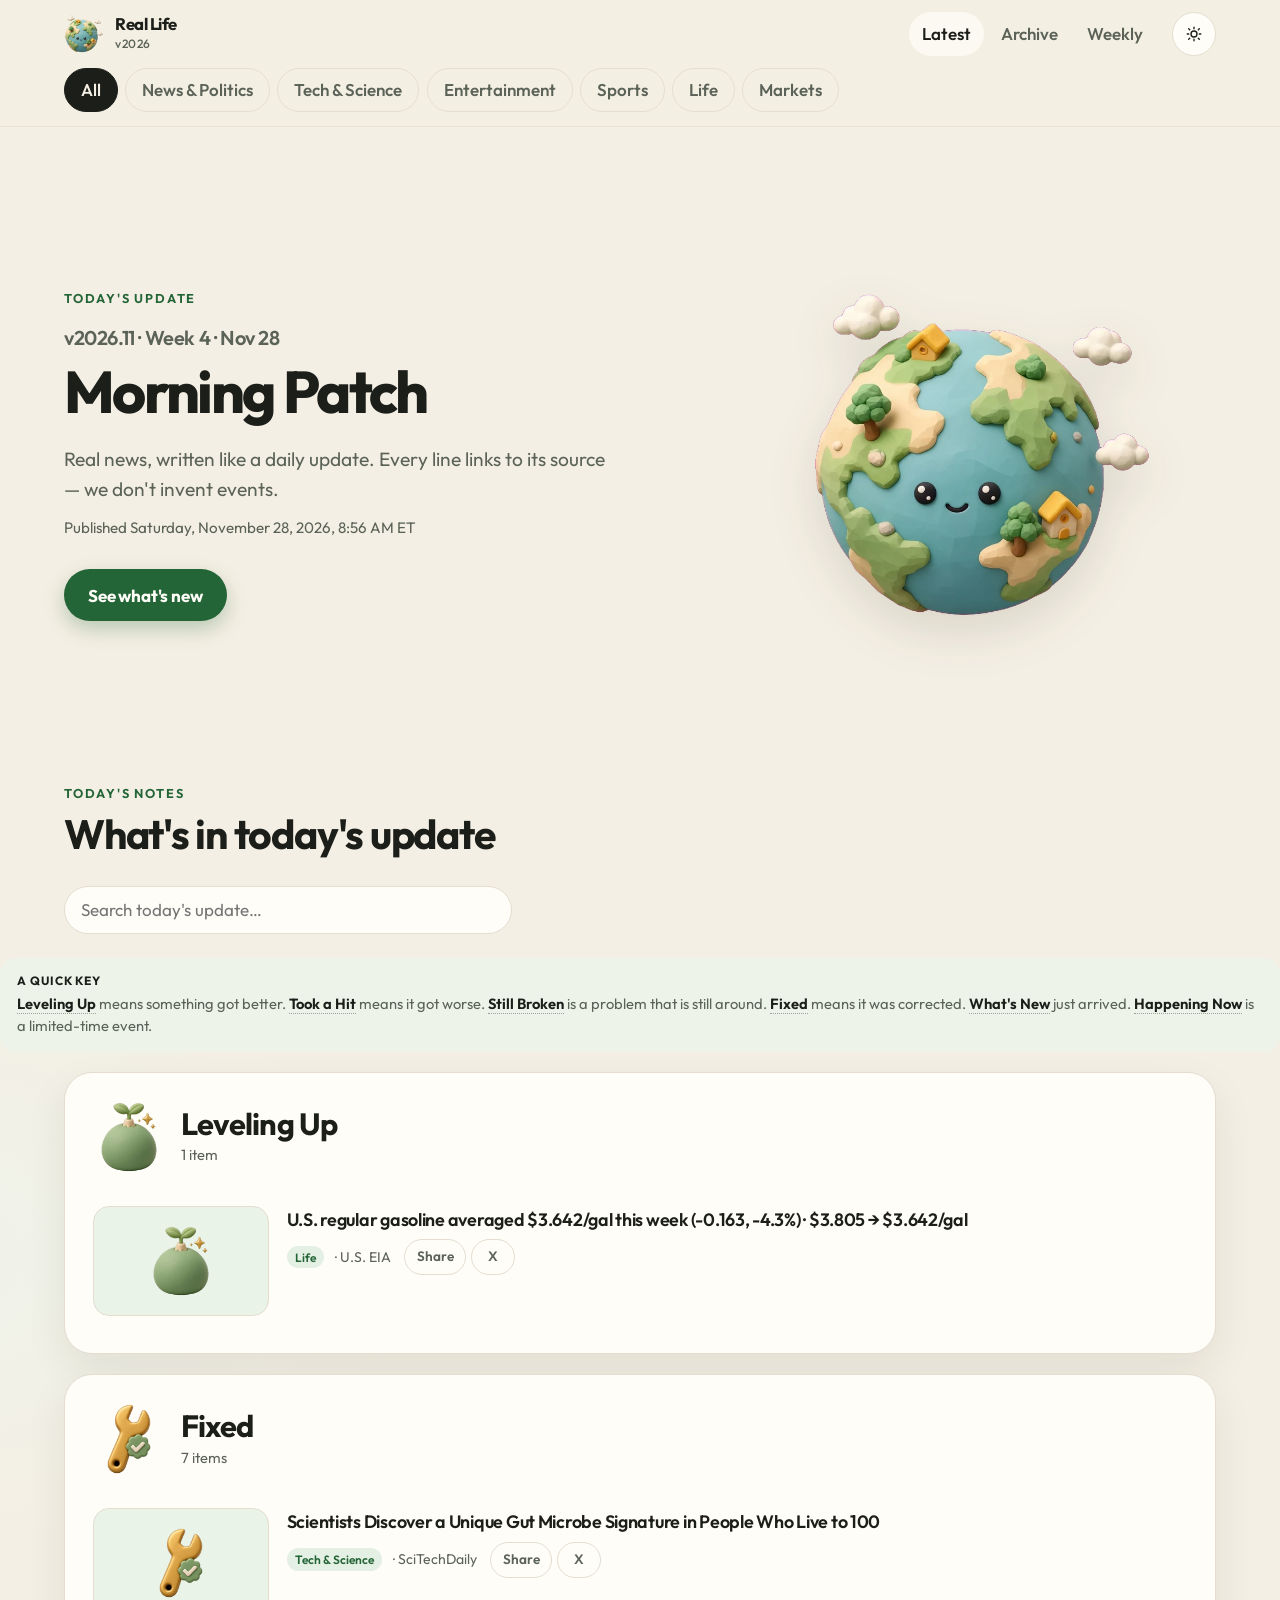
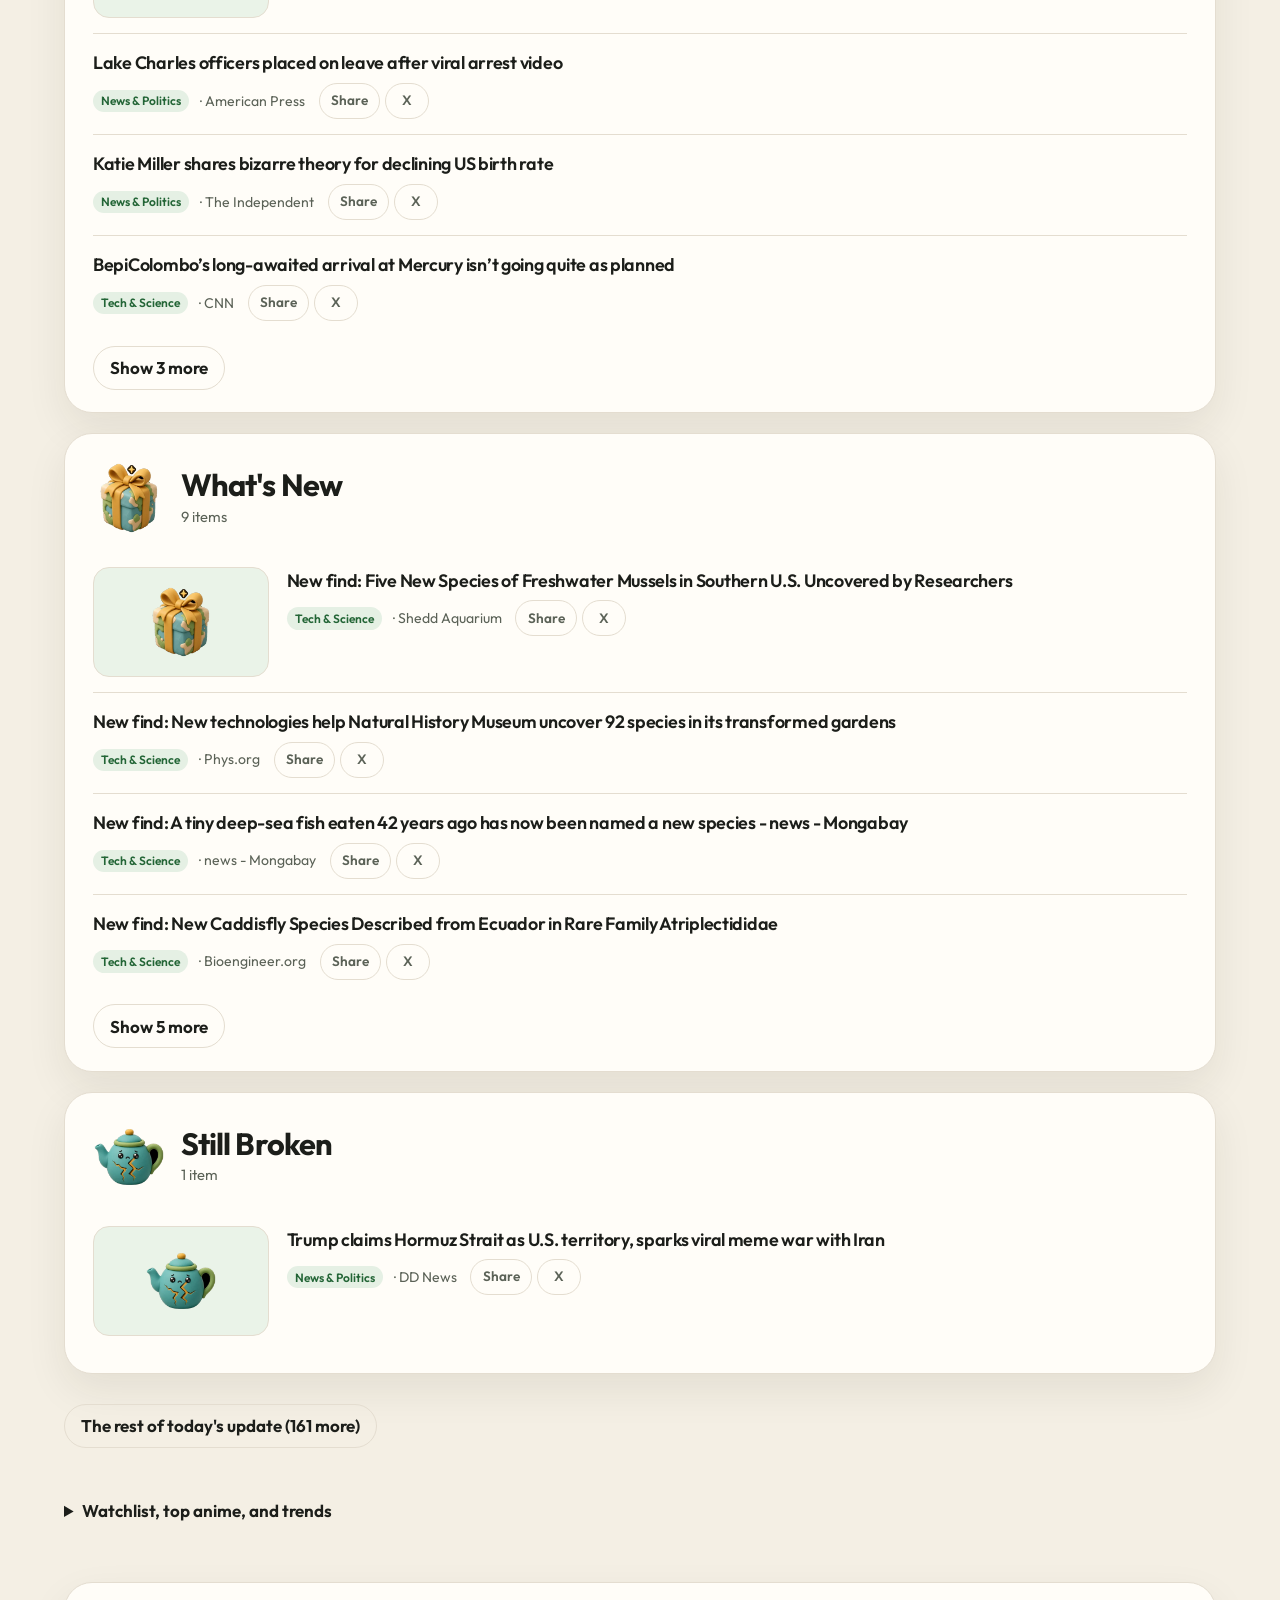
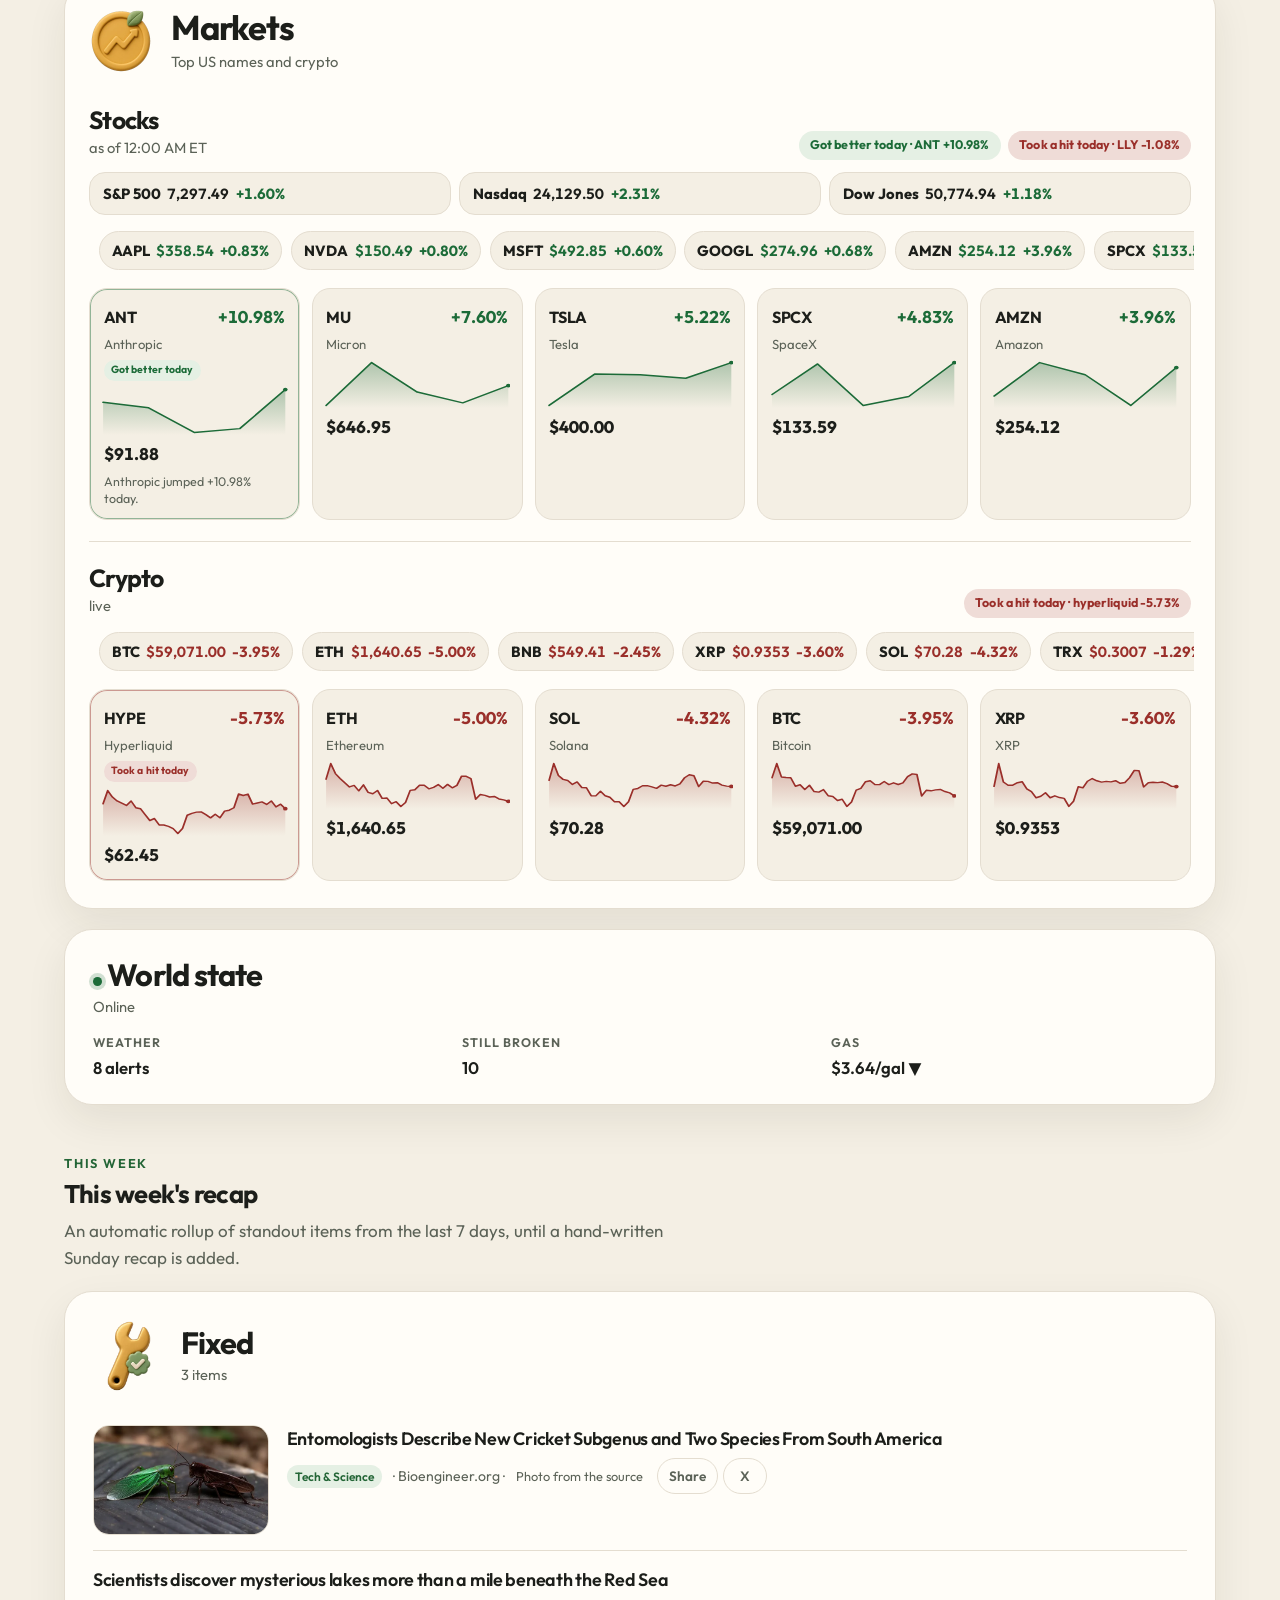
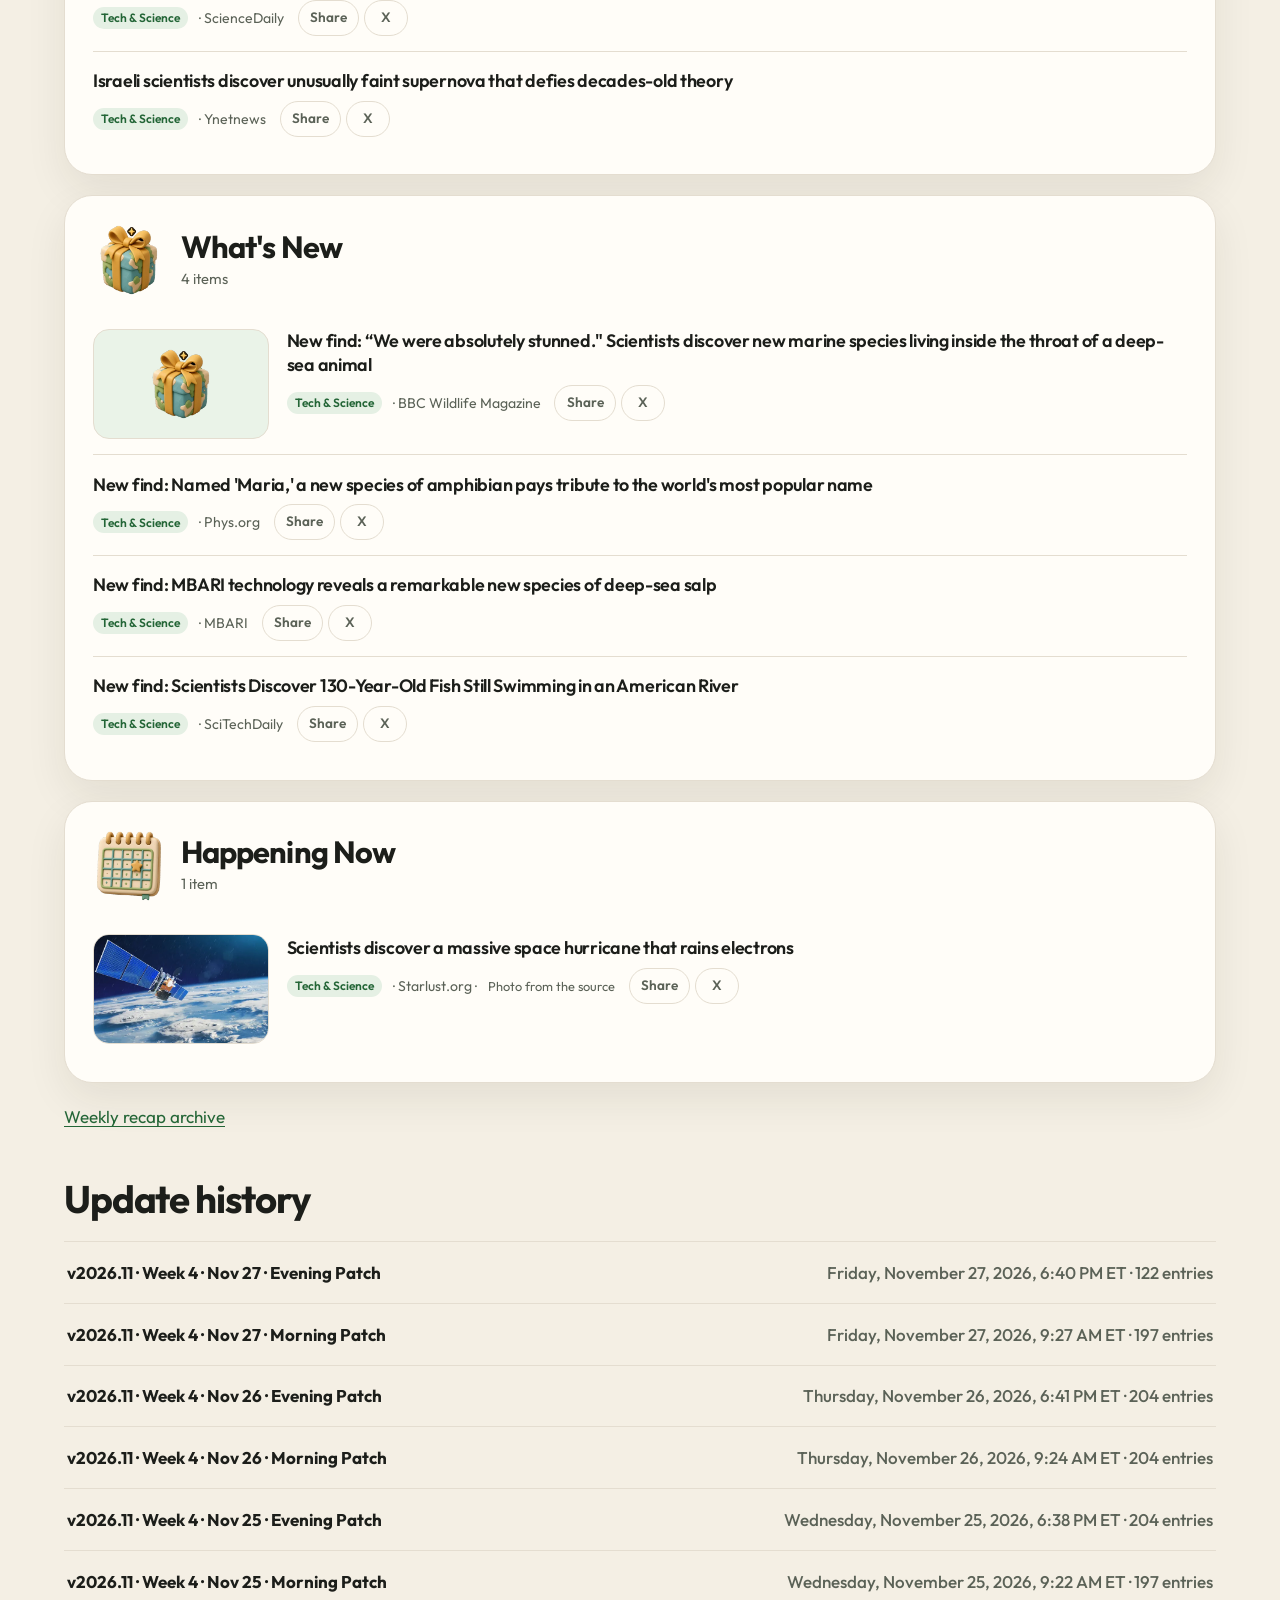
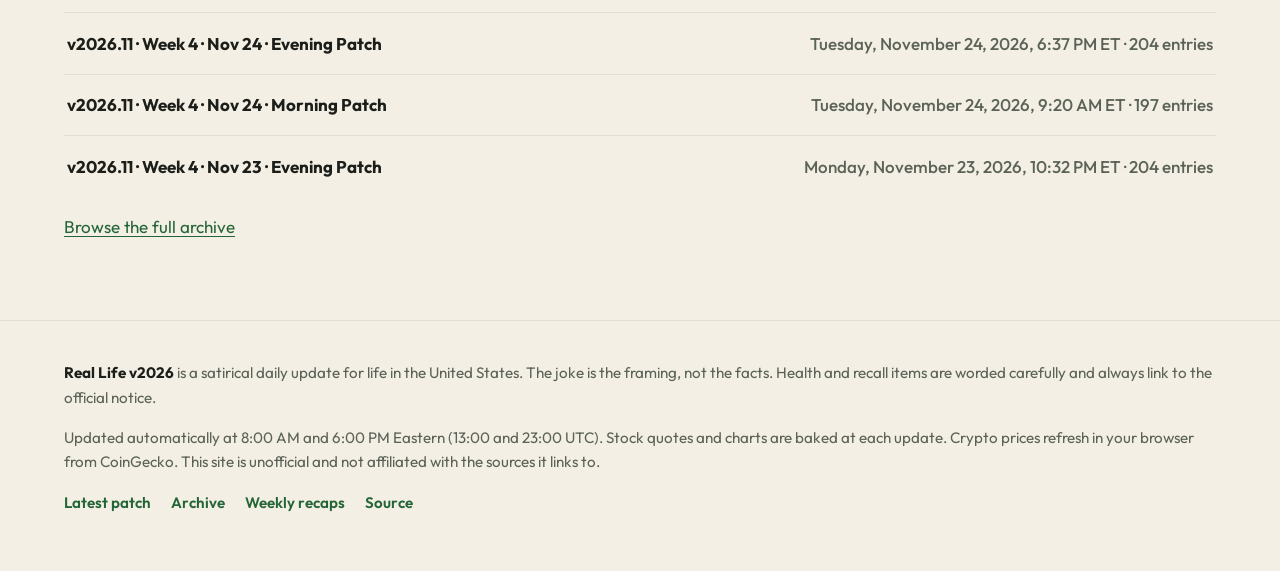
<file: site/index.html>
<!DOCTYPE html>
<html lang="en">
<head>
  <meta charset="utf-8">
  <meta name="viewport" content="width=device-width, initial-scale=1">
  <title>Real Life v2026.11 · Week 4 · Nov 28 · Morning Patch — Today&#x27;s update for America</title>
  <meta name="description" content="Today&#x27;s update for v2026.11 · Week 4 · Nov 28 · Morning Patch. Real headlines, written clearly, with every line linked to its source.">
  <meta name="robots" content="index,follow">
  <link rel="canonical" href="https://theroundtable-byte.github.io/real-life-v2026/">
  <meta property="og:type" content="website">
  <meta property="og:site_name" content="Real Life v2026">
  <meta property="og:title" content="Real Life v2026.11 · Week 4 · Nov 28 · Morning Patch — Today&#x27;s update for America">
  <meta property="og:description" content="Today&#x27;s update for v2026.11 · Week 4 · Nov 28 · Morning Patch. Real headlines, written clearly, with every line linked to its source.">
  <meta property="og:url" content="https://theroundtable-byte.github.io/real-life-v2026/">
  <meta name="twitter:card" content="summary">
  <meta name="twitter:title" content="Real Life v2026.11 · Week 4 · Nov 28 · Morning Patch — Today&#x27;s update for America">
  <meta name="twitter:description" content="Today&#x27;s update for v2026.11 · Week 4 · Nov 28 · Morning Patch. Real headlines, written clearly, with every line linked to its source.">
  <meta name="theme-color" content="#f4efe4">
  <meta property="og:updated_time" content="2026-11-28T08:56:11-05:00">
  <link rel="icon" id="favicon" href="assets/favicon.svg" type="image/svg+xml">
  <link rel="preconnect" href="https://fonts.googleapis.com">
  <link rel="preconnect" href="https://fonts.gstatic.com" crossorigin>
  <link href="https://fonts.googleapis.com/css2?family=Outfit:wght@300..800&display=swap" rel="stylesheet">
  <link rel="stylesheet" href="assets/style.css">
  <script>
    (function () {
      try {
        var t = localStorage.getItem("rlv2026:theme");
        if (!t && window.matchMedia && matchMedia("(prefers-color-scheme: dark)").matches) t = "night";
        if (t === "night") document.documentElement.setAttribute("data-theme", "night");
      } catch (e) {}
    })();
  </script>
  <script type="application/ld+json">
  {"@context": "https://schema.org", "@type": "WebSite", "name": "Real Life v2026", "url": "https://theroundtable-byte.github.io/real-life-v2026/", "description": "A satirical daily update for real life in the United States. Every item is based on a real, linked source.", "inLanguage": "en-US"}
  </script>
</head>
<body>
  <a class="skip" href="#main">Skip to today's update</a>
  <header class="nav">
    <div class="nav-inner">
      <a class="brand" href="index.html">
        <img class="brand-day" src="assets/sprites/world-nav.webp" alt="" width="40" height="40">
        <img class="brand-night" src="assets/sprites/world-nav-night.webp" alt="" width="40" height="40">
        <span><strong>Real Life</strong><em>v2026</em></span>
      </a>
      <nav class="nav-links">
        <a href="index.html" aria-current="page">Latest</a>
        <a href="archive/index.html">Archive</a>
        <a href="weekly/index.html">Weekly</a>
      </nav>
      <button type="button" class="theme-toggle" id="theme-toggle" aria-label="Switch to dark mode" aria-pressed="false">
        <svg class="icon-sun" viewBox="0 0 24 24" aria-hidden="true"><circle cx="12" cy="12" r="4"/><path d="M12 3v2M12 19v2M4.9 4.9l1.4 1.4M17.7 17.7l1.4 1.4M3 12h2M19 12h2M4.9 19.1l1.4-1.4M17.7 6.3l1.4-1.4"/></svg>
        <svg class="icon-moon" viewBox="0 0 24 24" aria-hidden="true"><path d="M20 13.5A8 8 0 1 1 10.5 4 6.4 6.4 0 0 0 20 13.5z"/></svg>
      </button>
    </div>
    <div class="filters" role="group" aria-label="Filter today's update"><button type="button" class="chip is-on" data-filter="all">All</button><button type="button" class="chip" data-filter="News &amp; Politics">News &amp; Politics</button><button type="button" class="chip" data-filter="Tech &amp; Science">Tech &amp; Science</button><button type="button" class="chip" data-filter="Entertainment">Entertainment</button><button type="button" class="chip" data-filter="Sports">Sports</button><button type="button" class="chip" data-filter="Life">Life</button><button type="button" class="chip" data-filter="Markets">Markets</button></div>
  </header>
  
  
  <section class="hero">
    <div class="hero-copy">
      <p class="eyebrow">Today's update</p>
      <p class="hero-ed">v2026.11 · Week 4 · Nov 28</p>
      <h1 class="hero-ver">Morning Patch</h1>
      <p class="hero-tag">Real news, written like a daily update. Every line links to its source — we don't invent events.</p>
      <p class="hero-when">Published Saturday, November 28, 2026, 8:56 AM ET</p>
      <a class="cta" href="#latest">See what's new</a>
    </div>
    <div class="hero-art" id="world-stage">
      <div class="world-motion">
        <img class="mascot world-day" src="assets/sprites/world.webp" alt="A smiling little toy world with tiny trees and houses, the Real Life v2026 mascot." width="320" height="320">
        <img class="mascot world-night" src="assets/sprites/world-night.webp" alt="" width="320" height="320" aria-hidden="true">
        <span class="world-lid lid-l" aria-hidden="true"></span>
        <span class="world-lid lid-r" aria-hidden="true"></span>
      </div>
    </div>
  </section>

  <main id="main">
      
    <article class="patch-post" id="latest" data-patch-id="2026-11-28-morning">
      
      <header class="patch-head">
        <p class="kicker">Today's notes</p>
        <h2>What's in today's update</h2>
      </header>
        
      <div class="search-row">
        <label class="search"><span class="sr">Search today's update</span>
        <input id="q" type="search" placeholder="Search today's update…" autocomplete="off"></label>
      </div>
      <p class="key-legend"><span class="key-legend-label">A quick key</span><span title="Used to be called Buffs">Leveling Up</span> means something got better. <span title="Used to be called Nerfs">Took a Hit</span> means it got worse. <span title="Used to be called Known Bugs">Still Broken</span> is a problem that is still around. <span title="Used to be called Hotfixes or Bug fixes">Fixed</span> means it was corrected. <span title="Used to be called New Content">What's New</span> just arrived. <span title="Used to be called Limited-Time Events">Happening Now</span> is a limited-time event.</p>
      <div id="notes" class="patch-body">
        <section class="sec-card patch-section sec-up reveal" data-section="Leveling Up"><div class="sec-top"><img class="sec-sprite" src="assets/sprites/up.webp" alt="" width="72" height="72"><div><h2 title="Something got better.">Leveling Up</h2><p class="sec-count" title="Something got better.">1 item</p></div></div><ul class="log"><li class="entry is-lead" id="n-ab10f2058391" data-id="ab10f2058391" data-filter="Life" data-section="Leveling Up" data-tier="featured" data-text="u.s. regular gasoline averaged $3.642/gal this week (-0.163, -4.3%)  ·  $3.805 → $3.642/gal u.s. regular gasoline averaged $3.642/gal this week (-0.163, -4.3%) u.s. eia life gas &amp; grocery"><a class="entry-thumb is-fallback" href="https://www.eia.gov/petroleum/gasdiesel/" rel="noopener noreferrer"><img src="assets/sprites/up.webp" alt="" width="320" height="200" loading="lazy" decoding="async"></a><div class="entry-body"><a href="https://www.eia.gov/petroleum/gasdiesel/" rel="noopener noreferrer">U.S. regular gasoline averaged $3.642/gal this week (-0.163, -4.3%)  ·  $3.805 → $3.642/gal</a><span class="meta"><span class="pill">Life</span> · U.S. EIA<span class="share-group"><button type="button" class="share" data-share-text="U.S. regular gasoline averaged $3.642/gal this week (-0.163, -4.3%)  ·  $3.805 → $3.642/gal" data-share-url="https://www.eia.gov/petroleum/gasdiesel/" aria-label="Copy this line">Share</button><a class="share-x" href="https://twitter.com/intent/tweet?text=U.S.%20regular%20gasoline%20averaged%20%243.642/gal%20this%20week%20%28-0.163%2C%20-4.3%25%29%20%20%C2%B7%20%20%243.805%20%E2%86%92%20%243.642/gal%20%E2%80%94%20via%20Real%20Life%20v2026%20https%3A//www.eia.gov/petroleum/gasdiesel/" target="_blank" rel="noopener noreferrer" aria-label="Share this line on X">X</a></span></span></div></li></ul></section><section class="sec-card patch-section sec-fixed reveal" data-section="Fixed"><div class="sec-top"><img class="sec-sprite" src="assets/sprites/fixed.webp" alt="" width="72" height="72"><div><h2 title="A problem was corrected.">Fixed</h2><p class="sec-count" title="A problem was corrected.">7 items</p></div></div><ul class="log"><li class="entry is-lead" id="n-d23af7d7f88f" data-id="d23af7d7f88f" data-filter="Tech &amp; Science" data-section="Fixed" data-tier="featured" data-text="scientists discover a unique gut microbe signature in people who live to 100 scientists discover a unique gut microbe signature in people who live to 100 scitechdaily tech &amp; science science &amp; nature"><a class="entry-thumb is-fallback" href="https://news.google.com/rss/articles/[base64]?oc=5" rel="noopener noreferrer"><img src="assets/sprites/fixed.webp" alt="" width="320" height="200" loading="lazy" decoding="async"></a><div class="entry-body"><a href="https://news.google.com/rss/articles/[base64]?oc=5" rel="noopener noreferrer">Scientists Discover a Unique Gut Microbe Signature in People Who Live to 100</a><span class="meta"><span class="pill">Tech &amp; Science</span> · SciTechDaily<span class="share-group"><button type="button" class="share" data-share-text="Scientists Discover a Unique Gut Microbe Signature in People Who Live to 100" data-share-url="https://news.google.com/rss/articles/[base64]?oc=5" aria-label="Copy this line">Share</button><a class="share-x" href="https://twitter.com/intent/tweet?text=Scientists%20Discover%20a%20Unique%20Gut%20Microbe%20Signature%20in%20People%20Who%20Live%20to%20100%20%E2%80%94%20via%20Real%20Life%20v2026%20https%3A//news.google.com/rss/articles/[base64]%3Foc%3D5" target="_blank" rel="noopener noreferrer" aria-label="Share this line on X">X</a></span></span></div></li><li class="entry" id="n-605f5036657a" data-id="605f5036657a" data-filter="News &amp; Politics" data-section="Fixed" data-tier="featured" data-text="lake charles officers placed on leave after viral arrest video lake charles officers placed on leave after viral arrest video american press news &amp; politics news"><div class="entry-body"><a href="https://news.google.com/rss/articles/[base64]?oc=5" rel="noopener noreferrer">Lake Charles officers placed on leave after viral arrest video</a><span class="meta"><span class="pill">News &amp; Politics</span> · American Press<span class="share-group"><button type="button" class="share" data-share-text="Lake Charles officers placed on leave after viral arrest video" data-share-url="https://news.google.com/rss/articles/[base64]?oc=5" aria-label="Copy this line">Share</button><a class="share-x" href="https://twitter.com/intent/tweet?text=Lake%20Charles%20officers%20placed%20on%20leave%20after%20viral%20arrest%20video%20%E2%80%94%20via%20Real%20Life%20v2026%20https%3A//news.google.com/rss/articles/[base64]%3Foc%3D5" target="_blank" rel="noopener noreferrer" aria-label="Share this line on X">X</a></span></span></div></li><li class="entry" id="n-f081067d40ca" data-id="f081067d40ca" data-filter="News &amp; Politics" data-section="Fixed" data-tier="featured" data-text="katie miller shares bizarre theory for declining us birth rate katie miller shares bizarre theory for declining us birth rate the independent news &amp; politics news"><div class="entry-body"><a href="https://news.google.com/rss/articles/[base64]?oc=5" rel="noopener noreferrer">Katie Miller shares bizarre theory for declining US birth rate</a><span class="meta"><span class="pill">News &amp; Politics</span> · The Independent<span class="share-group"><button type="button" class="share" data-share-text="Katie Miller shares bizarre theory for declining US birth rate" data-share-url="https://news.google.com/rss/articles/[base64]?oc=5" aria-label="Copy this line">Share</button><a class="share-x" href="https://twitter.com/intent/tweet?text=Katie%20Miller%20shares%20bizarre%20theory%20for%20declining%20US%20birth%20rate%20%E2%80%94%20via%20Real%20Life%20v2026%20https%3A//news.google.com/rss/articles/[base64]%3Foc%3D5" target="_blank" rel="noopener noreferrer" aria-label="Share this line on X">X</a></span></span></div></li><li class="entry" id="n-3dad888a5e93" data-id="3dad888a5e93" data-filter="Tech &amp; Science" data-section="Fixed" data-tier="featured" data-text="bepicolombo’s long-awaited arrival at mercury isn’t going quite as planned bepicolombo’s long-awaited arrival at mercury isn’t going quite as planned cnn tech &amp; science science &amp; nature"><div class="entry-body"><a href="https://news.google.com/rss/articles/CBMidkFVX3lxTE11NzU2R09nVGhibjU2OENwY2JHdVM1UFd0X0tTVWRfS2gyckRVSFdIR1pPdXVqeThldnA4VFNzWm9yQ1NPZ083NDVTRlNvS2hlS2RMRS1PeTJFMkw5bDdmSlV1ZE5HdFlJTHBKd0Q3LS1QQ2luVFE?oc=5" rel="noopener noreferrer">BepiColombo’s long-awaited arrival at Mercury isn’t going quite as planned</a><span class="meta"><span class="pill">Tech &amp; Science</span> · CNN<span class="share-group"><button type="button" class="share" data-share-text="BepiColombo’s long-awaited arrival at Mercury isn’t going quite as planned" data-share-url="https://news.google.com/rss/articles/CBMidkFVX3lxTE11NzU2R09nVGhibjU2OENwY2JHdVM1UFd0X0tTVWRfS2gyckRVSFdIR1pPdXVqeThldnA4VFNzWm9yQ1NPZ083NDVTRlNvS2hlS2RMRS1PeTJFMkw5bDdmSlV1ZE5HdFlJTHBKd0Q3LS1QQ2luVFE?oc=5" aria-label="Copy this line">Share</button><a class="share-x" href="https://twitter.com/intent/tweet?text=BepiColombo%E2%80%99s%20long-awaited%20arrival%20at%20Mercury%20isn%E2%80%99t%20going%20quite%20as%20planned%20%E2%80%94%20via%20Real%20Life%20v2026%20https%3A//news.google.com/rss/articles/CBMidkFVX3lxTE11NzU2R09nVGhibjU2OENwY2JHdVM1UFd0X0tTVWRfS2gyckRVSFdIR1pPdXVqeThldnA4VFNzWm9yQ1NPZ083NDVTRlNvS2hlS2RMRS1PeTJFMkw5bDdmSlV1ZE5HdFlJTHBKd0Q3LS1QQ2luVFE%3Foc%3D5" target="_blank" rel="noopener noreferrer" aria-label="Share this line on X">X</a></span></span></div></li><li class="entry is-extra" id="n-6a221bb6ab20" data-id="6a221bb6ab20" data-filter="Tech &amp; Science" data-section="Fixed" data-tier="featured" data-text="nasa&#x27;s voyager 1 stopped transmitting scientific data just before reaching one light-day from earth nasa&#x27;s voyager 1 stopped transmitting scientific data just before reaching one light-day from earth khou tech &amp; science science &amp; nature"><div class="entry-body"><a href="https://news.google.com/rss/articles/[base64]?oc=5" rel="noopener noreferrer">NASA&#x27;s Voyager 1 stopped transmitting scientific data just before reaching one light-day from Earth</a><span class="meta"><span class="pill">Tech &amp; Science</span> · KHOU<span class="share-group"><button type="button" class="share" data-share-text="NASA&#x27;s Voyager 1 stopped transmitting scientific data just before reaching one light-day from Earth" data-share-url="https://news.google.com/rss/articles/[base64]?oc=5" aria-label="Copy this line">Share</button><a class="share-x" href="https://twitter.com/intent/tweet?text=NASA%27s%20Voyager%201%20stopped%20transmitting%20scientific%20data%20just%20before%20reaching%20one%20light-day%20from%20Earth%20%E2%80%94%20via%20Real%20Life%20v2026%20https%3A//news.google.com/rss/articles/[base64]%3Foc%3D5" target="_blank" rel="noopener noreferrer" aria-label="Share this line on X">X</a></span></span></div></li><li class="entry is-extra" id="n-a37812ddfc45" data-id="a37812ddfc45" data-filter="Tech &amp; Science" data-section="Fixed" data-tier="featured" data-text="atlas finds hints of the hidden structure of the vacuum atlas finds hints of the hidden structure of the vacuum phys.org tech &amp; science science &amp; nature"><div class="entry-body"><a href="https://news.google.com/rss/articles/CBMibEFVX3lxTE9jRkdxamhtOHRDUGcyR1VqeWl5Q0F6VDBZZjNNOWFsZ0RXS3F2d20wdXFSUi1xUHJWbG5JdzRNa1hyRFE4RUNkVkY5aU51Vnh0TFRFaGVLdnNDUlhvWTBYSXh4X2pXTjhVcXFJZA?oc=5" rel="noopener noreferrer">ATLAS finds hints of the hidden structure of the vacuum</a><span class="meta"><span class="pill">Tech &amp; Science</span> · Phys.org<span class="share-group"><button type="button" class="share" data-share-text="ATLAS finds hints of the hidden structure of the vacuum" data-share-url="https://news.google.com/rss/articles/CBMibEFVX3lxTE9jRkdxamhtOHRDUGcyR1VqeWl5Q0F6VDBZZjNNOWFsZ0RXS3F2d20wdXFSUi1xUHJWbG5JdzRNa1hyRFE4RUNkVkY5aU51Vnh0TFRFaGVLdnNDUlhvWTBYSXh4X2pXTjhVcXFJZA?oc=5" aria-label="Copy this line">Share</button><a class="share-x" href="https://twitter.com/intent/tweet?text=ATLAS%20finds%20hints%20of%20the%20hidden%20structure%20of%20the%20vacuum%20%E2%80%94%20via%20Real%20Life%20v2026%20https%3A//news.google.com/rss/articles/CBMibEFVX3lxTE9jRkdxamhtOHRDUGcyR1VqeWl5Q0F6VDBZZjNNOWFsZ0RXS3F2d20wdXFSUi1xUHJWbG5JdzRNa1hyRFE4RUNkVkY5aU51Vnh0TFRFaGVLdnNDUlhvWTBYSXh4X2pXTjhVcXFJZA%3Foc%3D5" target="_blank" rel="noopener noreferrer" aria-label="Share this line on X">X</a></span></span></div></li><li class="entry is-extra" id="n-8cdc05ce87c0" data-id="8cdc05ce87c0" data-filter="Tech &amp; Science" data-section="Fixed" data-tier="featured" data-text="nasa expert confirms flash of green light over michigan was a meteor nasa expert confirms flash of green light over michigan was a meteor wzzm13.com tech &amp; science science &amp; nature"><div class="entry-body"><a href="https://news.google.com/rss/articles/[base64]?oc=5" rel="noopener noreferrer">NASA expert confirms flash of green light over Michigan was a meteor</a><span class="meta"><span class="pill">Tech &amp; Science</span> · WZZM13.com<span class="share-group"><button type="button" class="share" data-share-text="NASA expert confirms flash of green light over Michigan was a meteor" data-share-url="https://news.google.com/rss/articles/[base64]?oc=5" aria-label="Copy this line">Share</button><a class="share-x" href="https://twitter.com/intent/tweet?text=NASA%20expert%20confirms%20flash%20of%20green%20light%20over%20Michigan%20was%20a%20meteor%20%E2%80%94%20via%20Real%20Life%20v2026%20https%3A//news.google.com/rss/articles/[base64]%3Foc%3D5" target="_blank" rel="noopener noreferrer" aria-label="Share this line on X">X</a></span></span></div></li></ul><button type="button" class="expand" aria-expanded="false" data-more-label="Show 3 more">Show 3 more</button></section><section class="sec-card patch-section sec-new reveal" data-section="What&#x27;s New"><div class="sec-top"><img class="sec-sprite" src="assets/sprites/new.webp" alt="" width="72" height="72"><div><h2 title="Something arrived or started.">What&#x27;s New</h2><p class="sec-count" title="Something arrived or started.">9 items</p></div></div><ul class="log"><li class="entry is-lead" id="n-7ba9c1e8efcf" data-id="7ba9c1e8efcf" data-filter="Tech &amp; Science" data-section="What&#x27;s New" data-tier="featured" data-text="new find: five new species of freshwater mussels in southern u.s. uncovered by researchers five new species of freshwater mussels in southern u.s. uncovered by researchers shedd aquarium tech &amp; science science &amp; nature"><a class="entry-thumb is-fallback" href="https://news.google.com/rss/articles/[base64]?oc=5" rel="noopener noreferrer"><img src="assets/sprites/new.webp" alt="" width="320" height="200" loading="lazy" decoding="async"></a><div class="entry-body"><a href="https://news.google.com/rss/articles/[base64]?oc=5" rel="noopener noreferrer">New find: Five New Species of Freshwater Mussels in Southern U.S. Uncovered by Researchers</a><span class="meta"><span class="pill">Tech &amp; Science</span> · Shedd Aquarium<span class="share-group"><button type="button" class="share" data-share-text="New find: Five New Species of Freshwater Mussels in Southern U.S. Uncovered by Researchers" data-share-url="https://news.google.com/rss/articles/[base64]?oc=5" aria-label="Copy this line">Share</button><a class="share-x" href="https://twitter.com/intent/tweet?text=New%20find%3A%20Five%20New%20Species%20of%20Freshwater%20Mussels%20in%20Southern%20U.S.%20Uncovered%20by%20Researchers%20%E2%80%94%20via%20Real%20Life%20v2026%20https%3A//news.google.com/rss/articles/[base64]%3Foc%3D5" target="_blank" rel="noopener noreferrer" aria-label="Share this line on X">X</a></span></span></div></li><li class="entry" id="n-ac8e9104577a" data-id="ac8e9104577a" data-filter="Tech &amp; Science" data-section="What&#x27;s New" data-tier="featured" data-text="new find: new technologies help natural history museum uncover 92 species in its transformed gardens new technologies help natural history museum uncover 92 species in its transformed gardens phys.org tech &amp; science science &amp; nature"><div class="entry-body"><a href="https://news.google.com/rss/articles/CBMihAFBVV95cUxNVEZSWk5kYUl3Y3RhZVBCby0xalBYVXZ2RmxUOEZ1T2p6clhuTnNWZVJXeUNZM3U0MnJvQTNrQ0wxNXM3RWMxX1hQZTB2UzhyNHpiMzJ0UW5RWVhad3pLR29QMG1rLTRHRG5SU3ItMWRrTjdaRlZPTF9xblBTVUd5LThQV1E?oc=5" rel="noopener noreferrer">New find: New technologies help Natural History Museum uncover 92 species in its transformed gardens</a><span class="meta"><span class="pill">Tech &amp; Science</span> · Phys.org<span class="share-group"><button type="button" class="share" data-share-text="New find: New technologies help Natural History Museum uncover 92 species in its transformed gardens" data-share-url="https://news.google.com/rss/articles/CBMihAFBVV95cUxNVEZSWk5kYUl3Y3RhZVBCby0xalBYVXZ2RmxUOEZ1T2p6clhuTnNWZVJXeUNZM3U0MnJvQTNrQ0wxNXM3RWMxX1hQZTB2UzhyNHpiMzJ0UW5RWVhad3pLR29QMG1rLTRHRG5SU3ItMWRrTjdaRlZPTF9xblBTVUd5LThQV1E?oc=5" aria-label="Copy this line">Share</button><a class="share-x" href="https://twitter.com/intent/tweet?text=New%20find%3A%20New%20technologies%20help%20Natural%20History%20Museum%20uncover%2092%20species%20in%20its%20transformed%20gardens%20%E2%80%94%20via%20Real%20Life%20v2026%20https%3A//news.google.com/rss/articles/CBMihAFBVV95cUxNVEZSWk5kYUl3Y3RhZVBCby0xalBYVXZ2RmxUOEZ1T2p6clhuTnNWZVJXeUNZM3U0MnJvQTNrQ0wxNXM3RWMxX1hQZTB2UzhyNHpiMzJ0UW5RWVhad3pLR29QMG1rLTRHRG5SU3ItMWRrTjdaRlZPTF9xblBTVUd5LThQV1E%3Foc%3D5" target="_blank" rel="noopener noreferrer" aria-label="Share this line on X">X</a></span></span></div></li><li class="entry" id="n-e3b8d113b0cc" data-id="e3b8d113b0cc" data-filter="Tech &amp; Science" data-section="What&#x27;s New" data-tier="featured" data-text="new find: a tiny deep-sea fish eaten 42 years ago has now been named a new species - news - mongabay a tiny deep-sea fish eaten 42 years ago has now been named a new species - news - mongabay news - mongabay tech &amp; science science &amp; nature"><div class="entry-body"><a href="https://news.google.com/rss/articles/[base64]?oc=5" rel="noopener noreferrer">New find: A tiny deep-sea fish eaten 42 years ago has now been named a new species - news - Mongabay</a><span class="meta"><span class="pill">Tech &amp; Science</span> · news - Mongabay<span class="share-group"><button type="button" class="share" data-share-text="New find: A tiny deep-sea fish eaten 42 years ago has now been named a new species - news - Mongabay" data-share-url="https://news.google.com/rss/articles/[base64]?oc=5" aria-label="Copy this line">Share</button><a class="share-x" href="https://twitter.com/intent/tweet?text=New%20find%3A%20A%20tiny%20deep-sea%20fish%20eaten%2042%20years%20ago%20has%20now%20been%20named%20a%20new%20species%20-%20news%20-%20Mongabay%20%E2%80%94%20via%20Real%20Life%20v2026%20https%3A//news.google.com/rss/articles/[base64]%3Foc%3D5" target="_blank" rel="noopener noreferrer" aria-label="Share this line on X">X</a></span></span></div></li><li class="entry" id="n-65611bf55a5e" data-id="65611bf55a5e" data-filter="Tech &amp; Science" data-section="What&#x27;s New" data-tier="featured" data-text="new find: new caddisfly species described from ecuador in rare family atriplectididae new caddisfly species described from ecuador in rare family atriplectididae bioengineer.org tech &amp; science science &amp; nature"><div class="entry-body"><a href="https://news.google.com/rss/articles/[base64]?oc=5" rel="noopener noreferrer">New find: New Caddisfly Species Described from Ecuador in Rare Family Atriplectididae</a><span class="meta"><span class="pill">Tech &amp; Science</span> · Bioengineer.org<span class="share-group"><button type="button" class="share" data-share-text="New find: New Caddisfly Species Described from Ecuador in Rare Family Atriplectididae" data-share-url="https://news.google.com/rss/articles/[base64]?oc=5" aria-label="Copy this line">Share</button><a class="share-x" href="https://twitter.com/intent/tweet?text=New%20find%3A%20New%20Caddisfly%20Species%20Described%20from%20Ecuador%20in%20Rare%20Family%20Atriplectididae%20%E2%80%94%20via%20Real%20Life%20v2026%20https%3A//news.google.com/rss/articles/[base64]%3Foc%3D5" target="_blank" rel="noopener noreferrer" aria-label="Share this line on X">X</a></span></span></div></li><li class="entry is-extra" id="n-a01e14c717e8" data-id="a01e14c717e8" data-filter="Tech &amp; Science" data-section="What&#x27;s New" data-tier="featured" data-text="new find: mit scientists discover a hidden switch that helps colon cancer spread mit scientists discover a hidden switch that helps colon cancer spread science daily tech &amp; science science &amp; nature"><div class="entry-body"><a href="https://news.google.com/rss/articles/CBMib0FVX3lxTFBhQldHSGlOaC1KWU5ETXpZX203T05zQmFRQUV4MTg3ZTNfUDJuM1VyVVd5NzdPUTk3UHpxeFNqcEhtczlpdGxTS09pWnZFbFhHQ1Q1Zl94RTFjdi12Rk9sNG9scVhiZlFRSF9PUXpWOA?oc=5" rel="noopener noreferrer">New find: MIT scientists discover a hidden switch that helps colon cancer spread</a><span class="meta"><span class="pill">Tech &amp; Science</span> · Science Daily<span class="share-group"><button type="button" class="share" data-share-text="New find: MIT scientists discover a hidden switch that helps colon cancer spread" data-share-url="https://news.google.com/rss/articles/CBMib0FVX3lxTFBhQldHSGlOaC1KWU5ETXpZX203T05zQmFRQUV4MTg3ZTNfUDJuM1VyVVd5NzdPUTk3UHpxeFNqcEhtczlpdGxTS09pWnZFbFhHQ1Q1Zl94RTFjdi12Rk9sNG9scVhiZlFRSF9PUXpWOA?oc=5" aria-label="Copy this line">Share</button><a class="share-x" href="https://twitter.com/intent/tweet?text=New%20find%3A%20MIT%20scientists%20discover%20a%20hidden%20switch%20that%20helps%20colon%20cancer%20spread%20%E2%80%94%20via%20Real%20Life%20v2026%20https%3A//news.google.com/rss/articles/CBMib0FVX3lxTFBhQldHSGlOaC1KWU5ETXpZX203T05zQmFRQUV4MTg3ZTNfUDJuM1VyVVd5NzdPUTk3UHpxeFNqcEhtczlpdGxTS09pWnZFbFhHQ1Q1Zl94RTFjdi12Rk9sNG9scVhiZlFRSF9PUXpWOA%3Foc%3D5" target="_blank" rel="noopener noreferrer" aria-label="Share this line on X">X</a></span></span></div></li><li class="entry is-extra" id="n-820e2203f60e" data-id="820e2203f60e" data-filter="News &amp; Politics" data-section="What&#x27;s New" data-tier="featured" data-text="are tom brady and erin andrews dating? viral thanksgiving video explained are tom brady and erin andrews dating? viral thanksgiving video explained diario as news &amp; politics news"><div class="entry-body"><a href="https://news.google.com/rss/articles/[base64]?oc=5" rel="noopener noreferrer">Are Tom Brady and Erin Andrews dating? Viral Thanksgiving video explained</a><span class="meta"><span class="pill">News &amp; Politics</span> · Diario AS<span class="share-group"><button type="button" class="share" data-share-text="Are Tom Brady and Erin Andrews dating? Viral Thanksgiving video explained" data-share-url="https://news.google.com/rss/articles/[base64]?oc=5" aria-label="Copy this line">Share</button><a class="share-x" href="https://twitter.com/intent/tweet?text=Are%20Tom%20Brady%20and%20Erin%20Andrews%20dating%3F%20Viral%20Thanksgiving%20video%20explained%20%E2%80%94%20via%20Real%20Life%20v2026%20https%3A//news.google.com/rss/articles/[base64]%3Foc%3D5" target="_blank" rel="noopener noreferrer" aria-label="Share this line on X">X</a></span></span></div></li><li class="entry is-extra" id="n-edea7fef8f22" data-id="edea7fef8f22" data-filter="Tech &amp; Science" data-section="What&#x27;s New" data-tier="featured" data-text="new find: this week in science: anxiety in college students, potatoes on the moon and whale snot this week in science: anxiety in college students, potatoes on the moon and whale snot npr science tech &amp; science science &amp; nature"><div class="entry-body"><a href="https://www.npr.org/2026/11/26/nx-s1-6044622/this-week-in-science-anxiety-in-college-students-potatoes-on-the-moon-and-whale-snot" rel="noopener noreferrer">New find: This week in science: anxiety in college students, potatoes on the moon and whale snot</a><span class="meta"><span class="pill">Tech &amp; Science</span> · npr science<span class="share-group"><button type="button" class="share" data-share-text="New find: This week in science: anxiety in college students, potatoes on the moon and whale snot" data-share-url="https://www.npr.org/2026/11/26/nx-s1-6044622/this-week-in-science-anxiety-in-college-students-potatoes-on-the-moon-and-whale-snot" aria-label="Copy this line">Share</button><a class="share-x" href="https://twitter.com/intent/tweet?text=New%20find%3A%20This%20week%20in%20science%3A%20anxiety%20in%20college%20students%2C%20potatoes%20on%20the%20moon%20and%20whale%20snot%20%E2%80%94%20via%20Real%20Life%20v2026%20https%3A//www.npr.org/2026/11/26/nx-s1-6044622/this-week-in-science-anxiety-in-college-students-potatoes-on-the-moon-and-whale-snot" target="_blank" rel="noopener noreferrer" aria-label="Share this line on X">X</a></span></span></div></li><li class="entry is-extra" id="n-7c48c7db846b" data-id="7c48c7db846b" data-filter="Tech &amp; Science" data-section="What&#x27;s New" data-tier="featured" data-text="new find: hera reveals stadium-sized asteroid crater from spacecraft impact hera reveals stadium-sized asteroid crater from spacecraft impact phys.org tech &amp; science science &amp; nature"><div class="entry-body"><a href="https://news.google.com/rss/articles/CBMiekFVX3lxTE5Ec25DQ1FaaXNhOWx0bXlOMldlVFh2Tzl5S1BPdTktNFRpLTJ4dmY2WFZlMkZOLU5aYnp1dmFvbFQ3THpDMHBNZ1RXT0NRWnYzcUhjVHZGZV9Fb3BCVWV3eXpvNkViQ2xYVE1pRWJ5aEFZTVpzMUtHS21R?oc=5" rel="noopener noreferrer">New find: Hera reveals stadium-sized asteroid crater from spacecraft impact</a><span class="meta"><span class="pill">Tech &amp; Science</span> · Phys.org<span class="share-group"><button type="button" class="share" data-share-text="New find: Hera reveals stadium-sized asteroid crater from spacecraft impact" data-share-url="https://news.google.com/rss/articles/CBMiekFVX3lxTE5Ec25DQ1FaaXNhOWx0bXlOMldlVFh2Tzl5S1BPdTktNFRpLTJ4dmY2WFZlMkZOLU5aYnp1dmFvbFQ3THpDMHBNZ1RXT0NRWnYzcUhjVHZGZV9Fb3BCVWV3eXpvNkViQ2xYVE1pRWJ5aEFZTVpzMUtHS21R?oc=5" aria-label="Copy this line">Share</button><a class="share-x" href="https://twitter.com/intent/tweet?text=New%20find%3A%20Hera%20reveals%20stadium-sized%20asteroid%20crater%20from%20spacecraft%20impact%20%E2%80%94%20via%20Real%20Life%20v2026%20https%3A//news.google.com/rss/articles/CBMiekFVX3lxTE5Ec25DQ1FaaXNhOWx0bXlOMldlVFh2Tzl5S1BPdTktNFRpLTJ4dmY2WFZlMkZOLU5aYnp1dmFvbFQ3THpDMHBNZ1RXT0NRWnYzcUhjVHZGZV9Fb3BCVWV3eXpvNkViQ2xYVE1pRWJ5aEFZTVpzMUtHS21R%3Foc%3D5" target="_blank" rel="noopener noreferrer" aria-label="Share this line on X">X</a></span></span></div></li><li class="entry is-extra" id="n-e2645062d480" data-id="e2645062d480" data-filter="Tech &amp; Science" data-section="What&#x27;s New" data-tier="featured" data-text="new find: beaver moon rises nov. 24 as first of 4 consecutive supermoons beaver moon rises nov. 24 as first of 4 consecutive supermoons the weather channel tech &amp; science science &amp; nature"><div class="entry-body"><a href="https://news.google.com/rss/articles/[base64]?oc=5" rel="noopener noreferrer">New find: Beaver Moon rises Nov. 24 as first of 4 consecutive supermoons</a><span class="meta"><span class="pill">Tech &amp; Science</span> · The Weather Channel<span class="share-group"><button type="button" class="share" data-share-text="New find: Beaver Moon rises Nov. 24 as first of 4 consecutive supermoons" data-share-url="https://news.google.com/rss/articles/[base64]?oc=5" aria-label="Copy this line">Share</button><a class="share-x" href="https://twitter.com/intent/tweet?text=New%20find%3A%20Beaver%20Moon%20rises%20Nov.%2024%20as%20first%20of%204%20consecutive%20supermoons%20%E2%80%94%20via%20Real%20Life%20v2026%20https%3A//news.google.com/rss/articles/[base64]%3Foc%3D5" target="_blank" rel="noopener noreferrer" aria-label="Share this line on X">X</a></span></span></div></li></ul><button type="button" class="expand" aria-expanded="false" data-more-label="Show 5 more">Show 5 more</button></section><section class="sec-card patch-section sec-broken reveal" data-section="Still Broken"><div class="sec-top"><img class="sec-sprite" src="assets/sprites/broken.webp" alt="" width="72" height="72"><div><h2 title="A problem that&#x27;s still around.">Still Broken</h2><p class="sec-count" title="A problem that&#x27;s still around.">1 item</p></div></div><ul class="log"><li class="entry is-lead" id="n-bd926382a58e" data-id="bd926382a58e" data-filter="News &amp; Politics" data-section="Still Broken" data-tier="featured" data-text="trump claims hormuz strait as u.s. territory, sparks viral meme war with iran trump claims hormuz strait as u.s. territory, sparks viral meme war with iran dd news news &amp; politics news"><a class="entry-thumb is-fallback" href="https://news.google.com/rss/articles/[base64]?oc=5" rel="noopener noreferrer"><img src="assets/sprites/broken.webp" alt="" width="320" height="200" loading="lazy" decoding="async"></a><div class="entry-body"><a href="https://news.google.com/rss/articles/[base64]?oc=5" rel="noopener noreferrer">Trump claims Hormuz Strait as U.S. territory, sparks viral meme war with Iran</a><span class="meta"><span class="pill">News &amp; Politics</span> · DD News<span class="share-group"><button type="button" class="share" data-share-text="Trump claims Hormuz Strait as U.S. territory, sparks viral meme war with Iran" data-share-url="https://news.google.com/rss/articles/[base64]?oc=5" aria-label="Copy this line">Share</button><a class="share-x" href="https://twitter.com/intent/tweet?text=Trump%20claims%20Hormuz%20Strait%20as%20U.S.%20territory%2C%20sparks%20viral%20meme%20war%20with%20Iran%20%E2%80%94%20via%20Real%20Life%20v2026%20https%3A//news.google.com/rss/articles/[base64]%3Foc%3D5" target="_blank" rel="noopener noreferrer" aria-label="Share this line on X">X</a></span></span></div></li></ul></section>
      </div>
      <div class="more-wrap"><button type="button" class="more" id="full-changelog" aria-expanded="false" aria-controls="full-log">The rest of today's update (161 more)</button></div>
      <div id="full-log" class="full-log" hidden><h2 class="full-h">The rest of today's update</h2><section class="sec-card patch-section sec-up reveal" data-section="Leveling Up"><div class="sec-top"><img class="sec-sprite" src="assets/sprites/up.webp" alt="" width="72" height="72"><div><h2 title="Something got better.">Leveling Up</h2><p class="sec-count" title="Something got better.">37 items</p></div></div><ul class="log"><li class="entry is-lead" id="n-b05e48ba5089" data-id="b05e48ba5089" data-filter="Life" data-section="Leveling Up" data-tier="more" data-text="watch kevin owens honor bronson reed with in-ring tribute, speech at wwe athens watch kevin owens honor bronson reed with in-ring tribute, speech at wwe athens yahoo sports life culture"><a class="entry-thumb is-photo" href="https://news.google.com/rss/articles/[base64]?oc=5" rel="noopener noreferrer"><img src="assets/thumbs/b05e48ba5089.webp" alt="Yahoo Sports" width="320" height="200" loading="lazy" decoding="async"></a><div class="entry-body"><a href="https://news.google.com/rss/articles/[base64]?oc=5" rel="noopener noreferrer">Watch Kevin Owens honor Bronson Reed with in-ring tribute, speech at WWE Athens</a><span class="meta"><span class="pill">Life</span> · Yahoo Sports · <span class="photo-credit">Photo from the source</span><span class="share-group"><button type="button" class="share" data-share-text="Watch Kevin Owens honor Bronson Reed with in-ring tribute, speech at WWE Athens" data-share-url="https://news.google.com/rss/articles/[base64]?oc=5" aria-label="Copy this line">Share</button><a class="share-x" href="https://twitter.com/intent/tweet?text=Watch%20Kevin%20Owens%20honor%20Bronson%20Reed%20with%20in-ring%20tribute%2C%20speech%20at%20WWE%20Athens%20%E2%80%94%20via%20Real%20Life%20v2026%20https%3A//news.google.com/rss/articles/[base64]%3Foc%3D5" target="_blank" rel="noopener noreferrer" aria-label="Share this line on X">X</a></span></span></div></li><li class="entry" id="n-21e05094f56a" data-id="21e05094f56a" data-filter="Entertainment" data-section="Leveling Up" data-tier="more" data-text="ben stiller says ariana grande exceeded his expectations in ‘focker-in-law,’ would do a fifth ‘meet the parents’ film ben stiller says ariana grande exceeded his expectations in ‘focker-in-law,’ would do a fifth ‘meet the parents’ film the hollywood reporter entertainment movies &amp; tv"><div class="entry-body"><a href="https://news.google.com/rss/articles/[base64]?oc=5" rel="noopener noreferrer">Ben Stiller Says Ariana Grande Exceeded His Expectations in ‘Focker-in-Law,’ Would Do a Fifth ‘Meet the Parents’ Film</a><span class="meta"><span class="pill">Entertainment</span> · The Hollywood Reporter<span class="share-group"><button type="button" class="share" data-share-text="Ben Stiller Says Ariana Grande Exceeded His Expectations in ‘Focker-in-Law,’ Would Do a Fifth ‘Meet the Parents’ Film" data-share-url="https://news.google.com/rss/articles/[base64]?oc=5" aria-label="Copy this line">Share</button><a class="share-x" href="https://twitter.com/intent/tweet?text=Ben%20Stiller%20Says%20Ariana%20Grande%20Exceeded%20His%20Expectations%20in%20%E2%80%98Focker-in-Law%2C%E2%80%99%20Would%20Do%20a%20Fifth%20%E2%80%98Meet%20the%20Parents%E2%80%99%20Film%20%E2%80%94%20via%20Real%20Life%20v2026%20https%3A//news.google.com/rss/articles/[base64]%3Foc%3D5" target="_blank" rel="noopener noreferrer" aria-label="Share this line on X">X</a></span></span></div></li><li class="entry" id="n-aa479629fe96" data-id="aa479629fe96" data-filter="Entertainment" data-section="Leveling Up" data-tier="more" data-text="singer tinashe is a &#x27;popstar&#x27; who enjoys exploring genres on her latest album singer tinashe is a &#x27;popstar&#x27; who enjoys exploring genres on her latest album npr music entertainment music"><div class="entry-body"><a href="https://www.npr.org/2026/11/26/nx-s1-5936561-e1/singer-tinashe-is-a-popstar-who-enjoys-exploring-genres-on-her-latest-album" rel="noopener noreferrer">Singer Tinashe is a &#x27;Popstar&#x27; who enjoys exploring genres on her latest album</a><span class="meta"><span class="pill">Entertainment</span> · npr music<span class="share-group"><button type="button" class="share" data-share-text="Singer Tinashe is a &#x27;Popstar&#x27; who enjoys exploring genres on her latest album" data-share-url="https://www.npr.org/2026/11/26/nx-s1-5936561-e1/singer-tinashe-is-a-popstar-who-enjoys-exploring-genres-on-her-latest-album" aria-label="Copy this line">Share</button><a class="share-x" href="https://twitter.com/intent/tweet?text=Singer%20Tinashe%20is%20a%20%27Popstar%27%20who%20enjoys%20exploring%20genres%20on%20her%20latest%20album%20%E2%80%94%20via%20Real%20Life%20v2026%20https%3A//www.npr.org/2026/11/26/nx-s1-5936561-e1/singer-tinashe-is-a-popstar-who-enjoys-exploring-genres-on-her-latest-album" target="_blank" rel="noopener noreferrer" aria-label="Share this line on X">X</a></span></span></div></li><li class="entry" id="n-5f1e81320612" data-id="5f1e81320612" data-filter="Entertainment" data-section="Leveling Up" data-tier="more" data-text="&#x27;everywhere man&#x27; traces the trajectory of under-the-radar music producer peter asher &#x27;everywhere man&#x27; traces the trajectory of under-the-radar music producer peter asher npr music entertainment music"><div class="entry-body"><a href="https://www.npr.org/2026/11/26/nx-s1-6053221/everywhere-man-peter-asher" rel="noopener noreferrer">&#x27;Everywhere Man&#x27; traces the trajectory of under-the-radar music producer Peter Asher</a><span class="meta"><span class="pill">Entertainment</span> · npr music<span class="share-group"><button type="button" class="share" data-share-text="&#x27;Everywhere Man&#x27; traces the trajectory of under-the-radar music producer Peter Asher" data-share-url="https://www.npr.org/2026/11/26/nx-s1-6053221/everywhere-man-peter-asher" aria-label="Copy this line">Share</button><a class="share-x" href="https://twitter.com/intent/tweet?text=%27Everywhere%20Man%27%20traces%20the%20trajectory%20of%20under-the-radar%20music%20producer%20Peter%20Asher%20%E2%80%94%20via%20Real%20Life%20v2026%20https%3A//www.npr.org/2026/11/26/nx-s1-6053221/everywhere-man-peter-asher" target="_blank" rel="noopener noreferrer" aria-label="Share this line on X">X</a></span></span></div></li><li class="entry is-extra" id="n-1ca6c9ab4fc2" data-id="1ca6c9ab4fc2" data-filter="News &amp; Politics" data-section="Leveling Up" data-tier="more" data-text="lineup: venezuela to repeal law that bans opposition figures from office venezuela to repeal law that bans opposition figures from office al jazeera news &amp; politics politics"><div class="entry-body"><a href="https://news.google.com/rss/articles/[base64]?oc=5" rel="noopener noreferrer">Lineup: Venezuela to repeal law that bans opposition figures from office</a><span class="meta"><span class="pill">News &amp; Politics</span> · Al Jazeera<span class="share-group"><button type="button" class="share" data-share-text="Lineup: Venezuela to repeal law that bans opposition figures from office" data-share-url="https://news.google.com/rss/articles/[base64]?oc=5" aria-label="Copy this line">Share</button><a class="share-x" href="https://twitter.com/intent/tweet?text=Lineup%3A%20Venezuela%20to%20repeal%20law%20that%20bans%20opposition%20figures%20from%20office%20%E2%80%94%20via%20Real%20Life%20v2026%20https%3A//news.google.com/rss/articles/[base64]%3Foc%3D5" target="_blank" rel="noopener noreferrer" aria-label="Share this line on X">X</a></span></span></div></li><li class="entry is-extra" id="n-c88fa4f3fc1a" data-id="c88fa4f3fc1a" data-filter="News &amp; Politics" data-section="Leveling Up" data-tier="more" data-text="meet 5 young lawmakers bringing generational change to congress meet 5 young lawmakers bringing generational change to congress the hill news &amp; politics politics"><div class="entry-body"><a href="https://news.google.com/rss/articles/CBMifEFVX3lxTE5pU0tIWm5ENTRNVXN1bXNGMTh6bTlLbGdwZ2JacjF1TUJvbjRUVGtGUDlOWkpwbkNvVlA0U1pab3B6dkMtSE1fYmw4TmN6LUdkcHk5U0JfdjBHb2I2djZpTlh3MHMwVWR4X3NkZTAtRDIxRGNrWlVVa1JMSTk?oc=5" rel="noopener noreferrer">Meet 5 young lawmakers bringing generational change to Congress</a><span class="meta"><span class="pill">News &amp; Politics</span> · The Hill<span class="share-group"><button type="button" class="share" data-share-text="Meet 5 young lawmakers bringing generational change to Congress" data-share-url="https://news.google.com/rss/articles/CBMifEFVX3lxTE5pU0tIWm5ENTRNVXN1bXNGMTh6bTlLbGdwZ2JacjF1TUJvbjRUVGtGUDlOWkpwbkNvVlA0U1pab3B6dkMtSE1fYmw4TmN6LUdkcHk5U0JfdjBHb2I2djZpTlh3MHMwVWR4X3NkZTAtRDIxRGNrWlVVa1JMSTk?oc=5" aria-label="Copy this line">Share</button><a class="share-x" href="https://twitter.com/intent/tweet?text=Meet%205%20young%20lawmakers%20bringing%20generational%20change%20to%20Congress%20%E2%80%94%20via%20Real%20Life%20v2026%20https%3A//news.google.com/rss/articles/CBMifEFVX3lxTE5pU0tIWm5ENTRNVXN1bXNGMTh6bTlLbGdwZ2JacjF1TUJvbjRUVGtGUDlOWkpwbkNvVlA0U1pab3B6dkMtSE1fYmw4TmN6LUdkcHk5U0JfdjBHb2I2djZpTlh3MHMwVWR4X3NkZTAtRDIxRGNrWlVVa1JMSTk%3Foc%3D5" target="_blank" rel="noopener noreferrer" aria-label="Share this line on X">X</a></span></span></div></li><li class="entry is-extra" id="n-fa5ecb62a6c6" data-id="fa5ecb62a6c6" data-filter="News &amp; Politics" data-section="Leveling Up" data-tier="more" data-text="lineup: downfall of shanghai party chief opens route to pinnacle of politics downfall of shanghai party chief opens route to pinnacle of politics reuters news &amp; politics politics"><div class="entry-body"><a href="https://news.google.com/rss/articles/[base64]?oc=5" rel="noopener noreferrer">Lineup: Downfall of Shanghai Party chief opens route to pinnacle of politics</a><span class="meta"><span class="pill">News &amp; Politics</span> · Reuters<span class="share-group"><button type="button" class="share" data-share-text="Lineup: Downfall of Shanghai Party chief opens route to pinnacle of politics" data-share-url="https://news.google.com/rss/articles/[base64]?oc=5" aria-label="Copy this line">Share</button><a class="share-x" href="https://twitter.com/intent/tweet?text=Lineup%3A%20Downfall%20of%20Shanghai%20Party%20chief%20opens%20route%20to%20pinnacle%20of%20politics%20%E2%80%94%20via%20Real%20Life%20v2026%20https%3A//news.google.com/rss/articles/[base64]%3Foc%3D5" target="_blank" rel="noopener noreferrer" aria-label="Share this line on X">X</a></span></span></div></li><li class="entry is-extra" id="n-3c2c72eaaf46" data-id="3c2c72eaaf46" data-filter="News &amp; Politics" data-section="Leveling Up" data-tier="more" data-text="lineup: is a version of anna paulina luna in gta 6? is a version of anna paulina luna in gta 6? tampa bay times news &amp; politics politics"><div class="entry-body"><a href="https://news.google.com/rss/articles/[base64]?oc=5" rel="noopener noreferrer">Lineup: Is a version of Anna Paulina Luna in GTA 6?</a><span class="meta"><span class="pill">News &amp; Politics</span> · Tampa Bay Times<span class="share-group"><button type="button" class="share" data-share-text="Lineup: Is a version of Anna Paulina Luna in GTA 6?" data-share-url="https://news.google.com/rss/articles/[base64]?oc=5" aria-label="Copy this line">Share</button><a class="share-x" href="https://twitter.com/intent/tweet?text=Lineup%3A%20Is%20a%20version%20of%20Anna%20Paulina%20Luna%20in%20GTA%206%3F%20%E2%80%94%20via%20Real%20Life%20v2026%20https%3A//news.google.com/rss/articles/[base64]%3Foc%3D5" target="_blank" rel="noopener noreferrer" aria-label="Share this line on X">X</a></span></span></div></li><li class="entry is-extra" id="n-5d78522fa2ef" data-id="5d78522fa2ef" data-filter="Markets" data-section="Leveling Up" data-tier="more" data-text="jensen huang said nvidia’s blackwell chips were too big to smuggle. bloomberg just found them in china. jensen huang said nvidia’s blackwell chips were too big to smuggle. bloomberg just found them in china. yahoo finance markets markets"><div class="entry-body"><a href="https://news.google.com/rss/articles/[base64]?oc=5" rel="noopener noreferrer">Jensen Huang Said Nvidia’s Blackwell Chips Were Too Big to Smuggle. Bloomberg Just Found Them in China.</a><span class="meta"><span class="pill">Markets</span> · Yahoo Finance<span class="share-group"><button type="button" class="share" data-share-text="Jensen Huang Said Nvidia’s Blackwell Chips Were Too Big to Smuggle. Bloomberg Just Found Them in China." data-share-url="https://news.google.com/rss/articles/[base64]?oc=5" aria-label="Copy this line">Share</button><a class="share-x" href="https://twitter.com/intent/tweet?text=Jensen%20Huang%20Said%20Nvidia%E2%80%99s%20Blackwell%20Chips%20Were%20Too%20Big%20to%20Smuggle.%20Bloomberg%20Just%20Found%20Them%20in%20China.%20%E2%80%94%20via%20Real%20Life%20v2026%20https%3A//news.google.com/rss/articles/[base64]%3Foc%3D5" target="_blank" rel="noopener noreferrer" aria-label="Share this line on X">X</a></span></span></div></li><li class="entry is-extra" id="n-76a61cc7f9a5" data-id="76a61cc7f9a5" data-filter="Markets" data-section="Leveling Up" data-tier="more" data-text="americans are more exposed to the stock market than ever before americans are more exposed to the stock market than ever before wsj markets markets"><div class="entry-body"><a href="https://news.google.com/rss/articles/CBMidEFVX3lxTFAwajBpX0pHSkQ3RFZLUTFTZlN4Um0xdWFJOEhJd0ZaT2VYQmVpeEEtWVBqdVZ2YnVyNkUzTC1pMm9mSGd2ZGFwQkZWd25iSHZRV1lYZUpFM2tnVTU3VjNsSXctWTRMM2tuT1BIMk1IX1ZHN2tt?oc=5" rel="noopener noreferrer">Americans Are More Exposed to the Stock Market Than Ever Before</a><span class="meta"><span class="pill">Markets</span> · WSJ<span class="share-group"><button type="button" class="share" data-share-text="Americans Are More Exposed to the Stock Market Than Ever Before" data-share-url="https://news.google.com/rss/articles/CBMidEFVX3lxTFAwajBpX0pHSkQ3RFZLUTFTZlN4Um0xdWFJOEhJd0ZaT2VYQmVpeEEtWVBqdVZ2YnVyNkUzTC1pMm9mSGd2ZGFwQkZWd25iSHZRV1lYZUpFM2tnVTU3VjNsSXctWTRMM2tuT1BIMk1IX1ZHN2tt?oc=5" aria-label="Copy this line">Share</button><a class="share-x" href="https://twitter.com/intent/tweet?text=Americans%20Are%20More%20Exposed%20to%20the%20Stock%20Market%20Than%20Ever%20Before%20%E2%80%94%20via%20Real%20Life%20v2026%20https%3A//news.google.com/rss/articles/CBMidEFVX3lxTFAwajBpX0pHSkQ3RFZLUTFTZlN4Um0xdWFJOEhJd0ZaT2VYQmVpeEEtWVBqdVZ2YnVyNkUzTC1pMm9mSGd2ZGFwQkZWd25iSHZRV1lYZUpFM2tnVTU3VjNsSXctWTRMM2tuT1BIMk1IX1ZHN2tt%3Foc%3D5" target="_blank" rel="noopener noreferrer" aria-label="Share this line on X">X</a></span></span></div></li><li class="entry is-extra" id="n-ba5c7685ff09" data-id="ba5c7685ff09" data-filter="Markets" data-section="Leveling Up" data-tier="more" data-text="openai counter-sues apple over alleged theft of trade secrets openai counter-sues apple over alleged theft of trade secrets bbc markets markets"><div class="entry-body"><a href="https://news.google.com/rss/articles/CBMiW0FVX3lxTE1ZMTRnUnFSMXZRRkxSclFrOHFnU3dtN3JETUpjbnBYNGF1WU1tMDhqdFQzemRIQUxKTmxlZjdkOXpGNHFIV3hmX211M2tpQnY5NXBnUVlxSWxIR0k?oc=5" rel="noopener noreferrer">OpenAI counter-sues Apple over alleged theft of trade secrets</a><span class="meta"><span class="pill">Markets</span> · BBC<span class="share-group"><button type="button" class="share" data-share-text="OpenAI counter-sues Apple over alleged theft of trade secrets" data-share-url="https://news.google.com/rss/articles/CBMiW0FVX3lxTE1ZMTRnUnFSMXZRRkxSclFrOHFnU3dtN3JETUpjbnBYNGF1WU1tMDhqdFQzemRIQUxKTmxlZjdkOXpGNHFIV3hmX211M2tpQnY5NXBnUVlxSWxIR0k?oc=5" aria-label="Copy this line">Share</button><a class="share-x" href="https://twitter.com/intent/tweet?text=OpenAI%20counter-sues%20Apple%20over%20alleged%20theft%20of%20trade%20secrets%20%E2%80%94%20via%20Real%20Life%20v2026%20https%3A//news.google.com/rss/articles/CBMiW0FVX3lxTE1ZMTRnUnFSMXZRRkxSclFrOHFnU3dtN3JETUpjbnBYNGF1WU1tMDhqdFQzemRIQUxKTmxlZjdkOXpGNHFIV3hmX211M2tpQnY5NXBnUVlxSWxIR0k%3Foc%3D5" target="_blank" rel="noopener noreferrer" aria-label="Share this line on X">X</a></span></span></div></li><li class="entry is-extra" id="n-7656da8f47d2" data-id="7656da8f47d2" data-filter="Entertainment" data-section="Leveling Up" data-tier="more" data-text="everything coming to netflix in december 2026 everything coming to netflix in december 2026 ign entertainment gaming"><div class="entry-body"><a href="https://www.ign.com/articles/whats-new-on-netflix-in-december-2026" rel="noopener noreferrer">Everything Coming to Netflix in December 2026</a><span class="meta"><span class="pill">Entertainment</span> · ign<span class="share-group"><button type="button" class="share" data-share-text="Everything Coming to Netflix in December 2026" data-share-url="https://www.ign.com/articles/whats-new-on-netflix-in-december-2026" aria-label="Copy this line">Share</button><a class="share-x" href="https://twitter.com/intent/tweet?text=Everything%20Coming%20to%20Netflix%20in%20December%202026%20%E2%80%94%20via%20Real%20Life%20v2026%20https%3A//www.ign.com/articles/whats-new-on-netflix-in-december-2026" target="_blank" rel="noopener noreferrer" aria-label="Share this line on X">X</a></span></span></div></li><li class="entry is-extra" id="n-5cf886ca80c4" data-id="5cf886ca80c4" data-filter="Entertainment" data-section="Leveling Up" data-tier="more" data-text="amazon has a bunch of monopoly board games on sale, including kpop demon hunters and animal crossing amazon has a bunch of monopoly board games on sale, including kpop demon hunters and animal crossing ign entertainment gaming"><div class="entry-body"><a href="https://www.ign.com/articles/monopoly-board-games-on-sale-for-black-friday-2026" rel="noopener noreferrer">Amazon Has a Bunch of Monopoly Board Games on Sale, Including KPop Demon Hunters and Animal Crossing</a><span class="meta"><span class="pill">Entertainment</span> · ign<span class="share-group"><button type="button" class="share" data-share-text="Amazon Has a Bunch of Monopoly Board Games on Sale, Including KPop Demon Hunters and Animal Crossing" data-share-url="https://www.ign.com/articles/monopoly-board-games-on-sale-for-black-friday-2026" aria-label="Copy this line">Share</button><a class="share-x" href="https://twitter.com/intent/tweet?text=Amazon%20Has%20a%20Bunch%20of%20Monopoly%20Board%20Games%20on%20Sale%2C%20Including%20KPop%20Demon%20Hunters%20and%20Animal%20Crossing%20%E2%80%94%20via%20Real%20Life%20v2026%20https%3A//www.ign.com/articles/monopoly-board-games-on-sale-for-black-friday-2026" target="_blank" rel="noopener noreferrer" aria-label="Share this line on X">X</a></span></span></div></li><li class="entry is-extra" id="n-72cebb282572" data-id="72cebb282572" data-filter="Entertainment" data-section="Leveling Up" data-tier="more" data-text="concern for rumored the simpsons: hit &amp; run remake amid radical game cancelation concern for rumored the simpsons: hit &amp; run remake amid radical game cancelation ign entertainment gaming"><div class="entry-body"><a href="https://www.ign.com/articles/radical-entertainment-layoffs-simpsons-hit-run-remake-cancellation" rel="noopener noreferrer">Concern for Rumored The Simpsons: Hit &amp; Run Remake Amid Radical Game Cancelation</a><span class="meta"><span class="pill">Entertainment</span> · ign<span class="share-group"><button type="button" class="share" data-share-text="Concern for Rumored The Simpsons: Hit &amp; Run Remake Amid Radical Game Cancelation" data-share-url="https://www.ign.com/articles/radical-entertainment-layoffs-simpsons-hit-run-remake-cancellation" aria-label="Copy this line">Share</button><a class="share-x" href="https://twitter.com/intent/tweet?text=Concern%20for%20Rumored%20The%20Simpsons%3A%20Hit%20%26%20Run%20Remake%20Amid%20Radical%20Game%20Cancelation%20%E2%80%94%20via%20Real%20Life%20v2026%20https%3A//www.ign.com/articles/radical-entertainment-layoffs-simpsons-hit-run-remake-cancellation" target="_blank" rel="noopener noreferrer" aria-label="Share this line on X">X</a></span></span></div></li><li class="entry is-extra" id="n-a9076e057d01" data-id="a9076e057d01" data-filter="Entertainment" data-section="Leveling Up" data-tier="more" data-text="stephen king&#x27;s near-perfect 2-part thriller is officially being removed from netflix stephen king&#x27;s near-perfect 2-part thriller is officially being removed from netflix polygon entertainment gaming"><div class="entry-body"><a href="https://www.polygon.com/castle-rock-leaving-netflix/" rel="noopener noreferrer">Stephen King&#x27;s Near-Perfect 2-Part Thriller Is Officially Being Removed From Netflix</a><span class="meta"><span class="pill">Entertainment</span> · polygon<span class="share-group"><button type="button" class="share" data-share-text="Stephen King&#x27;s Near-Perfect 2-Part Thriller Is Officially Being Removed From Netflix" data-share-url="https://www.polygon.com/castle-rock-leaving-netflix/" aria-label="Copy this line">Share</button><a class="share-x" href="https://twitter.com/intent/tweet?text=Stephen%20King%27s%20Near-Perfect%202-Part%20Thriller%20Is%20Officially%20Being%20Removed%20From%20Netflix%20%E2%80%94%20via%20Real%20Life%20v2026%20https%3A//www.polygon.com/castle-rock-leaving-netflix/" target="_blank" rel="noopener noreferrer" aria-label="Share this line on X">X</a></span></span></div></li><li class="entry is-extra" id="n-33d36076844f" data-id="33d36076844f" data-filter="Entertainment" data-section="Leveling Up" data-tier="more" data-text="12 years later, hbo&#x27;s near-perfect vampire series still has an unwatchable ending 12 years later, hbo&#x27;s near-perfect vampire series still has an unwatchable ending polygon entertainment gaming"><div class="entry-body"><a href="https://www.polygon.com/true-blood-series-finale-look-back/" rel="noopener noreferrer">12 Years Later, Hbo&#x27;s Near-Perfect Vampire Series Still Has an Unwatchable Ending</a><span class="meta"><span class="pill">Entertainment</span> · polygon<span class="share-group"><button type="button" class="share" data-share-text="12 Years Later, Hbo&#x27;s Near-Perfect Vampire Series Still Has an Unwatchable Ending" data-share-url="https://www.polygon.com/true-blood-series-finale-look-back/" aria-label="Copy this line">Share</button><a class="share-x" href="https://twitter.com/intent/tweet?text=12%20Years%20Later%2C%20Hbo%27s%20Near-Perfect%20Vampire%20Series%20Still%20Has%20an%20Unwatchable%20Ending%20%E2%80%94%20via%20Real%20Life%20v2026%20https%3A//www.polygon.com/true-blood-series-finale-look-back/" target="_blank" rel="noopener noreferrer" aria-label="Share this line on X">X</a></span></span></div></li><li class="entry is-extra" id="n-1ced506a6cc2" data-id="1ced506a6cc2" data-filter="Entertainment" data-section="Leveling Up" data-tier="more" data-text="30 years later, star trek&#x27;s greatest &#x27;next generation&#x27; movie is officially free to stream 30 years later, star trek&#x27;s greatest &#x27;next generation&#x27; movie is officially free to stream polygon entertainment gaming"><div class="entry-body"><a href="https://www.polygon.com/star-trek-first-contact-best-next-generation-movie/" rel="noopener noreferrer">30 Years Later, Star Trek&#x27;s Greatest &#x27;Next Generation&#x27; Movie Is Officially Free to Stream</a><span class="meta"><span class="pill">Entertainment</span> · polygon<span class="share-group"><button type="button" class="share" data-share-text="30 Years Later, Star Trek&#x27;s Greatest &#x27;Next Generation&#x27; Movie Is Officially Free to Stream" data-share-url="https://www.polygon.com/star-trek-first-contact-best-next-generation-movie/" aria-label="Copy this line">Share</button><a class="share-x" href="https://twitter.com/intent/tweet?text=30%20Years%20Later%2C%20Star%20Trek%27s%20Greatest%20%27Next%20Generation%27%20Movie%20Is%20Officially%20Free%20to%20Stream%20%E2%80%94%20via%20Real%20Life%20v2026%20https%3A//www.polygon.com/star-trek-first-contact-best-next-generation-movie/" target="_blank" rel="noopener noreferrer" aria-label="Share this line on X">X</a></span></span></div></li><li class="entry is-extra" id="n-0a62c35e276f" data-id="0a62c35e276f" data-filter="Entertainment" data-section="Leveling Up" data-tier="more" data-text="fight the bleak friday blues with 12 incredible indie games to slam on your wishlist fight the bleak friday blues with 12 incredible indie games to slam on your wishlist kotaku entertainment gaming"><div class="entry-body"><a href="https://kotaku.com/fight-the-bleak-friday-blues-with-12-astonishing-indie-games-to-slam-on-your-wishlist-2001001287" rel="noopener noreferrer">Fight The Bleak Friday Blues With 12 Incredible Indie Games To Slam On Your Wishlist</a><span class="meta"><span class="pill">Entertainment</span> · kotaku<span class="share-group"><button type="button" class="share" data-share-text="Fight The Bleak Friday Blues With 12 Incredible Indie Games To Slam On Your Wishlist" data-share-url="https://kotaku.com/fight-the-bleak-friday-blues-with-12-astonishing-indie-games-to-slam-on-your-wishlist-2001001287" aria-label="Copy this line">Share</button><a class="share-x" href="https://twitter.com/intent/tweet?text=Fight%20The%20Bleak%20Friday%20Blues%20With%2012%20Incredible%20Indie%20Games%20To%20Slam%20On%20Your%20Wishlist%20%E2%80%94%20via%20Real%20Life%20v2026%20https%3A//kotaku.com/fight-the-bleak-friday-blues-with-12-astonishing-indie-games-to-slam-on-your-wishlist-2001001287" target="_blank" rel="noopener noreferrer" aria-label="Share this line on X">X</a></span></span></div></li><li class="entry is-extra" id="n-96fb37dbc4e7" data-id="96fb37dbc4e7" data-filter="Entertainment" data-section="Leveling Up" data-tier="more" data-text="fans worry the simpsons: hit &amp; run remake may have been killed amid studio layoffs fans worry the simpsons: hit &amp; run remake may have been killed amid studio layoffs kotaku entertainment gaming"><div class="entry-body"><a href="https://kotaku.com/fans-worry-the-simpsons-hit-run-remake-may-have-been-killed-amid-studio-layoffs-2001001317" rel="noopener noreferrer">Fans Worry The Simpsons: Hit &amp; Run Remake May Have Been Killed Amid Studio Layoffs</a><span class="meta"><span class="pill">Entertainment</span> · kotaku<span class="share-group"><button type="button" class="share" data-share-text="Fans Worry The Simpsons: Hit &amp; Run Remake May Have Been Killed Amid Studio Layoffs" data-share-url="https://kotaku.com/fans-worry-the-simpsons-hit-run-remake-may-have-been-killed-amid-studio-layoffs-2001001317" aria-label="Copy this line">Share</button><a class="share-x" href="https://twitter.com/intent/tweet?text=Fans%20Worry%20The%20Simpsons%3A%20Hit%20%26%20Run%20Remake%20May%20Have%20Been%20Killed%20Amid%20Studio%20Layoffs%20%E2%80%94%20via%20Real%20Life%20v2026%20https%3A//kotaku.com/fans-worry-the-simpsons-hit-run-remake-may-have-been-killed-amid-studio-layoffs-2001001317" target="_blank" rel="noopener noreferrer" aria-label="Share this line on X">X</a></span></span></div></li><li class="entry is-extra" id="n-65b90e5159a9" data-id="65b90e5159a9" data-filter="Entertainment" data-section="Leveling Up" data-tier="more" data-text="help out some bumbling penguins with this week’s epic games store freebie help out some bumbling penguins with this week’s epic games store freebie gamespot entertainment gaming"><div class="entry-body"><a href="https://www.gamespot.com/articles/free-games-epic-games-store/1100-6476419/" rel="noopener noreferrer">Help Out Some Bumbling Penguins With This Week’s Epic Games Store Freebie</a><span class="meta"><span class="pill">Entertainment</span> · gamespot<span class="share-group"><button type="button" class="share" data-share-text="Help Out Some Bumbling Penguins With This Week’s Epic Games Store Freebie" data-share-url="https://www.gamespot.com/articles/free-games-epic-games-store/1100-6476419/" aria-label="Copy this line">Share</button><a class="share-x" href="https://twitter.com/intent/tweet?text=Help%20Out%20Some%20Bumbling%20Penguins%20With%20This%20Week%E2%80%99s%20Epic%20Games%20Store%20Freebie%20%E2%80%94%20via%20Real%20Life%20v2026%20https%3A//www.gamespot.com/articles/free-games-epic-games-store/1100-6476419/" target="_blank" rel="noopener noreferrer" aria-label="Share this line on X">X</a></span></span></div></li><li class="entry is-extra" id="n-180ed0ece97f" data-id="180ed0ece97f" data-filter="Entertainment" data-section="Leveling Up" data-tier="more" data-text="migrant worker tale ‘luz and flor’ finds prehistoric filipino and indonesian humans in spain at jaff market migrant worker tale ‘luz and flor’ finds prehistoric filipino and indonesian humans in spain at jaff market variety entertainment movies &amp; tv"><div class="entry-body"><a href="https://variety.com/2026/film/markets-festivals/migrant-worker-tale-luz-and-flor-prehistoric-humans-spain-1236959961/" rel="noopener noreferrer">Migrant Worker Tale ‘Luz and Flor’ Finds Prehistoric Filipino and Indonesian Humans in Spain at JAFF Market</a><span class="meta"><span class="pill">Entertainment</span> · variety<span class="share-group"><button type="button" class="share" data-share-text="Migrant Worker Tale ‘Luz and Flor’ Finds Prehistoric Filipino and Indonesian Humans in Spain at JAFF Market" data-share-url="https://variety.com/2026/film/markets-festivals/migrant-worker-tale-luz-and-flor-prehistoric-humans-spain-1236959961/" aria-label="Copy this line">Share</button><a class="share-x" href="https://twitter.com/intent/tweet?text=Migrant%20Worker%20Tale%20%E2%80%98Luz%20and%20Flor%E2%80%99%20Finds%20Prehistoric%20Filipino%20and%20Indonesian%20Humans%20in%20Spain%20at%20JAFF%20Market%20%E2%80%94%20via%20Real%20Life%20v2026%20https%3A//variety.com/2026/film/markets-festivals/migrant-worker-tale-luz-and-flor-prehistoric-humans-spain-1236959961/" target="_blank" rel="noopener noreferrer" aria-label="Share this line on X">X</a></span></span></div></li><li class="entry is-extra" id="n-b4f4c4f8be18" data-id="b4f4c4f8be18" data-filter="Entertainment" data-section="Leveling Up" data-tier="more" data-text="jermaine haley, wwe wrestler known as bronson reed, dies at 38 jermaine haley, wwe wrestler known as bronson reed, dies at 38 hollywood entertainment movies &amp; tv"><div class="entry-body"><a href="https://www.hollywoodreporter.com/news/general-news/jermaine-haley-dead-wwe-wrestler-bronson-reed-1236764314/" rel="noopener noreferrer">Jermaine Haley, WWE Wrestler Known as Bronson Reed, Dies at 38</a><span class="meta"><span class="pill">Entertainment</span> · hollywood<span class="share-group"><button type="button" class="share" data-share-text="Jermaine Haley, WWE Wrestler Known as Bronson Reed, Dies at 38" data-share-url="https://www.hollywoodreporter.com/news/general-news/jermaine-haley-dead-wwe-wrestler-bronson-reed-1236764314/" aria-label="Copy this line">Share</button><a class="share-x" href="https://twitter.com/intent/tweet?text=Jermaine%20Haley%2C%20WWE%20Wrestler%20Known%20as%20Bronson%20Reed%2C%20Dies%20at%2038%20%E2%80%94%20via%20Real%20Life%20v2026%20https%3A//www.hollywoodreporter.com/news/general-news/jermaine-haley-dead-wwe-wrestler-bronson-reed-1236764314/" target="_blank" rel="noopener noreferrer" aria-label="Share this line on X">X</a></span></span></div></li><li class="entry is-extra" id="n-14ae0597b625" data-id="14ae0597b625" data-filter="Entertainment" data-section="Leveling Up" data-tier="more" data-text="bet announces new chaka khan humanitarian prize at friday’s soul train awards bet announces new chaka khan humanitarian prize at friday’s soul train awards deadline entertainment movies &amp; tv"><div class="entry-body"><a href="https://deadline.com/2026/11/bet-announces-new-chaka-khan-humanitarian-award-1237234511/" rel="noopener noreferrer">BET Announces New Chaka Khan Humanitarian Prize At Friday’s Soul Train Awards</a><span class="meta"><span class="pill">Entertainment</span> · deadline<span class="share-group"><button type="button" class="share" data-share-text="BET Announces New Chaka Khan Humanitarian Prize At Friday’s Soul Train Awards" data-share-url="https://deadline.com/2026/11/bet-announces-new-chaka-khan-humanitarian-award-1237234511/" aria-label="Copy this line">Share</button><a class="share-x" href="https://twitter.com/intent/tweet?text=BET%20Announces%20New%20Chaka%20Khan%20Humanitarian%20Prize%20At%20Friday%E2%80%99s%20Soul%20Train%20Awards%20%E2%80%94%20via%20Real%20Life%20v2026%20https%3A//deadline.com/2026/11/bet-announces-new-chaka-khan-humanitarian-award-1237234511/" target="_blank" rel="noopener noreferrer" aria-label="Share this line on X">X</a></span></span></div></li><li class="entry is-extra" id="n-39f518d5c7e0" data-id="39f518d5c7e0" data-filter="Entertainment" data-section="Leveling Up" data-tier="more" data-text="bob greenblatt opines why viewers aren’t sampling new shows today: “it’s easier to just escape to seinfeld or downton abbey” bob greenblatt opines why viewers aren’t sampling new shows today: “it’s easier to just escape to seinfeld or downton abbey” deadline entertainment movies &amp; tv"><div class="entry-body"><a href="https://deadline.com/2026/11/bob-greenblatt-talks-challenge-launching-new-shows-today-1237234508/" rel="noopener noreferrer">Bob Greenblatt Opines Why Viewers Aren’t Sampling New Shows Today: “It’s Easier To Just Escape To Seinfeld or Downton Abbey”</a><span class="meta"><span class="pill">Entertainment</span> · deadline<span class="share-group"><button type="button" class="share" data-share-text="Bob Greenblatt Opines Why Viewers Aren’t Sampling New Shows Today: “It’s Easier To Just Escape To Seinfeld or Downton Abbey”" data-share-url="https://deadline.com/2026/11/bob-greenblatt-talks-challenge-launching-new-shows-today-1237234508/" aria-label="Copy this line">Share</button><a class="share-x" href="https://twitter.com/intent/tweet?text=Bob%20Greenblatt%20Opines%20Why%20Viewers%20Aren%E2%80%99t%20Sampling%20New%20Shows%20Today%3A%20%E2%80%9CIt%E2%80%99s%20Easier%20To%20Just%20Escape%20To%20Seinfeld%20or%20Downton%20Abbey%E2%80%9D%20%E2%80%94%20via%20Real%20Life%20v2026%20https%3A//deadline.com/2026/11/bob-greenblatt-talks-challenge-launching-new-shows-today-1237234508/" target="_blank" rel="noopener noreferrer" aria-label="Share this line on X">X</a></span></span></div></li><li class="entry is-extra" id="n-56d23acb8a65" data-id="56d23acb8a65" data-filter="Entertainment" data-section="Leveling Up" data-tier="more" data-text="how a mismatched trailer seal, k9 alert led to police finding $1.86m worth of cocaine how a mismatched trailer seal, k9 alert led to police finding $1.86m worth of cocaine clickondetroit | wdiv local 4 entertainment movies &amp; tv"><div class="entry-body"><a href="https://news.google.com/rss/articles/[base64]?oc=5" rel="noopener noreferrer">How a mismatched trailer seal, K9 alert led to police finding $1.86M worth of cocaine</a><span class="meta"><span class="pill">Entertainment</span> · ClickOnDetroit | WDIV Local 4<span class="share-group"><button type="button" class="share" data-share-text="How a mismatched trailer seal, K9 alert led to police finding $1.86M worth of cocaine" data-share-url="https://news.google.com/rss/articles/[base64]?oc=5" aria-label="Copy this line">Share</button><a class="share-x" href="https://twitter.com/intent/tweet?text=How%20a%20mismatched%20trailer%20seal%2C%20K9%20alert%20led%20to%20police%20finding%20%241.86M%20worth%20of%20cocaine%20%E2%80%94%20via%20Real%20Life%20v2026%20https%3A//news.google.com/rss/articles/[base64]%3Foc%3D5" target="_blank" rel="noopener noreferrer" aria-label="Share this line on X">X</a></span></span></div></li><li class="entry is-extra" id="n-fd7367c24289" data-id="fd7367c24289" data-filter="Entertainment" data-section="Leveling Up" data-tier="more" data-text="naver webtoon&#x27;s cuts make app wins google play&#x27;s best app of the year award for 2026 in s. korea naver webtoon&#x27;s cuts make app wins google play&#x27;s best app of the year award for 2026 in s. korea ann news entertainment anime &amp; manga"><div class="entry-body"><a href="https://www.animenewsnetwork.com/news/2026-11-28/naver-webtoon-cuts-make-app-wins-google-play-best-app-of-the-year-award-for-2026-in-s-korea/.244076" rel="noopener noreferrer">Naver Webtoon&#x27;s Cuts Make App Wins Google Play&#x27;s Best App of the Year Award for 2026 in S. Korea</a><span class="meta"><span class="pill">Entertainment</span> · ann news<span class="share-group"><button type="button" class="share" data-share-text="Naver Webtoon&#x27;s Cuts Make App Wins Google Play&#x27;s Best App of the Year Award for 2026 in S. Korea" data-share-url="https://www.animenewsnetwork.com/news/2026-11-28/naver-webtoon-cuts-make-app-wins-google-play-best-app-of-the-year-award-for-2026-in-s-korea/.244076" aria-label="Copy this line">Share</button><a class="share-x" href="https://twitter.com/intent/tweet?text=Naver%20Webtoon%27s%20Cuts%20Make%20App%20Wins%20Google%20Play%27s%20Best%20App%20of%20the%20Year%20Award%20for%202026%20in%20S.%20Korea%20%E2%80%94%20via%20Real%20Life%20v2026%20https%3A//www.animenewsnetwork.com/news/2026-11-28/naver-webtoon-cuts-make-app-wins-google-play-best-app-of-the-year-award-for-2026-in-s-korea/.244076" target="_blank" rel="noopener noreferrer" aria-label="Share this line on X">X</a></span></span></div></li><li class="entry is-extra" id="n-d60c006bd407" data-id="d60c006bd407" data-filter="Entertainment" data-section="Leveling Up" data-tier="more" data-text="temppal: overgeared pc, mobile game debuts in korea, taiwan, hong kong, macau temppal: overgeared pc, mobile game debuts in korea, taiwan, hong kong, macau ann news entertainment anime &amp; manga"><div class="entry-body"><a href="https://www.animenewsnetwork.com/news/2026-11-28/temppal-overgeared-pc-mobile-game-debuts-in-korea-taiwan-hong-kong-macau/.244240" rel="noopener noreferrer">Temppal: Overgeared PC, Mobile Game Debuts in Korea, Taiwan, Hong Kong, Macau</a><span class="meta"><span class="pill">Entertainment</span> · ann news<span class="share-group"><button type="button" class="share" data-share-text="Temppal: Overgeared PC, Mobile Game Debuts in Korea, Taiwan, Hong Kong, Macau" data-share-url="https://www.animenewsnetwork.com/news/2026-11-28/temppal-overgeared-pc-mobile-game-debuts-in-korea-taiwan-hong-kong-macau/.244240" aria-label="Copy this line">Share</button><a class="share-x" href="https://twitter.com/intent/tweet?text=Temppal%3A%20Overgeared%20PC%2C%20Mobile%20Game%20Debuts%20in%20Korea%2C%20Taiwan%2C%20Hong%20Kong%2C%20Macau%20%E2%80%94%20via%20Real%20Life%20v2026%20https%3A//www.animenewsnetwork.com/news/2026-11-28/temppal-overgeared-pc-mobile-game-debuts-in-korea-taiwan-hong-kong-macau/.244240" target="_blank" rel="noopener noreferrer" aria-label="Share this line on X">X</a></span></span></div></li><li class="entry is-extra" id="n-f4028d317264" data-id="f4028d317264" data-filter="Entertainment" data-section="Leveling Up" data-tier="more" data-text="medaka kuroiwa is impervious to my charms season 2 reveals song artists, january 5 debut in video medaka kuroiwa is impervious to my charms season 2 reveals song artists, january 5 debut in video ann news entertainment anime &amp; manga"><div class="entry-body"><a href="https://www.animenewsnetwork.com/news/2026-11-28/medaka-kuroiwa-is-impervious-to-my-charms-season-2-reveals-song-artists-january-5-debut-in-video/.244272" rel="noopener noreferrer">Medaka Kuroiwa is Impervious to My Charms Season 2 Reveals Song Artists, January 5 Debut in Video</a><span class="meta"><span class="pill">Entertainment</span> · ann news<span class="share-group"><button type="button" class="share" data-share-text="Medaka Kuroiwa is Impervious to My Charms Season 2 Reveals Song Artists, January 5 Debut in Video" data-share-url="https://www.animenewsnetwork.com/news/2026-11-28/medaka-kuroiwa-is-impervious-to-my-charms-season-2-reveals-song-artists-january-5-debut-in-video/.244272" aria-label="Copy this line">Share</button><a class="share-x" href="https://twitter.com/intent/tweet?text=Medaka%20Kuroiwa%20is%20Impervious%20to%20My%20Charms%20Season%202%20Reveals%20Song%20Artists%2C%20January%205%20Debut%20in%20Video%20%E2%80%94%20via%20Real%20Life%20v2026%20https%3A//www.animenewsnetwork.com/news/2026-11-28/medaka-kuroiwa-is-impervious-to-my-charms-season-2-reveals-song-artists-january-5-debut-in-video/.244272" target="_blank" rel="noopener noreferrer" aria-label="Share this line on X">X</a></span></span></div></li><li class="entry is-extra" id="n-a0ffe27b3ba4" data-id="a0ffe27b3ba4" data-filter="Entertainment" data-section="Leveling Up" data-tier="more" data-text="black clover emerges as japan&#x27;s hottest anime of the year contender black clover emerges as japan&#x27;s hottest anime of the year contender imdb entertainment anime &amp; manga"><div class="entry-body"><a href="https://news.google.com/rss/articles/CBMiZ0FVX3lxTE56Q3g3QkVvSHFiYmlxS2M2UkdLMWU4TzdYdUFkOHUwU0JPY3NhZnhqVmpOWWxLdnZobENIcmNTOUlxRjVBQ0x2NHplRjl6c2hsVGl6NWhIeVpHZHNaVW9CbnZSbWhmVzQ?oc=5" rel="noopener noreferrer">Black Clover Emerges As Japan&#x27;s Hottest Anime Of The Year Contender</a><span class="meta"><span class="pill">Entertainment</span> · IMDb<span class="share-group"><button type="button" class="share" data-share-text="Black Clover Emerges As Japan&#x27;s Hottest Anime Of The Year Contender" data-share-url="https://news.google.com/rss/articles/CBMiZ0FVX3lxTE56Q3g3QkVvSHFiYmlxS2M2UkdLMWU4TzdYdUFkOHUwU0JPY3NhZnhqVmpOWWxLdnZobENIcmNTOUlxRjVBQ0x2NHplRjl6c2hsVGl6NWhIeVpHZHNaVW9CbnZSbWhmVzQ?oc=5" aria-label="Copy this line">Share</button><a class="share-x" href="https://twitter.com/intent/tweet?text=Black%20Clover%20Emerges%20As%20Japan%27s%20Hottest%20Anime%20Of%20The%20Year%20Contender%20%E2%80%94%20via%20Real%20Life%20v2026%20https%3A//news.google.com/rss/articles/CBMiZ0FVX3lxTE56Q3g3QkVvSHFiYmlxS2M2UkdLMWU4TzdYdUFkOHUwU0JPY3NhZnhqVmpOWWxLdnZobENIcmNTOUlxRjVBQ0x2NHplRjl6c2hsVGl6NWhIeVpHZHNaVW9CbnZSbWhmVzQ%3Foc%3D5" target="_blank" rel="noopener noreferrer" aria-label="Share this line on X">X</a></span></span></div></li><li class="entry is-extra" id="n-c781615d3267" data-id="c781615d3267" data-filter="Sports" data-section="Leveling Up" data-tier="more" data-text="labriola on the win over the broncos labriola on the win over the broncos steelers.com sports sports"><div class="entry-body"><a href="https://news.google.com/rss/articles/CBMifEFVX3lxTE00ZW90SFcwQ2F6a2RFLUxNRUR6SmNqWldZY0o3bFRVMjZob3VhMFJqeGE4d2RpM0xrX2F0VmViLVFMZ0JUQWQ4dG5LMVRSLVVfdXNrclFnOTNFeGxOaFEzTWNXeDRnbFBUTTNMTUJWU196VkJyOGIweXhXZnM?oc=5" rel="noopener noreferrer">Labriola on the win over the Broncos</a><span class="meta"><span class="pill">Sports</span> · Steelers.com<span class="share-group"><button type="button" class="share" data-share-text="Labriola on the win over the Broncos" data-share-url="https://news.google.com/rss/articles/CBMifEFVX3lxTE00ZW90SFcwQ2F6a2RFLUxNRUR6SmNqWldZY0o3bFRVMjZob3VhMFJqeGE4d2RpM0xrX2F0VmViLVFMZ0JUQWQ4dG5LMVRSLVVfdXNrclFnOTNFeGxOaFEzTWNXeDRnbFBUTTNMTUJWU196VkJyOGIweXhXZnM?oc=5" aria-label="Copy this line">Share</button><a class="share-x" href="https://twitter.com/intent/tweet?text=Labriola%20on%20the%20win%20over%20the%20Broncos%20%E2%80%94%20via%20Real%20Life%20v2026%20https%3A//news.google.com/rss/articles/CBMifEFVX3lxTE00ZW90SFcwQ2F6a2RFLUxNRUR6SmNqWldZY0o3bFRVMjZob3VhMFJqeGE4d2RpM0xrX2F0VmViLVFMZ0JUQWQ4dG5LMVRSLVVfdXNrclFnOTNFeGxOaFEzTWNXeDRnbFBUTTNMTUJWU196VkJyOGIweXhXZnM%3Foc%3D5" target="_blank" rel="noopener noreferrer" aria-label="Share this line on X">X</a></span></span></div></li><li class="entry is-extra" id="n-86697588f911" data-id="86697588f911" data-filter="Sports" data-section="Leveling Up" data-tier="more" data-text="lineup: texas is going to the sec title game. texas a&amp;m is going into a long, long offseason texas is going to the sec title game. texas a&amp;m is going into a long, long offseason the new york times sports sports"><div class="entry-body"><a href="https://news.google.com/rss/articles/[base64]?oc=5" rel="noopener noreferrer">Lineup: Texas is going to the SEC title game. Texas A&amp;M is going into a long, long offseason</a><span class="meta"><span class="pill">Sports</span> · The New York Times<span class="share-group"><button type="button" class="share" data-share-text="Lineup: Texas is going to the SEC title game. Texas A&amp;M is going into a long, long offseason" data-share-url="https://news.google.com/rss/articles/[base64]?oc=5" aria-label="Copy this line">Share</button><a class="share-x" href="https://twitter.com/intent/tweet?text=Lineup%3A%20Texas%20is%20going%20to%20the%20SEC%20title%20game.%20Texas%20A%26M%20is%20going%20into%20a%20long%2C%20long%20offseason%20%E2%80%94%20via%20Real%20Life%20v2026%20https%3A//news.google.com/rss/articles/[base64]%3Foc%3D5" target="_blank" rel="noopener noreferrer" aria-label="Share this line on X">X</a></span></span></div></li><li class="entry is-extra" id="n-43998d6ac80b" data-id="43998d6ac80b" data-filter="Sports" data-section="Leveling Up" data-tier="more" data-text="official bama247 game predictions: discussing 91st iron bowl in bryant-denny stadium official bama247 game predictions: discussing 91st iron bowl in bryant-denny stadium 247sports sports sports"><div class="entry-body"><a href="https://news.google.com/rss/articles/[base64]?oc=5" rel="noopener noreferrer">Official Bama247 Game Predictions: Discussing 91st Iron Bowl in Bryant-Denny Stadium</a><span class="meta"><span class="pill">Sports</span> · 247Sports<span class="share-group"><button type="button" class="share" data-share-text="Official Bama247 Game Predictions: Discussing 91st Iron Bowl in Bryant-Denny Stadium" data-share-url="https://news.google.com/rss/articles/[base64]?oc=5" aria-label="Copy this line">Share</button><a class="share-x" href="https://twitter.com/intent/tweet?text=Official%20Bama247%20Game%20Predictions%3A%20Discussing%2091st%20Iron%20Bowl%20in%20Bryant-Denny%20Stadium%20%E2%80%94%20via%20Real%20Life%20v2026%20https%3A//news.google.com/rss/articles/[base64]%3Foc%3D5" target="_blank" rel="noopener noreferrer" aria-label="Share this line on X">X</a></span></span></div></li><li class="entry is-extra" id="n-24f3df60dd68" data-id="24f3df60dd68" data-filter="Sports" data-section="Leveling Up" data-tier="more" data-text="how mark pope&#x27;s inexplicable overtime coaching blunders doomed kentucky in rock-bottom loss to wichita state how mark pope&#x27;s inexplicable overtime coaching blunders doomed kentucky in rock-bottom loss to wichita state cbs sports sports sports"><div class="entry-body"><a href="https://news.google.com/rss/articles/[base64]?oc=5" rel="noopener noreferrer">How Mark Pope&#x27;s inexplicable overtime coaching blunders doomed Kentucky in rock-bottom loss to Wichita State</a><span class="meta"><span class="pill">Sports</span> · CBS Sports<span class="share-group"><button type="button" class="share" data-share-text="How Mark Pope&#x27;s inexplicable overtime coaching blunders doomed Kentucky in rock-bottom loss to Wichita State" data-share-url="https://news.google.com/rss/articles/[base64]?oc=5" aria-label="Copy this line">Share</button><a class="share-x" href="https://twitter.com/intent/tweet?text=How%20Mark%20Pope%27s%20inexplicable%20overtime%20coaching%20blunders%20doomed%20Kentucky%20in%20rock-bottom%20loss%20to%20Wichita%20State%20%E2%80%94%20via%20Real%20Life%20v2026%20https%3A//news.google.com/rss/articles/[base64]%3Foc%3D5" target="_blank" rel="noopener noreferrer" aria-label="Share this line on X">X</a></span></span></div></li><li class="entry is-extra" id="n-560e2523af83" data-id="560e2523af83" data-filter="Sports" data-section="Leveling Up" data-tier="more" data-text="lineup: columbus crew eliminate messi and inter miami from mls playoffs with stoppage-time strike columbus crew eliminate messi and inter miami from mls playoffs with stoppage-time strike the guardian sports sports"><div class="entry-body"><a href="https://news.google.com/rss/articles/[base64]?oc=5" rel="noopener noreferrer">Lineup: Columbus Crew eliminate Messi and Inter Miami from MLS playoffs with stoppage-time strike</a><span class="meta"><span class="pill">Sports</span> · The Guardian<span class="share-group"><button type="button" class="share" data-share-text="Lineup: Columbus Crew eliminate Messi and Inter Miami from MLS playoffs with stoppage-time strike" data-share-url="https://news.google.com/rss/articles/[base64]?oc=5" aria-label="Copy this line">Share</button><a class="share-x" href="https://twitter.com/intent/tweet?text=Lineup%3A%20Columbus%20Crew%20eliminate%20Messi%20and%20Inter%20Miami%20from%20MLS%20playoffs%20with%20stoppage-time%20strike%20%E2%80%94%20via%20Real%20Life%20v2026%20https%3A//news.google.com/rss/articles/[base64]%3Foc%3D5" target="_blank" rel="noopener noreferrer" aria-label="Share this line on X">X</a></span></span></div></li><li class="entry is-extra" id="n-6b4932e7a191" data-id="6b4932e7a191" data-filter="Life" data-section="Leveling Up" data-tier="more" data-text="al roker al roker google trends (us) · 1000+ searches life slang"><div class="entry-body"><a href="https://trends.google.com/trends/explore?geo=US&amp;q=al+roker" rel="noopener noreferrer">al roker</a><span class="meta"><span class="pill">Life</span> · Google Trends (US) · 1000+ searches<span class="share-group"><button type="button" class="share" data-share-text="al roker" data-share-url="https://trends.google.com/trends/explore?geo=US&amp;q=al+roker" aria-label="Copy this line">Share</button><a class="share-x" href="https://twitter.com/intent/tweet?text=al%20roker%20%E2%80%94%20via%20Real%20Life%20v2026%20https%3A//trends.google.com/trends/explore%3Fgeo%3DUS%26q%3Dal%2Broker" target="_blank" rel="noopener noreferrer" aria-label="Share this line on X">X</a></span></span></div></li><li class="entry is-extra" id="n-9ab11a93d3a7" data-id="9ab11a93d3a7" data-filter="Life" data-section="Leveling Up" data-tier="more" data-text="local election results local election results google trends (us) · 2000+ searches life slang"><div class="entry-body"><a href="https://trends.google.com/trends/explore?geo=US&amp;q=local+election+results" rel="noopener noreferrer">local election results</a><span class="meta"><span class="pill">Life</span> · Google Trends (US) · 2000+ searches<span class="share-group"><button type="button" class="share" data-share-text="local election results" data-share-url="https://trends.google.com/trends/explore?geo=US&amp;q=local+election+results" aria-label="Copy this line">Share</button><a class="share-x" href="https://twitter.com/intent/tweet?text=local%20election%20results%20%E2%80%94%20via%20Real%20Life%20v2026%20https%3A//trends.google.com/trends/explore%3Fgeo%3DUS%26q%3Dlocal%2Belection%2Bresults" target="_blank" rel="noopener noreferrer" aria-label="Share this line on X">X</a></span></span></div></li><li class="entry is-extra" id="n-70a74a01c7e9" data-id="70a74a01c7e9" data-filter="Life" data-section="Leveling Up" data-tier="more" data-text="wales vs japan wales vs japan google trends (us) · 200+ searches life slang"><div class="entry-body"><a href="https://trends.google.com/trends/explore?geo=US&amp;q=wales+vs+japan" rel="noopener noreferrer">wales vs japan</a><span class="meta"><span class="pill">Life</span> · Google Trends (US) · 200+ searches<span class="share-group"><button type="button" class="share" data-share-text="wales vs japan" data-share-url="https://trends.google.com/trends/explore?geo=US&amp;q=wales+vs+japan" aria-label="Copy this line">Share</button><a class="share-x" href="https://twitter.com/intent/tweet?text=wales%20vs%20japan%20%E2%80%94%20via%20Real%20Life%20v2026%20https%3A//trends.google.com/trends/explore%3Fgeo%3DUS%26q%3Dwales%2Bvs%2Bjapan" target="_blank" rel="noopener noreferrer" aria-label="Share this line on X">X</a></span></span></div></li></ul><button type="button" class="expand" aria-expanded="false" data-more-label="Show 33 more">Show 33 more</button></section><section class="sec-card patch-section sec-hit reveal" data-section="Took a Hit"><div class="sec-top"><img class="sec-sprite" src="assets/sprites/hit.webp" alt="" width="72" height="72"><div><h2 title="Something got worse.">Took a Hit</h2><p class="sec-count" title="Something got worse.">2 items</p></div></div><ul class="log"><li class="entry is-lead" id="n-3047645c721d" data-id="3047645c721d" data-filter="Markets" data-section="Took a Hit" data-tier="more" data-text="should you buy nvidia stock before ceo jensen huang testifies in front of congress on dec. 1 and dec. 3? should you buy nvidia stock before ceo jensen huang testifies in front of congress on dec. 1 and dec. 3? the motley fool markets markets"><a class="entry-thumb is-photo" href="https://news.google.com/rss/articles/[base64]?oc=5" rel="noopener noreferrer"><img src="assets/thumbs/3047645c721d.webp" alt="The Motley Fool" width="320" height="200" loading="lazy" decoding="async"></a><div class="entry-body"><a href="https://news.google.com/rss/articles/[base64]?oc=5" rel="noopener noreferrer">Should You Buy Nvidia Stock Before CEO Jensen Huang Testifies in Front of Congress on Dec. 1 and Dec. 3?</a><span class="meta"><span class="pill">Markets</span> · The Motley Fool · <span class="photo-credit">Photo from the source</span><span class="share-group"><button type="button" class="share" data-share-text="Should You Buy Nvidia Stock Before CEO Jensen Huang Testifies in Front of Congress on Dec. 1 and Dec. 3?" data-share-url="https://news.google.com/rss/articles/[base64]?oc=5" aria-label="Copy this line">Share</button><a class="share-x" href="https://twitter.com/intent/tweet?text=Should%20You%20Buy%20Nvidia%20Stock%20Before%20CEO%20Jensen%20Huang%20Testifies%20in%20Front%20of%20Congress%20on%20Dec.%201%20and%20Dec.%203%3F%20%E2%80%94%20via%20Real%20Life%20v2026%20https%3A//news.google.com/rss/articles/[base64]%3Foc%3D5" target="_blank" rel="noopener noreferrer" aria-label="Share this line on X">X</a></span></span></div></li><li class="entry" id="n-1e9f53d5b705" data-id="1e9f53d5b705" data-filter="Life" data-section="Took a Hit" data-tier="more" data-text="grand strand sandwich company recalls lunch box bacon egg and cheese biscuit, lunch box jumbo sausage biscuit, lunch box sausage egg and cheese biscuit, lunch box chicken sausage biscuit due to listeria monocytogenes contamination grand strand sandwich company recalls lunch box bacon egg and cheese biscuit, lunch box jumbo sausage biscuit, lunch box sausage egg and cheese biscuit, lunch box chicken sausage biscuit due to listeria monocytogenes contamination cdc new life health &amp; recalls"><div class="entry-body"><a href="https://tools.cdc.gov/api/embed/downloader/download.asp?m=316422&amp;c=766877" rel="noopener noreferrer">Grand Strand Sandwich Company Recalls Lunch Box Bacon Egg and Cheese Biscuit, Lunch Box Jumbo Sausage Biscuit, Lunch Box Sausage Egg and Cheese Biscuit, Lunch Box Chicken Sausage Biscuit Due to Listeria Monocytogenes Contamination</a><span class="meta"><span class="pill">Life</span> · cdc new<span class="share-group"><button type="button" class="share" data-share-text="Grand Strand Sandwich Company Recalls Lunch Box Bacon Egg and Cheese Biscuit, Lunch Box Jumbo Sausage Biscuit, Lunch Box Sausage Egg and Cheese Biscuit, Lunch Box Chicken Sausage Biscuit Due to Listeria Monocytogenes Contamination" data-share-url="https://tools.cdc.gov/api/embed/downloader/download.asp?m=316422&amp;c=766877" aria-label="Copy this line">Share</button><a class="share-x" href="https://twitter.com/intent/tweet?text=Grand%20Strand%20Sandwich%20Company%20Recalls%20Lunch%20Box%20Bacon%20Egg%20and%20Cheese%20Biscuit%2C%20Lunch%20Box%20Jumbo%20Sausage%20Biscuit%2C%20Lunch%20Box%20Sausage%20Egg%20and%20Cheese%20Biscuit%2C%20Lunch%20Box%20Chicken%20Sausage%20Biscuit%20Due%20to%20Listeria%20Monocytogenes%20Contamination%20%E2%80%94%20via%20Real%20Life%20v2026%20https%3A//tools.cdc.gov/api/embed/downloader/download.asp%3Fm%3D316422%26c%3D766877" target="_blank" rel="noopener noreferrer" aria-label="Share this line on X">X</a></span></span></div></li></ul></section><section class="sec-card patch-section sec-fixed reveal" data-section="Fixed"><div class="sec-top"><img class="sec-sprite" src="assets/sprites/fixed.webp" alt="" width="72" height="72"><div><h2 title="A problem was corrected.">Fixed</h2><p class="sec-count" title="A problem was corrected.">48 items</p></div></div><ul class="log"><li class="entry is-lead" id="n-1bbb2389e409" data-id="1bbb2389e409" data-filter="News &amp; Politics" data-section="Fixed" data-tier="more" data-text="israeli ‘direct hit ‘on doctors without borders gaza clinic kills 2 staff israeli ‘direct hit ‘on doctors without borders gaza clinic kills 2 staff al jazeera news &amp; politics news"><a class="entry-thumb is-photo" href="https://news.google.com/rss/articles/[base64]?oc=5" rel="noopener noreferrer"><img src="assets/thumbs/1bbb2389e409.webp" alt="Al Jazeera" width="320" height="200" loading="lazy" decoding="async"></a><div class="entry-body"><a href="https://news.google.com/rss/articles/[base64]?oc=5" rel="noopener noreferrer">Israeli ‘direct hit ‘on Doctors Without Borders Gaza clinic kills 2 staff</a><span class="meta"><span class="pill">News &amp; Politics</span> · Al Jazeera · <span class="photo-credit">Photo from the source</span><span class="share-group"><button type="button" class="share" data-share-text="Israeli ‘direct hit ‘on Doctors Without Borders Gaza clinic kills 2 staff" data-share-url="https://news.google.com/rss/articles/[base64]?oc=5" aria-label="Copy this line">Share</button><a class="share-x" href="https://twitter.com/intent/tweet?text=Israeli%20%E2%80%98direct%20hit%20%E2%80%98on%20Doctors%20Without%20Borders%20Gaza%20clinic%20kills%202%20staff%20%E2%80%94%20via%20Real%20Life%20v2026%20https%3A//news.google.com/rss/articles/[base64]%3Foc%3D5" target="_blank" rel="noopener noreferrer" aria-label="Share this line on X">X</a></span></span></div></li><li class="entry" id="n-aef913531e12" data-id="aef913531e12" data-filter="News &amp; Politics" data-section="Fixed" data-tier="more" data-text="trump officials to speed president’s projects with special meeting before new congress trump officials to speed president’s projects with special meeting before new congress the washington post news &amp; politics news"><div class="entry-body"><a href="https://news.google.com/rss/articles/[base64]?oc=5" rel="noopener noreferrer">Trump officials to speed president’s projects with special meeting before new Congress</a><span class="meta"><span class="pill">News &amp; Politics</span> · The Washington Post<span class="share-group"><button type="button" class="share" data-share-text="Trump officials to speed president’s projects with special meeting before new Congress" data-share-url="https://news.google.com/rss/articles/[base64]?oc=5" aria-label="Copy this line">Share</button><a class="share-x" href="https://twitter.com/intent/tweet?text=Trump%20officials%20to%20speed%20president%E2%80%99s%20projects%20with%20special%20meeting%20before%20new%20Congress%20%E2%80%94%20via%20Real%20Life%20v2026%20https%3A//news.google.com/rss/articles/[base64]%3Foc%3D5" target="_blank" rel="noopener noreferrer" aria-label="Share this line on X">X</a></span></span></div></li><li class="entry" id="n-32f850bb1685" data-id="32f850bb1685" data-filter="News &amp; Politics" data-section="Fixed" data-tier="more" data-text="afghanistan explosion kills 10 students and injures more than 100, official says afghanistan explosion kills 10 students and injures more than 100, official says bbc news &amp; politics news"><div class="entry-body"><a href="https://news.google.com/rss/articles/CBMiW0FVX3lxTE9XMk50RGlkOXd3WG1YOW56UHBybHV5TkpQVkN0RjdUR1k1bEdfMUZUeDRPLXBQcVVrTkN6ZUxVQUlkYkJSV1RRVjh3Y01UbkdLVTc0RXJ3aThxV2M?oc=5" rel="noopener noreferrer">Afghanistan explosion kills 10 students and injures more than 100, official says</a><span class="meta"><span class="pill">News &amp; Politics</span> · BBC<span class="share-group"><button type="button" class="share" data-share-text="Afghanistan explosion kills 10 students and injures more than 100, official says" data-share-url="https://news.google.com/rss/articles/CBMiW0FVX3lxTE9XMk50RGlkOXd3WG1YOW56UHBybHV5TkpQVkN0RjdUR1k1bEdfMUZUeDRPLXBQcVVrTkN6ZUxVQUlkYkJSV1RRVjh3Y01UbkdLVTc0RXJ3aThxV2M?oc=5" aria-label="Copy this line">Share</button><a class="share-x" href="https://twitter.com/intent/tweet?text=Afghanistan%20explosion%20kills%2010%20students%20and%20injures%20more%20than%20100%2C%20official%20says%20%E2%80%94%20via%20Real%20Life%20v2026%20https%3A//news.google.com/rss/articles/CBMiW0FVX3lxTE9XMk50RGlkOXd3WG1YOW56UHBybHV5TkpQVkN0RjdUR1k1bEdfMUZUeDRPLXBQcVVrTkN6ZUxVQUlkYkJSV1RRVjh3Y01UbkdLVTc0RXJ3aThxV2M%3Foc%3D5" target="_blank" rel="noopener noreferrer" aria-label="Share this line on X">X</a></span></span></div></li><li class="entry" id="n-d25ca2cb21f7" data-id="d25ca2cb21f7" data-filter="News &amp; Politics" data-section="Fixed" data-tier="more" data-text="new wave of democratic attorneys general may reshape the justice system new wave of democratic attorneys general may reshape the justice system npr news &amp; politics news"><div class="entry-body"><a href="https://news.google.com/rss/articles/[base64]?oc=5" rel="noopener noreferrer">New wave of Democratic attorneys general may reshape the justice system</a><span class="meta"><span class="pill">News &amp; Politics</span> · NPR<span class="share-group"><button type="button" class="share" data-share-text="New wave of Democratic attorneys general may reshape the justice system" data-share-url="https://news.google.com/rss/articles/[base64]?oc=5" aria-label="Copy this line">Share</button><a class="share-x" href="https://twitter.com/intent/tweet?text=New%20wave%20of%20Democratic%20attorneys%20general%20may%20reshape%20the%20justice%20system%20%E2%80%94%20via%20Real%20Life%20v2026%20https%3A//news.google.com/rss/articles/[base64]%3Foc%3D5" target="_blank" rel="noopener noreferrer" aria-label="Share this line on X">X</a></span></span></div></li><li class="entry is-extra" id="n-a2a2f3b79efd" data-id="a2a2f3b79efd" data-filter="News &amp; Politics" data-section="Fixed" data-tier="more" data-text="texas ag-elect won’t defend ten commandments classroom law texas ag-elect won’t defend ten commandments classroom law the hill news &amp; politics news"><div class="entry-body"><a href="https://news.google.com/rss/articles/[base64]?oc=5" rel="noopener noreferrer">Texas AG-elect won’t defend Ten Commandments classroom law</a><span class="meta"><span class="pill">News &amp; Politics</span> · The Hill<span class="share-group"><button type="button" class="share" data-share-text="Texas AG-elect won’t defend Ten Commandments classroom law" data-share-url="https://news.google.com/rss/articles/[base64]?oc=5" aria-label="Copy this line">Share</button><a class="share-x" href="https://twitter.com/intent/tweet?text=Texas%20AG-elect%20won%E2%80%99t%20defend%20Ten%20Commandments%20classroom%20law%20%E2%80%94%20via%20Real%20Life%20v2026%20https%3A//news.google.com/rss/articles/[base64]%3Foc%3D5" target="_blank" rel="noopener noreferrer" aria-label="Share this line on X">X</a></span></span></div></li><li class="entry is-extra" id="n-bfff97341b34" data-id="bfff97341b34" data-filter="News &amp; Politics" data-section="Fixed" data-tier="more" data-text="iowa detonation testing results show no increase in levels of lead in drinking water, epa says iowa detonation testing results show no increase in levels of lead in drinking water, epa says cbs news news &amp; politics news"><div class="entry-body"><a href="https://news.google.com/rss/articles/CBMigAFBVV95cUxNVVNCemw4b21wZ042bE9wVF9GS0ROMzVueVNlVWNHd2xlQlR0NjU3bGJxWEYwZDRubTlTenVVS2RRTnRvTHdxY3RfWW9feXBBdHB5QlFGUVlaQVJJSTNQckhCZU93emRJZUJyOGp1S2hKNmNUbjJHQjZVcENNQTRJYw?oc=5" rel="noopener noreferrer">Iowa detonation testing results show no increase in levels of lead in drinking water, EPA says</a><span class="meta"><span class="pill">News &amp; Politics</span> · CBS News<span class="share-group"><button type="button" class="share" data-share-text="Iowa detonation testing results show no increase in levels of lead in drinking water, EPA says" data-share-url="https://news.google.com/rss/articles/CBMigAFBVV95cUxNVVNCemw4b21wZ042bE9wVF9GS0ROMzVueVNlVWNHd2xlQlR0NjU3bGJxWEYwZDRubTlTenVVS2RRTnRvTHdxY3RfWW9feXBBdHB5QlFGUVlaQVJJSTNQckhCZU93emRJZUJyOGp1S2hKNmNUbjJHQjZVcENNQTRJYw?oc=5" aria-label="Copy this line">Share</button><a class="share-x" href="https://twitter.com/intent/tweet?text=Iowa%20detonation%20testing%20results%20show%20no%20increase%20in%20levels%20of%20lead%20in%20drinking%20water%2C%20EPA%20says%20%E2%80%94%20via%20Real%20Life%20v2026%20https%3A//news.google.com/rss/articles/CBMigAFBVV95cUxNVVNCemw4b21wZ042bE9wVF9GS0ROMzVueVNlVWNHd2xlQlR0NjU3bGJxWEYwZDRubTlTenVVS2RRTnRvTHdxY3RfWW9feXBBdHB5QlFGUVlaQVJJSTNQckhCZU93emRJZUJyOGp1S2hKNmNUbjJHQjZVcENNQTRJYw%3Foc%3D5" target="_blank" rel="noopener noreferrer" aria-label="Share this line on X">X</a></span></span></div></li><li class="entry is-extra" id="n-2c5d395e070f" data-id="2c5d395e070f" data-filter="News &amp; Politics" data-section="Fixed" data-tier="more" data-text="andrea stewart-cousins, ny senate leader, dies at 76 andrea stewart-cousins, ny senate leader, dies at 76 abc7 new york news &amp; politics news"><div class="entry-body"><a href="https://news.google.com/rss/articles/[base64]?oc=5" rel="noopener noreferrer">Andrea Stewart-Cousins, NY Senate leader, dies at 76</a><span class="meta"><span class="pill">News &amp; Politics</span> · ABC7 New York<span class="share-group"><button type="button" class="share" data-share-text="Andrea Stewart-Cousins, NY Senate leader, dies at 76" data-share-url="https://news.google.com/rss/articles/[base64]?oc=5" aria-label="Copy this line">Share</button><a class="share-x" href="https://twitter.com/intent/tweet?text=Andrea%20Stewart-Cousins%2C%20NY%20Senate%20leader%2C%20dies%20at%2076%20%E2%80%94%20via%20Real%20Life%20v2026%20https%3A//news.google.com/rss/articles/[base64]%3Foc%3D5" target="_blank" rel="noopener noreferrer" aria-label="Share this line on X">X</a></span></span></div></li><li class="entry is-extra" id="n-3fe378026306" data-id="3fe378026306" data-filter="News &amp; Politics" data-section="Fixed" data-tier="more" data-text="perspective: a hero&#x27;s name lives on perspective: a hero&#x27;s name lives on npr news news &amp; politics news"><div class="entry-body"><a href="https://www.npr.org/2026/11/28/nx-s1-6045586/perspective-a-heros-name-lives-on" rel="noopener noreferrer">Perspective: A hero&#x27;s name lives on</a><span class="meta"><span class="pill">News &amp; Politics</span> · npr news<span class="share-group"><button type="button" class="share" data-share-text="Perspective: A hero&#x27;s name lives on" data-share-url="https://www.npr.org/2026/11/28/nx-s1-6045586/perspective-a-heros-name-lives-on" aria-label="Copy this line">Share</button><a class="share-x" href="https://twitter.com/intent/tweet?text=Perspective%3A%20A%20hero%27s%20name%20lives%20on%20%E2%80%94%20via%20Real%20Life%20v2026%20https%3A//www.npr.org/2026/11/28/nx-s1-6045586/perspective-a-heros-name-lives-on" target="_blank" rel="noopener noreferrer" aria-label="Share this line on X">X</a></span></span></div></li><li class="entry is-extra" id="n-29d104876a9b" data-id="29d104876a9b" data-filter="News &amp; Politics" data-section="Fixed" data-tier="more" data-text="explosion at a school in eastern afghanistan kills 7, wounds more than 90 explosion at a school in eastern afghanistan kills 7, wounds more than 90 npr news news &amp; politics news"><div class="entry-body"><a href="https://www.npr.org/2026/11/28/nx-s1-6056284/explosion-school-eastern-afghanistan" rel="noopener noreferrer">Explosion at a school in eastern Afghanistan kills 7, wounds more than 90</a><span class="meta"><span class="pill">News &amp; Politics</span> · npr news<span class="share-group"><button type="button" class="share" data-share-text="Explosion at a school in eastern Afghanistan kills 7, wounds more than 90" data-share-url="https://www.npr.org/2026/11/28/nx-s1-6056284/explosion-school-eastern-afghanistan" aria-label="Copy this line">Share</button><a class="share-x" href="https://twitter.com/intent/tweet?text=Explosion%20at%20a%20school%20in%20eastern%20Afghanistan%20kills%207%2C%20wounds%20more%20than%2090%20%E2%80%94%20via%20Real%20Life%20v2026%20https%3A//www.npr.org/2026/11/28/nx-s1-6056284/explosion-school-eastern-afghanistan" target="_blank" rel="noopener noreferrer" aria-label="Share this line on X">X</a></span></span></div></li><li class="entry is-extra" id="n-ff3aa1625c76" data-id="ff3aa1625c76" data-filter="News &amp; Politics" data-section="Fixed" data-tier="more" data-text="sudan&#x27;s lost generation: war is stealing the childhood of millions sudan&#x27;s lost generation: war is stealing the childhood of millions npr news news &amp; politics news"><div class="entry-body"><a href="https://www.npr.org/2026/11/27/nx-s1-6053049/sudans-lost-generation-war-is-stealing-a-generation-of-childhood" rel="noopener noreferrer">Sudan&#x27;s lost generation: War is stealing the childhood of millions</a><span class="meta"><span class="pill">News &amp; Politics</span> · npr news<span class="share-group"><button type="button" class="share" data-share-text="Sudan&#x27;s lost generation: War is stealing the childhood of millions" data-share-url="https://www.npr.org/2026/11/27/nx-s1-6053049/sudans-lost-generation-war-is-stealing-a-generation-of-childhood" aria-label="Copy this line">Share</button><a class="share-x" href="https://twitter.com/intent/tweet?text=Sudan%27s%20lost%20generation%3A%20War%20is%20stealing%20the%20childhood%20of%20millions%20%E2%80%94%20via%20Real%20Life%20v2026%20https%3A//www.npr.org/2026/11/27/nx-s1-6053049/sudans-lost-generation-war-is-stealing-a-generation-of-childhood" target="_blank" rel="noopener noreferrer" aria-label="Share this line on X">X</a></span></span></div></li><li class="entry is-extra" id="n-d1a8e466adc9" data-id="d1a8e466adc9" data-filter="Tech &amp; Science" data-section="Fixed" data-tier="more" data-text="yooka-laylee studio explains upcoming definitive edition&#x27;s absence on xbox to &#x27;frustrated&#x27; fans yooka-laylee studio explains upcoming definitive edition&#x27;s absence on xbox to &#x27;frustrated&#x27; fans eurogamer.net tech &amp; science tech"><div class="entry-body"><a href="https://news.google.com/rss/articles/CBMiakFVX3lxTE1fZmt2ZzdDczA2U01qWW1XVUhuQWJ6QTlPTU4tOGx2aXpRbDJ4dnlxdTBfbk93OGhaaFNHbnJTUVViejl5WDlZQ3VYVDlybjE0X21kS1RPZWI1bzNZSkNIanhGek9FUU9TU3c?oc=5" rel="noopener noreferrer">Yooka-Laylee studio explains upcoming Definitive Edition&#x27;s absence on Xbox to &#x27;frustrated&#x27; fans</a><span class="meta"><span class="pill">Tech &amp; Science</span> · Eurogamer.net<span class="share-group"><button type="button" class="share" data-share-text="Yooka-Laylee studio explains upcoming Definitive Edition&#x27;s absence on Xbox to &#x27;frustrated&#x27; fans" data-share-url="https://news.google.com/rss/articles/CBMiakFVX3lxTE1fZmt2ZzdDczA2U01qWW1XVUhuQWJ6QTlPTU4tOGx2aXpRbDJ4dnlxdTBfbk93OGhaaFNHbnJTUVViejl5WDlZQ3VYVDlybjE0X21kS1RPZWI1bzNZSkNIanhGek9FUU9TU3c?oc=5" aria-label="Copy this line">Share</button><a class="share-x" href="https://twitter.com/intent/tweet?text=Yooka-Laylee%20studio%20explains%20upcoming%20Definitive%20Edition%27s%20absence%20on%20Xbox%20to%20%27frustrated%27%20fans%20%E2%80%94%20via%20Real%20Life%20v2026%20https%3A//news.google.com/rss/articles/CBMiakFVX3lxTE1fZmt2ZzdDczA2U01qWW1XVUhuQWJ6QTlPTU4tOGx2aXpRbDJ4dnlxdTBfbk93OGhaaFNHbnJTUVViejl5WDlZQ3VYVDlybjE0X21kS1RPZWI1bzNZSkNIanhGek9FUU9TU3c%3Foc%3D5" target="_blank" rel="noopener noreferrer" aria-label="Share this line on X">X</a></span></span></div></li><li class="entry is-extra" id="n-323e26810949" data-id="323e26810949" data-filter="Life" data-section="Fixed" data-tier="more" data-text="horoscope for saturday, november 28, 2026 horoscope for saturday, november 28, 2026 chicago sun-times life culture"><div class="entry-body"><a href="https://news.google.com/rss/articles/[base64]?oc=5" rel="noopener noreferrer">Horoscope for Saturday, November 28, 2026</a><span class="meta"><span class="pill">Life</span> · Chicago Sun-Times<span class="share-group"><button type="button" class="share" data-share-text="Horoscope for Saturday, November 28, 2026" data-share-url="https://news.google.com/rss/articles/[base64]?oc=5" aria-label="Copy this line">Share</button><a class="share-x" href="https://twitter.com/intent/tweet?text=Horoscope%20for%20Saturday%2C%20November%2028%2C%202026%20%E2%80%94%20via%20Real%20Life%20v2026%20https%3A//news.google.com/rss/articles/[base64]%3Foc%3D5" target="_blank" rel="noopener noreferrer" aria-label="Share this line on X">X</a></span></span></div></li><li class="entry is-extra" id="n-50e4bd28f0c5" data-id="50e4bd28f0c5" data-filter="Entertainment" data-section="Fixed" data-tier="more" data-text="danny trejo says he tried to quit ben shapiro&#x27;s ice movie, claims he faced legal threat danny trejo says he tried to quit ben shapiro&#x27;s ice movie, claims he faced legal threat tmz entertainment movies &amp; tv"><div class="entry-body"><a href="https://news.google.com/rss/articles/CBMijgFBVV95cUxQb29VYWNvVElJSmxPYXNKdmNKRHpJMk05dVpvclBlSGZBd3lNUXgtSXVOdUxKR1oteVplRGZ6bUcxb0V1T05mM19ZdEI3MndNX3VBMVp3aE5RNENFWWNaeVBIVE0zSEpuUk1zd1pwRTNLZTMwUjFVeDdSMzk5ZDNkeV9fR0JEVklnZ1ZuWFFR?oc=5" rel="noopener noreferrer">Danny Trejo Says He Tried to Quit Ben Shapiro&#x27;s ICE Movie, Claims He Faced Legal Threat</a><span class="meta"><span class="pill">Entertainment</span> · TMZ<span class="share-group"><button type="button" class="share" data-share-text="Danny Trejo Says He Tried to Quit Ben Shapiro&#x27;s ICE Movie, Claims He Faced Legal Threat" data-share-url="https://news.google.com/rss/articles/CBMijgFBVV95cUxQb29VYWNvVElJSmxPYXNKdmNKRHpJMk05dVpvclBlSGZBd3lNUXgtSXVOdUxKR1oteVplRGZ6bUcxb0V1T05mM19ZdEI3MndNX3VBMVp3aE5RNENFWWNaeVBIVE0zSEpuUk1zd1pwRTNLZTMwUjFVeDdSMzk5ZDNkeV9fR0JEVklnZ1ZuWFFR?oc=5" aria-label="Copy this line">Share</button><a class="share-x" href="https://twitter.com/intent/tweet?text=Danny%20Trejo%20Says%20He%20Tried%20to%20Quit%20Ben%20Shapiro%27s%20ICE%20Movie%2C%20Claims%20He%20Faced%20Legal%20Threat%20%E2%80%94%20via%20Real%20Life%20v2026%20https%3A//news.google.com/rss/articles/CBMijgFBVV95cUxQb29VYWNvVElJSmxPYXNKdmNKRHpJMk05dVpvclBlSGZBd3lNUXgtSXVOdUxKR1oteVplRGZ6bUcxb0V1T05mM19ZdEI3MndNX3VBMVp3aE5RNENFWWNaeVBIVE0zSEpuUk1zd1pwRTNLZTMwUjFVeDdSMzk5ZDNkeV9fR0JEVklnZ1ZuWFFR%3Foc%3D5" target="_blank" rel="noopener noreferrer" aria-label="Share this line on X">X</a></span></span></div></li><li class="entry is-extra" id="n-6925a491ba8f" data-id="6925a491ba8f" data-filter="Life" data-section="Fixed" data-tier="more" data-text="strong ‘i play rocky,’ ‘how to rob a bank’ ko and more: amazon mgm distribution head on 2026 highs and lows strong ‘i play rocky,’ ‘how to rob a bank’ ko and more: amazon mgm distribution head on 2026 highs and lows the hollywood reporter life culture"><div class="entry-body"><a href="https://news.google.com/rss/articles/[base64]?oc=5" rel="noopener noreferrer">Strong ‘I Play Rocky,’ ‘How to Rob a Bank’ KO and More: Amazon MGM Distribution Head on 2026 Highs and Lows</a><span class="meta"><span class="pill">Life</span> · The Hollywood Reporter<span class="share-group"><button type="button" class="share" data-share-text="Strong ‘I Play Rocky,’ ‘How to Rob a Bank’ KO and More: Amazon MGM Distribution Head on 2026 Highs and Lows" data-share-url="https://news.google.com/rss/articles/[base64]?oc=5" aria-label="Copy this line">Share</button><a class="share-x" href="https://twitter.com/intent/tweet?text=Strong%20%E2%80%98I%20Play%20Rocky%2C%E2%80%99%20%E2%80%98How%20to%20Rob%20a%20Bank%E2%80%99%20KO%20and%20More%3A%20Amazon%20MGM%20Distribution%20Head%20on%202026%20Highs%20and%20Lows%20%E2%80%94%20via%20Real%20Life%20v2026%20https%3A//news.google.com/rss/articles/[base64]%3Foc%3D5" target="_blank" rel="noopener noreferrer" aria-label="Share this line on X">X</a></span></span></div></li><li class="entry is-extra" id="n-6a1e2ae80ea0" data-id="6a1e2ae80ea0" data-filter="Life" data-section="Fixed" data-tier="more" data-text="contrary to popular belief, foot traffic and spending at malls is up contrary to popular belief, foot traffic and spending at malls is up npr culture life culture"><div class="entry-body"><a href="https://www.npr.org/2026/11/27/nx-s1-6026490/contrary-to-popular-belief-foot-traffic-and-spending-at-malls-is-up" rel="noopener noreferrer">Contrary to popular belief, foot traffic and spending at malls is up</a><span class="meta"><span class="pill">Life</span> · npr culture<span class="share-group"><button type="button" class="share" data-share-text="Contrary to popular belief, foot traffic and spending at malls is up" data-share-url="https://www.npr.org/2026/11/27/nx-s1-6026490/contrary-to-popular-belief-foot-traffic-and-spending-at-malls-is-up" aria-label="Copy this line">Share</button><a class="share-x" href="https://twitter.com/intent/tweet?text=Contrary%20to%20popular%20belief%2C%20foot%20traffic%20and%20spending%20at%20malls%20is%20up%20%E2%80%94%20via%20Real%20Life%20v2026%20https%3A//www.npr.org/2026/11/27/nx-s1-6026490/contrary-to-popular-belief-foot-traffic-and-spending-at-malls-is-up" target="_blank" rel="noopener noreferrer" aria-label="Share this line on X">X</a></span></span></div></li><li class="entry is-extra" id="n-68ddaf8bdb2b" data-id="68ddaf8bdb2b" data-filter="Life" data-section="Fixed" data-tier="more" data-text="writer elizabeth alexander on how she copes with fear writer elizabeth alexander on how she copes with fear npr culture life culture"><div class="entry-body"><a href="https://www.npr.org/2026/11/27/nx-s1-6052419/writer-elizabeth-alexander-on-how-she-copes-with-fear" rel="noopener noreferrer">Writer Elizabeth Alexander on how she copes with fear</a><span class="meta"><span class="pill">Life</span> · npr culture<span class="share-group"><button type="button" class="share" data-share-text="Writer Elizabeth Alexander on how she copes with fear" data-share-url="https://www.npr.org/2026/11/27/nx-s1-6052419/writer-elizabeth-alexander-on-how-she-copes-with-fear" aria-label="Copy this line">Share</button><a class="share-x" href="https://twitter.com/intent/tweet?text=Writer%20Elizabeth%20Alexander%20on%20how%20she%20copes%20with%20fear%20%E2%80%94%20via%20Real%20Life%20v2026%20https%3A//www.npr.org/2026/11/27/nx-s1-6052419/writer-elizabeth-alexander-on-how-she-copes-with-fear" target="_blank" rel="noopener noreferrer" aria-label="Share this line on X">X</a></span></span></div></li><li class="entry is-extra" id="n-fe4017c1155d" data-id="fe4017c1155d" data-filter="Entertainment" data-section="Fixed" data-tier="more" data-text="andy taylor, guitarist of new wave icons duran duran, dies at 65 andy taylor, guitarist of new wave icons duran duran, dies at 65 npr music entertainment music"><div class="entry-body"><a href="https://www.npr.org/2026/11/26/g-s1-155934/andy-taylor-duran-duran-obit" rel="noopener noreferrer">Andy Taylor, guitarist of new wave icons Duran Duran, dies at 65</a><span class="meta"><span class="pill">Entertainment</span> · npr music<span class="share-group"><button type="button" class="share" data-share-text="Andy Taylor, guitarist of new wave icons Duran Duran, dies at 65" data-share-url="https://www.npr.org/2026/11/26/g-s1-155934/andy-taylor-duran-duran-obit" aria-label="Copy this line">Share</button><a class="share-x" href="https://twitter.com/intent/tweet?text=Andy%20Taylor%2C%20guitarist%20of%20new%20wave%20icons%20Duran%20Duran%2C%20dies%20at%2065%20%E2%80%94%20via%20Real%20Life%20v2026%20https%3A//www.npr.org/2026/11/26/g-s1-155934/andy-taylor-duran-duran-obit" target="_blank" rel="noopener noreferrer" aria-label="Share this line on X">X</a></span></span></div></li><li class="entry is-extra" id="n-c3af02a46018" data-id="c3af02a46018" data-filter="Entertainment" data-section="Fixed" data-tier="more" data-text="from duke ellington to louis armstrong, 1926 represented a turning point in jazz from duke ellington to louis armstrong, 1926 represented a turning point in jazz npr music entertainment music"><div class="entry-body"><a href="https://www.npr.org/2026/11/25/nx-s1-6053940/from-duke-ellington-to-louis-armstrong-1926-represented-a-turning-point-in-jazz" rel="noopener noreferrer">From Duke Ellington to Louis Armstrong, 1926 represented a turning point in jazz</a><span class="meta"><span class="pill">Entertainment</span> · npr music<span class="share-group"><button type="button" class="share" data-share-text="From Duke Ellington to Louis Armstrong, 1926 represented a turning point in jazz" data-share-url="https://www.npr.org/2026/11/25/nx-s1-6053940/from-duke-ellington-to-louis-armstrong-1926-represented-a-turning-point-in-jazz" aria-label="Copy this line">Share</button><a class="share-x" href="https://twitter.com/intent/tweet?text=From%20Duke%20Ellington%20to%20Louis%20Armstrong%2C%201926%20represented%20a%20turning%20point%20in%20jazz%20%E2%80%94%20via%20Real%20Life%20v2026%20https%3A//www.npr.org/2026/11/25/nx-s1-6053940/from-duke-ellington-to-louis-armstrong-1926-represented-a-turning-point-in-jazz" target="_blank" rel="noopener noreferrer" aria-label="Share this line on X">X</a></span></span></div></li><li class="entry is-extra" id="n-70bd6684ab9d" data-id="70bd6684ab9d" data-filter="Tech &amp; Science" data-section="Fixed" data-tier="more" data-text="california voters pass billionaire&#x27;s measure to bankroll his own medical lab california voters pass billionaire&#x27;s measure to bankroll his own medical lab npr science tech &amp; science science &amp; nature"><div class="entry-body"><a href="https://www.npr.org/2026/11/27/nx-s1-6052399/california-voters-pass-billionaires-measure-to-bankroll-his-own-medical-lab" rel="noopener noreferrer">California voters pass billionaire&#x27;s measure to bankroll his own medical lab</a><span class="meta"><span class="pill">Tech &amp; Science</span> · npr science<span class="share-group"><button type="button" class="share" data-share-text="California voters pass billionaire&#x27;s measure to bankroll his own medical lab" data-share-url="https://www.npr.org/2026/11/27/nx-s1-6052399/california-voters-pass-billionaires-measure-to-bankroll-his-own-medical-lab" aria-label="Copy this line">Share</button><a class="share-x" href="https://twitter.com/intent/tweet?text=California%20voters%20pass%20billionaire%27s%20measure%20to%20bankroll%20his%20own%20medical%20lab%20%E2%80%94%20via%20Real%20Life%20v2026%20https%3A//www.npr.org/2026/11/27/nx-s1-6052399/california-voters-pass-billionaires-measure-to-bankroll-his-own-medical-lab" target="_blank" rel="noopener noreferrer" aria-label="Share this line on X">X</a></span></span></div></li><li class="entry is-extra" id="n-160a9e0f48a6" data-id="160a9e0f48a6" data-filter="Tech &amp; Science" data-section="Fixed" data-tier="more" data-text="invading armies, subterfuge and conquest: how fire ant wars affect ecosystems invading armies, subterfuge and conquest: how fire ant wars affect ecosystems npr science tech &amp; science science &amp; nature"><div class="entry-body"><a href="https://www.npr.org/2026/11/23/nx-s1-6037814/invading-armies-subterfuge-and-conquest-how-fire-ant-wars-affect-ecosystems" rel="noopener noreferrer">Invading armies, subterfuge and conquest: How fire ant wars affect ecosystems</a><span class="meta"><span class="pill">Tech &amp; Science</span> · npr science<span class="share-group"><button type="button" class="share" data-share-text="Invading armies, subterfuge and conquest: How fire ant wars affect ecosystems" data-share-url="https://www.npr.org/2026/11/23/nx-s1-6037814/invading-armies-subterfuge-and-conquest-how-fire-ant-wars-affect-ecosystems" aria-label="Copy this line">Share</button><a class="share-x" href="https://twitter.com/intent/tweet?text=Invading%20armies%2C%20subterfuge%20and%20conquest%3A%20How%20fire%20ant%20wars%20affect%20ecosystems%20%E2%80%94%20via%20Real%20Life%20v2026%20https%3A//www.npr.org/2026/11/23/nx-s1-6037814/invading-armies-subterfuge-and-conquest-how-fire-ant-wars-affect-ecosystems" target="_blank" rel="noopener noreferrer" aria-label="Share this line on X">X</a></span></span></div></li><li class="entry is-extra" id="n-f93055a999db" data-id="f93055a999db" data-filter="News &amp; Politics" data-section="Fixed" data-tier="more" data-text="when the powerful face no consequences, the economy pays the price when the powerful face no consequences, the economy pays the price ynetnews news &amp; politics politics"><div class="entry-body"><a href="https://news.google.com/rss/articles/CBMiY0FVX3lxTE9hSHBURDRDS240eVBldmVYUHBmWktBSlVacU13LUlpTndxQUswc1ZlRGxCQlpNNWFMY2ZHVWR3enlzbm5xX0ZJQlFpS2pxdTZaS1JKeWVQNlRZUnBJeFcxX1pWdw?oc=5" rel="noopener noreferrer">When the powerful face no consequences, the economy pays the price</a><span class="meta"><span class="pill">News &amp; Politics</span> · Ynetnews<span class="share-group"><button type="button" class="share" data-share-text="When the powerful face no consequences, the economy pays the price" data-share-url="https://news.google.com/rss/articles/CBMiY0FVX3lxTE9hSHBURDRDS240eVBldmVYUHBmWktBSlVacU13LUlpTndxQUswc1ZlRGxCQlpNNWFMY2ZHVWR3enlzbm5xX0ZJQlFpS2pxdTZaS1JKeWVQNlRZUnBJeFcxX1pWdw?oc=5" aria-label="Copy this line">Share</button><a class="share-x" href="https://twitter.com/intent/tweet?text=When%20the%20powerful%20face%20no%20consequences%2C%20the%20economy%20pays%20the%20price%20%E2%80%94%20via%20Real%20Life%20v2026%20https%3A//news.google.com/rss/articles/CBMiY0FVX3lxTE9hSHBURDRDS240eVBldmVYUHBmWktBSlVacU13LUlpTndxQUswc1ZlRGxCQlpNNWFMY2ZHVWR3enlzbm5xX0ZJQlFpS2pxdTZaS1JKeWVQNlRZUnBJeFcxX1pWdw%3Foc%3D5" target="_blank" rel="noopener noreferrer" aria-label="Share this line on X">X</a></span></span></div></li><li class="entry is-extra" id="n-491db162dda1" data-id="491db162dda1" data-filter="Entertainment" data-section="Fixed" data-tier="more" data-text="rockstar games has a gta 6 hit on its hands, but its union vote is a loss rockstar games has a gta 6 hit on its hands, but its union vote is a loss gamespot entertainment gaming"><div class="entry-body"><a href="https://www.gamespot.com/articles/rockstar-games-has-a-gta-6-hit-on-its-hands-but-its-union-vote-is-a-loss/" rel="noopener noreferrer">Rockstar Games Has A GTA 6 Hit On Its Hands, But Its Union Vote Is A Loss</a><span class="meta"><span class="pill">Entertainment</span> · gamespot<span class="share-group"><button type="button" class="share" data-share-text="Rockstar Games Has A GTA 6 Hit On Its Hands, But Its Union Vote Is A Loss" data-share-url="https://www.gamespot.com/articles/rockstar-games-has-a-gta-6-hit-on-its-hands-but-its-union-vote-is-a-loss/" aria-label="Copy this line">Share</button><a class="share-x" href="https://twitter.com/intent/tweet?text=Rockstar%20Games%20Has%20A%20GTA%206%20Hit%20On%20Its%20Hands%2C%20But%20Its%20Union%20Vote%20Is%20A%20Loss%20%E2%80%94%20via%20Real%20Life%20v2026%20https%3A//www.gamespot.com/articles/rockstar-games-has-a-gta-6-hit-on-its-hands-but-its-union-vote-is-a-loss/" target="_blank" rel="noopener noreferrer" aria-label="Share this line on X">X</a></span></span></div></li><li class="entry is-extra" id="n-df539839742b" data-id="df539839742b" data-filter="Entertainment" data-section="Fixed" data-tier="more" data-text="trailer: a demon baby and a contract-killing company anchor indonesian dark comedy ‘gokill’ at jaff market a demon baby and a contract-killing company anchor indonesian dark comedy ‘gokill’ at jaff market variety entertainment movies &amp; tv"><div class="entry-body"><a href="https://variety.com/2026/film/markets-festivals/demon-baby-contract-killers-indonesian-dark-comedy-gokill-1236959976/" rel="noopener noreferrer">Trailer: A Demon Baby and a Contract-Killing Company Anchor Indonesian Dark Comedy ‘Gokill’ at JAFF Market</a><span class="meta"><span class="pill">Entertainment</span> · variety<span class="share-group"><button type="button" class="share" data-share-text="Trailer: A Demon Baby and a Contract-Killing Company Anchor Indonesian Dark Comedy ‘Gokill’ at JAFF Market" data-share-url="https://variety.com/2026/film/markets-festivals/demon-baby-contract-killers-indonesian-dark-comedy-gokill-1236959976/" aria-label="Copy this line">Share</button><a class="share-x" href="https://twitter.com/intent/tweet?text=Trailer%3A%20A%20Demon%20Baby%20and%20a%20Contract-Killing%20Company%20Anchor%20Indonesian%20Dark%20Comedy%20%E2%80%98Gokill%E2%80%99%20at%20JAFF%20Market%20%E2%80%94%20via%20Real%20Life%20v2026%20https%3A//variety.com/2026/film/markets-festivals/demon-baby-contract-killers-indonesian-dark-comedy-gokill-1236959976/" target="_blank" rel="noopener noreferrer" aria-label="Share this line on X">X</a></span></span></div></li><li class="entry is-extra" id="n-93b5b2e13f89" data-id="93b5b2e13f89" data-filter="Entertainment" data-section="Fixed" data-tier="more" data-text="trailer: ‘beauty and the beast’ becomes a tale of coercive control in romantic thriller ‘wreck and ruin’ at jaff market ‘beauty and the beast’ becomes a tale of coercive control in romantic thriller ‘wreck and ruin’ at jaff market variety entertainment movies &amp; tv"><div class="entry-body"><a href="https://variety.com/2026/film/markets-festivals/beauty-and-the-beast-flipped-thriller-wreck-and-ruin-jaff-1236959968/" rel="noopener noreferrer">Trailer: ‘Beauty and the Beast’ Becomes a Tale of Coercive Control in Romantic Thriller ‘Wreck and Ruin’ at JAFF Market</a><span class="meta"><span class="pill">Entertainment</span> · variety<span class="share-group"><button type="button" class="share" data-share-text="Trailer: ‘Beauty and the Beast’ Becomes a Tale of Coercive Control in Romantic Thriller ‘Wreck and Ruin’ at JAFF Market" data-share-url="https://variety.com/2026/film/markets-festivals/beauty-and-the-beast-flipped-thriller-wreck-and-ruin-jaff-1236959968/" aria-label="Copy this line">Share</button><a class="share-x" href="https://twitter.com/intent/tweet?text=Trailer%3A%20%E2%80%98Beauty%20and%20the%20Beast%E2%80%99%20Becomes%20a%20Tale%20of%20Coercive%20Control%20in%20Romantic%20Thriller%20%E2%80%98Wreck%20and%20Ruin%E2%80%99%20at%20JAFF%20Market%20%E2%80%94%20via%20Real%20Life%20v2026%20https%3A//variety.com/2026/film/markets-festivals/beauty-and-the-beast-flipped-thriller-wreck-and-ruin-jaff-1236959968/" target="_blank" rel="noopener noreferrer" aria-label="Share this line on X">X</a></span></span></div></li><li class="entry is-extra" id="n-99a282cc46d2" data-id="99a282cc46d2" data-filter="Entertainment" data-section="Fixed" data-tier="more" data-text="indonesian social thriller ‘a quiet sunshine’ speaks up for women’s bodily autonomy at jaff market indonesian social thriller ‘a quiet sunshine’ speaks up for women’s bodily autonomy at jaff market variety entertainment movies &amp; tv"><div class="entry-body"><a href="https://variety.com/2026/film/markets-festivals/indonesian-thriller-quiet-sunshine-women-autonomy-1236959964/" rel="noopener noreferrer">Indonesian Social Thriller ‘A Quiet Sunshine’ Speaks Up for Women’s Bodily Autonomy at JAFF Market</a><span class="meta"><span class="pill">Entertainment</span> · variety<span class="share-group"><button type="button" class="share" data-share-text="Indonesian Social Thriller ‘A Quiet Sunshine’ Speaks Up for Women’s Bodily Autonomy at JAFF Market" data-share-url="https://variety.com/2026/film/markets-festivals/indonesian-thriller-quiet-sunshine-women-autonomy-1236959964/" aria-label="Copy this line">Share</button><a class="share-x" href="https://twitter.com/intent/tweet?text=Indonesian%20Social%20Thriller%20%E2%80%98A%20Quiet%20Sunshine%E2%80%99%20Speaks%20Up%20for%20Women%E2%80%99s%20Bodily%20Autonomy%20at%20JAFF%20Market%20%E2%80%94%20via%20Real%20Life%20v2026%20https%3A//variety.com/2026/film/markets-festivals/indonesian-thriller-quiet-sunshine-women-autonomy-1236959964/" target="_blank" rel="noopener noreferrer" aria-label="Share this line on X">X</a></span></span></div></li><li class="entry is-extra" id="n-6fe430d4a349" data-id="6fe430d4a349" data-filter="Entertainment" data-section="Fixed" data-tier="more" data-text="channel 4 defends huw edwards doc after government criticism: “there is clear public interest in confronting him with questions” channel 4 defends huw edwards doc after government criticism: “there is clear public interest in confronting him with questions” deadline entertainment movies &amp; tv"><div class="entry-body"><a href="https://deadline.com/2026/11/channel-4-responds-huw-edwards-doc-government-criticism-1237234520/" rel="noopener noreferrer">Channel 4 Defends Huw Edwards Doc After Government Criticism: “There Is Clear Public Interest In Confronting Him With Questions”</a><span class="meta"><span class="pill">Entertainment</span> · deadline<span class="share-group"><button type="button" class="share" data-share-text="Channel 4 Defends Huw Edwards Doc After Government Criticism: “There Is Clear Public Interest In Confronting Him With Questions”" data-share-url="https://deadline.com/2026/11/channel-4-responds-huw-edwards-doc-government-criticism-1237234520/" aria-label="Copy this line">Share</button><a class="share-x" href="https://twitter.com/intent/tweet?text=Channel%204%20Defends%20Huw%20Edwards%20Doc%20After%20Government%20Criticism%3A%20%E2%80%9CThere%20Is%20Clear%20Public%20Interest%20In%20Confronting%20Him%20With%20Questions%E2%80%9D%20%E2%80%94%20via%20Real%20Life%20v2026%20https%3A//deadline.com/2026/11/channel-4-responds-huw-edwards-doc-government-criticism-1237234520/" target="_blank" rel="noopener noreferrer" aria-label="Share this line on X">X</a></span></span></div></li><li class="entry is-extra" id="n-30baf82b4232" data-id="30baf82b4232" data-filter="Entertainment" data-section="Fixed" data-tier="more" data-text="trailer: ‘the hunchback, soul of paris’ review: quasimodo gets an origin story, for some reason ‘the hunchback, soul of paris’ review: quasimodo gets an origin story, for some reason variety entertainment movies &amp; tv"><div class="entry-body"><a href="https://news.google.com/rss/articles/CBMijAFBVV95cUxOdGFEYVZsY21faWtiNS1uR2NIdXJUWUtfS1JnUTk3X1NIWUNFVWgzYUh1MTZOZ2FrUmktLWJQdmUwdUZKRHp1VkJTVm83T0hfVzQyVDF4TEhjbDNwRFJqNkxOTzIwOVQwVGRpX0FNU0ZvSUUzRVkzblJzdGlQa3NWQ0xjSXE2dkN6dHNUZw?oc=5" rel="noopener noreferrer">Trailer: ‘The Hunchback, Soul of Paris’ Review: Quasimodo Gets an Origin Story, for Some Reason</a><span class="meta"><span class="pill">Entertainment</span> · Variety<span class="share-group"><button type="button" class="share" data-share-text="Trailer: ‘The Hunchback, Soul of Paris’ Review: Quasimodo Gets an Origin Story, for Some Reason" data-share-url="https://news.google.com/rss/articles/CBMijAFBVV95cUxOdGFEYVZsY21faWtiNS1uR2NIdXJUWUtfS1JnUTk3X1NIWUNFVWgzYUh1MTZOZ2FrUmktLWJQdmUwdUZKRHp1VkJTVm83T0hfVzQyVDF4TEhjbDNwRFJqNkxOTzIwOVQwVGRpX0FNU0ZvSUUzRVkzblJzdGlQa3NWQ0xjSXE2dkN6dHNUZw?oc=5" aria-label="Copy this line">Share</button><a class="share-x" href="https://twitter.com/intent/tweet?text=Trailer%3A%20%E2%80%98The%20Hunchback%2C%20Soul%20of%20Paris%E2%80%99%20Review%3A%20Quasimodo%20Gets%20an%20Origin%20Story%2C%20for%20Some%20Reason%20%E2%80%94%20via%20Real%20Life%20v2026%20https%3A//news.google.com/rss/articles/CBMijAFBVV95cUxOdGFEYVZsY21faWtiNS1uR2NIdXJUWUtfS1JnUTk3X1NIWUNFVWgzYUh1MTZOZ2FrUmktLWJQdmUwdUZKRHp1VkJTVm83T0hfVzQyVDF4TEhjbDNwRFJqNkxOTzIwOVQwVGRpX0FNU0ZvSUUzRVkzblJzdGlQa3NWQ0xjSXE2dkN6dHNUZw%3Foc%3D5" target="_blank" rel="noopener noreferrer" aria-label="Share this line on X">X</a></span></span></div></li><li class="entry is-extra" id="n-50ecab95b50f" data-id="50ecab95b50f" data-filter="Entertainment" data-section="Fixed" data-tier="more" data-text="korea&#x27;s ebs tv network to premiere 5 generative ai-assisted animated series in december korea&#x27;s ebs tv network to premiere 5 generative ai-assisted animated series in december ann news entertainment anime &amp; manga"><div class="entry-body"><a href="https://www.animenewsnetwork.com/news/2026-11-28/korea-ebs-tv-network-to-premiere-5-generative-ai-assisted-animated-series-in-december/.244244" rel="noopener noreferrer">Korea&#x27;s EBS TV Network to Premiere 5 Generative AI-Assisted Animated Series in December</a><span class="meta"><span class="pill">Entertainment</span> · ann news<span class="share-group"><button type="button" class="share" data-share-text="Korea&#x27;s EBS TV Network to Premiere 5 Generative AI-Assisted Animated Series in December" data-share-url="https://www.animenewsnetwork.com/news/2026-11-28/korea-ebs-tv-network-to-premiere-5-generative-ai-assisted-animated-series-in-december/.244244" aria-label="Copy this line">Share</button><a class="share-x" href="https://twitter.com/intent/tweet?text=Korea%27s%20EBS%20TV%20Network%20to%20Premiere%205%20Generative%20AI-Assisted%20Animated%20Series%20in%20December%20%E2%80%94%20via%20Real%20Life%20v2026%20https%3A//www.animenewsnetwork.com/news/2026-11-28/korea-ebs-tv-network-to-premiere-5-generative-ai-assisted-animated-series-in-december/.244244" target="_blank" rel="noopener noreferrer" aria-label="Share this line on X">X</a></span></span></div></li><li class="entry is-extra" id="n-f5960d496b59" data-id="f5960d496b59" data-filter="Entertainment" data-section="Fixed" data-tier="more" data-text="living it up in another world until i get bored anime announces ending song, january debut living it up in another world until i get bored anime announces ending song, january debut ann news entertainment anime &amp; manga"><div class="entry-body"><a href="https://www.animenewsnetwork.com/news/2026-11-28/living-it-up-in-another-world-until-i-get-bored-anime-announces-ending-song-january-debut/.244273" rel="noopener noreferrer">Living It Up in Another World Until I Get Bored Anime Announces Ending Song, January Debut</a><span class="meta"><span class="pill">Entertainment</span> · ann news<span class="share-group"><button type="button" class="share" data-share-text="Living It Up in Another World Until I Get Bored Anime Announces Ending Song, January Debut" data-share-url="https://www.animenewsnetwork.com/news/2026-11-28/living-it-up-in-another-world-until-i-get-bored-anime-announces-ending-song-january-debut/.244273" aria-label="Copy this line">Share</button><a class="share-x" href="https://twitter.com/intent/tweet?text=Living%20It%20Up%20in%20Another%20World%20Until%20I%20Get%20Bored%20Anime%20Announces%20Ending%20Song%2C%20January%20Debut%20%E2%80%94%20via%20Real%20Life%20v2026%20https%3A//www.animenewsnetwork.com/news/2026-11-28/living-it-up-in-another-world-until-i-get-bored-anime-announces-ending-song-january-debut/.244273" target="_blank" rel="noopener noreferrer" aria-label="Share this line on X">X</a></span></span></div></li><li class="entry is-extra" id="n-85e075c2ec31" data-id="85e075c2ec31" data-filter="Entertainment" data-section="Fixed" data-tier="more" data-text="the vermilion mask anime reveals 5 new voice cast members the vermilion mask anime reveals 5 new voice cast members crunchyroll entertainment anime &amp; manga"><div class="entry-body"><a href="https://crunchyroll.com/news/latest/2026/11/28/the-vermilion-mask-anime-new-voice-cast-members" rel="noopener noreferrer">The Vermilion Mask Anime Reveals 5 New Voice Cast Members</a><span class="meta"><span class="pill">Entertainment</span> · crunchyroll<span class="share-group"><button type="button" class="share" data-share-text="The Vermilion Mask Anime Reveals 5 New Voice Cast Members" data-share-url="https://crunchyroll.com/news/latest/2026/11/28/the-vermilion-mask-anime-new-voice-cast-members" aria-label="Copy this line">Share</button><a class="share-x" href="https://twitter.com/intent/tweet?text=The%20Vermilion%20Mask%20Anime%20Reveals%205%20New%20Voice%20Cast%20Members%20%E2%80%94%20via%20Real%20Life%20v2026%20https%3A//crunchyroll.com/news/latest/2026/11/28/the-vermilion-mask-anime-new-voice-cast-members" target="_blank" rel="noopener noreferrer" aria-label="Share this line on X">X</a></span></span></div></li><li class="entry is-extra" id="n-66d809ba1cba" data-id="66d809ba1cba" data-filter="Entertainment" data-section="Fixed" data-tier="more" data-text="&#x27;lona&#x27; announces additional cast &#x27;lona&#x27; announces additional cast mal entertainment anime &amp; manga"><div class="entry-body"><a href="https://myanimelist.net/news/74991843?_location=rss" rel="noopener noreferrer">&#x27;LONA&#x27; Announces Additional Cast</a><span class="meta"><span class="pill">Entertainment</span> · mal<span class="share-group"><button type="button" class="share" data-share-text="&#x27;LONA&#x27; Announces Additional Cast" data-share-url="https://myanimelist.net/news/74991843?_location=rss" aria-label="Copy this line">Share</button><a class="share-x" href="https://twitter.com/intent/tweet?text=%27LONA%27%20Announces%20Additional%20Cast%20%E2%80%94%20via%20Real%20Life%20v2026%20https%3A//myanimelist.net/news/74991843%3F_location%3Drss" target="_blank" rel="noopener noreferrer" aria-label="Share this line on X">X</a></span></span></div></li><li class="entry is-extra" id="n-4009abe5fb9c" data-id="4009abe5fb9c" data-filter="Entertainment" data-section="Fixed" data-tier="more" data-text="&#x27;kidou senshi gundam seed freedom zero&#x27; reveals production staff, theme song, main trailer &#x27;kidou senshi gundam seed freedom zero&#x27; reveals production staff, theme song, main trailer mal entertainment anime &amp; manga"><div class="entry-body"><a href="https://myanimelist.net/news/74991767?_location=rss" rel="noopener noreferrer">&#x27;Kidou Senshi Gundam SEED Freedom Zero&#x27; Reveals Production Staff, Theme Song, Main Trailer</a><span class="meta"><span class="pill">Entertainment</span> · mal<span class="share-group"><button type="button" class="share" data-share-text="&#x27;Kidou Senshi Gundam SEED Freedom Zero&#x27; Reveals Production Staff, Theme Song, Main Trailer" data-share-url="https://myanimelist.net/news/74991767?_location=rss" aria-label="Copy this line">Share</button><a class="share-x" href="https://twitter.com/intent/tweet?text=%27Kidou%20Senshi%20Gundam%20SEED%20Freedom%20Zero%27%20Reveals%20Production%20Staff%2C%20Theme%20Song%2C%20Main%20Trailer%20%E2%80%94%20via%20Real%20Life%20v2026%20https%3A//myanimelist.net/news/74991767%3F_location%3Drss" target="_blank" rel="noopener noreferrer" aria-label="Share this line on X">X</a></span></span></div></li><li class="entry is-extra" id="n-56d30c342426" data-id="56d30c342426" data-filter="Entertainment" data-section="Fixed" data-tier="more" data-text="10 most-watched anime of all time, ranked 10 most-watched anime of all time, ranked comic book resources entertainment anime &amp; manga"><div class="entry-body"><a href="https://news.google.com/rss/articles/CBMiY0FVX3lxTE1RZjhaeGRfRGYzSU9WcE5nVDhFZkZiMFg2UmN5TEVNY29jWnM3SG1PYWt0dDhJWFZuMGg5WEFnSnZacWtQdWotZ2dqdnBKaU5PVXdEM0UtR1RiYkYzMnd1NHFudw?oc=5" rel="noopener noreferrer">10 Most-Watched Anime of All Time, Ranked</a><span class="meta"><span class="pill">Entertainment</span> · Comic Book Resources<span class="share-group"><button type="button" class="share" data-share-text="10 Most-Watched Anime of All Time, Ranked" data-share-url="https://news.google.com/rss/articles/CBMiY0FVX3lxTE1RZjhaeGRfRGYzSU9WcE5nVDhFZkZiMFg2UmN5TEVNY29jWnM3SG1PYWt0dDhJWFZuMGg5WEFnSnZacWtQdWotZ2dqdnBKaU5PVXdEM0UtR1RiYkYzMnd1NHFudw?oc=5" aria-label="Copy this line">Share</button><a class="share-x" href="https://twitter.com/intent/tweet?text=10%20Most-Watched%20Anime%20of%20All%20Time%2C%20Ranked%20%E2%80%94%20via%20Real%20Life%20v2026%20https%3A//news.google.com/rss/articles/CBMiY0FVX3lxTE1RZjhaeGRfRGYzSU9WcE5nVDhFZkZiMFg2UmN5TEVNY29jWnM3SG1PYWt0dDhJWFZuMGg5WEFnSnZacWtQdWotZ2dqdnBKaU5PVXdEM0UtR1RiYkYzMnd1NHFudw%3Foc%3D5" target="_blank" rel="noopener noreferrer" aria-label="Share this line on X">X</a></span></span></div></li><li class="entry is-extra" id="n-3f082417bf3a" data-id="3f082417bf3a" data-filter="Sports" data-section="Fixed" data-tier="more" data-text="mason rudolph: aftermath of aaron rodgers on pat mcafee was challenging for steelers mason rudolph: aftermath of aaron rodgers on pat mcafee was challenging for steelers nbc sports sports sports"><div class="entry-body"><a href="https://news.google.com/rss/articles/[base64]?oc=5" rel="noopener noreferrer">Mason Rudolph: Aftermath of Aaron Rodgers on Pat McAfee was challenging for Steelers</a><span class="meta"><span class="pill">Sports</span> · NBC Sports<span class="share-group"><button type="button" class="share" data-share-text="Mason Rudolph: Aftermath of Aaron Rodgers on Pat McAfee was challenging for Steelers" data-share-url="https://news.google.com/rss/articles/[base64]?oc=5" aria-label="Copy this line">Share</button><a class="share-x" href="https://twitter.com/intent/tweet?text=Mason%20Rudolph%3A%20Aftermath%20of%20Aaron%20Rodgers%20on%20Pat%20McAfee%20was%20challenging%20for%20Steelers%20%E2%80%94%20via%20Real%20Life%20v2026%20https%3A//news.google.com/rss/articles/[base64]%3Foc%3D5" target="_blank" rel="noopener noreferrer" aria-label="Share this line on X">X</a></span></span></div></li><li class="entry is-extra" id="n-5351370eced8" data-id="5351370eced8" data-filter="Sports" data-section="Fixed" data-tier="more" data-text="mason rudolph and steelers defense can clean up aaron rodgers&#x27; mess, but the franchise&#x27;s problems run deeper mason rudolph and steelers defense can clean up aaron rodgers&#x27; mess, but the franchise&#x27;s problems run deeper cbs sports sports sports"><div class="entry-body"><a href="https://news.google.com/rss/articles/[base64]?oc=5" rel="noopener noreferrer">Mason Rudolph and Steelers defense can clean up Aaron Rodgers&#x27; mess, but the franchise&#x27;s problems run deeper</a><span class="meta"><span class="pill">Sports</span> · CBS Sports<span class="share-group"><button type="button" class="share" data-share-text="Mason Rudolph and Steelers defense can clean up Aaron Rodgers&#x27; mess, but the franchise&#x27;s problems run deeper" data-share-url="https://news.google.com/rss/articles/[base64]?oc=5" aria-label="Copy this line">Share</button><a class="share-x" href="https://twitter.com/intent/tweet?text=Mason%20Rudolph%20and%20Steelers%20defense%20can%20clean%20up%20Aaron%20Rodgers%27%20mess%2C%20but%20the%20franchise%27s%20problems%20run%20deeper%20%E2%80%94%20via%20Real%20Life%20v2026%20https%3A//news.google.com/rss/articles/[base64]%3Foc%3D5" target="_blank" rel="noopener noreferrer" aria-label="Share this line on X">X</a></span></span></div></li><li class="entry is-extra" id="n-0fb05d965d19" data-id="0fb05d965d19" data-filter="Sports" data-section="Fixed" data-tier="more" data-text="lakers crumble in second half, fall to spurs in marquee showdown lakers crumble in second half, fall to spurs in marquee showdown silver screen and roll sports sports"><div class="entry-body"><a href="https://news.google.com/rss/articles/[base64]?oc=5" rel="noopener noreferrer">Lakers crumble in second half, fall to Spurs in marquee showdown</a><span class="meta"><span class="pill">Sports</span> · Silver Screen and Roll<span class="share-group"><button type="button" class="share" data-share-text="Lakers crumble in second half, fall to Spurs in marquee showdown" data-share-url="https://news.google.com/rss/articles/[base64]?oc=5" aria-label="Copy this line">Share</button><a class="share-x" href="https://twitter.com/intent/tweet?text=Lakers%20crumble%20in%20second%20half%2C%20fall%20to%20Spurs%20in%20marquee%20showdown%20%E2%80%94%20via%20Real%20Life%20v2026%20https%3A//news.google.com/rss/articles/[base64]%3Foc%3D5" target="_blank" rel="noopener noreferrer" aria-label="Share this line on X">X</a></span></span></div></li><li class="entry is-extra" id="n-e6752213f8a5" data-id="e6752213f8a5" data-filter="Life" data-section="Fixed" data-tier="more" data-text="larbi inc. recalls yellow dock root because of possible health risk larbi inc. recalls yellow dock root because of possible health risk cdc new life health &amp; recalls"><div class="entry-body"><a href="https://tools.cdc.gov/api/embed/downloader/download.asp?m=316422&amp;c=766857" rel="noopener noreferrer">Larbi Inc. Recalls Yellow Dock Root Because of Possible Health Risk</a><span class="meta"><span class="pill">Life</span> · cdc new<span class="share-group"><button type="button" class="share" data-share-text="Larbi Inc. Recalls Yellow Dock Root Because of Possible Health Risk" data-share-url="https://tools.cdc.gov/api/embed/downloader/download.asp?m=316422&amp;c=766857" aria-label="Copy this line">Share</button><a class="share-x" href="https://twitter.com/intent/tweet?text=Larbi%20Inc.%20Recalls%20Yellow%20Dock%20Root%20Because%20of%20Possible%20Health%20Risk%20%E2%80%94%20via%20Real%20Life%20v2026%20https%3A//tools.cdc.gov/api/embed/downloader/download.asp%3Fm%3D316422%26c%3D766857" target="_blank" rel="noopener noreferrer" aria-label="Share this line on X">X</a></span></span></div></li><li class="entry is-extra" id="n-b17c590b4bd9" data-id="b17c590b4bd9" data-filter="Life" data-section="Fixed" data-tier="more" data-text="tracking u.s., state and county gas prices, in maps and charts. updated daily. tracking u.s., state and county gas prices, in maps and charts. updated daily. nbc news life gas &amp; grocery"><div class="entry-body"><a href="https://news.google.com/rss/articles/[base64]?oc=5" rel="noopener noreferrer">Tracking U.S., state and county gas prices, in maps and charts. Updated daily.</a><span class="meta"><span class="pill">Life</span> · NBC News<span class="share-group"><button type="button" class="share" data-share-text="Tracking U.S., state and county gas prices, in maps and charts. Updated daily." data-share-url="https://news.google.com/rss/articles/[base64]?oc=5" aria-label="Copy this line">Share</button><a class="share-x" href="https://twitter.com/intent/tweet?text=Tracking%20U.S.%2C%20state%20and%20county%20gas%20prices%2C%20in%20maps%20and%20charts.%20Updated%20daily.%20%E2%80%94%20via%20Real%20Life%20v2026%20https%3A//news.google.com/rss/articles/[base64]%3Foc%3D5" target="_blank" rel="noopener noreferrer" aria-label="Share this line on X">X</a></span></span></div></li><li class="entry is-extra" id="n-2d9cc536f410" data-id="2d9cc536f410" data-filter="Life" data-section="Fixed" data-tier="more" data-text="us consumer confidence soars as election uncertainty ends, gas prices fall - abc news - breaking news, latest news and videos us consumer confidence soars as election uncertainty ends, gas prices fall - abc news - breaking news, latest news and videos abc news - breaking news, latest news and videos life gas &amp; grocery"><div class="entry-body"><a href="https://news.google.com/rss/articles/[base64]?oc=5" rel="noopener noreferrer">US consumer confidence soars as election uncertainty ends, gas prices fall - ABC News - Breaking News, Latest News and Videos</a><span class="meta"><span class="pill">Life</span> · ABC News - Breaking News, Latest News and Videos<span class="share-group"><button type="button" class="share" data-share-text="US consumer confidence soars as election uncertainty ends, gas prices fall - ABC News - Breaking News, Latest News and Videos" data-share-url="https://news.google.com/rss/articles/[base64]?oc=5" aria-label="Copy this line">Share</button><a class="share-x" href="https://twitter.com/intent/tweet?text=US%20consumer%20confidence%20soars%20as%20election%20uncertainty%20ends%2C%20gas%20prices%20fall%20-%20ABC%20News%20-%20Breaking%20News%2C%20Latest%20News%20and%20Videos%20%E2%80%94%20via%20Real%20Life%20v2026%20https%3A//news.google.com/rss/articles/[base64]%3Foc%3D5" target="_blank" rel="noopener noreferrer" aria-label="Share this line on X">X</a></span></span></div></li><li class="entry is-extra" id="n-d3767d3a1707" data-id="d3767d3a1707" data-filter="Life" data-section="Fixed" data-tier="more" data-text="inflation remains stubbornly high, despite a drop in gas prices inflation remains stubbornly high, despite a drop in gas prices pbs life gas &amp; grocery"><div class="entry-body"><a href="https://news.google.com/rss/articles/[base64]?oc=5" rel="noopener noreferrer">Inflation remains stubbornly high, despite a drop in gas prices</a><span class="meta"><span class="pill">Life</span> · PBS<span class="share-group"><button type="button" class="share" data-share-text="Inflation remains stubbornly high, despite a drop in gas prices" data-share-url="https://news.google.com/rss/articles/[base64]?oc=5" aria-label="Copy this line">Share</button><a class="share-x" href="https://twitter.com/intent/tweet?text=Inflation%20remains%20stubbornly%20high%2C%20despite%20a%20drop%20in%20gas%20prices%20%E2%80%94%20via%20Real%20Life%20v2026%20https%3A//news.google.com/rss/articles/[base64]%3Foc%3D5" target="_blank" rel="noopener noreferrer" aria-label="Share this line on X">X</a></span></span></div></li><li class="entry is-extra" id="n-3a5190f6d836" data-id="3a5190f6d836" data-filter="Life" data-section="Fixed" data-tier="more" data-text="egg prices ease into holidays egg prices ease into holidays farmweeknow life gas &amp; grocery"><div class="entry-body"><a href="https://news.google.com/rss/articles/[base64]?oc=5" rel="noopener noreferrer">Egg prices ease into holidays</a><span class="meta"><span class="pill">Life</span> · FarmWeekNow<span class="share-group"><button type="button" class="share" data-share-text="Egg prices ease into holidays" data-share-url="https://news.google.com/rss/articles/[base64]?oc=5" aria-label="Copy this line">Share</button><a class="share-x" href="https://twitter.com/intent/tweet?text=Egg%20prices%20ease%20into%20holidays%20%E2%80%94%20via%20Real%20Life%20v2026%20https%3A//news.google.com/rss/articles/[base64]%3Foc%3D5" target="_blank" rel="noopener noreferrer" aria-label="Share this line on X">X</a></span></span></div></li><li class="entry is-extra" id="n-8774ff8bc2cb" data-id="8774ff8bc2cb" data-filter="Life" data-section="Fixed" data-tier="more" data-text="how high are gas prices where you live? how high are gas prices where you live? the new york times life gas &amp; grocery"><div class="entry-body"><a href="https://news.google.com/rss/articles/[base64]?oc=5" rel="noopener noreferrer">How High Are Gas Prices Where You Live?</a><span class="meta"><span class="pill">Life</span> · The New York Times<span class="share-group"><button type="button" class="share" data-share-text="How High Are Gas Prices Where You Live?" data-share-url="https://news.google.com/rss/articles/[base64]?oc=5" aria-label="Copy this line">Share</button><a class="share-x" href="https://twitter.com/intent/tweet?text=How%20High%20Are%20Gas%20Prices%20Where%20You%20Live%3F%20%E2%80%94%20via%20Real%20Life%20v2026%20https%3A//news.google.com/rss/articles/[base64]%3Foc%3D5" target="_blank" rel="noopener noreferrer" aria-label="Share this line on X">X</a></span></span></div></li><li class="entry is-extra" id="n-23752196e5d5" data-id="23752196e5d5" data-filter="Life" data-section="Fixed" data-tier="more" data-text="where is college gameday where is college gameday google trends (us) · 1000+ searches life slang"><div class="entry-body"><a href="https://trends.google.com/trends/explore?geo=US&amp;q=where+is+college+gameday" rel="noopener noreferrer">where is college gameday</a><span class="meta"><span class="pill">Life</span> · Google Trends (US) · 1000+ searches<span class="share-group"><button type="button" class="share" data-share-text="where is college gameday" data-share-url="https://trends.google.com/trends/explore?geo=US&amp;q=where+is+college+gameday" aria-label="Copy this line">Share</button><a class="share-x" href="https://twitter.com/intent/tweet?text=where%20is%20college%20gameday%20%E2%80%94%20via%20Real%20Life%20v2026%20https%3A//trends.google.com/trends/explore%3Fgeo%3DUS%26q%3Dwhere%2Bis%2Bcollege%2Bgameday" target="_blank" rel="noopener noreferrer" aria-label="Share this line on X">X</a></span></span></div></li><li class="entry is-extra" id="n-12104b2b3f1a" data-id="12104b2b3f1a" data-filter="Life" data-section="Fixed" data-tier="more" data-text="frosinone vs parma is trending. frosinone vs parma google trends (us) · 200+ searches life slang"><div class="entry-body"><a href="https://trends.google.com/trends/explore?geo=US&amp;q=frosinone+vs+parma" rel="noopener noreferrer">frosinone vs parma is trending.</a><span class="meta"><span class="pill">Life</span> · Google Trends (US) · 200+ searches<span class="share-group"><button type="button" class="share" data-share-text="frosinone vs parma is trending." data-share-url="https://trends.google.com/trends/explore?geo=US&amp;q=frosinone+vs+parma" aria-label="Copy this line">Share</button><a class="share-x" href="https://twitter.com/intent/tweet?text=frosinone%20vs%20parma%20is%20trending.%20%E2%80%94%20via%20Real%20Life%20v2026%20https%3A//trends.google.com/trends/explore%3Fgeo%3DUS%26q%3Dfrosinone%2Bvs%2Bparma" target="_blank" rel="noopener noreferrer" aria-label="Share this line on X">X</a></span></span></div></li><li class="entry is-extra" id="n-32b8b643cef8" data-id="32b8b643cef8" data-filter="Life" data-section="Fixed" data-tier="more" data-text="hamburg vs bayern hamburg vs bayern google trends (us) · 200+ searches life slang"><div class="entry-body"><a href="https://trends.google.com/trends/explore?geo=US&amp;q=hamburg+vs+bayern" rel="noopener noreferrer">hamburg vs bayern</a><span class="meta"><span class="pill">Life</span> · Google Trends (US) · 200+ searches<span class="share-group"><button type="button" class="share" data-share-text="hamburg vs bayern" data-share-url="https://trends.google.com/trends/explore?geo=US&amp;q=hamburg+vs+bayern" aria-label="Copy this line">Share</button><a class="share-x" href="https://twitter.com/intent/tweet?text=hamburg%20vs%20bayern%20%E2%80%94%20via%20Real%20Life%20v2026%20https%3A//trends.google.com/trends/explore%3Fgeo%3DUS%26q%3Dhamburg%2Bvs%2Bbayern" target="_blank" rel="noopener noreferrer" aria-label="Share this line on X">X</a></span></span></div></li><li class="entry is-extra" id="n-ec4ce20a03ce" data-id="ec4ce20a03ce" data-filter="Life" data-section="Fixed" data-tier="more" data-text="savannah guthrie mom is trending. savannah guthrie mom google trends (us) · 1000+ searches life slang"><div class="entry-body"><a href="https://trends.google.com/trends/explore?geo=US&amp;q=savannah+guthrie+mom" rel="noopener noreferrer">savannah guthrie mom is trending.</a><span class="meta"><span class="pill">Life</span> · Google Trends (US) · 1000+ searches<span class="share-group"><button type="button" class="share" data-share-text="savannah guthrie mom is trending." data-share-url="https://trends.google.com/trends/explore?geo=US&amp;q=savannah+guthrie+mom" aria-label="Copy this line">Share</button><a class="share-x" href="https://twitter.com/intent/tweet?text=savannah%20guthrie%20mom%20is%20trending.%20%E2%80%94%20via%20Real%20Life%20v2026%20https%3A//trends.google.com/trends/explore%3Fgeo%3DUS%26q%3Dsavannah%2Bguthrie%2Bmom" target="_blank" rel="noopener noreferrer" aria-label="Share this line on X">X</a></span></span></div></li><li class="entry is-extra" id="n-13d912ebe840" data-id="13d912ebe840" data-filter="Life" data-section="Fixed" data-tier="more" data-text="gma deals and steals gma deals and steals google trends (us) · 500+ searches life slang"><div class="entry-body"><a href="https://trends.google.com/trends/explore?geo=US&amp;q=gma+deals+and+steals" rel="noopener noreferrer">gma deals and steals</a><span class="meta"><span class="pill">Life</span> · Google Trends (US) · 500+ searches<span class="share-group"><button type="button" class="share" data-share-text="gma deals and steals" data-share-url="https://trends.google.com/trends/explore?geo=US&amp;q=gma+deals+and+steals" aria-label="Copy this line">Share</button><a class="share-x" href="https://twitter.com/intent/tweet?text=gma%20deals%20and%20steals%20%E2%80%94%20via%20Real%20Life%20v2026%20https%3A//trends.google.com/trends/explore%3Fgeo%3DUS%26q%3Dgma%2Bdeals%2Band%2Bsteals" target="_blank" rel="noopener noreferrer" aria-label="Share this line on X">X</a></span></span></div></li><li class="entry is-extra" id="n-b9b4cf7966ec" data-id="b9b4cf7966ec" data-filter="Life" data-section="Fixed" data-tier="more" data-text="today show today show google trends (us) · 200+ searches life slang"><div class="entry-body"><a href="https://trends.google.com/trends/explore?geo=US&amp;q=today+show" rel="noopener noreferrer">today show</a><span class="meta"><span class="pill">Life</span> · Google Trends (US) · 200+ searches<span class="share-group"><button type="button" class="share" data-share-text="today show" data-share-url="https://trends.google.com/trends/explore?geo=US&amp;q=today+show" aria-label="Copy this line">Share</button><a class="share-x" href="https://twitter.com/intent/tweet?text=today%20show%20%E2%80%94%20via%20Real%20Life%20v2026%20https%3A//trends.google.com/trends/explore%3Fgeo%3DUS%26q%3Dtoday%2Bshow" target="_blank" rel="noopener noreferrer" aria-label="Share this line on X">X</a></span></span></div></li></ul><button type="button" class="expand" aria-expanded="false" data-more-label="Show 44 more">Show 44 more</button></section><section class="sec-card patch-section sec-new reveal" data-section="What&#x27;s New"><div class="sec-top"><img class="sec-sprite" src="assets/sprites/new.webp" alt="" width="72" height="72"><div><h2 title="Something arrived or started.">What&#x27;s New</h2><p class="sec-count" title="Something arrived or started.">43 items</p></div></div><ul class="log"><li class="entry is-lead" id="n-5388abec56b1" data-id="5388abec56b1" data-filter="News &amp; Politics" data-section="What&#x27;s New" data-tier="more" data-text="postponed macy&#x27;s 100th thanksgiving parade mostly the same, but now with ll cool j and gloria gaynor postponed macy&#x27;s 100th thanksgiving parade mostly the same, but now with ll cool j and gloria gaynor ap news news &amp; politics news"><a class="entry-thumb is-fallback" href="https://news.google.com/rss/articles/[base64]?oc=5" rel="noopener noreferrer"><img src="assets/sprites/new.webp" alt="" width="320" height="200" loading="lazy" decoding="async"></a><div class="entry-body"><a href="https://news.google.com/rss/articles/[base64]?oc=5" rel="noopener noreferrer">Postponed Macy&#x27;s 100th Thanksgiving parade mostly the same, but now with LL Cool J and Gloria Gaynor</a><span class="meta"><span class="pill">News &amp; Politics</span> · AP News<span class="share-group"><button type="button" class="share" data-share-text="Postponed Macy&#x27;s 100th Thanksgiving parade mostly the same, but now with LL Cool J and Gloria Gaynor" data-share-url="https://news.google.com/rss/articles/[base64]?oc=5" aria-label="Copy this line">Share</button><a class="share-x" href="https://twitter.com/intent/tweet?text=Postponed%20Macy%27s%20100th%20Thanksgiving%20parade%20mostly%20the%20same%2C%20but%20now%20with%20LL%20Cool%20J%20and%20Gloria%20Gaynor%20%E2%80%94%20via%20Real%20Life%20v2026%20https%3A//news.google.com/rss/articles/[base64]%3Foc%3D5" target="_blank" rel="noopener noreferrer" aria-label="Share this line on X">X</a></span></span></div></li><li class="entry" id="n-973a4db7e1a7" data-id="973a4db7e1a7" data-filter="News &amp; Politics" data-section="What&#x27;s New" data-tier="more" data-text="hundreds of thousands still without power after severe thanksgiving weather hundreds of thousands still without power after severe thanksgiving weather nbc news news &amp; politics news"><div class="entry-body"><a href="https://news.google.com/rss/articles/[base64]?oc=5" rel="noopener noreferrer">Hundreds of thousands still without power after severe Thanksgiving weather</a><span class="meta"><span class="pill">News &amp; Politics</span> · NBC News<span class="share-group"><button type="button" class="share" data-share-text="Hundreds of thousands still without power after severe Thanksgiving weather" data-share-url="https://news.google.com/rss/articles/[base64]?oc=5" aria-label="Copy this line">Share</button><a class="share-x" href="https://twitter.com/intent/tweet?text=Hundreds%20of%20thousands%20still%20without%20power%20after%20severe%20Thanksgiving%20weather%20%E2%80%94%20via%20Real%20Life%20v2026%20https%3A//news.google.com/rss/articles/[base64]%3Foc%3D5" target="_blank" rel="noopener noreferrer" aria-label="Share this line on X">X</a></span></span></div></li><li class="entry" id="n-2668f1090f00" data-id="2668f1090f00" data-filter="News &amp; Politics" data-section="What&#x27;s New" data-tier="more" data-text="macy&#x27;s thanksgiving day parade kicks off after being postponed due to weather for first time ever macy&#x27;s thanksgiving day parade kicks off after being postponed due to weather for first time ever cbs news news &amp; politics news"><div class="entry-body"><a href="https://news.google.com/rss/articles/CBMiggFBVV95cUxNUm5nZFVEYjEwWGl1RkdTU3FIUU92VXFLel9xRGdqNUE2am55TUlKdTBDNWxHNFNiVHlULUJIOHN4NVIzcG9vcmxITEZjV01ocTBveTdTY2loY2ZhdjZIai1ISm5HTDgycE1hYUZMUnpISUdqM3Z5OURWRUV1MmNLVURB?oc=5" rel="noopener noreferrer">Macy&#x27;s Thanksgiving Day Parade kicks off after being postponed due to weather for first time ever</a><span class="meta"><span class="pill">News &amp; Politics</span> · CBS News<span class="share-group"><button type="button" class="share" data-share-text="Macy&#x27;s Thanksgiving Day Parade kicks off after being postponed due to weather for first time ever" data-share-url="https://news.google.com/rss/articles/CBMiggFBVV95cUxNUm5nZFVEYjEwWGl1RkdTU3FIUU92VXFLel9xRGdqNUE2am55TUlKdTBDNWxHNFNiVHlULUJIOHN4NVIzcG9vcmxITEZjV01ocTBveTdTY2loY2ZhdjZIai1ISm5HTDgycE1hYUZMUnpISUdqM3Z5OURWRUV1MmNLVURB?oc=5" aria-label="Copy this line">Share</button><a class="share-x" href="https://twitter.com/intent/tweet?text=Macy%27s%20Thanksgiving%20Day%20Parade%20kicks%20off%20after%20being%20postponed%20due%20to%20weather%20for%20first%20time%20ever%20%E2%80%94%20via%20Real%20Life%20v2026%20https%3A//news.google.com/rss/articles/CBMiggFBVV95cUxNUm5nZFVEYjEwWGl1RkdTU3FIUU92VXFLel9xRGdqNUE2am55TUlKdTBDNWxHNFNiVHlULUJIOHN4NVIzcG9vcmxITEZjV01ocTBveTdTY2loY2ZhdjZIai1ISm5HTDgycE1hYUZMUnpISUdqM3Z5OURWRUV1MmNLVURB%3Foc%3D5" target="_blank" rel="noopener noreferrer" aria-label="Share this line on X">X</a></span></span></div></li><li class="entry" id="n-a00d6f4c02d5" data-id="a00d6f4c02d5" data-filter="Tech &amp; Science" data-section="What&#x27;s New" data-tier="more" data-text="wordle today: the answer and hints for november 27, 2026 wordle today: the answer and hints for november 27, 2026 mashable tech &amp; science tech"><div class="entry-body"><a href="https://news.google.com/rss/articles/CBMie0FVX3lxTFBYVHB3Z2dZYVBBakxZS1ZHZndjYjk2b3RXQ09IcVkxUmFhZVNCZXpFdzByZjNtUU5ha0lkTjJaLUZFSU1XT1RySmlvUDRwUUxMakc1dEpvYXFDUl9aWUhTOFFyRW81QllBN0pzeDdqM0VsZGxMZG93YmNSRQ?oc=5" rel="noopener noreferrer">Wordle today: The answer and hints for November 27, 2026</a><span class="meta"><span class="pill">Tech &amp; Science</span> · Mashable<span class="share-group"><button type="button" class="share" data-share-text="Wordle today: The answer and hints for November 27, 2026" data-share-url="https://news.google.com/rss/articles/CBMie0FVX3lxTFBYVHB3Z2dZYVBBakxZS1ZHZndjYjk2b3RXQ09IcVkxUmFhZVNCZXpFdzByZjNtUU5ha0lkTjJaLUZFSU1XT1RySmlvUDRwUUxMakc1dEpvYXFDUl9aWUhTOFFyRW81QllBN0pzeDdqM0VsZGxMZG93YmNSRQ?oc=5" aria-label="Copy this line">Share</button><a class="share-x" href="https://twitter.com/intent/tweet?text=Wordle%20today%3A%20The%20answer%20and%20hints%20for%20November%2027%2C%202026%20%E2%80%94%20via%20Real%20Life%20v2026%20https%3A//news.google.com/rss/articles/CBMie0FVX3lxTFBYVHB3Z2dZYVBBakxZS1ZHZndjYjk2b3RXQ09IcVkxUmFhZVNCZXpFdzByZjNtUU5ha0lkTjJaLUZFSU1XT1RySmlvUDRwUUxMakc1dEpvYXFDUl9aWUhTOFFyRW81QllBN0pzeDdqM0VsZGxMZG93YmNSRQ%3Foc%3D5" target="_blank" rel="noopener noreferrer" aria-label="Share this line on X">X</a></span></span></div></li><li class="entry is-extra" id="n-0aa8c2bec422" data-id="0aa8c2bec422" data-filter="Tech &amp; Science" data-section="What&#x27;s New" data-tier="more" data-text="homepod mini 2 in (red) seemingly spotted ahead of announcement homepod mini 2 in (red) seemingly spotted ahead of announcement macrumors tech &amp; science tech"><div class="entry-body"><a href="https://news.google.com/rss/articles/CBMif0FVX3lxTFBicE5HTmZQTnJ6MXNIdEhjRFQtTFpvLUswNWF3ZTVLYjR1Ql9VbVJJR2R6SFdjRGlnM1ZlV1YxM2d5SFFqRlI4UDdfakFOQWpVTFE4TVpRbC0zU2hhb001WVdDeVBlU0Nhc1lLb3p4Skw4cFB1c29UUEw2Mks3YW8?oc=5" rel="noopener noreferrer">HomePod Mini 2 in (RED) Seemingly Spotted Ahead of Announcement</a><span class="meta"><span class="pill">Tech &amp; Science</span> · MacRumors<span class="share-group"><button type="button" class="share" data-share-text="HomePod Mini 2 in (RED) Seemingly Spotted Ahead of Announcement" data-share-url="https://news.google.com/rss/articles/CBMif0FVX3lxTFBicE5HTmZQTnJ6MXNIdEhjRFQtTFpvLUswNWF3ZTVLYjR1Ql9VbVJJR2R6SFdjRGlnM1ZlV1YxM2d5SFFqRlI4UDdfakFOQWpVTFE4TVpRbC0zU2hhb001WVdDeVBlU0Nhc1lLb3p4Skw4cFB1c29UUEw2Mks3YW8?oc=5" aria-label="Copy this line">Share</button><a class="share-x" href="https://twitter.com/intent/tweet?text=HomePod%20Mini%202%20in%20%28RED%29%20Seemingly%20Spotted%20Ahead%20of%20Announcement%20%E2%80%94%20via%20Real%20Life%20v2026%20https%3A//news.google.com/rss/articles/CBMif0FVX3lxTFBicE5HTmZQTnJ6MXNIdEhjRFQtTFpvLUswNWF3ZTVLYjR1Ql9VbVJJR2R6SFdjRGlnM1ZlV1YxM2d5SFFqRlI4UDdfakFOQWpVTFE4TVpRbC0zU2hhb001WVdDeVBlU0Nhc1lLb3p4Skw4cFB1c29UUEw2Mks3YW8%3Foc%3D5" target="_blank" rel="noopener noreferrer" aria-label="Share this line on X">X</a></span></span></div></li><li class="entry is-extra" id="n-1d80923cb367" data-id="1d80923cb367" data-filter="Tech &amp; Science" data-section="What&#x27;s New" data-tier="more" data-text="the best black friday iphone deals still available the best black friday iphone deals still available macrumors tech &amp; science tech"><div class="entry-body"><a href="https://news.google.com/rss/articles/CBMifkFVX3lxTE9vdnZVanhzZ1ptSzF3Yk5PV3ZON1lFMDkteFBDOU5kaWRlVDdVREtYODNPSXpaYTNUbm84NHo2dUNXZUdRanFWd013Y3VVSTNLeDU2dGxmMHhxRXVPYWdoV3hZRHNBS3Z3TkgxYS0yOHY4M3hRczN3NHQxWUcwQQ?oc=5" rel="noopener noreferrer">The Best Black Friday iPhone Deals Still Available</a><span class="meta"><span class="pill">Tech &amp; Science</span> · MacRumors<span class="share-group"><button type="button" class="share" data-share-text="The Best Black Friday iPhone Deals Still Available" data-share-url="https://news.google.com/rss/articles/CBMifkFVX3lxTE9vdnZVanhzZ1ptSzF3Yk5PV3ZON1lFMDkteFBDOU5kaWRlVDdVREtYODNPSXpaYTNUbm84NHo2dUNXZUdRanFWd013Y3VVSTNLeDU2dGxmMHhxRXVPYWdoV3hZRHNBS3Z3TkgxYS0yOHY4M3hRczN3NHQxWUcwQQ?oc=5" aria-label="Copy this line">Share</button><a class="share-x" href="https://twitter.com/intent/tweet?text=The%20Best%20Black%20Friday%20iPhone%20Deals%20Still%20Available%20%E2%80%94%20via%20Real%20Life%20v2026%20https%3A//news.google.com/rss/articles/CBMifkFVX3lxTE9vdnZVanhzZ1ptSzF3Yk5PV3ZON1lFMDkteFBDOU5kaWRlVDdVREtYODNPSXpaYTNUbm84NHo2dUNXZUdRanFWd013Y3VVSTNLeDU2dGxmMHhxRXVPYWdoV3hZRHNBS3Z3TkgxYS0yOHY4M3hRczN3NHQxWUcwQQ%3Foc%3D5" target="_blank" rel="noopener noreferrer" aria-label="Share this line on X">X</a></span></span></div></li><li class="entry is-extra" id="n-d6e9cb779026" data-id="d6e9cb779026" data-filter="Tech &amp; Science" data-section="What&#x27;s New" data-tier="more" data-text="i’ve found the 9 best black friday gaming laptop deals with up to $1,200 off asus, lenovo, alienware, hp and more i’ve found the 9 best black friday gaming laptop deals with up to $1,200 off asus, lenovo, alienware, hp and more tom&#x27;s guide tech &amp; science tech"><div class="entry-body"><a href="https://news.google.com/rss/articles/[base64]?oc=5" rel="noopener noreferrer">I’ve found the 9 best Black Friday gaming laptop deals with up to $1,200 off Asus, Lenovo, Alienware, HP and more</a><span class="meta"><span class="pill">Tech &amp; Science</span> · Tom&#x27;s Guide<span class="share-group"><button type="button" class="share" data-share-text="I’ve found the 9 best Black Friday gaming laptop deals with up to $1,200 off Asus, Lenovo, Alienware, HP and more" data-share-url="https://news.google.com/rss/articles/[base64]?oc=5" aria-label="Copy this line">Share</button><a class="share-x" href="https://twitter.com/intent/tweet?text=I%E2%80%99ve%20found%20the%209%20best%20Black%20Friday%20gaming%20laptop%20deals%20with%20up%20to%20%241%2C200%20off%20Asus%2C%20Lenovo%2C%20Alienware%2C%20HP%20and%20more%20%E2%80%94%20via%20Real%20Life%20v2026%20https%3A//news.google.com/rss/articles/[base64]%3Foc%3D5" target="_blank" rel="noopener noreferrer" aria-label="Share this line on X">X</a></span></span></div></li><li class="entry is-extra" id="n-54c15ec1b4a9" data-id="54c15ec1b4a9" data-filter="Life" data-section="What&#x27;s New" data-tier="more" data-text="17 films to see before new year&#x27;s, from oscar-bait to blockbusters 17 films to see before new year&#x27;s, from oscar-bait to blockbusters npr culture life culture"><div class="entry-body"><a href="https://www.npr.org/2026/11/27/nx-s1-6010507/avengers-doomsday-dune-part-three-artificial-jumanji-the-debut-movies-in-theaters" rel="noopener noreferrer">17 films to see before New Year&#x27;s, from Oscar-bait to blockbusters</a><span class="meta"><span class="pill">Life</span> · npr culture<span class="share-group"><button type="button" class="share" data-share-text="17 films to see before New Year&#x27;s, from Oscar-bait to blockbusters" data-share-url="https://www.npr.org/2026/11/27/nx-s1-6010507/avengers-doomsday-dune-part-three-artificial-jumanji-the-debut-movies-in-theaters" aria-label="Copy this line">Share</button><a class="share-x" href="https://twitter.com/intent/tweet?text=17%20films%20to%20see%20before%20New%20Year%27s%2C%20from%20Oscar-bait%20to%20blockbusters%20%E2%80%94%20via%20Real%20Life%20v2026%20https%3A//www.npr.org/2026/11/27/nx-s1-6010507/avengers-doomsday-dune-part-three-artificial-jumanji-the-debut-movies-in-theaters" target="_blank" rel="noopener noreferrer" aria-label="Share this line on X">X</a></span></span></div></li><li class="entry is-extra" id="n-54ae2a1519bf" data-id="54ae2a1519bf" data-filter="Entertainment" data-section="What&#x27;s New" data-tier="more" data-text="new music: patti smith: tiny desk concert patti smith: tiny desk concert npr music entertainment music"><div class="entry-body"><a href="https://www.npr.org/2026/11/25/g-s1-151794/patti-smith-tiny-desk-concert" rel="noopener noreferrer">New music: Patti Smith: Tiny Desk Concert</a><span class="meta"><span class="pill">Entertainment</span> · npr music<span class="share-group"><button type="button" class="share" data-share-text="New music: Patti Smith: Tiny Desk Concert" data-share-url="https://www.npr.org/2026/11/25/g-s1-151794/patti-smith-tiny-desk-concert" aria-label="Copy this line">Share</button><a class="share-x" href="https://twitter.com/intent/tweet?text=New%20music%3A%20Patti%20Smith%3A%20Tiny%20Desk%20Concert%20%E2%80%94%20via%20Real%20Life%20v2026%20https%3A//www.npr.org/2026/11/25/g-s1-151794/patti-smith-tiny-desk-concert" target="_blank" rel="noopener noreferrer" aria-label="Share this line on X">X</a></span></span></div></li><li class="entry is-extra" id="n-f12a93e8aa23" data-id="f12a93e8aa23" data-filter="Tech &amp; Science" data-section="What&#x27;s New" data-tier="more" data-text="new find: hello, dolly! – new deep sea antarctic worm named after legendary musician dolly parton hello, dolly! – new deep sea antarctic worm named after legendary musician dolly parton natural history museum tech &amp; science science &amp; nature"><div class="entry-body"><a href="https://news.google.com/rss/articles/[base64]?oc=5" rel="noopener noreferrer">New find: Hello, Dolly! – new deep sea Antarctic worm named after legendary musician Dolly Parton</a><span class="meta"><span class="pill">Tech &amp; Science</span> · Natural History Museum<span class="share-group"><button type="button" class="share" data-share-text="New find: Hello, Dolly! – new deep sea Antarctic worm named after legendary musician Dolly Parton" data-share-url="https://news.google.com/rss/articles/[base64]?oc=5" aria-label="Copy this line">Share</button><a class="share-x" href="https://twitter.com/intent/tweet?text=New%20find%3A%20Hello%2C%20Dolly%21%20%E2%80%93%20new%20deep%20sea%20Antarctic%20worm%20named%20after%20legendary%20musician%20Dolly%20Parton%20%E2%80%94%20via%20Real%20Life%20v2026%20https%3A//news.google.com/rss/articles/[base64]%3Foc%3D5" target="_blank" rel="noopener noreferrer" aria-label="Share this line on X">X</a></span></span></div></li><li class="entry is-extra" id="n-17a16b8d1fb6" data-id="17a16b8d1fb6" data-filter="Tech &amp; Science" data-section="What&#x27;s New" data-tier="more" data-text="new find: scientists discover the most distant known quasar, dating to the very early universe scientists discover the most distant known quasar, dating to the very early universe los angeles times tech &amp; science science &amp; nature"><div class="entry-body"><a href="https://news.google.com/rss/articles/[base64]?oc=5" rel="noopener noreferrer">New find: Scientists discover the most distant known quasar, dating to the very early universe</a><span class="meta"><span class="pill">Tech &amp; Science</span> · Los Angeles Times<span class="share-group"><button type="button" class="share" data-share-text="New find: Scientists discover the most distant known quasar, dating to the very early universe" data-share-url="https://news.google.com/rss/articles/[base64]?oc=5" aria-label="Copy this line">Share</button><a class="share-x" href="https://twitter.com/intent/tweet?text=New%20find%3A%20Scientists%20discover%20the%20most%20distant%20known%20quasar%2C%20dating%20to%20the%20very%20early%20universe%20%E2%80%94%20via%20Real%20Life%20v2026%20https%3A//news.google.com/rss/articles/[base64]%3Foc%3D5" target="_blank" rel="noopener noreferrer" aria-label="Share this line on X">X</a></span></span></div></li><li class="entry is-extra" id="n-6204a35acb58" data-id="6204a35acb58" data-filter="Tech &amp; Science" data-section="What&#x27;s New" data-tier="more" data-text="new find: scientists discover sunken prehistoric coral island rich with sea life on mid-atlantic ridge scientists discover sunken prehistoric coral island rich with sea life on mid-atlantic ridge dive magazine tech &amp; science science &amp; nature"><div class="entry-body"><a href="https://news.google.com/rss/articles/[base64]?oc=5" rel="noopener noreferrer">New find: Scientists discover sunken prehistoric coral island rich with sea life on Mid-Atlantic Ridge</a><span class="meta"><span class="pill">Tech &amp; Science</span> · DIVE Magazine<span class="share-group"><button type="button" class="share" data-share-text="New find: Scientists discover sunken prehistoric coral island rich with sea life on Mid-Atlantic Ridge" data-share-url="https://news.google.com/rss/articles/[base64]?oc=5" aria-label="Copy this line">Share</button><a class="share-x" href="https://twitter.com/intent/tweet?text=New%20find%3A%20Scientists%20discover%20sunken%20prehistoric%20coral%20island%20rich%20with%20sea%20life%20on%20Mid-Atlantic%20Ridge%20%E2%80%94%20via%20Real%20Life%20v2026%20https%3A//news.google.com/rss/articles/[base64]%3Foc%3D5" target="_blank" rel="noopener noreferrer" aria-label="Share this line on X">X</a></span></span></div></li><li class="entry is-extra" id="n-8633b41093e8" data-id="8633b41093e8" data-filter="Markets" data-section="What&#x27;s New" data-tier="more" data-text="looking for affordable finds this black friday? these deals are all under $50 looking for affordable finds this black friday? these deals are all under $50 nbc news markets markets"><div class="entry-body"><a href="https://news.google.com/rss/articles/CBMiiwFBVV95cUxOQUJseGdhY09CbHQ3bW5LZG5OYlo1bDktdUk3X1gxVms3b0J3bGVJSy1lQnJLd3RwV1d4NXNyOW5uOURfYV9WcHhEYVFiQTJFM2EyTUhzUlNXRm9pelhrV211eDZqLUlfaTRGaE1ycndONTZiT2VyRGlILUJNQXo2Uzk4M0NGM2JSMDN3?oc=5" rel="noopener noreferrer">Looking for affordable finds this Black Friday? These deals are all under $50</a><span class="meta"><span class="pill">Markets</span> · NBC News<span class="share-group"><button type="button" class="share" data-share-text="Looking for affordable finds this Black Friday? These deals are all under $50" data-share-url="https://news.google.com/rss/articles/CBMiiwFBVV95cUxOQUJseGdhY09CbHQ3bW5LZG5OYlo1bDktdUk3X1gxVms3b0J3bGVJSy1lQnJLd3RwV1d4NXNyOW5uOURfYV9WcHhEYVFiQTJFM2EyTUhzUlNXRm9pelhrV211eDZqLUlfaTRGaE1ycndONTZiT2VyRGlILUJNQXo2Uzk4M0NGM2JSMDN3?oc=5" aria-label="Copy this line">Share</button><a class="share-x" href="https://twitter.com/intent/tweet?text=Looking%20for%20affordable%20finds%20this%20Black%20Friday%3F%20These%20deals%20are%20all%20under%20%2450%20%E2%80%94%20via%20Real%20Life%20v2026%20https%3A//news.google.com/rss/articles/CBMiiwFBVV95cUxOQUJseGdhY09CbHQ3bW5LZG5OYlo1bDktdUk3X1gxVms3b0J3bGVJSy1lQnJLd3RwV1d4NXNyOW5uOURfYV9WcHhEYVFiQTJFM2EyTUhzUlNXRm9pelhrV211eDZqLUlfaTRGaE1ycndONTZiT2VyRGlILUJNQXo2Uzk4M0NGM2JSMDN3%3Foc%3D5" target="_blank" rel="noopener noreferrer" aria-label="Share this line on X">X</a></span></span></div></li><li class="entry is-extra" id="n-39a4d639486d" data-id="39a4d639486d" data-filter="Entertainment" data-section="What&#x27;s New" data-tier="more" data-text="no, it’s not just you: black friday is decidedly less exciting this year for gamers no, it’s not just you: black friday is decidedly less exciting this year for gamers ign entertainment gaming"><div class="entry-body"><a href="https://www.ign.com/articles/black-friday-is-decidedly-less-exciting-this-year-for-gamers" rel="noopener noreferrer">No, It’s Not Just You: Black Friday Is Decidedly Less Exciting This Year For Gamers</a><span class="meta"><span class="pill">Entertainment</span> · ign<span class="share-group"><button type="button" class="share" data-share-text="No, It’s Not Just You: Black Friday Is Decidedly Less Exciting This Year For Gamers" data-share-url="https://www.ign.com/articles/black-friday-is-decidedly-less-exciting-this-year-for-gamers" aria-label="Copy this line">Share</button><a class="share-x" href="https://twitter.com/intent/tweet?text=No%2C%20It%E2%80%99s%20Not%20Just%20You%3A%20Black%20Friday%20Is%20Decidedly%20Less%20Exciting%20This%20Year%20For%20Gamers%20%E2%80%94%20via%20Real%20Life%20v2026%20https%3A//www.ign.com/articles/black-friday-is-decidedly-less-exciting-this-year-for-gamers" target="_blank" rel="noopener noreferrer" aria-label="Share this line on X">X</a></span></span></div></li><li class="entry is-extra" id="n-99f23a428d1a" data-id="99f23a428d1a" data-filter="Entertainment" data-section="What&#x27;s New" data-tier="more" data-text="black friday sales are stacked with game deals, here are our 10 favorites for $30 or less black friday sales are stacked with game deals, here are our 10 favorites for $30 or less ign entertainment gaming"><div class="entry-body"><a href="https://www.ign.com/articles/black-friday-sales-are-stacked-with-game-deals-here-are-our-10-favorites-for-30-or-less" rel="noopener noreferrer">Black Friday Sales Are Stacked With Game Deals, Here Are Our 10 Favorites for $30 or Less</a><span class="meta"><span class="pill">Entertainment</span> · ign<span class="share-group"><button type="button" class="share" data-share-text="Black Friday Sales Are Stacked With Game Deals, Here Are Our 10 Favorites for $30 or Less" data-share-url="https://www.ign.com/articles/black-friday-sales-are-stacked-with-game-deals-here-are-our-10-favorites-for-30-or-less" aria-label="Copy this line">Share</button><a class="share-x" href="https://twitter.com/intent/tweet?text=Black%20Friday%20Sales%20Are%20Stacked%20With%20Game%20Deals%2C%20Here%20Are%20Our%2010%20Favorites%20for%20%2430%20or%20Less%20%E2%80%94%20via%20Real%20Life%20v2026%20https%3A//www.ign.com/articles/black-friday-sales-are-stacked-with-game-deals-here-are-our-10-favorites-for-30-or-less" target="_blank" rel="noopener noreferrer" aria-label="Share this line on X">X</a></span></span></div></li><li class="entry is-extra" id="n-e03c8df884bd" data-id="e03c8df884bd" data-filter="Entertainment" data-section="What&#x27;s New" data-tier="more" data-text="raylo&#x27;s black friday deals mean you can get a ps5 with gta 6 &amp; other consoles right away at under £20 a month raylo&#x27;s black friday deals mean you can get a ps5 with gta 6 &amp; other consoles right away at under £20 a month ign entertainment gaming"><div class="entry-body"><a href="https://www.ign.com/articles/raylos-black-friday-gaming-console-deals" rel="noopener noreferrer">Raylo&#x27;s Black Friday Deals Mean You Can Get A PS5 With GTA 6 &amp; Other Consoles Right Away at Under £20 a Month</a><span class="meta"><span class="pill">Entertainment</span> · ign<span class="share-group"><button type="button" class="share" data-share-text="Raylo&#x27;s Black Friday Deals Mean You Can Get A PS5 With GTA 6 &amp; Other Consoles Right Away at Under £20 a Month" data-share-url="https://www.ign.com/articles/raylos-black-friday-gaming-console-deals" aria-label="Copy this line">Share</button><a class="share-x" href="https://twitter.com/intent/tweet?text=Raylo%27s%20Black%20Friday%20Deals%20Mean%20You%20Can%20Get%20A%20PS5%20With%20GTA%206%20%26%20Other%20Consoles%20Right%20Away%20at%20Under%20%C2%A320%20a%20Month%20%E2%80%94%20via%20Real%20Life%20v2026%20https%3A//www.ign.com/articles/raylos-black-friday-gaming-console-deals" target="_blank" rel="noopener noreferrer" aria-label="Share this line on X">X</a></span></span></div></li><li class="entry is-extra" id="n-cbb2f648c789" data-id="cbb2f648c789" data-filter="Entertainment" data-section="What&#x27;s New" data-tier="more" data-text="alan ritchson&#x27;s reacher officially hits major milestone ahead of season 5 alan ritchson&#x27;s reacher officially hits major milestone ahead of season 5 polygon entertainment gaming"><div class="entry-body"><a href="https://www.polygon.com/alan-ritchson-reacher-prime-streaming-milestone/" rel="noopener noreferrer">Alan Ritchson&#x27;s Reacher Officially Hits Major Milestone Ahead of Season 5</a><span class="meta"><span class="pill">Entertainment</span> · polygon<span class="share-group"><button type="button" class="share" data-share-text="Alan Ritchson&#x27;s Reacher Officially Hits Major Milestone Ahead of Season 5" data-share-url="https://www.polygon.com/alan-ritchson-reacher-prime-streaming-milestone/" aria-label="Copy this line">Share</button><a class="share-x" href="https://twitter.com/intent/tweet?text=Alan%20Ritchson%27s%20Reacher%20Officially%20Hits%20Major%20Milestone%20Ahead%20of%20Season%205%20%E2%80%94%20via%20Real%20Life%20v2026%20https%3A//www.polygon.com/alan-ritchson-reacher-prime-streaming-milestone/" target="_blank" rel="noopener noreferrer" aria-label="Share this line on X">X</a></span></span></div></li><li class="entry is-extra" id="n-fb82af0de7f8" data-id="fb82af0de7f8" data-filter="Entertainment" data-section="What&#x27;s New" data-tier="more" data-text="hollow knight: silksong dlc sea of sorrow releases free for all players and adds fishing hollow knight: silksong dlc sea of sorrow releases free for all players and adds fishing kotaku entertainment gaming"><div class="entry-body"><a href="https://kotaku.com/hollow-knight-silksong-dlc-sea-of-sorrow-releases-free-for-all-players-and-adds-fishing-2001001319" rel="noopener noreferrer">Hollow Knight: Silksong DLC Sea Of Sorrow Releases Free For All Players And Adds Fishing</a><span class="meta"><span class="pill">Entertainment</span> · kotaku<span class="share-group"><button type="button" class="share" data-share-text="Hollow Knight: Silksong DLC Sea Of Sorrow Releases Free For All Players And Adds Fishing" data-share-url="https://kotaku.com/hollow-knight-silksong-dlc-sea-of-sorrow-releases-free-for-all-players-and-adds-fishing-2001001319" aria-label="Copy this line">Share</button><a class="share-x" href="https://twitter.com/intent/tweet?text=Hollow%20Knight%3A%20Silksong%20DLC%20Sea%20Of%20Sorrow%20Releases%20Free%20For%20All%20Players%20And%20Adds%20Fishing%20%E2%80%94%20via%20Real%20Life%20v2026%20https%3A//kotaku.com/hollow-knight-silksong-dlc-sea-of-sorrow-releases-free-for-all-players-and-adds-fishing-2001001319" target="_blank" rel="noopener noreferrer" aria-label="Share this line on X">X</a></span></span></div></li><li class="entry is-extra" id="n-5f516e775952" data-id="5f516e775952" data-filter="Entertainment" data-section="What&#x27;s New" data-tier="more" data-text="hollow knight: silksong’s first expansion details coming friday, here’s how to watch hollow knight: silksong’s first expansion details coming friday, here’s how to watch gamespot entertainment gaming"><div class="entry-body"><a href="https://www.gamespot.com/articles/hollow-knight-silksongs-first-expansion-details-coming-friday-heres-how-to-watch/" rel="noopener noreferrer">Hollow Knight: Silksong’s First Expansion Details Coming Friday, Here’s How To Watch</a><span class="meta"><span class="pill">Entertainment</span> · gamespot<span class="share-group"><button type="button" class="share" data-share-text="Hollow Knight: Silksong’s First Expansion Details Coming Friday, Here’s How To Watch" data-share-url="https://www.gamespot.com/articles/hollow-knight-silksongs-first-expansion-details-coming-friday-heres-how-to-watch/" aria-label="Copy this line">Share</button><a class="share-x" href="https://twitter.com/intent/tweet?text=Hollow%20Knight%3A%20Silksong%E2%80%99s%20First%20Expansion%20Details%20Coming%20Friday%2C%20Here%E2%80%99s%20How%20To%20Watch%20%E2%80%94%20via%20Real%20Life%20v2026%20https%3A//www.gamespot.com/articles/hollow-knight-silksongs-first-expansion-details-coming-friday-heres-how-to-watch/" target="_blank" rel="noopener noreferrer" aria-label="Share this line on X">X</a></span></span></div></li><li class="entry is-extra" id="n-6a66477c7b9b" data-id="6a66477c7b9b" data-filter="Entertainment" data-section="What&#x27;s New" data-tier="more" data-text="&#x27;gta 6&#x27; on pc update: what we know about when it releases &#x27;gta 6&#x27; on pc update: what we know about when it releases mashable entertainment gaming"><div class="entry-body"><a href="https://news.google.com/rss/articles/CBMid0FVX3lxTE9TdXBVeWdzSDFQU1VJdDRtWk81ck9yOVV6U0dEMEMycDFjQ084V244QmNBcDRMcDBCcWRRMGd0UlBqUTc4TjNackQwS0EzVC0xVDNlN1hISlRRMldhcEZYZ0ZZT2c2X1pxVFA0bVZKY0l1TXZqWFVJ?oc=5" rel="noopener noreferrer">&#x27;GTA 6&#x27; on PC update: What we know about when it releases</a><span class="meta"><span class="pill">Entertainment</span> · Mashable<span class="share-group"><button type="button" class="share" data-share-text="&#x27;GTA 6&#x27; on PC update: What we know about when it releases" data-share-url="https://news.google.com/rss/articles/CBMid0FVX3lxTE9TdXBVeWdzSDFQU1VJdDRtWk81ck9yOVV6U0dEMEMycDFjQ084V244QmNBcDRMcDBCcWRRMGd0UlBqUTc4TjNackQwS0EzVC0xVDNlN1hISlRRMldhcEZYZ0ZZT2c2X1pxVFA0bVZKY0l1TXZqWFVJ?oc=5" aria-label="Copy this line">Share</button><a class="share-x" href="https://twitter.com/intent/tweet?text=%27GTA%206%27%20on%20PC%20update%3A%20What%20we%20know%20about%20when%20it%20releases%20%E2%80%94%20via%20Real%20Life%20v2026%20https%3A//news.google.com/rss/articles/CBMid0FVX3lxTE9TdXBVeWdzSDFQU1VJdDRtWk81ck9yOVV6U0dEMEMycDFjQ084V244QmNBcDRMcDBCcWRRMGd0UlBqUTc4TjNackQwS0EzVC0xVDNlN1hISlRRMldhcEZYZ0ZZT2c2X1pxVFA0bVZKY0l1TXZqWFVJ%3Foc%3D5" target="_blank" rel="noopener noreferrer" aria-label="Share this line on X">X</a></span></span></div></li><li class="entry is-extra" id="n-47337e08cb6e" data-id="47337e08cb6e" data-filter="Entertainment" data-section="What&#x27;s New" data-tier="more" data-text="the incredibly popular, limited-edition nintendo switch black friday bundle is here — shop now before it’s sold out the incredibly popular, limited-edition nintendo switch black friday bundle is here — shop now before it’s sold out nbc news entertainment gaming"><div class="entry-body"><a href="https://news.google.com/rss/articles/[base64]?oc=5" rel="noopener noreferrer">The incredibly popular, limited-edition Nintendo Switch Black Friday bundle is here — shop now before it’s sold out</a><span class="meta"><span class="pill">Entertainment</span> · NBC News<span class="share-group"><button type="button" class="share" data-share-text="The incredibly popular, limited-edition Nintendo Switch Black Friday bundle is here — shop now before it’s sold out" data-share-url="https://news.google.com/rss/articles/[base64]?oc=5" aria-label="Copy this line">Share</button><a class="share-x" href="https://twitter.com/intent/tweet?text=The%20incredibly%20popular%2C%20limited-edition%20Nintendo%20Switch%20Black%20Friday%20bundle%20is%20here%20%E2%80%94%20shop%20now%20before%20it%E2%80%99s%20sold%20out%20%E2%80%94%20via%20Real%20Life%20v2026%20https%3A//news.google.com/rss/articles/[base64]%3Foc%3D5" target="_blank" rel="noopener noreferrer" aria-label="Share this line on X">X</a></span></span></div></li><li class="entry is-extra" id="n-a38970df6525" data-id="a38970df6525" data-filter="Entertainment" data-section="What&#x27;s New" data-tier="more" data-text="best black friday nintendo switch 2 deals (2026): up to $50 off bundles, games, accessories best black friday nintendo switch 2 deals (2026): up to $50 off bundles, games, accessories wired entertainment gaming"><div class="entry-body"><a href="https://news.google.com/rss/articles/CBMihgFBVV95cUxQZWZaMk1wUXFMdm1OMzhURDJNLVNldWU4T2loRUpjU3R4RjVOVVBpYWU3cEFKU3JUb3ZwbFMtUU92RkhjRjR5TmlySk5ZbzZrbTBIRGVvazFDbTRjU2JkU2RLNzY5dmZFZjRMVmlkVThEYkdjNnV2N1lFdGJFVDl0WUJVWmRadw?oc=5" rel="noopener noreferrer">Best Black Friday Nintendo Switch 2 Deals (2026): Up to $50 Off Bundles, Games, Accessories</a><span class="meta"><span class="pill">Entertainment</span> · WIRED<span class="share-group"><button type="button" class="share" data-share-text="Best Black Friday Nintendo Switch 2 Deals (2026): Up to $50 Off Bundles, Games, Accessories" data-share-url="https://news.google.com/rss/articles/CBMihgFBVV95cUxQZWZaMk1wUXFMdm1OMzhURDJNLVNldWU4T2loRUpjU3R4RjVOVVBpYWU3cEFKU3JUb3ZwbFMtUU92RkhjRjR5TmlySk5ZbzZrbTBIRGVvazFDbTRjU2JkU2RLNzY5dmZFZjRMVmlkVThEYkdjNnV2N1lFdGJFVDl0WUJVWmRadw?oc=5" aria-label="Copy this line">Share</button><a class="share-x" href="https://twitter.com/intent/tweet?text=Best%20Black%20Friday%20Nintendo%20Switch%202%20Deals%20%282026%29%3A%20Up%20to%20%2450%20Off%20Bundles%2C%20Games%2C%20Accessories%20%E2%80%94%20via%20Real%20Life%20v2026%20https%3A//news.google.com/rss/articles/CBMihgFBVV95cUxQZWZaMk1wUXFMdm1OMzhURDJNLVNldWU4T2loRUpjU3R4RjVOVVBpYWU3cEFKU3JUb3ZwbFMtUU92RkhjRjR5TmlySk5ZbzZrbTBIRGVvazFDbTRjU2JkU2RLNzY5dmZFZjRMVmlkVThEYkdjNnV2N1lFdGJFVDl0WUJVWmRadw%3Foc%3D5" target="_blank" rel="noopener noreferrer" aria-label="Share this line on X">X</a></span></span></div></li><li class="entry is-extra" id="n-f177278c0b59" data-id="f177278c0b59" data-filter="Entertainment" data-section="What&#x27;s New" data-tier="more" data-text="i’m obsessed with my nintendo switch 2. here are 29 black friday deals you should actually shop for yours i’m obsessed with my nintendo switch 2. here are 29 black friday deals you should actually shop for yours cnn entertainment gaming"><div class="entry-body"><a href="https://news.google.com/rss/articles/CBMikAFBVV95cUxQdFVQSGxNZXN2a0xuRzdtR1lTLWNPMl9lMjVWRV9TZmNXLW9jb1JRTFZGdjBQNmpSMEJCNFlscWVmbzRrZDdXZmpYaHBLS3FEV0d3OU5vbWUzaFB5T0t2YzZZTFc4QndyVTV3c0lmY0pEOHJmNTlyZFR1cXk4OHdnT1NLdEJEUldhaVdlQk1zWDQ?oc=5" rel="noopener noreferrer">I’m obsessed with my Nintendo Switch 2. Here are 29 Black Friday deals you should actually shop for yours</a><span class="meta"><span class="pill">Entertainment</span> · CNN<span class="share-group"><button type="button" class="share" data-share-text="I’m obsessed with my Nintendo Switch 2. Here are 29 Black Friday deals you should actually shop for yours" data-share-url="https://news.google.com/rss/articles/CBMikAFBVV95cUxQdFVQSGxNZXN2a0xuRzdtR1lTLWNPMl9lMjVWRV9TZmNXLW9jb1JRTFZGdjBQNmpSMEJCNFlscWVmbzRrZDdXZmpYaHBLS3FEV0d3OU5vbWUzaFB5T0t2YzZZTFc4QndyVTV3c0lmY0pEOHJmNTlyZFR1cXk4OHdnT1NLdEJEUldhaVdlQk1zWDQ?oc=5" aria-label="Copy this line">Share</button><a class="share-x" href="https://twitter.com/intent/tweet?text=I%E2%80%99m%20obsessed%20with%20my%20Nintendo%20Switch%202.%20Here%20are%2029%20Black%20Friday%20deals%20you%20should%20actually%20shop%20for%20yours%20%E2%80%94%20via%20Real%20Life%20v2026%20https%3A//news.google.com/rss/articles/CBMikAFBVV95cUxQdFVQSGxNZXN2a0xuRzdtR1lTLWNPMl9lMjVWRV9TZmNXLW9jb1JRTFZGdjBQNmpSMEJCNFlscWVmbzRrZDdXZmpYaHBLS3FEV0d3OU5vbWUzaFB5T0t2YzZZTFc4QndyVTV3c0lmY0pEOHJmNTlyZFR1cXk4OHdnT1NLdEJEUldhaVdlQk1zWDQ%3Foc%3D5" target="_blank" rel="noopener noreferrer" aria-label="Share this line on X">X</a></span></span></div></li><li class="entry is-extra" id="n-395ae3857c21" data-id="395ae3857c21" data-filter="Entertainment" data-section="What&#x27;s New" data-tier="more" data-text="new season: filmmakers behind lebanon’s oscar contender ‘furies’ on cinema as ‘an act of resilience and catharsis’ filmmakers behind lebanon’s oscar contender ‘furies’ on cinema as ‘an act of resilience and catharsis’ variety entertainment movies &amp; tv"><div class="entry-body"><a href="https://variety.com/2026/film/global/furies-rami-kodeih-nora-mariana-lebanon-doha-1236959954/" rel="noopener noreferrer">New season: Filmmakers Behind Lebanon’s Oscar Contender ‘Furies’ on Cinema as ‘an Act of Resilience and Catharsis’</a><span class="meta"><span class="pill">Entertainment</span> · variety<span class="share-group"><button type="button" class="share" data-share-text="New season: Filmmakers Behind Lebanon’s Oscar Contender ‘Furies’ on Cinema as ‘an Act of Resilience and Catharsis’" data-share-url="https://variety.com/2026/film/global/furies-rami-kodeih-nora-mariana-lebanon-doha-1236959954/" aria-label="Copy this line">Share</button><a class="share-x" href="https://twitter.com/intent/tweet?text=New%20season%3A%20Filmmakers%20Behind%20Lebanon%E2%80%99s%20Oscar%20Contender%20%E2%80%98Furies%E2%80%99%20on%20Cinema%20as%20%E2%80%98an%20Act%20of%20Resilience%20and%20Catharsis%E2%80%99%20%E2%80%94%20via%20Real%20Life%20v2026%20https%3A//variety.com/2026/film/global/furies-rami-kodeih-nora-mariana-lebanon-doha-1236959954/" target="_blank" rel="noopener noreferrer" aria-label="Share this line on X">X</a></span></span></div></li><li class="entry is-extra" id="n-ec22280db83e" data-id="ec22280db83e" data-filter="Entertainment" data-section="What&#x27;s New" data-tier="more" data-text="t-mobile offering free iphone 18 pro, ipad and apple watch bundle for black friday t-mobile offering free iphone 18 pro, ipad and apple watch bundle for black friday hollywood entertainment movies &amp; tv"><div class="entry-body"><a href="https://www.hollywoodreporter.com/lifestyle/shopping/black-friday-cell-phone-deals-t-mobile-2026-free-iphone-18-1236764297/" rel="noopener noreferrer">T-Mobile Offering Free iPhone 18 Pro, iPad and Apple Watch Bundle for Black Friday</a><span class="meta"><span class="pill">Entertainment</span> · hollywood<span class="share-group"><button type="button" class="share" data-share-text="T-Mobile Offering Free iPhone 18 Pro, iPad and Apple Watch Bundle for Black Friday" data-share-url="https://www.hollywoodreporter.com/lifestyle/shopping/black-friday-cell-phone-deals-t-mobile-2026-free-iphone-18-1236764297/" aria-label="Copy this line">Share</button><a class="share-x" href="https://twitter.com/intent/tweet?text=T-Mobile%20Offering%20Free%20iPhone%2018%20Pro%2C%20iPad%20and%20Apple%20Watch%20Bundle%20for%20Black%20Friday%20%E2%80%94%20via%20Real%20Life%20v2026%20https%3A//www.hollywoodreporter.com/lifestyle/shopping/black-friday-cell-phone-deals-t-mobile-2026-free-iphone-18-1236764297/" target="_blank" rel="noopener noreferrer" aria-label="Share this line on X">X</a></span></span></div></li><li class="entry is-extra" id="n-cc3372a18ab3" data-id="cc3372a18ab3" data-filter="Entertainment" data-section="What&#x27;s New" data-tier="more" data-text="when and where to stream the 100th macy’s thanksgiving day parade after its historic delay when and where to stream the 100th macy’s thanksgiving day parade after its historic delay hollywood entertainment movies &amp; tv"><div class="entry-body"><a href="https://www.hollywoodreporter.com/tv/tv-news/watch-macys-thanksgiving-day-parade-2026-free-saturday-time-1236764275/" rel="noopener noreferrer">When and Where to Stream the 100th Macy’s Thanksgiving Day Parade After Its Historic Delay</a><span class="meta"><span class="pill">Entertainment</span> · hollywood<span class="share-group"><button type="button" class="share" data-share-text="When and Where to Stream the 100th Macy’s Thanksgiving Day Parade After Its Historic Delay" data-share-url="https://www.hollywoodreporter.com/tv/tv-news/watch-macys-thanksgiving-day-parade-2026-free-saturday-time-1236764275/" aria-label="Copy this line">Share</button><a class="share-x" href="https://twitter.com/intent/tweet?text=When%20and%20Where%20to%20Stream%20the%20100th%20Macy%E2%80%99s%20Thanksgiving%20Day%20Parade%20After%20Its%20Historic%20Delay%20%E2%80%94%20via%20Real%20Life%20v2026%20https%3A//www.hollywoodreporter.com/tv/tv-news/watch-macys-thanksgiving-day-parade-2026-free-saturday-time-1236764275/" target="_blank" rel="noopener noreferrer" aria-label="Share this line on X">X</a></span></span></div></li><li class="entry is-extra" id="n-1c6c098ddb77" data-id="1c6c098ddb77" data-filter="Entertainment" data-section="What&#x27;s New" data-tier="more" data-text="luxury beauty advent calendar (worth $350) drops below $60 for macy’s black friday sale luxury beauty advent calendar (worth $350) drops below $60 for macy’s black friday sale hollywood entertainment movies &amp; tv"><div class="entry-body"><a href="https://www.hollywoodreporter.com/lifestyle/shopping/macys-beauty-advent-calendar-black-friday-sale-2026-promo-1236764260/" rel="noopener noreferrer">Luxury Beauty Advent Calendar (Worth $350) Drops Below $60 for Macy’s Black Friday Sale</a><span class="meta"><span class="pill">Entertainment</span> · hollywood<span class="share-group"><button type="button" class="share" data-share-text="Luxury Beauty Advent Calendar (Worth $350) Drops Below $60 for Macy’s Black Friday Sale" data-share-url="https://www.hollywoodreporter.com/lifestyle/shopping/macys-beauty-advent-calendar-black-friday-sale-2026-promo-1236764260/" aria-label="Copy this line">Share</button><a class="share-x" href="https://twitter.com/intent/tweet?text=Luxury%20Beauty%20Advent%20Calendar%20%28Worth%20%24350%29%20Drops%20Below%20%2460%20for%20Macy%E2%80%99s%20Black%20Friday%20Sale%20%E2%80%94%20via%20Real%20Life%20v2026%20https%3A//www.hollywoodreporter.com/lifestyle/shopping/macys-beauty-advent-calendar-black-friday-sale-2026-promo-1236764260/" target="_blank" rel="noopener noreferrer" aria-label="Share this line on X">X</a></span></span></div></li><li class="entry is-extra" id="n-d55ada177e61" data-id="d55ada177e61" data-filter="Entertainment" data-section="What&#x27;s New" data-tier="more" data-text="macy’s thanksgiving day parade kicks off, making history on a dry and breezy saturday macy’s thanksgiving day parade kicks off, making history on a dry and breezy saturday deadline entertainment movies &amp; tv"><div class="entry-body"><a href="https://deadline.com/2026/11/macys-thanksgiving-day-parade-2026-saturday-1237234526/" rel="noopener noreferrer">Macy’s Thanksgiving Day Parade Kicks Off, Making History On A Dry And Breezy Saturday</a><span class="meta"><span class="pill">Entertainment</span> · deadline<span class="share-group"><button type="button" class="share" data-share-text="Macy’s Thanksgiving Day Parade Kicks Off, Making History On A Dry And Breezy Saturday" data-share-url="https://deadline.com/2026/11/macys-thanksgiving-day-parade-2026-saturday-1237234526/" aria-label="Copy this line">Share</button><a class="share-x" href="https://twitter.com/intent/tweet?text=Macy%E2%80%99s%20Thanksgiving%20Day%20Parade%20Kicks%20Off%2C%20Making%20History%20On%20A%20Dry%20And%20Breezy%20Saturday%20%E2%80%94%20via%20Real%20Life%20v2026%20https%3A//deadline.com/2026/11/macys-thanksgiving-day-parade-2026-saturday-1237234526/" target="_blank" rel="noopener noreferrer" aria-label="Share this line on X">X</a></span></span></div></li><li class="entry is-extra" id="n-129aecfc4141" data-id="129aecfc4141" data-filter="Entertainment" data-section="What&#x27;s New" data-tier="more" data-text="wwe survivor series: wargames 2026 — date, match card, start time, and news wwe survivor series: wargames 2026 — date, match card, start time, and news netflix entertainment movies &amp; tv"><div class="entry-body"><a href="https://news.google.com/rss/articles/[base64]?oc=5" rel="noopener noreferrer">WWE Survivor Series: WarGames 2026 — Date, Match Card, Start Time, and News</a><span class="meta"><span class="pill">Entertainment</span> · Netflix<span class="share-group"><button type="button" class="share" data-share-text="WWE Survivor Series: WarGames 2026 — Date, Match Card, Start Time, and News" data-share-url="https://news.google.com/rss/articles/[base64]?oc=5" aria-label="Copy this line">Share</button><a class="share-x" href="https://twitter.com/intent/tweet?text=WWE%20Survivor%20Series%3A%20WarGames%202026%20%E2%80%94%20Date%2C%20Match%20Card%2C%20Start%20Time%2C%20and%20News%20%E2%80%94%20via%20Real%20Life%20v2026%20https%3A//news.google.com/rss/articles/[base64]%3Foc%3D5" target="_blank" rel="noopener noreferrer" aria-label="Share this line on X">X</a></span></span></div></li><li class="entry is-extra" id="n-7bcfc255770b" data-id="7bcfc255770b" data-filter="Entertainment" data-section="What&#x27;s New" data-tier="more" data-text="new season: get spellbound by disney’s hexed now in theaters get spellbound by disney’s hexed now in theaters disney plus entertainment movies &amp; tv"><div class="entry-body"><a href="https://news.google.com/rss/articles/CBMib0FVX3lxTFBTZXRVak05ZXBMY2w1THNabk5QZ1ZNczNLTWtaNkJleklxRkR0a3hGaGt2aEgtZDBXVUVLSWJ5WXM4aGFzWmZIZVdOcGZVNGtrbEJpdEtrNC1WZGc3cmZmR3NBZXVIV2txaTF4WHlwZw?oc=5" rel="noopener noreferrer">New season: Get Spellbound By Disney’s Hexed Now In Theaters</a><span class="meta"><span class="pill">Entertainment</span> · Disney Plus<span class="share-group"><button type="button" class="share" data-share-text="New season: Get Spellbound By Disney’s Hexed Now In Theaters" data-share-url="https://news.google.com/rss/articles/CBMib0FVX3lxTFBTZXRVak05ZXBMY2w1THNabk5QZ1ZNczNLTWtaNkJleklxRkR0a3hGaGt2aEgtZDBXVUVLSWJ5WXM4aGFzWmZIZVdOcGZVNGtrbEJpdEtrNC1WZGc3cmZmR3NBZXVIV2txaTF4WHlwZw?oc=5" aria-label="Copy this line">Share</button><a class="share-x" href="https://twitter.com/intent/tweet?text=New%20season%3A%20Get%20Spellbound%20By%20Disney%E2%80%99s%20Hexed%20Now%20In%20Theaters%20%E2%80%94%20via%20Real%20Life%20v2026%20https%3A//news.google.com/rss/articles/CBMib0FVX3lxTFBTZXRVak05ZXBMY2w1THNabk5QZ1ZNczNLTWtaNkJleklxRkR0a3hGaGt2aEgtZDBXVUVLSWJ5WXM4aGFzWmZIZVdOcGZVNGtrbEJpdEtrNC1WZGc3cmZmR3NBZXVIV2txaTF4WHlwZw%3Foc%3D5" target="_blank" rel="noopener noreferrer" aria-label="Share this line on X">X</a></span></span></div></li><li class="entry is-extra" id="n-97f15fe9a928" data-id="97f15fe9a928" data-filter="Entertainment" data-section="What&#x27;s New" data-tier="more" data-text="upcoming: noa-senpai wa tomodachi. anime unveils teaser trailer noa-senpai wa tomodachi. anime unveils teaser trailer crunchyroll entertainment anime &amp; manga"><div class="entry-body"><a href="https://news.google.com/rss/articles/[base64]?oc=5" rel="noopener noreferrer">Upcoming: Noa-senpai wa Tomodachi. Anime Unveils Teaser Trailer</a><span class="meta"><span class="pill">Entertainment</span> · Crunchyroll<span class="share-group"><button type="button" class="share" data-share-text="Upcoming: Noa-senpai wa Tomodachi. Anime Unveils Teaser Trailer" data-share-url="https://news.google.com/rss/articles/[base64]?oc=5" aria-label="Copy this line">Share</button><a class="share-x" href="https://twitter.com/intent/tweet?text=Upcoming%3A%20Noa-senpai%20wa%20Tomodachi.%20Anime%20Unveils%20Teaser%20Trailer%20%E2%80%94%20via%20Real%20Life%20v2026%20https%3A//news.google.com/rss/articles/[base64]%3Foc%3D5" target="_blank" rel="noopener noreferrer" aria-label="Share this line on X">X</a></span></span></div></li><li class="entry is-extra" id="n-f4d1bf7cd274" data-id="f4d1bf7cd274" data-filter="Entertainment" data-section="What&#x27;s New" data-tier="more" data-text="wit studio&#x27;s original tv anime lona reveals 7 more cast members, confirms april 2027 debut wit studio&#x27;s original tv anime lona reveals 7 more cast members, confirms april 2027 debut ann news entertainment anime &amp; manga"><div class="entry-body"><a href="https://www.animenewsnetwork.com/news/2026-11-28/wit-studio-original-tv-anime-lona-reveals-7-more-cast-members-confirms-april-2027-debut/.244266" rel="noopener noreferrer">Wit Studio&#x27;s Original TV Anime LONA Reveals 7 More Cast Members, Confirms April 2027 Debut</a><span class="meta"><span class="pill">Entertainment</span> · ann news<span class="share-group"><button type="button" class="share" data-share-text="Wit Studio&#x27;s Original TV Anime LONA Reveals 7 More Cast Members, Confirms April 2027 Debut" data-share-url="https://www.animenewsnetwork.com/news/2026-11-28/wit-studio-original-tv-anime-lona-reveals-7-more-cast-members-confirms-april-2027-debut/.244266" aria-label="Copy this line">Share</button><a class="share-x" href="https://twitter.com/intent/tweet?text=Wit%20Studio%27s%20Original%20TV%20Anime%20LONA%20Reveals%207%20More%20Cast%20Members%2C%20Confirms%20April%202027%20Debut%20%E2%80%94%20via%20Real%20Life%20v2026%20https%3A//www.animenewsnetwork.com/news/2026-11-28/wit-studio-original-tv-anime-lona-reveals-7-more-cast-members-confirms-april-2027-debut/.244266" target="_blank" rel="noopener noreferrer" aria-label="Share this line on X">X</a></span></span></div></li><li class="entry is-extra" id="n-4627e6ce2f95" data-id="4627e6ce2f95" data-filter="Entertainment" data-section="What&#x27;s New" data-tier="more" data-text="medaka kuroiwa is impervious to my charms season 2 anime premieres on january 5 medaka kuroiwa is impervious to my charms season 2 anime premieres on january 5 crunchyroll entertainment anime &amp; manga"><div class="entry-body"><a href="https://crunchyroll.com/news/latest/2026/11/28/medaka-kuroiwa-is-impervious-to-my-charms-season-2-anime-premieres-on-january-5" rel="noopener noreferrer">Medaka Kuroiwa is Impervious to My Charms Season 2 Anime Premieres on January 5</a><span class="meta"><span class="pill">Entertainment</span> · crunchyroll<span class="share-group"><button type="button" class="share" data-share-text="Medaka Kuroiwa is Impervious to My Charms Season 2 Anime Premieres on January 5" data-share-url="https://crunchyroll.com/news/latest/2026/11/28/medaka-kuroiwa-is-impervious-to-my-charms-season-2-anime-premieres-on-january-5" aria-label="Copy this line">Share</button><a class="share-x" href="https://twitter.com/intent/tweet?text=Medaka%20Kuroiwa%20is%20Impervious%20to%20My%20Charms%20Season%202%20Anime%20Premieres%20on%20January%205%20%E2%80%94%20via%20Real%20Life%20v2026%20https%3A//crunchyroll.com/news/latest/2026/11/28/medaka-kuroiwa-is-impervious-to-my-charms-season-2-anime-premieres-on-january-5" target="_blank" rel="noopener noreferrer" aria-label="Share this line on X">X</a></span></span></div></li><li class="entry is-extra" id="n-fe850c84162a" data-id="fe850c84162a" data-filter="Entertainment" data-section="What&#x27;s New" data-tier="more" data-text="amazarashi drops suikoden: the anime opening theme song music video amazarashi drops suikoden: the anime opening theme song music video crunchyroll entertainment anime &amp; manga"><div class="entry-body"><a href="https://crunchyroll.com/news/latest/2026/11/28/suikoden-the-anime-opening-song-music-video-amazarashi" rel="noopener noreferrer">Amazarashi Drops Suikoden: The Anime Opening Theme Song Music Video</a><span class="meta"><span class="pill">Entertainment</span> · crunchyroll<span class="share-group"><button type="button" class="share" data-share-text="Amazarashi Drops Suikoden: The Anime Opening Theme Song Music Video" data-share-url="https://crunchyroll.com/news/latest/2026/11/28/suikoden-the-anime-opening-song-music-video-amazarashi" aria-label="Copy this line">Share</button><a class="share-x" href="https://twitter.com/intent/tweet?text=Amazarashi%20Drops%20Suikoden%3A%20The%20Anime%20Opening%20Theme%20Song%20Music%20Video%20%E2%80%94%20via%20Real%20Life%20v2026%20https%3A//crunchyroll.com/news/latest/2026/11/28/suikoden-the-anime-opening-song-music-video-amazarashi" target="_blank" rel="noopener noreferrer" aria-label="Share this line on X">X</a></span></span></div></li><li class="entry is-extra" id="n-ff2997448580" data-id="ff2997448580" data-filter="Entertainment" data-section="What&#x27;s New" data-tier="more" data-text="overgeared anime releases action-packed special trailer ahead of climax overgeared anime releases action-packed special trailer ahead of climax crunchyroll entertainment anime &amp; manga"><div class="entry-body"><a href="https://crunchyroll.com/news/latest/2026/11/28/overgeared-anime-special-climax-trailer" rel="noopener noreferrer">Overgeared Anime Releases Action-Packed Special Trailer Ahead of Climax</a><span class="meta"><span class="pill">Entertainment</span> · crunchyroll<span class="share-group"><button type="button" class="share" data-share-text="Overgeared Anime Releases Action-Packed Special Trailer Ahead of Climax" data-share-url="https://crunchyroll.com/news/latest/2026/11/28/overgeared-anime-special-climax-trailer" aria-label="Copy this line">Share</button><a class="share-x" href="https://twitter.com/intent/tweet?text=Overgeared%20Anime%20Releases%20Action-Packed%20Special%20Trailer%20Ahead%20of%20Climax%20%E2%80%94%20via%20Real%20Life%20v2026%20https%3A//crunchyroll.com/news/latest/2026/11/28/overgeared-anime-special-climax-trailer" target="_blank" rel="noopener noreferrer" aria-label="Share this line on X">X</a></span></span></div></li><li class="entry is-extra" id="n-0a6e8e78f92f" data-id="0a6e8e78f92f" data-filter="Entertainment" data-section="What&#x27;s New" data-tier="more" data-text="upcoming anime: moru morumotto short anime announced moru morumotto short anime announced crunchyroll entertainment anime &amp; manga"><div class="entry-body"><a href="https://crunchyroll.com/news/latest/2026/11/27/moru-morumotto-short-anime-announced" rel="noopener noreferrer">Upcoming anime: Moru Morumotto Short Anime Announced</a><span class="meta"><span class="pill">Entertainment</span> · crunchyroll<span class="share-group"><button type="button" class="share" data-share-text="Upcoming anime: Moru Morumotto Short Anime Announced" data-share-url="https://crunchyroll.com/news/latest/2026/11/27/moru-morumotto-short-anime-announced" aria-label="Copy this line">Share</button><a class="share-x" href="https://twitter.com/intent/tweet?text=Upcoming%20anime%3A%20Moru%20Morumotto%20Short%20Anime%20Announced%20%E2%80%94%20via%20Real%20Life%20v2026%20https%3A//crunchyroll.com/news/latest/2026/11/27/moru-morumotto-short-anime-announced" target="_blank" rel="noopener noreferrer" aria-label="Share this line on X">X</a></span></span></div></li><li class="entry is-extra" id="n-0f3b023b42e8" data-id="0f3b023b42e8" data-filter="Entertainment" data-section="What&#x27;s New" data-tier="more" data-text="singer lisa and voice actor tatsuhisa suzuki announce divorce singer lisa and voice actor tatsuhisa suzuki announce divorce mal entertainment anime &amp; manga"><div class="entry-body"><a href="https://myanimelist.net/news/74991913?_location=rss" rel="noopener noreferrer">Singer LiSA and Voice Actor Tatsuhisa Suzuki Announce Divorce</a><span class="meta"><span class="pill">Entertainment</span> · mal<span class="share-group"><button type="button" class="share" data-share-text="Singer LiSA and Voice Actor Tatsuhisa Suzuki Announce Divorce" data-share-url="https://myanimelist.net/news/74991913?_location=rss" aria-label="Copy this line">Share</button><a class="share-x" href="https://twitter.com/intent/tweet?text=Singer%20LiSA%20and%20Voice%20Actor%20Tatsuhisa%20Suzuki%20Announce%20Divorce%20%E2%80%94%20via%20Real%20Life%20v2026%20https%3A//myanimelist.net/news/74991913%3F_location%3Drss" target="_blank" rel="noopener noreferrer" aria-label="Share this line on X">X</a></span></span></div></li><li class="entry is-extra" id="n-a78a332fcf47" data-id="a78a332fcf47" data-filter="Entertainment" data-section="What&#x27;s New" data-tier="more" data-text="&#x27;kage no jitsuryokusha ni naritakute! movie: zankyou-hen&#x27; reveals additional cast, staff, main trailer, may 2027 premiere &#x27;kage no jitsuryokusha ni naritakute! movie: zankyou-hen&#x27; reveals additional cast, staff, main trailer, may 2027 premiere mal entertainment anime &amp; manga"><div class="entry-body"><a href="https://myanimelist.net/news/74991633?_location=rss" rel="noopener noreferrer">&#x27;Kage no Jitsuryokusha ni Naritakute! Movie: Zankyou-hen&#x27; Reveals Additional Cast, Staff, Main Trailer, May 2027 Premiere</a><span class="meta"><span class="pill">Entertainment</span> · mal<span class="share-group"><button type="button" class="share" data-share-text="&#x27;Kage no Jitsuryokusha ni Naritakute! Movie: Zankyou-hen&#x27; Reveals Additional Cast, Staff, Main Trailer, May 2027 Premiere" data-share-url="https://myanimelist.net/news/74991633?_location=rss" aria-label="Copy this line">Share</button><a class="share-x" href="https://twitter.com/intent/tweet?text=%27Kage%20no%20Jitsuryokusha%20ni%20Naritakute%21%20Movie%3A%20Zankyou-hen%27%20Reveals%20Additional%20Cast%2C%20Staff%2C%20Main%20Trailer%2C%20May%202027%20Premiere%20%E2%80%94%20via%20Real%20Life%20v2026%20https%3A//myanimelist.net/news/74991633%3F_location%3Drss" target="_blank" rel="noopener noreferrer" aria-label="Share this line on X">X</a></span></span></div></li><li class="entry is-extra" id="n-00b636c8f5a4" data-id="00b636c8f5a4" data-filter="Entertainment" data-section="What&#x27;s New" data-tier="more" data-text="&#x27;kaze wo tsugumono&#x27; reveals additional staff, second promo &#x27;kaze wo tsugumono&#x27; reveals additional staff, second promo mal entertainment anime &amp; manga"><div class="entry-body"><a href="https://myanimelist.net/news/74987772?_location=rss" rel="noopener noreferrer">&#x27;Kaze wo Tsugumono&#x27; Reveals Additional Staff, Second Promo</a><span class="meta"><span class="pill">Entertainment</span> · mal<span class="share-group"><button type="button" class="share" data-share-text="&#x27;Kaze wo Tsugumono&#x27; Reveals Additional Staff, Second Promo" data-share-url="https://myanimelist.net/news/74987772?_location=rss" aria-label="Copy this line">Share</button><a class="share-x" href="https://twitter.com/intent/tweet?text=%27Kaze%20wo%20Tsugumono%27%20Reveals%20Additional%20Staff%2C%20Second%20Promo%20%E2%80%94%20via%20Real%20Life%20v2026%20https%3A//myanimelist.net/news/74987772%3F_location%3Drss" target="_blank" rel="noopener noreferrer" aria-label="Share this line on X">X</a></span></span></div></li><li class="entry is-extra" id="n-46b21737f698" data-id="46b21737f698" data-filter="Entertainment" data-section="What&#x27;s New" data-tier="more" data-text="upcoming: at 25:00, in akasaka anime keeps its drama cd voices - voice over talent industry news at 25:00, in akasaka anime keeps its drama cd voices - voice over talent industry news voice over herald entertainment anime &amp; manga"><div class="entry-body"><a href="https://news.google.com/rss/articles/[base64]?oc=5" rel="noopener noreferrer">Upcoming: At 25:00, in Akasaka Anime Keeps Its Drama CD Voices - Voice Over Talent Industry News</a><span class="meta"><span class="pill">Entertainment</span> · Voice Over Herald<span class="share-group"><button type="button" class="share" data-share-text="Upcoming: At 25:00, in Akasaka Anime Keeps Its Drama CD Voices - Voice Over Talent Industry News" data-share-url="https://news.google.com/rss/articles/[base64]?oc=5" aria-label="Copy this line">Share</button><a class="share-x" href="https://twitter.com/intent/tweet?text=Upcoming%3A%20At%2025%3A00%2C%20in%20Akasaka%20Anime%20Keeps%20Its%20Drama%20CD%20Voices%20-%20Voice%20Over%20Talent%20Industry%20News%20%E2%80%94%20via%20Real%20Life%20v2026%20https%3A//news.google.com/rss/articles/[base64]%3Foc%3D5" target="_blank" rel="noopener noreferrer" aria-label="Share this line on X">X</a></span></span></div></li><li class="entry is-extra" id="n-981ae2797c60" data-id="981ae2797c60" data-filter="Entertainment" data-section="What&#x27;s New" data-tier="more" data-text="upcoming: las vegas woman turns love for manga into a cafe venture las vegas woman turns love for manga into a cafe venture gulf today entertainment anime &amp; manga"><div class="entry-body"><a href="https://news.google.com/rss/articles/[base64]?oc=5" rel="noopener noreferrer">Upcoming: Las Vegas woman turns love for manga into a cafe venture</a><span class="meta"><span class="pill">Entertainment</span> · Gulf Today<span class="share-group"><button type="button" class="share" data-share-text="Upcoming: Las Vegas woman turns love for manga into a cafe venture" data-share-url="https://news.google.com/rss/articles/[base64]?oc=5" aria-label="Copy this line">Share</button><a class="share-x" href="https://twitter.com/intent/tweet?text=Upcoming%3A%20Las%20Vegas%20woman%20turns%20love%20for%20manga%20into%20a%20cafe%20venture%20%E2%80%94%20via%20Real%20Life%20v2026%20https%3A//news.google.com/rss/articles/[base64]%3Foc%3D5" target="_blank" rel="noopener noreferrer" aria-label="Share this line on X">X</a></span></span></div></li><li class="entry is-extra" id="n-00ff1791fd37" data-id="00ff1791fd37" data-filter="Life" data-section="What&#x27;s New" data-tier="more" data-text="gas prices plunge ahead of thanksgiving — just as president trump predicted gas prices plunge ahead of thanksgiving — just as president trump predicted the white house (.gov) life gas &amp; grocery"><div class="entry-body"><a href="https://news.google.com/rss/articles/[base64]?oc=5" rel="noopener noreferrer">Gas Prices Plunge Ahead of Thanksgiving — Just as President Trump Predicted</a><span class="meta"><span class="pill">Life</span> · The White House (.gov)<span class="share-group"><button type="button" class="share" data-share-text="Gas Prices Plunge Ahead of Thanksgiving — Just as President Trump Predicted" data-share-url="https://news.google.com/rss/articles/[base64]?oc=5" aria-label="Copy this line">Share</button><a class="share-x" href="https://twitter.com/intent/tweet?text=Gas%20Prices%20Plunge%20Ahead%20of%20Thanksgiving%20%E2%80%94%20Just%20as%20President%20Trump%20Predicted%20%E2%80%94%20via%20Real%20Life%20v2026%20https%3A//news.google.com/rss/articles/[base64]%3Foc%3D5" target="_blank" rel="noopener noreferrer" aria-label="Share this line on X">X</a></span></span></div></li><li class="entry is-extra" id="n-3afd5d7f7bbd" data-id="3afd5d7f7bbd" data-filter="Life" data-section="What&#x27;s New" data-tier="more" data-text="people are searching for: savannah guthrie savannah guthrie google trends (us) · 2000+ searches life slang"><div class="entry-body"><a href="https://trends.google.com/trends/explore?geo=US&amp;q=savannah+guthrie" rel="noopener noreferrer">People are searching for: savannah guthrie</a><span class="meta"><span class="pill">Life</span> · Google Trends (US) · 2000+ searches<span class="share-group"><button type="button" class="share" data-share-text="People are searching for: savannah guthrie" data-share-url="https://trends.google.com/trends/explore?geo=US&amp;q=savannah+guthrie" aria-label="Copy this line">Share</button><a class="share-x" href="https://twitter.com/intent/tweet?text=People%20are%20searching%20for%3A%20savannah%20guthrie%20%E2%80%94%20via%20Real%20Life%20v2026%20https%3A//trends.google.com/trends/explore%3Fgeo%3DUS%26q%3Dsavannah%2Bguthrie" target="_blank" rel="noopener noreferrer" aria-label="Share this line on X">X</a></span></span></div></li></ul><button type="button" class="expand" aria-expanded="false" data-more-label="Show 39 more">Show 39 more</button></section><section class="sec-card patch-section sec-broken reveal" data-section="Still Broken"><div class="sec-top"><img class="sec-sprite" src="assets/sprites/broken.webp" alt="" width="72" height="72"><div><h2 title="A problem that&#x27;s still around.">Still Broken</h2><p class="sec-count" title="A problem that&#x27;s still around.">9 items</p></div></div><ul class="log"><li class="entry is-lead" id="n-75e77439adb6" data-id="75e77439adb6" data-filter="News &amp; Politics" data-section="Still Broken" data-tier="more" data-text="what voters who backed democrats want from the next congress, according to the data what voters who backed democrats want from the next congress, according to the data cnn news &amp; politics news"><a class="entry-thumb is-fallback" href="https://news.google.com/rss/articles/CBMijgFBVV95cUxNQkdPZ0V6cC05Z1czNlEyMHE1SkJ4cFpVb2pEaGdnMXk2NkJ2SUpvcFNQSWRpeGV6eDVlWmpoREpnU2RuN1dzTEF2cVJaZ2YxcEhLei1Rb096RVRaNlNFQUZUajdwZHFGTU51Mm15NjZ0WmNhejdVSGcxZVI2cDd1ZGxSdEtUM3FjOF85d2xR?oc=5" rel="noopener noreferrer"><img src="assets/sprites/broken.webp" alt="" width="320" height="200" loading="lazy" decoding="async"></a><div class="entry-body"><a href="https://news.google.com/rss/articles/CBMijgFBVV95cUxNQkdPZ0V6cC05Z1czNlEyMHE1SkJ4cFpVb2pEaGdnMXk2NkJ2SUpvcFNQSWRpeGV6eDVlWmpoREpnU2RuN1dzTEF2cVJaZ2YxcEhLei1Rb096RVRaNlNFQUZUajdwZHFGTU51Mm15NjZ0WmNhejdVSGcxZVI2cDd1ZGxSdEtUM3FjOF85d2xR?oc=5" rel="noopener noreferrer">What voters who backed Democrats want from the next Congress, according to the data</a><span class="meta"><span class="pill">News &amp; Politics</span> · CNN<span class="share-group"><button type="button" class="share" data-share-text="What voters who backed Democrats want from the next Congress, according to the data" data-share-url="https://news.google.com/rss/articles/CBMijgFBVV95cUxNQkdPZ0V6cC05Z1czNlEyMHE1SkJ4cFpVb2pEaGdnMXk2NkJ2SUpvcFNQSWRpeGV6eDVlWmpoREpnU2RuN1dzTEF2cVJaZ2YxcEhLei1Rb096RVRaNlNFQUZUajdwZHFGTU51Mm15NjZ0WmNhejdVSGcxZVI2cDd1ZGxSdEtUM3FjOF85d2xR?oc=5" aria-label="Copy this line">Share</button><a class="share-x" href="https://twitter.com/intent/tweet?text=What%20voters%20who%20backed%20Democrats%20want%20from%20the%20next%20Congress%2C%20according%20to%20the%20data%20%E2%80%94%20via%20Real%20Life%20v2026%20https%3A//news.google.com/rss/articles/CBMijgFBVV95cUxNQkdPZ0V6cC05Z1czNlEyMHE1SkJ4cFpVb2pEaGdnMXk2NkJ2SUpvcFNQSWRpeGV6eDVlWmpoREpnU2RuN1dzTEF2cVJaZ2YxcEhLei1Rb096RVRaNlNFQUZUajdwZHFGTU51Mm15NjZ0WmNhejdVSGcxZVI2cDd1ZGxSdEtUM3FjOF85d2xR%3Foc%3D5" target="_blank" rel="noopener noreferrer" aria-label="Share this line on X">X</a></span></span></div></li><li class="entry" id="n-48d3b35214f9" data-id="48d3b35214f9" data-filter="Tech &amp; Science" data-section="Still Broken" data-tier="more" data-text="the m5 macbook air just got its biggest discount since apple raised the price the m5 macbook air just got its biggest discount since apple raised the price the verge tech &amp; science tech"><div class="entry-body"><a href="https://news.google.com/rss/articles/CBMiiwFBVV95cUxObFpZdk93Vmh3R1JleFQ0eGdvaS1rZTMxNVNfRy1RbG93RGZhY2ozVktGc2ZuakNzZXZ0cDN5Y2ttdXVENlVJVmtoX0hNZGhQb3M5S1RNYkMwd0JrZXdLNXJiLUExNjFHS0lZLXRlYUYxX3VLYlhOZW9nazRhTHFEc000TnFLU0FQR2FJ?oc=5" rel="noopener noreferrer">The M5 MacBook Air just got its biggest discount since Apple raised the price</a><span class="meta"><span class="pill">Tech &amp; Science</span> · The Verge<span class="share-group"><button type="button" class="share" data-share-text="The M5 MacBook Air just got its biggest discount since Apple raised the price" data-share-url="https://news.google.com/rss/articles/CBMiiwFBVV95cUxObFpZdk93Vmh3R1JleFQ0eGdvaS1rZTMxNVNfRy1RbG93RGZhY2ozVktGc2ZuakNzZXZ0cDN5Y2ttdXVENlVJVmtoX0hNZGhQb3M5S1RNYkMwd0JrZXdLNXJiLUExNjFHS0lZLXRlYUYxX3VLYlhOZW9nazRhTHFEc000TnFLU0FQR2FJ?oc=5" aria-label="Copy this line">Share</button><a class="share-x" href="https://twitter.com/intent/tweet?text=The%20M5%20MacBook%20Air%20just%20got%20its%20biggest%20discount%20since%20Apple%20raised%20the%20price%20%E2%80%94%20via%20Real%20Life%20v2026%20https%3A//news.google.com/rss/articles/CBMiiwFBVV95cUxObFpZdk93Vmh3R1JleFQ0eGdvaS1rZTMxNVNfRy1RbG93RGZhY2ozVktGc2ZuakNzZXZ0cDN5Y2ttdXVENlVJVmtoX0hNZGhQb3M5S1RNYkMwd0JrZXdLNXJiLUExNjFHS0lZLXRlYUYxX3VLYlhOZW9nazRhTHFEc000TnFLU0FQR2FJ%3Foc%3D5" target="_blank" rel="noopener noreferrer" aria-label="Share this line on X">X</a></span></span></div></li><li class="entry" id="n-faf562b68ff3" data-id="faf562b68ff3" data-filter="News &amp; Politics" data-section="Still Broken" data-tier="more" data-text="ldp proposes ¥10 million benefits for third and subsequent children ldp proposes ¥10 million benefits for third and subsequent children the japan times news &amp; politics politics"><div class="entry-body"><a href="https://news.google.com/rss/articles/[base64]?oc=5" rel="noopener noreferrer">LDP proposes ¥10 million benefits for third and subsequent children</a><span class="meta"><span class="pill">News &amp; Politics</span> · The Japan Times<span class="share-group"><button type="button" class="share" data-share-text="LDP proposes ¥10 million benefits for third and subsequent children" data-share-url="https://news.google.com/rss/articles/[base64]?oc=5" aria-label="Copy this line">Share</button><a class="share-x" href="https://twitter.com/intent/tweet?text=LDP%20proposes%20%C2%A510%20million%20benefits%20for%20third%20and%20subsequent%20children%20%E2%80%94%20via%20Real%20Life%20v2026%20https%3A//news.google.com/rss/articles/[base64]%3Foc%3D5" target="_blank" rel="noopener noreferrer" aria-label="Share this line on X">X</a></span></span></div></li><li class="entry" id="n-1a14cc242de4" data-id="1a14cc242de4" data-filter="Entertainment" data-section="Still Broken" data-tier="more" data-text="007 first light&#x27;s brilliant tutorial is a game direction miracle 007 first light&#x27;s brilliant tutorial is a game direction miracle polygon entertainment gaming"><div class="entry-body"><a href="https://www.polygon.com/007-first-lights-tutorial-interview-io-interactive/" rel="noopener noreferrer">007 First Light&#x27;s Brilliant Tutorial Is a Game Direction Miracle</a><span class="meta"><span class="pill">Entertainment</span> · polygon<span class="share-group"><button type="button" class="share" data-share-text="007 First Light&#x27;s Brilliant Tutorial Is a Game Direction Miracle" data-share-url="https://www.polygon.com/007-first-lights-tutorial-interview-io-interactive/" aria-label="Copy this line">Share</button><a class="share-x" href="https://twitter.com/intent/tweet?text=007%20First%20Light%27s%20Brilliant%20Tutorial%20Is%20a%20Game%20Direction%20Miracle%20%E2%80%94%20via%20Real%20Life%20v2026%20https%3A//www.polygon.com/007-first-lights-tutorial-interview-io-interactive/" target="_blank" rel="noopener noreferrer" aria-label="Share this line on X">X</a></span></span></div></li><li class="entry is-extra" id="n-d3e4e3941d06" data-id="d3e4e3941d06" data-filter="Entertainment" data-section="Still Broken" data-tier="more" data-text="11 gifts to buy for the gta 6 fan in your life 11 gifts to buy for the gta 6 fan in your life kotaku entertainment gaming"><div class="entry-body"><a href="https://kotaku.com/11-gifts-to-buy-for-the-gta-6-fan-in-your-life-2001000423" rel="noopener noreferrer">11 Gifts To Buy For The GTA 6 Fan In Your Life</a><span class="meta"><span class="pill">Entertainment</span> · kotaku<span class="share-group"><button type="button" class="share" data-share-text="11 Gifts To Buy For The GTA 6 Fan In Your Life" data-share-url="https://kotaku.com/11-gifts-to-buy-for-the-gta-6-fan-in-your-life-2001000423" aria-label="Copy this line">Share</button><a class="share-x" href="https://twitter.com/intent/tweet?text=11%20Gifts%20To%20Buy%20For%20The%20GTA%206%20Fan%20In%20Your%20Life%20%E2%80%94%20via%20Real%20Life%20v2026%20https%3A//kotaku.com/11-gifts-to-buy-for-the-gta-6-fan-in-your-life-2001000423" target="_blank" rel="noopener noreferrer" aria-label="Share this line on X">X</a></span></span></div></li><li class="entry is-extra" id="n-7e27cc0bffa7" data-id="7e27cc0bffa7" data-filter="Entertainment" data-section="Still Broken" data-tier="more" data-text="xbox game pass kicks off december with horror, cozy adventures, and more xbox game pass kicks off december with horror, cozy adventures, and more gamespot entertainment gaming"><div class="entry-body"><a href="https://www.gamespot.com/articles/xbox-game-pass-kicks-off-december-with-horror-cozy-adventures-and-more/" rel="noopener noreferrer">Xbox Game Pass Kicks Off December With Horror, Cozy Adventures, And More</a><span class="meta"><span class="pill">Entertainment</span> · gamespot<span class="share-group"><button type="button" class="share" data-share-text="Xbox Game Pass Kicks Off December With Horror, Cozy Adventures, And More" data-share-url="https://www.gamespot.com/articles/xbox-game-pass-kicks-off-december-with-horror-cozy-adventures-and-more/" aria-label="Copy this line">Share</button><a class="share-x" href="https://twitter.com/intent/tweet?text=Xbox%20Game%20Pass%20Kicks%20Off%20December%20With%20Horror%2C%20Cozy%20Adventures%2C%20And%20More%20%E2%80%94%20via%20Real%20Life%20v2026%20https%3A//www.gamespot.com/articles/xbox-game-pass-kicks-off-december-with-horror-cozy-adventures-and-more/" target="_blank" rel="noopener noreferrer" aria-label="Share this line on X">X</a></span></span></div></li><li class="entry is-extra" id="n-f3c3fe1db074" data-id="f3c3fe1db074" data-filter="Life" data-section="Still Broken" data-tier="more" data-text="abdallah candies issues a voluntary recall of plain chocolate fudge due to undeclared allergen abdallah candies issues a voluntary recall of plain chocolate fudge due to undeclared allergen cdc new life health &amp; recalls"><div class="entry-body"><a href="https://tools.cdc.gov/api/embed/downloader/download.asp?m=316422&amp;c=766932" rel="noopener noreferrer">Abdallah Candies Issues a Voluntary Recall of Plain Chocolate Fudge Due to undeclared allergen</a><span class="meta"><span class="pill">Life</span> · cdc new<span class="share-group"><button type="button" class="share" data-share-text="Abdallah Candies Issues a Voluntary Recall of Plain Chocolate Fudge Due to undeclared allergen" data-share-url="https://tools.cdc.gov/api/embed/downloader/download.asp?m=316422&amp;c=766932" aria-label="Copy this line">Share</button><a class="share-x" href="https://twitter.com/intent/tweet?text=Abdallah%20Candies%20Issues%20a%20Voluntary%20Recall%20of%20Plain%20Chocolate%20Fudge%20Due%20to%20undeclared%20allergen%20%E2%80%94%20via%20Real%20Life%20v2026%20https%3A//tools.cdc.gov/api/embed/downloader/download.asp%3Fm%3D316422%26c%3D766932" target="_blank" rel="noopener noreferrer" aria-label="Share this line on X">X</a></span></span></div></li><li class="entry is-extra" id="n-cdc9c9642f01" data-id="cdc9c9642f01" data-filter="Life" data-section="Still Broken" data-tier="more" data-text="advanced nutritional supplements llc issues nationwide recall of pre-formance black due to undeclared dmaa advanced nutritional supplements llc issues nationwide recall of pre-formance black due to undeclared dmaa cdc new life health &amp; recalls"><div class="entry-body"><a href="https://tools.cdc.gov/api/embed/downloader/download.asp?m=316422&amp;c=766933" rel="noopener noreferrer">Advanced Nutritional Supplements LLC Issues Nationwide Recall of PRE-FORMANCE BLACK Due to Undeclared DMAA</a><span class="meta"><span class="pill">Life</span> · cdc new<span class="share-group"><button type="button" class="share" data-share-text="Advanced Nutritional Supplements LLC Issues Nationwide Recall of PRE-FORMANCE BLACK Due to Undeclared DMAA" data-share-url="https://tools.cdc.gov/api/embed/downloader/download.asp?m=316422&amp;c=766933" aria-label="Copy this line">Share</button><a class="share-x" href="https://twitter.com/intent/tweet?text=Advanced%20Nutritional%20Supplements%20LLC%20Issues%20Nationwide%20Recall%20of%20PRE-FORMANCE%20BLACK%20Due%20to%20Undeclared%20DMAA%20%E2%80%94%20via%20Real%20Life%20v2026%20https%3A//tools.cdc.gov/api/embed/downloader/download.asp%3Fm%3D316422%26c%3D766933" target="_blank" rel="noopener noreferrer" aria-label="Share this line on X">X</a></span></span></div></li><li class="entry is-extra" id="n-18417c36e507" data-id="18417c36e507" data-filter="Life" data-section="Still Broken" data-tier="more" data-text="shanghai san niu food co., ltd. is recalling sanniu evergeen biscuits due to undeclared milk and sanniu salt and pepper soda biscuits due to undeclared milk and shrimp shanghai san niu food co., ltd. is recalling sanniu evergeen biscuits due to undeclared milk and sanniu salt and pepper soda biscuits due to undeclared milk and shrimp cdc new life health &amp; recalls"><div class="entry-body"><a href="https://tools.cdc.gov/api/embed/downloader/download.asp?m=316422&amp;c=766892" rel="noopener noreferrer">Shanghai San Niu Food Co., LTD. Is Recalling Sanniu Evergeen Biscuits Due to Undeclared Milk and Sanniu Salt and Pepper Soda Biscuits Due to Undeclared Milk and Shrimp</a><span class="meta"><span class="pill">Life</span> · cdc new<span class="share-group"><button type="button" class="share" data-share-text="Shanghai San Niu Food Co., LTD. Is Recalling Sanniu Evergeen Biscuits Due to Undeclared Milk and Sanniu Salt and Pepper Soda Biscuits Due to Undeclared Milk and Shrimp" data-share-url="https://tools.cdc.gov/api/embed/downloader/download.asp?m=316422&amp;c=766892" aria-label="Copy this line">Share</button><a class="share-x" href="https://twitter.com/intent/tweet?text=Shanghai%20San%20Niu%20Food%20Co.%2C%20LTD.%20Is%20Recalling%20Sanniu%20Evergeen%20Biscuits%20Due%20to%20Undeclared%20Milk%20and%20Sanniu%20Salt%20and%20Pepper%20Soda%20Biscuits%20Due%20to%20Undeclared%20Milk%20and%20Shrimp%20%E2%80%94%20via%20Real%20Life%20v2026%20https%3A//tools.cdc.gov/api/embed/downloader/download.asp%3Fm%3D316422%26c%3D766892" target="_blank" rel="noopener noreferrer" aria-label="Share this line on X">X</a></span></span></div></li></ul><button type="button" class="expand" aria-expanded="false" data-more-label="Show 5 more">Show 5 more</button></section><section class="sec-card patch-section sec-now reveal" data-section="Happening Now"><div class="sec-top"><img class="sec-sprite" src="assets/sprites/now.webp" alt="" width="72" height="72"><div><h2 title="A limited-time event or alert.">Happening Now</h2><p class="sec-count" title="A limited-time event or alert.">22 items</p></div></div><ul class="log"><li class="entry is-lead" id="n-d7c6f7e1ea13" data-id="d7c6f7e1ea13" data-filter="News &amp; Politics" data-section="Happening Now" data-tier="more" data-text="thanksgiving storm batters east coast. and, black friday sales to hit record levels thanksgiving storm batters east coast. and, black friday sales to hit record levels npr news news &amp; politics news"><a class="entry-thumb is-photo" href="https://www.npr.org/2026/11/27/g-s1-156004/up-first-newsletter-thanksgiving-storm-black-friday-shopping-asylum-supreme-court" rel="noopener noreferrer"><img src="assets/thumbs/d7c6f7e1ea13.webp" alt="npr news" width="320" height="200" loading="lazy" decoding="async"></a><div class="entry-body"><a href="https://www.npr.org/2026/11/27/g-s1-156004/up-first-newsletter-thanksgiving-storm-black-friday-shopping-asylum-supreme-court" rel="noopener noreferrer">Thanksgiving storm batters East Coast. And, Black Friday sales to hit record levels</a><span class="meta"><span class="pill">News &amp; Politics</span> · npr news · <span class="photo-credit">Photo from the source</span><span class="share-group"><button type="button" class="share" data-share-text="Thanksgiving storm batters East Coast. And, Black Friday sales to hit record levels" data-share-url="https://www.npr.org/2026/11/27/g-s1-156004/up-first-newsletter-thanksgiving-storm-black-friday-shopping-asylum-supreme-court" aria-label="Copy this line">Share</button><a class="share-x" href="https://twitter.com/intent/tweet?text=Thanksgiving%20storm%20batters%20East%20Coast.%20And%2C%20Black%20Friday%20sales%20to%20hit%20record%20levels%20%E2%80%94%20via%20Real%20Life%20v2026%20https%3A//www.npr.org/2026/11/27/g-s1-156004/up-first-newsletter-thanksgiving-storm-black-friday-shopping-asylum-supreme-court" target="_blank" rel="noopener noreferrer" aria-label="Share this line on X">X</a></span></span></div></li><li class="entry" id="n-d290aabd91f5" data-id="d290aabd91f5" data-filter="Life" data-section="Happening Now" data-tier="more" data-text="hundreds of thousands still without power a day after us slammed with thanksgiving storms hundreds of thousands still without power a day after us slammed with thanksgiving storms bbc life weather &amp; disasters"><div class="entry-body"><a href="https://news.google.com/rss/articles/CBMiW0FVX3lxTFBuV1NzUW1LVDRtNXhBd1h1VTVHMVRPdlR1bm4xM1VOZzh4Nk9zOU9wT2pEMjFxU3U0NHBPd0tKZ1BZdWNmelg2c1ZmUFFJRVF0cEVMT2NtTVVMS0U?oc=5" rel="noopener noreferrer">Hundreds of thousands still without power a day after US slammed with Thanksgiving storms</a><span class="meta"><span class="pill">Life</span> · BBC<span class="share-group"><button type="button" class="share" data-share-text="Hundreds of thousands still without power a day after US slammed with Thanksgiving storms" data-share-url="https://news.google.com/rss/articles/CBMiW0FVX3lxTFBuV1NzUW1LVDRtNXhBd1h1VTVHMVRPdlR1bm4xM1VOZzh4Nk9zOU9wT2pEMjFxU3U0NHBPd0tKZ1BZdWNmelg2c1ZmUFFJRVF0cEVMT2NtTVVMS0U?oc=5" aria-label="Copy this line">Share</button><a class="share-x" href="https://twitter.com/intent/tweet?text=Hundreds%20of%20thousands%20still%20without%20power%20a%20day%20after%20US%20slammed%20with%20Thanksgiving%20storms%20%E2%80%94%20via%20Real%20Life%20v2026%20https%3A//news.google.com/rss/articles/CBMiW0FVX3lxTFBuV1NzUW1LVDRtNXhBd1h1VTVHMVRPdlR1bm4xM1VOZzh4Nk9zOU9wT2pEMjFxU3U0NHBPd0tKZ1BZdWNmelg2c1ZmUFFJRVF0cEVMT2NtTVVMS0U%3Foc%3D5" target="_blank" rel="noopener noreferrer" aria-label="Share this line on X">X</a></span></span></div></li><li class="entry" id="n-d5560a72175d" data-id="d5560a72175d" data-filter="Life" data-section="Happening Now" data-tier="more" data-text="thanksgiving storm leaves more than 400,000 without power on the east coast thanksgiving storm leaves more than 400,000 without power on the east coast the new york times life weather &amp; disasters"><div class="entry-body"><a href="https://news.google.com/rss/articles/CBMihwFBVV95cUxPS054SmdxUU9KNDBLelNDZHB4QWRZdzNYRnhtN3ljS1UtRlc5N3Vaa01QTklHOHF1cWlFd2kySFdRVU5LeEhudXQ1VFg2Zm5YV2ZvOEcyaGdvakpNVVp3a292c3ozd0ljTUExLXllUDN3Y1FUNTJ6eUZpYzl6ZzNrbUNLQjU5Z1U?oc=5" rel="noopener noreferrer">Thanksgiving Storm Leaves More Than 400,000 Without Power on the East Coast</a><span class="meta"><span class="pill">Life</span> · The New York Times<span class="share-group"><button type="button" class="share" data-share-text="Thanksgiving Storm Leaves More Than 400,000 Without Power on the East Coast" data-share-url="https://news.google.com/rss/articles/CBMihwFBVV95cUxPS054SmdxUU9KNDBLelNDZHB4QWRZdzNYRnhtN3ljS1UtRlc5N3Vaa01QTklHOHF1cWlFd2kySFdRVU5LeEhudXQ1VFg2Zm5YV2ZvOEcyaGdvakpNVVp3a292c3ozd0ljTUExLXllUDN3Y1FUNTJ6eUZpYzl6ZzNrbUNLQjU5Z1U?oc=5" aria-label="Copy this line">Share</button><a class="share-x" href="https://twitter.com/intent/tweet?text=Thanksgiving%20Storm%20Leaves%20More%20Than%20400%2C000%20Without%20Power%20on%20the%20East%20Coast%20%E2%80%94%20via%20Real%20Life%20v2026%20https%3A//news.google.com/rss/articles/CBMihwFBVV95cUxPS054SmdxUU9KNDBLelNDZHB4QWRZdzNYRnhtN3ljS1UtRlc5N3Vaa01QTklHOHF1cWlFd2kySFdRVU5LeEhudXQ1VFg2Zm5YV2ZvOEcyaGdvakpNVVp3a292c3ozd0ljTUExLXllUDN3Y1FUNTJ6eUZpYzl6ZzNrbUNLQjU5Z1U%3Foc%3D5" target="_blank" rel="noopener noreferrer" aria-label="Share this line on X">X</a></span></span></div></li><li class="entry" id="n-e3e12fd1361a" data-id="e3e12fd1361a" data-filter="Life" data-section="Happening Now" data-tier="more" data-text="storms us disrupt us travel and force thanksgiving parade cancellations storms us disrupt us travel and force thanksgiving parade cancellations the guardian life weather &amp; disasters"><div class="entry-body"><a href="https://news.google.com/rss/articles/[base64]?oc=5" rel="noopener noreferrer">Storms US disrupt US travel and force Thanksgiving parade cancellations</a><span class="meta"><span class="pill">Life</span> · The Guardian<span class="share-group"><button type="button" class="share" data-share-text="Storms US disrupt US travel and force Thanksgiving parade cancellations" data-share-url="https://news.google.com/rss/articles/[base64]?oc=5" aria-label="Copy this line">Share</button><a class="share-x" href="https://twitter.com/intent/tweet?text=Storms%20US%20disrupt%20US%20travel%20and%20force%20Thanksgiving%20parade%20cancellations%20%E2%80%94%20via%20Real%20Life%20v2026%20https%3A//news.google.com/rss/articles/[base64]%3Foc%3D5" target="_blank" rel="noopener noreferrer" aria-label="Share this line on X">X</a></span></span></div></li><li class="entry is-extra" id="n-206f2eed3689" data-id="206f2eed3689" data-filter="Life" data-section="Happening Now" data-tier="more" data-text="post-thanksgiving storm to slam eastern us this weekend, potentially snarling return travel post-thanksgiving storm to slam eastern us this weekend, potentially snarling return travel fox weather life weather &amp; disasters"><div class="entry-body"><a href="https://news.google.com/rss/articles/CBMiY0FVX3lxTE85Z0hiOFZQUWJjUThTZzd1cHAxcWxWSC1JR1ozR1lNWG1SWk12Y1NrbkdSQkpOREJVU0Z4RDUxOWMyOTdhTjJUNUlpS3Q2cjM0dm1nXzh6YnhiQ19hSWNKR2U2TQ?oc=5" rel="noopener noreferrer">Post-Thanksgiving storm to slam eastern US this weekend, potentially snarling return travel</a><span class="meta"><span class="pill">Life</span> · FOX Weather<span class="share-group"><button type="button" class="share" data-share-text="Post-Thanksgiving storm to slam eastern US this weekend, potentially snarling return travel" data-share-url="https://news.google.com/rss/articles/CBMiY0FVX3lxTE85Z0hiOFZQUWJjUThTZzd1cHAxcWxWSC1JR1ozR1lNWG1SWk12Y1NrbkdSQkpOREJVU0Z4RDUxOWMyOTdhTjJUNUlpS3Q2cjM0dm1nXzh6YnhiQ19hSWNKR2U2TQ?oc=5" aria-label="Copy this line">Share</button><a class="share-x" href="https://twitter.com/intent/tweet?text=Post-Thanksgiving%20storm%20to%20slam%20eastern%20US%20this%20weekend%2C%20potentially%20snarling%20return%20travel%20%E2%80%94%20via%20Real%20Life%20v2026%20https%3A//news.google.com/rss/articles/CBMiY0FVX3lxTE85Z0hiOFZQUWJjUThTZzd1cHAxcWxWSC1JR1ozR1lNWG1SWk12Y1NrbkdSQkpOREJVU0Z4RDUxOWMyOTdhTjJUNUlpS3Q2cjM0dm1nXzh6YnhiQ19hSWNKR2U2TQ%3Foc%3D5" target="_blank" rel="noopener noreferrer" aria-label="Share this line on X">X</a></span></span></div></li><li class="entry is-extra" id="n-59c7dc6c1b9a" data-id="59c7dc6c1b9a" data-filter="Life" data-section="Happening Now" data-tier="more" data-text="parts of us clean up after thanksgiving storm lashes east coast parts of us clean up after thanksgiving storm lashes east coast al jazeera life weather &amp; disasters"><div class="entry-body"><a href="https://news.google.com/rss/articles/[base64]?oc=5" rel="noopener noreferrer">Parts of US clean up after Thanksgiving storm lashes East Coast</a><span class="meta"><span class="pill">Life</span> · Al Jazeera<span class="share-group"><button type="button" class="share" data-share-text="Parts of US clean up after Thanksgiving storm lashes East Coast" data-share-url="https://news.google.com/rss/articles/[base64]?oc=5" aria-label="Copy this line">Share</button><a class="share-x" href="https://twitter.com/intent/tweet?text=Parts%20of%20US%20clean%20up%20after%20Thanksgiving%20storm%20lashes%20East%20Coast%20%E2%80%94%20via%20Real%20Life%20v2026%20https%3A//news.google.com/rss/articles/[base64]%3Foc%3D5" target="_blank" rel="noopener noreferrer" aria-label="Share this line on X">X</a></span></span></div></li><li class="entry is-extra" id="n-3f731289b37e" data-id="3f731289b37e" data-filter="Life" data-section="Happening Now" data-tier="more" data-text="post-thanksgiving travel forecast: storms for east, west post-thanksgiving travel forecast: storms for east, west the weather channel life holidays &amp; events"><div class="entry-body"><a href="https://news.google.com/rss/articles/[base64]?oc=5" rel="noopener noreferrer">Post-Thanksgiving travel forecast: storms for East, West</a><span class="meta"><span class="pill">Life</span> · The Weather Channel<span class="share-group"><button type="button" class="share" data-share-text="Post-Thanksgiving travel forecast: storms for East, West" data-share-url="https://news.google.com/rss/articles/[base64]?oc=5" aria-label="Copy this line">Share</button><a class="share-x" href="https://twitter.com/intent/tweet?text=Post-Thanksgiving%20travel%20forecast%3A%20storms%20for%20East%2C%20West%20%E2%80%94%20via%20Real%20Life%20v2026%20https%3A//news.google.com/rss/articles/[base64]%3Foc%3D5" target="_blank" rel="noopener noreferrer" aria-label="Share this line on X">X</a></span></span></div></li><li class="entry is-extra" id="n-f5cb3d855543" data-id="f5cb3d855543" data-filter="Life" data-section="Happening Now" data-tier="more" data-text="week in politics: trump&#x27;s thanksgiving messaging; congress&#x27; pre-holiday to-do list week in politics: trump&#x27;s thanksgiving messaging; congress&#x27; pre-holiday to-do list npr life holidays &amp; events"><div class="entry-body"><a href="https://news.google.com/rss/articles/[base64]?oc=5" rel="noopener noreferrer">Week in Politics: Trump&#x27;s Thanksgiving messaging; Congress&#x27; pre-holiday to-do list</a><span class="meta"><span class="pill">Life</span> · NPR<span class="share-group"><button type="button" class="share" data-share-text="Week in Politics: Trump&#x27;s Thanksgiving messaging; Congress&#x27; pre-holiday to-do list" data-share-url="https://news.google.com/rss/articles/[base64]?oc=5" aria-label="Copy this line">Share</button><a class="share-x" href="https://twitter.com/intent/tweet?text=Week%20in%20Politics%3A%20Trump%27s%20Thanksgiving%20messaging%3B%20Congress%27%20pre-holiday%20to-do%20list%20%E2%80%94%20via%20Real%20Life%20v2026%20https%3A//news.google.com/rss/articles/[base64]%3Foc%3D5" target="_blank" rel="noopener noreferrer" aria-label="Share this line on X">X</a></span></span></div></li><li class="entry is-extra" id="n-dd7806fc7353" data-id="dd7806fc7353" data-filter="Life" data-section="Happening Now" data-tier="more" data-text="thanksgiving in a cost of living crisis thanksgiving in a cost of living crisis time magazine life holidays &amp; events"><div class="entry-body"><a href="https://news.google.com/rss/articles/CBMiggFBVV95cUxOU0RqN1NRSDV1a05BVTJvTUpabXU4WmxMQ0tvcmg1blRKQ29FejFkTEg0a2RpZF9oWTNtYTBORE9sbmdaV09kZzNLYkRpbm44WUVmRkxVckZ1VEd0VS1jbTJYVk9jeGljNE8xWU5hUFRGa2s1QzdCaHRxT1M0OExLbkRn?oc=5" rel="noopener noreferrer">Thanksgiving in a Cost of Living Crisis</a><span class="meta"><span class="pill">Life</span> · Time Magazine<span class="share-group"><button type="button" class="share" data-share-text="Thanksgiving in a Cost of Living Crisis" data-share-url="https://news.google.com/rss/articles/CBMiggFBVV95cUxOU0RqN1NRSDV1a05BVTJvTUpabXU4WmxMQ0tvcmg1blRKQ29FejFkTEg0a2RpZF9oWTNtYTBORE9sbmdaV09kZzNLYkRpbm44WUVmRkxVckZ1VEd0VS1jbTJYVk9jeGljNE8xWU5hUFRGa2s1QzdCaHRxT1M0OExLbkRn?oc=5" aria-label="Copy this line">Share</button><a class="share-x" href="https://twitter.com/intent/tweet?text=Thanksgiving%20in%20a%20Cost%20of%20Living%20Crisis%20%E2%80%94%20via%20Real%20Life%20v2026%20https%3A//news.google.com/rss/articles/CBMiggFBVV95cUxOU0RqN1NRSDV1a05BVTJvTUpabXU4WmxMQ0tvcmg1blRKQ29FejFkTEg0a2RpZF9oWTNtYTBORE9sbmdaV09kZzNLYkRpbm44WUVmRkxVckZ1VEd0VS1jbTJYVk9jeGljNE8xWU5hUFRGa2s1QzdCaHRxT1M0OExLbkRn%3Foc%3D5" target="_blank" rel="noopener noreferrer" aria-label="Share this line on X">X</a></span></span></div></li><li class="entry is-extra" id="n-a1abed418082" data-id="a1abed418082" data-filter="Life" data-section="Happening Now" data-tier="more" data-text="millions face fresh travel delays as renewed storm threat targets thanksgiving return rush millions face fresh travel delays as renewed storm threat targets thanksgiving return rush fox weather life holidays &amp; events"><div class="entry-body"><a href="https://news.google.com/rss/articles/[base64]?oc=5" rel="noopener noreferrer">Millions face fresh travel delays as renewed storm threat targets Thanksgiving return rush</a><span class="meta"><span class="pill">Life</span> · FOX Weather<span class="share-group"><button type="button" class="share" data-share-text="Millions face fresh travel delays as renewed storm threat targets Thanksgiving return rush" data-share-url="https://news.google.com/rss/articles/[base64]?oc=5" aria-label="Copy this line">Share</button><a class="share-x" href="https://twitter.com/intent/tweet?text=Millions%20face%20fresh%20travel%20delays%20as%20renewed%20storm%20threat%20targets%20Thanksgiving%20return%20rush%20%E2%80%94%20via%20Real%20Life%20v2026%20https%3A//news.google.com/rss/articles/[base64]%3Foc%3D5" target="_blank" rel="noopener noreferrer" aria-label="Share this line on X">X</a></span></span></div></li><li class="entry is-extra" id="n-fb2654662447" data-id="fb2654662447" data-filter="Life" data-section="Happening Now" data-tier="more" data-text="nationwide ground stop recovery, thanksgiving travel rush, and top air travel headlines from november 2026 nationwide ground stop recovery, thanksgiving travel rush, and top air travel headlines from november 2026 travel pulse life holidays &amp; events"><div class="entry-body"><a href="https://news.google.com/rss/articles/[base64]?oc=5" rel="noopener noreferrer">Nationwide Ground Stop Recovery, Thanksgiving Travel Rush, and Top Air Travel Headlines From November 2026</a><span class="meta"><span class="pill">Life</span> · Travel Pulse<span class="share-group"><button type="button" class="share" data-share-text="Nationwide Ground Stop Recovery, Thanksgiving Travel Rush, and Top Air Travel Headlines From November 2026" data-share-url="https://news.google.com/rss/articles/[base64]?oc=5" aria-label="Copy this line">Share</button><a class="share-x" href="https://twitter.com/intent/tweet?text=Nationwide%20Ground%20Stop%20Recovery%2C%20Thanksgiving%20Travel%20Rush%2C%20and%20Top%20Air%20Travel%20Headlines%20From%20November%202026%20%E2%80%94%20via%20Real%20Life%20v2026%20https%3A//news.google.com/rss/articles/[base64]%3Foc%3D5" target="_blank" rel="noopener noreferrer" aria-label="Share this line on X">X</a></span></span></div></li><li class="entry is-extra" id="n-8524d4362176" data-id="8524d4362176" data-filter="Life" data-section="Happening Now" data-tier="more" data-text="sunday rain and gusty winds in fishers could slow thanksgiving travel sunday rain and gusty winds in fishers could slow thanksgiving travel larryinfishers life holidays &amp; events"><div class="entry-body"><a href="https://news.google.com/rss/articles/CBMijAFBVV95cUxONXBRbU9lemdPQzdJR1FOUllZZnJxXzVHOHd2LUJXSDBYeEdBV1E1cmNfZTJibW9RQ0ZPdk93WnZpa1R1WUxIRWs3SW5adTFlZWRlSGlYenNZQXhUc2drNllUY0MzMVdIY0xpMlVLYktZanVoTDVxVkVXaUduS0luMGFLeFVmMUxLMWUzRw?oc=5" rel="noopener noreferrer">Sunday rain and gusty winds in Fishers could slow Thanksgiving travel</a><span class="meta"><span class="pill">Life</span> · LarryInFishers<span class="share-group"><button type="button" class="share" data-share-text="Sunday rain and gusty winds in Fishers could slow Thanksgiving travel" data-share-url="https://news.google.com/rss/articles/CBMijAFBVV95cUxONXBRbU9lemdPQzdJR1FOUllZZnJxXzVHOHd2LUJXSDBYeEdBV1E1cmNfZTJibW9RQ0ZPdk93WnZpa1R1WUxIRWs3SW5adTFlZWRlSGlYenNZQXhUc2drNllUY0MzMVdIY0xpMlVLYktZanVoTDVxVkVXaUduS0luMGFLeFVmMUxLMWUzRw?oc=5" aria-label="Copy this line">Share</button><a class="share-x" href="https://twitter.com/intent/tweet?text=Sunday%20rain%20and%20gusty%20winds%20in%20Fishers%20could%20slow%20Thanksgiving%20travel%20%E2%80%94%20via%20Real%20Life%20v2026%20https%3A//news.google.com/rss/articles/CBMijAFBVV95cUxONXBRbU9lemdPQzdJR1FOUllZZnJxXzVHOHd2LUJXSDBYeEdBV1E1cmNfZTJibW9RQ0ZPdk93WnZpa1R1WUxIRWs3SW5adTFlZWRlSGlYenNZQXhUc2drNllUY0MzMVdIY0xpMlVLYktZanVoTDVxVkVXaUduS0luMGFLeFVmMUxLMWUzRw%3Foc%3D5" target="_blank" rel="noopener noreferrer" aria-label="Share this line on X">X</a></span></span></div></li><li class="entry is-extra" id="n-208f11aaf2ab" data-id="208f11aaf2ab" data-filter="Life" data-section="Happening Now" data-tier="more" data-text="flood warning issued november 28 at 8:31am est by nws melbourne fl flood warning issued november 28 at 8:31am est by nws melbourne fl nws melbourne fl life weather &amp; disasters"><div class="entry-body"><a href="https://api.weather.gov/alerts/urn:oid:2.49.0.1.840.0.cee3f4ecf3a8d9eca39ff163cab63f08a9c38c1e.001.1" rel="noopener noreferrer">Flood Warning issued November 28 at 8:31AM EST by NWS Melbourne FL</a><span class="meta"><span class="pill">Life</span> · NWS Melbourne FL<span class="share-group"><button type="button" class="share" data-share-text="Flood Warning issued November 28 at 8:31AM EST by NWS Melbourne FL" data-share-url="https://api.weather.gov/alerts/urn:oid:2.49.0.1.840.0.cee3f4ecf3a8d9eca39ff163cab63f08a9c38c1e.001.1" aria-label="Copy this line">Share</button><a class="share-x" href="https://twitter.com/intent/tweet?text=Flood%20Warning%20issued%20November%2028%20at%208%3A31AM%20EST%20by%20NWS%20Melbourne%20FL%20%E2%80%94%20via%20Real%20Life%20v2026%20https%3A//api.weather.gov/alerts/urn%3Aoid%3A2.49.0.1.840.0.cee3f4ecf3a8d9eca39ff163cab63f08a9c38c1e.001.1" target="_blank" rel="noopener noreferrer" aria-label="Share this line on X">X</a></span></span></div></li><li class="entry is-extra" id="n-3c191f1e594a" data-id="3c191f1e594a" data-filter="Life" data-section="Happening Now" data-tier="more" data-text="flood warning issued november 28 at 8:28am est by nws melbourne fl flood warning issued november 28 at 8:28am est by nws melbourne fl nws melbourne fl life weather &amp; disasters"><div class="entry-body"><a href="https://api.weather.gov/alerts/urn:oid:2.49.0.1.840.0.041dc4427e714ae03a683508bf2be1eef212864a.001.1" rel="noopener noreferrer">Flood Warning issued November 28 at 8:28AM EST by NWS Melbourne FL</a><span class="meta"><span class="pill">Life</span> · NWS Melbourne FL<span class="share-group"><button type="button" class="share" data-share-text="Flood Warning issued November 28 at 8:28AM EST by NWS Melbourne FL" data-share-url="https://api.weather.gov/alerts/urn:oid:2.49.0.1.840.0.041dc4427e714ae03a683508bf2be1eef212864a.001.1" aria-label="Copy this line">Share</button><a class="share-x" href="https://twitter.com/intent/tweet?text=Flood%20Warning%20issued%20November%2028%20at%208%3A28AM%20EST%20by%20NWS%20Melbourne%20FL%20%E2%80%94%20via%20Real%20Life%20v2026%20https%3A//api.weather.gov/alerts/urn%3Aoid%3A2.49.0.1.840.0.041dc4427e714ae03a683508bf2be1eef212864a.001.1" target="_blank" rel="noopener noreferrer" aria-label="Share this line on X">X</a></span></span></div></li><li class="entry is-extra" id="n-da187fcfc893" data-id="da187fcfc893" data-filter="Life" data-section="Happening Now" data-tier="more" data-text="storm warning issued november 28 at 4:21am akst until november 29 at 5:00pm akst by nws anchorage ak storm warning issued november 28 at 4:21am akst until november 29 at 5:00pm akst by nws anchorage ak nws anchorage ak life weather &amp; disasters"><div class="entry-body"><a href="https://api.weather.gov/alerts/urn:oid:2.49.0.1.840.0.20f7de23d56a2394c109cc621ee543c411c7b431.029.1" rel="noopener noreferrer">Storm Warning issued November 28 at 4:21AM AKST until November 29 at 5:00PM AKST by NWS Anchorage AK</a><span class="meta"><span class="pill">Life</span> · NWS Anchorage AK<span class="share-group"><button type="button" class="share" data-share-text="Storm Warning issued November 28 at 4:21AM AKST until November 29 at 5:00PM AKST by NWS Anchorage AK" data-share-url="https://api.weather.gov/alerts/urn:oid:2.49.0.1.840.0.20f7de23d56a2394c109cc621ee543c411c7b431.029.1" aria-label="Copy this line">Share</button><a class="share-x" href="https://twitter.com/intent/tweet?text=Storm%20Warning%20issued%20November%2028%20at%204%3A21AM%20AKST%20until%20November%2029%20at%205%3A00PM%20AKST%20by%20NWS%20Anchorage%20AK%20%E2%80%94%20via%20Real%20Life%20v2026%20https%3A//api.weather.gov/alerts/urn%3Aoid%3A2.49.0.1.840.0.20f7de23d56a2394c109cc621ee543c411c7b431.029.1" target="_blank" rel="noopener noreferrer" aria-label="Share this line on X">X</a></span></span></div></li><li class="entry is-extra" id="n-da187fcfc893" data-id="da187fcfc893" data-filter="Life" data-section="Happening Now" data-tier="more" data-text="storm warning issued november 28 at 4:21am akst until november 29 at 5:00pm akst by nws anchorage ak storm warning issued november 28 at 4:21am akst until november 29 at 5:00pm akst by nws anchorage ak nws anchorage ak life weather &amp; disasters"><div class="entry-body"><a href="https://api.weather.gov/alerts/urn:oid:2.49.0.1.840.0.20f7de23d56a2394c109cc621ee543c411c7b431.026.1" rel="noopener noreferrer">Storm Warning issued November 28 at 4:21AM AKST until November 29 at 5:00PM AKST by NWS Anchorage AK</a><span class="meta"><span class="pill">Life</span> · NWS Anchorage AK<span class="share-group"><button type="button" class="share" data-share-text="Storm Warning issued November 28 at 4:21AM AKST until November 29 at 5:00PM AKST by NWS Anchorage AK" data-share-url="https://api.weather.gov/alerts/urn:oid:2.49.0.1.840.0.20f7de23d56a2394c109cc621ee543c411c7b431.026.1" aria-label="Copy this line">Share</button><a class="share-x" href="https://twitter.com/intent/tweet?text=Storm%20Warning%20issued%20November%2028%20at%204%3A21AM%20AKST%20until%20November%2029%20at%205%3A00PM%20AKST%20by%20NWS%20Anchorage%20AK%20%E2%80%94%20via%20Real%20Life%20v2026%20https%3A//api.weather.gov/alerts/urn%3Aoid%3A2.49.0.1.840.0.20f7de23d56a2394c109cc621ee543c411c7b431.026.1" target="_blank" rel="noopener noreferrer" aria-label="Share this line on X">X</a></span></span></div></li><li class="entry is-extra" id="n-da187fcfc893" data-id="da187fcfc893" data-filter="Life" data-section="Happening Now" data-tier="more" data-text="storm warning issued november 28 at 4:21am akst until november 29 at 5:00pm akst by nws anchorage ak storm warning issued november 28 at 4:21am akst until november 29 at 5:00pm akst by nws anchorage ak nws anchorage ak life weather &amp; disasters"><div class="entry-body"><a href="https://api.weather.gov/alerts/urn:oid:2.49.0.1.840.0.20f7de23d56a2394c109cc621ee543c411c7b431.028.1" rel="noopener noreferrer">Storm Warning issued November 28 at 4:21AM AKST until November 29 at 5:00PM AKST by NWS Anchorage AK</a><span class="meta"><span class="pill">Life</span> · NWS Anchorage AK<span class="share-group"><button type="button" class="share" data-share-text="Storm Warning issued November 28 at 4:21AM AKST until November 29 at 5:00PM AKST by NWS Anchorage AK" data-share-url="https://api.weather.gov/alerts/urn:oid:2.49.0.1.840.0.20f7de23d56a2394c109cc621ee543c411c7b431.028.1" aria-label="Copy this line">Share</button><a class="share-x" href="https://twitter.com/intent/tweet?text=Storm%20Warning%20issued%20November%2028%20at%204%3A21AM%20AKST%20until%20November%2029%20at%205%3A00PM%20AKST%20by%20NWS%20Anchorage%20AK%20%E2%80%94%20via%20Real%20Life%20v2026%20https%3A//api.weather.gov/alerts/urn%3Aoid%3A2.49.0.1.840.0.20f7de23d56a2394c109cc621ee543c411c7b431.028.1" target="_blank" rel="noopener noreferrer" aria-label="Share this line on X">X</a></span></span></div></li><li class="entry is-extra" id="n-da187fcfc893" data-id="da187fcfc893" data-filter="Life" data-section="Happening Now" data-tier="more" data-text="storm warning issued november 28 at 4:21am akst until november 29 at 5:00pm akst by nws anchorage ak storm warning issued november 28 at 4:21am akst until november 29 at 5:00pm akst by nws anchorage ak nws anchorage ak life weather &amp; disasters"><div class="entry-body"><a href="https://api.weather.gov/alerts/urn:oid:2.49.0.1.840.0.20f7de23d56a2394c109cc621ee543c411c7b431.027.1" rel="noopener noreferrer">Storm Warning issued November 28 at 4:21AM AKST until November 29 at 5:00PM AKST by NWS Anchorage AK</a><span class="meta"><span class="pill">Life</span> · NWS Anchorage AK<span class="share-group"><button type="button" class="share" data-share-text="Storm Warning issued November 28 at 4:21AM AKST until November 29 at 5:00PM AKST by NWS Anchorage AK" data-share-url="https://api.weather.gov/alerts/urn:oid:2.49.0.1.840.0.20f7de23d56a2394c109cc621ee543c411c7b431.027.1" aria-label="Copy this line">Share</button><a class="share-x" href="https://twitter.com/intent/tweet?text=Storm%20Warning%20issued%20November%2028%20at%204%3A21AM%20AKST%20until%20November%2029%20at%205%3A00PM%20AKST%20by%20NWS%20Anchorage%20AK%20%E2%80%94%20via%20Real%20Life%20v2026%20https%3A//api.weather.gov/alerts/urn%3Aoid%3A2.49.0.1.840.0.20f7de23d56a2394c109cc621ee543c411c7b431.027.1" target="_blank" rel="noopener noreferrer" aria-label="Share this line on X">X</a></span></span></div></li><li class="entry is-extra" id="n-447619d4b6d7" data-id="447619d4b6d7" data-filter="Life" data-section="Happening Now" data-tier="more" data-text="flood warning issued november 28 at 8:17am est by nws melbourne fl flood warning issued november 28 at 8:17am est by nws melbourne fl nws melbourne fl life weather &amp; disasters"><div class="entry-body"><a href="https://api.weather.gov/alerts/urn:oid:2.49.0.1.840.0.c3bc049c1db904496899fec31560ce3ebd717c70.001.1" rel="noopener noreferrer">Flood Warning issued November 28 at 8:17AM EST by NWS Melbourne FL</a><span class="meta"><span class="pill">Life</span> · NWS Melbourne FL<span class="share-group"><button type="button" class="share" data-share-text="Flood Warning issued November 28 at 8:17AM EST by NWS Melbourne FL" data-share-url="https://api.weather.gov/alerts/urn:oid:2.49.0.1.840.0.c3bc049c1db904496899fec31560ce3ebd717c70.001.1" aria-label="Copy this line">Share</button><a class="share-x" href="https://twitter.com/intent/tweet?text=Flood%20Warning%20issued%20November%2028%20at%208%3A17AM%20EST%20by%20NWS%20Melbourne%20FL%20%E2%80%94%20via%20Real%20Life%20v2026%20https%3A//api.weather.gov/alerts/urn%3Aoid%3A2.49.0.1.840.0.c3bc049c1db904496899fec31560ce3ebd717c70.001.1" target="_blank" rel="noopener noreferrer" aria-label="Share this line on X">X</a></span></span></div></li><li class="entry is-extra" id="n-4bcb7ff610a1" data-id="4bcb7ff610a1" data-filter="Life" data-section="Happening Now" data-tier="more" data-text="storm warning issued november 28 at 4:08am akst until november 29 at 5:00pm akst by nws anchorage ak storm warning issued november 28 at 4:08am akst until november 29 at 5:00pm akst by nws anchorage ak nws anchorage ak life weather &amp; disasters"><div class="entry-body"><a href="https://api.weather.gov/alerts/urn:oid:2.49.0.1.840.0.78bfa0c845f1b858077791e95e733d9d3b736553.003.1" rel="noopener noreferrer">Storm Warning issued November 28 at 4:08AM AKST until November 29 at 5:00PM AKST by NWS Anchorage AK</a><span class="meta"><span class="pill">Life</span> · NWS Anchorage AK<span class="share-group"><button type="button" class="share" data-share-text="Storm Warning issued November 28 at 4:08AM AKST until November 29 at 5:00PM AKST by NWS Anchorage AK" data-share-url="https://api.weather.gov/alerts/urn:oid:2.49.0.1.840.0.78bfa0c845f1b858077791e95e733d9d3b736553.003.1" aria-label="Copy this line">Share</button><a class="share-x" href="https://twitter.com/intent/tweet?text=Storm%20Warning%20issued%20November%2028%20at%204%3A08AM%20AKST%20until%20November%2029%20at%205%3A00PM%20AKST%20by%20NWS%20Anchorage%20AK%20%E2%80%94%20via%20Real%20Life%20v2026%20https%3A//api.weather.gov/alerts/urn%3Aoid%3A2.49.0.1.840.0.78bfa0c845f1b858077791e95e733d9d3b736553.003.1" target="_blank" rel="noopener noreferrer" aria-label="Share this line on X">X</a></span></span></div></li><li class="entry is-extra" id="n-15cf57ceb6dd" data-id="15cf57ceb6dd" data-filter="Life" data-section="Happening Now" data-tier="more" data-text="black friday — friday, november 27 black friday — friday, november 27 u.s. holiday calendar life holidays &amp; events"><div class="entry-body"><a href="https://www.usa.gov/holidays" rel="noopener noreferrer">Black Friday — Friday, November 27</a><span class="meta"><span class="pill">Life</span> · U.S. holiday calendar<span class="share-group"><button type="button" class="share" data-share-text="Black Friday — Friday, November 27" data-share-url="https://www.usa.gov/holidays" aria-label="Copy this line">Share</button><a class="share-x" href="https://twitter.com/intent/tweet?text=Black%20Friday%20%E2%80%94%20Friday%2C%20November%2027%20%E2%80%94%20via%20Real%20Life%20v2026%20https%3A//www.usa.gov/holidays" target="_blank" rel="noopener noreferrer" aria-label="Share this line on X">X</a></span></span></div></li><li class="entry is-extra" id="n-0d4aab7dad69" data-id="0d4aab7dad69" data-filter="Life" data-section="Happening Now" data-tier="more" data-text="cyber monday — monday, november 30 cyber monday — monday, november 30 u.s. holiday calendar life holidays &amp; events"><div class="entry-body"><a href="https://www.usa.gov/holidays" rel="noopener noreferrer">Cyber Monday — Monday, November 30</a><span class="meta"><span class="pill">Life</span> · U.S. holiday calendar<span class="share-group"><button type="button" class="share" data-share-text="Cyber Monday — Monday, November 30" data-share-url="https://www.usa.gov/holidays" aria-label="Copy this line">Share</button><a class="share-x" href="https://twitter.com/intent/tweet?text=Cyber%20Monday%20%E2%80%94%20Monday%2C%20November%2030%20%E2%80%94%20via%20Real%20Life%20v2026%20https%3A//www.usa.gov/holidays" target="_blank" rel="noopener noreferrer" aria-label="Share this line on X">X</a></span></span></div></li></ul><button type="button" class="expand" aria-expanded="false" data-more-label="Show 18 more">Show 18 more</button></section></div>
      <p class="empty" id="empty" hidden>No notes match that filter. Try All or clear the search.</p>
      <details class="extras reveal"><summary>Watchlist, top anime, and trends</summary><div class="trends"><h3>Trending in the US</h3><div class="trend-row"><a class="trend" href="https://trends.google.com/trends/explore?geo=US&amp;q=where+is+college+gameday" rel="noopener noreferrer">where is college gameday <small>1000+</small></a><a class="trend" href="https://trends.google.com/trends/explore?geo=US&amp;q=frosinone+vs+parma" rel="noopener noreferrer">frosinone vs parma <small>200+</small></a><a class="trend" href="https://trends.google.com/trends/explore?geo=US&amp;q=hamburg+vs+bayern" rel="noopener noreferrer">hamburg vs bayern <small>200+</small></a><a class="trend" href="https://trends.google.com/trends/explore?geo=US&amp;q=savannah+guthrie" rel="noopener noreferrer">savannah guthrie <small>2000+</small></a><a class="trend" href="https://trends.google.com/trends/explore?geo=US&amp;q=savannah+guthrie+mom" rel="noopener noreferrer">savannah guthrie mom <small>1000+</small></a><a class="trend" href="https://trends.google.com/trends/explore?geo=US&amp;q=al+roker" rel="noopener noreferrer">al roker <small>1000+</small></a><a class="trend" href="https://trends.google.com/trends/explore?geo=US&amp;q=local+election+results" rel="noopener noreferrer">local election results <small>2000+</small></a><a class="trend" href="https://trends.google.com/trends/explore?geo=US&amp;q=gma+deals+and+steals" rel="noopener noreferrer">gma deals and steals <small>500+</small></a><a class="trend" href="https://trends.google.com/trends/explore?geo=US&amp;q=wales+vs+japan" rel="noopener noreferrer">wales vs japan <small>200+</small></a><a class="trend" href="https://trends.google.com/trends/explore?geo=US&amp;q=today+show" rel="noopener noreferrer">today show <small>200+</small></a></div></div><div class="anime-extra"><div class="watchlist"><h3>Watchlist</h3><p class="lede">Following: Kagurabachi, Gachiakuta, Fool Night, Bass Machina. No new items in this update.</p></div><div class="boards"><div class="board"><h3>Top airing</h3><ol><li><a href="https://anilist.co/anime/195516" rel="noopener noreferrer">The Apothecary Diaries Season 3</a> <small>85 · Fall 2026</small></li><li><a href="https://anilist.co/anime/21" rel="noopener noreferrer">ONE PIECE</a> <small>87 · Fall 1999</small></li><li><a href="https://anilist.co/anime/205909" rel="noopener noreferrer">Firefly Wedding</a> <small>76 · Fall 2026</small></li><li><a href="https://anilist.co/anime/210482" rel="noopener noreferrer">STEEL BALL RUN JoJo&#x27;s Bizarre Adventure 2nd - 3rd STAGE</a> <small>86 · Fall 2026</small></li><li><a href="https://anilist.co/anime/178083" rel="noopener noreferrer">Tokyo Revengers: War of the Three Titans Arc</a> <small>77 · Fall 2026</small></li><li><a href="https://anilist.co/anime/180136" rel="noopener noreferrer">The Exiled Heavy Knight Knows How to Game the System</a> <small>67 · Summer 2026</small></li><li><a href="https://anilist.co/anime/212888" rel="noopener noreferrer">Overgeared</a> <small>78 · Fall 2026</small></li><li><a href="https://anilist.co/anime/213805" rel="noopener noreferrer">The Ramparts of Ice Season 2</a> <small>82 · Fall 2026</small></li></ol><p class="src">Source: <a href="https://anilist.co" rel="noopener noreferrer">AniList</a></p></div><div class="board"><h3>New &amp; upcoming</h3><ol><li><a href="https://anilist.co/anime/198966" rel="noopener noreferrer">Dandadan 3rd Season</a></li><li><a href="https://anilist.co/anime/181641" rel="noopener noreferrer">Tokidoki Bosotto Rossiya-go de Dereru Tonari no Alya-san Season 2</a></li><li><a href="https://anilist.co/anime/171952" rel="noopener noreferrer">Kage no Jitsuryokusha ni Naritakute!: Zankyou-hen</a> <small>Spring 2027</small></li><li><a href="https://anilist.co/anime/209939" rel="noopener noreferrer">Sousou no Frieren 3rd Season</a> <small>Fall 2027</small></li><li><a href="https://anilist.co/anime/178031" rel="noopener noreferrer">Delicious in Dungeon Season 2</a> <small>Fall 2027</small></li><li><a href="https://anilist.co/anime/177704" rel="noopener noreferrer">MASHLE: MAGIC AND MUSCLES The Tri-Magicathlon Divine Visionary Final Exam Arc</a> <small>Winter 2027</small></li><li><a href="https://anilist.co/anime/186712" rel="noopener noreferrer">Bocchi the Rock! 2nd Season</a></li><li><a href="https://anilist.co/anime/189323" rel="noopener noreferrer">Shangri-La Frontier Season 3</a> <small>Winter 2027</small></li></ol><p class="src">Source: <a href="https://anilist.co" rel="noopener noreferrer">AniList</a></p></div></div></div></details>
    </article>
    
      
    <section class="markets-panel reveal" id="markets" aria-label="Markets">
      <div class="markets-head">
        <img class="sec-sprite" src="assets/sprites/mkt.webp" alt="" width="72" height="72">
        <div class="markets-titles">
          <h2>Markets</h2>
          <p class="sec-count">Top US names and crypto</p>
        </div>
      </div>
      <div class="mkt-block" id="mkt-stocks">
        <div class="mkt-block-head">
          <div>
            <h3>Stocks</h3>
            <p class="sec-count" id="markets-asof">as of 12:00 AM ET</p>
          </div>
          <div class="mkt-highlights"><span class="mkt-badge is-buff">Got better today · ANT +10.98%</span><span class="mkt-badge is-nerf">Took a hit today · LLY -1.08%</span></div>
        </div>
        <div class="mkt-indexes" aria-label="Major US indexes"><a class="mkt-index up" href="https://www.cnbc.com/quotes/.SPX" rel="noopener noreferrer" data-id=".SPX"><b>S&amp;P 500</b><span class="mkt-px">7,297.49</span><span class="mkt-ch">+1.60%</span></a><a class="mkt-index up" href="https://www.cnbc.com/quotes/.IXIC" rel="noopener noreferrer" data-id=".IXIC"><b>Nasdaq</b><span class="mkt-px">24,129.50</span><span class="mkt-ch">+2.31%</span></a><a class="mkt-index up" href="https://www.cnbc.com/quotes/.DJI" rel="noopener noreferrer" data-id=".DJI"><b>Dow Jones</b><span class="mkt-px">50,774.94</span><span class="mkt-ch">+1.18%</span></a></div>
        <div class="mkt-ticker" id="mkt-stock-ticker" tabindex="0" aria-label="Scrolling prices for the top 15 US stocks. Pauses when hovered or focused."><div class="mkt-ticker-viewport"><div class="mkt-ticker-track" style="--tick-count:15"><div class="mkt-ticker-set"><a class="mkt-tick up" href="https://www.cnbc.com/quotes/AAPL" rel="noopener noreferrer" data-id="AAPL"><b>AAPL</b><span class="mkt-px">$358.54</span><span class="mkt-ch">+0.83%</span></a><a class="mkt-tick up" href="https://www.cnbc.com/quotes/NVDA" rel="noopener noreferrer" data-id="NVDA"><b>NVDA</b><span class="mkt-px">$150.49</span><span class="mkt-ch">+0.80%</span></a><a class="mkt-tick up" href="https://www.cnbc.com/quotes/MSFT" rel="noopener noreferrer" data-id="MSFT"><b>MSFT</b><span class="mkt-px">$492.85</span><span class="mkt-ch">+0.60%</span></a><a class="mkt-tick up" href="https://www.cnbc.com/quotes/GOOGL" rel="noopener noreferrer" data-id="GOOGL"><b>GOOGL</b><span class="mkt-px">$274.96</span><span class="mkt-ch">+0.68%</span></a><a class="mkt-tick up" href="https://www.cnbc.com/quotes/AMZN" rel="noopener noreferrer" data-id="AMZN"><b>AMZN</b><span class="mkt-px">$254.12</span><span class="mkt-ch">+3.96%</span></a><a class="mkt-tick up" href="https://www.cnbc.com/quotes/SPCX" rel="noopener noreferrer" data-id="SPCX"><b>SPCX</b><span class="mkt-px">$133.59</span><span class="mkt-ch">+4.83%</span></a><a class="mkt-tick up" href="https://www.cnbc.com/quotes/META" rel="noopener noreferrer" data-id="META"><b>META</b><span class="mkt-px">$628.96</span><span class="mkt-ch">+3.13%</span></a><a class="mkt-tick up" href="https://www.cnbc.com/quotes/TSLA" rel="noopener noreferrer" data-id="TSLA"><b>TSLA</b><span class="mkt-px">$400.00</span><span class="mkt-ch">+5.22%</span></a><a class="mkt-tick up" href="https://www.cnbc.com/quotes/AVGO" rel="noopener noreferrer" data-id="AVGO"><b>AVGO</b><span class="mkt-px">$312.34</span><span class="mkt-ch">+3.82%</span></a><a class="mkt-tick down" href="https://www.cnbc.com/quotes/LLY" rel="noopener noreferrer" data-id="LLY"><b>LLY</b><span class="mkt-px">$1,392.38</span><span class="mkt-ch">-1.08%</span></a><a class="mkt-tick up" href="https://www.cnbc.com/quotes/BRK.B" rel="noopener noreferrer" data-id="BRK.B"><b>BRK.B</b><span class="mkt-px">$580.79</span><span class="mkt-ch">+0.25%</span></a><a class="mkt-tick up" href="https://www.cnbc.com/quotes/ANT" rel="noopener noreferrer" data-id="ANT"><b>ANT</b><span class="mkt-px">$91.88</span><span class="mkt-ch">+10.98%</span></a><a class="mkt-tick up" href="https://www.cnbc.com/quotes/WMT" rel="noopener noreferrer" data-id="WMT"><b>WMT</b><span class="mkt-px">$133.13</span><span class="mkt-ch">+0.90%</span></a><a class="mkt-tick up" href="https://www.cnbc.com/quotes/JPM" rel="noopener noreferrer" data-id="JPM"><b>JPM</b><span class="mkt-px">$322.96</span><span class="mkt-ch">+1.96%</span></a><a class="mkt-tick up" href="https://www.cnbc.com/quotes/MU" rel="noopener noreferrer" data-id="MU"><b>MU</b><span class="mkt-px">$646.95</span><span class="mkt-ch">+7.60%</span></a></div><div class="mkt-ticker-set" aria-hidden="true"><a class="mkt-tick up" href="https://www.cnbc.com/quotes/AAPL" rel="noopener noreferrer" data-id="AAPL"><b>AAPL</b><span class="mkt-px">$358.54</span><span class="mkt-ch">+0.83%</span></a><a class="mkt-tick up" href="https://www.cnbc.com/quotes/NVDA" rel="noopener noreferrer" data-id="NVDA"><b>NVDA</b><span class="mkt-px">$150.49</span><span class="mkt-ch">+0.80%</span></a><a class="mkt-tick up" href="https://www.cnbc.com/quotes/MSFT" rel="noopener noreferrer" data-id="MSFT"><b>MSFT</b><span class="mkt-px">$492.85</span><span class="mkt-ch">+0.60%</span></a><a class="mkt-tick up" href="https://www.cnbc.com/quotes/GOOGL" rel="noopener noreferrer" data-id="GOOGL"><b>GOOGL</b><span class="mkt-px">$274.96</span><span class="mkt-ch">+0.68%</span></a><a class="mkt-tick up" href="https://www.cnbc.com/quotes/AMZN" rel="noopener noreferrer" data-id="AMZN"><b>AMZN</b><span class="mkt-px">$254.12</span><span class="mkt-ch">+3.96%</span></a><a class="mkt-tick up" href="https://www.cnbc.com/quotes/SPCX" rel="noopener noreferrer" data-id="SPCX"><b>SPCX</b><span class="mkt-px">$133.59</span><span class="mkt-ch">+4.83%</span></a><a class="mkt-tick up" href="https://www.cnbc.com/quotes/META" rel="noopener noreferrer" data-id="META"><b>META</b><span class="mkt-px">$628.96</span><span class="mkt-ch">+3.13%</span></a><a class="mkt-tick up" href="https://www.cnbc.com/quotes/TSLA" rel="noopener noreferrer" data-id="TSLA"><b>TSLA</b><span class="mkt-px">$400.00</span><span class="mkt-ch">+5.22%</span></a><a class="mkt-tick up" href="https://www.cnbc.com/quotes/AVGO" rel="noopener noreferrer" data-id="AVGO"><b>AVGO</b><span class="mkt-px">$312.34</span><span class="mkt-ch">+3.82%</span></a><a class="mkt-tick down" href="https://www.cnbc.com/quotes/LLY" rel="noopener noreferrer" data-id="LLY"><b>LLY</b><span class="mkt-px">$1,392.38</span><span class="mkt-ch">-1.08%</span></a><a class="mkt-tick up" href="https://www.cnbc.com/quotes/BRK.B" rel="noopener noreferrer" data-id="BRK.B"><b>BRK.B</b><span class="mkt-px">$580.79</span><span class="mkt-ch">+0.25%</span></a><a class="mkt-tick up" href="https://www.cnbc.com/quotes/ANT" rel="noopener noreferrer" data-id="ANT"><b>ANT</b><span class="mkt-px">$91.88</span><span class="mkt-ch">+10.98%</span></a><a class="mkt-tick up" href="https://www.cnbc.com/quotes/WMT" rel="noopener noreferrer" data-id="WMT"><b>WMT</b><span class="mkt-px">$133.13</span><span class="mkt-ch">+0.90%</span></a><a class="mkt-tick up" href="https://www.cnbc.com/quotes/JPM" rel="noopener noreferrer" data-id="JPM"><b>JPM</b><span class="mkt-px">$322.96</span><span class="mkt-ch">+1.96%</span></a><a class="mkt-tick up" href="https://www.cnbc.com/quotes/MU" rel="noopener noreferrer" data-id="MU"><b>MU</b><span class="mkt-px">$646.95</span><span class="mkt-ch">+7.60%</span></a></div></div></div></div>
        <div class="mkt-grid" id="mkt-stock-grid"><a class="mkt-card up is-buff" href="https://www.cnbc.com/quotes/ANT" rel="noopener noreferrer" data-id="ANT"><span class="mkt-card-top"><b>ANT</b><span class="mkt-ch">+10.98%</span></span><span class="mkt-card-name">Anthropic</span><span class="mkt-ribbon is-buff">Got better today</span><span class="mkt-card-spark"><svg class="spark" viewBox="0 0 180 56" preserveAspectRatio="none" aria-hidden="true"><defs><linearGradient id="sp-ANT-180-5" x1="0" y1="0" x2="0" y2="1"><stop offset="0%" stop-color="var(--up)" stop-opacity="0.32"/><stop offset="100%" stop-color="var(--up)" stop-opacity="0"/></linearGradient></defs><path class="spark-fill" d="M2.00,17.89 L46.00,24.25 L90.00,53.00 L134.00,48.56 L178.00,3.00 L178.00,56 L2.00,56 Z" fill="url(#sp-ANT-180-5)"/><path class="spark-line" d="M2.00,17.89 L46.00,24.25 L90.00,53.00 L134.00,48.56 L178.00,3.00" fill="none" stroke="var(--up)" stroke-width="1.7" stroke-linejoin="round" stroke-linecap="round"/><circle cx="178.00" cy="3.00" r="2.2" fill="var(--up)"/></svg></span><span class="mkt-px">$91.88</span><p class="mkt-flavor">Anthropic jumped +10.98% today.</p></a><a class="mkt-card up" href="https://www.cnbc.com/quotes/MU" rel="noopener noreferrer" data-id="MU"><span class="mkt-card-top"><b>MU</b><span class="mkt-ch">+7.60%</span></span><span class="mkt-card-name">Micron</span><span class="mkt-card-spark"><svg class="spark" viewBox="0 0 180 56" preserveAspectRatio="none" aria-hidden="true"><defs><linearGradient id="sp-MU-180-5" x1="0" y1="0" x2="0" y2="1"><stop offset="0%" stop-color="var(--up)" stop-opacity="0.32"/><stop offset="100%" stop-color="var(--up)" stop-opacity="0"/></linearGradient></defs><path class="spark-fill" d="M2.00,53.00 L46.00,3.00 L90.00,37.42 L134.00,50.02 L178.00,29.84 L178.00,56 L2.00,56 Z" fill="url(#sp-MU-180-5)"/><path class="spark-line" d="M2.00,53.00 L46.00,3.00 L90.00,37.42 L134.00,50.02 L178.00,29.84" fill="none" stroke="var(--up)" stroke-width="1.7" stroke-linejoin="round" stroke-linecap="round"/><circle cx="178.00" cy="29.84" r="2.2" fill="var(--up)"/></svg></span><span class="mkt-px">$646.95</span></a><a class="mkt-card up" href="https://www.cnbc.com/quotes/TSLA" rel="noopener noreferrer" data-id="TSLA"><span class="mkt-card-top"><b>TSLA</b><span class="mkt-ch">+5.22%</span></span><span class="mkt-card-name">Tesla</span><span class="mkt-card-spark"><svg class="spark" viewBox="0 0 180 56" preserveAspectRatio="none" aria-hidden="true"><defs><linearGradient id="sp-TSLA-180-5" x1="0" y1="0" x2="0" y2="1"><stop offset="0%" stop-color="var(--up)" stop-opacity="0.32"/><stop offset="100%" stop-color="var(--up)" stop-opacity="0"/></linearGradient></defs><path class="spark-fill" d="M2.00,53.00 L46.00,16.42 L90.00,17.14 L134.00,21.33 L178.00,3.00 L178.00,56 L2.00,56 Z" fill="url(#sp-TSLA-180-5)"/><path class="spark-line" d="M2.00,53.00 L46.00,16.42 L90.00,17.14 L134.00,21.33 L178.00,3.00" fill="none" stroke="var(--up)" stroke-width="1.7" stroke-linejoin="round" stroke-linecap="round"/><circle cx="178.00" cy="3.00" r="2.2" fill="var(--up)"/></svg></span><span class="mkt-px">$400.00</span></a><a class="mkt-card up" href="https://www.cnbc.com/quotes/SPCX" rel="noopener noreferrer" data-id="SPCX"><span class="mkt-card-top"><b>SPCX</b><span class="mkt-ch">+4.83%</span></span><span class="mkt-card-name">SpaceX</span><span class="mkt-card-spark"><svg class="spark" viewBox="0 0 180 56" preserveAspectRatio="none" aria-hidden="true"><defs><linearGradient id="sp-SPCX-180-5" x1="0" y1="0" x2="0" y2="1"><stop offset="0%" stop-color="var(--up)" stop-opacity="0.32"/><stop offset="100%" stop-color="var(--up)" stop-opacity="0"/></linearGradient></defs><path class="spark-fill" d="M2.00,40.28 L46.00,4.54 L90.00,53.00 L134.00,42.52 L178.00,3.00 L178.00,56 L2.00,56 Z" fill="url(#sp-SPCX-180-5)"/><path class="spark-line" d="M2.00,40.28 L46.00,4.54 L90.00,53.00 L134.00,42.52 L178.00,3.00" fill="none" stroke="var(--up)" stroke-width="1.7" stroke-linejoin="round" stroke-linecap="round"/><circle cx="178.00" cy="3.00" r="2.2" fill="var(--up)"/></svg></span><span class="mkt-px">$133.59</span></a><a class="mkt-card up" href="https://www.cnbc.com/quotes/AMZN" rel="noopener noreferrer" data-id="AMZN"><span class="mkt-card-top"><b>AMZN</b><span class="mkt-ch">+3.96%</span></span><span class="mkt-card-name">Amazon</span><span class="mkt-card-spark"><svg class="spark" viewBox="0 0 180 56" preserveAspectRatio="none" aria-hidden="true"><defs><linearGradient id="sp-AMZN-180-5" x1="0" y1="0" x2="0" y2="1"><stop offset="0%" stop-color="var(--up)" stop-opacity="0.32"/><stop offset="100%" stop-color="var(--up)" stop-opacity="0"/></linearGradient></defs><path class="spark-fill" d="M2.00,42.10 L46.00,3.00 L90.00,17.14 L134.00,53.00 L178.00,8.79 L178.00,56 L2.00,56 Z" fill="url(#sp-AMZN-180-5)"/><path class="spark-line" d="M2.00,42.10 L46.00,3.00 L90.00,17.14 L134.00,53.00 L178.00,8.79" fill="none" stroke="var(--up)" stroke-width="1.7" stroke-linejoin="round" stroke-linecap="round"/><circle cx="178.00" cy="8.79" r="2.2" fill="var(--up)"/></svg></span><span class="mkt-px">$254.12</span></a></div>
        
      </div>
      <div class="mkt-block" id="mkt-crypto">
        <div class="mkt-block-head">
          <div>
            <h3>Crypto</h3>
            <p class="sec-count">live</p>
          </div>
          <div class="mkt-highlights"><span class="mkt-badge is-nerf">Took a hit today · hyperliquid -5.73%</span></div>
        </div>
        <div class="mkt-ticker" id="mkt-crypto-ticker" tabindex="0" aria-label="Scrolling prices for top cryptocurrencies. Pauses when hovered or focused."><div class="mkt-ticker-viewport"><div class="mkt-ticker-track" style="--tick-count:7"><div class="mkt-ticker-set"><a class="mkt-tick down" href="https://www.coingecko.com/en/coins/bitcoin" rel="noopener noreferrer" data-id="bitcoin"><b>BTC</b><span class="mkt-px">$59,071.00</span><span class="mkt-ch">-3.95%</span></a><a class="mkt-tick down" href="https://www.coingecko.com/en/coins/ethereum" rel="noopener noreferrer" data-id="ethereum"><b>ETH</b><span class="mkt-px">$1,640.65</span><span class="mkt-ch">-5.00%</span></a><a class="mkt-tick down" href="https://www.coingecko.com/en/coins/binancecoin" rel="noopener noreferrer" data-id="binancecoin"><b>BNB</b><span class="mkt-px">$549.41</span><span class="mkt-ch">-2.45%</span></a><a class="mkt-tick down" href="https://www.coingecko.com/en/coins/ripple" rel="noopener noreferrer" data-id="ripple"><b>XRP</b><span class="mkt-px">$0.9353</span><span class="mkt-ch">-3.60%</span></a><a class="mkt-tick down" href="https://www.coingecko.com/en/coins/solana" rel="noopener noreferrer" data-id="solana"><b>SOL</b><span class="mkt-px">$70.28</span><span class="mkt-ch">-4.32%</span></a><a class="mkt-tick down" href="https://www.coingecko.com/en/coins/tron" rel="noopener noreferrer" data-id="tron"><b>TRX</b><span class="mkt-px">$0.3007</span><span class="mkt-ch">-1.29%</span></a><a class="mkt-tick down" href="https://www.coingecko.com/en/coins/hyperliquid" rel="noopener noreferrer" data-id="hyperliquid"><b>HYPE</b><span class="mkt-px">$62.45</span><span class="mkt-ch">-5.73%</span></a></div><div class="mkt-ticker-set" aria-hidden="true"><a class="mkt-tick down" href="https://www.coingecko.com/en/coins/bitcoin" rel="noopener noreferrer" data-id="bitcoin"><b>BTC</b><span class="mkt-px">$59,071.00</span><span class="mkt-ch">-3.95%</span></a><a class="mkt-tick down" href="https://www.coingecko.com/en/coins/ethereum" rel="noopener noreferrer" data-id="ethereum"><b>ETH</b><span class="mkt-px">$1,640.65</span><span class="mkt-ch">-5.00%</span></a><a class="mkt-tick down" href="https://www.coingecko.com/en/coins/binancecoin" rel="noopener noreferrer" data-id="binancecoin"><b>BNB</b><span class="mkt-px">$549.41</span><span class="mkt-ch">-2.45%</span></a><a class="mkt-tick down" href="https://www.coingecko.com/en/coins/ripple" rel="noopener noreferrer" data-id="ripple"><b>XRP</b><span class="mkt-px">$0.9353</span><span class="mkt-ch">-3.60%</span></a><a class="mkt-tick down" href="https://www.coingecko.com/en/coins/solana" rel="noopener noreferrer" data-id="solana"><b>SOL</b><span class="mkt-px">$70.28</span><span class="mkt-ch">-4.32%</span></a><a class="mkt-tick down" href="https://www.coingecko.com/en/coins/tron" rel="noopener noreferrer" data-id="tron"><b>TRX</b><span class="mkt-px">$0.3007</span><span class="mkt-ch">-1.29%</span></a><a class="mkt-tick down" href="https://www.coingecko.com/en/coins/hyperliquid" rel="noopener noreferrer" data-id="hyperliquid"><b>HYPE</b><span class="mkt-px">$62.45</span><span class="mkt-ch">-5.73%</span></a></div></div></div></div>
        <div class="mkt-grid" id="mkt-crypto-grid"><a class="mkt-card down is-nerf" href="https://www.coingecko.com/en/coins/hyperliquid" rel="noopener noreferrer" data-id="hyperliquid"><span class="mkt-card-top"><b>HYPE</b><span class="mkt-ch">-5.73%</span></span><span class="mkt-card-name">Hyperliquid</span><span class="mkt-ribbon is-nerf">Took a hit today</span><span class="mkt-card-spark"><svg class="spark" viewBox="0 0 180 56" preserveAspectRatio="none" aria-hidden="true"><defs><linearGradient id="sp-hyperliquid-180-40" x1="0" y1="0" x2="0" y2="1"><stop offset="0%" stop-color="var(--down)" stop-opacity="0.32"/><stop offset="100%" stop-color="var(--down)" stop-opacity="0"/></linearGradient></defs><path class="spark-fill" d="M2.00,18.33 L6.51,3.00 L11.03,10.59 L15.54,15.05 L20.05,17.66 L24.56,20.32 L29.08,15.16 L33.59,22.96 L38.10,24.13 L42.62,31.12 L47.13,37.90 L51.64,35.59 L56.15,43.07 L60.67,43.18 L65.18,44.73 L69.69,47.35 L74.21,53.00 L78.72,47.21 L83.23,31.81 L87.74,29.60 L92.26,28.17 L96.77,27.96 L101.28,31.01 L105.79,34.84 L110.31,30.54 L114.82,34.74 L119.33,26.95 L123.85,25.92 L128.36,23.04 L132.87,6.99 L137.38,8.77 L141.90,7.14 L146.41,18.82 L150.92,17.49 L155.44,16.23 L159.95,19.21 L164.46,15.10 L168.97,22.01 L173.49,18.89 L178.00,24.12 L178.00,56 L2.00,56 Z" fill="url(#sp-hyperliquid-180-40)"/><path class="spark-line" d="M2.00,18.33 L6.51,3.00 L11.03,10.59 L15.54,15.05 L20.05,17.66 L24.56,20.32 L29.08,15.16 L33.59,22.96 L38.10,24.13 L42.62,31.12 L47.13,37.90 L51.64,35.59 L56.15,43.07 L60.67,43.18 L65.18,44.73 L69.69,47.35 L74.21,53.00 L78.72,47.21 L83.23,31.81 L87.74,29.60 L92.26,28.17 L96.77,27.96 L101.28,31.01 L105.79,34.84 L110.31,30.54 L114.82,34.74 L119.33,26.95 L123.85,25.92 L128.36,23.04 L132.87,6.99 L137.38,8.77 L141.90,7.14 L146.41,18.82 L150.92,17.49 L155.44,16.23 L159.95,19.21 L164.46,15.10 L168.97,22.01 L173.49,18.89 L178.00,24.12" fill="none" stroke="var(--down)" stroke-width="1.7" stroke-linejoin="round" stroke-linecap="round"/><circle cx="178.00" cy="24.12" r="2.2" fill="var(--down)"/></svg></span><span class="mkt-px">$62.45</span></a><a class="mkt-card down" href="https://www.coingecko.com/en/coins/ethereum" rel="noopener noreferrer" data-id="ethereum"><span class="mkt-card-top"><b>ETH</b><span class="mkt-ch">-5.00%</span></span><span class="mkt-card-name">Ethereum</span><span class="mkt-card-spark"><svg class="spark" viewBox="0 0 180 56" preserveAspectRatio="none" aria-hidden="true"><defs><linearGradient id="sp-ethereum-180-40" x1="0" y1="0" x2="0" y2="1"><stop offset="0%" stop-color="var(--down)" stop-opacity="0.32"/><stop offset="100%" stop-color="var(--down)" stop-opacity="0"/></linearGradient></defs><path class="spark-fill" d="M2.00,21.20 L6.51,3.00 L11.03,14.69 L15.54,20.43 L20.05,25.31 L24.56,30.26 L29.08,28.51 L33.59,34.79 L38.10,27.84 L42.62,36.55 L47.13,38.20 L51.64,34.34 L56.15,43.58 L60.67,43.09 L65.18,49.80 L69.69,47.46 L74.21,53.00 L78.72,48.40 L83.23,34.27 L87.74,33.61 L92.26,28.31 L96.77,28.23 L101.28,32.46 L105.79,30.74 L110.31,27.47 L114.82,31.72 L119.33,27.29 L123.85,31.30 L128.36,28.45 L132.87,17.65 L137.38,17.85 L141.90,20.49 L146.41,44.61 L150.92,39.09 L155.44,40.15 L159.95,42.05 L164.46,41.34 L168.97,44.24 L173.49,45.32 L178.00,46.99 L178.00,56 L2.00,56 Z" fill="url(#sp-ethereum-180-40)"/><path class="spark-line" d="M2.00,21.20 L6.51,3.00 L11.03,14.69 L15.54,20.43 L20.05,25.31 L24.56,30.26 L29.08,28.51 L33.59,34.79 L38.10,27.84 L42.62,36.55 L47.13,38.20 L51.64,34.34 L56.15,43.58 L60.67,43.09 L65.18,49.80 L69.69,47.46 L74.21,53.00 L78.72,48.40 L83.23,34.27 L87.74,33.61 L92.26,28.31 L96.77,28.23 L101.28,32.46 L105.79,30.74 L110.31,27.47 L114.82,31.72 L119.33,27.29 L123.85,31.30 L128.36,28.45 L132.87,17.65 L137.38,17.85 L141.90,20.49 L146.41,44.61 L150.92,39.09 L155.44,40.15 L159.95,42.05 L164.46,41.34 L168.97,44.24 L173.49,45.32 L178.00,46.99" fill="none" stroke="var(--down)" stroke-width="1.7" stroke-linejoin="round" stroke-linecap="round"/><circle cx="178.00" cy="46.99" r="2.2" fill="var(--down)"/></svg></span><span class="mkt-px">$1,640.65</span></a><a class="mkt-card down" href="https://www.coingecko.com/en/coins/solana" rel="noopener noreferrer" data-id="solana"><span class="mkt-card-top"><b>SOL</b><span class="mkt-ch">-4.32%</span></span><span class="mkt-card-name">Solana</span><span class="mkt-card-spark"><svg class="spark" viewBox="0 0 180 56" preserveAspectRatio="none" aria-hidden="true"><defs><linearGradient id="sp-solana-180-40" x1="0" y1="0" x2="0" y2="1"><stop offset="0%" stop-color="var(--down)" stop-opacity="0.32"/><stop offset="100%" stop-color="var(--down)" stop-opacity="0"/></linearGradient></defs><path class="spark-fill" d="M2.00,22.57 L6.51,3.00 L11.03,16.85 L15.54,21.44 L20.05,22.77 L24.56,27.30 L29.08,24.41 L33.59,30.89 L38.10,31.25 L42.62,40.43 L47.13,40.71 L51.64,35.31 L56.15,40.50 L60.67,42.25 L65.18,47.52 L69.69,47.59 L74.21,53.00 L78.72,47.47 L83.23,33.10 L87.74,32.00 L92.26,28.88 L96.77,28.71 L101.28,30.16 L105.79,31.95 L110.31,28.15 L114.82,29.52 L119.33,27.75 L123.85,29.14 L128.36,26.72 L132.87,19.54 L137.38,16.04 L141.90,17.22 L146.41,29.88 L150.92,23.68 L155.44,23.75 L159.95,25.75 L164.46,25.29 L168.97,28.15 L173.49,29.32 L178.00,29.71 L178.00,56 L2.00,56 Z" fill="url(#sp-solana-180-40)"/><path class="spark-line" d="M2.00,22.57 L6.51,3.00 L11.03,16.85 L15.54,21.44 L20.05,22.77 L24.56,27.30 L29.08,24.41 L33.59,30.89 L38.10,31.25 L42.62,40.43 L47.13,40.71 L51.64,35.31 L56.15,40.50 L60.67,42.25 L65.18,47.52 L69.69,47.59 L74.21,53.00 L78.72,47.47 L83.23,33.10 L87.74,32.00 L92.26,28.88 L96.77,28.71 L101.28,30.16 L105.79,31.95 L110.31,28.15 L114.82,29.52 L119.33,27.75 L123.85,29.14 L128.36,26.72 L132.87,19.54 L137.38,16.04 L141.90,17.22 L146.41,29.88 L150.92,23.68 L155.44,23.75 L159.95,25.75 L164.46,25.29 L168.97,28.15 L173.49,29.32 L178.00,29.71" fill="none" stroke="var(--down)" stroke-width="1.7" stroke-linejoin="round" stroke-linecap="round"/><circle cx="178.00" cy="29.71" r="2.2" fill="var(--down)"/></svg></span><span class="mkt-px">$70.28</span></a><a class="mkt-card down" href="https://www.coingecko.com/en/coins/bitcoin" rel="noopener noreferrer" data-id="bitcoin"><span class="mkt-card-top"><b>BTC</b><span class="mkt-ch">-3.95%</span></span><span class="mkt-card-name">Bitcoin</span><span class="mkt-card-spark"><svg class="spark" viewBox="0 0 180 56" preserveAspectRatio="none" aria-hidden="true"><defs><linearGradient id="sp-bitcoin-180-40" x1="0" y1="0" x2="0" y2="1"><stop offset="0%" stop-color="var(--down)" stop-opacity="0.32"/><stop offset="100%" stop-color="var(--down)" stop-opacity="0"/></linearGradient></defs><path class="spark-fill" d="M2.00,19.46 L6.51,3.00 L11.03,18.56 L15.54,19.19 L20.05,19.46 L24.56,29.52 L29.08,27.76 L33.59,33.22 L38.10,28.29 L42.62,35.62 L47.13,36.31 L51.64,33.41 L56.15,40.49 L60.67,41.31 L65.18,46.07 L69.69,44.64 L74.21,53.00 L78.72,47.81 L83.23,34.00 L87.74,31.86 L92.26,24.12 L96.77,23.00 L101.28,27.48 L105.79,27.57 L110.31,23.94 L114.82,27.49 L119.33,25.47 L123.85,27.38 L128.36,25.52 L132.87,18.31 L137.38,15.00 L141.90,15.75 L146.41,40.81 L150.92,34.17 L155.44,34.81 L159.95,33.68 L164.46,33.21 L168.97,35.61 L173.49,37.17 L178.00,40.74 L178.00,56 L2.00,56 Z" fill="url(#sp-bitcoin-180-40)"/><path class="spark-line" d="M2.00,19.46 L6.51,3.00 L11.03,18.56 L15.54,19.19 L20.05,19.46 L24.56,29.52 L29.08,27.76 L33.59,33.22 L38.10,28.29 L42.62,35.62 L47.13,36.31 L51.64,33.41 L56.15,40.49 L60.67,41.31 L65.18,46.07 L69.69,44.64 L74.21,53.00 L78.72,47.81 L83.23,34.00 L87.74,31.86 L92.26,24.12 L96.77,23.00 L101.28,27.48 L105.79,27.57 L110.31,23.94 L114.82,27.49 L119.33,25.47 L123.85,27.38 L128.36,25.52 L132.87,18.31 L137.38,15.00 L141.90,15.75 L146.41,40.81 L150.92,34.17 L155.44,34.81 L159.95,33.68 L164.46,33.21 L168.97,35.61 L173.49,37.17 L178.00,40.74" fill="none" stroke="var(--down)" stroke-width="1.7" stroke-linejoin="round" stroke-linecap="round"/><circle cx="178.00" cy="40.74" r="2.2" fill="var(--down)"/></svg></span><span class="mkt-px">$59,071.00</span></a><a class="mkt-card down" href="https://www.coingecko.com/en/coins/ripple" rel="noopener noreferrer" data-id="ripple"><span class="mkt-card-top"><b>XRP</b><span class="mkt-ch">-3.60%</span></span><span class="mkt-card-name">XRP</span><span class="mkt-card-spark"><svg class="spark" viewBox="0 0 180 56" preserveAspectRatio="none" aria-hidden="true"><defs><linearGradient id="sp-ripple-180-40" x1="0" y1="0" x2="0" y2="1"><stop offset="0%" stop-color="var(--down)" stop-opacity="0.32"/><stop offset="100%" stop-color="var(--down)" stop-opacity="0"/></linearGradient></defs><path class="spark-fill" d="M2.00,29.56 L6.51,3.00 L11.03,24.55 L15.54,28.33 L20.05,28.18 L24.56,25.31 L29.08,24.14 L33.59,32.53 L38.10,35.75 L42.62,42.92 L47.13,41.13 L51.64,37.03 L56.15,42.87 L60.67,40.62 L65.18,42.66 L69.69,43.58 L74.21,53.00 L78.72,46.91 L83.23,30.12 L87.74,31.25 L92.26,23.62 L96.77,20.45 L101.28,23.06 L105.79,24.65 L110.31,23.78 L114.82,24.34 L119.33,23.01 L123.85,26.03 L128.36,25.16 L132.87,19.43 L137.38,10.93 L141.90,11.29 L146.41,30.23 L150.92,25.36 L155.44,24.85 L159.95,25.21 L164.46,24.49 L168.97,26.39 L173.49,29.56 L178.00,29.77 L178.00,56 L2.00,56 Z" fill="url(#sp-ripple-180-40)"/><path class="spark-line" d="M2.00,29.56 L6.51,3.00 L11.03,24.55 L15.54,28.33 L20.05,28.18 L24.56,25.31 L29.08,24.14 L33.59,32.53 L38.10,35.75 L42.62,42.92 L47.13,41.13 L51.64,37.03 L56.15,42.87 L60.67,40.62 L65.18,42.66 L69.69,43.58 L74.21,53.00 L78.72,46.91 L83.23,30.12 L87.74,31.25 L92.26,23.62 L96.77,20.45 L101.28,23.06 L105.79,24.65 L110.31,23.78 L114.82,24.34 L119.33,23.01 L123.85,26.03 L128.36,25.16 L132.87,19.43 L137.38,10.93 L141.90,11.29 L146.41,30.23 L150.92,25.36 L155.44,24.85 L159.95,25.21 L164.46,24.49 L168.97,26.39 L173.49,29.56 L178.00,29.77" fill="none" stroke="var(--down)" stroke-width="1.7" stroke-linejoin="round" stroke-linecap="round"/><circle cx="178.00" cy="29.77" r="2.2" fill="var(--down)"/></svg></span><span class="mkt-px">$0.9353</span></a></div>
      </div>
      <script type="application/json" id="markets-data">{"as_of":"2026-11-28T08:56:22-05:00","as_of_label":"Stocks as of 12:00 AM ET · Crypto live","stock_as_of":"as of 12:00 AM ET","stock_source":"CNBC","history_source":"Nasdaq","crypto_source":"CoinGecko","featured":".SPX","buff":{"id":"ANT","pct":10.98,"name":"Anthropic"},"nerf":{"id":"LLY","pct":-1.08,"name":"Eli Lilly"},"failed_stocks":[],"assets":[{"id":"AAPL","kind":"stock","symbol":"AAPL","name":"Apple","price":358.54,"prev":355.58,"change_pct":0.83,"session":"live","last_time":"2026-11-27","url":"https://www.cnbc.com/quotes/AAPL","source":"CNBC","history_source":"Nasdaq","h1d":[],"h5d":[342.56,349.08,354.07,355.58,358.54],"h1m":[342.96,342.0,343.46,342.94,339.5,343.99,348.22,347.725,343.91,347.1,343.83,348.91,344.63,338.32,331.9,349.51,344.17,342.37,350.69,348.51,355.63,354.88,356.27,352.78,351.91,352.45,349.21,342.56,349.08,354.07,355.58,358.54]},{"id":"NVDA","kind":"stock","symbol":"NVDA","name":"NVIDIA","price":150.49,"prev":149.3,"change_pct":0.8,"session":"live","last_time":"2026-11-27","url":"https://www.cnbc.com/quotes/NVDA","source":"CNBC","history_source":"Nasdaq","h1d":[],"h5d":[125.53,165.05,155.38,149.3,150.49],"h1m":[221.3,217.23,214.13,217.09,216.47,221.97,212.21,210.96,216.0,217.94,215.38,213.66,204.64,202.06,206.69,200.13,181.6,186.64,178.67,168.89,173.73,166.19,162.85,156.14,155.46,150.96,145.98,125.53,165.05,155.38,149.3,150.49]},{"id":"MSFT","kind":"stock","symbol":"MSFT","name":"Microsoft","price":492.85,"prev":489.93,"change_pct":0.6,"session":"live","last_time":"2026-11-27","url":"https://www.cnbc.com/quotes/MSFT","source":"CNBC","history_source":"Nasdaq","h1d":[],"h5d":[484.52,492.5,496.13,489.93,492.85],"h1m":[533.69,539.44,529.05,533.52,531.87,532.95,521.08,524.51,532.6,531.33,531.01,530.14,521.91,507.12,520.99,555.8,535.93,530.61,545.18,533.16,521.125,523.0,523.88,517.99,506.24,508.29,498.3,484.52,492.5,496.13,489.93,492.85]},{"id":"GOOGL","kind":"stock","symbol":"GOOGL","name":"Alphabet","price":274.96,"prev":273.1,"change_pct":0.68,"session":"live","last_time":"2026-11-27","url":"https://www.cnbc.com/quotes/GOOGL","source":"CNBC","history_source":"Nasdaq","h1d":[],"h5d":[265.29,282.1,279.05,273.1,274.96],"h1m":[347.64,349.22,340.59,344.18,340.275,334.76,324.22,320.21,316.8,320.58,324.89,283.82,279.84,278.99,280.03,288.93,282.57,284.78,288.15,287.38,293.45,298.7,295.77,283.72,280.2,282.44,272.66,265.29,282.1,279.05,273.1,274.96]},{"id":"AMZN","kind":"stock","symbol":"AMZN","name":"Amazon","price":254.12,"prev":244.43,"change_pct":3.96,"session":"live","last_time":"2026-11-27","url":"https://www.cnbc.com/quotes/AMZN","source":"CNBC","history_source":"Nasdaq","h1d":[],"h5d":[246.82,255.39,252.29,244.43,254.12],"h1m":[254.08,254.76,250.0,262.45,262.63,262.37,250.38,248.0,249.09,253.1,254.6,243.79,240.35,245.63,250.69,266.03,260.21,259.3,266.93,270.87,266.17,267.44,266.66,257.75,257.89,267.74,257.37,246.82,255.39,252.29,244.43,254.12]},{"id":"SPCX","kind":"stock","symbol":"SPCX","name":"SpaceX","price":133.59,"prev":127.44,"change_pct":4.83,"session":"live","last_time":"2026-11-27","url":"https://www.cnbc.com/quotes/SPCX","source":"CNBC","history_source":"Nasdaq","h1d":[],"h5d":[127.79,133.35,125.81,127.44,133.59],"h1m":[152.16,148.62,146.03,147.96,147.79,159.31,144.75,147.49,146.9,148.58,145.23,143.89,134.72,136.37,141.31,135.92,123.62,134.27,142.07,143.09,139.75,139.94,139.11,137.36,141.7,143.5,138.43,127.79,133.35,125.81,127.44,133.59]},{"id":"META","kind":"stock","symbol":"META","name":"Meta","price":628.96,"prev":609.89,"change_pct":3.13,"session":"live","last_time":"2026-11-27","url":"https://www.cnbc.com/quotes/META","source":"CNBC","history_source":"Nasdaq","h1d":[],"h5d":[560.84,597.6,589.82,609.89,628.96],"h1m":[737.54,736.72,709.325,705.44,694.25,697.52,648.85,642.62,630.56,620.19,612.49,624.52,614.99,606.73,621.03,630.0,605.08,610.15,641.37,641.39,628.77,623.61,641.69,626.41,618.87,616.38,596.22,560.84,597.6,589.82,609.89,628.96]},{"id":"TSLA","kind":"stock","symbol":"TSLA","name":"Tesla","price":400.0,"prev":380.14,"change_pct":5.22,"session":"live","last_time":"2026-11-27","url":"https://www.cnbc.com/quotes/TSLA","source":"CNBC","history_source":"Nasdaq","h1d":[],"h5d":[345.82,385.46,384.68,380.14,400.0],"h1m":[367.16,362.44,354.72,368.06,373.71,386.47,374.58,372.22,391.62,407.46,404.22,403.3,399.81,403.82,398.5,385.19,343.69,358.22,378.05,379.78,390.84,397.45,390.22,379.74,380.11,383.72,374.41,345.82,385.46,384.68,380.14,400.0]},{"id":"AVGO","kind":"stock","symbol":"AVGO","name":"Broadcom","price":312.34,"prev":300.86,"change_pct":3.82,"session":"live","last_time":"2026-11-27","url":"https://www.cnbc.com/quotes/AVGO","source":"CNBC","history_source":"Nasdaq","h1d":[],"h5d":[304.41,313.55,301.08,300.86,312.34],"h1m":[346.25,344.33,328.75,334.59,334.37,337.8,323.24,321.68,329.17,342.33,351.81,345.0,326.08,322.23,332.13,325.48,291.53,293.69,319.48,331.98,345.22,364.36,347.01,333.4,341.6,354.05,346.65,304.41,313.55,301.08,300.86,312.34]},{"id":"LLY","kind":"stock","symbol":"LLY","name":"Eli Lilly","price":1392.38,"prev":1407.59,"change_pct":-1.08,"session":"prior","last_time":"2026-11-27","url":"https://www.cnbc.com/quotes/LLY","source":"CNBC","history_source":"Nasdaq","h1d":[1399.0,1398.19,1395.34,1396.1,1400.24,1396.205,1391.08,1387.545,1385.035,1386.19,1390.0,1389.39,1389.83,1390.87,1391.64,1390.5051,1392.485,1392.61,1391.89,1389.22,1385.755,1385.71,1387.745,1388.18,1388.4,1388.805,1389.61,1390.34,1390.78,1391.705,1392.045,1393.32,1391.87,1390.92,1394.12,1394.295,1393.21,1394.565,1395.475,1394.96,1394.94,1393.22,1392.82,1395.27,1394.015,1393.0736,1395.94,1395.73,1392.57,1393.08,1392.8268,1393.54,1396.32,1396.9,1395.3884,1392.9262,1391.6163,1393.9999,1393.01,1394.0,1393.34,1393.7828,1393.3288,1393.1001,1393.17,1392.38,1393.0,1393.0256,1393.12,1394.0,1393.82,1393.82,1395.3129,1394.8,1394.24,1394.0,1394.98,1395.2634,1395.0,1394.8372,1394.845,1394.5,1395.0,1394.0868,1394.51,1394.9129,1395.3455,1396.827,1396.8846,1397.13,1397.99,1397.61,1397.0,1397.62,1396.0,1399.0],"h5d":[1351.12,1347.11,1364.6,1407.59,1392.22],"h1m":[1208.74,1251.61,1257.03,1240.34,1283.66,1270.75,1306.69,1273.46,1279.14,1281.91,1288.3,1373.7,1417.54,1410.99,1409.38,1417.99,1364.73,1354.0,1411.95,1432.29,1437.29,1427.28,1443.5,1431.67,1415.55,1382.75,1351.12,1347.11,1364.6,1407.59,1392.22],"flavor":"Eli Lilly dropped -1.08% today."},{"id":"BRK.B","kind":"stock","symbol":"BRK.B","name":"Berkshire Hathaway","price":580.79,"prev":579.32,"change_pct":0.25,"session":"live","last_time":"2026-11-27","url":"https://www.cnbc.com/quotes/BRK.B","source":"CNBC","history_source":"Nasdaq","h1d":[],"h5d":[570.0,572.36,577.21,579.32,580.79],"h1m":[526.35,525.68,532.02,532.23,539.82,538.99,546.97,542.19,548.56,542.99,540.34,541.96,542.49,556.11,557.07,579.09,572.33,570.89,575.25,583.34,588.24,589.83,592.94,592.85,586.76,574.62,572.04,570.0,572.36,577.21,579.32,580.79]},{"id":"ANT","kind":"stock","symbol":"ANT","name":"Anthropic","price":91.88,"prev":82.79,"change_pct":10.98,"session":"live","last_time":"2026-11-27","url":"https://www.cnbc.com/quotes/ANT","source":"CNBC","history_source":"Nasdaq","h1d":[85.85,85.66,86.737,86.01,86.7101,85.78,86.37,85.605,85.91,86.3,87.475,88.305,89.165,89.6497,89.77,89.835,90.8729,89.97,89.825,89.71,89.8,89.87,89.9895,90.255,90.425,90.32,89.8,89.81,90.35,90.045,90.062,90.31,90.83,90.845,90.7467,90.895,91.53,91.7,91.3924,91.785,91.835,91.795,92.5,92.7083,92.67,92.23,92.245,92.18,91.64,91.565,92.4901,91.74,91.65,91.64,91.5001,91.3001,91.2901,91.05,91.24,91.1715,91.1697,91.27,91.23,91.21,91.2098,91.22,91.08,91.06,91.12,91.15,91.2,91.4559,91.6738,91.65,91.3795,91.415,91.39,91.305,91.29,91.28,91.21,91.234,91.2599,91.27,91.29,91.5217,91.43,91.4522,91.534,91.49,91.65,91.6796,91.61,91.69,91.83,91.77],"h5d":[88.91,87.64,81.905,82.79,91.88],"h1m":[97.17,88.91,87.64,81.905,82.79,91.88],"flavor":"Anthropic jumped +10.98% today."},{"id":"WMT","kind":"stock","symbol":"WMT","name":"Walmart","price":133.13,"prev":131.94,"change_pct":0.9,"session":"live","last_time":"2026-11-27","url":"https://www.cnbc.com/quotes/WMT","source":"CNBC","history_source":"Nasdaq","h1d":[],"h5d":[127.95,129.58,132.31,131.94,133.13],"h1m":[116.16,117.87,118.81,118.7,117.85,117.8,121.12,119.89,120.29,119.32,118.77,121.25,123.51,127.69,124.86,129.17,127.72,125.52,125.66,125.55,125.67,126.19,128.09,128.41,127.52,127.36,126.04,127.95,129.58,132.31,131.94,133.13]},{"id":"JPM","kind":"stock","symbol":"JPM","name":"JPMorgan Chase","price":322.96,"prev":316.74,"change_pct":1.96,"session":"live","last_time":"2026-11-27","url":"https://www.cnbc.com/quotes/JPM","source":"CNBC","history_source":"Nasdaq","h1d":[],"h5d":[310.53,316.66,317.1,316.74,322.96],"h1m":[335.28,335.53,339.72,333.53,335.26,335.19,336.54,331.58,334.04,335.79,339.3,343.58,337.04,340.58,337.98,352.11,337.34,334.49,342.08,342.07,343.39,342.82,346.19,338.21,329.96,324.11,320.22,310.53,316.66,317.1,316.74,322.96]},{"id":"MU","kind":"stock","symbol":"MU","name":"Micron","price":646.95,"prev":601.25,"change_pct":7.6,"session":"live","last_time":"2026-11-27","url":"https://www.cnbc.com/quotes/MU","source":"CNBC","history_source":"Nasdaq","h1d":[],"h5d":[594.51,707.7,629.79,601.25,646.95],"h1m":[914.13,931.24,878.84,904.9,896.07,913.67,856.49,877.55,903.7,928.76,983.23,934.27,884.74,833.59,855.1,795.23,656.39,690.0,733.15,725.11,811.3,798.44,778.31,719.02,712.42,705.27,690.44,594.51,707.7,629.79,601.25,646.95]},{"id":".SPX","kind":"index","symbol":".SPX","name":"S&P 500","price":7297.49,"prev":7182.78,"change_pct":1.6,"session":"live","last_time":"2026-11-27","url":"https://www.cnbc.com/quotes/.SPX","source":"CNBC","history_source":"Nasdaq","h1d":[7239.5873,7218.7231,7207.7419,7200.7539,7196.9604,7207.642,7205.4458,7188.4749,7193.4664,7199.6557,7206.8434,7211.3357,7213.6318,7219.322,7219.1224,7215.6284,7232.2998,7243.0813,7243.4806,7245.577,7237.1914,7244.2792,7240.6355,7242.682,7238.9883,7233.7972,7235.095,7235.7938,7241.7835,7240.6854,7247.6734,7249.67,7246.6751,7254.4119,7257.5565,7265.2433,7256.2587,7247.6734,7248.5719,7250.1691,7247.2741,7248.3722,7257.1572,7253.5633,7253.164,7257.6563,7254.4718,7251.4669,7247.7732,7242.7818,7253.0173,7274.727,7266.2416,7266.6409,7267.2399,7269.5878,7271.5325,7269.7915,7270.1549,7268.6375,7267.9387,7266.6409,7270.4344,7269.6348,7269.3612,7270.2347,7270.651,7271.5125,7271.4327,7272.0147,7275.2262,7275.5257,7277.7219,7278.1212,7277.9116,7277.06,7276.7516,7276.5239,7277.0231,7277.3226,7277.5222,7277.9216,7279.1195,7279.1524,7279.1195,7279.0796,7283.512,7283.6068,7284.0111,7287.5051,7292.9957,7293.3561,7293.0446,7292.7761,7293.5947,7297.49],"h5d":[7023.6941,7354.4078,7318.6687,7297.49,7297.49],"h1m":[7836.1215,7858.4203,7771.4654,7804.3535,7830.5214,7871.657,7778.6947,7738.0682,7793.0514,7836.7325,7863.7149,7833.6778,7694.7944,7657.9353,7680.845,7807.7136,7463.4578,7486.7747,7663.9427,7635.7384,7736.4391,7709.0493,7681.0486,7534.2231,7457.7558,7434.948,7289.0389,7023.6941,7354.4078,7318.6687,7297.49,7297.49]},{"id":".IXIC","kind":"index","symbol":".IXIC","name":"Nasdaq","price":24129.5,"prev":23585.802,"change_pct":2.31,"session":"live","last_time":"2026-11-27","url":"https://www.cnbc.com/quotes/.IXIC","source":"CNBC","history_source":"Nasdaq","h1d":[23943.62,23915.36,23838.67,23828.47,23778.66,23781.34,23797.58,23811.44,23752.17,23789.91,23778.49,23767.45,23771.46,23716.8,23710.93,23723.66,23707.53,23786.95,23775.62,23807.67,23825.08,23824.8,23850.04,23820.52,23867.08,23867.9,23860.86,23868.23,23864.16,23867.42,23944.69,23977.14,23957.44,23990.85,24007.21,23982.63,23964.1,23959.18,23953.57,23980.79,23973.51,23960.99,23972.66,23970.38,23978.76,23972.29,23946.09,23939.15,23945.79,23937.57,23950.31,23957.47,23976.51,23955.32,23972.61,23982.73,24017.59,24016.79,23994.72,23985.09,23984.87,24022.85,24015.26,24032.09,24058.49,24063.51,24037.53,24028.52,24019.19,23988.73,23991.73,23998.24,24009.89,24000.51,24009.65,24008.98,24007.97,24044.7,24042.85,24034.18,24039.58,24037.92,24021.9,24034.52,24023.87,24025.54,23992.89,24014.61,24002.43,24010.94,24000.28,23995.96,24023.56,24059.17,24074.92,24129.5],"h5d":[24089.56,23733.54,23585.8,24129.5,24129.5],"h1m":[26692.87,26713.03,26140.03,26430.89,26424.82,26702.86,26008.86,25955.34,26169.38,26477.81,26549.85,26184.72,25437.0,25164.36,25372.01,25736.51,24315.0,24579.42,25253.14,25065.87,25466.19,25366.09,25136.27,24509.76,24328.38,24429.88,23879.2,22617.73,24089.56,23733.54,23585.8,24129.5,24129.5]},{"id":".DJI","kind":"index","symbol":".DJI","name":"Dow Jones","price":50774.94,"prev":50182.95,"change_pct":1.18,"session":"live","last_time":"2026-11-27","url":"https://www.cnbc.com/quotes/.DJI","source":"CNBC","history_source":"Nasdaq","h1d":[50553.3069,50477.4325,50442.4904,50382.5896,50425.5185,50426.5168,50384.5862,50363.621,50273.7697,50325.0848,50357.6309,50365.6176,50405.5515,50391.5747,50395.5681,50447.4821,50448.4805,50422.5234,50435.1625,50517.027,50521.3598,50590.2458,50553.3069,50536.335,50556.302,50538.3317,50563.7896,50541.3268,50502.3912,50513.373,50524.3549,50539.3301,50533.34,50522.3582,50551.3102,50637.1681,50594.2392,50575.7697,50628.183,50652.1433,50660.1301,50647.1516,50617.2011,50608.216,50610.2127,50601.2276,50579.2639,50603.2243,50646.1532,50631.2778,50640.1631,50620.1962,50659.1317,50596.2359,50596.2259,50528.3482,50531.3433,50541.3268,50595.2774,50620.1962,50650.1466,50658.1334,50645.1549,50676.1036,50647.1516,50646.1532,50631.8369,50656.1367,50663.1251,50661.1284,50636.1697,50622.1929,50635.1714,50706.054,50620.1962,50661.1284,50666.1202,50654.14,50661.1284,50672.1102,50672.1102,50661.1284,50656.2365,50672.1102,50672.1102,50666.1202,50684.0904,50722.0276,50722.0276,50709.0491,50716.0375,50716.0375,50749.9813,50766.9532,50717.0359,50774.94],"h5d":[48729.8425,50220.8695,50619.9623,50774.94,50774.94],"h1m":[52229.5017,52791.6756,52580.987,52562.7543,53113.7861,53452.1033,53471.3489,52810.9212,52972.9894,53004.3901,53146.1997,52948.6791,52381.4406,52605.2972,52374.3501,54000.0963,52091.7438,51884.0939,53009.4547,52847.3865,53121.8895,52922.3431,52991.222,52234.5663,51386.7473,50821.5346,49713.3936,48729.8425,50220.8695,50619.9623,50774.94,50774.94]},{"id":"bitcoin","kind":"crypto","symbol":"BTC","name":"Bitcoin","price":59071.0,"prev":null,"change_pct":-3.95,"url":"https://www.coingecko.com/en/coins/bitcoin","source":"CoinGecko","history_source":"CoinGecko","h1d":[],"h5d":[61239.9482,62824.3889,61327.2235,61265.9949,61240.0513,60272.1265,60441.3391,59915.7449,60390.4254,59685.2798,59619.0793,59898.1398,59216.4847,59137.655,58679.1946,58816.9621,58012.7207,58512.2634,59840.7245,60047.3596,60792.1079,60899.9304,60468.2218,60459.5168,60809.6215,60467.8789,60662.3351,60478.2302,60657.3462,61351.3254,61670.0155,61597.0914,59185.978,59824.6884,59762.8685,59871.6691,59916.9263,59686.331,59536.5667,59192.9828],"h1m":[58779.4274,59959.5508,60260.6172,60121.3017,59384.7106,59059.8029,61080.0521,60664.3493,61179.6334,60837.9606,61227.542,61215.8681,61397.8077,61368.373,62842.9067,61613.3996,61265.9949,61240.0513,60307.9132,60199.8833,60374.4376,59685.2798,59827.1649,59898.1398,59216.4847,59083.6646,59350.5255,58683.0608,58302.095,59840.7245,60374.1478,60653.1261,60485.6503,60866.556,60809.6215,60467.8789,60702.3325,60510.3979,61355.3812,61616.5343,61598.0913,59185.978,59824.6884,59754.1515,59849.0208,59943.5069,59811.6726,59192.9828]},{"id":"ethereum","kind":"crypto","symbol":"ETH","name":"Ethereum","price":1640.65,"prev":null,"change_pct":-5.0,"url":"https://www.coingecko.com/en/coins/ethereum","source":"CoinGecko","history_source":"CoinGecko","h1d":[],"h5d":[1720.1734,1771.7406,1738.6067,1722.3581,1708.528,1694.4937,1699.4467,1681.6808,1701.3687,1676.6786,1672.0027,1682.9456,1656.759,1658.1421,1639.1388,1645.7714,1630.0711,1643.1047,1683.1474,1685.008,1700.0326,1700.2584,1688.2663,1693.1438,1702.3967,1690.3698,1702.9193,1691.547,1699.639,1730.2416,1729.674,1722.1849,1653.853,1669.4771,1666.485,1661.109,1663.1062,1654.8877,1651.8233,1647.1077],"h1m":[1661.3025,1680.9526,1684.2468,1682.852,1668.7162,1660.3269,1715.9379,1701.2264,1721.0323,1718.6265,1718.3276,1730.5944,1720.7702,1723.2166,1777.5359,1741.5743,1722.3581,1708.528,1698.1691,1691.2941,1701.4095,1676.6786,1677.6073,1682.9456,1656.759,1655.3314,1651.3433,1646.1934,1647.1335,1683.1474,1690.5179,1696.4902,1685.5485,1701.963,1702.3967,1690.3698,1702.7698,1687.9229,1726.6332,1733.3629,1728.1562,1653.853,1669.4771,1662.5762,1660.3813,1661.6464,1657.8819,1647.1077]},{"id":"binancecoin","kind":"crypto","symbol":"BNB","name":"BNB","price":549.41,"prev":null,"change_pct":-2.45,"url":"https://www.coingecko.com/en/coins/binancecoin","source":"CoinGecko","history_source":"CoinGecko","h1d":[],"h5d":[555.7643,568.7582,559.2459,557.5669,557.655,552.0656,552.7174,547.251,550.6627,545.597,547.2694,548.9585,542.6942,541.355,538.6671,540.8548,533.3297,538.8827,551.9045,551.1919,557.0765,559.4679,553.8701,550.327,552.7537,551.1471,554.3356,553.4992,555.8601,563.0251,563.9778,563.5057,546.4609,551.9057,552.9829,554.1635,554.5306,551.1428,549.7641,549.0763],"h1m":[533.5648,545.9296,548.9533,547.6898,542.3747,538.3352,554.7112,554.3222,559.6186,556.5353,559.5841,557.3021,556.5135,555.9213,571.4567,561.6817,557.5669,557.655,552.6147,549.7366,550.9585,545.597,549.1486,548.9585,542.6942,541.7804,543.0704,539.7515,536.789,551.9045,553.4207,557.4028,555.21,553.8451,552.7537,551.1471,555.1642,553.5956,562.0294,564.7196,563.9094,546.4609,551.9057,552.6255,554.236,554.2867,551.8445,549.0763]},{"id":"ripple","kind":"crypto","symbol":"XRP","name":"XRP","price":0.935256,"prev":null,"change_pct":-3.6,"url":"https://www.coingecko.com/en/coins/ripple","source":"CoinGecko","history_source":"CoinGecko","h1d":[],"h5d":[0.9394,0.9913,0.9492,0.9418,0.9421,0.9477,0.95,0.9336,0.9273,0.9133,0.9168,0.9248,0.9134,0.9178,0.9138,0.912,0.8936,0.9055,0.9383,0.9361,0.951,0.9572,0.9521,0.949,0.9507,0.9496,0.9522,0.9463,0.948,0.9592,0.9758,0.9751,0.9381,0.9476,0.9486,0.9479,0.9493,0.9456,0.9394,0.939],"h1m":[0.9043,0.9286,0.9354,0.9309,0.9204,0.9146,0.9354,0.9195,0.9293,0.9257,0.9232,0.9318,0.9364,0.9389,0.9911,0.9571,0.9418,0.9421,0.9502,0.9386,0.9335,0.9133,0.9201,0.9248,0.9134,0.9163,0.9216,0.9071,0.9024,0.9383,0.9364,0.9545,0.949,0.9534,0.9507,0.9496,0.9518,0.9428,0.9605,0.9782,0.9799,0.9381,0.9476,0.9483,0.949,0.9483,0.9446,0.939]},{"id":"solana","kind":"crypto","symbol":"SOL","name":"Solana","price":70.28,"prev":null,"change_pct":-4.32,"url":"https://www.coingecko.com/en/coins/solana","source":"CoinGecko","history_source":"CoinGecko","h1d":[],"h5d":[72.1449,75.5913,73.1528,72.3443,72.1096,71.3124,71.8212,70.6795,70.6158,68.999,68.9495,69.902,68.9863,68.6796,67.7501,67.7387,66.7858,67.7592,70.2904,70.4833,71.0328,71.0629,70.808,70.4925,71.1615,70.9215,71.2325,70.9885,71.4134,72.6788,73.2945,73.0874,70.8571,71.949,71.9363,71.5854,71.6665,71.1623,70.9565,70.8882],"h1m":[69.1398,70.5699,70.4921,70.2034,69.4583,69.0643,70.6663,69.9972,70.5881,70.0971,70.6599,71.3198,71.9645,72.2477,76.398,73.621,72.3443,72.1096,71.4692,71.1073,70.8473,68.999,69.287,69.902,68.9863,68.6576,68.0382,67.8131,67.6539,70.2904,70.3804,71.095,70.5987,71.0453,71.1615,70.9215,71.2329,70.9708,72.6609,73.2609,73.3093,70.8571,71.949,71.9005,71.6654,71.547,71.2262,70.8882]},{"id":"tron","kind":"crypto","symbol":"TRX","name":"TRON","price":0.300652,"prev":null,"change_pct":-1.29,"url":"https://www.coingecko.com/en/coins/tron","source":"CoinGecko","history_source":"CoinGecko","h1d":[],"h5d":[0.3071,0.3101,0.3109,0.3093,0.3107,0.3091,0.3098,0.3082,0.3082,0.307,0.3081,0.308,0.3073,0.3082,0.3081,0.3076,0.3059,0.3034,0.3035,0.3031,0.3032,0.3039,0.3038,0.3032,0.3038,0.3024,0.3034,0.3039,0.3039,0.305,0.3053,0.3043,0.3029,0.3006,0.3005,0.3006,0.3005,0.2991,0.3007,0.3004],"h1m":[0.3028,0.3052,0.3046,0.305,0.3047,0.3034,0.3062,0.3051,0.3049,0.3054,0.3052,0.3051,0.3052,0.3063,0.3103,0.3112,0.3093,0.3107,0.3089,0.3087,0.3076,0.307,0.308,0.308,0.3073,0.3085,0.3081,0.3075,0.3033,0.3035,0.3038,0.3034,0.304,0.3041,0.3038,0.3024,0.3041,0.3038,0.3048,0.3053,0.3058,0.3029,0.3006,0.3008,0.3004,0.3001,0.3005,0.3004]},{"id":"hyperliquid","kind":"crypto","symbol":"HYPE","name":"Hyperliquid","price":62.45,"prev":null,"change_pct":-5.73,"url":"https://www.coingecko.com/en/coins/hyperliquid","source":"CoinGecko","history_source":"CoinGecko","h1d":[],"h5d":[63.6843,66.6852,65.199,64.3267,63.8162,63.2949,64.3049,62.7797,62.5509,61.1818,59.8551,60.3068,58.8423,58.8212,58.5175,58.0052,56.8999,58.033,61.0467,61.4786,61.7585,61.8008,61.2032,60.4535,61.2962,60.4733,61.9989,62.1995,62.763,65.9036,65.555,65.8744,63.5896,63.8493,64.0958,63.5133,64.3179,62.9658,63.575,62.5515],"h1m":[59.5805,60.7555,61.1494,61.2806,60.5252,60.0516,62.1327,62.4332,63.1438,62.6999,62.7954,62.7125,62.9332,64.0907,67.317,65.444,64.3267,63.8162,63.6218,63.6681,63.0953,61.1818,60.4178,60.3068,58.8423,59.0492,58.723,57.8585,57.1827,61.0467,61.6582,61.4628,61.0184,61.4862,61.2962,60.4733,63.2221,62.2294,66.0217,65.3316,66.1614,63.5896,63.8493,63.9796,63.7406,64.0309,63.9816,62.5515]}]}</script>
    </section>
    <section class="status-grid" id="status" aria-label="World state">
      <article class="sec-card status-card reveal">
        <div class="sec-top">
          <div>
            <h2><span class="status-dot" aria-hidden="true"></span>World state</h2>
            <p class="sec-count">Online</p>
          </div>
        </div>
        <div class="world-stats"><div class="ws-item"><b>Weather</b> 8 alerts</div><div class="ws-item"><b>Still broken</b> 10</div><div class="ws-item"><b>Gas</b> <span class="up">$3.64/gal ▼</span></div></div>
      </article>
    </section>
    
      <section class="weekly-block reveal" id="weekly"><p class="eyebrow">This week</p><h2>This week's recap</h2><p class="lede">An automatic rollup of standout items from the last 7 days, until a hand-written Sunday recap is added.</p><section class="sec-card patch-section sec-fixed reveal" data-section="Fixed"><div class="sec-top"><img class="sec-sprite" src="assets/sprites/fixed.webp" alt="" width="72" height="72"><div><h2 title="A problem was corrected.">Fixed</h2><p class="sec-count" title="A problem was corrected.">3 items</p></div></div><ul class="log"><li class="entry is-lead" id="n-c2856611d511" data-id="c2856611d511" data-filter="Tech &amp; Science" data-section="Fixed" data-tier="featured" data-text="entomologists describe new cricket subgenus and two species from south america entomologists describe new cricket subgenus and two species from south america bioengineer.org tech &amp; science science &amp; nature"><a class="entry-thumb is-photo" href="https://news.google.com/rss/articles/[base64]?oc=5" rel="noopener noreferrer"><img src="assets/thumbs/c2856611d511.webp" alt="Bioengineer.org" width="320" height="200" loading="lazy" decoding="async"></a><div class="entry-body"><a href="https://news.google.com/rss/articles/[base64]?oc=5" rel="noopener noreferrer">Entomologists Describe New Cricket Subgenus and Two Species From South America</a><span class="meta"><span class="pill">Tech &amp; Science</span> · Bioengineer.org · <span class="photo-credit">Photo from the source</span><span class="share-group"><button type="button" class="share" data-share-text="Entomologists Describe New Cricket Subgenus and Two Species From South America" data-share-url="https://news.google.com/rss/articles/[base64]?oc=5" aria-label="Copy this line">Share</button><a class="share-x" href="https://twitter.com/intent/tweet?text=Entomologists%20Describe%20New%20Cricket%20Subgenus%20and%20Two%20Species%20From%20South%20America%20%E2%80%94%20via%20Real%20Life%20v2026%20https%3A//news.google.com/rss/articles/[base64]%3Foc%3D5" target="_blank" rel="noopener noreferrer" aria-label="Share this line on X">X</a></span></span></div></li><li class="entry" id="n-f0c1f1f7f1a3" data-id="f0c1f1f7f1a3" data-filter="Tech &amp; Science" data-section="Fixed" data-tier="featured" data-text="scientists discover mysterious lakes more than a mile beneath the red sea scientists discover mysterious lakes more than a mile beneath the red sea sciencedaily tech &amp; science science &amp; nature"><div class="entry-body"><a href="https://news.google.com/rss/articles/CBMib0FVX3lxTFA3MkhiWjFZQWhiTWlDODhFVDl3bDg5VEZLSXJCaTllc0hxV3F2cnVIVEFrcjhMZXRTYnRvM09iSDU2dTU3dDdmd2MtVXZvY1NGZ2tEeWtYWU9Gbk1IcmRDdUw4eU1HTkZzYWQ3dHZFSQ?oc=5" rel="noopener noreferrer">Scientists discover mysterious lakes more than a mile beneath the Red Sea</a><span class="meta"><span class="pill">Tech &amp; Science</span> · ScienceDaily<span class="share-group"><button type="button" class="share" data-share-text="Scientists discover mysterious lakes more than a mile beneath the Red Sea" data-share-url="https://news.google.com/rss/articles/CBMib0FVX3lxTFA3MkhiWjFZQWhiTWlDODhFVDl3bDg5VEZLSXJCaTllc0hxV3F2cnVIVEFrcjhMZXRTYnRvM09iSDU2dTU3dDdmd2MtVXZvY1NGZ2tEeWtYWU9Gbk1IcmRDdUw4eU1HTkZzYWQ3dHZFSQ?oc=5" aria-label="Copy this line">Share</button><a class="share-x" href="https://twitter.com/intent/tweet?text=Scientists%20discover%20mysterious%20lakes%20more%20than%20a%20mile%20beneath%20the%20Red%20Sea%20%E2%80%94%20via%20Real%20Life%20v2026%20https%3A//news.google.com/rss/articles/CBMib0FVX3lxTFA3MkhiWjFZQWhiTWlDODhFVDl3bDg5VEZLSXJCaTllc0hxV3F2cnVIVEFrcjhMZXRTYnRvM09iSDU2dTU3dDdmd2MtVXZvY1NGZ2tEeWtYWU9Gbk1IcmRDdUw4eU1HTkZzYWQ3dHZFSQ%3Foc%3D5" target="_blank" rel="noopener noreferrer" aria-label="Share this line on X">X</a></span></span></div></li><li class="entry" id="n-cf7598ff9060" data-id="cf7598ff9060" data-filter="Tech &amp; Science" data-section="Fixed" data-tier="featured" data-text="israeli scientists discover unusually faint supernova that defies decades-old theory israeli scientists discover unusually faint supernova that defies decades-old theory ynetnews tech &amp; science science &amp; nature"><div class="entry-body"><a href="https://news.google.com/rss/articles/CBMiakFVX3lxTFBnTVZhYnFXX2FUaVRHb2Exdm9PN2RzdzFfNk1tZGV6UEoyNlBrU0JvejlUWlF2NFdELXhYeXJMQTdXMmVZcS0yNVBEdkRReVB5Z1RLaEdQZldLVTBYSklTci1WRUt0aVVsMkE?oc=5" rel="noopener noreferrer">Israeli scientists discover unusually faint supernova that defies decades-old theory</a><span class="meta"><span class="pill">Tech &amp; Science</span> · Ynetnews<span class="share-group"><button type="button" class="share" data-share-text="Israeli scientists discover unusually faint supernova that defies decades-old theory" data-share-url="https://news.google.com/rss/articles/CBMiakFVX3lxTFBnTVZhYnFXX2FUaVRHb2Exdm9PN2RzdzFfNk1tZGV6UEoyNlBrU0JvejlUWlF2NFdELXhYeXJMQTdXMmVZcS0yNVBEdkRReVB5Z1RLaEdQZldLVTBYSklTci1WRUt0aVVsMkE?oc=5" aria-label="Copy this line">Share</button><a class="share-x" href="https://twitter.com/intent/tweet?text=Israeli%20scientists%20discover%20unusually%20faint%20supernova%20that%20defies%20decades-old%20theory%20%E2%80%94%20via%20Real%20Life%20v2026%20https%3A//news.google.com/rss/articles/CBMiakFVX3lxTFBnTVZhYnFXX2FUaVRHb2Exdm9PN2RzdzFfNk1tZGV6UEoyNlBrU0JvejlUWlF2NFdELXhYeXJMQTdXMmVZcS0yNVBEdkRReVB5Z1RLaEdQZldLVTBYSklTci1WRUt0aVVsMkE%3Foc%3D5" target="_blank" rel="noopener noreferrer" aria-label="Share this line on X">X</a></span></span></div></li></ul></section><section class="sec-card patch-section sec-new reveal" data-section="What&#x27;s New"><div class="sec-top"><img class="sec-sprite" src="assets/sprites/new.webp" alt="" width="72" height="72"><div><h2 title="Something arrived or started.">What&#x27;s New</h2><p class="sec-count" title="Something arrived or started.">4 items</p></div></div><ul class="log"><li class="entry is-lead" id="n-adea43240978" data-id="adea43240978" data-filter="Tech &amp; Science" data-section="What&#x27;s New" data-tier="featured" data-text="new find: “we were absolutely stunned.&quot; scientists discover new marine species living inside the throat of a deep-sea animal “we were absolutely stunned.&quot; scientists discover new marine species living inside the throat of a deep-sea animal bbc wildlife magazine tech &amp; science science &amp; nature"><a class="entry-thumb is-fallback" href="https://news.google.com/rss/articles/[base64]?oc=5" rel="noopener noreferrer"><img src="assets/sprites/new.webp" alt="" width="320" height="200" loading="lazy" decoding="async"></a><div class="entry-body"><a href="https://news.google.com/rss/articles/[base64]?oc=5" rel="noopener noreferrer">New find: “We were absolutely stunned.&quot; Scientists discover new marine species living inside the throat of a deep-sea animal</a><span class="meta"><span class="pill">Tech &amp; Science</span> · BBC Wildlife Magazine<span class="share-group"><button type="button" class="share" data-share-text="New find: “We were absolutely stunned.&quot; Scientists discover new marine species living inside the throat of a deep-sea animal" data-share-url="https://news.google.com/rss/articles/[base64]?oc=5" aria-label="Copy this line">Share</button><a class="share-x" href="https://twitter.com/intent/tweet?text=New%20find%3A%20%E2%80%9CWe%20were%20absolutely%20stunned.%22%20Scientists%20discover%20new%20marine%20species%20living%20inside%20the%20throat%20of%20a%20deep-sea%20animal%20%E2%80%94%20via%20Real%20Life%20v2026%20https%3A//news.google.com/rss/articles/[base64]%3Foc%3D5" target="_blank" rel="noopener noreferrer" aria-label="Share this line on X">X</a></span></span></div></li><li class="entry" id="n-cff91f93a907" data-id="cff91f93a907" data-filter="Tech &amp; Science" data-section="What&#x27;s New" data-tier="featured" data-text="new find: named &#x27;maria,&#x27; a new species of amphibian pays tribute to the world&#x27;s most popular name named &#x27;maria,&#x27; a new species of amphibian pays tribute to the world&#x27;s most popular name phys.org tech &amp; science science &amp; nature"><div class="entry-body"><a href="https://news.google.com/rss/articles/CBMie0FVX3lxTE9KWERnQTlxWXNCUV94WlRzZTFsVTQ5b0QtdE0yc085Z3M3ZFlYakxGWTFXQTN3WVRkd2RzeTlIb2pzdnFZdkJCcXg2RzAwLUl4TV9KVDdkaUltYmt6V3ZTM2ktRlF1Q3A4V0t2N2lpdmxoTjlILTZJS0JUMA?oc=5" rel="noopener noreferrer">New find: Named &#x27;Maria,&#x27; a new species of amphibian pays tribute to the world&#x27;s most popular name</a><span class="meta"><span class="pill">Tech &amp; Science</span> · Phys.org<span class="share-group"><button type="button" class="share" data-share-text="New find: Named &#x27;Maria,&#x27; a new species of amphibian pays tribute to the world&#x27;s most popular name" data-share-url="https://news.google.com/rss/articles/CBMie0FVX3lxTE9KWERnQTlxWXNCUV94WlRzZTFsVTQ5b0QtdE0yc085Z3M3ZFlYakxGWTFXQTN3WVRkd2RzeTlIb2pzdnFZdkJCcXg2RzAwLUl4TV9KVDdkaUltYmt6V3ZTM2ktRlF1Q3A4V0t2N2lpdmxoTjlILTZJS0JUMA?oc=5" aria-label="Copy this line">Share</button><a class="share-x" href="https://twitter.com/intent/tweet?text=New%20find%3A%20Named%20%27Maria%2C%27%20a%20new%20species%20of%20amphibian%20pays%20tribute%20to%20the%20world%27s%20most%20popular%20name%20%E2%80%94%20via%20Real%20Life%20v2026%20https%3A//news.google.com/rss/articles/CBMie0FVX3lxTE9KWERnQTlxWXNCUV94WlRzZTFsVTQ5b0QtdE0yc085Z3M3ZFlYakxGWTFXQTN3WVRkd2RzeTlIb2pzdnFZdkJCcXg2RzAwLUl4TV9KVDdkaUltYmt6V3ZTM2ktRlF1Q3A4V0t2N2lpdmxoTjlILTZJS0JUMA%3Foc%3D5" target="_blank" rel="noopener noreferrer" aria-label="Share this line on X">X</a></span></span></div></li><li class="entry" id="n-f8522f41c20a" data-id="f8522f41c20a" data-filter="Tech &amp; Science" data-section="What&#x27;s New" data-tier="featured" data-text="new find: mbari technology reveals a remarkable new species of deep-sea salp mbari technology reveals a remarkable new species of deep-sea salp mbari tech &amp; science science &amp; nature"><div class="entry-body"><a href="https://news.google.com/rss/articles/[base64]?oc=5" rel="noopener noreferrer">New find: MBARI technology reveals a remarkable new species of deep-sea salp</a><span class="meta"><span class="pill">Tech &amp; Science</span> · MBARI<span class="share-group"><button type="button" class="share" data-share-text="New find: MBARI technology reveals a remarkable new species of deep-sea salp" data-share-url="https://news.google.com/rss/articles/[base64]?oc=5" aria-label="Copy this line">Share</button><a class="share-x" href="https://twitter.com/intent/tweet?text=New%20find%3A%20MBARI%20technology%20reveals%20a%20remarkable%20new%20species%20of%20deep-sea%20salp%20%E2%80%94%20via%20Real%20Life%20v2026%20https%3A//news.google.com/rss/articles/[base64]%3Foc%3D5" target="_blank" rel="noopener noreferrer" aria-label="Share this line on X">X</a></span></span></div></li><li class="entry" id="n-2a4b28334872" data-id="2a4b28334872" data-filter="Tech &amp; Science" data-section="What&#x27;s New" data-tier="featured" data-text="new find: scientists discover 130-year-old fish still swimming in an american river scientists discover 130-year-old fish still swimming in an american river scitechdaily tech &amp; science science &amp; nature"><div class="entry-body"><a href="https://news.google.com/rss/articles/[base64]?oc=5" rel="noopener noreferrer">New find: Scientists Discover 130-Year-Old Fish Still Swimming in an American River</a><span class="meta"><span class="pill">Tech &amp; Science</span> · SciTechDaily<span class="share-group"><button type="button" class="share" data-share-text="New find: Scientists Discover 130-Year-Old Fish Still Swimming in an American River" data-share-url="https://news.google.com/rss/articles/[base64]?oc=5" aria-label="Copy this line">Share</button><a class="share-x" href="https://twitter.com/intent/tweet?text=New%20find%3A%20Scientists%20Discover%20130-Year-Old%20Fish%20Still%20Swimming%20in%20an%20American%20River%20%E2%80%94%20via%20Real%20Life%20v2026%20https%3A//news.google.com/rss/articles/[base64]%3Foc%3D5" target="_blank" rel="noopener noreferrer" aria-label="Share this line on X">X</a></span></span></div></li></ul></section><section class="sec-card patch-section sec-now reveal" data-section="Happening Now"><div class="sec-top"><img class="sec-sprite" src="assets/sprites/now.webp" alt="" width="72" height="72"><div><h2 title="A limited-time event or alert.">Happening Now</h2><p class="sec-count" title="A limited-time event or alert.">1 item</p></div></div><ul class="log"><li class="entry is-lead" id="n-618e14927c77" data-id="618e14927c77" data-filter="Tech &amp; Science" data-section="Happening Now" data-tier="featured" data-text="scientists discover a massive space hurricane that rains electrons scientists discover a massive space hurricane that rains electrons starlust.org tech &amp; science science &amp; nature"><a class="entry-thumb is-photo" href="https://news.google.com/rss/articles/[base64]?oc=5" rel="noopener noreferrer"><img src="assets/thumbs/618e14927c77.webp" alt="Starlust.org" width="320" height="200" loading="lazy" decoding="async"></a><div class="entry-body"><a href="https://news.google.com/rss/articles/[base64]?oc=5" rel="noopener noreferrer">Scientists discover a massive space hurricane that rains electrons</a><span class="meta"><span class="pill">Tech &amp; Science</span> · Starlust.org · <span class="photo-credit">Photo from the source</span><span class="share-group"><button type="button" class="share" data-share-text="Scientists discover a massive space hurricane that rains electrons" data-share-url="https://news.google.com/rss/articles/[base64]?oc=5" aria-label="Copy this line">Share</button><a class="share-x" href="https://twitter.com/intent/tweet?text=Scientists%20discover%20a%20massive%20space%20hurricane%20that%20rains%20electrons%20%E2%80%94%20via%20Real%20Life%20v2026%20https%3A//news.google.com/rss/articles/[base64]%3Foc%3D5" target="_blank" rel="noopener noreferrer" aria-label="Share this line on X">X</a></span></span></div></li></ul></section><p class="src"><a href="weekly/index.html">Weekly recap archive</a></p></section>
      <section class="history reveal" id="history"><h2>Update history</h2><ol class="archive-list"><li><a href="archive/2026-11-27-evening.html"><strong>v2026.11 · Week 4 · Nov 27 · Evening Patch</strong><span>Friday, November 27, 2026, 6:40 PM ET · 122 entries</span></a></li><li><a href="archive/2026-11-27-morning.html"><strong>v2026.11 · Week 4 · Nov 27 · Morning Patch</strong><span>Friday, November 27, 2026, 9:27 AM ET · 197 entries</span></a></li><li><a href="archive/2026-11-26-evening.html"><strong>v2026.11 · Week 4 · Nov 26 · Evening Patch</strong><span>Thursday, November 26, 2026, 6:41 PM ET · 204 entries</span></a></li><li><a href="archive/2026-11-26-morning.html"><strong>v2026.11 · Week 4 · Nov 26 · Morning Patch</strong><span>Thursday, November 26, 2026, 9:24 AM ET · 204 entries</span></a></li><li><a href="archive/2026-11-25-evening.html"><strong>v2026.11 · Week 4 · Nov 25 · Evening Patch</strong><span>Wednesday, November 25, 2026, 6:38 PM ET · 204 entries</span></a></li><li><a href="archive/2026-11-25-morning.html"><strong>v2026.11 · Week 4 · Nov 25 · Morning Patch</strong><span>Wednesday, November 25, 2026, 9:22 AM ET · 197 entries</span></a></li><li><a href="archive/2026-11-24-evening.html"><strong>v2026.11 · Week 4 · Nov 24 · Evening Patch</strong><span>Tuesday, November 24, 2026, 6:37 PM ET · 204 entries</span></a></li><li><a href="archive/2026-11-24-morning.html"><strong>v2026.11 · Week 4 · Nov 24 · Morning Patch</strong><span>Tuesday, November 24, 2026, 9:20 AM ET · 197 entries</span></a></li><li><a href="archive/2026-11-23-evening.html"><strong>v2026.11 · Week 4 · Nov 23 · Evening Patch</strong><span>Monday, November 23, 2026, 10:32 PM ET · 204 entries</span></a></li></ol><p class="src"><a href="archive/index.html">Browse the full archive</a></p></section>
  </main>

  <footer class="site-foot">
    <div class="wrap">
      <p><strong>Real Life v2026</strong> is a satirical daily update for life in the United States. The joke is the framing, not the facts. Health and recall items are worded carefully and always link to the official notice.</p>
      <p>Updated automatically at 8:00 AM and 6:00 PM Eastern (13:00 and 23:00 UTC). Stock quotes and charts are baked at each update. Crypto prices refresh in your browser from CoinGecko. This site is unofficial and not affiliated with the sources it links to.</p>
      <nav>
        <a href="index.html">Latest patch</a>
        <a href="archive/index.html">Archive</a>
        <a href="weekly/index.html">Weekly recaps</a>
        <a href="https://github.com/theroundtable-byte/real-life-v2026">Source</a>
      </nav>
    </div>
  </footer>
  <script src="assets/app.js" defer></script>
</body>
</html>
</file>
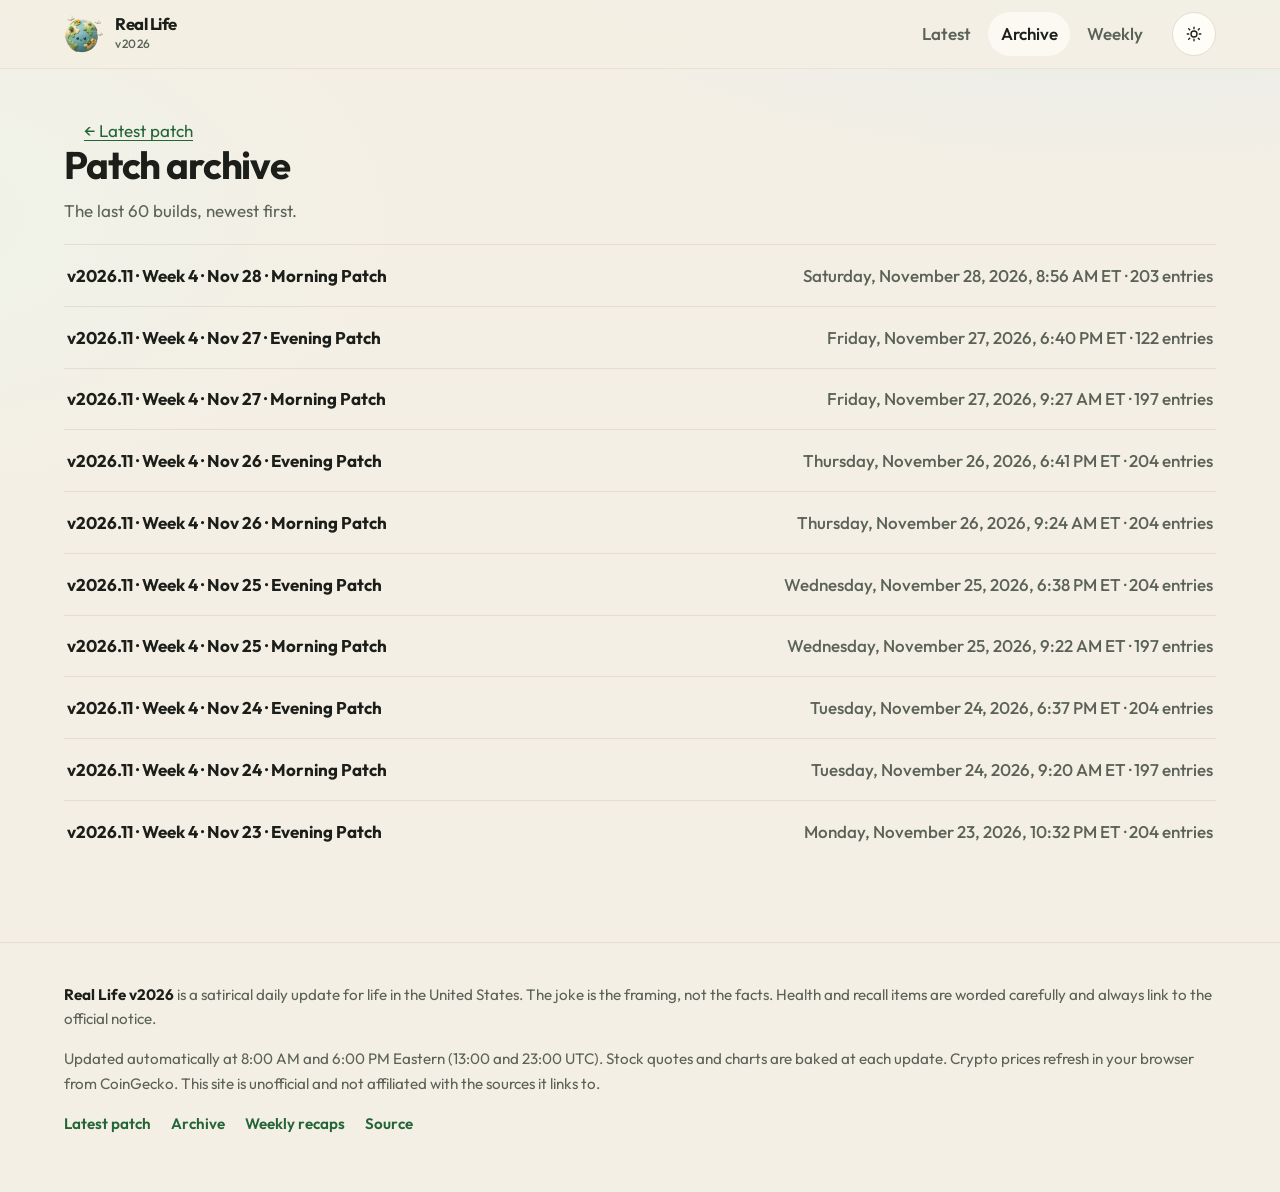
<file: site/archive/index.html>
<!DOCTYPE html>
<html lang="en">
<head>
  <meta charset="utf-8">
  <meta name="viewport" content="width=device-width, initial-scale=1">
  <title>Archive — Real Life v2026</title>
  <meta name="description" content="Browse past daily updates.">
  <meta name="robots" content="index,follow">
  <link rel="canonical" href="https://theroundtable-byte.github.io/real-life-v2026/archive/">
  <meta property="og:type" content="website">
  <meta property="og:site_name" content="Real Life v2026">
  <meta property="og:title" content="Archive — Real Life v2026">
  <meta property="og:description" content="Browse past daily updates.">
  <meta property="og:url" content="https://theroundtable-byte.github.io/real-life-v2026/archive/">
  <meta name="twitter:card" content="summary">
  <meta name="twitter:title" content="Archive — Real Life v2026">
  <meta name="twitter:description" content="Browse past daily updates.">
  <meta name="theme-color" content="#f4efe4">
  <link rel="icon" id="favicon" href="../assets/favicon.svg" type="image/svg+xml">
  <link rel="preconnect" href="https://fonts.googleapis.com">
  <link rel="preconnect" href="https://fonts.gstatic.com" crossorigin>
  <link href="https://fonts.googleapis.com/css2?family=Outfit:wght@300..800&display=swap" rel="stylesheet">
  <link rel="stylesheet" href="../assets/style.css">
  <script>
    (function () {
      try {
        var t = localStorage.getItem("rlv2026:theme");
        if (!t && window.matchMedia && matchMedia("(prefers-color-scheme: dark)").matches) t = "night";
        if (t === "night") document.documentElement.setAttribute("data-theme", "night");
      } catch (e) {}
    })();
  </script>
  <script type="application/ld+json">
  {"@context": "https://schema.org", "@type": "WebSite", "name": "Real Life v2026", "url": "https://theroundtable-byte.github.io/real-life-v2026/", "description": "A satirical daily update for real life in the United States. Every item is based on a real, linked source.", "inLanguage": "en-US"}
  </script>
</head>
<body>
  <a class="skip" href="#main">Skip to today's update</a>
  <header class="nav">
    <div class="nav-inner">
      <a class="brand" href="../index.html">
        <img class="brand-day" src="../assets/sprites/world-nav.webp" alt="" width="40" height="40">
        <img class="brand-night" src="../assets/sprites/world-nav-night.webp" alt="" width="40" height="40">
        <span><strong>Real Life</strong><em>v2026</em></span>
      </a>
      <nav class="nav-links">
        <a href="../index.html">Latest</a>
        <a href="../archive/index.html" aria-current="page">Archive</a>
        <a href="../weekly/index.html">Weekly</a>
      </nav>
      <button type="button" class="theme-toggle" id="theme-toggle" aria-label="Switch to dark mode" aria-pressed="false">
        <svg class="icon-sun" viewBox="0 0 24 24" aria-hidden="true"><circle cx="12" cy="12" r="4"/><path d="M12 3v2M12 19v2M4.9 4.9l1.4 1.4M17.7 17.7l1.4 1.4M3 12h2M19 12h2M4.9 19.1l1.4-1.4M17.7 6.3l1.4-1.4"/></svg>
        <svg class="icon-moon" viewBox="0 0 24 24" aria-hidden="true"><path d="M20 13.5A8 8 0 1 1 10.5 4 6.4 6.4 0 0 0 20 13.5z"/></svg>
      </button>
    </div>
    
  </header>
  
  <main id="main">
    <section class="page-hero">
      <p class="crumb"><a href="../index.html">← Latest patch</a></p>
      <h1>Patch archive</h1>
      <p class="intro">The last 60 builds, newest first.</p>
    </section>
    <ol class="archive-list"><li><a href="2026-11-28-morning.html"><strong>v2026.11 · Week 4 · Nov 28 · Morning Patch</strong><span>Saturday, November 28, 2026, 8:56 AM ET · 203 entries</span></a></li><li><a href="2026-11-27-evening.html"><strong>v2026.11 · Week 4 · Nov 27 · Evening Patch</strong><span>Friday, November 27, 2026, 6:40 PM ET · 122 entries</span></a></li><li><a href="2026-11-27-morning.html"><strong>v2026.11 · Week 4 · Nov 27 · Morning Patch</strong><span>Friday, November 27, 2026, 9:27 AM ET · 197 entries</span></a></li><li><a href="2026-11-26-evening.html"><strong>v2026.11 · Week 4 · Nov 26 · Evening Patch</strong><span>Thursday, November 26, 2026, 6:41 PM ET · 204 entries</span></a></li><li><a href="2026-11-26-morning.html"><strong>v2026.11 · Week 4 · Nov 26 · Morning Patch</strong><span>Thursday, November 26, 2026, 9:24 AM ET · 204 entries</span></a></li><li><a href="2026-11-25-evening.html"><strong>v2026.11 · Week 4 · Nov 25 · Evening Patch</strong><span>Wednesday, November 25, 2026, 6:38 PM ET · 204 entries</span></a></li><li><a href="2026-11-25-morning.html"><strong>v2026.11 · Week 4 · Nov 25 · Morning Patch</strong><span>Wednesday, November 25, 2026, 9:22 AM ET · 197 entries</span></a></li><li><a href="2026-11-24-evening.html"><strong>v2026.11 · Week 4 · Nov 24 · Evening Patch</strong><span>Tuesday, November 24, 2026, 6:37 PM ET · 204 entries</span></a></li><li><a href="2026-11-24-morning.html"><strong>v2026.11 · Week 4 · Nov 24 · Morning Patch</strong><span>Tuesday, November 24, 2026, 9:20 AM ET · 197 entries</span></a></li><li><a href="2026-11-23-evening.html"><strong>v2026.11 · Week 4 · Nov 23 · Evening Patch</strong><span>Monday, November 23, 2026, 10:32 PM ET · 204 entries</span></a></li></ol>
  </main>

  <footer class="site-foot">
    <div class="wrap">
      <p><strong>Real Life v2026</strong> is a satirical daily update for life in the United States. The joke is the framing, not the facts. Health and recall items are worded carefully and always link to the official notice.</p>
      <p>Updated automatically at 8:00 AM and 6:00 PM Eastern (13:00 and 23:00 UTC). Stock quotes and charts are baked at each update. Crypto prices refresh in your browser from CoinGecko. This site is unofficial and not affiliated with the sources it links to.</p>
      <nav>
        <a href="../index.html">Latest patch</a>
        <a href="../archive/index.html">Archive</a>
        <a href="../weekly/index.html">Weekly recaps</a>
        <a href="https://github.com/theroundtable-byte/real-life-v2026">Source</a>
      </nav>
    </div>
  </footer>
  <script src="../assets/app.js" defer></script>
</body>
</html>
</file>
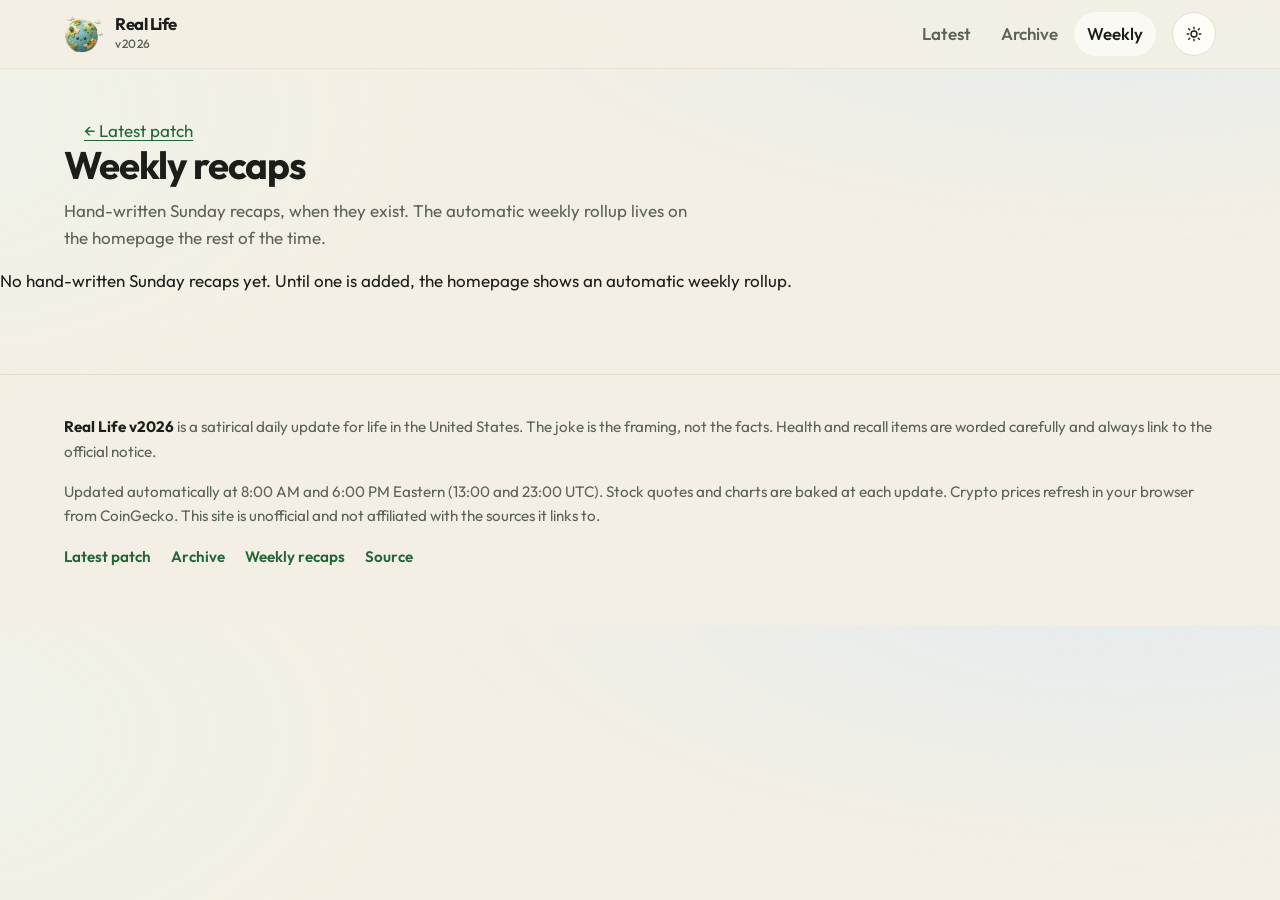
<file: site/weekly/index.html>
<!DOCTYPE html>
<html lang="en">
<head>
  <meta charset="utf-8">
  <meta name="viewport" content="width=device-width, initial-scale=1">
  <title>Weekly recaps — Real Life v2026</title>
  <meta name="description" content="Hand-written weekly recaps for Real Life v2026.">
  <meta name="robots" content="index,follow">
  <link rel="canonical" href="https://theroundtable-byte.github.io/real-life-v2026/weekly/">
  <meta property="og:type" content="website">
  <meta property="og:site_name" content="Real Life v2026">
  <meta property="og:title" content="Weekly recaps — Real Life v2026">
  <meta property="og:description" content="Hand-written weekly recaps for Real Life v2026.">
  <meta property="og:url" content="https://theroundtable-byte.github.io/real-life-v2026/weekly/">
  <meta name="twitter:card" content="summary">
  <meta name="twitter:title" content="Weekly recaps — Real Life v2026">
  <meta name="twitter:description" content="Hand-written weekly recaps for Real Life v2026.">
  <meta name="theme-color" content="#f4efe4">
  <link rel="icon" id="favicon" href="../assets/favicon.svg" type="image/svg+xml">
  <link rel="preconnect" href="https://fonts.googleapis.com">
  <link rel="preconnect" href="https://fonts.gstatic.com" crossorigin>
  <link href="https://fonts.googleapis.com/css2?family=Outfit:wght@300..800&display=swap" rel="stylesheet">
  <link rel="stylesheet" href="../assets/style.css">
  <script>
    (function () {
      try {
        var t = localStorage.getItem("rlv2026:theme");
        if (!t && window.matchMedia && matchMedia("(prefers-color-scheme: dark)").matches) t = "night";
        if (t === "night") document.documentElement.setAttribute("data-theme", "night");
      } catch (e) {}
    })();
  </script>
  <script type="application/ld+json">
  {"@context": "https://schema.org", "@type": "WebSite", "name": "Real Life v2026", "url": "https://theroundtable-byte.github.io/real-life-v2026/", "description": "A satirical daily update for real life in the United States. Every item is based on a real, linked source.", "inLanguage": "en-US"}
  </script>
</head>
<body>
  <a class="skip" href="#main">Skip to today's update</a>
  <header class="nav">
    <div class="nav-inner">
      <a class="brand" href="../index.html">
        <img class="brand-day" src="../assets/sprites/world-nav.webp" alt="" width="40" height="40">
        <img class="brand-night" src="../assets/sprites/world-nav-night.webp" alt="" width="40" height="40">
        <span><strong>Real Life</strong><em>v2026</em></span>
      </a>
      <nav class="nav-links">
        <a href="../index.html">Latest</a>
        <a href="../archive/index.html">Archive</a>
        <a href="../weekly/index.html" aria-current="page">Weekly</a>
      </nav>
      <button type="button" class="theme-toggle" id="theme-toggle" aria-label="Switch to dark mode" aria-pressed="false">
        <svg class="icon-sun" viewBox="0 0 24 24" aria-hidden="true"><circle cx="12" cy="12" r="4"/><path d="M12 3v2M12 19v2M4.9 4.9l1.4 1.4M17.7 17.7l1.4 1.4M3 12h2M19 12h2M4.9 19.1l1.4-1.4M17.7 6.3l1.4-1.4"/></svg>
        <svg class="icon-moon" viewBox="0 0 24 24" aria-hidden="true"><path d="M20 13.5A8 8 0 1 1 10.5 4 6.4 6.4 0 0 0 20 13.5z"/></svg>
      </button>
    </div>
    
  </header>
  
  <main id="main">
    <section class="page-hero">
      <p class="crumb"><a href="../index.html">← Latest patch</a></p>
      <h1>Weekly recaps</h1>
      <p class="intro">Hand-written Sunday recaps, when they exist. The automatic weekly rollup lives on the homepage the rest of the time.</p>
    </section>
    <p>No hand-written Sunday recaps yet. Until one is added, the homepage shows an automatic weekly rollup.</p>
  </main>

  <footer class="site-foot">
    <div class="wrap">
      <p><strong>Real Life v2026</strong> is a satirical daily update for life in the United States. The joke is the framing, not the facts. Health and recall items are worded carefully and always link to the official notice.</p>
      <p>Updated automatically at 8:00 AM and 6:00 PM Eastern (13:00 and 23:00 UTC). Stock quotes and charts are baked at each update. Crypto prices refresh in your browser from CoinGecko. This site is unofficial and not affiliated with the sources it links to.</p>
      <nav>
        <a href="../index.html">Latest patch</a>
        <a href="../archive/index.html">Archive</a>
        <a href="../weekly/index.html">Weekly recaps</a>
        <a href="https://github.com/theroundtable-byte/real-life-v2026">Source</a>
      </nav>
    </div>
  </footer>
  <script src="../assets/app.js" defer></script>
</body>
</html>
</file>
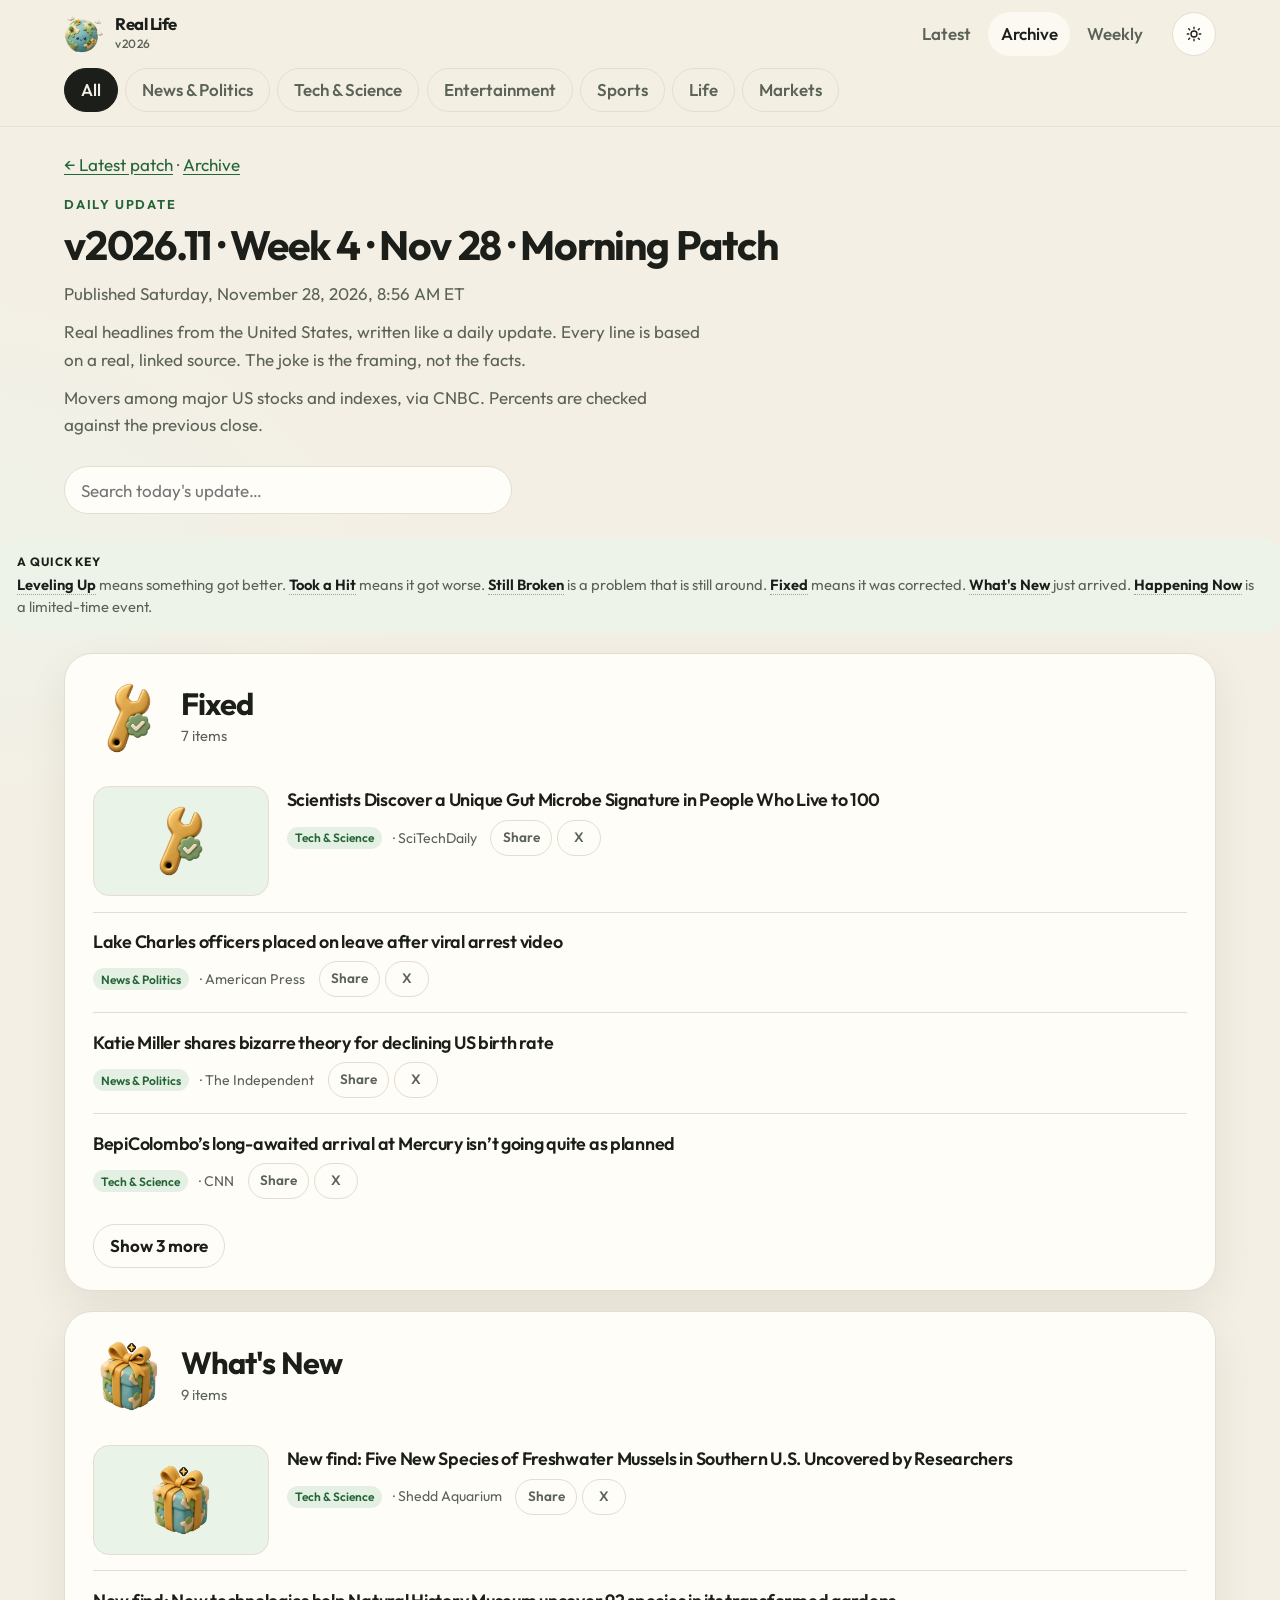
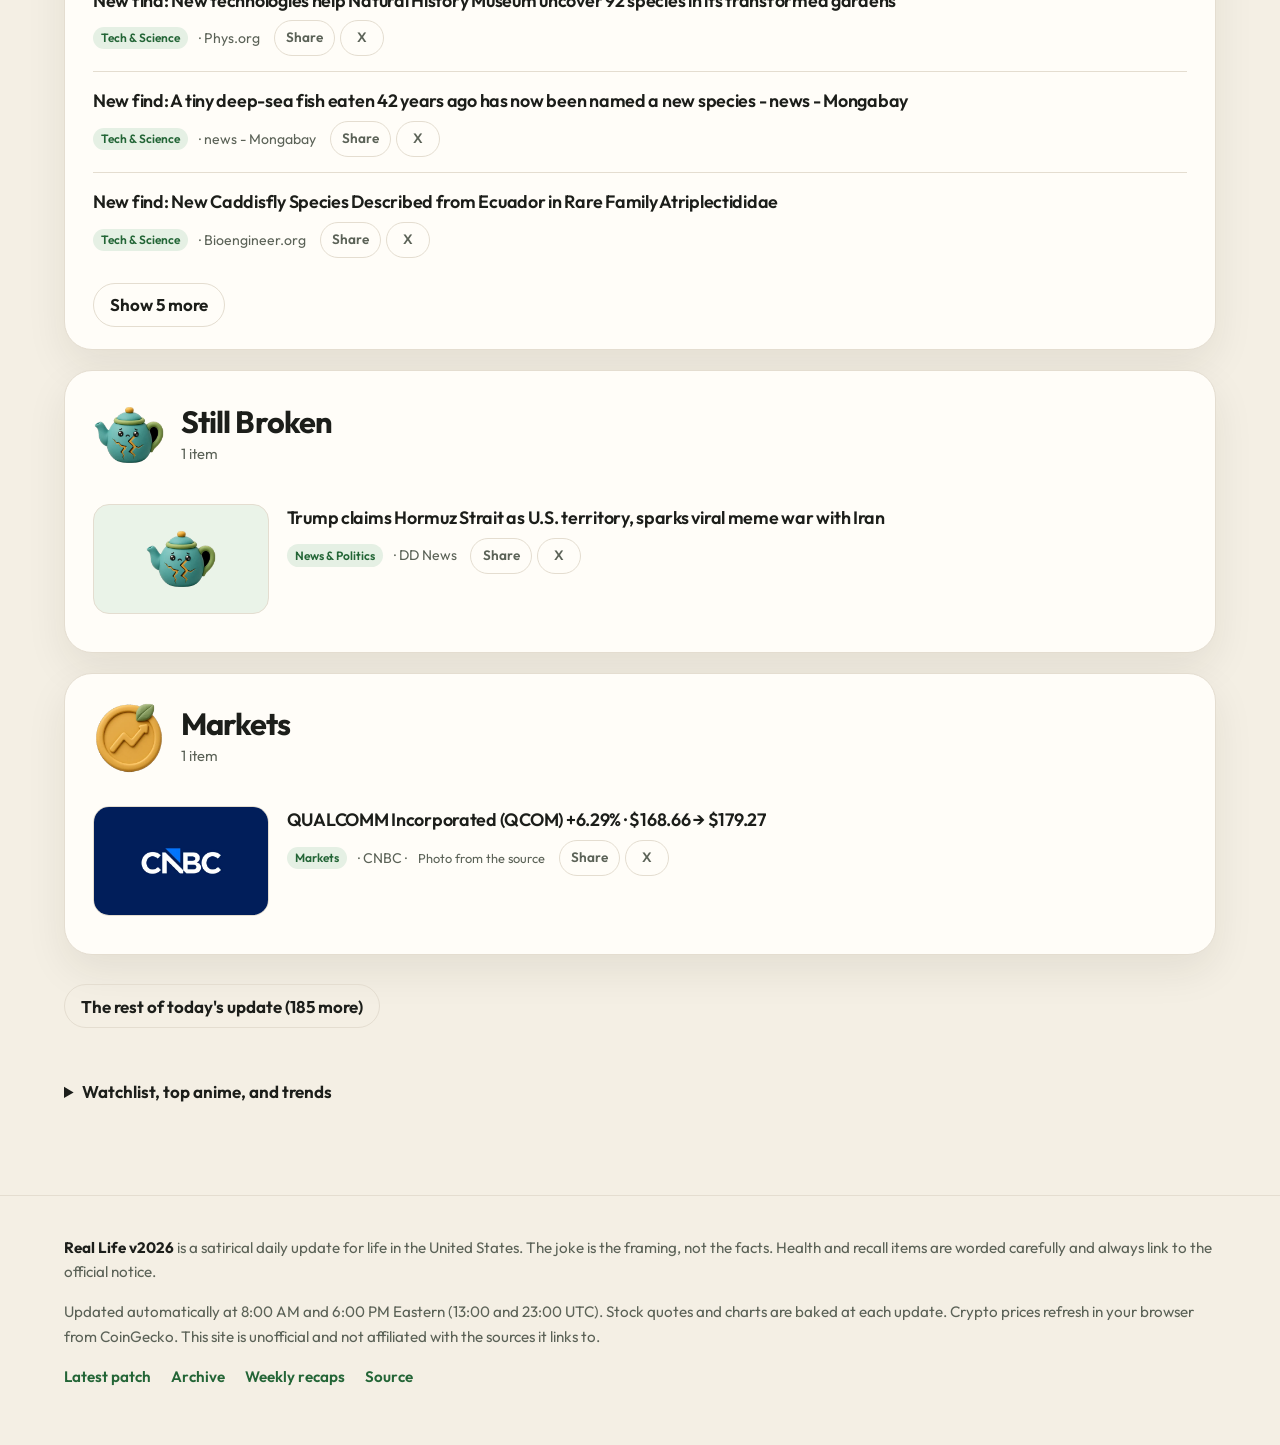
<file: site/archive/2026-11-28-morning.html>
<!DOCTYPE html>
<html lang="en">
<head>
  <meta charset="utf-8">
  <meta name="viewport" content="width=device-width, initial-scale=1">
  <title>Real Life v2026.11 · Week 4 · Nov 28 · Morning Patch — Archive</title>
  <meta name="description" content="Archived daily update for v2026.11 · Week 4 · Nov 28 · Morning Patch.">
  <meta name="robots" content="index,follow">
  <link rel="canonical" href="https://theroundtable-byte.github.io/real-life-v2026/archive/2026-11-28-morning.html">
  <meta property="og:type" content="website">
  <meta property="og:site_name" content="Real Life v2026">
  <meta property="og:title" content="Real Life v2026.11 · Week 4 · Nov 28 · Morning Patch — Archive">
  <meta property="og:description" content="Archived daily update for v2026.11 · Week 4 · Nov 28 · Morning Patch.">
  <meta property="og:url" content="https://theroundtable-byte.github.io/real-life-v2026/archive/2026-11-28-morning.html">
  <meta name="twitter:card" content="summary">
  <meta name="twitter:title" content="Real Life v2026.11 · Week 4 · Nov 28 · Morning Patch — Archive">
  <meta name="twitter:description" content="Archived daily update for v2026.11 · Week 4 · Nov 28 · Morning Patch.">
  <meta name="theme-color" content="#f4efe4">
  <meta property="og:updated_time" content="2026-11-28T08:56:11-05:00">
  <link rel="icon" id="favicon" href="../assets/favicon.svg" type="image/svg+xml">
  <link rel="preconnect" href="https://fonts.googleapis.com">
  <link rel="preconnect" href="https://fonts.gstatic.com" crossorigin>
  <link href="https://fonts.googleapis.com/css2?family=Outfit:wght@300..800&display=swap" rel="stylesheet">
  <link rel="stylesheet" href="../assets/style.css">
  <script>
    (function () {
      try {
        var t = localStorage.getItem("rlv2026:theme");
        if (!t && window.matchMedia && matchMedia("(prefers-color-scheme: dark)").matches) t = "night";
        if (t === "night") document.documentElement.setAttribute("data-theme", "night");
      } catch (e) {}
    })();
  </script>
  <script type="application/ld+json">
  {"@context": "https://schema.org", "@type": "WebSite", "name": "Real Life v2026", "url": "https://theroundtable-byte.github.io/real-life-v2026/", "description": "A satirical daily update for real life in the United States. Every item is based on a real, linked source.", "inLanguage": "en-US"}
  </script>
</head>
<body>
  <a class="skip" href="#main">Skip to today's update</a>
  <header class="nav">
    <div class="nav-inner">
      <a class="brand" href="../index.html">
        <img class="brand-day" src="../assets/sprites/world-nav.webp" alt="" width="40" height="40">
        <img class="brand-night" src="../assets/sprites/world-nav-night.webp" alt="" width="40" height="40">
        <span><strong>Real Life</strong><em>v2026</em></span>
      </a>
      <nav class="nav-links">
        <a href="../index.html">Latest</a>
        <a href="../archive/index.html" aria-current="page">Archive</a>
        <a href="../weekly/index.html">Weekly</a>
      </nav>
      <button type="button" class="theme-toggle" id="theme-toggle" aria-label="Switch to dark mode" aria-pressed="false">
        <svg class="icon-sun" viewBox="0 0 24 24" aria-hidden="true"><circle cx="12" cy="12" r="4"/><path d="M12 3v2M12 19v2M4.9 4.9l1.4 1.4M17.7 17.7l1.4 1.4M3 12h2M19 12h2M4.9 19.1l1.4-1.4M17.7 6.3l1.4-1.4"/></svg>
        <svg class="icon-moon" viewBox="0 0 24 24" aria-hidden="true"><path d="M20 13.5A8 8 0 1 1 10.5 4 6.4 6.4 0 0 0 20 13.5z"/></svg>
      </button>
    </div>
    <div class="filters" role="group" aria-label="Filter today's update"><button type="button" class="chip is-on" data-filter="all">All</button><button type="button" class="chip" data-filter="News &amp; Politics">News &amp; Politics</button><button type="button" class="chip" data-filter="Tech &amp; Science">Tech &amp; Science</button><button type="button" class="chip" data-filter="Entertainment">Entertainment</button><button type="button" class="chip" data-filter="Sports">Sports</button><button type="button" class="chip" data-filter="Life">Life</button><button type="button" class="chip" data-filter="Markets">Markets</button></div>
  </header>
  
  <main id="main">
    <p class="crumb"><a href="../index.html">← Latest patch</a> · <a href="index.html">Archive</a></p>
    
    <article class="patch-post" id="latest" data-patch-id="2026-11-28-morning">
      
      <header class="patch-head">
        <p class="kicker">Daily update</p>
        <h2 class="ver">v2026.11 · Week 4 · Nov 28 · Morning Patch</h2>
        <p class="when">Published Saturday, November 28, 2026, 8:56 AM ET</p>
        <p class="intro">Real headlines from the United States, written like a daily update. Every line is based on a real, linked source. The joke is the framing, not the facts.</p>
        <p class="lede market-note">Movers among major US stocks and indexes, via CNBC. Percents are checked against the previous close.</p>
      </header>
        
      <div class="search-row">
        <label class="search"><span class="sr">Search today's update</span>
        <input id="q" type="search" placeholder="Search today's update…" autocomplete="off"></label>
      </div>
      <p class="key-legend"><span class="key-legend-label">A quick key</span><span title="Used to be called Buffs">Leveling Up</span> means something got better. <span title="Used to be called Nerfs">Took a Hit</span> means it got worse. <span title="Used to be called Known Bugs">Still Broken</span> is a problem that is still around. <span title="Used to be called Hotfixes or Bug fixes">Fixed</span> means it was corrected. <span title="Used to be called New Content">What's New</span> just arrived. <span title="Used to be called Limited-Time Events">Happening Now</span> is a limited-time event.</p>
      <div id="notes" class="patch-body">
        <section class="sec-card patch-section sec-fixed reveal" data-section="Fixed"><div class="sec-top"><img class="sec-sprite" src="../assets/sprites/fixed.webp" alt="" width="72" height="72"><div><h2 title="A problem was corrected.">Fixed</h2><p class="sec-count" title="A problem was corrected.">7 items</p></div></div><ul class="log"><li class="entry is-lead" id="n-d23af7d7f88f" data-id="d23af7d7f88f" data-filter="Tech &amp; Science" data-section="Fixed" data-tier="featured" data-text="scientists discover a unique gut microbe signature in people who live to 100 scientists discover a unique gut microbe signature in people who live to 100 scitechdaily tech &amp; science science &amp; nature"><a class="entry-thumb is-fallback" href="https://news.google.com/rss/articles/[base64]?oc=5" rel="noopener noreferrer"><img src="../assets/sprites/fixed.webp" alt="" width="320" height="200" loading="lazy" decoding="async"></a><div class="entry-body"><a href="https://news.google.com/rss/articles/[base64]?oc=5" rel="noopener noreferrer">Scientists Discover a Unique Gut Microbe Signature in People Who Live to 100</a><span class="meta"><span class="pill">Tech &amp; Science</span> · SciTechDaily<span class="share-group"><button type="button" class="share" data-share-text="Scientists Discover a Unique Gut Microbe Signature in People Who Live to 100" data-share-url="https://news.google.com/rss/articles/[base64]?oc=5" aria-label="Copy this line">Share</button><a class="share-x" href="https://twitter.com/intent/tweet?text=Scientists%20Discover%20a%20Unique%20Gut%20Microbe%20Signature%20in%20People%20Who%20Live%20to%20100%20%E2%80%94%20via%20Real%20Life%20v2026%20https%3A//news.google.com/rss/articles/[base64]%3Foc%3D5" target="_blank" rel="noopener noreferrer" aria-label="Share this line on X">X</a></span></span></div></li><li class="entry" id="n-605f5036657a" data-id="605f5036657a" data-filter="News &amp; Politics" data-section="Fixed" data-tier="featured" data-text="lake charles officers placed on leave after viral arrest video lake charles officers placed on leave after viral arrest video american press news &amp; politics news"><div class="entry-body"><a href="https://news.google.com/rss/articles/[base64]?oc=5" rel="noopener noreferrer">Lake Charles officers placed on leave after viral arrest video</a><span class="meta"><span class="pill">News &amp; Politics</span> · American Press<span class="share-group"><button type="button" class="share" data-share-text="Lake Charles officers placed on leave after viral arrest video" data-share-url="https://news.google.com/rss/articles/[base64]?oc=5" aria-label="Copy this line">Share</button><a class="share-x" href="https://twitter.com/intent/tweet?text=Lake%20Charles%20officers%20placed%20on%20leave%20after%20viral%20arrest%20video%20%E2%80%94%20via%20Real%20Life%20v2026%20https%3A//news.google.com/rss/articles/[base64]%3Foc%3D5" target="_blank" rel="noopener noreferrer" aria-label="Share this line on X">X</a></span></span></div></li><li class="entry" id="n-f081067d40ca" data-id="f081067d40ca" data-filter="News &amp; Politics" data-section="Fixed" data-tier="featured" data-text="katie miller shares bizarre theory for declining us birth rate katie miller shares bizarre theory for declining us birth rate the independent news &amp; politics news"><div class="entry-body"><a href="https://news.google.com/rss/articles/[base64]?oc=5" rel="noopener noreferrer">Katie Miller shares bizarre theory for declining US birth rate</a><span class="meta"><span class="pill">News &amp; Politics</span> · The Independent<span class="share-group"><button type="button" class="share" data-share-text="Katie Miller shares bizarre theory for declining US birth rate" data-share-url="https://news.google.com/rss/articles/[base64]?oc=5" aria-label="Copy this line">Share</button><a class="share-x" href="https://twitter.com/intent/tweet?text=Katie%20Miller%20shares%20bizarre%20theory%20for%20declining%20US%20birth%20rate%20%E2%80%94%20via%20Real%20Life%20v2026%20https%3A//news.google.com/rss/articles/[base64]%3Foc%3D5" target="_blank" rel="noopener noreferrer" aria-label="Share this line on X">X</a></span></span></div></li><li class="entry" id="n-3dad888a5e93" data-id="3dad888a5e93" data-filter="Tech &amp; Science" data-section="Fixed" data-tier="featured" data-text="bepicolombo’s long-awaited arrival at mercury isn’t going quite as planned bepicolombo’s long-awaited arrival at mercury isn’t going quite as planned cnn tech &amp; science science &amp; nature"><div class="entry-body"><a href="https://news.google.com/rss/articles/CBMidkFVX3lxTE11NzU2R09nVGhibjU2OENwY2JHdVM1UFd0X0tTVWRfS2gyckRVSFdIR1pPdXVqeThldnA4VFNzWm9yQ1NPZ083NDVTRlNvS2hlS2RMRS1PeTJFMkw5bDdmSlV1ZE5HdFlJTHBKd0Q3LS1QQ2luVFE?oc=5" rel="noopener noreferrer">BepiColombo’s long-awaited arrival at Mercury isn’t going quite as planned</a><span class="meta"><span class="pill">Tech &amp; Science</span> · CNN<span class="share-group"><button type="button" class="share" data-share-text="BepiColombo’s long-awaited arrival at Mercury isn’t going quite as planned" data-share-url="https://news.google.com/rss/articles/CBMidkFVX3lxTE11NzU2R09nVGhibjU2OENwY2JHdVM1UFd0X0tTVWRfS2gyckRVSFdIR1pPdXVqeThldnA4VFNzWm9yQ1NPZ083NDVTRlNvS2hlS2RMRS1PeTJFMkw5bDdmSlV1ZE5HdFlJTHBKd0Q3LS1QQ2luVFE?oc=5" aria-label="Copy this line">Share</button><a class="share-x" href="https://twitter.com/intent/tweet?text=BepiColombo%E2%80%99s%20long-awaited%20arrival%20at%20Mercury%20isn%E2%80%99t%20going%20quite%20as%20planned%20%E2%80%94%20via%20Real%20Life%20v2026%20https%3A//news.google.com/rss/articles/CBMidkFVX3lxTE11NzU2R09nVGhibjU2OENwY2JHdVM1UFd0X0tTVWRfS2gyckRVSFdIR1pPdXVqeThldnA4VFNzWm9yQ1NPZ083NDVTRlNvS2hlS2RMRS1PeTJFMkw5bDdmSlV1ZE5HdFlJTHBKd0Q3LS1QQ2luVFE%3Foc%3D5" target="_blank" rel="noopener noreferrer" aria-label="Share this line on X">X</a></span></span></div></li><li class="entry is-extra" id="n-6a221bb6ab20" data-id="6a221bb6ab20" data-filter="Tech &amp; Science" data-section="Fixed" data-tier="featured" data-text="nasa&#x27;s voyager 1 stopped transmitting scientific data just before reaching one light-day from earth nasa&#x27;s voyager 1 stopped transmitting scientific data just before reaching one light-day from earth khou tech &amp; science science &amp; nature"><div class="entry-body"><a href="https://news.google.com/rss/articles/[base64]?oc=5" rel="noopener noreferrer">NASA&#x27;s Voyager 1 stopped transmitting scientific data just before reaching one light-day from Earth</a><span class="meta"><span class="pill">Tech &amp; Science</span> · KHOU<span class="share-group"><button type="button" class="share" data-share-text="NASA&#x27;s Voyager 1 stopped transmitting scientific data just before reaching one light-day from Earth" data-share-url="https://news.google.com/rss/articles/[base64]?oc=5" aria-label="Copy this line">Share</button><a class="share-x" href="https://twitter.com/intent/tweet?text=NASA%27s%20Voyager%201%20stopped%20transmitting%20scientific%20data%20just%20before%20reaching%20one%20light-day%20from%20Earth%20%E2%80%94%20via%20Real%20Life%20v2026%20https%3A//news.google.com/rss/articles/[base64]%3Foc%3D5" target="_blank" rel="noopener noreferrer" aria-label="Share this line on X">X</a></span></span></div></li><li class="entry is-extra" id="n-a37812ddfc45" data-id="a37812ddfc45" data-filter="Tech &amp; Science" data-section="Fixed" data-tier="featured" data-text="atlas finds hints of the hidden structure of the vacuum atlas finds hints of the hidden structure of the vacuum phys.org tech &amp; science science &amp; nature"><div class="entry-body"><a href="https://news.google.com/rss/articles/CBMibEFVX3lxTE9jRkdxamhtOHRDUGcyR1VqeWl5Q0F6VDBZZjNNOWFsZ0RXS3F2d20wdXFSUi1xUHJWbG5JdzRNa1hyRFE4RUNkVkY5aU51Vnh0TFRFaGVLdnNDUlhvWTBYSXh4X2pXTjhVcXFJZA?oc=5" rel="noopener noreferrer">ATLAS finds hints of the hidden structure of the vacuum</a><span class="meta"><span class="pill">Tech &amp; Science</span> · Phys.org<span class="share-group"><button type="button" class="share" data-share-text="ATLAS finds hints of the hidden structure of the vacuum" data-share-url="https://news.google.com/rss/articles/CBMibEFVX3lxTE9jRkdxamhtOHRDUGcyR1VqeWl5Q0F6VDBZZjNNOWFsZ0RXS3F2d20wdXFSUi1xUHJWbG5JdzRNa1hyRFE4RUNkVkY5aU51Vnh0TFRFaGVLdnNDUlhvWTBYSXh4X2pXTjhVcXFJZA?oc=5" aria-label="Copy this line">Share</button><a class="share-x" href="https://twitter.com/intent/tweet?text=ATLAS%20finds%20hints%20of%20the%20hidden%20structure%20of%20the%20vacuum%20%E2%80%94%20via%20Real%20Life%20v2026%20https%3A//news.google.com/rss/articles/CBMibEFVX3lxTE9jRkdxamhtOHRDUGcyR1VqeWl5Q0F6VDBZZjNNOWFsZ0RXS3F2d20wdXFSUi1xUHJWbG5JdzRNa1hyRFE4RUNkVkY5aU51Vnh0TFRFaGVLdnNDUlhvWTBYSXh4X2pXTjhVcXFJZA%3Foc%3D5" target="_blank" rel="noopener noreferrer" aria-label="Share this line on X">X</a></span></span></div></li><li class="entry is-extra" id="n-8cdc05ce87c0" data-id="8cdc05ce87c0" data-filter="Tech &amp; Science" data-section="Fixed" data-tier="featured" data-text="nasa expert confirms flash of green light over michigan was a meteor nasa expert confirms flash of green light over michigan was a meteor wzzm13.com tech &amp; science science &amp; nature"><div class="entry-body"><a href="https://news.google.com/rss/articles/[base64]?oc=5" rel="noopener noreferrer">NASA expert confirms flash of green light over Michigan was a meteor</a><span class="meta"><span class="pill">Tech &amp; Science</span> · WZZM13.com<span class="share-group"><button type="button" class="share" data-share-text="NASA expert confirms flash of green light over Michigan was a meteor" data-share-url="https://news.google.com/rss/articles/[base64]?oc=5" aria-label="Copy this line">Share</button><a class="share-x" href="https://twitter.com/intent/tweet?text=NASA%20expert%20confirms%20flash%20of%20green%20light%20over%20Michigan%20was%20a%20meteor%20%E2%80%94%20via%20Real%20Life%20v2026%20https%3A//news.google.com/rss/articles/[base64]%3Foc%3D5" target="_blank" rel="noopener noreferrer" aria-label="Share this line on X">X</a></span></span></div></li></ul><button type="button" class="expand" aria-expanded="false" data-more-label="Show 3 more">Show 3 more</button></section><section class="sec-card patch-section sec-new reveal" data-section="What&#x27;s New"><div class="sec-top"><img class="sec-sprite" src="../assets/sprites/new.webp" alt="" width="72" height="72"><div><h2 title="Something arrived or started.">What&#x27;s New</h2><p class="sec-count" title="Something arrived or started.">9 items</p></div></div><ul class="log"><li class="entry is-lead" id="n-7ba9c1e8efcf" data-id="7ba9c1e8efcf" data-filter="Tech &amp; Science" data-section="What&#x27;s New" data-tier="featured" data-text="new find: five new species of freshwater mussels in southern u.s. uncovered by researchers five new species of freshwater mussels in southern u.s. uncovered by researchers shedd aquarium tech &amp; science science &amp; nature"><a class="entry-thumb is-fallback" href="https://news.google.com/rss/articles/[base64]?oc=5" rel="noopener noreferrer"><img src="../assets/sprites/new.webp" alt="" width="320" height="200" loading="lazy" decoding="async"></a><div class="entry-body"><a href="https://news.google.com/rss/articles/[base64]?oc=5" rel="noopener noreferrer">New find: Five New Species of Freshwater Mussels in Southern U.S. Uncovered by Researchers</a><span class="meta"><span class="pill">Tech &amp; Science</span> · Shedd Aquarium<span class="share-group"><button type="button" class="share" data-share-text="New find: Five New Species of Freshwater Mussels in Southern U.S. Uncovered by Researchers" data-share-url="https://news.google.com/rss/articles/[base64]?oc=5" aria-label="Copy this line">Share</button><a class="share-x" href="https://twitter.com/intent/tweet?text=New%20find%3A%20Five%20New%20Species%20of%20Freshwater%20Mussels%20in%20Southern%20U.S.%20Uncovered%20by%20Researchers%20%E2%80%94%20via%20Real%20Life%20v2026%20https%3A//news.google.com/rss/articles/[base64]%3Foc%3D5" target="_blank" rel="noopener noreferrer" aria-label="Share this line on X">X</a></span></span></div></li><li class="entry" id="n-ac8e9104577a" data-id="ac8e9104577a" data-filter="Tech &amp; Science" data-section="What&#x27;s New" data-tier="featured" data-text="new find: new technologies help natural history museum uncover 92 species in its transformed gardens new technologies help natural history museum uncover 92 species in its transformed gardens phys.org tech &amp; science science &amp; nature"><div class="entry-body"><a href="https://news.google.com/rss/articles/CBMihAFBVV95cUxNVEZSWk5kYUl3Y3RhZVBCby0xalBYVXZ2RmxUOEZ1T2p6clhuTnNWZVJXeUNZM3U0MnJvQTNrQ0wxNXM3RWMxX1hQZTB2UzhyNHpiMzJ0UW5RWVhad3pLR29QMG1rLTRHRG5SU3ItMWRrTjdaRlZPTF9xblBTVUd5LThQV1E?oc=5" rel="noopener noreferrer">New find: New technologies help Natural History Museum uncover 92 species in its transformed gardens</a><span class="meta"><span class="pill">Tech &amp; Science</span> · Phys.org<span class="share-group"><button type="button" class="share" data-share-text="New find: New technologies help Natural History Museum uncover 92 species in its transformed gardens" data-share-url="https://news.google.com/rss/articles/CBMihAFBVV95cUxNVEZSWk5kYUl3Y3RhZVBCby0xalBYVXZ2RmxUOEZ1T2p6clhuTnNWZVJXeUNZM3U0MnJvQTNrQ0wxNXM3RWMxX1hQZTB2UzhyNHpiMzJ0UW5RWVhad3pLR29QMG1rLTRHRG5SU3ItMWRrTjdaRlZPTF9xblBTVUd5LThQV1E?oc=5" aria-label="Copy this line">Share</button><a class="share-x" href="https://twitter.com/intent/tweet?text=New%20find%3A%20New%20technologies%20help%20Natural%20History%20Museum%20uncover%2092%20species%20in%20its%20transformed%20gardens%20%E2%80%94%20via%20Real%20Life%20v2026%20https%3A//news.google.com/rss/articles/CBMihAFBVV95cUxNVEZSWk5kYUl3Y3RhZVBCby0xalBYVXZ2RmxUOEZ1T2p6clhuTnNWZVJXeUNZM3U0MnJvQTNrQ0wxNXM3RWMxX1hQZTB2UzhyNHpiMzJ0UW5RWVhad3pLR29QMG1rLTRHRG5SU3ItMWRrTjdaRlZPTF9xblBTVUd5LThQV1E%3Foc%3D5" target="_blank" rel="noopener noreferrer" aria-label="Share this line on X">X</a></span></span></div></li><li class="entry" id="n-e3b8d113b0cc" data-id="e3b8d113b0cc" data-filter="Tech &amp; Science" data-section="What&#x27;s New" data-tier="featured" data-text="new find: a tiny deep-sea fish eaten 42 years ago has now been named a new species - news - mongabay a tiny deep-sea fish eaten 42 years ago has now been named a new species - news - mongabay news - mongabay tech &amp; science science &amp; nature"><div class="entry-body"><a href="https://news.google.com/rss/articles/[base64]?oc=5" rel="noopener noreferrer">New find: A tiny deep-sea fish eaten 42 years ago has now been named a new species - news - Mongabay</a><span class="meta"><span class="pill">Tech &amp; Science</span> · news - Mongabay<span class="share-group"><button type="button" class="share" data-share-text="New find: A tiny deep-sea fish eaten 42 years ago has now been named a new species - news - Mongabay" data-share-url="https://news.google.com/rss/articles/[base64]?oc=5" aria-label="Copy this line">Share</button><a class="share-x" href="https://twitter.com/intent/tweet?text=New%20find%3A%20A%20tiny%20deep-sea%20fish%20eaten%2042%20years%20ago%20has%20now%20been%20named%20a%20new%20species%20-%20news%20-%20Mongabay%20%E2%80%94%20via%20Real%20Life%20v2026%20https%3A//news.google.com/rss/articles/[base64]%3Foc%3D5" target="_blank" rel="noopener noreferrer" aria-label="Share this line on X">X</a></span></span></div></li><li class="entry" id="n-65611bf55a5e" data-id="65611bf55a5e" data-filter="Tech &amp; Science" data-section="What&#x27;s New" data-tier="featured" data-text="new find: new caddisfly species described from ecuador in rare family atriplectididae new caddisfly species described from ecuador in rare family atriplectididae bioengineer.org tech &amp; science science &amp; nature"><div class="entry-body"><a href="https://news.google.com/rss/articles/[base64]?oc=5" rel="noopener noreferrer">New find: New Caddisfly Species Described from Ecuador in Rare Family Atriplectididae</a><span class="meta"><span class="pill">Tech &amp; Science</span> · Bioengineer.org<span class="share-group"><button type="button" class="share" data-share-text="New find: New Caddisfly Species Described from Ecuador in Rare Family Atriplectididae" data-share-url="https://news.google.com/rss/articles/[base64]?oc=5" aria-label="Copy this line">Share</button><a class="share-x" href="https://twitter.com/intent/tweet?text=New%20find%3A%20New%20Caddisfly%20Species%20Described%20from%20Ecuador%20in%20Rare%20Family%20Atriplectididae%20%E2%80%94%20via%20Real%20Life%20v2026%20https%3A//news.google.com/rss/articles/[base64]%3Foc%3D5" target="_blank" rel="noopener noreferrer" aria-label="Share this line on X">X</a></span></span></div></li><li class="entry is-extra" id="n-a01e14c717e8" data-id="a01e14c717e8" data-filter="Tech &amp; Science" data-section="What&#x27;s New" data-tier="featured" data-text="new find: mit scientists discover a hidden switch that helps colon cancer spread mit scientists discover a hidden switch that helps colon cancer spread science daily tech &amp; science science &amp; nature"><div class="entry-body"><a href="https://news.google.com/rss/articles/CBMib0FVX3lxTFBhQldHSGlOaC1KWU5ETXpZX203T05zQmFRQUV4MTg3ZTNfUDJuM1VyVVd5NzdPUTk3UHpxeFNqcEhtczlpdGxTS09pWnZFbFhHQ1Q1Zl94RTFjdi12Rk9sNG9scVhiZlFRSF9PUXpWOA?oc=5" rel="noopener noreferrer">New find: MIT scientists discover a hidden switch that helps colon cancer spread</a><span class="meta"><span class="pill">Tech &amp; Science</span> · Science Daily<span class="share-group"><button type="button" class="share" data-share-text="New find: MIT scientists discover a hidden switch that helps colon cancer spread" data-share-url="https://news.google.com/rss/articles/CBMib0FVX3lxTFBhQldHSGlOaC1KWU5ETXpZX203T05zQmFRQUV4MTg3ZTNfUDJuM1VyVVd5NzdPUTk3UHpxeFNqcEhtczlpdGxTS09pWnZFbFhHQ1Q1Zl94RTFjdi12Rk9sNG9scVhiZlFRSF9PUXpWOA?oc=5" aria-label="Copy this line">Share</button><a class="share-x" href="https://twitter.com/intent/tweet?text=New%20find%3A%20MIT%20scientists%20discover%20a%20hidden%20switch%20that%20helps%20colon%20cancer%20spread%20%E2%80%94%20via%20Real%20Life%20v2026%20https%3A//news.google.com/rss/articles/CBMib0FVX3lxTFBhQldHSGlOaC1KWU5ETXpZX203T05zQmFRQUV4MTg3ZTNfUDJuM1VyVVd5NzdPUTk3UHpxeFNqcEhtczlpdGxTS09pWnZFbFhHQ1Q1Zl94RTFjdi12Rk9sNG9scVhiZlFRSF9PUXpWOA%3Foc%3D5" target="_blank" rel="noopener noreferrer" aria-label="Share this line on X">X</a></span></span></div></li><li class="entry is-extra" id="n-820e2203f60e" data-id="820e2203f60e" data-filter="News &amp; Politics" data-section="What&#x27;s New" data-tier="featured" data-text="are tom brady and erin andrews dating? viral thanksgiving video explained are tom brady and erin andrews dating? viral thanksgiving video explained diario as news &amp; politics news"><div class="entry-body"><a href="https://news.google.com/rss/articles/[base64]?oc=5" rel="noopener noreferrer">Are Tom Brady and Erin Andrews dating? Viral Thanksgiving video explained</a><span class="meta"><span class="pill">News &amp; Politics</span> · Diario AS<span class="share-group"><button type="button" class="share" data-share-text="Are Tom Brady and Erin Andrews dating? Viral Thanksgiving video explained" data-share-url="https://news.google.com/rss/articles/[base64]?oc=5" aria-label="Copy this line">Share</button><a class="share-x" href="https://twitter.com/intent/tweet?text=Are%20Tom%20Brady%20and%20Erin%20Andrews%20dating%3F%20Viral%20Thanksgiving%20video%20explained%20%E2%80%94%20via%20Real%20Life%20v2026%20https%3A//news.google.com/rss/articles/[base64]%3Foc%3D5" target="_blank" rel="noopener noreferrer" aria-label="Share this line on X">X</a></span></span></div></li><li class="entry is-extra" id="n-edea7fef8f22" data-id="edea7fef8f22" data-filter="Tech &amp; Science" data-section="What&#x27;s New" data-tier="featured" data-text="new find: this week in science: anxiety in college students, potatoes on the moon and whale snot this week in science: anxiety in college students, potatoes on the moon and whale snot npr science tech &amp; science science &amp; nature"><div class="entry-body"><a href="https://www.npr.org/2026/11/26/nx-s1-6044622/this-week-in-science-anxiety-in-college-students-potatoes-on-the-moon-and-whale-snot" rel="noopener noreferrer">New find: This week in science: anxiety in college students, potatoes on the moon and whale snot</a><span class="meta"><span class="pill">Tech &amp; Science</span> · npr science<span class="share-group"><button type="button" class="share" data-share-text="New find: This week in science: anxiety in college students, potatoes on the moon and whale snot" data-share-url="https://www.npr.org/2026/11/26/nx-s1-6044622/this-week-in-science-anxiety-in-college-students-potatoes-on-the-moon-and-whale-snot" aria-label="Copy this line">Share</button><a class="share-x" href="https://twitter.com/intent/tweet?text=New%20find%3A%20This%20week%20in%20science%3A%20anxiety%20in%20college%20students%2C%20potatoes%20on%20the%20moon%20and%20whale%20snot%20%E2%80%94%20via%20Real%20Life%20v2026%20https%3A//www.npr.org/2026/11/26/nx-s1-6044622/this-week-in-science-anxiety-in-college-students-potatoes-on-the-moon-and-whale-snot" target="_blank" rel="noopener noreferrer" aria-label="Share this line on X">X</a></span></span></div></li><li class="entry is-extra" id="n-7c48c7db846b" data-id="7c48c7db846b" data-filter="Tech &amp; Science" data-section="What&#x27;s New" data-tier="featured" data-text="new find: hera reveals stadium-sized asteroid crater from spacecraft impact hera reveals stadium-sized asteroid crater from spacecraft impact phys.org tech &amp; science science &amp; nature"><div class="entry-body"><a href="https://news.google.com/rss/articles/CBMiekFVX3lxTE5Ec25DQ1FaaXNhOWx0bXlOMldlVFh2Tzl5S1BPdTktNFRpLTJ4dmY2WFZlMkZOLU5aYnp1dmFvbFQ3THpDMHBNZ1RXT0NRWnYzcUhjVHZGZV9Fb3BCVWV3eXpvNkViQ2xYVE1pRWJ5aEFZTVpzMUtHS21R?oc=5" rel="noopener noreferrer">New find: Hera reveals stadium-sized asteroid crater from spacecraft impact</a><span class="meta"><span class="pill">Tech &amp; Science</span> · Phys.org<span class="share-group"><button type="button" class="share" data-share-text="New find: Hera reveals stadium-sized asteroid crater from spacecraft impact" data-share-url="https://news.google.com/rss/articles/CBMiekFVX3lxTE5Ec25DQ1FaaXNhOWx0bXlOMldlVFh2Tzl5S1BPdTktNFRpLTJ4dmY2WFZlMkZOLU5aYnp1dmFvbFQ3THpDMHBNZ1RXT0NRWnYzcUhjVHZGZV9Fb3BCVWV3eXpvNkViQ2xYVE1pRWJ5aEFZTVpzMUtHS21R?oc=5" aria-label="Copy this line">Share</button><a class="share-x" href="https://twitter.com/intent/tweet?text=New%20find%3A%20Hera%20reveals%20stadium-sized%20asteroid%20crater%20from%20spacecraft%20impact%20%E2%80%94%20via%20Real%20Life%20v2026%20https%3A//news.google.com/rss/articles/CBMiekFVX3lxTE5Ec25DQ1FaaXNhOWx0bXlOMldlVFh2Tzl5S1BPdTktNFRpLTJ4dmY2WFZlMkZOLU5aYnp1dmFvbFQ3THpDMHBNZ1RXT0NRWnYzcUhjVHZGZV9Fb3BCVWV3eXpvNkViQ2xYVE1pRWJ5aEFZTVpzMUtHS21R%3Foc%3D5" target="_blank" rel="noopener noreferrer" aria-label="Share this line on X">X</a></span></span></div></li><li class="entry is-extra" id="n-e2645062d480" data-id="e2645062d480" data-filter="Tech &amp; Science" data-section="What&#x27;s New" data-tier="featured" data-text="new find: beaver moon rises nov. 24 as first of 4 consecutive supermoons beaver moon rises nov. 24 as first of 4 consecutive supermoons the weather channel tech &amp; science science &amp; nature"><div class="entry-body"><a href="https://news.google.com/rss/articles/[base64]?oc=5" rel="noopener noreferrer">New find: Beaver Moon rises Nov. 24 as first of 4 consecutive supermoons</a><span class="meta"><span class="pill">Tech &amp; Science</span> · The Weather Channel<span class="share-group"><button type="button" class="share" data-share-text="New find: Beaver Moon rises Nov. 24 as first of 4 consecutive supermoons" data-share-url="https://news.google.com/rss/articles/[base64]?oc=5" aria-label="Copy this line">Share</button><a class="share-x" href="https://twitter.com/intent/tweet?text=New%20find%3A%20Beaver%20Moon%20rises%20Nov.%2024%20as%20first%20of%204%20consecutive%20supermoons%20%E2%80%94%20via%20Real%20Life%20v2026%20https%3A//news.google.com/rss/articles/[base64]%3Foc%3D5" target="_blank" rel="noopener noreferrer" aria-label="Share this line on X">X</a></span></span></div></li></ul><button type="button" class="expand" aria-expanded="false" data-more-label="Show 5 more">Show 5 more</button></section><section class="sec-card patch-section sec-broken reveal" data-section="Still Broken"><div class="sec-top"><img class="sec-sprite" src="../assets/sprites/broken.webp" alt="" width="72" height="72"><div><h2 title="A problem that&#x27;s still around.">Still Broken</h2><p class="sec-count" title="A problem that&#x27;s still around.">1 item</p></div></div><ul class="log"><li class="entry is-lead" id="n-bd926382a58e" data-id="bd926382a58e" data-filter="News &amp; Politics" data-section="Still Broken" data-tier="featured" data-text="trump claims hormuz strait as u.s. territory, sparks viral meme war with iran trump claims hormuz strait as u.s. territory, sparks viral meme war with iran dd news news &amp; politics news"><a class="entry-thumb is-fallback" href="https://news.google.com/rss/articles/[base64]?oc=5" rel="noopener noreferrer"><img src="../assets/sprites/broken.webp" alt="" width="320" height="200" loading="lazy" decoding="async"></a><div class="entry-body"><a href="https://news.google.com/rss/articles/[base64]?oc=5" rel="noopener noreferrer">Trump claims Hormuz Strait as U.S. territory, sparks viral meme war with Iran</a><span class="meta"><span class="pill">News &amp; Politics</span> · DD News<span class="share-group"><button type="button" class="share" data-share-text="Trump claims Hormuz Strait as U.S. territory, sparks viral meme war with Iran" data-share-url="https://news.google.com/rss/articles/[base64]?oc=5" aria-label="Copy this line">Share</button><a class="share-x" href="https://twitter.com/intent/tweet?text=Trump%20claims%20Hormuz%20Strait%20as%20U.S.%20territory%2C%20sparks%20viral%20meme%20war%20with%20Iran%20%E2%80%94%20via%20Real%20Life%20v2026%20https%3A//news.google.com/rss/articles/[base64]%3Foc%3D5" target="_blank" rel="noopener noreferrer" aria-label="Share this line on X">X</a></span></span></div></li></ul></section><section class="sec-card patch-section sec-mkt reveal" data-section="Markets"><div class="sec-top"><img class="sec-sprite" src="../assets/sprites/mkt.webp" alt="" width="72" height="72"><div><h2 title="Money, prices, and market news.">Markets</h2><p class="sec-count" title="Money, prices, and market news.">1 item</p></div></div><ul class="log"><li class="entry is-lead" id="n-3833d56abadf" data-id="3833d56abadf" data-filter="Markets" data-section="Markets" data-tier="featured" data-text="qualcomm incorporated (qcom) +6.29%  ·  $168.66 → $179.27 qualcomm incorporated (qcom) +6.29% cnbc markets markets"><a class="entry-thumb is-photo" href="https://www.cnbc.com/quotes/QCOM" rel="noopener noreferrer"><img src="../assets/thumbs/3833d56abadf.webp" alt="CNBC" width="320" height="200" loading="lazy" decoding="async"></a><div class="entry-body"><a href="https://www.cnbc.com/quotes/QCOM" rel="noopener noreferrer">QUALCOMM Incorporated (QCOM) +6.29%  ·  $168.66 → $179.27</a><span class="meta"><span class="pill">Markets</span> · CNBC · <span class="photo-credit">Photo from the source</span><span class="share-group"><button type="button" class="share" data-share-text="QUALCOMM Incorporated (QCOM) +6.29%  ·  $168.66 → $179.27" data-share-url="https://www.cnbc.com/quotes/QCOM" aria-label="Copy this line">Share</button><a class="share-x" href="https://twitter.com/intent/tweet?text=QUALCOMM%20Incorporated%20%28QCOM%29%20%2B6.29%25%20%20%C2%B7%20%20%24168.66%20%E2%86%92%20%24179.27%20%E2%80%94%20via%20Real%20Life%20v2026%20https%3A//www.cnbc.com/quotes/QCOM" target="_blank" rel="noopener noreferrer" aria-label="Share this line on X">X</a></span></span></div></li></ul></section>
      </div>
      <div class="more-wrap"><button type="button" class="more" id="full-changelog" aria-expanded="false" aria-controls="full-log">The rest of today's update (185 more)</button></div>
      <div id="full-log" class="full-log" hidden><h2 class="full-h">The rest of today's update</h2><section class="sec-card patch-section sec-up reveal" data-section="Leveling Up"><div class="sec-top"><img class="sec-sprite" src="../assets/sprites/up.webp" alt="" width="72" height="72"><div><h2 title="Something got better.">Leveling Up</h2><p class="sec-count" title="Something got better.">34 items</p></div></div><ul class="log"><li class="entry is-lead" id="n-b05e48ba5089" data-id="b05e48ba5089" data-filter="Life" data-section="Leveling Up" data-tier="more" data-text="watch kevin owens honor bronson reed with in-ring tribute, speech at wwe athens watch kevin owens honor bronson reed with in-ring tribute, speech at wwe athens yahoo sports life culture"><a class="entry-thumb is-photo" href="https://news.google.com/rss/articles/[base64]?oc=5" rel="noopener noreferrer"><img src="../assets/thumbs/b05e48ba5089.webp" alt="Yahoo Sports" width="320" height="200" loading="lazy" decoding="async"></a><div class="entry-body"><a href="https://news.google.com/rss/articles/[base64]?oc=5" rel="noopener noreferrer">Watch Kevin Owens honor Bronson Reed with in-ring tribute, speech at WWE Athens</a><span class="meta"><span class="pill">Life</span> · Yahoo Sports · <span class="photo-credit">Photo from the source</span><span class="share-group"><button type="button" class="share" data-share-text="Watch Kevin Owens honor Bronson Reed with in-ring tribute, speech at WWE Athens" data-share-url="https://news.google.com/rss/articles/[base64]?oc=5" aria-label="Copy this line">Share</button><a class="share-x" href="https://twitter.com/intent/tweet?text=Watch%20Kevin%20Owens%20honor%20Bronson%20Reed%20with%20in-ring%20tribute%2C%20speech%20at%20WWE%20Athens%20%E2%80%94%20via%20Real%20Life%20v2026%20https%3A//news.google.com/rss/articles/[base64]%3Foc%3D5" target="_blank" rel="noopener noreferrer" aria-label="Share this line on X">X</a></span></span></div></li><li class="entry" id="n-21e05094f56a" data-id="21e05094f56a" data-filter="Entertainment" data-section="Leveling Up" data-tier="more" data-text="ben stiller says ariana grande exceeded his expectations in ‘focker-in-law,’ would do a fifth ‘meet the parents’ film ben stiller says ariana grande exceeded his expectations in ‘focker-in-law,’ would do a fifth ‘meet the parents’ film the hollywood reporter entertainment movies &amp; tv"><div class="entry-body"><a href="https://news.google.com/rss/articles/[base64]?oc=5" rel="noopener noreferrer">Ben Stiller Says Ariana Grande Exceeded His Expectations in ‘Focker-in-Law,’ Would Do a Fifth ‘Meet the Parents’ Film</a><span class="meta"><span class="pill">Entertainment</span> · The Hollywood Reporter<span class="share-group"><button type="button" class="share" data-share-text="Ben Stiller Says Ariana Grande Exceeded His Expectations in ‘Focker-in-Law,’ Would Do a Fifth ‘Meet the Parents’ Film" data-share-url="https://news.google.com/rss/articles/[base64]?oc=5" aria-label="Copy this line">Share</button><a class="share-x" href="https://twitter.com/intent/tweet?text=Ben%20Stiller%20Says%20Ariana%20Grande%20Exceeded%20His%20Expectations%20in%20%E2%80%98Focker-in-Law%2C%E2%80%99%20Would%20Do%20a%20Fifth%20%E2%80%98Meet%20the%20Parents%E2%80%99%20Film%20%E2%80%94%20via%20Real%20Life%20v2026%20https%3A//news.google.com/rss/articles/[base64]%3Foc%3D5" target="_blank" rel="noopener noreferrer" aria-label="Share this line on X">X</a></span></span></div></li><li class="entry" id="n-aa479629fe96" data-id="aa479629fe96" data-filter="Entertainment" data-section="Leveling Up" data-tier="more" data-text="singer tinashe is a &#x27;popstar&#x27; who enjoys exploring genres on her latest album singer tinashe is a &#x27;popstar&#x27; who enjoys exploring genres on her latest album npr music entertainment music"><div class="entry-body"><a href="https://www.npr.org/2026/11/26/nx-s1-5936561-e1/singer-tinashe-is-a-popstar-who-enjoys-exploring-genres-on-her-latest-album" rel="noopener noreferrer">Singer Tinashe is a &#x27;Popstar&#x27; who enjoys exploring genres on her latest album</a><span class="meta"><span class="pill">Entertainment</span> · npr music<span class="share-group"><button type="button" class="share" data-share-text="Singer Tinashe is a &#x27;Popstar&#x27; who enjoys exploring genres on her latest album" data-share-url="https://www.npr.org/2026/11/26/nx-s1-5936561-e1/singer-tinashe-is-a-popstar-who-enjoys-exploring-genres-on-her-latest-album" aria-label="Copy this line">Share</button><a class="share-x" href="https://twitter.com/intent/tweet?text=Singer%20Tinashe%20is%20a%20%27Popstar%27%20who%20enjoys%20exploring%20genres%20on%20her%20latest%20album%20%E2%80%94%20via%20Real%20Life%20v2026%20https%3A//www.npr.org/2026/11/26/nx-s1-5936561-e1/singer-tinashe-is-a-popstar-who-enjoys-exploring-genres-on-her-latest-album" target="_blank" rel="noopener noreferrer" aria-label="Share this line on X">X</a></span></span></div></li><li class="entry" id="n-5f1e81320612" data-id="5f1e81320612" data-filter="Entertainment" data-section="Leveling Up" data-tier="more" data-text="&#x27;everywhere man&#x27; traces the trajectory of under-the-radar music producer peter asher &#x27;everywhere man&#x27; traces the trajectory of under-the-radar music producer peter asher npr music entertainment music"><div class="entry-body"><a href="https://www.npr.org/2026/11/26/nx-s1-6053221/everywhere-man-peter-asher" rel="noopener noreferrer">&#x27;Everywhere Man&#x27; traces the trajectory of under-the-radar music producer Peter Asher</a><span class="meta"><span class="pill">Entertainment</span> · npr music<span class="share-group"><button type="button" class="share" data-share-text="&#x27;Everywhere Man&#x27; traces the trajectory of under-the-radar music producer Peter Asher" data-share-url="https://www.npr.org/2026/11/26/nx-s1-6053221/everywhere-man-peter-asher" aria-label="Copy this line">Share</button><a class="share-x" href="https://twitter.com/intent/tweet?text=%27Everywhere%20Man%27%20traces%20the%20trajectory%20of%20under-the-radar%20music%20producer%20Peter%20Asher%20%E2%80%94%20via%20Real%20Life%20v2026%20https%3A//www.npr.org/2026/11/26/nx-s1-6053221/everywhere-man-peter-asher" target="_blank" rel="noopener noreferrer" aria-label="Share this line on X">X</a></span></span></div></li><li class="entry is-extra" id="n-1ca6c9ab4fc2" data-id="1ca6c9ab4fc2" data-filter="News &amp; Politics" data-section="Leveling Up" data-tier="more" data-text="lineup: venezuela to repeal law that bans opposition figures from office venezuela to repeal law that bans opposition figures from office al jazeera news &amp; politics politics"><div class="entry-body"><a href="https://news.google.com/rss/articles/[base64]?oc=5" rel="noopener noreferrer">Lineup: Venezuela to repeal law that bans opposition figures from office</a><span class="meta"><span class="pill">News &amp; Politics</span> · Al Jazeera<span class="share-group"><button type="button" class="share" data-share-text="Lineup: Venezuela to repeal law that bans opposition figures from office" data-share-url="https://news.google.com/rss/articles/[base64]?oc=5" aria-label="Copy this line">Share</button><a class="share-x" href="https://twitter.com/intent/tweet?text=Lineup%3A%20Venezuela%20to%20repeal%20law%20that%20bans%20opposition%20figures%20from%20office%20%E2%80%94%20via%20Real%20Life%20v2026%20https%3A//news.google.com/rss/articles/[base64]%3Foc%3D5" target="_blank" rel="noopener noreferrer" aria-label="Share this line on X">X</a></span></span></div></li><li class="entry is-extra" id="n-c88fa4f3fc1a" data-id="c88fa4f3fc1a" data-filter="News &amp; Politics" data-section="Leveling Up" data-tier="more" data-text="meet 5 young lawmakers bringing generational change to congress meet 5 young lawmakers bringing generational change to congress the hill news &amp; politics politics"><div class="entry-body"><a href="https://news.google.com/rss/articles/CBMifEFVX3lxTE5pU0tIWm5ENTRNVXN1bXNGMTh6bTlLbGdwZ2JacjF1TUJvbjRUVGtGUDlOWkpwbkNvVlA0U1pab3B6dkMtSE1fYmw4TmN6LUdkcHk5U0JfdjBHb2I2djZpTlh3MHMwVWR4X3NkZTAtRDIxRGNrWlVVa1JMSTk?oc=5" rel="noopener noreferrer">Meet 5 young lawmakers bringing generational change to Congress</a><span class="meta"><span class="pill">News &amp; Politics</span> · The Hill<span class="share-group"><button type="button" class="share" data-share-text="Meet 5 young lawmakers bringing generational change to Congress" data-share-url="https://news.google.com/rss/articles/CBMifEFVX3lxTE5pU0tIWm5ENTRNVXN1bXNGMTh6bTlLbGdwZ2JacjF1TUJvbjRUVGtGUDlOWkpwbkNvVlA0U1pab3B6dkMtSE1fYmw4TmN6LUdkcHk5U0JfdjBHb2I2djZpTlh3MHMwVWR4X3NkZTAtRDIxRGNrWlVVa1JMSTk?oc=5" aria-label="Copy this line">Share</button><a class="share-x" href="https://twitter.com/intent/tweet?text=Meet%205%20young%20lawmakers%20bringing%20generational%20change%20to%20Congress%20%E2%80%94%20via%20Real%20Life%20v2026%20https%3A//news.google.com/rss/articles/CBMifEFVX3lxTE5pU0tIWm5ENTRNVXN1bXNGMTh6bTlLbGdwZ2JacjF1TUJvbjRUVGtGUDlOWkpwbkNvVlA0U1pab3B6dkMtSE1fYmw4TmN6LUdkcHk5U0JfdjBHb2I2djZpTlh3MHMwVWR4X3NkZTAtRDIxRGNrWlVVa1JMSTk%3Foc%3D5" target="_blank" rel="noopener noreferrer" aria-label="Share this line on X">X</a></span></span></div></li><li class="entry is-extra" id="n-fa5ecb62a6c6" data-id="fa5ecb62a6c6" data-filter="News &amp; Politics" data-section="Leveling Up" data-tier="more" data-text="lineup: downfall of shanghai party chief opens route to pinnacle of politics downfall of shanghai party chief opens route to pinnacle of politics reuters news &amp; politics politics"><div class="entry-body"><a href="https://news.google.com/rss/articles/[base64]?oc=5" rel="noopener noreferrer">Lineup: Downfall of Shanghai Party chief opens route to pinnacle of politics</a><span class="meta"><span class="pill">News &amp; Politics</span> · Reuters<span class="share-group"><button type="button" class="share" data-share-text="Lineup: Downfall of Shanghai Party chief opens route to pinnacle of politics" data-share-url="https://news.google.com/rss/articles/[base64]?oc=5" aria-label="Copy this line">Share</button><a class="share-x" href="https://twitter.com/intent/tweet?text=Lineup%3A%20Downfall%20of%20Shanghai%20Party%20chief%20opens%20route%20to%20pinnacle%20of%20politics%20%E2%80%94%20via%20Real%20Life%20v2026%20https%3A//news.google.com/rss/articles/[base64]%3Foc%3D5" target="_blank" rel="noopener noreferrer" aria-label="Share this line on X">X</a></span></span></div></li><li class="entry is-extra" id="n-3c2c72eaaf46" data-id="3c2c72eaaf46" data-filter="News &amp; Politics" data-section="Leveling Up" data-tier="more" data-text="lineup: is a version of anna paulina luna in gta 6? is a version of anna paulina luna in gta 6? tampa bay times news &amp; politics politics"><div class="entry-body"><a href="https://news.google.com/rss/articles/[base64]?oc=5" rel="noopener noreferrer">Lineup: Is a version of Anna Paulina Luna in GTA 6?</a><span class="meta"><span class="pill">News &amp; Politics</span> · Tampa Bay Times<span class="share-group"><button type="button" class="share" data-share-text="Lineup: Is a version of Anna Paulina Luna in GTA 6?" data-share-url="https://news.google.com/rss/articles/[base64]?oc=5" aria-label="Copy this line">Share</button><a class="share-x" href="https://twitter.com/intent/tweet?text=Lineup%3A%20Is%20a%20version%20of%20Anna%20Paulina%20Luna%20in%20GTA%206%3F%20%E2%80%94%20via%20Real%20Life%20v2026%20https%3A//news.google.com/rss/articles/[base64]%3Foc%3D5" target="_blank" rel="noopener noreferrer" aria-label="Share this line on X">X</a></span></span></div></li><li class="entry is-extra" id="n-7656da8f47d2" data-id="7656da8f47d2" data-filter="Entertainment" data-section="Leveling Up" data-tier="more" data-text="everything coming to netflix in december 2026 everything coming to netflix in december 2026 ign entertainment gaming"><div class="entry-body"><a href="https://www.ign.com/articles/whats-new-on-netflix-in-december-2026" rel="noopener noreferrer">Everything Coming to Netflix in December 2026</a><span class="meta"><span class="pill">Entertainment</span> · ign<span class="share-group"><button type="button" class="share" data-share-text="Everything Coming to Netflix in December 2026" data-share-url="https://www.ign.com/articles/whats-new-on-netflix-in-december-2026" aria-label="Copy this line">Share</button><a class="share-x" href="https://twitter.com/intent/tweet?text=Everything%20Coming%20to%20Netflix%20in%20December%202026%20%E2%80%94%20via%20Real%20Life%20v2026%20https%3A//www.ign.com/articles/whats-new-on-netflix-in-december-2026" target="_blank" rel="noopener noreferrer" aria-label="Share this line on X">X</a></span></span></div></li><li class="entry is-extra" id="n-5cf886ca80c4" data-id="5cf886ca80c4" data-filter="Entertainment" data-section="Leveling Up" data-tier="more" data-text="amazon has a bunch of monopoly board games on sale, including kpop demon hunters and animal crossing amazon has a bunch of monopoly board games on sale, including kpop demon hunters and animal crossing ign entertainment gaming"><div class="entry-body"><a href="https://www.ign.com/articles/monopoly-board-games-on-sale-for-black-friday-2026" rel="noopener noreferrer">Amazon Has a Bunch of Monopoly Board Games on Sale, Including KPop Demon Hunters and Animal Crossing</a><span class="meta"><span class="pill">Entertainment</span> · ign<span class="share-group"><button type="button" class="share" data-share-text="Amazon Has a Bunch of Monopoly Board Games on Sale, Including KPop Demon Hunters and Animal Crossing" data-share-url="https://www.ign.com/articles/monopoly-board-games-on-sale-for-black-friday-2026" aria-label="Copy this line">Share</button><a class="share-x" href="https://twitter.com/intent/tweet?text=Amazon%20Has%20a%20Bunch%20of%20Monopoly%20Board%20Games%20on%20Sale%2C%20Including%20KPop%20Demon%20Hunters%20and%20Animal%20Crossing%20%E2%80%94%20via%20Real%20Life%20v2026%20https%3A//www.ign.com/articles/monopoly-board-games-on-sale-for-black-friday-2026" target="_blank" rel="noopener noreferrer" aria-label="Share this line on X">X</a></span></span></div></li><li class="entry is-extra" id="n-72cebb282572" data-id="72cebb282572" data-filter="Entertainment" data-section="Leveling Up" data-tier="more" data-text="concern for rumored the simpsons: hit &amp; run remake amid radical game cancelation concern for rumored the simpsons: hit &amp; run remake amid radical game cancelation ign entertainment gaming"><div class="entry-body"><a href="https://www.ign.com/articles/radical-entertainment-layoffs-simpsons-hit-run-remake-cancellation" rel="noopener noreferrer">Concern for Rumored The Simpsons: Hit &amp; Run Remake Amid Radical Game Cancelation</a><span class="meta"><span class="pill">Entertainment</span> · ign<span class="share-group"><button type="button" class="share" data-share-text="Concern for Rumored The Simpsons: Hit &amp; Run Remake Amid Radical Game Cancelation" data-share-url="https://www.ign.com/articles/radical-entertainment-layoffs-simpsons-hit-run-remake-cancellation" aria-label="Copy this line">Share</button><a class="share-x" href="https://twitter.com/intent/tweet?text=Concern%20for%20Rumored%20The%20Simpsons%3A%20Hit%20%26%20Run%20Remake%20Amid%20Radical%20Game%20Cancelation%20%E2%80%94%20via%20Real%20Life%20v2026%20https%3A//www.ign.com/articles/radical-entertainment-layoffs-simpsons-hit-run-remake-cancellation" target="_blank" rel="noopener noreferrer" aria-label="Share this line on X">X</a></span></span></div></li><li class="entry is-extra" id="n-a9076e057d01" data-id="a9076e057d01" data-filter="Entertainment" data-section="Leveling Up" data-tier="more" data-text="stephen king&#x27;s near-perfect 2-part thriller is officially being removed from netflix stephen king&#x27;s near-perfect 2-part thriller is officially being removed from netflix polygon entertainment gaming"><div class="entry-body"><a href="https://www.polygon.com/castle-rock-leaving-netflix/" rel="noopener noreferrer">Stephen King&#x27;s Near-Perfect 2-Part Thriller Is Officially Being Removed From Netflix</a><span class="meta"><span class="pill">Entertainment</span> · polygon<span class="share-group"><button type="button" class="share" data-share-text="Stephen King&#x27;s Near-Perfect 2-Part Thriller Is Officially Being Removed From Netflix" data-share-url="https://www.polygon.com/castle-rock-leaving-netflix/" aria-label="Copy this line">Share</button><a class="share-x" href="https://twitter.com/intent/tweet?text=Stephen%20King%27s%20Near-Perfect%202-Part%20Thriller%20Is%20Officially%20Being%20Removed%20From%20Netflix%20%E2%80%94%20via%20Real%20Life%20v2026%20https%3A//www.polygon.com/castle-rock-leaving-netflix/" target="_blank" rel="noopener noreferrer" aria-label="Share this line on X">X</a></span></span></div></li><li class="entry is-extra" id="n-33d36076844f" data-id="33d36076844f" data-filter="Entertainment" data-section="Leveling Up" data-tier="more" data-text="12 years later, hbo&#x27;s near-perfect vampire series still has an unwatchable ending 12 years later, hbo&#x27;s near-perfect vampire series still has an unwatchable ending polygon entertainment gaming"><div class="entry-body"><a href="https://www.polygon.com/true-blood-series-finale-look-back/" rel="noopener noreferrer">12 Years Later, Hbo&#x27;s Near-Perfect Vampire Series Still Has an Unwatchable Ending</a><span class="meta"><span class="pill">Entertainment</span> · polygon<span class="share-group"><button type="button" class="share" data-share-text="12 Years Later, Hbo&#x27;s Near-Perfect Vampire Series Still Has an Unwatchable Ending" data-share-url="https://www.polygon.com/true-blood-series-finale-look-back/" aria-label="Copy this line">Share</button><a class="share-x" href="https://twitter.com/intent/tweet?text=12%20Years%20Later%2C%20Hbo%27s%20Near-Perfect%20Vampire%20Series%20Still%20Has%20an%20Unwatchable%20Ending%20%E2%80%94%20via%20Real%20Life%20v2026%20https%3A//www.polygon.com/true-blood-series-finale-look-back/" target="_blank" rel="noopener noreferrer" aria-label="Share this line on X">X</a></span></span></div></li><li class="entry is-extra" id="n-1ced506a6cc2" data-id="1ced506a6cc2" data-filter="Entertainment" data-section="Leveling Up" data-tier="more" data-text="30 years later, star trek&#x27;s greatest &#x27;next generation&#x27; movie is officially free to stream 30 years later, star trek&#x27;s greatest &#x27;next generation&#x27; movie is officially free to stream polygon entertainment gaming"><div class="entry-body"><a href="https://www.polygon.com/star-trek-first-contact-best-next-generation-movie/" rel="noopener noreferrer">30 Years Later, Star Trek&#x27;s Greatest &#x27;Next Generation&#x27; Movie Is Officially Free to Stream</a><span class="meta"><span class="pill">Entertainment</span> · polygon<span class="share-group"><button type="button" class="share" data-share-text="30 Years Later, Star Trek&#x27;s Greatest &#x27;Next Generation&#x27; Movie Is Officially Free to Stream" data-share-url="https://www.polygon.com/star-trek-first-contact-best-next-generation-movie/" aria-label="Copy this line">Share</button><a class="share-x" href="https://twitter.com/intent/tweet?text=30%20Years%20Later%2C%20Star%20Trek%27s%20Greatest%20%27Next%20Generation%27%20Movie%20Is%20Officially%20Free%20to%20Stream%20%E2%80%94%20via%20Real%20Life%20v2026%20https%3A//www.polygon.com/star-trek-first-contact-best-next-generation-movie/" target="_blank" rel="noopener noreferrer" aria-label="Share this line on X">X</a></span></span></div></li><li class="entry is-extra" id="n-0a62c35e276f" data-id="0a62c35e276f" data-filter="Entertainment" data-section="Leveling Up" data-tier="more" data-text="fight the bleak friday blues with 12 incredible indie games to slam on your wishlist fight the bleak friday blues with 12 incredible indie games to slam on your wishlist kotaku entertainment gaming"><div class="entry-body"><a href="https://kotaku.com/fight-the-bleak-friday-blues-with-12-astonishing-indie-games-to-slam-on-your-wishlist-2001001287" rel="noopener noreferrer">Fight The Bleak Friday Blues With 12 Incredible Indie Games To Slam On Your Wishlist</a><span class="meta"><span class="pill">Entertainment</span> · kotaku<span class="share-group"><button type="button" class="share" data-share-text="Fight The Bleak Friday Blues With 12 Incredible Indie Games To Slam On Your Wishlist" data-share-url="https://kotaku.com/fight-the-bleak-friday-blues-with-12-astonishing-indie-games-to-slam-on-your-wishlist-2001001287" aria-label="Copy this line">Share</button><a class="share-x" href="https://twitter.com/intent/tweet?text=Fight%20The%20Bleak%20Friday%20Blues%20With%2012%20Incredible%20Indie%20Games%20To%20Slam%20On%20Your%20Wishlist%20%E2%80%94%20via%20Real%20Life%20v2026%20https%3A//kotaku.com/fight-the-bleak-friday-blues-with-12-astonishing-indie-games-to-slam-on-your-wishlist-2001001287" target="_blank" rel="noopener noreferrer" aria-label="Share this line on X">X</a></span></span></div></li><li class="entry is-extra" id="n-96fb37dbc4e7" data-id="96fb37dbc4e7" data-filter="Entertainment" data-section="Leveling Up" data-tier="more" data-text="fans worry the simpsons: hit &amp; run remake may have been killed amid studio layoffs fans worry the simpsons: hit &amp; run remake may have been killed amid studio layoffs kotaku entertainment gaming"><div class="entry-body"><a href="https://kotaku.com/fans-worry-the-simpsons-hit-run-remake-may-have-been-killed-amid-studio-layoffs-2001001317" rel="noopener noreferrer">Fans Worry The Simpsons: Hit &amp; Run Remake May Have Been Killed Amid Studio Layoffs</a><span class="meta"><span class="pill">Entertainment</span> · kotaku<span class="share-group"><button type="button" class="share" data-share-text="Fans Worry The Simpsons: Hit &amp; Run Remake May Have Been Killed Amid Studio Layoffs" data-share-url="https://kotaku.com/fans-worry-the-simpsons-hit-run-remake-may-have-been-killed-amid-studio-layoffs-2001001317" aria-label="Copy this line">Share</button><a class="share-x" href="https://twitter.com/intent/tweet?text=Fans%20Worry%20The%20Simpsons%3A%20Hit%20%26%20Run%20Remake%20May%20Have%20Been%20Killed%20Amid%20Studio%20Layoffs%20%E2%80%94%20via%20Real%20Life%20v2026%20https%3A//kotaku.com/fans-worry-the-simpsons-hit-run-remake-may-have-been-killed-amid-studio-layoffs-2001001317" target="_blank" rel="noopener noreferrer" aria-label="Share this line on X">X</a></span></span></div></li><li class="entry is-extra" id="n-65b90e5159a9" data-id="65b90e5159a9" data-filter="Entertainment" data-section="Leveling Up" data-tier="more" data-text="help out some bumbling penguins with this week’s epic games store freebie help out some bumbling penguins with this week’s epic games store freebie gamespot entertainment gaming"><div class="entry-body"><a href="https://www.gamespot.com/articles/free-games-epic-games-store/1100-6476419/" rel="noopener noreferrer">Help Out Some Bumbling Penguins With This Week’s Epic Games Store Freebie</a><span class="meta"><span class="pill">Entertainment</span> · gamespot<span class="share-group"><button type="button" class="share" data-share-text="Help Out Some Bumbling Penguins With This Week’s Epic Games Store Freebie" data-share-url="https://www.gamespot.com/articles/free-games-epic-games-store/1100-6476419/" aria-label="Copy this line">Share</button><a class="share-x" href="https://twitter.com/intent/tweet?text=Help%20Out%20Some%20Bumbling%20Penguins%20With%20This%20Week%E2%80%99s%20Epic%20Games%20Store%20Freebie%20%E2%80%94%20via%20Real%20Life%20v2026%20https%3A//www.gamespot.com/articles/free-games-epic-games-store/1100-6476419/" target="_blank" rel="noopener noreferrer" aria-label="Share this line on X">X</a></span></span></div></li><li class="entry is-extra" id="n-180ed0ece97f" data-id="180ed0ece97f" data-filter="Entertainment" data-section="Leveling Up" data-tier="more" data-text="migrant worker tale ‘luz and flor’ finds prehistoric filipino and indonesian humans in spain at jaff market migrant worker tale ‘luz and flor’ finds prehistoric filipino and indonesian humans in spain at jaff market variety entertainment movies &amp; tv"><div class="entry-body"><a href="https://variety.com/2026/film/markets-festivals/migrant-worker-tale-luz-and-flor-prehistoric-humans-spain-1236959961/" rel="noopener noreferrer">Migrant Worker Tale ‘Luz and Flor’ Finds Prehistoric Filipino and Indonesian Humans in Spain at JAFF Market</a><span class="meta"><span class="pill">Entertainment</span> · variety<span class="share-group"><button type="button" class="share" data-share-text="Migrant Worker Tale ‘Luz and Flor’ Finds Prehistoric Filipino and Indonesian Humans in Spain at JAFF Market" data-share-url="https://variety.com/2026/film/markets-festivals/migrant-worker-tale-luz-and-flor-prehistoric-humans-spain-1236959961/" aria-label="Copy this line">Share</button><a class="share-x" href="https://twitter.com/intent/tweet?text=Migrant%20Worker%20Tale%20%E2%80%98Luz%20and%20Flor%E2%80%99%20Finds%20Prehistoric%20Filipino%20and%20Indonesian%20Humans%20in%20Spain%20at%20JAFF%20Market%20%E2%80%94%20via%20Real%20Life%20v2026%20https%3A//variety.com/2026/film/markets-festivals/migrant-worker-tale-luz-and-flor-prehistoric-humans-spain-1236959961/" target="_blank" rel="noopener noreferrer" aria-label="Share this line on X">X</a></span></span></div></li><li class="entry is-extra" id="n-b4f4c4f8be18" data-id="b4f4c4f8be18" data-filter="Entertainment" data-section="Leveling Up" data-tier="more" data-text="jermaine haley, wwe wrestler known as bronson reed, dies at 38 jermaine haley, wwe wrestler known as bronson reed, dies at 38 hollywood entertainment movies &amp; tv"><div class="entry-body"><a href="https://www.hollywoodreporter.com/news/general-news/jermaine-haley-dead-wwe-wrestler-bronson-reed-1236764314/" rel="noopener noreferrer">Jermaine Haley, WWE Wrestler Known as Bronson Reed, Dies at 38</a><span class="meta"><span class="pill">Entertainment</span> · hollywood<span class="share-group"><button type="button" class="share" data-share-text="Jermaine Haley, WWE Wrestler Known as Bronson Reed, Dies at 38" data-share-url="https://www.hollywoodreporter.com/news/general-news/jermaine-haley-dead-wwe-wrestler-bronson-reed-1236764314/" aria-label="Copy this line">Share</button><a class="share-x" href="https://twitter.com/intent/tweet?text=Jermaine%20Haley%2C%20WWE%20Wrestler%20Known%20as%20Bronson%20Reed%2C%20Dies%20at%2038%20%E2%80%94%20via%20Real%20Life%20v2026%20https%3A//www.hollywoodreporter.com/news/general-news/jermaine-haley-dead-wwe-wrestler-bronson-reed-1236764314/" target="_blank" rel="noopener noreferrer" aria-label="Share this line on X">X</a></span></span></div></li><li class="entry is-extra" id="n-14ae0597b625" data-id="14ae0597b625" data-filter="Entertainment" data-section="Leveling Up" data-tier="more" data-text="bet announces new chaka khan humanitarian prize at friday’s soul train awards bet announces new chaka khan humanitarian prize at friday’s soul train awards deadline entertainment movies &amp; tv"><div class="entry-body"><a href="https://deadline.com/2026/11/bet-announces-new-chaka-khan-humanitarian-award-1237234511/" rel="noopener noreferrer">BET Announces New Chaka Khan Humanitarian Prize At Friday’s Soul Train Awards</a><span class="meta"><span class="pill">Entertainment</span> · deadline<span class="share-group"><button type="button" class="share" data-share-text="BET Announces New Chaka Khan Humanitarian Prize At Friday’s Soul Train Awards" data-share-url="https://deadline.com/2026/11/bet-announces-new-chaka-khan-humanitarian-award-1237234511/" aria-label="Copy this line">Share</button><a class="share-x" href="https://twitter.com/intent/tweet?text=BET%20Announces%20New%20Chaka%20Khan%20Humanitarian%20Prize%20At%20Friday%E2%80%99s%20Soul%20Train%20Awards%20%E2%80%94%20via%20Real%20Life%20v2026%20https%3A//deadline.com/2026/11/bet-announces-new-chaka-khan-humanitarian-award-1237234511/" target="_blank" rel="noopener noreferrer" aria-label="Share this line on X">X</a></span></span></div></li><li class="entry is-extra" id="n-39f518d5c7e0" data-id="39f518d5c7e0" data-filter="Entertainment" data-section="Leveling Up" data-tier="more" data-text="bob greenblatt opines why viewers aren’t sampling new shows today: “it’s easier to just escape to seinfeld or downton abbey” bob greenblatt opines why viewers aren’t sampling new shows today: “it’s easier to just escape to seinfeld or downton abbey” deadline entertainment movies &amp; tv"><div class="entry-body"><a href="https://deadline.com/2026/11/bob-greenblatt-talks-challenge-launching-new-shows-today-1237234508/" rel="noopener noreferrer">Bob Greenblatt Opines Why Viewers Aren’t Sampling New Shows Today: “It’s Easier To Just Escape To Seinfeld or Downton Abbey”</a><span class="meta"><span class="pill">Entertainment</span> · deadline<span class="share-group"><button type="button" class="share" data-share-text="Bob Greenblatt Opines Why Viewers Aren’t Sampling New Shows Today: “It’s Easier To Just Escape To Seinfeld or Downton Abbey”" data-share-url="https://deadline.com/2026/11/bob-greenblatt-talks-challenge-launching-new-shows-today-1237234508/" aria-label="Copy this line">Share</button><a class="share-x" href="https://twitter.com/intent/tweet?text=Bob%20Greenblatt%20Opines%20Why%20Viewers%20Aren%E2%80%99t%20Sampling%20New%20Shows%20Today%3A%20%E2%80%9CIt%E2%80%99s%20Easier%20To%20Just%20Escape%20To%20Seinfeld%20or%20Downton%20Abbey%E2%80%9D%20%E2%80%94%20via%20Real%20Life%20v2026%20https%3A//deadline.com/2026/11/bob-greenblatt-talks-challenge-launching-new-shows-today-1237234508/" target="_blank" rel="noopener noreferrer" aria-label="Share this line on X">X</a></span></span></div></li><li class="entry is-extra" id="n-56d23acb8a65" data-id="56d23acb8a65" data-filter="Entertainment" data-section="Leveling Up" data-tier="more" data-text="how a mismatched trailer seal, k9 alert led to police finding $1.86m worth of cocaine how a mismatched trailer seal, k9 alert led to police finding $1.86m worth of cocaine clickondetroit | wdiv local 4 entertainment movies &amp; tv"><div class="entry-body"><a href="https://news.google.com/rss/articles/[base64]?oc=5" rel="noopener noreferrer">How a mismatched trailer seal, K9 alert led to police finding $1.86M worth of cocaine</a><span class="meta"><span class="pill">Entertainment</span> · ClickOnDetroit | WDIV Local 4<span class="share-group"><button type="button" class="share" data-share-text="How a mismatched trailer seal, K9 alert led to police finding $1.86M worth of cocaine" data-share-url="https://news.google.com/rss/articles/[base64]?oc=5" aria-label="Copy this line">Share</button><a class="share-x" href="https://twitter.com/intent/tweet?text=How%20a%20mismatched%20trailer%20seal%2C%20K9%20alert%20led%20to%20police%20finding%20%241.86M%20worth%20of%20cocaine%20%E2%80%94%20via%20Real%20Life%20v2026%20https%3A//news.google.com/rss/articles/[base64]%3Foc%3D5" target="_blank" rel="noopener noreferrer" aria-label="Share this line on X">X</a></span></span></div></li><li class="entry is-extra" id="n-fd7367c24289" data-id="fd7367c24289" data-filter="Entertainment" data-section="Leveling Up" data-tier="more" data-text="naver webtoon&#x27;s cuts make app wins google play&#x27;s best app of the year award for 2026 in s. korea naver webtoon&#x27;s cuts make app wins google play&#x27;s best app of the year award for 2026 in s. korea ann news entertainment anime &amp; manga"><div class="entry-body"><a href="https://www.animenewsnetwork.com/news/2026-11-28/naver-webtoon-cuts-make-app-wins-google-play-best-app-of-the-year-award-for-2026-in-s-korea/.244076" rel="noopener noreferrer">Naver Webtoon&#x27;s Cuts Make App Wins Google Play&#x27;s Best App of the Year Award for 2026 in S. Korea</a><span class="meta"><span class="pill">Entertainment</span> · ann news<span class="share-group"><button type="button" class="share" data-share-text="Naver Webtoon&#x27;s Cuts Make App Wins Google Play&#x27;s Best App of the Year Award for 2026 in S. Korea" data-share-url="https://www.animenewsnetwork.com/news/2026-11-28/naver-webtoon-cuts-make-app-wins-google-play-best-app-of-the-year-award-for-2026-in-s-korea/.244076" aria-label="Copy this line">Share</button><a class="share-x" href="https://twitter.com/intent/tweet?text=Naver%20Webtoon%27s%20Cuts%20Make%20App%20Wins%20Google%20Play%27s%20Best%20App%20of%20the%20Year%20Award%20for%202026%20in%20S.%20Korea%20%E2%80%94%20via%20Real%20Life%20v2026%20https%3A//www.animenewsnetwork.com/news/2026-11-28/naver-webtoon-cuts-make-app-wins-google-play-best-app-of-the-year-award-for-2026-in-s-korea/.244076" target="_blank" rel="noopener noreferrer" aria-label="Share this line on X">X</a></span></span></div></li><li class="entry is-extra" id="n-d60c006bd407" data-id="d60c006bd407" data-filter="Entertainment" data-section="Leveling Up" data-tier="more" data-text="temppal: overgeared pc, mobile game debuts in korea, taiwan, hong kong, macau temppal: overgeared pc, mobile game debuts in korea, taiwan, hong kong, macau ann news entertainment anime &amp; manga"><div class="entry-body"><a href="https://www.animenewsnetwork.com/news/2026-11-28/temppal-overgeared-pc-mobile-game-debuts-in-korea-taiwan-hong-kong-macau/.244240" rel="noopener noreferrer">Temppal: Overgeared PC, Mobile Game Debuts in Korea, Taiwan, Hong Kong, Macau</a><span class="meta"><span class="pill">Entertainment</span> · ann news<span class="share-group"><button type="button" class="share" data-share-text="Temppal: Overgeared PC, Mobile Game Debuts in Korea, Taiwan, Hong Kong, Macau" data-share-url="https://www.animenewsnetwork.com/news/2026-11-28/temppal-overgeared-pc-mobile-game-debuts-in-korea-taiwan-hong-kong-macau/.244240" aria-label="Copy this line">Share</button><a class="share-x" href="https://twitter.com/intent/tweet?text=Temppal%3A%20Overgeared%20PC%2C%20Mobile%20Game%20Debuts%20in%20Korea%2C%20Taiwan%2C%20Hong%20Kong%2C%20Macau%20%E2%80%94%20via%20Real%20Life%20v2026%20https%3A//www.animenewsnetwork.com/news/2026-11-28/temppal-overgeared-pc-mobile-game-debuts-in-korea-taiwan-hong-kong-macau/.244240" target="_blank" rel="noopener noreferrer" aria-label="Share this line on X">X</a></span></span></div></li><li class="entry is-extra" id="n-f4028d317264" data-id="f4028d317264" data-filter="Entertainment" data-section="Leveling Up" data-tier="more" data-text="medaka kuroiwa is impervious to my charms season 2 reveals song artists, january 5 debut in video medaka kuroiwa is impervious to my charms season 2 reveals song artists, january 5 debut in video ann news entertainment anime &amp; manga"><div class="entry-body"><a href="https://www.animenewsnetwork.com/news/2026-11-28/medaka-kuroiwa-is-impervious-to-my-charms-season-2-reveals-song-artists-january-5-debut-in-video/.244272" rel="noopener noreferrer">Medaka Kuroiwa is Impervious to My Charms Season 2 Reveals Song Artists, January 5 Debut in Video</a><span class="meta"><span class="pill">Entertainment</span> · ann news<span class="share-group"><button type="button" class="share" data-share-text="Medaka Kuroiwa is Impervious to My Charms Season 2 Reveals Song Artists, January 5 Debut in Video" data-share-url="https://www.animenewsnetwork.com/news/2026-11-28/medaka-kuroiwa-is-impervious-to-my-charms-season-2-reveals-song-artists-january-5-debut-in-video/.244272" aria-label="Copy this line">Share</button><a class="share-x" href="https://twitter.com/intent/tweet?text=Medaka%20Kuroiwa%20is%20Impervious%20to%20My%20Charms%20Season%202%20Reveals%20Song%20Artists%2C%20January%205%20Debut%20in%20Video%20%E2%80%94%20via%20Real%20Life%20v2026%20https%3A//www.animenewsnetwork.com/news/2026-11-28/medaka-kuroiwa-is-impervious-to-my-charms-season-2-reveals-song-artists-january-5-debut-in-video/.244272" target="_blank" rel="noopener noreferrer" aria-label="Share this line on X">X</a></span></span></div></li><li class="entry is-extra" id="n-a0ffe27b3ba4" data-id="a0ffe27b3ba4" data-filter="Entertainment" data-section="Leveling Up" data-tier="more" data-text="black clover emerges as japan&#x27;s hottest anime of the year contender black clover emerges as japan&#x27;s hottest anime of the year contender imdb entertainment anime &amp; manga"><div class="entry-body"><a href="https://news.google.com/rss/articles/CBMiZ0FVX3lxTE56Q3g3QkVvSHFiYmlxS2M2UkdLMWU4TzdYdUFkOHUwU0JPY3NhZnhqVmpOWWxLdnZobENIcmNTOUlxRjVBQ0x2NHplRjl6c2hsVGl6NWhIeVpHZHNaVW9CbnZSbWhmVzQ?oc=5" rel="noopener noreferrer">Black Clover Emerges As Japan&#x27;s Hottest Anime Of The Year Contender</a><span class="meta"><span class="pill">Entertainment</span> · IMDb<span class="share-group"><button type="button" class="share" data-share-text="Black Clover Emerges As Japan&#x27;s Hottest Anime Of The Year Contender" data-share-url="https://news.google.com/rss/articles/CBMiZ0FVX3lxTE56Q3g3QkVvSHFiYmlxS2M2UkdLMWU4TzdYdUFkOHUwU0JPY3NhZnhqVmpOWWxLdnZobENIcmNTOUlxRjVBQ0x2NHplRjl6c2hsVGl6NWhIeVpHZHNaVW9CbnZSbWhmVzQ?oc=5" aria-label="Copy this line">Share</button><a class="share-x" href="https://twitter.com/intent/tweet?text=Black%20Clover%20Emerges%20As%20Japan%27s%20Hottest%20Anime%20Of%20The%20Year%20Contender%20%E2%80%94%20via%20Real%20Life%20v2026%20https%3A//news.google.com/rss/articles/CBMiZ0FVX3lxTE56Q3g3QkVvSHFiYmlxS2M2UkdLMWU4TzdYdUFkOHUwU0JPY3NhZnhqVmpOWWxLdnZobENIcmNTOUlxRjVBQ0x2NHplRjl6c2hsVGl6NWhIeVpHZHNaVW9CbnZSbWhmVzQ%3Foc%3D5" target="_blank" rel="noopener noreferrer" aria-label="Share this line on X">X</a></span></span></div></li><li class="entry is-extra" id="n-c781615d3267" data-id="c781615d3267" data-filter="Sports" data-section="Leveling Up" data-tier="more" data-text="labriola on the win over the broncos labriola on the win over the broncos steelers.com sports sports"><div class="entry-body"><a href="https://news.google.com/rss/articles/CBMifEFVX3lxTE00ZW90SFcwQ2F6a2RFLUxNRUR6SmNqWldZY0o3bFRVMjZob3VhMFJqeGE4d2RpM0xrX2F0VmViLVFMZ0JUQWQ4dG5LMVRSLVVfdXNrclFnOTNFeGxOaFEzTWNXeDRnbFBUTTNMTUJWU196VkJyOGIweXhXZnM?oc=5" rel="noopener noreferrer">Labriola on the win over the Broncos</a><span class="meta"><span class="pill">Sports</span> · Steelers.com<span class="share-group"><button type="button" class="share" data-share-text="Labriola on the win over the Broncos" data-share-url="https://news.google.com/rss/articles/CBMifEFVX3lxTE00ZW90SFcwQ2F6a2RFLUxNRUR6SmNqWldZY0o3bFRVMjZob3VhMFJqeGE4d2RpM0xrX2F0VmViLVFMZ0JUQWQ4dG5LMVRSLVVfdXNrclFnOTNFeGxOaFEzTWNXeDRnbFBUTTNMTUJWU196VkJyOGIweXhXZnM?oc=5" aria-label="Copy this line">Share</button><a class="share-x" href="https://twitter.com/intent/tweet?text=Labriola%20on%20the%20win%20over%20the%20Broncos%20%E2%80%94%20via%20Real%20Life%20v2026%20https%3A//news.google.com/rss/articles/CBMifEFVX3lxTE00ZW90SFcwQ2F6a2RFLUxNRUR6SmNqWldZY0o3bFRVMjZob3VhMFJqeGE4d2RpM0xrX2F0VmViLVFMZ0JUQWQ4dG5LMVRSLVVfdXNrclFnOTNFeGxOaFEzTWNXeDRnbFBUTTNMTUJWU196VkJyOGIweXhXZnM%3Foc%3D5" target="_blank" rel="noopener noreferrer" aria-label="Share this line on X">X</a></span></span></div></li><li class="entry is-extra" id="n-86697588f911" data-id="86697588f911" data-filter="Sports" data-section="Leveling Up" data-tier="more" data-text="lineup: texas is going to the sec title game. texas a&amp;m is going into a long, long offseason texas is going to the sec title game. texas a&amp;m is going into a long, long offseason the new york times sports sports"><div class="entry-body"><a href="https://news.google.com/rss/articles/[base64]?oc=5" rel="noopener noreferrer">Lineup: Texas is going to the SEC title game. Texas A&amp;M is going into a long, long offseason</a><span class="meta"><span class="pill">Sports</span> · The New York Times<span class="share-group"><button type="button" class="share" data-share-text="Lineup: Texas is going to the SEC title game. Texas A&amp;M is going into a long, long offseason" data-share-url="https://news.google.com/rss/articles/[base64]?oc=5" aria-label="Copy this line">Share</button><a class="share-x" href="https://twitter.com/intent/tweet?text=Lineup%3A%20Texas%20is%20going%20to%20the%20SEC%20title%20game.%20Texas%20A%26M%20is%20going%20into%20a%20long%2C%20long%20offseason%20%E2%80%94%20via%20Real%20Life%20v2026%20https%3A//news.google.com/rss/articles/[base64]%3Foc%3D5" target="_blank" rel="noopener noreferrer" aria-label="Share this line on X">X</a></span></span></div></li><li class="entry is-extra" id="n-43998d6ac80b" data-id="43998d6ac80b" data-filter="Sports" data-section="Leveling Up" data-tier="more" data-text="official bama247 game predictions: discussing 91st iron bowl in bryant-denny stadium official bama247 game predictions: discussing 91st iron bowl in bryant-denny stadium 247sports sports sports"><div class="entry-body"><a href="https://news.google.com/rss/articles/[base64]?oc=5" rel="noopener noreferrer">Official Bama247 Game Predictions: Discussing 91st Iron Bowl in Bryant-Denny Stadium</a><span class="meta"><span class="pill">Sports</span> · 247Sports<span class="share-group"><button type="button" class="share" data-share-text="Official Bama247 Game Predictions: Discussing 91st Iron Bowl in Bryant-Denny Stadium" data-share-url="https://news.google.com/rss/articles/[base64]?oc=5" aria-label="Copy this line">Share</button><a class="share-x" href="https://twitter.com/intent/tweet?text=Official%20Bama247%20Game%20Predictions%3A%20Discussing%2091st%20Iron%20Bowl%20in%20Bryant-Denny%20Stadium%20%E2%80%94%20via%20Real%20Life%20v2026%20https%3A//news.google.com/rss/articles/[base64]%3Foc%3D5" target="_blank" rel="noopener noreferrer" aria-label="Share this line on X">X</a></span></span></div></li><li class="entry is-extra" id="n-24f3df60dd68" data-id="24f3df60dd68" data-filter="Sports" data-section="Leveling Up" data-tier="more" data-text="how mark pope&#x27;s inexplicable overtime coaching blunders doomed kentucky in rock-bottom loss to wichita state how mark pope&#x27;s inexplicable overtime coaching blunders doomed kentucky in rock-bottom loss to wichita state cbs sports sports sports"><div class="entry-body"><a href="https://news.google.com/rss/articles/[base64]?oc=5" rel="noopener noreferrer">How Mark Pope&#x27;s inexplicable overtime coaching blunders doomed Kentucky in rock-bottom loss to Wichita State</a><span class="meta"><span class="pill">Sports</span> · CBS Sports<span class="share-group"><button type="button" class="share" data-share-text="How Mark Pope&#x27;s inexplicable overtime coaching blunders doomed Kentucky in rock-bottom loss to Wichita State" data-share-url="https://news.google.com/rss/articles/[base64]?oc=5" aria-label="Copy this line">Share</button><a class="share-x" href="https://twitter.com/intent/tweet?text=How%20Mark%20Pope%27s%20inexplicable%20overtime%20coaching%20blunders%20doomed%20Kentucky%20in%20rock-bottom%20loss%20to%20Wichita%20State%20%E2%80%94%20via%20Real%20Life%20v2026%20https%3A//news.google.com/rss/articles/[base64]%3Foc%3D5" target="_blank" rel="noopener noreferrer" aria-label="Share this line on X">X</a></span></span></div></li><li class="entry is-extra" id="n-560e2523af83" data-id="560e2523af83" data-filter="Sports" data-section="Leveling Up" data-tier="more" data-text="lineup: columbus crew eliminate messi and inter miami from mls playoffs with stoppage-time strike columbus crew eliminate messi and inter miami from mls playoffs with stoppage-time strike the guardian sports sports"><div class="entry-body"><a href="https://news.google.com/rss/articles/[base64]?oc=5" rel="noopener noreferrer">Lineup: Columbus Crew eliminate Messi and Inter Miami from MLS playoffs with stoppage-time strike</a><span class="meta"><span class="pill">Sports</span> · The Guardian<span class="share-group"><button type="button" class="share" data-share-text="Lineup: Columbus Crew eliminate Messi and Inter Miami from MLS playoffs with stoppage-time strike" data-share-url="https://news.google.com/rss/articles/[base64]?oc=5" aria-label="Copy this line">Share</button><a class="share-x" href="https://twitter.com/intent/tweet?text=Lineup%3A%20Columbus%20Crew%20eliminate%20Messi%20and%20Inter%20Miami%20from%20MLS%20playoffs%20with%20stoppage-time%20strike%20%E2%80%94%20via%20Real%20Life%20v2026%20https%3A//news.google.com/rss/articles/[base64]%3Foc%3D5" target="_blank" rel="noopener noreferrer" aria-label="Share this line on X">X</a></span></span></div></li><li class="entry is-extra" id="n-6b4932e7a191" data-id="6b4932e7a191" data-filter="Life" data-section="Leveling Up" data-tier="more" data-text="al roker al roker google trends (us) · 1000+ searches life slang"><div class="entry-body"><a href="https://trends.google.com/trends/explore?geo=US&amp;q=al+roker" rel="noopener noreferrer">al roker</a><span class="meta"><span class="pill">Life</span> · Google Trends (US) · 1000+ searches<span class="share-group"><button type="button" class="share" data-share-text="al roker" data-share-url="https://trends.google.com/trends/explore?geo=US&amp;q=al+roker" aria-label="Copy this line">Share</button><a class="share-x" href="https://twitter.com/intent/tweet?text=al%20roker%20%E2%80%94%20via%20Real%20Life%20v2026%20https%3A//trends.google.com/trends/explore%3Fgeo%3DUS%26q%3Dal%2Broker" target="_blank" rel="noopener noreferrer" aria-label="Share this line on X">X</a></span></span></div></li><li class="entry is-extra" id="n-9ab11a93d3a7" data-id="9ab11a93d3a7" data-filter="Life" data-section="Leveling Up" data-tier="more" data-text="local election results local election results google trends (us) · 2000+ searches life slang"><div class="entry-body"><a href="https://trends.google.com/trends/explore?geo=US&amp;q=local+election+results" rel="noopener noreferrer">local election results</a><span class="meta"><span class="pill">Life</span> · Google Trends (US) · 2000+ searches<span class="share-group"><button type="button" class="share" data-share-text="local election results" data-share-url="https://trends.google.com/trends/explore?geo=US&amp;q=local+election+results" aria-label="Copy this line">Share</button><a class="share-x" href="https://twitter.com/intent/tweet?text=local%20election%20results%20%E2%80%94%20via%20Real%20Life%20v2026%20https%3A//trends.google.com/trends/explore%3Fgeo%3DUS%26q%3Dlocal%2Belection%2Bresults" target="_blank" rel="noopener noreferrer" aria-label="Share this line on X">X</a></span></span></div></li><li class="entry is-extra" id="n-70a74a01c7e9" data-id="70a74a01c7e9" data-filter="Life" data-section="Leveling Up" data-tier="more" data-text="wales vs japan wales vs japan google trends (us) · 200+ searches life slang"><div class="entry-body"><a href="https://trends.google.com/trends/explore?geo=US&amp;q=wales+vs+japan" rel="noopener noreferrer">wales vs japan</a><span class="meta"><span class="pill">Life</span> · Google Trends (US) · 200+ searches<span class="share-group"><button type="button" class="share" data-share-text="wales vs japan" data-share-url="https://trends.google.com/trends/explore?geo=US&amp;q=wales+vs+japan" aria-label="Copy this line">Share</button><a class="share-x" href="https://twitter.com/intent/tweet?text=wales%20vs%20japan%20%E2%80%94%20via%20Real%20Life%20v2026%20https%3A//trends.google.com/trends/explore%3Fgeo%3DUS%26q%3Dwales%2Bvs%2Bjapan" target="_blank" rel="noopener noreferrer" aria-label="Share this line on X">X</a></span></span></div></li></ul><button type="button" class="expand" aria-expanded="false" data-more-label="Show 30 more">Show 30 more</button></section><section class="sec-card patch-section sec-hit reveal" data-section="Took a Hit"><div class="sec-top"><img class="sec-sprite" src="../assets/sprites/hit.webp" alt="" width="72" height="72"><div><h2 title="Something got worse.">Took a Hit</h2><p class="sec-count" title="Something got worse.">1 item</p></div></div><ul class="log"><li class="entry is-lead" id="n-1e9f53d5b705" data-id="1e9f53d5b705" data-filter="Life" data-section="Took a Hit" data-tier="more" data-text="grand strand sandwich company recalls lunch box bacon egg and cheese biscuit, lunch box jumbo sausage biscuit, lunch box sausage egg and cheese biscuit, lunch box chicken sausage biscuit due to listeria monocytogenes contamination grand strand sandwich company recalls lunch box bacon egg and cheese biscuit, lunch box jumbo sausage biscuit, lunch box sausage egg and cheese biscuit, lunch box chicken sausage biscuit due to listeria monocytogenes contamination cdc new life health &amp; recalls"><a class="entry-thumb is-photo" href="https://tools.cdc.gov/api/embed/downloader/download.asp?m=316422&amp;c=766877" rel="noopener noreferrer"><img src="../assets/thumbs/1e9f53d5b705.webp" alt="cdc new" width="320" height="200" loading="lazy" decoding="async"></a><div class="entry-body"><a href="https://tools.cdc.gov/api/embed/downloader/download.asp?m=316422&amp;c=766877" rel="noopener noreferrer">Grand Strand Sandwich Company Recalls Lunch Box Bacon Egg and Cheese Biscuit, Lunch Box Jumbo Sausage Biscuit, Lunch Box Sausage Egg and Cheese Biscuit, Lunch Box Chicken Sausage Biscuit Due to Listeria Monocytogenes Contamination</a><span class="meta"><span class="pill">Life</span> · cdc new · <span class="photo-credit">Photo from the source</span><span class="share-group"><button type="button" class="share" data-share-text="Grand Strand Sandwich Company Recalls Lunch Box Bacon Egg and Cheese Biscuit, Lunch Box Jumbo Sausage Biscuit, Lunch Box Sausage Egg and Cheese Biscuit, Lunch Box Chicken Sausage Biscuit Due to Listeria Monocytogenes Contamination" data-share-url="https://tools.cdc.gov/api/embed/downloader/download.asp?m=316422&amp;c=766877" aria-label="Copy this line">Share</button><a class="share-x" href="https://twitter.com/intent/tweet?text=Grand%20Strand%20Sandwich%20Company%20Recalls%20Lunch%20Box%20Bacon%20Egg%20and%20Cheese%20Biscuit%2C%20Lunch%20Box%20Jumbo%20Sausage%20Biscuit%2C%20Lunch%20Box%20Sausage%20Egg%20and%20Cheese%20Biscuit%2C%20Lunch%20Box%20Chicken%20Sausage%20Biscuit%20Due%20to%20Listeria%20Monocytogenes%20Contamination%20%E2%80%94%20via%20Real%20Life%20v2026%20https%3A//tools.cdc.gov/api/embed/downloader/download.asp%3Fm%3D316422%26c%3D766877" target="_blank" rel="noopener noreferrer" aria-label="Share this line on X">X</a></span></span></div></li></ul></section><section class="sec-card patch-section sec-fixed reveal" data-section="Fixed"><div class="sec-top"><img class="sec-sprite" src="../assets/sprites/fixed.webp" alt="" width="72" height="72"><div><h2 title="A problem was corrected.">Fixed</h2><p class="sec-count" title="A problem was corrected.">48 items</p></div></div><ul class="log"><li class="entry is-lead" id="n-1bbb2389e409" data-id="1bbb2389e409" data-filter="News &amp; Politics" data-section="Fixed" data-tier="more" data-text="israeli ‘direct hit ‘on doctors without borders gaza clinic kills 2 staff israeli ‘direct hit ‘on doctors without borders gaza clinic kills 2 staff al jazeera news &amp; politics news"><a class="entry-thumb is-photo" href="https://news.google.com/rss/articles/[base64]?oc=5" rel="noopener noreferrer"><img src="../assets/thumbs/1bbb2389e409.webp" alt="Al Jazeera" width="320" height="200" loading="lazy" decoding="async"></a><div class="entry-body"><a href="https://news.google.com/rss/articles/[base64]?oc=5" rel="noopener noreferrer">Israeli ‘direct hit ‘on Doctors Without Borders Gaza clinic kills 2 staff</a><span class="meta"><span class="pill">News &amp; Politics</span> · Al Jazeera · <span class="photo-credit">Photo from the source</span><span class="share-group"><button type="button" class="share" data-share-text="Israeli ‘direct hit ‘on Doctors Without Borders Gaza clinic kills 2 staff" data-share-url="https://news.google.com/rss/articles/[base64]?oc=5" aria-label="Copy this line">Share</button><a class="share-x" href="https://twitter.com/intent/tweet?text=Israeli%20%E2%80%98direct%20hit%20%E2%80%98on%20Doctors%20Without%20Borders%20Gaza%20clinic%20kills%202%20staff%20%E2%80%94%20via%20Real%20Life%20v2026%20https%3A//news.google.com/rss/articles/[base64]%3Foc%3D5" target="_blank" rel="noopener noreferrer" aria-label="Share this line on X">X</a></span></span></div></li><li class="entry" id="n-aef913531e12" data-id="aef913531e12" data-filter="News &amp; Politics" data-section="Fixed" data-tier="more" data-text="trump officials to speed president’s projects with special meeting before new congress trump officials to speed president’s projects with special meeting before new congress the washington post news &amp; politics news"><div class="entry-body"><a href="https://news.google.com/rss/articles/[base64]?oc=5" rel="noopener noreferrer">Trump officials to speed president’s projects with special meeting before new Congress</a><span class="meta"><span class="pill">News &amp; Politics</span> · The Washington Post<span class="share-group"><button type="button" class="share" data-share-text="Trump officials to speed president’s projects with special meeting before new Congress" data-share-url="https://news.google.com/rss/articles/[base64]?oc=5" aria-label="Copy this line">Share</button><a class="share-x" href="https://twitter.com/intent/tweet?text=Trump%20officials%20to%20speed%20president%E2%80%99s%20projects%20with%20special%20meeting%20before%20new%20Congress%20%E2%80%94%20via%20Real%20Life%20v2026%20https%3A//news.google.com/rss/articles/[base64]%3Foc%3D5" target="_blank" rel="noopener noreferrer" aria-label="Share this line on X">X</a></span></span></div></li><li class="entry" id="n-32f850bb1685" data-id="32f850bb1685" data-filter="News &amp; Politics" data-section="Fixed" data-tier="more" data-text="afghanistan explosion kills 10 students and injures more than 100, official says afghanistan explosion kills 10 students and injures more than 100, official says bbc news &amp; politics news"><div class="entry-body"><a href="https://news.google.com/rss/articles/CBMiW0FVX3lxTE9XMk50RGlkOXd3WG1YOW56UHBybHV5TkpQVkN0RjdUR1k1bEdfMUZUeDRPLXBQcVVrTkN6ZUxVQUlkYkJSV1RRVjh3Y01UbkdLVTc0RXJ3aThxV2M?oc=5" rel="noopener noreferrer">Afghanistan explosion kills 10 students and injures more than 100, official says</a><span class="meta"><span class="pill">News &amp; Politics</span> · BBC<span class="share-group"><button type="button" class="share" data-share-text="Afghanistan explosion kills 10 students and injures more than 100, official says" data-share-url="https://news.google.com/rss/articles/CBMiW0FVX3lxTE9XMk50RGlkOXd3WG1YOW56UHBybHV5TkpQVkN0RjdUR1k1bEdfMUZUeDRPLXBQcVVrTkN6ZUxVQUlkYkJSV1RRVjh3Y01UbkdLVTc0RXJ3aThxV2M?oc=5" aria-label="Copy this line">Share</button><a class="share-x" href="https://twitter.com/intent/tweet?text=Afghanistan%20explosion%20kills%2010%20students%20and%20injures%20more%20than%20100%2C%20official%20says%20%E2%80%94%20via%20Real%20Life%20v2026%20https%3A//news.google.com/rss/articles/CBMiW0FVX3lxTE9XMk50RGlkOXd3WG1YOW56UHBybHV5TkpQVkN0RjdUR1k1bEdfMUZUeDRPLXBQcVVrTkN6ZUxVQUlkYkJSV1RRVjh3Y01UbkdLVTc0RXJ3aThxV2M%3Foc%3D5" target="_blank" rel="noopener noreferrer" aria-label="Share this line on X">X</a></span></span></div></li><li class="entry" id="n-d25ca2cb21f7" data-id="d25ca2cb21f7" data-filter="News &amp; Politics" data-section="Fixed" data-tier="more" data-text="new wave of democratic attorneys general may reshape the justice system new wave of democratic attorneys general may reshape the justice system npr news &amp; politics news"><div class="entry-body"><a href="https://news.google.com/rss/articles/[base64]?oc=5" rel="noopener noreferrer">New wave of Democratic attorneys general may reshape the justice system</a><span class="meta"><span class="pill">News &amp; Politics</span> · NPR<span class="share-group"><button type="button" class="share" data-share-text="New wave of Democratic attorneys general may reshape the justice system" data-share-url="https://news.google.com/rss/articles/[base64]?oc=5" aria-label="Copy this line">Share</button><a class="share-x" href="https://twitter.com/intent/tweet?text=New%20wave%20of%20Democratic%20attorneys%20general%20may%20reshape%20the%20justice%20system%20%E2%80%94%20via%20Real%20Life%20v2026%20https%3A//news.google.com/rss/articles/[base64]%3Foc%3D5" target="_blank" rel="noopener noreferrer" aria-label="Share this line on X">X</a></span></span></div></li><li class="entry is-extra" id="n-a2a2f3b79efd" data-id="a2a2f3b79efd" data-filter="News &amp; Politics" data-section="Fixed" data-tier="more" data-text="texas ag-elect won’t defend ten commandments classroom law texas ag-elect won’t defend ten commandments classroom law the hill news &amp; politics news"><div class="entry-body"><a href="https://news.google.com/rss/articles/[base64]?oc=5" rel="noopener noreferrer">Texas AG-elect won’t defend Ten Commandments classroom law</a><span class="meta"><span class="pill">News &amp; Politics</span> · The Hill<span class="share-group"><button type="button" class="share" data-share-text="Texas AG-elect won’t defend Ten Commandments classroom law" data-share-url="https://news.google.com/rss/articles/[base64]?oc=5" aria-label="Copy this line">Share</button><a class="share-x" href="https://twitter.com/intent/tweet?text=Texas%20AG-elect%20won%E2%80%99t%20defend%20Ten%20Commandments%20classroom%20law%20%E2%80%94%20via%20Real%20Life%20v2026%20https%3A//news.google.com/rss/articles/[base64]%3Foc%3D5" target="_blank" rel="noopener noreferrer" aria-label="Share this line on X">X</a></span></span></div></li><li class="entry is-extra" id="n-bfff97341b34" data-id="bfff97341b34" data-filter="News &amp; Politics" data-section="Fixed" data-tier="more" data-text="iowa detonation testing results show no increase in levels of lead in drinking water, epa says iowa detonation testing results show no increase in levels of lead in drinking water, epa says cbs news news &amp; politics news"><div class="entry-body"><a href="https://news.google.com/rss/articles/CBMigAFBVV95cUxNVVNCemw4b21wZ042bE9wVF9GS0ROMzVueVNlVWNHd2xlQlR0NjU3bGJxWEYwZDRubTlTenVVS2RRTnRvTHdxY3RfWW9feXBBdHB5QlFGUVlaQVJJSTNQckhCZU93emRJZUJyOGp1S2hKNmNUbjJHQjZVcENNQTRJYw?oc=5" rel="noopener noreferrer">Iowa detonation testing results show no increase in levels of lead in drinking water, EPA says</a><span class="meta"><span class="pill">News &amp; Politics</span> · CBS News<span class="share-group"><button type="button" class="share" data-share-text="Iowa detonation testing results show no increase in levels of lead in drinking water, EPA says" data-share-url="https://news.google.com/rss/articles/CBMigAFBVV95cUxNVVNCemw4b21wZ042bE9wVF9GS0ROMzVueVNlVWNHd2xlQlR0NjU3bGJxWEYwZDRubTlTenVVS2RRTnRvTHdxY3RfWW9feXBBdHB5QlFGUVlaQVJJSTNQckhCZU93emRJZUJyOGp1S2hKNmNUbjJHQjZVcENNQTRJYw?oc=5" aria-label="Copy this line">Share</button><a class="share-x" href="https://twitter.com/intent/tweet?text=Iowa%20detonation%20testing%20results%20show%20no%20increase%20in%20levels%20of%20lead%20in%20drinking%20water%2C%20EPA%20says%20%E2%80%94%20via%20Real%20Life%20v2026%20https%3A//news.google.com/rss/articles/CBMigAFBVV95cUxNVVNCemw4b21wZ042bE9wVF9GS0ROMzVueVNlVWNHd2xlQlR0NjU3bGJxWEYwZDRubTlTenVVS2RRTnRvTHdxY3RfWW9feXBBdHB5QlFGUVlaQVJJSTNQckhCZU93emRJZUJyOGp1S2hKNmNUbjJHQjZVcENNQTRJYw%3Foc%3D5" target="_blank" rel="noopener noreferrer" aria-label="Share this line on X">X</a></span></span></div></li><li class="entry is-extra" id="n-2c5d395e070f" data-id="2c5d395e070f" data-filter="News &amp; Politics" data-section="Fixed" data-tier="more" data-text="andrea stewart-cousins, ny senate leader, dies at 76 andrea stewart-cousins, ny senate leader, dies at 76 abc7 new york news &amp; politics news"><div class="entry-body"><a href="https://news.google.com/rss/articles/[base64]?oc=5" rel="noopener noreferrer">Andrea Stewart-Cousins, NY Senate leader, dies at 76</a><span class="meta"><span class="pill">News &amp; Politics</span> · ABC7 New York<span class="share-group"><button type="button" class="share" data-share-text="Andrea Stewart-Cousins, NY Senate leader, dies at 76" data-share-url="https://news.google.com/rss/articles/[base64]?oc=5" aria-label="Copy this line">Share</button><a class="share-x" href="https://twitter.com/intent/tweet?text=Andrea%20Stewart-Cousins%2C%20NY%20Senate%20leader%2C%20dies%20at%2076%20%E2%80%94%20via%20Real%20Life%20v2026%20https%3A//news.google.com/rss/articles/[base64]%3Foc%3D5" target="_blank" rel="noopener noreferrer" aria-label="Share this line on X">X</a></span></span></div></li><li class="entry is-extra" id="n-3fe378026306" data-id="3fe378026306" data-filter="News &amp; Politics" data-section="Fixed" data-tier="more" data-text="perspective: a hero&#x27;s name lives on perspective: a hero&#x27;s name lives on npr news news &amp; politics news"><div class="entry-body"><a href="https://www.npr.org/2026/11/28/nx-s1-6045586/perspective-a-heros-name-lives-on" rel="noopener noreferrer">Perspective: A hero&#x27;s name lives on</a><span class="meta"><span class="pill">News &amp; Politics</span> · npr news<span class="share-group"><button type="button" class="share" data-share-text="Perspective: A hero&#x27;s name lives on" data-share-url="https://www.npr.org/2026/11/28/nx-s1-6045586/perspective-a-heros-name-lives-on" aria-label="Copy this line">Share</button><a class="share-x" href="https://twitter.com/intent/tweet?text=Perspective%3A%20A%20hero%27s%20name%20lives%20on%20%E2%80%94%20via%20Real%20Life%20v2026%20https%3A//www.npr.org/2026/11/28/nx-s1-6045586/perspective-a-heros-name-lives-on" target="_blank" rel="noopener noreferrer" aria-label="Share this line on X">X</a></span></span></div></li><li class="entry is-extra" id="n-29d104876a9b" data-id="29d104876a9b" data-filter="News &amp; Politics" data-section="Fixed" data-tier="more" data-text="explosion at a school in eastern afghanistan kills 7, wounds more than 90 explosion at a school in eastern afghanistan kills 7, wounds more than 90 npr news news &amp; politics news"><div class="entry-body"><a href="https://www.npr.org/2026/11/28/nx-s1-6056284/explosion-school-eastern-afghanistan" rel="noopener noreferrer">Explosion at a school in eastern Afghanistan kills 7, wounds more than 90</a><span class="meta"><span class="pill">News &amp; Politics</span> · npr news<span class="share-group"><button type="button" class="share" data-share-text="Explosion at a school in eastern Afghanistan kills 7, wounds more than 90" data-share-url="https://www.npr.org/2026/11/28/nx-s1-6056284/explosion-school-eastern-afghanistan" aria-label="Copy this line">Share</button><a class="share-x" href="https://twitter.com/intent/tweet?text=Explosion%20at%20a%20school%20in%20eastern%20Afghanistan%20kills%207%2C%20wounds%20more%20than%2090%20%E2%80%94%20via%20Real%20Life%20v2026%20https%3A//www.npr.org/2026/11/28/nx-s1-6056284/explosion-school-eastern-afghanistan" target="_blank" rel="noopener noreferrer" aria-label="Share this line on X">X</a></span></span></div></li><li class="entry is-extra" id="n-ff3aa1625c76" data-id="ff3aa1625c76" data-filter="News &amp; Politics" data-section="Fixed" data-tier="more" data-text="sudan&#x27;s lost generation: war is stealing the childhood of millions sudan&#x27;s lost generation: war is stealing the childhood of millions npr news news &amp; politics news"><div class="entry-body"><a href="https://www.npr.org/2026/11/27/nx-s1-6053049/sudans-lost-generation-war-is-stealing-a-generation-of-childhood" rel="noopener noreferrer">Sudan&#x27;s lost generation: War is stealing the childhood of millions</a><span class="meta"><span class="pill">News &amp; Politics</span> · npr news<span class="share-group"><button type="button" class="share" data-share-text="Sudan&#x27;s lost generation: War is stealing the childhood of millions" data-share-url="https://www.npr.org/2026/11/27/nx-s1-6053049/sudans-lost-generation-war-is-stealing-a-generation-of-childhood" aria-label="Copy this line">Share</button><a class="share-x" href="https://twitter.com/intent/tweet?text=Sudan%27s%20lost%20generation%3A%20War%20is%20stealing%20the%20childhood%20of%20millions%20%E2%80%94%20via%20Real%20Life%20v2026%20https%3A//www.npr.org/2026/11/27/nx-s1-6053049/sudans-lost-generation-war-is-stealing-a-generation-of-childhood" target="_blank" rel="noopener noreferrer" aria-label="Share this line on X">X</a></span></span></div></li><li class="entry is-extra" id="n-d1a8e466adc9" data-id="d1a8e466adc9" data-filter="Tech &amp; Science" data-section="Fixed" data-tier="more" data-text="yooka-laylee studio explains upcoming definitive edition&#x27;s absence on xbox to &#x27;frustrated&#x27; fans yooka-laylee studio explains upcoming definitive edition&#x27;s absence on xbox to &#x27;frustrated&#x27; fans eurogamer.net tech &amp; science tech"><div class="entry-body"><a href="https://news.google.com/rss/articles/CBMiakFVX3lxTE1fZmt2ZzdDczA2U01qWW1XVUhuQWJ6QTlPTU4tOGx2aXpRbDJ4dnlxdTBfbk93OGhaaFNHbnJTUVViejl5WDlZQ3VYVDlybjE0X21kS1RPZWI1bzNZSkNIanhGek9FUU9TU3c?oc=5" rel="noopener noreferrer">Yooka-Laylee studio explains upcoming Definitive Edition&#x27;s absence on Xbox to &#x27;frustrated&#x27; fans</a><span class="meta"><span class="pill">Tech &amp; Science</span> · Eurogamer.net<span class="share-group"><button type="button" class="share" data-share-text="Yooka-Laylee studio explains upcoming Definitive Edition&#x27;s absence on Xbox to &#x27;frustrated&#x27; fans" data-share-url="https://news.google.com/rss/articles/CBMiakFVX3lxTE1fZmt2ZzdDczA2U01qWW1XVUhuQWJ6QTlPTU4tOGx2aXpRbDJ4dnlxdTBfbk93OGhaaFNHbnJTUVViejl5WDlZQ3VYVDlybjE0X21kS1RPZWI1bzNZSkNIanhGek9FUU9TU3c?oc=5" aria-label="Copy this line">Share</button><a class="share-x" href="https://twitter.com/intent/tweet?text=Yooka-Laylee%20studio%20explains%20upcoming%20Definitive%20Edition%27s%20absence%20on%20Xbox%20to%20%27frustrated%27%20fans%20%E2%80%94%20via%20Real%20Life%20v2026%20https%3A//news.google.com/rss/articles/CBMiakFVX3lxTE1fZmt2ZzdDczA2U01qWW1XVUhuQWJ6QTlPTU4tOGx2aXpRbDJ4dnlxdTBfbk93OGhaaFNHbnJTUVViejl5WDlZQ3VYVDlybjE0X21kS1RPZWI1bzNZSkNIanhGek9FUU9TU3c%3Foc%3D5" target="_blank" rel="noopener noreferrer" aria-label="Share this line on X">X</a></span></span></div></li><li class="entry is-extra" id="n-323e26810949" data-id="323e26810949" data-filter="Life" data-section="Fixed" data-tier="more" data-text="horoscope for saturday, november 28, 2026 horoscope for saturday, november 28, 2026 chicago sun-times life culture"><div class="entry-body"><a href="https://news.google.com/rss/articles/[base64]?oc=5" rel="noopener noreferrer">Horoscope for Saturday, November 28, 2026</a><span class="meta"><span class="pill">Life</span> · Chicago Sun-Times<span class="share-group"><button type="button" class="share" data-share-text="Horoscope for Saturday, November 28, 2026" data-share-url="https://news.google.com/rss/articles/[base64]?oc=5" aria-label="Copy this line">Share</button><a class="share-x" href="https://twitter.com/intent/tweet?text=Horoscope%20for%20Saturday%2C%20November%2028%2C%202026%20%E2%80%94%20via%20Real%20Life%20v2026%20https%3A//news.google.com/rss/articles/[base64]%3Foc%3D5" target="_blank" rel="noopener noreferrer" aria-label="Share this line on X">X</a></span></span></div></li><li class="entry is-extra" id="n-50e4bd28f0c5" data-id="50e4bd28f0c5" data-filter="Entertainment" data-section="Fixed" data-tier="more" data-text="danny trejo says he tried to quit ben shapiro&#x27;s ice movie, claims he faced legal threat danny trejo says he tried to quit ben shapiro&#x27;s ice movie, claims he faced legal threat tmz entertainment movies &amp; tv"><div class="entry-body"><a href="https://news.google.com/rss/articles/CBMijgFBVV95cUxQb29VYWNvVElJSmxPYXNKdmNKRHpJMk05dVpvclBlSGZBd3lNUXgtSXVOdUxKR1oteVplRGZ6bUcxb0V1T05mM19ZdEI3MndNX3VBMVp3aE5RNENFWWNaeVBIVE0zSEpuUk1zd1pwRTNLZTMwUjFVeDdSMzk5ZDNkeV9fR0JEVklnZ1ZuWFFR?oc=5" rel="noopener noreferrer">Danny Trejo Says He Tried to Quit Ben Shapiro&#x27;s ICE Movie, Claims He Faced Legal Threat</a><span class="meta"><span class="pill">Entertainment</span> · TMZ<span class="share-group"><button type="button" class="share" data-share-text="Danny Trejo Says He Tried to Quit Ben Shapiro&#x27;s ICE Movie, Claims He Faced Legal Threat" data-share-url="https://news.google.com/rss/articles/CBMijgFBVV95cUxQb29VYWNvVElJSmxPYXNKdmNKRHpJMk05dVpvclBlSGZBd3lNUXgtSXVOdUxKR1oteVplRGZ6bUcxb0V1T05mM19ZdEI3MndNX3VBMVp3aE5RNENFWWNaeVBIVE0zSEpuUk1zd1pwRTNLZTMwUjFVeDdSMzk5ZDNkeV9fR0JEVklnZ1ZuWFFR?oc=5" aria-label="Copy this line">Share</button><a class="share-x" href="https://twitter.com/intent/tweet?text=Danny%20Trejo%20Says%20He%20Tried%20to%20Quit%20Ben%20Shapiro%27s%20ICE%20Movie%2C%20Claims%20He%20Faced%20Legal%20Threat%20%E2%80%94%20via%20Real%20Life%20v2026%20https%3A//news.google.com/rss/articles/CBMijgFBVV95cUxQb29VYWNvVElJSmxPYXNKdmNKRHpJMk05dVpvclBlSGZBd3lNUXgtSXVOdUxKR1oteVplRGZ6bUcxb0V1T05mM19ZdEI3MndNX3VBMVp3aE5RNENFWWNaeVBIVE0zSEpuUk1zd1pwRTNLZTMwUjFVeDdSMzk5ZDNkeV9fR0JEVklnZ1ZuWFFR%3Foc%3D5" target="_blank" rel="noopener noreferrer" aria-label="Share this line on X">X</a></span></span></div></li><li class="entry is-extra" id="n-6925a491ba8f" data-id="6925a491ba8f" data-filter="Life" data-section="Fixed" data-tier="more" data-text="strong ‘i play rocky,’ ‘how to rob a bank’ ko and more: amazon mgm distribution head on 2026 highs and lows strong ‘i play rocky,’ ‘how to rob a bank’ ko and more: amazon mgm distribution head on 2026 highs and lows the hollywood reporter life culture"><div class="entry-body"><a href="https://news.google.com/rss/articles/[base64]?oc=5" rel="noopener noreferrer">Strong ‘I Play Rocky,’ ‘How to Rob a Bank’ KO and More: Amazon MGM Distribution Head on 2026 Highs and Lows</a><span class="meta"><span class="pill">Life</span> · The Hollywood Reporter<span class="share-group"><button type="button" class="share" data-share-text="Strong ‘I Play Rocky,’ ‘How to Rob a Bank’ KO and More: Amazon MGM Distribution Head on 2026 Highs and Lows" data-share-url="https://news.google.com/rss/articles/[base64]?oc=5" aria-label="Copy this line">Share</button><a class="share-x" href="https://twitter.com/intent/tweet?text=Strong%20%E2%80%98I%20Play%20Rocky%2C%E2%80%99%20%E2%80%98How%20to%20Rob%20a%20Bank%E2%80%99%20KO%20and%20More%3A%20Amazon%20MGM%20Distribution%20Head%20on%202026%20Highs%20and%20Lows%20%E2%80%94%20via%20Real%20Life%20v2026%20https%3A//news.google.com/rss/articles/[base64]%3Foc%3D5" target="_blank" rel="noopener noreferrer" aria-label="Share this line on X">X</a></span></span></div></li><li class="entry is-extra" id="n-6a1e2ae80ea0" data-id="6a1e2ae80ea0" data-filter="Life" data-section="Fixed" data-tier="more" data-text="contrary to popular belief, foot traffic and spending at malls is up contrary to popular belief, foot traffic and spending at malls is up npr culture life culture"><div class="entry-body"><a href="https://www.npr.org/2026/11/27/nx-s1-6026490/contrary-to-popular-belief-foot-traffic-and-spending-at-malls-is-up" rel="noopener noreferrer">Contrary to popular belief, foot traffic and spending at malls is up</a><span class="meta"><span class="pill">Life</span> · npr culture<span class="share-group"><button type="button" class="share" data-share-text="Contrary to popular belief, foot traffic and spending at malls is up" data-share-url="https://www.npr.org/2026/11/27/nx-s1-6026490/contrary-to-popular-belief-foot-traffic-and-spending-at-malls-is-up" aria-label="Copy this line">Share</button><a class="share-x" href="https://twitter.com/intent/tweet?text=Contrary%20to%20popular%20belief%2C%20foot%20traffic%20and%20spending%20at%20malls%20is%20up%20%E2%80%94%20via%20Real%20Life%20v2026%20https%3A//www.npr.org/2026/11/27/nx-s1-6026490/contrary-to-popular-belief-foot-traffic-and-spending-at-malls-is-up" target="_blank" rel="noopener noreferrer" aria-label="Share this line on X">X</a></span></span></div></li><li class="entry is-extra" id="n-68ddaf8bdb2b" data-id="68ddaf8bdb2b" data-filter="Life" data-section="Fixed" data-tier="more" data-text="writer elizabeth alexander on how she copes with fear writer elizabeth alexander on how she copes with fear npr culture life culture"><div class="entry-body"><a href="https://www.npr.org/2026/11/27/nx-s1-6052419/writer-elizabeth-alexander-on-how-she-copes-with-fear" rel="noopener noreferrer">Writer Elizabeth Alexander on how she copes with fear</a><span class="meta"><span class="pill">Life</span> · npr culture<span class="share-group"><button type="button" class="share" data-share-text="Writer Elizabeth Alexander on how she copes with fear" data-share-url="https://www.npr.org/2026/11/27/nx-s1-6052419/writer-elizabeth-alexander-on-how-she-copes-with-fear" aria-label="Copy this line">Share</button><a class="share-x" href="https://twitter.com/intent/tweet?text=Writer%20Elizabeth%20Alexander%20on%20how%20she%20copes%20with%20fear%20%E2%80%94%20via%20Real%20Life%20v2026%20https%3A//www.npr.org/2026/11/27/nx-s1-6052419/writer-elizabeth-alexander-on-how-she-copes-with-fear" target="_blank" rel="noopener noreferrer" aria-label="Share this line on X">X</a></span></span></div></li><li class="entry is-extra" id="n-fe4017c1155d" data-id="fe4017c1155d" data-filter="Entertainment" data-section="Fixed" data-tier="more" data-text="andy taylor, guitarist of new wave icons duran duran, dies at 65 andy taylor, guitarist of new wave icons duran duran, dies at 65 npr music entertainment music"><div class="entry-body"><a href="https://www.npr.org/2026/11/26/g-s1-155934/andy-taylor-duran-duran-obit" rel="noopener noreferrer">Andy Taylor, guitarist of new wave icons Duran Duran, dies at 65</a><span class="meta"><span class="pill">Entertainment</span> · npr music<span class="share-group"><button type="button" class="share" data-share-text="Andy Taylor, guitarist of new wave icons Duran Duran, dies at 65" data-share-url="https://www.npr.org/2026/11/26/g-s1-155934/andy-taylor-duran-duran-obit" aria-label="Copy this line">Share</button><a class="share-x" href="https://twitter.com/intent/tweet?text=Andy%20Taylor%2C%20guitarist%20of%20new%20wave%20icons%20Duran%20Duran%2C%20dies%20at%2065%20%E2%80%94%20via%20Real%20Life%20v2026%20https%3A//www.npr.org/2026/11/26/g-s1-155934/andy-taylor-duran-duran-obit" target="_blank" rel="noopener noreferrer" aria-label="Share this line on X">X</a></span></span></div></li><li class="entry is-extra" id="n-c3af02a46018" data-id="c3af02a46018" data-filter="Entertainment" data-section="Fixed" data-tier="more" data-text="from duke ellington to louis armstrong, 1926 represented a turning point in jazz from duke ellington to louis armstrong, 1926 represented a turning point in jazz npr music entertainment music"><div class="entry-body"><a href="https://www.npr.org/2026/11/25/nx-s1-6053940/from-duke-ellington-to-louis-armstrong-1926-represented-a-turning-point-in-jazz" rel="noopener noreferrer">From Duke Ellington to Louis Armstrong, 1926 represented a turning point in jazz</a><span class="meta"><span class="pill">Entertainment</span> · npr music<span class="share-group"><button type="button" class="share" data-share-text="From Duke Ellington to Louis Armstrong, 1926 represented a turning point in jazz" data-share-url="https://www.npr.org/2026/11/25/nx-s1-6053940/from-duke-ellington-to-louis-armstrong-1926-represented-a-turning-point-in-jazz" aria-label="Copy this line">Share</button><a class="share-x" href="https://twitter.com/intent/tweet?text=From%20Duke%20Ellington%20to%20Louis%20Armstrong%2C%201926%20represented%20a%20turning%20point%20in%20jazz%20%E2%80%94%20via%20Real%20Life%20v2026%20https%3A//www.npr.org/2026/11/25/nx-s1-6053940/from-duke-ellington-to-louis-armstrong-1926-represented-a-turning-point-in-jazz" target="_blank" rel="noopener noreferrer" aria-label="Share this line on X">X</a></span></span></div></li><li class="entry is-extra" id="n-70bd6684ab9d" data-id="70bd6684ab9d" data-filter="Tech &amp; Science" data-section="Fixed" data-tier="more" data-text="california voters pass billionaire&#x27;s measure to bankroll his own medical lab california voters pass billionaire&#x27;s measure to bankroll his own medical lab npr science tech &amp; science science &amp; nature"><div class="entry-body"><a href="https://www.npr.org/2026/11/27/nx-s1-6052399/california-voters-pass-billionaires-measure-to-bankroll-his-own-medical-lab" rel="noopener noreferrer">California voters pass billionaire&#x27;s measure to bankroll his own medical lab</a><span class="meta"><span class="pill">Tech &amp; Science</span> · npr science<span class="share-group"><button type="button" class="share" data-share-text="California voters pass billionaire&#x27;s measure to bankroll his own medical lab" data-share-url="https://www.npr.org/2026/11/27/nx-s1-6052399/california-voters-pass-billionaires-measure-to-bankroll-his-own-medical-lab" aria-label="Copy this line">Share</button><a class="share-x" href="https://twitter.com/intent/tweet?text=California%20voters%20pass%20billionaire%27s%20measure%20to%20bankroll%20his%20own%20medical%20lab%20%E2%80%94%20via%20Real%20Life%20v2026%20https%3A//www.npr.org/2026/11/27/nx-s1-6052399/california-voters-pass-billionaires-measure-to-bankroll-his-own-medical-lab" target="_blank" rel="noopener noreferrer" aria-label="Share this line on X">X</a></span></span></div></li><li class="entry is-extra" id="n-160a9e0f48a6" data-id="160a9e0f48a6" data-filter="Tech &amp; Science" data-section="Fixed" data-tier="more" data-text="invading armies, subterfuge and conquest: how fire ant wars affect ecosystems invading armies, subterfuge and conquest: how fire ant wars affect ecosystems npr science tech &amp; science science &amp; nature"><div class="entry-body"><a href="https://www.npr.org/2026/11/23/nx-s1-6037814/invading-armies-subterfuge-and-conquest-how-fire-ant-wars-affect-ecosystems" rel="noopener noreferrer">Invading armies, subterfuge and conquest: How fire ant wars affect ecosystems</a><span class="meta"><span class="pill">Tech &amp; Science</span> · npr science<span class="share-group"><button type="button" class="share" data-share-text="Invading armies, subterfuge and conquest: How fire ant wars affect ecosystems" data-share-url="https://www.npr.org/2026/11/23/nx-s1-6037814/invading-armies-subterfuge-and-conquest-how-fire-ant-wars-affect-ecosystems" aria-label="Copy this line">Share</button><a class="share-x" href="https://twitter.com/intent/tweet?text=Invading%20armies%2C%20subterfuge%20and%20conquest%3A%20How%20fire%20ant%20wars%20affect%20ecosystems%20%E2%80%94%20via%20Real%20Life%20v2026%20https%3A//www.npr.org/2026/11/23/nx-s1-6037814/invading-armies-subterfuge-and-conquest-how-fire-ant-wars-affect-ecosystems" target="_blank" rel="noopener noreferrer" aria-label="Share this line on X">X</a></span></span></div></li><li class="entry is-extra" id="n-f93055a999db" data-id="f93055a999db" data-filter="News &amp; Politics" data-section="Fixed" data-tier="more" data-text="when the powerful face no consequences, the economy pays the price when the powerful face no consequences, the economy pays the price ynetnews news &amp; politics politics"><div class="entry-body"><a href="https://news.google.com/rss/articles/CBMiY0FVX3lxTE9hSHBURDRDS240eVBldmVYUHBmWktBSlVacU13LUlpTndxQUswc1ZlRGxCQlpNNWFMY2ZHVWR3enlzbm5xX0ZJQlFpS2pxdTZaS1JKeWVQNlRZUnBJeFcxX1pWdw?oc=5" rel="noopener noreferrer">When the powerful face no consequences, the economy pays the price</a><span class="meta"><span class="pill">News &amp; Politics</span> · Ynetnews<span class="share-group"><button type="button" class="share" data-share-text="When the powerful face no consequences, the economy pays the price" data-share-url="https://news.google.com/rss/articles/CBMiY0FVX3lxTE9hSHBURDRDS240eVBldmVYUHBmWktBSlVacU13LUlpTndxQUswc1ZlRGxCQlpNNWFMY2ZHVWR3enlzbm5xX0ZJQlFpS2pxdTZaS1JKeWVQNlRZUnBJeFcxX1pWdw?oc=5" aria-label="Copy this line">Share</button><a class="share-x" href="https://twitter.com/intent/tweet?text=When%20the%20powerful%20face%20no%20consequences%2C%20the%20economy%20pays%20the%20price%20%E2%80%94%20via%20Real%20Life%20v2026%20https%3A//news.google.com/rss/articles/CBMiY0FVX3lxTE9hSHBURDRDS240eVBldmVYUHBmWktBSlVacU13LUlpTndxQUswc1ZlRGxCQlpNNWFMY2ZHVWR3enlzbm5xX0ZJQlFpS2pxdTZaS1JKeWVQNlRZUnBJeFcxX1pWdw%3Foc%3D5" target="_blank" rel="noopener noreferrer" aria-label="Share this line on X">X</a></span></span></div></li><li class="entry is-extra" id="n-491db162dda1" data-id="491db162dda1" data-filter="Entertainment" data-section="Fixed" data-tier="more" data-text="rockstar games has a gta 6 hit on its hands, but its union vote is a loss rockstar games has a gta 6 hit on its hands, but its union vote is a loss gamespot entertainment gaming"><div class="entry-body"><a href="https://www.gamespot.com/articles/rockstar-games-has-a-gta-6-hit-on-its-hands-but-its-union-vote-is-a-loss/" rel="noopener noreferrer">Rockstar Games Has A GTA 6 Hit On Its Hands, But Its Union Vote Is A Loss</a><span class="meta"><span class="pill">Entertainment</span> · gamespot<span class="share-group"><button type="button" class="share" data-share-text="Rockstar Games Has A GTA 6 Hit On Its Hands, But Its Union Vote Is A Loss" data-share-url="https://www.gamespot.com/articles/rockstar-games-has-a-gta-6-hit-on-its-hands-but-its-union-vote-is-a-loss/" aria-label="Copy this line">Share</button><a class="share-x" href="https://twitter.com/intent/tweet?text=Rockstar%20Games%20Has%20A%20GTA%206%20Hit%20On%20Its%20Hands%2C%20But%20Its%20Union%20Vote%20Is%20A%20Loss%20%E2%80%94%20via%20Real%20Life%20v2026%20https%3A//www.gamespot.com/articles/rockstar-games-has-a-gta-6-hit-on-its-hands-but-its-union-vote-is-a-loss/" target="_blank" rel="noopener noreferrer" aria-label="Share this line on X">X</a></span></span></div></li><li class="entry is-extra" id="n-df539839742b" data-id="df539839742b" data-filter="Entertainment" data-section="Fixed" data-tier="more" data-text="trailer: a demon baby and a contract-killing company anchor indonesian dark comedy ‘gokill’ at jaff market a demon baby and a contract-killing company anchor indonesian dark comedy ‘gokill’ at jaff market variety entertainment movies &amp; tv"><div class="entry-body"><a href="https://variety.com/2026/film/markets-festivals/demon-baby-contract-killers-indonesian-dark-comedy-gokill-1236959976/" rel="noopener noreferrer">Trailer: A Demon Baby and a Contract-Killing Company Anchor Indonesian Dark Comedy ‘Gokill’ at JAFF Market</a><span class="meta"><span class="pill">Entertainment</span> · variety<span class="share-group"><button type="button" class="share" data-share-text="Trailer: A Demon Baby and a Contract-Killing Company Anchor Indonesian Dark Comedy ‘Gokill’ at JAFF Market" data-share-url="https://variety.com/2026/film/markets-festivals/demon-baby-contract-killers-indonesian-dark-comedy-gokill-1236959976/" aria-label="Copy this line">Share</button><a class="share-x" href="https://twitter.com/intent/tweet?text=Trailer%3A%20A%20Demon%20Baby%20and%20a%20Contract-Killing%20Company%20Anchor%20Indonesian%20Dark%20Comedy%20%E2%80%98Gokill%E2%80%99%20at%20JAFF%20Market%20%E2%80%94%20via%20Real%20Life%20v2026%20https%3A//variety.com/2026/film/markets-festivals/demon-baby-contract-killers-indonesian-dark-comedy-gokill-1236959976/" target="_blank" rel="noopener noreferrer" aria-label="Share this line on X">X</a></span></span></div></li><li class="entry is-extra" id="n-93b5b2e13f89" data-id="93b5b2e13f89" data-filter="Entertainment" data-section="Fixed" data-tier="more" data-text="trailer: ‘beauty and the beast’ becomes a tale of coercive control in romantic thriller ‘wreck and ruin’ at jaff market ‘beauty and the beast’ becomes a tale of coercive control in romantic thriller ‘wreck and ruin’ at jaff market variety entertainment movies &amp; tv"><div class="entry-body"><a href="https://variety.com/2026/film/markets-festivals/beauty-and-the-beast-flipped-thriller-wreck-and-ruin-jaff-1236959968/" rel="noopener noreferrer">Trailer: ‘Beauty and the Beast’ Becomes a Tale of Coercive Control in Romantic Thriller ‘Wreck and Ruin’ at JAFF Market</a><span class="meta"><span class="pill">Entertainment</span> · variety<span class="share-group"><button type="button" class="share" data-share-text="Trailer: ‘Beauty and the Beast’ Becomes a Tale of Coercive Control in Romantic Thriller ‘Wreck and Ruin’ at JAFF Market" data-share-url="https://variety.com/2026/film/markets-festivals/beauty-and-the-beast-flipped-thriller-wreck-and-ruin-jaff-1236959968/" aria-label="Copy this line">Share</button><a class="share-x" href="https://twitter.com/intent/tweet?text=Trailer%3A%20%E2%80%98Beauty%20and%20the%20Beast%E2%80%99%20Becomes%20a%20Tale%20of%20Coercive%20Control%20in%20Romantic%20Thriller%20%E2%80%98Wreck%20and%20Ruin%E2%80%99%20at%20JAFF%20Market%20%E2%80%94%20via%20Real%20Life%20v2026%20https%3A//variety.com/2026/film/markets-festivals/beauty-and-the-beast-flipped-thriller-wreck-and-ruin-jaff-1236959968/" target="_blank" rel="noopener noreferrer" aria-label="Share this line on X">X</a></span></span></div></li><li class="entry is-extra" id="n-99a282cc46d2" data-id="99a282cc46d2" data-filter="Entertainment" data-section="Fixed" data-tier="more" data-text="indonesian social thriller ‘a quiet sunshine’ speaks up for women’s bodily autonomy at jaff market indonesian social thriller ‘a quiet sunshine’ speaks up for women’s bodily autonomy at jaff market variety entertainment movies &amp; tv"><div class="entry-body"><a href="https://variety.com/2026/film/markets-festivals/indonesian-thriller-quiet-sunshine-women-autonomy-1236959964/" rel="noopener noreferrer">Indonesian Social Thriller ‘A Quiet Sunshine’ Speaks Up for Women’s Bodily Autonomy at JAFF Market</a><span class="meta"><span class="pill">Entertainment</span> · variety<span class="share-group"><button type="button" class="share" data-share-text="Indonesian Social Thriller ‘A Quiet Sunshine’ Speaks Up for Women’s Bodily Autonomy at JAFF Market" data-share-url="https://variety.com/2026/film/markets-festivals/indonesian-thriller-quiet-sunshine-women-autonomy-1236959964/" aria-label="Copy this line">Share</button><a class="share-x" href="https://twitter.com/intent/tweet?text=Indonesian%20Social%20Thriller%20%E2%80%98A%20Quiet%20Sunshine%E2%80%99%20Speaks%20Up%20for%20Women%E2%80%99s%20Bodily%20Autonomy%20at%20JAFF%20Market%20%E2%80%94%20via%20Real%20Life%20v2026%20https%3A//variety.com/2026/film/markets-festivals/indonesian-thriller-quiet-sunshine-women-autonomy-1236959964/" target="_blank" rel="noopener noreferrer" aria-label="Share this line on X">X</a></span></span></div></li><li class="entry is-extra" id="n-6fe430d4a349" data-id="6fe430d4a349" data-filter="Entertainment" data-section="Fixed" data-tier="more" data-text="channel 4 defends huw edwards doc after government criticism: “there is clear public interest in confronting him with questions” channel 4 defends huw edwards doc after government criticism: “there is clear public interest in confronting him with questions” deadline entertainment movies &amp; tv"><div class="entry-body"><a href="https://deadline.com/2026/11/channel-4-responds-huw-edwards-doc-government-criticism-1237234520/" rel="noopener noreferrer">Channel 4 Defends Huw Edwards Doc After Government Criticism: “There Is Clear Public Interest In Confronting Him With Questions”</a><span class="meta"><span class="pill">Entertainment</span> · deadline<span class="share-group"><button type="button" class="share" data-share-text="Channel 4 Defends Huw Edwards Doc After Government Criticism: “There Is Clear Public Interest In Confronting Him With Questions”" data-share-url="https://deadline.com/2026/11/channel-4-responds-huw-edwards-doc-government-criticism-1237234520/" aria-label="Copy this line">Share</button><a class="share-x" href="https://twitter.com/intent/tweet?text=Channel%204%20Defends%20Huw%20Edwards%20Doc%20After%20Government%20Criticism%3A%20%E2%80%9CThere%20Is%20Clear%20Public%20Interest%20In%20Confronting%20Him%20With%20Questions%E2%80%9D%20%E2%80%94%20via%20Real%20Life%20v2026%20https%3A//deadline.com/2026/11/channel-4-responds-huw-edwards-doc-government-criticism-1237234520/" target="_blank" rel="noopener noreferrer" aria-label="Share this line on X">X</a></span></span></div></li><li class="entry is-extra" id="n-30baf82b4232" data-id="30baf82b4232" data-filter="Entertainment" data-section="Fixed" data-tier="more" data-text="trailer: ‘the hunchback, soul of paris’ review: quasimodo gets an origin story, for some reason ‘the hunchback, soul of paris’ review: quasimodo gets an origin story, for some reason variety entertainment movies &amp; tv"><div class="entry-body"><a href="https://news.google.com/rss/articles/CBMijAFBVV95cUxOdGFEYVZsY21faWtiNS1uR2NIdXJUWUtfS1JnUTk3X1NIWUNFVWgzYUh1MTZOZ2FrUmktLWJQdmUwdUZKRHp1VkJTVm83T0hfVzQyVDF4TEhjbDNwRFJqNkxOTzIwOVQwVGRpX0FNU0ZvSUUzRVkzblJzdGlQa3NWQ0xjSXE2dkN6dHNUZw?oc=5" rel="noopener noreferrer">Trailer: ‘The Hunchback, Soul of Paris’ Review: Quasimodo Gets an Origin Story, for Some Reason</a><span class="meta"><span class="pill">Entertainment</span> · Variety<span class="share-group"><button type="button" class="share" data-share-text="Trailer: ‘The Hunchback, Soul of Paris’ Review: Quasimodo Gets an Origin Story, for Some Reason" data-share-url="https://news.google.com/rss/articles/CBMijAFBVV95cUxOdGFEYVZsY21faWtiNS1uR2NIdXJUWUtfS1JnUTk3X1NIWUNFVWgzYUh1MTZOZ2FrUmktLWJQdmUwdUZKRHp1VkJTVm83T0hfVzQyVDF4TEhjbDNwRFJqNkxOTzIwOVQwVGRpX0FNU0ZvSUUzRVkzblJzdGlQa3NWQ0xjSXE2dkN6dHNUZw?oc=5" aria-label="Copy this line">Share</button><a class="share-x" href="https://twitter.com/intent/tweet?text=Trailer%3A%20%E2%80%98The%20Hunchback%2C%20Soul%20of%20Paris%E2%80%99%20Review%3A%20Quasimodo%20Gets%20an%20Origin%20Story%2C%20for%20Some%20Reason%20%E2%80%94%20via%20Real%20Life%20v2026%20https%3A//news.google.com/rss/articles/CBMijAFBVV95cUxOdGFEYVZsY21faWtiNS1uR2NIdXJUWUtfS1JnUTk3X1NIWUNFVWgzYUh1MTZOZ2FrUmktLWJQdmUwdUZKRHp1VkJTVm83T0hfVzQyVDF4TEhjbDNwRFJqNkxOTzIwOVQwVGRpX0FNU0ZvSUUzRVkzblJzdGlQa3NWQ0xjSXE2dkN6dHNUZw%3Foc%3D5" target="_blank" rel="noopener noreferrer" aria-label="Share this line on X">X</a></span></span></div></li><li class="entry is-extra" id="n-50ecab95b50f" data-id="50ecab95b50f" data-filter="Entertainment" data-section="Fixed" data-tier="more" data-text="korea&#x27;s ebs tv network to premiere 5 generative ai-assisted animated series in december korea&#x27;s ebs tv network to premiere 5 generative ai-assisted animated series in december ann news entertainment anime &amp; manga"><div class="entry-body"><a href="https://www.animenewsnetwork.com/news/2026-11-28/korea-ebs-tv-network-to-premiere-5-generative-ai-assisted-animated-series-in-december/.244244" rel="noopener noreferrer">Korea&#x27;s EBS TV Network to Premiere 5 Generative AI-Assisted Animated Series in December</a><span class="meta"><span class="pill">Entertainment</span> · ann news<span class="share-group"><button type="button" class="share" data-share-text="Korea&#x27;s EBS TV Network to Premiere 5 Generative AI-Assisted Animated Series in December" data-share-url="https://www.animenewsnetwork.com/news/2026-11-28/korea-ebs-tv-network-to-premiere-5-generative-ai-assisted-animated-series-in-december/.244244" aria-label="Copy this line">Share</button><a class="share-x" href="https://twitter.com/intent/tweet?text=Korea%27s%20EBS%20TV%20Network%20to%20Premiere%205%20Generative%20AI-Assisted%20Animated%20Series%20in%20December%20%E2%80%94%20via%20Real%20Life%20v2026%20https%3A//www.animenewsnetwork.com/news/2026-11-28/korea-ebs-tv-network-to-premiere-5-generative-ai-assisted-animated-series-in-december/.244244" target="_blank" rel="noopener noreferrer" aria-label="Share this line on X">X</a></span></span></div></li><li class="entry is-extra" id="n-f5960d496b59" data-id="f5960d496b59" data-filter="Entertainment" data-section="Fixed" data-tier="more" data-text="living it up in another world until i get bored anime announces ending song, january debut living it up in another world until i get bored anime announces ending song, january debut ann news entertainment anime &amp; manga"><div class="entry-body"><a href="https://www.animenewsnetwork.com/news/2026-11-28/living-it-up-in-another-world-until-i-get-bored-anime-announces-ending-song-january-debut/.244273" rel="noopener noreferrer">Living It Up in Another World Until I Get Bored Anime Announces Ending Song, January Debut</a><span class="meta"><span class="pill">Entertainment</span> · ann news<span class="share-group"><button type="button" class="share" data-share-text="Living It Up in Another World Until I Get Bored Anime Announces Ending Song, January Debut" data-share-url="https://www.animenewsnetwork.com/news/2026-11-28/living-it-up-in-another-world-until-i-get-bored-anime-announces-ending-song-january-debut/.244273" aria-label="Copy this line">Share</button><a class="share-x" href="https://twitter.com/intent/tweet?text=Living%20It%20Up%20in%20Another%20World%20Until%20I%20Get%20Bored%20Anime%20Announces%20Ending%20Song%2C%20January%20Debut%20%E2%80%94%20via%20Real%20Life%20v2026%20https%3A//www.animenewsnetwork.com/news/2026-11-28/living-it-up-in-another-world-until-i-get-bored-anime-announces-ending-song-january-debut/.244273" target="_blank" rel="noopener noreferrer" aria-label="Share this line on X">X</a></span></span></div></li><li class="entry is-extra" id="n-85e075c2ec31" data-id="85e075c2ec31" data-filter="Entertainment" data-section="Fixed" data-tier="more" data-text="the vermilion mask anime reveals 5 new voice cast members the vermilion mask anime reveals 5 new voice cast members crunchyroll entertainment anime &amp; manga"><div class="entry-body"><a href="https://crunchyroll.com/news/latest/2026/11/28/the-vermilion-mask-anime-new-voice-cast-members" rel="noopener noreferrer">The Vermilion Mask Anime Reveals 5 New Voice Cast Members</a><span class="meta"><span class="pill">Entertainment</span> · crunchyroll<span class="share-group"><button type="button" class="share" data-share-text="The Vermilion Mask Anime Reveals 5 New Voice Cast Members" data-share-url="https://crunchyroll.com/news/latest/2026/11/28/the-vermilion-mask-anime-new-voice-cast-members" aria-label="Copy this line">Share</button><a class="share-x" href="https://twitter.com/intent/tweet?text=The%20Vermilion%20Mask%20Anime%20Reveals%205%20New%20Voice%20Cast%20Members%20%E2%80%94%20via%20Real%20Life%20v2026%20https%3A//crunchyroll.com/news/latest/2026/11/28/the-vermilion-mask-anime-new-voice-cast-members" target="_blank" rel="noopener noreferrer" aria-label="Share this line on X">X</a></span></span></div></li><li class="entry is-extra" id="n-66d809ba1cba" data-id="66d809ba1cba" data-filter="Entertainment" data-section="Fixed" data-tier="more" data-text="&#x27;lona&#x27; announces additional cast &#x27;lona&#x27; announces additional cast mal entertainment anime &amp; manga"><div class="entry-body"><a href="https://myanimelist.net/news/74991843?_location=rss" rel="noopener noreferrer">&#x27;LONA&#x27; Announces Additional Cast</a><span class="meta"><span class="pill">Entertainment</span> · mal<span class="share-group"><button type="button" class="share" data-share-text="&#x27;LONA&#x27; Announces Additional Cast" data-share-url="https://myanimelist.net/news/74991843?_location=rss" aria-label="Copy this line">Share</button><a class="share-x" href="https://twitter.com/intent/tweet?text=%27LONA%27%20Announces%20Additional%20Cast%20%E2%80%94%20via%20Real%20Life%20v2026%20https%3A//myanimelist.net/news/74991843%3F_location%3Drss" target="_blank" rel="noopener noreferrer" aria-label="Share this line on X">X</a></span></span></div></li><li class="entry is-extra" id="n-4009abe5fb9c" data-id="4009abe5fb9c" data-filter="Entertainment" data-section="Fixed" data-tier="more" data-text="&#x27;kidou senshi gundam seed freedom zero&#x27; reveals production staff, theme song, main trailer &#x27;kidou senshi gundam seed freedom zero&#x27; reveals production staff, theme song, main trailer mal entertainment anime &amp; manga"><div class="entry-body"><a href="https://myanimelist.net/news/74991767?_location=rss" rel="noopener noreferrer">&#x27;Kidou Senshi Gundam SEED Freedom Zero&#x27; Reveals Production Staff, Theme Song, Main Trailer</a><span class="meta"><span class="pill">Entertainment</span> · mal<span class="share-group"><button type="button" class="share" data-share-text="&#x27;Kidou Senshi Gundam SEED Freedom Zero&#x27; Reveals Production Staff, Theme Song, Main Trailer" data-share-url="https://myanimelist.net/news/74991767?_location=rss" aria-label="Copy this line">Share</button><a class="share-x" href="https://twitter.com/intent/tweet?text=%27Kidou%20Senshi%20Gundam%20SEED%20Freedom%20Zero%27%20Reveals%20Production%20Staff%2C%20Theme%20Song%2C%20Main%20Trailer%20%E2%80%94%20via%20Real%20Life%20v2026%20https%3A//myanimelist.net/news/74991767%3F_location%3Drss" target="_blank" rel="noopener noreferrer" aria-label="Share this line on X">X</a></span></span></div></li><li class="entry is-extra" id="n-56d30c342426" data-id="56d30c342426" data-filter="Entertainment" data-section="Fixed" data-tier="more" data-text="10 most-watched anime of all time, ranked 10 most-watched anime of all time, ranked comic book resources entertainment anime &amp; manga"><div class="entry-body"><a href="https://news.google.com/rss/articles/CBMiY0FVX3lxTE1RZjhaeGRfRGYzSU9WcE5nVDhFZkZiMFg2UmN5TEVNY29jWnM3SG1PYWt0dDhJWFZuMGg5WEFnSnZacWtQdWotZ2dqdnBKaU5PVXdEM0UtR1RiYkYzMnd1NHFudw?oc=5" rel="noopener noreferrer">10 Most-Watched Anime of All Time, Ranked</a><span class="meta"><span class="pill">Entertainment</span> · Comic Book Resources<span class="share-group"><button type="button" class="share" data-share-text="10 Most-Watched Anime of All Time, Ranked" data-share-url="https://news.google.com/rss/articles/CBMiY0FVX3lxTE1RZjhaeGRfRGYzSU9WcE5nVDhFZkZiMFg2UmN5TEVNY29jWnM3SG1PYWt0dDhJWFZuMGg5WEFnSnZacWtQdWotZ2dqdnBKaU5PVXdEM0UtR1RiYkYzMnd1NHFudw?oc=5" aria-label="Copy this line">Share</button><a class="share-x" href="https://twitter.com/intent/tweet?text=10%20Most-Watched%20Anime%20of%20All%20Time%2C%20Ranked%20%E2%80%94%20via%20Real%20Life%20v2026%20https%3A//news.google.com/rss/articles/CBMiY0FVX3lxTE1RZjhaeGRfRGYzSU9WcE5nVDhFZkZiMFg2UmN5TEVNY29jWnM3SG1PYWt0dDhJWFZuMGg5WEFnSnZacWtQdWotZ2dqdnBKaU5PVXdEM0UtR1RiYkYzMnd1NHFudw%3Foc%3D5" target="_blank" rel="noopener noreferrer" aria-label="Share this line on X">X</a></span></span></div></li><li class="entry is-extra" id="n-3f082417bf3a" data-id="3f082417bf3a" data-filter="Sports" data-section="Fixed" data-tier="more" data-text="mason rudolph: aftermath of aaron rodgers on pat mcafee was challenging for steelers mason rudolph: aftermath of aaron rodgers on pat mcafee was challenging for steelers nbc sports sports sports"><div class="entry-body"><a href="https://news.google.com/rss/articles/[base64]?oc=5" rel="noopener noreferrer">Mason Rudolph: Aftermath of Aaron Rodgers on Pat McAfee was challenging for Steelers</a><span class="meta"><span class="pill">Sports</span> · NBC Sports<span class="share-group"><button type="button" class="share" data-share-text="Mason Rudolph: Aftermath of Aaron Rodgers on Pat McAfee was challenging for Steelers" data-share-url="https://news.google.com/rss/articles/[base64]?oc=5" aria-label="Copy this line">Share</button><a class="share-x" href="https://twitter.com/intent/tweet?text=Mason%20Rudolph%3A%20Aftermath%20of%20Aaron%20Rodgers%20on%20Pat%20McAfee%20was%20challenging%20for%20Steelers%20%E2%80%94%20via%20Real%20Life%20v2026%20https%3A//news.google.com/rss/articles/[base64]%3Foc%3D5" target="_blank" rel="noopener noreferrer" aria-label="Share this line on X">X</a></span></span></div></li><li class="entry is-extra" id="n-5351370eced8" data-id="5351370eced8" data-filter="Sports" data-section="Fixed" data-tier="more" data-text="mason rudolph and steelers defense can clean up aaron rodgers&#x27; mess, but the franchise&#x27;s problems run deeper mason rudolph and steelers defense can clean up aaron rodgers&#x27; mess, but the franchise&#x27;s problems run deeper cbs sports sports sports"><div class="entry-body"><a href="https://news.google.com/rss/articles/[base64]?oc=5" rel="noopener noreferrer">Mason Rudolph and Steelers defense can clean up Aaron Rodgers&#x27; mess, but the franchise&#x27;s problems run deeper</a><span class="meta"><span class="pill">Sports</span> · CBS Sports<span class="share-group"><button type="button" class="share" data-share-text="Mason Rudolph and Steelers defense can clean up Aaron Rodgers&#x27; mess, but the franchise&#x27;s problems run deeper" data-share-url="https://news.google.com/rss/articles/[base64]?oc=5" aria-label="Copy this line">Share</button><a class="share-x" href="https://twitter.com/intent/tweet?text=Mason%20Rudolph%20and%20Steelers%20defense%20can%20clean%20up%20Aaron%20Rodgers%27%20mess%2C%20but%20the%20franchise%27s%20problems%20run%20deeper%20%E2%80%94%20via%20Real%20Life%20v2026%20https%3A//news.google.com/rss/articles/[base64]%3Foc%3D5" target="_blank" rel="noopener noreferrer" aria-label="Share this line on X">X</a></span></span></div></li><li class="entry is-extra" id="n-0fb05d965d19" data-id="0fb05d965d19" data-filter="Sports" data-section="Fixed" data-tier="more" data-text="lakers crumble in second half, fall to spurs in marquee showdown lakers crumble in second half, fall to spurs in marquee showdown silver screen and roll sports sports"><div class="entry-body"><a href="https://news.google.com/rss/articles/[base64]?oc=5" rel="noopener noreferrer">Lakers crumble in second half, fall to Spurs in marquee showdown</a><span class="meta"><span class="pill">Sports</span> · Silver Screen and Roll<span class="share-group"><button type="button" class="share" data-share-text="Lakers crumble in second half, fall to Spurs in marquee showdown" data-share-url="https://news.google.com/rss/articles/[base64]?oc=5" aria-label="Copy this line">Share</button><a class="share-x" href="https://twitter.com/intent/tweet?text=Lakers%20crumble%20in%20second%20half%2C%20fall%20to%20Spurs%20in%20marquee%20showdown%20%E2%80%94%20via%20Real%20Life%20v2026%20https%3A//news.google.com/rss/articles/[base64]%3Foc%3D5" target="_blank" rel="noopener noreferrer" aria-label="Share this line on X">X</a></span></span></div></li><li class="entry is-extra" id="n-e6752213f8a5" data-id="e6752213f8a5" data-filter="Life" data-section="Fixed" data-tier="more" data-text="larbi inc. recalls yellow dock root because of possible health risk larbi inc. recalls yellow dock root because of possible health risk cdc new life health &amp; recalls"><div class="entry-body"><a href="https://tools.cdc.gov/api/embed/downloader/download.asp?m=316422&amp;c=766857" rel="noopener noreferrer">Larbi Inc. Recalls Yellow Dock Root Because of Possible Health Risk</a><span class="meta"><span class="pill">Life</span> · cdc new<span class="share-group"><button type="button" class="share" data-share-text="Larbi Inc. Recalls Yellow Dock Root Because of Possible Health Risk" data-share-url="https://tools.cdc.gov/api/embed/downloader/download.asp?m=316422&amp;c=766857" aria-label="Copy this line">Share</button><a class="share-x" href="https://twitter.com/intent/tweet?text=Larbi%20Inc.%20Recalls%20Yellow%20Dock%20Root%20Because%20of%20Possible%20Health%20Risk%20%E2%80%94%20via%20Real%20Life%20v2026%20https%3A//tools.cdc.gov/api/embed/downloader/download.asp%3Fm%3D316422%26c%3D766857" target="_blank" rel="noopener noreferrer" aria-label="Share this line on X">X</a></span></span></div></li><li class="entry is-extra" id="n-b17c590b4bd9" data-id="b17c590b4bd9" data-filter="Life" data-section="Fixed" data-tier="more" data-text="tracking u.s., state and county gas prices, in maps and charts. updated daily. tracking u.s., state and county gas prices, in maps and charts. updated daily. nbc news life gas &amp; grocery"><div class="entry-body"><a href="https://news.google.com/rss/articles/[base64]?oc=5" rel="noopener noreferrer">Tracking U.S., state and county gas prices, in maps and charts. Updated daily.</a><span class="meta"><span class="pill">Life</span> · NBC News<span class="share-group"><button type="button" class="share" data-share-text="Tracking U.S., state and county gas prices, in maps and charts. Updated daily." data-share-url="https://news.google.com/rss/articles/[base64]?oc=5" aria-label="Copy this line">Share</button><a class="share-x" href="https://twitter.com/intent/tweet?text=Tracking%20U.S.%2C%20state%20and%20county%20gas%20prices%2C%20in%20maps%20and%20charts.%20Updated%20daily.%20%E2%80%94%20via%20Real%20Life%20v2026%20https%3A//news.google.com/rss/articles/[base64]%3Foc%3D5" target="_blank" rel="noopener noreferrer" aria-label="Share this line on X">X</a></span></span></div></li><li class="entry is-extra" id="n-2d9cc536f410" data-id="2d9cc536f410" data-filter="Life" data-section="Fixed" data-tier="more" data-text="us consumer confidence soars as election uncertainty ends, gas prices fall - abc news - breaking news, latest news and videos us consumer confidence soars as election uncertainty ends, gas prices fall - abc news - breaking news, latest news and videos abc news - breaking news, latest news and videos life gas &amp; grocery"><div class="entry-body"><a href="https://news.google.com/rss/articles/[base64]?oc=5" rel="noopener noreferrer">US consumer confidence soars as election uncertainty ends, gas prices fall - ABC News - Breaking News, Latest News and Videos</a><span class="meta"><span class="pill">Life</span> · ABC News - Breaking News, Latest News and Videos<span class="share-group"><button type="button" class="share" data-share-text="US consumer confidence soars as election uncertainty ends, gas prices fall - ABC News - Breaking News, Latest News and Videos" data-share-url="https://news.google.com/rss/articles/[base64]?oc=5" aria-label="Copy this line">Share</button><a class="share-x" href="https://twitter.com/intent/tweet?text=US%20consumer%20confidence%20soars%20as%20election%20uncertainty%20ends%2C%20gas%20prices%20fall%20-%20ABC%20News%20-%20Breaking%20News%2C%20Latest%20News%20and%20Videos%20%E2%80%94%20via%20Real%20Life%20v2026%20https%3A//news.google.com/rss/articles/[base64]%3Foc%3D5" target="_blank" rel="noopener noreferrer" aria-label="Share this line on X">X</a></span></span></div></li><li class="entry is-extra" id="n-d3767d3a1707" data-id="d3767d3a1707" data-filter="Life" data-section="Fixed" data-tier="more" data-text="inflation remains stubbornly high, despite a drop in gas prices inflation remains stubbornly high, despite a drop in gas prices pbs life gas &amp; grocery"><div class="entry-body"><a href="https://news.google.com/rss/articles/[base64]?oc=5" rel="noopener noreferrer">Inflation remains stubbornly high, despite a drop in gas prices</a><span class="meta"><span class="pill">Life</span> · PBS<span class="share-group"><button type="button" class="share" data-share-text="Inflation remains stubbornly high, despite a drop in gas prices" data-share-url="https://news.google.com/rss/articles/[base64]?oc=5" aria-label="Copy this line">Share</button><a class="share-x" href="https://twitter.com/intent/tweet?text=Inflation%20remains%20stubbornly%20high%2C%20despite%20a%20drop%20in%20gas%20prices%20%E2%80%94%20via%20Real%20Life%20v2026%20https%3A//news.google.com/rss/articles/[base64]%3Foc%3D5" target="_blank" rel="noopener noreferrer" aria-label="Share this line on X">X</a></span></span></div></li><li class="entry is-extra" id="n-3a5190f6d836" data-id="3a5190f6d836" data-filter="Life" data-section="Fixed" data-tier="more" data-text="egg prices ease into holidays egg prices ease into holidays farmweeknow life gas &amp; grocery"><div class="entry-body"><a href="https://news.google.com/rss/articles/[base64]?oc=5" rel="noopener noreferrer">Egg prices ease into holidays</a><span class="meta"><span class="pill">Life</span> · FarmWeekNow<span class="share-group"><button type="button" class="share" data-share-text="Egg prices ease into holidays" data-share-url="https://news.google.com/rss/articles/[base64]?oc=5" aria-label="Copy this line">Share</button><a class="share-x" href="https://twitter.com/intent/tweet?text=Egg%20prices%20ease%20into%20holidays%20%E2%80%94%20via%20Real%20Life%20v2026%20https%3A//news.google.com/rss/articles/[base64]%3Foc%3D5" target="_blank" rel="noopener noreferrer" aria-label="Share this line on X">X</a></span></span></div></li><li class="entry is-extra" id="n-8774ff8bc2cb" data-id="8774ff8bc2cb" data-filter="Life" data-section="Fixed" data-tier="more" data-text="how high are gas prices where you live? how high are gas prices where you live? the new york times life gas &amp; grocery"><div class="entry-body"><a href="https://news.google.com/rss/articles/[base64]?oc=5" rel="noopener noreferrer">How High Are Gas Prices Where You Live?</a><span class="meta"><span class="pill">Life</span> · The New York Times<span class="share-group"><button type="button" class="share" data-share-text="How High Are Gas Prices Where You Live?" data-share-url="https://news.google.com/rss/articles/[base64]?oc=5" aria-label="Copy this line">Share</button><a class="share-x" href="https://twitter.com/intent/tweet?text=How%20High%20Are%20Gas%20Prices%20Where%20You%20Live%3F%20%E2%80%94%20via%20Real%20Life%20v2026%20https%3A//news.google.com/rss/articles/[base64]%3Foc%3D5" target="_blank" rel="noopener noreferrer" aria-label="Share this line on X">X</a></span></span></div></li><li class="entry is-extra" id="n-23752196e5d5" data-id="23752196e5d5" data-filter="Life" data-section="Fixed" data-tier="more" data-text="where is college gameday where is college gameday google trends (us) · 1000+ searches life slang"><div class="entry-body"><a href="https://trends.google.com/trends/explore?geo=US&amp;q=where+is+college+gameday" rel="noopener noreferrer">where is college gameday</a><span class="meta"><span class="pill">Life</span> · Google Trends (US) · 1000+ searches<span class="share-group"><button type="button" class="share" data-share-text="where is college gameday" data-share-url="https://trends.google.com/trends/explore?geo=US&amp;q=where+is+college+gameday" aria-label="Copy this line">Share</button><a class="share-x" href="https://twitter.com/intent/tweet?text=where%20is%20college%20gameday%20%E2%80%94%20via%20Real%20Life%20v2026%20https%3A//trends.google.com/trends/explore%3Fgeo%3DUS%26q%3Dwhere%2Bis%2Bcollege%2Bgameday" target="_blank" rel="noopener noreferrer" aria-label="Share this line on X">X</a></span></span></div></li><li class="entry is-extra" id="n-12104b2b3f1a" data-id="12104b2b3f1a" data-filter="Life" data-section="Fixed" data-tier="more" data-text="frosinone vs parma is trending. frosinone vs parma google trends (us) · 200+ searches life slang"><div class="entry-body"><a href="https://trends.google.com/trends/explore?geo=US&amp;q=frosinone+vs+parma" rel="noopener noreferrer">frosinone vs parma is trending.</a><span class="meta"><span class="pill">Life</span> · Google Trends (US) · 200+ searches<span class="share-group"><button type="button" class="share" data-share-text="frosinone vs parma is trending." data-share-url="https://trends.google.com/trends/explore?geo=US&amp;q=frosinone+vs+parma" aria-label="Copy this line">Share</button><a class="share-x" href="https://twitter.com/intent/tweet?text=frosinone%20vs%20parma%20is%20trending.%20%E2%80%94%20via%20Real%20Life%20v2026%20https%3A//trends.google.com/trends/explore%3Fgeo%3DUS%26q%3Dfrosinone%2Bvs%2Bparma" target="_blank" rel="noopener noreferrer" aria-label="Share this line on X">X</a></span></span></div></li><li class="entry is-extra" id="n-32b8b643cef8" data-id="32b8b643cef8" data-filter="Life" data-section="Fixed" data-tier="more" data-text="hamburg vs bayern hamburg vs bayern google trends (us) · 200+ searches life slang"><div class="entry-body"><a href="https://trends.google.com/trends/explore?geo=US&amp;q=hamburg+vs+bayern" rel="noopener noreferrer">hamburg vs bayern</a><span class="meta"><span class="pill">Life</span> · Google Trends (US) · 200+ searches<span class="share-group"><button type="button" class="share" data-share-text="hamburg vs bayern" data-share-url="https://trends.google.com/trends/explore?geo=US&amp;q=hamburg+vs+bayern" aria-label="Copy this line">Share</button><a class="share-x" href="https://twitter.com/intent/tweet?text=hamburg%20vs%20bayern%20%E2%80%94%20via%20Real%20Life%20v2026%20https%3A//trends.google.com/trends/explore%3Fgeo%3DUS%26q%3Dhamburg%2Bvs%2Bbayern" target="_blank" rel="noopener noreferrer" aria-label="Share this line on X">X</a></span></span></div></li><li class="entry is-extra" id="n-ec4ce20a03ce" data-id="ec4ce20a03ce" data-filter="Life" data-section="Fixed" data-tier="more" data-text="savannah guthrie mom is trending. savannah guthrie mom google trends (us) · 1000+ searches life slang"><div class="entry-body"><a href="https://trends.google.com/trends/explore?geo=US&amp;q=savannah+guthrie+mom" rel="noopener noreferrer">savannah guthrie mom is trending.</a><span class="meta"><span class="pill">Life</span> · Google Trends (US) · 1000+ searches<span class="share-group"><button type="button" class="share" data-share-text="savannah guthrie mom is trending." data-share-url="https://trends.google.com/trends/explore?geo=US&amp;q=savannah+guthrie+mom" aria-label="Copy this line">Share</button><a class="share-x" href="https://twitter.com/intent/tweet?text=savannah%20guthrie%20mom%20is%20trending.%20%E2%80%94%20via%20Real%20Life%20v2026%20https%3A//trends.google.com/trends/explore%3Fgeo%3DUS%26q%3Dsavannah%2Bguthrie%2Bmom" target="_blank" rel="noopener noreferrer" aria-label="Share this line on X">X</a></span></span></div></li><li class="entry is-extra" id="n-13d912ebe840" data-id="13d912ebe840" data-filter="Life" data-section="Fixed" data-tier="more" data-text="gma deals and steals gma deals and steals google trends (us) · 500+ searches life slang"><div class="entry-body"><a href="https://trends.google.com/trends/explore?geo=US&amp;q=gma+deals+and+steals" rel="noopener noreferrer">gma deals and steals</a><span class="meta"><span class="pill">Life</span> · Google Trends (US) · 500+ searches<span class="share-group"><button type="button" class="share" data-share-text="gma deals and steals" data-share-url="https://trends.google.com/trends/explore?geo=US&amp;q=gma+deals+and+steals" aria-label="Copy this line">Share</button><a class="share-x" href="https://twitter.com/intent/tweet?text=gma%20deals%20and%20steals%20%E2%80%94%20via%20Real%20Life%20v2026%20https%3A//trends.google.com/trends/explore%3Fgeo%3DUS%26q%3Dgma%2Bdeals%2Band%2Bsteals" target="_blank" rel="noopener noreferrer" aria-label="Share this line on X">X</a></span></span></div></li><li class="entry is-extra" id="n-b9b4cf7966ec" data-id="b9b4cf7966ec" data-filter="Life" data-section="Fixed" data-tier="more" data-text="today show today show google trends (us) · 200+ searches life slang"><div class="entry-body"><a href="https://trends.google.com/trends/explore?geo=US&amp;q=today+show" rel="noopener noreferrer">today show</a><span class="meta"><span class="pill">Life</span> · Google Trends (US) · 200+ searches<span class="share-group"><button type="button" class="share" data-share-text="today show" data-share-url="https://trends.google.com/trends/explore?geo=US&amp;q=today+show" aria-label="Copy this line">Share</button><a class="share-x" href="https://twitter.com/intent/tweet?text=today%20show%20%E2%80%94%20via%20Real%20Life%20v2026%20https%3A//trends.google.com/trends/explore%3Fgeo%3DUS%26q%3Dtoday%2Bshow" target="_blank" rel="noopener noreferrer" aria-label="Share this line on X">X</a></span></span></div></li></ul><button type="button" class="expand" aria-expanded="false" data-more-label="Show 44 more">Show 44 more</button></section><section class="sec-card patch-section sec-new reveal" data-section="What&#x27;s New"><div class="sec-top"><img class="sec-sprite" src="../assets/sprites/new.webp" alt="" width="72" height="72"><div><h2 title="Something arrived or started.">What&#x27;s New</h2><p class="sec-count" title="Something arrived or started.">42 items</p></div></div><ul class="log"><li class="entry is-lead" id="n-5388abec56b1" data-id="5388abec56b1" data-filter="News &amp; Politics" data-section="What&#x27;s New" data-tier="more" data-text="postponed macy&#x27;s 100th thanksgiving parade mostly the same, but now with ll cool j and gloria gaynor postponed macy&#x27;s 100th thanksgiving parade mostly the same, but now with ll cool j and gloria gaynor ap news news &amp; politics news"><a class="entry-thumb is-fallback" href="https://news.google.com/rss/articles/[base64]?oc=5" rel="noopener noreferrer"><img src="../assets/sprites/new.webp" alt="" width="320" height="200" loading="lazy" decoding="async"></a><div class="entry-body"><a href="https://news.google.com/rss/articles/[base64]?oc=5" rel="noopener noreferrer">Postponed Macy&#x27;s 100th Thanksgiving parade mostly the same, but now with LL Cool J and Gloria Gaynor</a><span class="meta"><span class="pill">News &amp; Politics</span> · AP News<span class="share-group"><button type="button" class="share" data-share-text="Postponed Macy&#x27;s 100th Thanksgiving parade mostly the same, but now with LL Cool J and Gloria Gaynor" data-share-url="https://news.google.com/rss/articles/[base64]?oc=5" aria-label="Copy this line">Share</button><a class="share-x" href="https://twitter.com/intent/tweet?text=Postponed%20Macy%27s%20100th%20Thanksgiving%20parade%20mostly%20the%20same%2C%20but%20now%20with%20LL%20Cool%20J%20and%20Gloria%20Gaynor%20%E2%80%94%20via%20Real%20Life%20v2026%20https%3A//news.google.com/rss/articles/[base64]%3Foc%3D5" target="_blank" rel="noopener noreferrer" aria-label="Share this line on X">X</a></span></span></div></li><li class="entry" id="n-973a4db7e1a7" data-id="973a4db7e1a7" data-filter="News &amp; Politics" data-section="What&#x27;s New" data-tier="more" data-text="hundreds of thousands still without power after severe thanksgiving weather hundreds of thousands still without power after severe thanksgiving weather nbc news news &amp; politics news"><div class="entry-body"><a href="https://news.google.com/rss/articles/[base64]?oc=5" rel="noopener noreferrer">Hundreds of thousands still without power after severe Thanksgiving weather</a><span class="meta"><span class="pill">News &amp; Politics</span> · NBC News<span class="share-group"><button type="button" class="share" data-share-text="Hundreds of thousands still without power after severe Thanksgiving weather" data-share-url="https://news.google.com/rss/articles/[base64]?oc=5" aria-label="Copy this line">Share</button><a class="share-x" href="https://twitter.com/intent/tweet?text=Hundreds%20of%20thousands%20still%20without%20power%20after%20severe%20Thanksgiving%20weather%20%E2%80%94%20via%20Real%20Life%20v2026%20https%3A//news.google.com/rss/articles/[base64]%3Foc%3D5" target="_blank" rel="noopener noreferrer" aria-label="Share this line on X">X</a></span></span></div></li><li class="entry" id="n-2668f1090f00" data-id="2668f1090f00" data-filter="News &amp; Politics" data-section="What&#x27;s New" data-tier="more" data-text="macy&#x27;s thanksgiving day parade kicks off after being postponed due to weather for first time ever macy&#x27;s thanksgiving day parade kicks off after being postponed due to weather for first time ever cbs news news &amp; politics news"><div class="entry-body"><a href="https://news.google.com/rss/articles/CBMiggFBVV95cUxNUm5nZFVEYjEwWGl1RkdTU3FIUU92VXFLel9xRGdqNUE2am55TUlKdTBDNWxHNFNiVHlULUJIOHN4NVIzcG9vcmxITEZjV01ocTBveTdTY2loY2ZhdjZIai1ISm5HTDgycE1hYUZMUnpISUdqM3Z5OURWRUV1MmNLVURB?oc=5" rel="noopener noreferrer">Macy&#x27;s Thanksgiving Day Parade kicks off after being postponed due to weather for first time ever</a><span class="meta"><span class="pill">News &amp; Politics</span> · CBS News<span class="share-group"><button type="button" class="share" data-share-text="Macy&#x27;s Thanksgiving Day Parade kicks off after being postponed due to weather for first time ever" data-share-url="https://news.google.com/rss/articles/CBMiggFBVV95cUxNUm5nZFVEYjEwWGl1RkdTU3FIUU92VXFLel9xRGdqNUE2am55TUlKdTBDNWxHNFNiVHlULUJIOHN4NVIzcG9vcmxITEZjV01ocTBveTdTY2loY2ZhdjZIai1ISm5HTDgycE1hYUZMUnpISUdqM3Z5OURWRUV1MmNLVURB?oc=5" aria-label="Copy this line">Share</button><a class="share-x" href="https://twitter.com/intent/tweet?text=Macy%27s%20Thanksgiving%20Day%20Parade%20kicks%20off%20after%20being%20postponed%20due%20to%20weather%20for%20first%20time%20ever%20%E2%80%94%20via%20Real%20Life%20v2026%20https%3A//news.google.com/rss/articles/CBMiggFBVV95cUxNUm5nZFVEYjEwWGl1RkdTU3FIUU92VXFLel9xRGdqNUE2am55TUlKdTBDNWxHNFNiVHlULUJIOHN4NVIzcG9vcmxITEZjV01ocTBveTdTY2loY2ZhdjZIai1ISm5HTDgycE1hYUZMUnpISUdqM3Z5OURWRUV1MmNLVURB%3Foc%3D5" target="_blank" rel="noopener noreferrer" aria-label="Share this line on X">X</a></span></span></div></li><li class="entry" id="n-a00d6f4c02d5" data-id="a00d6f4c02d5" data-filter="Tech &amp; Science" data-section="What&#x27;s New" data-tier="more" data-text="wordle today: the answer and hints for november 27, 2026 wordle today: the answer and hints for november 27, 2026 mashable tech &amp; science tech"><div class="entry-body"><a href="https://news.google.com/rss/articles/CBMie0FVX3lxTFBYVHB3Z2dZYVBBakxZS1ZHZndjYjk2b3RXQ09IcVkxUmFhZVNCZXpFdzByZjNtUU5ha0lkTjJaLUZFSU1XT1RySmlvUDRwUUxMakc1dEpvYXFDUl9aWUhTOFFyRW81QllBN0pzeDdqM0VsZGxMZG93YmNSRQ?oc=5" rel="noopener noreferrer">Wordle today: The answer and hints for November 27, 2026</a><span class="meta"><span class="pill">Tech &amp; Science</span> · Mashable<span class="share-group"><button type="button" class="share" data-share-text="Wordle today: The answer and hints for November 27, 2026" data-share-url="https://news.google.com/rss/articles/CBMie0FVX3lxTFBYVHB3Z2dZYVBBakxZS1ZHZndjYjk2b3RXQ09IcVkxUmFhZVNCZXpFdzByZjNtUU5ha0lkTjJaLUZFSU1XT1RySmlvUDRwUUxMakc1dEpvYXFDUl9aWUhTOFFyRW81QllBN0pzeDdqM0VsZGxMZG93YmNSRQ?oc=5" aria-label="Copy this line">Share</button><a class="share-x" href="https://twitter.com/intent/tweet?text=Wordle%20today%3A%20The%20answer%20and%20hints%20for%20November%2027%2C%202026%20%E2%80%94%20via%20Real%20Life%20v2026%20https%3A//news.google.com/rss/articles/CBMie0FVX3lxTFBYVHB3Z2dZYVBBakxZS1ZHZndjYjk2b3RXQ09IcVkxUmFhZVNCZXpFdzByZjNtUU5ha0lkTjJaLUZFSU1XT1RySmlvUDRwUUxMakc1dEpvYXFDUl9aWUhTOFFyRW81QllBN0pzeDdqM0VsZGxMZG93YmNSRQ%3Foc%3D5" target="_blank" rel="noopener noreferrer" aria-label="Share this line on X">X</a></span></span></div></li><li class="entry is-extra" id="n-0aa8c2bec422" data-id="0aa8c2bec422" data-filter="Tech &amp; Science" data-section="What&#x27;s New" data-tier="more" data-text="homepod mini 2 in (red) seemingly spotted ahead of announcement homepod mini 2 in (red) seemingly spotted ahead of announcement macrumors tech &amp; science tech"><div class="entry-body"><a href="https://news.google.com/rss/articles/CBMif0FVX3lxTFBicE5HTmZQTnJ6MXNIdEhjRFQtTFpvLUswNWF3ZTVLYjR1Ql9VbVJJR2R6SFdjRGlnM1ZlV1YxM2d5SFFqRlI4UDdfakFOQWpVTFE4TVpRbC0zU2hhb001WVdDeVBlU0Nhc1lLb3p4Skw4cFB1c29UUEw2Mks3YW8?oc=5" rel="noopener noreferrer">HomePod Mini 2 in (RED) Seemingly Spotted Ahead of Announcement</a><span class="meta"><span class="pill">Tech &amp; Science</span> · MacRumors<span class="share-group"><button type="button" class="share" data-share-text="HomePod Mini 2 in (RED) Seemingly Spotted Ahead of Announcement" data-share-url="https://news.google.com/rss/articles/CBMif0FVX3lxTFBicE5HTmZQTnJ6MXNIdEhjRFQtTFpvLUswNWF3ZTVLYjR1Ql9VbVJJR2R6SFdjRGlnM1ZlV1YxM2d5SFFqRlI4UDdfakFOQWpVTFE4TVpRbC0zU2hhb001WVdDeVBlU0Nhc1lLb3p4Skw4cFB1c29UUEw2Mks3YW8?oc=5" aria-label="Copy this line">Share</button><a class="share-x" href="https://twitter.com/intent/tweet?text=HomePod%20Mini%202%20in%20%28RED%29%20Seemingly%20Spotted%20Ahead%20of%20Announcement%20%E2%80%94%20via%20Real%20Life%20v2026%20https%3A//news.google.com/rss/articles/CBMif0FVX3lxTFBicE5HTmZQTnJ6MXNIdEhjRFQtTFpvLUswNWF3ZTVLYjR1Ql9VbVJJR2R6SFdjRGlnM1ZlV1YxM2d5SFFqRlI4UDdfakFOQWpVTFE4TVpRbC0zU2hhb001WVdDeVBlU0Nhc1lLb3p4Skw4cFB1c29UUEw2Mks3YW8%3Foc%3D5" target="_blank" rel="noopener noreferrer" aria-label="Share this line on X">X</a></span></span></div></li><li class="entry is-extra" id="n-1d80923cb367" data-id="1d80923cb367" data-filter="Tech &amp; Science" data-section="What&#x27;s New" data-tier="more" data-text="the best black friday iphone deals still available the best black friday iphone deals still available macrumors tech &amp; science tech"><div class="entry-body"><a href="https://news.google.com/rss/articles/CBMifkFVX3lxTE9vdnZVanhzZ1ptSzF3Yk5PV3ZON1lFMDkteFBDOU5kaWRlVDdVREtYODNPSXpaYTNUbm84NHo2dUNXZUdRanFWd013Y3VVSTNLeDU2dGxmMHhxRXVPYWdoV3hZRHNBS3Z3TkgxYS0yOHY4M3hRczN3NHQxWUcwQQ?oc=5" rel="noopener noreferrer">The Best Black Friday iPhone Deals Still Available</a><span class="meta"><span class="pill">Tech &amp; Science</span> · MacRumors<span class="share-group"><button type="button" class="share" data-share-text="The Best Black Friday iPhone Deals Still Available" data-share-url="https://news.google.com/rss/articles/CBMifkFVX3lxTE9vdnZVanhzZ1ptSzF3Yk5PV3ZON1lFMDkteFBDOU5kaWRlVDdVREtYODNPSXpaYTNUbm84NHo2dUNXZUdRanFWd013Y3VVSTNLeDU2dGxmMHhxRXVPYWdoV3hZRHNBS3Z3TkgxYS0yOHY4M3hRczN3NHQxWUcwQQ?oc=5" aria-label="Copy this line">Share</button><a class="share-x" href="https://twitter.com/intent/tweet?text=The%20Best%20Black%20Friday%20iPhone%20Deals%20Still%20Available%20%E2%80%94%20via%20Real%20Life%20v2026%20https%3A//news.google.com/rss/articles/CBMifkFVX3lxTE9vdnZVanhzZ1ptSzF3Yk5PV3ZON1lFMDkteFBDOU5kaWRlVDdVREtYODNPSXpaYTNUbm84NHo2dUNXZUdRanFWd013Y3VVSTNLeDU2dGxmMHhxRXVPYWdoV3hZRHNBS3Z3TkgxYS0yOHY4M3hRczN3NHQxWUcwQQ%3Foc%3D5" target="_blank" rel="noopener noreferrer" aria-label="Share this line on X">X</a></span></span></div></li><li class="entry is-extra" id="n-d6e9cb779026" data-id="d6e9cb779026" data-filter="Tech &amp; Science" data-section="What&#x27;s New" data-tier="more" data-text="i’ve found the 9 best black friday gaming laptop deals with up to $1,200 off asus, lenovo, alienware, hp and more i’ve found the 9 best black friday gaming laptop deals with up to $1,200 off asus, lenovo, alienware, hp and more tom&#x27;s guide tech &amp; science tech"><div class="entry-body"><a href="https://news.google.com/rss/articles/[base64]?oc=5" rel="noopener noreferrer">I’ve found the 9 best Black Friday gaming laptop deals with up to $1,200 off Asus, Lenovo, Alienware, HP and more</a><span class="meta"><span class="pill">Tech &amp; Science</span> · Tom&#x27;s Guide<span class="share-group"><button type="button" class="share" data-share-text="I’ve found the 9 best Black Friday gaming laptop deals with up to $1,200 off Asus, Lenovo, Alienware, HP and more" data-share-url="https://news.google.com/rss/articles/[base64]?oc=5" aria-label="Copy this line">Share</button><a class="share-x" href="https://twitter.com/intent/tweet?text=I%E2%80%99ve%20found%20the%209%20best%20Black%20Friday%20gaming%20laptop%20deals%20with%20up%20to%20%241%2C200%20off%20Asus%2C%20Lenovo%2C%20Alienware%2C%20HP%20and%20more%20%E2%80%94%20via%20Real%20Life%20v2026%20https%3A//news.google.com/rss/articles/[base64]%3Foc%3D5" target="_blank" rel="noopener noreferrer" aria-label="Share this line on X">X</a></span></span></div></li><li class="entry is-extra" id="n-54c15ec1b4a9" data-id="54c15ec1b4a9" data-filter="Life" data-section="What&#x27;s New" data-tier="more" data-text="17 films to see before new year&#x27;s, from oscar-bait to blockbusters 17 films to see before new year&#x27;s, from oscar-bait to blockbusters npr culture life culture"><div class="entry-body"><a href="https://www.npr.org/2026/11/27/nx-s1-6010507/avengers-doomsday-dune-part-three-artificial-jumanji-the-debut-movies-in-theaters" rel="noopener noreferrer">17 films to see before New Year&#x27;s, from Oscar-bait to blockbusters</a><span class="meta"><span class="pill">Life</span> · npr culture<span class="share-group"><button type="button" class="share" data-share-text="17 films to see before New Year&#x27;s, from Oscar-bait to blockbusters" data-share-url="https://www.npr.org/2026/11/27/nx-s1-6010507/avengers-doomsday-dune-part-three-artificial-jumanji-the-debut-movies-in-theaters" aria-label="Copy this line">Share</button><a class="share-x" href="https://twitter.com/intent/tweet?text=17%20films%20to%20see%20before%20New%20Year%27s%2C%20from%20Oscar-bait%20to%20blockbusters%20%E2%80%94%20via%20Real%20Life%20v2026%20https%3A//www.npr.org/2026/11/27/nx-s1-6010507/avengers-doomsday-dune-part-three-artificial-jumanji-the-debut-movies-in-theaters" target="_blank" rel="noopener noreferrer" aria-label="Share this line on X">X</a></span></span></div></li><li class="entry is-extra" id="n-54ae2a1519bf" data-id="54ae2a1519bf" data-filter="Entertainment" data-section="What&#x27;s New" data-tier="more" data-text="new music: patti smith: tiny desk concert patti smith: tiny desk concert npr music entertainment music"><div class="entry-body"><a href="https://www.npr.org/2026/11/25/g-s1-151794/patti-smith-tiny-desk-concert" rel="noopener noreferrer">New music: Patti Smith: Tiny Desk Concert</a><span class="meta"><span class="pill">Entertainment</span> · npr music<span class="share-group"><button type="button" class="share" data-share-text="New music: Patti Smith: Tiny Desk Concert" data-share-url="https://www.npr.org/2026/11/25/g-s1-151794/patti-smith-tiny-desk-concert" aria-label="Copy this line">Share</button><a class="share-x" href="https://twitter.com/intent/tweet?text=New%20music%3A%20Patti%20Smith%3A%20Tiny%20Desk%20Concert%20%E2%80%94%20via%20Real%20Life%20v2026%20https%3A//www.npr.org/2026/11/25/g-s1-151794/patti-smith-tiny-desk-concert" target="_blank" rel="noopener noreferrer" aria-label="Share this line on X">X</a></span></span></div></li><li class="entry is-extra" id="n-f12a93e8aa23" data-id="f12a93e8aa23" data-filter="Tech &amp; Science" data-section="What&#x27;s New" data-tier="more" data-text="new find: hello, dolly! – new deep sea antarctic worm named after legendary musician dolly parton hello, dolly! – new deep sea antarctic worm named after legendary musician dolly parton natural history museum tech &amp; science science &amp; nature"><div class="entry-body"><a href="https://news.google.com/rss/articles/[base64]?oc=5" rel="noopener noreferrer">New find: Hello, Dolly! – new deep sea Antarctic worm named after legendary musician Dolly Parton</a><span class="meta"><span class="pill">Tech &amp; Science</span> · Natural History Museum<span class="share-group"><button type="button" class="share" data-share-text="New find: Hello, Dolly! – new deep sea Antarctic worm named after legendary musician Dolly Parton" data-share-url="https://news.google.com/rss/articles/[base64]?oc=5" aria-label="Copy this line">Share</button><a class="share-x" href="https://twitter.com/intent/tweet?text=New%20find%3A%20Hello%2C%20Dolly%21%20%E2%80%93%20new%20deep%20sea%20Antarctic%20worm%20named%20after%20legendary%20musician%20Dolly%20Parton%20%E2%80%94%20via%20Real%20Life%20v2026%20https%3A//news.google.com/rss/articles/[base64]%3Foc%3D5" target="_blank" rel="noopener noreferrer" aria-label="Share this line on X">X</a></span></span></div></li><li class="entry is-extra" id="n-17a16b8d1fb6" data-id="17a16b8d1fb6" data-filter="Tech &amp; Science" data-section="What&#x27;s New" data-tier="more" data-text="new find: scientists discover the most distant known quasar, dating to the very early universe scientists discover the most distant known quasar, dating to the very early universe los angeles times tech &amp; science science &amp; nature"><div class="entry-body"><a href="https://news.google.com/rss/articles/[base64]?oc=5" rel="noopener noreferrer">New find: Scientists discover the most distant known quasar, dating to the very early universe</a><span class="meta"><span class="pill">Tech &amp; Science</span> · Los Angeles Times<span class="share-group"><button type="button" class="share" data-share-text="New find: Scientists discover the most distant known quasar, dating to the very early universe" data-share-url="https://news.google.com/rss/articles/[base64]?oc=5" aria-label="Copy this line">Share</button><a class="share-x" href="https://twitter.com/intent/tweet?text=New%20find%3A%20Scientists%20discover%20the%20most%20distant%20known%20quasar%2C%20dating%20to%20the%20very%20early%20universe%20%E2%80%94%20via%20Real%20Life%20v2026%20https%3A//news.google.com/rss/articles/[base64]%3Foc%3D5" target="_blank" rel="noopener noreferrer" aria-label="Share this line on X">X</a></span></span></div></li><li class="entry is-extra" id="n-6204a35acb58" data-id="6204a35acb58" data-filter="Tech &amp; Science" data-section="What&#x27;s New" data-tier="more" data-text="new find: scientists discover sunken prehistoric coral island rich with sea life on mid-atlantic ridge scientists discover sunken prehistoric coral island rich with sea life on mid-atlantic ridge dive magazine tech &amp; science science &amp; nature"><div class="entry-body"><a href="https://news.google.com/rss/articles/[base64]?oc=5" rel="noopener noreferrer">New find: Scientists discover sunken prehistoric coral island rich with sea life on Mid-Atlantic Ridge</a><span class="meta"><span class="pill">Tech &amp; Science</span> · DIVE Magazine<span class="share-group"><button type="button" class="share" data-share-text="New find: Scientists discover sunken prehistoric coral island rich with sea life on Mid-Atlantic Ridge" data-share-url="https://news.google.com/rss/articles/[base64]?oc=5" aria-label="Copy this line">Share</button><a class="share-x" href="https://twitter.com/intent/tweet?text=New%20find%3A%20Scientists%20discover%20sunken%20prehistoric%20coral%20island%20rich%20with%20sea%20life%20on%20Mid-Atlantic%20Ridge%20%E2%80%94%20via%20Real%20Life%20v2026%20https%3A//news.google.com/rss/articles/[base64]%3Foc%3D5" target="_blank" rel="noopener noreferrer" aria-label="Share this line on X">X</a></span></span></div></li><li class="entry is-extra" id="n-39a4d639486d" data-id="39a4d639486d" data-filter="Entertainment" data-section="What&#x27;s New" data-tier="more" data-text="no, it’s not just you: black friday is decidedly less exciting this year for gamers no, it’s not just you: black friday is decidedly less exciting this year for gamers ign entertainment gaming"><div class="entry-body"><a href="https://www.ign.com/articles/black-friday-is-decidedly-less-exciting-this-year-for-gamers" rel="noopener noreferrer">No, It’s Not Just You: Black Friday Is Decidedly Less Exciting This Year For Gamers</a><span class="meta"><span class="pill">Entertainment</span> · ign<span class="share-group"><button type="button" class="share" data-share-text="No, It’s Not Just You: Black Friday Is Decidedly Less Exciting This Year For Gamers" data-share-url="https://www.ign.com/articles/black-friday-is-decidedly-less-exciting-this-year-for-gamers" aria-label="Copy this line">Share</button><a class="share-x" href="https://twitter.com/intent/tweet?text=No%2C%20It%E2%80%99s%20Not%20Just%20You%3A%20Black%20Friday%20Is%20Decidedly%20Less%20Exciting%20This%20Year%20For%20Gamers%20%E2%80%94%20via%20Real%20Life%20v2026%20https%3A//www.ign.com/articles/black-friday-is-decidedly-less-exciting-this-year-for-gamers" target="_blank" rel="noopener noreferrer" aria-label="Share this line on X">X</a></span></span></div></li><li class="entry is-extra" id="n-99f23a428d1a" data-id="99f23a428d1a" data-filter="Entertainment" data-section="What&#x27;s New" data-tier="more" data-text="black friday sales are stacked with game deals, here are our 10 favorites for $30 or less black friday sales are stacked with game deals, here are our 10 favorites for $30 or less ign entertainment gaming"><div class="entry-body"><a href="https://www.ign.com/articles/black-friday-sales-are-stacked-with-game-deals-here-are-our-10-favorites-for-30-or-less" rel="noopener noreferrer">Black Friday Sales Are Stacked With Game Deals, Here Are Our 10 Favorites for $30 or Less</a><span class="meta"><span class="pill">Entertainment</span> · ign<span class="share-group"><button type="button" class="share" data-share-text="Black Friday Sales Are Stacked With Game Deals, Here Are Our 10 Favorites for $30 or Less" data-share-url="https://www.ign.com/articles/black-friday-sales-are-stacked-with-game-deals-here-are-our-10-favorites-for-30-or-less" aria-label="Copy this line">Share</button><a class="share-x" href="https://twitter.com/intent/tweet?text=Black%20Friday%20Sales%20Are%20Stacked%20With%20Game%20Deals%2C%20Here%20Are%20Our%2010%20Favorites%20for%20%2430%20or%20Less%20%E2%80%94%20via%20Real%20Life%20v2026%20https%3A//www.ign.com/articles/black-friday-sales-are-stacked-with-game-deals-here-are-our-10-favorites-for-30-or-less" target="_blank" rel="noopener noreferrer" aria-label="Share this line on X">X</a></span></span></div></li><li class="entry is-extra" id="n-e03c8df884bd" data-id="e03c8df884bd" data-filter="Entertainment" data-section="What&#x27;s New" data-tier="more" data-text="raylo&#x27;s black friday deals mean you can get a ps5 with gta 6 &amp; other consoles right away at under £20 a month raylo&#x27;s black friday deals mean you can get a ps5 with gta 6 &amp; other consoles right away at under £20 a month ign entertainment gaming"><div class="entry-body"><a href="https://www.ign.com/articles/raylos-black-friday-gaming-console-deals" rel="noopener noreferrer">Raylo&#x27;s Black Friday Deals Mean You Can Get A PS5 With GTA 6 &amp; Other Consoles Right Away at Under £20 a Month</a><span class="meta"><span class="pill">Entertainment</span> · ign<span class="share-group"><button type="button" class="share" data-share-text="Raylo&#x27;s Black Friday Deals Mean You Can Get A PS5 With GTA 6 &amp; Other Consoles Right Away at Under £20 a Month" data-share-url="https://www.ign.com/articles/raylos-black-friday-gaming-console-deals" aria-label="Copy this line">Share</button><a class="share-x" href="https://twitter.com/intent/tweet?text=Raylo%27s%20Black%20Friday%20Deals%20Mean%20You%20Can%20Get%20A%20PS5%20With%20GTA%206%20%26%20Other%20Consoles%20Right%20Away%20at%20Under%20%C2%A320%20a%20Month%20%E2%80%94%20via%20Real%20Life%20v2026%20https%3A//www.ign.com/articles/raylos-black-friday-gaming-console-deals" target="_blank" rel="noopener noreferrer" aria-label="Share this line on X">X</a></span></span></div></li><li class="entry is-extra" id="n-cbb2f648c789" data-id="cbb2f648c789" data-filter="Entertainment" data-section="What&#x27;s New" data-tier="more" data-text="alan ritchson&#x27;s reacher officially hits major milestone ahead of season 5 alan ritchson&#x27;s reacher officially hits major milestone ahead of season 5 polygon entertainment gaming"><div class="entry-body"><a href="https://www.polygon.com/alan-ritchson-reacher-prime-streaming-milestone/" rel="noopener noreferrer">Alan Ritchson&#x27;s Reacher Officially Hits Major Milestone Ahead of Season 5</a><span class="meta"><span class="pill">Entertainment</span> · polygon<span class="share-group"><button type="button" class="share" data-share-text="Alan Ritchson&#x27;s Reacher Officially Hits Major Milestone Ahead of Season 5" data-share-url="https://www.polygon.com/alan-ritchson-reacher-prime-streaming-milestone/" aria-label="Copy this line">Share</button><a class="share-x" href="https://twitter.com/intent/tweet?text=Alan%20Ritchson%27s%20Reacher%20Officially%20Hits%20Major%20Milestone%20Ahead%20of%20Season%205%20%E2%80%94%20via%20Real%20Life%20v2026%20https%3A//www.polygon.com/alan-ritchson-reacher-prime-streaming-milestone/" target="_blank" rel="noopener noreferrer" aria-label="Share this line on X">X</a></span></span></div></li><li class="entry is-extra" id="n-fb82af0de7f8" data-id="fb82af0de7f8" data-filter="Entertainment" data-section="What&#x27;s New" data-tier="more" data-text="hollow knight: silksong dlc sea of sorrow releases free for all players and adds fishing hollow knight: silksong dlc sea of sorrow releases free for all players and adds fishing kotaku entertainment gaming"><div class="entry-body"><a href="https://kotaku.com/hollow-knight-silksong-dlc-sea-of-sorrow-releases-free-for-all-players-and-adds-fishing-2001001319" rel="noopener noreferrer">Hollow Knight: Silksong DLC Sea Of Sorrow Releases Free For All Players And Adds Fishing</a><span class="meta"><span class="pill">Entertainment</span> · kotaku<span class="share-group"><button type="button" class="share" data-share-text="Hollow Knight: Silksong DLC Sea Of Sorrow Releases Free For All Players And Adds Fishing" data-share-url="https://kotaku.com/hollow-knight-silksong-dlc-sea-of-sorrow-releases-free-for-all-players-and-adds-fishing-2001001319" aria-label="Copy this line">Share</button><a class="share-x" href="https://twitter.com/intent/tweet?text=Hollow%20Knight%3A%20Silksong%20DLC%20Sea%20Of%20Sorrow%20Releases%20Free%20For%20All%20Players%20And%20Adds%20Fishing%20%E2%80%94%20via%20Real%20Life%20v2026%20https%3A//kotaku.com/hollow-knight-silksong-dlc-sea-of-sorrow-releases-free-for-all-players-and-adds-fishing-2001001319" target="_blank" rel="noopener noreferrer" aria-label="Share this line on X">X</a></span></span></div></li><li class="entry is-extra" id="n-5f516e775952" data-id="5f516e775952" data-filter="Entertainment" data-section="What&#x27;s New" data-tier="more" data-text="hollow knight: silksong’s first expansion details coming friday, here’s how to watch hollow knight: silksong’s first expansion details coming friday, here’s how to watch gamespot entertainment gaming"><div class="entry-body"><a href="https://www.gamespot.com/articles/hollow-knight-silksongs-first-expansion-details-coming-friday-heres-how-to-watch/" rel="noopener noreferrer">Hollow Knight: Silksong’s First Expansion Details Coming Friday, Here’s How To Watch</a><span class="meta"><span class="pill">Entertainment</span> · gamespot<span class="share-group"><button type="button" class="share" data-share-text="Hollow Knight: Silksong’s First Expansion Details Coming Friday, Here’s How To Watch" data-share-url="https://www.gamespot.com/articles/hollow-knight-silksongs-first-expansion-details-coming-friday-heres-how-to-watch/" aria-label="Copy this line">Share</button><a class="share-x" href="https://twitter.com/intent/tweet?text=Hollow%20Knight%3A%20Silksong%E2%80%99s%20First%20Expansion%20Details%20Coming%20Friday%2C%20Here%E2%80%99s%20How%20To%20Watch%20%E2%80%94%20via%20Real%20Life%20v2026%20https%3A//www.gamespot.com/articles/hollow-knight-silksongs-first-expansion-details-coming-friday-heres-how-to-watch/" target="_blank" rel="noopener noreferrer" aria-label="Share this line on X">X</a></span></span></div></li><li class="entry is-extra" id="n-6a66477c7b9b" data-id="6a66477c7b9b" data-filter="Entertainment" data-section="What&#x27;s New" data-tier="more" data-text="&#x27;gta 6&#x27; on pc update: what we know about when it releases &#x27;gta 6&#x27; on pc update: what we know about when it releases mashable entertainment gaming"><div class="entry-body"><a href="https://news.google.com/rss/articles/CBMid0FVX3lxTE9TdXBVeWdzSDFQU1VJdDRtWk81ck9yOVV6U0dEMEMycDFjQ084V244QmNBcDRMcDBCcWRRMGd0UlBqUTc4TjNackQwS0EzVC0xVDNlN1hISlRRMldhcEZYZ0ZZT2c2X1pxVFA0bVZKY0l1TXZqWFVJ?oc=5" rel="noopener noreferrer">&#x27;GTA 6&#x27; on PC update: What we know about when it releases</a><span class="meta"><span class="pill">Entertainment</span> · Mashable<span class="share-group"><button type="button" class="share" data-share-text="&#x27;GTA 6&#x27; on PC update: What we know about when it releases" data-share-url="https://news.google.com/rss/articles/CBMid0FVX3lxTE9TdXBVeWdzSDFQU1VJdDRtWk81ck9yOVV6U0dEMEMycDFjQ084V244QmNBcDRMcDBCcWRRMGd0UlBqUTc4TjNackQwS0EzVC0xVDNlN1hISlRRMldhcEZYZ0ZZT2c2X1pxVFA0bVZKY0l1TXZqWFVJ?oc=5" aria-label="Copy this line">Share</button><a class="share-x" href="https://twitter.com/intent/tweet?text=%27GTA%206%27%20on%20PC%20update%3A%20What%20we%20know%20about%20when%20it%20releases%20%E2%80%94%20via%20Real%20Life%20v2026%20https%3A//news.google.com/rss/articles/CBMid0FVX3lxTE9TdXBVeWdzSDFQU1VJdDRtWk81ck9yOVV6U0dEMEMycDFjQ084V244QmNBcDRMcDBCcWRRMGd0UlBqUTc4TjNackQwS0EzVC0xVDNlN1hISlRRMldhcEZYZ0ZZT2c2X1pxVFA0bVZKY0l1TXZqWFVJ%3Foc%3D5" target="_blank" rel="noopener noreferrer" aria-label="Share this line on X">X</a></span></span></div></li><li class="entry is-extra" id="n-47337e08cb6e" data-id="47337e08cb6e" data-filter="Entertainment" data-section="What&#x27;s New" data-tier="more" data-text="the incredibly popular, limited-edition nintendo switch black friday bundle is here — shop now before it’s sold out the incredibly popular, limited-edition nintendo switch black friday bundle is here — shop now before it’s sold out nbc news entertainment gaming"><div class="entry-body"><a href="https://news.google.com/rss/articles/[base64]?oc=5" rel="noopener noreferrer">The incredibly popular, limited-edition Nintendo Switch Black Friday bundle is here — shop now before it’s sold out</a><span class="meta"><span class="pill">Entertainment</span> · NBC News<span class="share-group"><button type="button" class="share" data-share-text="The incredibly popular, limited-edition Nintendo Switch Black Friday bundle is here — shop now before it’s sold out" data-share-url="https://news.google.com/rss/articles/[base64]?oc=5" aria-label="Copy this line">Share</button><a class="share-x" href="https://twitter.com/intent/tweet?text=The%20incredibly%20popular%2C%20limited-edition%20Nintendo%20Switch%20Black%20Friday%20bundle%20is%20here%20%E2%80%94%20shop%20now%20before%20it%E2%80%99s%20sold%20out%20%E2%80%94%20via%20Real%20Life%20v2026%20https%3A//news.google.com/rss/articles/[base64]%3Foc%3D5" target="_blank" rel="noopener noreferrer" aria-label="Share this line on X">X</a></span></span></div></li><li class="entry is-extra" id="n-a38970df6525" data-id="a38970df6525" data-filter="Entertainment" data-section="What&#x27;s New" data-tier="more" data-text="best black friday nintendo switch 2 deals (2026): up to $50 off bundles, games, accessories best black friday nintendo switch 2 deals (2026): up to $50 off bundles, games, accessories wired entertainment gaming"><div class="entry-body"><a href="https://news.google.com/rss/articles/CBMihgFBVV95cUxQZWZaMk1wUXFMdm1OMzhURDJNLVNldWU4T2loRUpjU3R4RjVOVVBpYWU3cEFKU3JUb3ZwbFMtUU92RkhjRjR5TmlySk5ZbzZrbTBIRGVvazFDbTRjU2JkU2RLNzY5dmZFZjRMVmlkVThEYkdjNnV2N1lFdGJFVDl0WUJVWmRadw?oc=5" rel="noopener noreferrer">Best Black Friday Nintendo Switch 2 Deals (2026): Up to $50 Off Bundles, Games, Accessories</a><span class="meta"><span class="pill">Entertainment</span> · WIRED<span class="share-group"><button type="button" class="share" data-share-text="Best Black Friday Nintendo Switch 2 Deals (2026): Up to $50 Off Bundles, Games, Accessories" data-share-url="https://news.google.com/rss/articles/CBMihgFBVV95cUxQZWZaMk1wUXFMdm1OMzhURDJNLVNldWU4T2loRUpjU3R4RjVOVVBpYWU3cEFKU3JUb3ZwbFMtUU92RkhjRjR5TmlySk5ZbzZrbTBIRGVvazFDbTRjU2JkU2RLNzY5dmZFZjRMVmlkVThEYkdjNnV2N1lFdGJFVDl0WUJVWmRadw?oc=5" aria-label="Copy this line">Share</button><a class="share-x" href="https://twitter.com/intent/tweet?text=Best%20Black%20Friday%20Nintendo%20Switch%202%20Deals%20%282026%29%3A%20Up%20to%20%2450%20Off%20Bundles%2C%20Games%2C%20Accessories%20%E2%80%94%20via%20Real%20Life%20v2026%20https%3A//news.google.com/rss/articles/CBMihgFBVV95cUxQZWZaMk1wUXFMdm1OMzhURDJNLVNldWU4T2loRUpjU3R4RjVOVVBpYWU3cEFKU3JUb3ZwbFMtUU92RkhjRjR5TmlySk5ZbzZrbTBIRGVvazFDbTRjU2JkU2RLNzY5dmZFZjRMVmlkVThEYkdjNnV2N1lFdGJFVDl0WUJVWmRadw%3Foc%3D5" target="_blank" rel="noopener noreferrer" aria-label="Share this line on X">X</a></span></span></div></li><li class="entry is-extra" id="n-f177278c0b59" data-id="f177278c0b59" data-filter="Entertainment" data-section="What&#x27;s New" data-tier="more" data-text="i’m obsessed with my nintendo switch 2. here are 29 black friday deals you should actually shop for yours i’m obsessed with my nintendo switch 2. here are 29 black friday deals you should actually shop for yours cnn entertainment gaming"><div class="entry-body"><a href="https://news.google.com/rss/articles/CBMikAFBVV95cUxQdFVQSGxNZXN2a0xuRzdtR1lTLWNPMl9lMjVWRV9TZmNXLW9jb1JRTFZGdjBQNmpSMEJCNFlscWVmbzRrZDdXZmpYaHBLS3FEV0d3OU5vbWUzaFB5T0t2YzZZTFc4QndyVTV3c0lmY0pEOHJmNTlyZFR1cXk4OHdnT1NLdEJEUldhaVdlQk1zWDQ?oc=5" rel="noopener noreferrer">I’m obsessed with my Nintendo Switch 2. Here are 29 Black Friday deals you should actually shop for yours</a><span class="meta"><span class="pill">Entertainment</span> · CNN<span class="share-group"><button type="button" class="share" data-share-text="I’m obsessed with my Nintendo Switch 2. Here are 29 Black Friday deals you should actually shop for yours" data-share-url="https://news.google.com/rss/articles/CBMikAFBVV95cUxQdFVQSGxNZXN2a0xuRzdtR1lTLWNPMl9lMjVWRV9TZmNXLW9jb1JRTFZGdjBQNmpSMEJCNFlscWVmbzRrZDdXZmpYaHBLS3FEV0d3OU5vbWUzaFB5T0t2YzZZTFc4QndyVTV3c0lmY0pEOHJmNTlyZFR1cXk4OHdnT1NLdEJEUldhaVdlQk1zWDQ?oc=5" aria-label="Copy this line">Share</button><a class="share-x" href="https://twitter.com/intent/tweet?text=I%E2%80%99m%20obsessed%20with%20my%20Nintendo%20Switch%202.%20Here%20are%2029%20Black%20Friday%20deals%20you%20should%20actually%20shop%20for%20yours%20%E2%80%94%20via%20Real%20Life%20v2026%20https%3A//news.google.com/rss/articles/CBMikAFBVV95cUxQdFVQSGxNZXN2a0xuRzdtR1lTLWNPMl9lMjVWRV9TZmNXLW9jb1JRTFZGdjBQNmpSMEJCNFlscWVmbzRrZDdXZmpYaHBLS3FEV0d3OU5vbWUzaFB5T0t2YzZZTFc4QndyVTV3c0lmY0pEOHJmNTlyZFR1cXk4OHdnT1NLdEJEUldhaVdlQk1zWDQ%3Foc%3D5" target="_blank" rel="noopener noreferrer" aria-label="Share this line on X">X</a></span></span></div></li><li class="entry is-extra" id="n-395ae3857c21" data-id="395ae3857c21" data-filter="Entertainment" data-section="What&#x27;s New" data-tier="more" data-text="new season: filmmakers behind lebanon’s oscar contender ‘furies’ on cinema as ‘an act of resilience and catharsis’ filmmakers behind lebanon’s oscar contender ‘furies’ on cinema as ‘an act of resilience and catharsis’ variety entertainment movies &amp; tv"><div class="entry-body"><a href="https://variety.com/2026/film/global/furies-rami-kodeih-nora-mariana-lebanon-doha-1236959954/" rel="noopener noreferrer">New season: Filmmakers Behind Lebanon’s Oscar Contender ‘Furies’ on Cinema as ‘an Act of Resilience and Catharsis’</a><span class="meta"><span class="pill">Entertainment</span> · variety<span class="share-group"><button type="button" class="share" data-share-text="New season: Filmmakers Behind Lebanon’s Oscar Contender ‘Furies’ on Cinema as ‘an Act of Resilience and Catharsis’" data-share-url="https://variety.com/2026/film/global/furies-rami-kodeih-nora-mariana-lebanon-doha-1236959954/" aria-label="Copy this line">Share</button><a class="share-x" href="https://twitter.com/intent/tweet?text=New%20season%3A%20Filmmakers%20Behind%20Lebanon%E2%80%99s%20Oscar%20Contender%20%E2%80%98Furies%E2%80%99%20on%20Cinema%20as%20%E2%80%98an%20Act%20of%20Resilience%20and%20Catharsis%E2%80%99%20%E2%80%94%20via%20Real%20Life%20v2026%20https%3A//variety.com/2026/film/global/furies-rami-kodeih-nora-mariana-lebanon-doha-1236959954/" target="_blank" rel="noopener noreferrer" aria-label="Share this line on X">X</a></span></span></div></li><li class="entry is-extra" id="n-ec22280db83e" data-id="ec22280db83e" data-filter="Entertainment" data-section="What&#x27;s New" data-tier="more" data-text="t-mobile offering free iphone 18 pro, ipad and apple watch bundle for black friday t-mobile offering free iphone 18 pro, ipad and apple watch bundle for black friday hollywood entertainment movies &amp; tv"><div class="entry-body"><a href="https://www.hollywoodreporter.com/lifestyle/shopping/black-friday-cell-phone-deals-t-mobile-2026-free-iphone-18-1236764297/" rel="noopener noreferrer">T-Mobile Offering Free iPhone 18 Pro, iPad and Apple Watch Bundle for Black Friday</a><span class="meta"><span class="pill">Entertainment</span> · hollywood<span class="share-group"><button type="button" class="share" data-share-text="T-Mobile Offering Free iPhone 18 Pro, iPad and Apple Watch Bundle for Black Friday" data-share-url="https://www.hollywoodreporter.com/lifestyle/shopping/black-friday-cell-phone-deals-t-mobile-2026-free-iphone-18-1236764297/" aria-label="Copy this line">Share</button><a class="share-x" href="https://twitter.com/intent/tweet?text=T-Mobile%20Offering%20Free%20iPhone%2018%20Pro%2C%20iPad%20and%20Apple%20Watch%20Bundle%20for%20Black%20Friday%20%E2%80%94%20via%20Real%20Life%20v2026%20https%3A//www.hollywoodreporter.com/lifestyle/shopping/black-friday-cell-phone-deals-t-mobile-2026-free-iphone-18-1236764297/" target="_blank" rel="noopener noreferrer" aria-label="Share this line on X">X</a></span></span></div></li><li class="entry is-extra" id="n-cc3372a18ab3" data-id="cc3372a18ab3" data-filter="Entertainment" data-section="What&#x27;s New" data-tier="more" data-text="when and where to stream the 100th macy’s thanksgiving day parade after its historic delay when and where to stream the 100th macy’s thanksgiving day parade after its historic delay hollywood entertainment movies &amp; tv"><div class="entry-body"><a href="https://www.hollywoodreporter.com/tv/tv-news/watch-macys-thanksgiving-day-parade-2026-free-saturday-time-1236764275/" rel="noopener noreferrer">When and Where to Stream the 100th Macy’s Thanksgiving Day Parade After Its Historic Delay</a><span class="meta"><span class="pill">Entertainment</span> · hollywood<span class="share-group"><button type="button" class="share" data-share-text="When and Where to Stream the 100th Macy’s Thanksgiving Day Parade After Its Historic Delay" data-share-url="https://www.hollywoodreporter.com/tv/tv-news/watch-macys-thanksgiving-day-parade-2026-free-saturday-time-1236764275/" aria-label="Copy this line">Share</button><a class="share-x" href="https://twitter.com/intent/tweet?text=When%20and%20Where%20to%20Stream%20the%20100th%20Macy%E2%80%99s%20Thanksgiving%20Day%20Parade%20After%20Its%20Historic%20Delay%20%E2%80%94%20via%20Real%20Life%20v2026%20https%3A//www.hollywoodreporter.com/tv/tv-news/watch-macys-thanksgiving-day-parade-2026-free-saturday-time-1236764275/" target="_blank" rel="noopener noreferrer" aria-label="Share this line on X">X</a></span></span></div></li><li class="entry is-extra" id="n-1c6c098ddb77" data-id="1c6c098ddb77" data-filter="Entertainment" data-section="What&#x27;s New" data-tier="more" data-text="luxury beauty advent calendar (worth $350) drops below $60 for macy’s black friday sale luxury beauty advent calendar (worth $350) drops below $60 for macy’s black friday sale hollywood entertainment movies &amp; tv"><div class="entry-body"><a href="https://www.hollywoodreporter.com/lifestyle/shopping/macys-beauty-advent-calendar-black-friday-sale-2026-promo-1236764260/" rel="noopener noreferrer">Luxury Beauty Advent Calendar (Worth $350) Drops Below $60 for Macy’s Black Friday Sale</a><span class="meta"><span class="pill">Entertainment</span> · hollywood<span class="share-group"><button type="button" class="share" data-share-text="Luxury Beauty Advent Calendar (Worth $350) Drops Below $60 for Macy’s Black Friday Sale" data-share-url="https://www.hollywoodreporter.com/lifestyle/shopping/macys-beauty-advent-calendar-black-friday-sale-2026-promo-1236764260/" aria-label="Copy this line">Share</button><a class="share-x" href="https://twitter.com/intent/tweet?text=Luxury%20Beauty%20Advent%20Calendar%20%28Worth%20%24350%29%20Drops%20Below%20%2460%20for%20Macy%E2%80%99s%20Black%20Friday%20Sale%20%E2%80%94%20via%20Real%20Life%20v2026%20https%3A//www.hollywoodreporter.com/lifestyle/shopping/macys-beauty-advent-calendar-black-friday-sale-2026-promo-1236764260/" target="_blank" rel="noopener noreferrer" aria-label="Share this line on X">X</a></span></span></div></li><li class="entry is-extra" id="n-d55ada177e61" data-id="d55ada177e61" data-filter="Entertainment" data-section="What&#x27;s New" data-tier="more" data-text="macy’s thanksgiving day parade kicks off, making history on a dry and breezy saturday macy’s thanksgiving day parade kicks off, making history on a dry and breezy saturday deadline entertainment movies &amp; tv"><div class="entry-body"><a href="https://deadline.com/2026/11/macys-thanksgiving-day-parade-2026-saturday-1237234526/" rel="noopener noreferrer">Macy’s Thanksgiving Day Parade Kicks Off, Making History On A Dry And Breezy Saturday</a><span class="meta"><span class="pill">Entertainment</span> · deadline<span class="share-group"><button type="button" class="share" data-share-text="Macy’s Thanksgiving Day Parade Kicks Off, Making History On A Dry And Breezy Saturday" data-share-url="https://deadline.com/2026/11/macys-thanksgiving-day-parade-2026-saturday-1237234526/" aria-label="Copy this line">Share</button><a class="share-x" href="https://twitter.com/intent/tweet?text=Macy%E2%80%99s%20Thanksgiving%20Day%20Parade%20Kicks%20Off%2C%20Making%20History%20On%20A%20Dry%20And%20Breezy%20Saturday%20%E2%80%94%20via%20Real%20Life%20v2026%20https%3A//deadline.com/2026/11/macys-thanksgiving-day-parade-2026-saturday-1237234526/" target="_blank" rel="noopener noreferrer" aria-label="Share this line on X">X</a></span></span></div></li><li class="entry is-extra" id="n-129aecfc4141" data-id="129aecfc4141" data-filter="Entertainment" data-section="What&#x27;s New" data-tier="more" data-text="wwe survivor series: wargames 2026 — date, match card, start time, and news wwe survivor series: wargames 2026 — date, match card, start time, and news netflix entertainment movies &amp; tv"><div class="entry-body"><a href="https://news.google.com/rss/articles/[base64]?oc=5" rel="noopener noreferrer">WWE Survivor Series: WarGames 2026 — Date, Match Card, Start Time, and News</a><span class="meta"><span class="pill">Entertainment</span> · Netflix<span class="share-group"><button type="button" class="share" data-share-text="WWE Survivor Series: WarGames 2026 — Date, Match Card, Start Time, and News" data-share-url="https://news.google.com/rss/articles/[base64]?oc=5" aria-label="Copy this line">Share</button><a class="share-x" href="https://twitter.com/intent/tweet?text=WWE%20Survivor%20Series%3A%20WarGames%202026%20%E2%80%94%20Date%2C%20Match%20Card%2C%20Start%20Time%2C%20and%20News%20%E2%80%94%20via%20Real%20Life%20v2026%20https%3A//news.google.com/rss/articles/[base64]%3Foc%3D5" target="_blank" rel="noopener noreferrer" aria-label="Share this line on X">X</a></span></span></div></li><li class="entry is-extra" id="n-7bcfc255770b" data-id="7bcfc255770b" data-filter="Entertainment" data-section="What&#x27;s New" data-tier="more" data-text="new season: get spellbound by disney’s hexed now in theaters get spellbound by disney’s hexed now in theaters disney plus entertainment movies &amp; tv"><div class="entry-body"><a href="https://news.google.com/rss/articles/CBMib0FVX3lxTFBTZXRVak05ZXBMY2w1THNabk5QZ1ZNczNLTWtaNkJleklxRkR0a3hGaGt2aEgtZDBXVUVLSWJ5WXM4aGFzWmZIZVdOcGZVNGtrbEJpdEtrNC1WZGc3cmZmR3NBZXVIV2txaTF4WHlwZw?oc=5" rel="noopener noreferrer">New season: Get Spellbound By Disney’s Hexed Now In Theaters</a><span class="meta"><span class="pill">Entertainment</span> · Disney Plus<span class="share-group"><button type="button" class="share" data-share-text="New season: Get Spellbound By Disney’s Hexed Now In Theaters" data-share-url="https://news.google.com/rss/articles/CBMib0FVX3lxTFBTZXRVak05ZXBMY2w1THNabk5QZ1ZNczNLTWtaNkJleklxRkR0a3hGaGt2aEgtZDBXVUVLSWJ5WXM4aGFzWmZIZVdOcGZVNGtrbEJpdEtrNC1WZGc3cmZmR3NBZXVIV2txaTF4WHlwZw?oc=5" aria-label="Copy this line">Share</button><a class="share-x" href="https://twitter.com/intent/tweet?text=New%20season%3A%20Get%20Spellbound%20By%20Disney%E2%80%99s%20Hexed%20Now%20In%20Theaters%20%E2%80%94%20via%20Real%20Life%20v2026%20https%3A//news.google.com/rss/articles/CBMib0FVX3lxTFBTZXRVak05ZXBMY2w1THNabk5QZ1ZNczNLTWtaNkJleklxRkR0a3hGaGt2aEgtZDBXVUVLSWJ5WXM4aGFzWmZIZVdOcGZVNGtrbEJpdEtrNC1WZGc3cmZmR3NBZXVIV2txaTF4WHlwZw%3Foc%3D5" target="_blank" rel="noopener noreferrer" aria-label="Share this line on X">X</a></span></span></div></li><li class="entry is-extra" id="n-97f15fe9a928" data-id="97f15fe9a928" data-filter="Entertainment" data-section="What&#x27;s New" data-tier="more" data-text="upcoming: noa-senpai wa tomodachi. anime unveils teaser trailer noa-senpai wa tomodachi. anime unveils teaser trailer crunchyroll entertainment anime &amp; manga"><div class="entry-body"><a href="https://news.google.com/rss/articles/[base64]?oc=5" rel="noopener noreferrer">Upcoming: Noa-senpai wa Tomodachi. Anime Unveils Teaser Trailer</a><span class="meta"><span class="pill">Entertainment</span> · Crunchyroll<span class="share-group"><button type="button" class="share" data-share-text="Upcoming: Noa-senpai wa Tomodachi. Anime Unveils Teaser Trailer" data-share-url="https://news.google.com/rss/articles/[base64]?oc=5" aria-label="Copy this line">Share</button><a class="share-x" href="https://twitter.com/intent/tweet?text=Upcoming%3A%20Noa-senpai%20wa%20Tomodachi.%20Anime%20Unveils%20Teaser%20Trailer%20%E2%80%94%20via%20Real%20Life%20v2026%20https%3A//news.google.com/rss/articles/[base64]%3Foc%3D5" target="_blank" rel="noopener noreferrer" aria-label="Share this line on X">X</a></span></span></div></li><li class="entry is-extra" id="n-f4d1bf7cd274" data-id="f4d1bf7cd274" data-filter="Entertainment" data-section="What&#x27;s New" data-tier="more" data-text="wit studio&#x27;s original tv anime lona reveals 7 more cast members, confirms april 2027 debut wit studio&#x27;s original tv anime lona reveals 7 more cast members, confirms april 2027 debut ann news entertainment anime &amp; manga"><div class="entry-body"><a href="https://www.animenewsnetwork.com/news/2026-11-28/wit-studio-original-tv-anime-lona-reveals-7-more-cast-members-confirms-april-2027-debut/.244266" rel="noopener noreferrer">Wit Studio&#x27;s Original TV Anime LONA Reveals 7 More Cast Members, Confirms April 2027 Debut</a><span class="meta"><span class="pill">Entertainment</span> · ann news<span class="share-group"><button type="button" class="share" data-share-text="Wit Studio&#x27;s Original TV Anime LONA Reveals 7 More Cast Members, Confirms April 2027 Debut" data-share-url="https://www.animenewsnetwork.com/news/2026-11-28/wit-studio-original-tv-anime-lona-reveals-7-more-cast-members-confirms-april-2027-debut/.244266" aria-label="Copy this line">Share</button><a class="share-x" href="https://twitter.com/intent/tweet?text=Wit%20Studio%27s%20Original%20TV%20Anime%20LONA%20Reveals%207%20More%20Cast%20Members%2C%20Confirms%20April%202027%20Debut%20%E2%80%94%20via%20Real%20Life%20v2026%20https%3A//www.animenewsnetwork.com/news/2026-11-28/wit-studio-original-tv-anime-lona-reveals-7-more-cast-members-confirms-april-2027-debut/.244266" target="_blank" rel="noopener noreferrer" aria-label="Share this line on X">X</a></span></span></div></li><li class="entry is-extra" id="n-4627e6ce2f95" data-id="4627e6ce2f95" data-filter="Entertainment" data-section="What&#x27;s New" data-tier="more" data-text="medaka kuroiwa is impervious to my charms season 2 anime premieres on january 5 medaka kuroiwa is impervious to my charms season 2 anime premieres on january 5 crunchyroll entertainment anime &amp; manga"><div class="entry-body"><a href="https://crunchyroll.com/news/latest/2026/11/28/medaka-kuroiwa-is-impervious-to-my-charms-season-2-anime-premieres-on-january-5" rel="noopener noreferrer">Medaka Kuroiwa is Impervious to My Charms Season 2 Anime Premieres on January 5</a><span class="meta"><span class="pill">Entertainment</span> · crunchyroll<span class="share-group"><button type="button" class="share" data-share-text="Medaka Kuroiwa is Impervious to My Charms Season 2 Anime Premieres on January 5" data-share-url="https://crunchyroll.com/news/latest/2026/11/28/medaka-kuroiwa-is-impervious-to-my-charms-season-2-anime-premieres-on-january-5" aria-label="Copy this line">Share</button><a class="share-x" href="https://twitter.com/intent/tweet?text=Medaka%20Kuroiwa%20is%20Impervious%20to%20My%20Charms%20Season%202%20Anime%20Premieres%20on%20January%205%20%E2%80%94%20via%20Real%20Life%20v2026%20https%3A//crunchyroll.com/news/latest/2026/11/28/medaka-kuroiwa-is-impervious-to-my-charms-season-2-anime-premieres-on-january-5" target="_blank" rel="noopener noreferrer" aria-label="Share this line on X">X</a></span></span></div></li><li class="entry is-extra" id="n-fe850c84162a" data-id="fe850c84162a" data-filter="Entertainment" data-section="What&#x27;s New" data-tier="more" data-text="amazarashi drops suikoden: the anime opening theme song music video amazarashi drops suikoden: the anime opening theme song music video crunchyroll entertainment anime &amp; manga"><div class="entry-body"><a href="https://crunchyroll.com/news/latest/2026/11/28/suikoden-the-anime-opening-song-music-video-amazarashi" rel="noopener noreferrer">Amazarashi Drops Suikoden: The Anime Opening Theme Song Music Video</a><span class="meta"><span class="pill">Entertainment</span> · crunchyroll<span class="share-group"><button type="button" class="share" data-share-text="Amazarashi Drops Suikoden: The Anime Opening Theme Song Music Video" data-share-url="https://crunchyroll.com/news/latest/2026/11/28/suikoden-the-anime-opening-song-music-video-amazarashi" aria-label="Copy this line">Share</button><a class="share-x" href="https://twitter.com/intent/tweet?text=Amazarashi%20Drops%20Suikoden%3A%20The%20Anime%20Opening%20Theme%20Song%20Music%20Video%20%E2%80%94%20via%20Real%20Life%20v2026%20https%3A//crunchyroll.com/news/latest/2026/11/28/suikoden-the-anime-opening-song-music-video-amazarashi" target="_blank" rel="noopener noreferrer" aria-label="Share this line on X">X</a></span></span></div></li><li class="entry is-extra" id="n-ff2997448580" data-id="ff2997448580" data-filter="Entertainment" data-section="What&#x27;s New" data-tier="more" data-text="overgeared anime releases action-packed special trailer ahead of climax overgeared anime releases action-packed special trailer ahead of climax crunchyroll entertainment anime &amp; manga"><div class="entry-body"><a href="https://crunchyroll.com/news/latest/2026/11/28/overgeared-anime-special-climax-trailer" rel="noopener noreferrer">Overgeared Anime Releases Action-Packed Special Trailer Ahead of Climax</a><span class="meta"><span class="pill">Entertainment</span> · crunchyroll<span class="share-group"><button type="button" class="share" data-share-text="Overgeared Anime Releases Action-Packed Special Trailer Ahead of Climax" data-share-url="https://crunchyroll.com/news/latest/2026/11/28/overgeared-anime-special-climax-trailer" aria-label="Copy this line">Share</button><a class="share-x" href="https://twitter.com/intent/tweet?text=Overgeared%20Anime%20Releases%20Action-Packed%20Special%20Trailer%20Ahead%20of%20Climax%20%E2%80%94%20via%20Real%20Life%20v2026%20https%3A//crunchyroll.com/news/latest/2026/11/28/overgeared-anime-special-climax-trailer" target="_blank" rel="noopener noreferrer" aria-label="Share this line on X">X</a></span></span></div></li><li class="entry is-extra" id="n-0a6e8e78f92f" data-id="0a6e8e78f92f" data-filter="Entertainment" data-section="What&#x27;s New" data-tier="more" data-text="upcoming anime: moru morumotto short anime announced moru morumotto short anime announced crunchyroll entertainment anime &amp; manga"><div class="entry-body"><a href="https://crunchyroll.com/news/latest/2026/11/27/moru-morumotto-short-anime-announced" rel="noopener noreferrer">Upcoming anime: Moru Morumotto Short Anime Announced</a><span class="meta"><span class="pill">Entertainment</span> · crunchyroll<span class="share-group"><button type="button" class="share" data-share-text="Upcoming anime: Moru Morumotto Short Anime Announced" data-share-url="https://crunchyroll.com/news/latest/2026/11/27/moru-morumotto-short-anime-announced" aria-label="Copy this line">Share</button><a class="share-x" href="https://twitter.com/intent/tweet?text=Upcoming%20anime%3A%20Moru%20Morumotto%20Short%20Anime%20Announced%20%E2%80%94%20via%20Real%20Life%20v2026%20https%3A//crunchyroll.com/news/latest/2026/11/27/moru-morumotto-short-anime-announced" target="_blank" rel="noopener noreferrer" aria-label="Share this line on X">X</a></span></span></div></li><li class="entry is-extra" id="n-0f3b023b42e8" data-id="0f3b023b42e8" data-filter="Entertainment" data-section="What&#x27;s New" data-tier="more" data-text="singer lisa and voice actor tatsuhisa suzuki announce divorce singer lisa and voice actor tatsuhisa suzuki announce divorce mal entertainment anime &amp; manga"><div class="entry-body"><a href="https://myanimelist.net/news/74991913?_location=rss" rel="noopener noreferrer">Singer LiSA and Voice Actor Tatsuhisa Suzuki Announce Divorce</a><span class="meta"><span class="pill">Entertainment</span> · mal<span class="share-group"><button type="button" class="share" data-share-text="Singer LiSA and Voice Actor Tatsuhisa Suzuki Announce Divorce" data-share-url="https://myanimelist.net/news/74991913?_location=rss" aria-label="Copy this line">Share</button><a class="share-x" href="https://twitter.com/intent/tweet?text=Singer%20LiSA%20and%20Voice%20Actor%20Tatsuhisa%20Suzuki%20Announce%20Divorce%20%E2%80%94%20via%20Real%20Life%20v2026%20https%3A//myanimelist.net/news/74991913%3F_location%3Drss" target="_blank" rel="noopener noreferrer" aria-label="Share this line on X">X</a></span></span></div></li><li class="entry is-extra" id="n-a78a332fcf47" data-id="a78a332fcf47" data-filter="Entertainment" data-section="What&#x27;s New" data-tier="more" data-text="&#x27;kage no jitsuryokusha ni naritakute! movie: zankyou-hen&#x27; reveals additional cast, staff, main trailer, may 2027 premiere &#x27;kage no jitsuryokusha ni naritakute! movie: zankyou-hen&#x27; reveals additional cast, staff, main trailer, may 2027 premiere mal entertainment anime &amp; manga"><div class="entry-body"><a href="https://myanimelist.net/news/74991633?_location=rss" rel="noopener noreferrer">&#x27;Kage no Jitsuryokusha ni Naritakute! Movie: Zankyou-hen&#x27; Reveals Additional Cast, Staff, Main Trailer, May 2027 Premiere</a><span class="meta"><span class="pill">Entertainment</span> · mal<span class="share-group"><button type="button" class="share" data-share-text="&#x27;Kage no Jitsuryokusha ni Naritakute! Movie: Zankyou-hen&#x27; Reveals Additional Cast, Staff, Main Trailer, May 2027 Premiere" data-share-url="https://myanimelist.net/news/74991633?_location=rss" aria-label="Copy this line">Share</button><a class="share-x" href="https://twitter.com/intent/tweet?text=%27Kage%20no%20Jitsuryokusha%20ni%20Naritakute%21%20Movie%3A%20Zankyou-hen%27%20Reveals%20Additional%20Cast%2C%20Staff%2C%20Main%20Trailer%2C%20May%202027%20Premiere%20%E2%80%94%20via%20Real%20Life%20v2026%20https%3A//myanimelist.net/news/74991633%3F_location%3Drss" target="_blank" rel="noopener noreferrer" aria-label="Share this line on X">X</a></span></span></div></li><li class="entry is-extra" id="n-00b636c8f5a4" data-id="00b636c8f5a4" data-filter="Entertainment" data-section="What&#x27;s New" data-tier="more" data-text="&#x27;kaze wo tsugumono&#x27; reveals additional staff, second promo &#x27;kaze wo tsugumono&#x27; reveals additional staff, second promo mal entertainment anime &amp; manga"><div class="entry-body"><a href="https://myanimelist.net/news/74987772?_location=rss" rel="noopener noreferrer">&#x27;Kaze wo Tsugumono&#x27; Reveals Additional Staff, Second Promo</a><span class="meta"><span class="pill">Entertainment</span> · mal<span class="share-group"><button type="button" class="share" data-share-text="&#x27;Kaze wo Tsugumono&#x27; Reveals Additional Staff, Second Promo" data-share-url="https://myanimelist.net/news/74987772?_location=rss" aria-label="Copy this line">Share</button><a class="share-x" href="https://twitter.com/intent/tweet?text=%27Kaze%20wo%20Tsugumono%27%20Reveals%20Additional%20Staff%2C%20Second%20Promo%20%E2%80%94%20via%20Real%20Life%20v2026%20https%3A//myanimelist.net/news/74987772%3F_location%3Drss" target="_blank" rel="noopener noreferrer" aria-label="Share this line on X">X</a></span></span></div></li><li class="entry is-extra" id="n-46b21737f698" data-id="46b21737f698" data-filter="Entertainment" data-section="What&#x27;s New" data-tier="more" data-text="upcoming: at 25:00, in akasaka anime keeps its drama cd voices - voice over talent industry news at 25:00, in akasaka anime keeps its drama cd voices - voice over talent industry news voice over herald entertainment anime &amp; manga"><div class="entry-body"><a href="https://news.google.com/rss/articles/[base64]?oc=5" rel="noopener noreferrer">Upcoming: At 25:00, in Akasaka Anime Keeps Its Drama CD Voices - Voice Over Talent Industry News</a><span class="meta"><span class="pill">Entertainment</span> · Voice Over Herald<span class="share-group"><button type="button" class="share" data-share-text="Upcoming: At 25:00, in Akasaka Anime Keeps Its Drama CD Voices - Voice Over Talent Industry News" data-share-url="https://news.google.com/rss/articles/[base64]?oc=5" aria-label="Copy this line">Share</button><a class="share-x" href="https://twitter.com/intent/tweet?text=Upcoming%3A%20At%2025%3A00%2C%20in%20Akasaka%20Anime%20Keeps%20Its%20Drama%20CD%20Voices%20-%20Voice%20Over%20Talent%20Industry%20News%20%E2%80%94%20via%20Real%20Life%20v2026%20https%3A//news.google.com/rss/articles/[base64]%3Foc%3D5" target="_blank" rel="noopener noreferrer" aria-label="Share this line on X">X</a></span></span></div></li><li class="entry is-extra" id="n-981ae2797c60" data-id="981ae2797c60" data-filter="Entertainment" data-section="What&#x27;s New" data-tier="more" data-text="upcoming: las vegas woman turns love for manga into a cafe venture las vegas woman turns love for manga into a cafe venture gulf today entertainment anime &amp; manga"><div class="entry-body"><a href="https://news.google.com/rss/articles/[base64]?oc=5" rel="noopener noreferrer">Upcoming: Las Vegas woman turns love for manga into a cafe venture</a><span class="meta"><span class="pill">Entertainment</span> · Gulf Today<span class="share-group"><button type="button" class="share" data-share-text="Upcoming: Las Vegas woman turns love for manga into a cafe venture" data-share-url="https://news.google.com/rss/articles/[base64]?oc=5" aria-label="Copy this line">Share</button><a class="share-x" href="https://twitter.com/intent/tweet?text=Upcoming%3A%20Las%20Vegas%20woman%20turns%20love%20for%20manga%20into%20a%20cafe%20venture%20%E2%80%94%20via%20Real%20Life%20v2026%20https%3A//news.google.com/rss/articles/[base64]%3Foc%3D5" target="_blank" rel="noopener noreferrer" aria-label="Share this line on X">X</a></span></span></div></li><li class="entry is-extra" id="n-00ff1791fd37" data-id="00ff1791fd37" data-filter="Life" data-section="What&#x27;s New" data-tier="more" data-text="gas prices plunge ahead of thanksgiving — just as president trump predicted gas prices plunge ahead of thanksgiving — just as president trump predicted the white house (.gov) life gas &amp; grocery"><div class="entry-body"><a href="https://news.google.com/rss/articles/[base64]?oc=5" rel="noopener noreferrer">Gas Prices Plunge Ahead of Thanksgiving — Just as President Trump Predicted</a><span class="meta"><span class="pill">Life</span> · The White House (.gov)<span class="share-group"><button type="button" class="share" data-share-text="Gas Prices Plunge Ahead of Thanksgiving — Just as President Trump Predicted" data-share-url="https://news.google.com/rss/articles/[base64]?oc=5" aria-label="Copy this line">Share</button><a class="share-x" href="https://twitter.com/intent/tweet?text=Gas%20Prices%20Plunge%20Ahead%20of%20Thanksgiving%20%E2%80%94%20Just%20as%20President%20Trump%20Predicted%20%E2%80%94%20via%20Real%20Life%20v2026%20https%3A//news.google.com/rss/articles/[base64]%3Foc%3D5" target="_blank" rel="noopener noreferrer" aria-label="Share this line on X">X</a></span></span></div></li><li class="entry is-extra" id="n-3afd5d7f7bbd" data-id="3afd5d7f7bbd" data-filter="Life" data-section="What&#x27;s New" data-tier="more" data-text="people are searching for: savannah guthrie savannah guthrie google trends (us) · 2000+ searches life slang"><div class="entry-body"><a href="https://trends.google.com/trends/explore?geo=US&amp;q=savannah+guthrie" rel="noopener noreferrer">People are searching for: savannah guthrie</a><span class="meta"><span class="pill">Life</span> · Google Trends (US) · 2000+ searches<span class="share-group"><button type="button" class="share" data-share-text="People are searching for: savannah guthrie" data-share-url="https://trends.google.com/trends/explore?geo=US&amp;q=savannah+guthrie" aria-label="Copy this line">Share</button><a class="share-x" href="https://twitter.com/intent/tweet?text=People%20are%20searching%20for%3A%20savannah%20guthrie%20%E2%80%94%20via%20Real%20Life%20v2026%20https%3A//trends.google.com/trends/explore%3Fgeo%3DUS%26q%3Dsavannah%2Bguthrie" target="_blank" rel="noopener noreferrer" aria-label="Share this line on X">X</a></span></span></div></li></ul><button type="button" class="expand" aria-expanded="false" data-more-label="Show 38 more">Show 38 more</button></section><section class="sec-card patch-section sec-broken reveal" data-section="Still Broken"><div class="sec-top"><img class="sec-sprite" src="../assets/sprites/broken.webp" alt="" width="72" height="72"><div><h2 title="A problem that&#x27;s still around.">Still Broken</h2><p class="sec-count" title="A problem that&#x27;s still around.">9 items</p></div></div><ul class="log"><li class="entry is-lead" id="n-75e77439adb6" data-id="75e77439adb6" data-filter="News &amp; Politics" data-section="Still Broken" data-tier="more" data-text="what voters who backed democrats want from the next congress, according to the data what voters who backed democrats want from the next congress, according to the data cnn news &amp; politics news"><a class="entry-thumb is-fallback" href="https://news.google.com/rss/articles/CBMijgFBVV95cUxNQkdPZ0V6cC05Z1czNlEyMHE1SkJ4cFpVb2pEaGdnMXk2NkJ2SUpvcFNQSWRpeGV6eDVlWmpoREpnU2RuN1dzTEF2cVJaZ2YxcEhLei1Rb096RVRaNlNFQUZUajdwZHFGTU51Mm15NjZ0WmNhejdVSGcxZVI2cDd1ZGxSdEtUM3FjOF85d2xR?oc=5" rel="noopener noreferrer"><img src="../assets/sprites/broken.webp" alt="" width="320" height="200" loading="lazy" decoding="async"></a><div class="entry-body"><a href="https://news.google.com/rss/articles/CBMijgFBVV95cUxNQkdPZ0V6cC05Z1czNlEyMHE1SkJ4cFpVb2pEaGdnMXk2NkJ2SUpvcFNQSWRpeGV6eDVlWmpoREpnU2RuN1dzTEF2cVJaZ2YxcEhLei1Rb096RVRaNlNFQUZUajdwZHFGTU51Mm15NjZ0WmNhejdVSGcxZVI2cDd1ZGxSdEtUM3FjOF85d2xR?oc=5" rel="noopener noreferrer">What voters who backed Democrats want from the next Congress, according to the data</a><span class="meta"><span class="pill">News &amp; Politics</span> · CNN<span class="share-group"><button type="button" class="share" data-share-text="What voters who backed Democrats want from the next Congress, according to the data" data-share-url="https://news.google.com/rss/articles/CBMijgFBVV95cUxNQkdPZ0V6cC05Z1czNlEyMHE1SkJ4cFpVb2pEaGdnMXk2NkJ2SUpvcFNQSWRpeGV6eDVlWmpoREpnU2RuN1dzTEF2cVJaZ2YxcEhLei1Rb096RVRaNlNFQUZUajdwZHFGTU51Mm15NjZ0WmNhejdVSGcxZVI2cDd1ZGxSdEtUM3FjOF85d2xR?oc=5" aria-label="Copy this line">Share</button><a class="share-x" href="https://twitter.com/intent/tweet?text=What%20voters%20who%20backed%20Democrats%20want%20from%20the%20next%20Congress%2C%20according%20to%20the%20data%20%E2%80%94%20via%20Real%20Life%20v2026%20https%3A//news.google.com/rss/articles/CBMijgFBVV95cUxNQkdPZ0V6cC05Z1czNlEyMHE1SkJ4cFpVb2pEaGdnMXk2NkJ2SUpvcFNQSWRpeGV6eDVlWmpoREpnU2RuN1dzTEF2cVJaZ2YxcEhLei1Rb096RVRaNlNFQUZUajdwZHFGTU51Mm15NjZ0WmNhejdVSGcxZVI2cDd1ZGxSdEtUM3FjOF85d2xR%3Foc%3D5" target="_blank" rel="noopener noreferrer" aria-label="Share this line on X">X</a></span></span></div></li><li class="entry" id="n-48d3b35214f9" data-id="48d3b35214f9" data-filter="Tech &amp; Science" data-section="Still Broken" data-tier="more" data-text="the m5 macbook air just got its biggest discount since apple raised the price the m5 macbook air just got its biggest discount since apple raised the price the verge tech &amp; science tech"><div class="entry-body"><a href="https://news.google.com/rss/articles/CBMiiwFBVV95cUxObFpZdk93Vmh3R1JleFQ0eGdvaS1rZTMxNVNfRy1RbG93RGZhY2ozVktGc2ZuakNzZXZ0cDN5Y2ttdXVENlVJVmtoX0hNZGhQb3M5S1RNYkMwd0JrZXdLNXJiLUExNjFHS0lZLXRlYUYxX3VLYlhOZW9nazRhTHFEc000TnFLU0FQR2FJ?oc=5" rel="noopener noreferrer">The M5 MacBook Air just got its biggest discount since Apple raised the price</a><span class="meta"><span class="pill">Tech &amp; Science</span> · The Verge<span class="share-group"><button type="button" class="share" data-share-text="The M5 MacBook Air just got its biggest discount since Apple raised the price" data-share-url="https://news.google.com/rss/articles/CBMiiwFBVV95cUxObFpZdk93Vmh3R1JleFQ0eGdvaS1rZTMxNVNfRy1RbG93RGZhY2ozVktGc2ZuakNzZXZ0cDN5Y2ttdXVENlVJVmtoX0hNZGhQb3M5S1RNYkMwd0JrZXdLNXJiLUExNjFHS0lZLXRlYUYxX3VLYlhOZW9nazRhTHFEc000TnFLU0FQR2FJ?oc=5" aria-label="Copy this line">Share</button><a class="share-x" href="https://twitter.com/intent/tweet?text=The%20M5%20MacBook%20Air%20just%20got%20its%20biggest%20discount%20since%20Apple%20raised%20the%20price%20%E2%80%94%20via%20Real%20Life%20v2026%20https%3A//news.google.com/rss/articles/CBMiiwFBVV95cUxObFpZdk93Vmh3R1JleFQ0eGdvaS1rZTMxNVNfRy1RbG93RGZhY2ozVktGc2ZuakNzZXZ0cDN5Y2ttdXVENlVJVmtoX0hNZGhQb3M5S1RNYkMwd0JrZXdLNXJiLUExNjFHS0lZLXRlYUYxX3VLYlhOZW9nazRhTHFEc000TnFLU0FQR2FJ%3Foc%3D5" target="_blank" rel="noopener noreferrer" aria-label="Share this line on X">X</a></span></span></div></li><li class="entry" id="n-faf562b68ff3" data-id="faf562b68ff3" data-filter="News &amp; Politics" data-section="Still Broken" data-tier="more" data-text="ldp proposes ¥10 million benefits for third and subsequent children ldp proposes ¥10 million benefits for third and subsequent children the japan times news &amp; politics politics"><div class="entry-body"><a href="https://news.google.com/rss/articles/[base64]?oc=5" rel="noopener noreferrer">LDP proposes ¥10 million benefits for third and subsequent children</a><span class="meta"><span class="pill">News &amp; Politics</span> · The Japan Times<span class="share-group"><button type="button" class="share" data-share-text="LDP proposes ¥10 million benefits for third and subsequent children" data-share-url="https://news.google.com/rss/articles/[base64]?oc=5" aria-label="Copy this line">Share</button><a class="share-x" href="https://twitter.com/intent/tweet?text=LDP%20proposes%20%C2%A510%20million%20benefits%20for%20third%20and%20subsequent%20children%20%E2%80%94%20via%20Real%20Life%20v2026%20https%3A//news.google.com/rss/articles/[base64]%3Foc%3D5" target="_blank" rel="noopener noreferrer" aria-label="Share this line on X">X</a></span></span></div></li><li class="entry" id="n-1a14cc242de4" data-id="1a14cc242de4" data-filter="Entertainment" data-section="Still Broken" data-tier="more" data-text="007 first light&#x27;s brilliant tutorial is a game direction miracle 007 first light&#x27;s brilliant tutorial is a game direction miracle polygon entertainment gaming"><div class="entry-body"><a href="https://www.polygon.com/007-first-lights-tutorial-interview-io-interactive/" rel="noopener noreferrer">007 First Light&#x27;s Brilliant Tutorial Is a Game Direction Miracle</a><span class="meta"><span class="pill">Entertainment</span> · polygon<span class="share-group"><button type="button" class="share" data-share-text="007 First Light&#x27;s Brilliant Tutorial Is a Game Direction Miracle" data-share-url="https://www.polygon.com/007-first-lights-tutorial-interview-io-interactive/" aria-label="Copy this line">Share</button><a class="share-x" href="https://twitter.com/intent/tweet?text=007%20First%20Light%27s%20Brilliant%20Tutorial%20Is%20a%20Game%20Direction%20Miracle%20%E2%80%94%20via%20Real%20Life%20v2026%20https%3A//www.polygon.com/007-first-lights-tutorial-interview-io-interactive/" target="_blank" rel="noopener noreferrer" aria-label="Share this line on X">X</a></span></span></div></li><li class="entry is-extra" id="n-d3e4e3941d06" data-id="d3e4e3941d06" data-filter="Entertainment" data-section="Still Broken" data-tier="more" data-text="11 gifts to buy for the gta 6 fan in your life 11 gifts to buy for the gta 6 fan in your life kotaku entertainment gaming"><div class="entry-body"><a href="https://kotaku.com/11-gifts-to-buy-for-the-gta-6-fan-in-your-life-2001000423" rel="noopener noreferrer">11 Gifts To Buy For The GTA 6 Fan In Your Life</a><span class="meta"><span class="pill">Entertainment</span> · kotaku<span class="share-group"><button type="button" class="share" data-share-text="11 Gifts To Buy For The GTA 6 Fan In Your Life" data-share-url="https://kotaku.com/11-gifts-to-buy-for-the-gta-6-fan-in-your-life-2001000423" aria-label="Copy this line">Share</button><a class="share-x" href="https://twitter.com/intent/tweet?text=11%20Gifts%20To%20Buy%20For%20The%20GTA%206%20Fan%20In%20Your%20Life%20%E2%80%94%20via%20Real%20Life%20v2026%20https%3A//kotaku.com/11-gifts-to-buy-for-the-gta-6-fan-in-your-life-2001000423" target="_blank" rel="noopener noreferrer" aria-label="Share this line on X">X</a></span></span></div></li><li class="entry is-extra" id="n-7e27cc0bffa7" data-id="7e27cc0bffa7" data-filter="Entertainment" data-section="Still Broken" data-tier="more" data-text="xbox game pass kicks off december with horror, cozy adventures, and more xbox game pass kicks off december with horror, cozy adventures, and more gamespot entertainment gaming"><div class="entry-body"><a href="https://www.gamespot.com/articles/xbox-game-pass-kicks-off-december-with-horror-cozy-adventures-and-more/" rel="noopener noreferrer">Xbox Game Pass Kicks Off December With Horror, Cozy Adventures, And More</a><span class="meta"><span class="pill">Entertainment</span> · gamespot<span class="share-group"><button type="button" class="share" data-share-text="Xbox Game Pass Kicks Off December With Horror, Cozy Adventures, And More" data-share-url="https://www.gamespot.com/articles/xbox-game-pass-kicks-off-december-with-horror-cozy-adventures-and-more/" aria-label="Copy this line">Share</button><a class="share-x" href="https://twitter.com/intent/tweet?text=Xbox%20Game%20Pass%20Kicks%20Off%20December%20With%20Horror%2C%20Cozy%20Adventures%2C%20And%20More%20%E2%80%94%20via%20Real%20Life%20v2026%20https%3A//www.gamespot.com/articles/xbox-game-pass-kicks-off-december-with-horror-cozy-adventures-and-more/" target="_blank" rel="noopener noreferrer" aria-label="Share this line on X">X</a></span></span></div></li><li class="entry is-extra" id="n-f3c3fe1db074" data-id="f3c3fe1db074" data-filter="Life" data-section="Still Broken" data-tier="more" data-text="abdallah candies issues a voluntary recall of plain chocolate fudge due to undeclared allergen abdallah candies issues a voluntary recall of plain chocolate fudge due to undeclared allergen cdc new life health &amp; recalls"><div class="entry-body"><a href="https://tools.cdc.gov/api/embed/downloader/download.asp?m=316422&amp;c=766932" rel="noopener noreferrer">Abdallah Candies Issues a Voluntary Recall of Plain Chocolate Fudge Due to undeclared allergen</a><span class="meta"><span class="pill">Life</span> · cdc new<span class="share-group"><button type="button" class="share" data-share-text="Abdallah Candies Issues a Voluntary Recall of Plain Chocolate Fudge Due to undeclared allergen" data-share-url="https://tools.cdc.gov/api/embed/downloader/download.asp?m=316422&amp;c=766932" aria-label="Copy this line">Share</button><a class="share-x" href="https://twitter.com/intent/tweet?text=Abdallah%20Candies%20Issues%20a%20Voluntary%20Recall%20of%20Plain%20Chocolate%20Fudge%20Due%20to%20undeclared%20allergen%20%E2%80%94%20via%20Real%20Life%20v2026%20https%3A//tools.cdc.gov/api/embed/downloader/download.asp%3Fm%3D316422%26c%3D766932" target="_blank" rel="noopener noreferrer" aria-label="Share this line on X">X</a></span></span></div></li><li class="entry is-extra" id="n-cdc9c9642f01" data-id="cdc9c9642f01" data-filter="Life" data-section="Still Broken" data-tier="more" data-text="advanced nutritional supplements llc issues nationwide recall of pre-formance black due to undeclared dmaa advanced nutritional supplements llc issues nationwide recall of pre-formance black due to undeclared dmaa cdc new life health &amp; recalls"><div class="entry-body"><a href="https://tools.cdc.gov/api/embed/downloader/download.asp?m=316422&amp;c=766933" rel="noopener noreferrer">Advanced Nutritional Supplements LLC Issues Nationwide Recall of PRE-FORMANCE BLACK Due to Undeclared DMAA</a><span class="meta"><span class="pill">Life</span> · cdc new<span class="share-group"><button type="button" class="share" data-share-text="Advanced Nutritional Supplements LLC Issues Nationwide Recall of PRE-FORMANCE BLACK Due to Undeclared DMAA" data-share-url="https://tools.cdc.gov/api/embed/downloader/download.asp?m=316422&amp;c=766933" aria-label="Copy this line">Share</button><a class="share-x" href="https://twitter.com/intent/tweet?text=Advanced%20Nutritional%20Supplements%20LLC%20Issues%20Nationwide%20Recall%20of%20PRE-FORMANCE%20BLACK%20Due%20to%20Undeclared%20DMAA%20%E2%80%94%20via%20Real%20Life%20v2026%20https%3A//tools.cdc.gov/api/embed/downloader/download.asp%3Fm%3D316422%26c%3D766933" target="_blank" rel="noopener noreferrer" aria-label="Share this line on X">X</a></span></span></div></li><li class="entry is-extra" id="n-18417c36e507" data-id="18417c36e507" data-filter="Life" data-section="Still Broken" data-tier="more" data-text="shanghai san niu food co., ltd. is recalling sanniu evergeen biscuits due to undeclared milk and sanniu salt and pepper soda biscuits due to undeclared milk and shrimp shanghai san niu food co., ltd. is recalling sanniu evergeen biscuits due to undeclared milk and sanniu salt and pepper soda biscuits due to undeclared milk and shrimp cdc new life health &amp; recalls"><div class="entry-body"><a href="https://tools.cdc.gov/api/embed/downloader/download.asp?m=316422&amp;c=766892" rel="noopener noreferrer">Shanghai San Niu Food Co., LTD. Is Recalling Sanniu Evergeen Biscuits Due to Undeclared Milk and Sanniu Salt and Pepper Soda Biscuits Due to Undeclared Milk and Shrimp</a><span class="meta"><span class="pill">Life</span> · cdc new<span class="share-group"><button type="button" class="share" data-share-text="Shanghai San Niu Food Co., LTD. Is Recalling Sanniu Evergeen Biscuits Due to Undeclared Milk and Sanniu Salt and Pepper Soda Biscuits Due to Undeclared Milk and Shrimp" data-share-url="https://tools.cdc.gov/api/embed/downloader/download.asp?m=316422&amp;c=766892" aria-label="Copy this line">Share</button><a class="share-x" href="https://twitter.com/intent/tweet?text=Shanghai%20San%20Niu%20Food%20Co.%2C%20LTD.%20Is%20Recalling%20Sanniu%20Evergeen%20Biscuits%20Due%20to%20Undeclared%20Milk%20and%20Sanniu%20Salt%20and%20Pepper%20Soda%20Biscuits%20Due%20to%20Undeclared%20Milk%20and%20Shrimp%20%E2%80%94%20via%20Real%20Life%20v2026%20https%3A//tools.cdc.gov/api/embed/downloader/download.asp%3Fm%3D316422%26c%3D766892" target="_blank" rel="noopener noreferrer" aria-label="Share this line on X">X</a></span></span></div></li></ul><button type="button" class="expand" aria-expanded="false" data-more-label="Show 5 more">Show 5 more</button></section><section class="sec-card patch-section sec-now reveal" data-section="Happening Now"><div class="sec-top"><img class="sec-sprite" src="../assets/sprites/now.webp" alt="" width="72" height="72"><div><h2 title="A limited-time event or alert.">Happening Now</h2><p class="sec-count" title="A limited-time event or alert.">22 items</p></div></div><ul class="log"><li class="entry is-lead" id="n-d7c6f7e1ea13" data-id="d7c6f7e1ea13" data-filter="News &amp; Politics" data-section="Happening Now" data-tier="more" data-text="thanksgiving storm batters east coast. and, black friday sales to hit record levels thanksgiving storm batters east coast. and, black friday sales to hit record levels npr news news &amp; politics news"><a class="entry-thumb is-photo" href="https://www.npr.org/2026/11/27/g-s1-156004/up-first-newsletter-thanksgiving-storm-black-friday-shopping-asylum-supreme-court" rel="noopener noreferrer"><img src="../assets/thumbs/d7c6f7e1ea13.webp" alt="npr news" width="320" height="200" loading="lazy" decoding="async"></a><div class="entry-body"><a href="https://www.npr.org/2026/11/27/g-s1-156004/up-first-newsletter-thanksgiving-storm-black-friday-shopping-asylum-supreme-court" rel="noopener noreferrer">Thanksgiving storm batters East Coast. And, Black Friday sales to hit record levels</a><span class="meta"><span class="pill">News &amp; Politics</span> · npr news · <span class="photo-credit">Photo from the source</span><span class="share-group"><button type="button" class="share" data-share-text="Thanksgiving storm batters East Coast. And, Black Friday sales to hit record levels" data-share-url="https://www.npr.org/2026/11/27/g-s1-156004/up-first-newsletter-thanksgiving-storm-black-friday-shopping-asylum-supreme-court" aria-label="Copy this line">Share</button><a class="share-x" href="https://twitter.com/intent/tweet?text=Thanksgiving%20storm%20batters%20East%20Coast.%20And%2C%20Black%20Friday%20sales%20to%20hit%20record%20levels%20%E2%80%94%20via%20Real%20Life%20v2026%20https%3A//www.npr.org/2026/11/27/g-s1-156004/up-first-newsletter-thanksgiving-storm-black-friday-shopping-asylum-supreme-court" target="_blank" rel="noopener noreferrer" aria-label="Share this line on X">X</a></span></span></div></li><li class="entry" id="n-d290aabd91f5" data-id="d290aabd91f5" data-filter="Life" data-section="Happening Now" data-tier="more" data-text="hundreds of thousands still without power a day after us slammed with thanksgiving storms hundreds of thousands still without power a day after us slammed with thanksgiving storms bbc life weather &amp; disasters"><div class="entry-body"><a href="https://news.google.com/rss/articles/CBMiW0FVX3lxTFBuV1NzUW1LVDRtNXhBd1h1VTVHMVRPdlR1bm4xM1VOZzh4Nk9zOU9wT2pEMjFxU3U0NHBPd0tKZ1BZdWNmelg2c1ZmUFFJRVF0cEVMT2NtTVVMS0U?oc=5" rel="noopener noreferrer">Hundreds of thousands still without power a day after US slammed with Thanksgiving storms</a><span class="meta"><span class="pill">Life</span> · BBC<span class="share-group"><button type="button" class="share" data-share-text="Hundreds of thousands still without power a day after US slammed with Thanksgiving storms" data-share-url="https://news.google.com/rss/articles/CBMiW0FVX3lxTFBuV1NzUW1LVDRtNXhBd1h1VTVHMVRPdlR1bm4xM1VOZzh4Nk9zOU9wT2pEMjFxU3U0NHBPd0tKZ1BZdWNmelg2c1ZmUFFJRVF0cEVMT2NtTVVMS0U?oc=5" aria-label="Copy this line">Share</button><a class="share-x" href="https://twitter.com/intent/tweet?text=Hundreds%20of%20thousands%20still%20without%20power%20a%20day%20after%20US%20slammed%20with%20Thanksgiving%20storms%20%E2%80%94%20via%20Real%20Life%20v2026%20https%3A//news.google.com/rss/articles/CBMiW0FVX3lxTFBuV1NzUW1LVDRtNXhBd1h1VTVHMVRPdlR1bm4xM1VOZzh4Nk9zOU9wT2pEMjFxU3U0NHBPd0tKZ1BZdWNmelg2c1ZmUFFJRVF0cEVMT2NtTVVMS0U%3Foc%3D5" target="_blank" rel="noopener noreferrer" aria-label="Share this line on X">X</a></span></span></div></li><li class="entry" id="n-d5560a72175d" data-id="d5560a72175d" data-filter="Life" data-section="Happening Now" data-tier="more" data-text="thanksgiving storm leaves more than 400,000 without power on the east coast thanksgiving storm leaves more than 400,000 without power on the east coast the new york times life weather &amp; disasters"><div class="entry-body"><a href="https://news.google.com/rss/articles/CBMihwFBVV95cUxPS054SmdxUU9KNDBLelNDZHB4QWRZdzNYRnhtN3ljS1UtRlc5N3Vaa01QTklHOHF1cWlFd2kySFdRVU5LeEhudXQ1VFg2Zm5YV2ZvOEcyaGdvakpNVVp3a292c3ozd0ljTUExLXllUDN3Y1FUNTJ6eUZpYzl6ZzNrbUNLQjU5Z1U?oc=5" rel="noopener noreferrer">Thanksgiving Storm Leaves More Than 400,000 Without Power on the East Coast</a><span class="meta"><span class="pill">Life</span> · The New York Times<span class="share-group"><button type="button" class="share" data-share-text="Thanksgiving Storm Leaves More Than 400,000 Without Power on the East Coast" data-share-url="https://news.google.com/rss/articles/CBMihwFBVV95cUxPS054SmdxUU9KNDBLelNDZHB4QWRZdzNYRnhtN3ljS1UtRlc5N3Vaa01QTklHOHF1cWlFd2kySFdRVU5LeEhudXQ1VFg2Zm5YV2ZvOEcyaGdvakpNVVp3a292c3ozd0ljTUExLXllUDN3Y1FUNTJ6eUZpYzl6ZzNrbUNLQjU5Z1U?oc=5" aria-label="Copy this line">Share</button><a class="share-x" href="https://twitter.com/intent/tweet?text=Thanksgiving%20Storm%20Leaves%20More%20Than%20400%2C000%20Without%20Power%20on%20the%20East%20Coast%20%E2%80%94%20via%20Real%20Life%20v2026%20https%3A//news.google.com/rss/articles/CBMihwFBVV95cUxPS054SmdxUU9KNDBLelNDZHB4QWRZdzNYRnhtN3ljS1UtRlc5N3Vaa01QTklHOHF1cWlFd2kySFdRVU5LeEhudXQ1VFg2Zm5YV2ZvOEcyaGdvakpNVVp3a292c3ozd0ljTUExLXllUDN3Y1FUNTJ6eUZpYzl6ZzNrbUNLQjU5Z1U%3Foc%3D5" target="_blank" rel="noopener noreferrer" aria-label="Share this line on X">X</a></span></span></div></li><li class="entry" id="n-e3e12fd1361a" data-id="e3e12fd1361a" data-filter="Life" data-section="Happening Now" data-tier="more" data-text="storms us disrupt us travel and force thanksgiving parade cancellations storms us disrupt us travel and force thanksgiving parade cancellations the guardian life weather &amp; disasters"><div class="entry-body"><a href="https://news.google.com/rss/articles/[base64]?oc=5" rel="noopener noreferrer">Storms US disrupt US travel and force Thanksgiving parade cancellations</a><span class="meta"><span class="pill">Life</span> · The Guardian<span class="share-group"><button type="button" class="share" data-share-text="Storms US disrupt US travel and force Thanksgiving parade cancellations" data-share-url="https://news.google.com/rss/articles/[base64]?oc=5" aria-label="Copy this line">Share</button><a class="share-x" href="https://twitter.com/intent/tweet?text=Storms%20US%20disrupt%20US%20travel%20and%20force%20Thanksgiving%20parade%20cancellations%20%E2%80%94%20via%20Real%20Life%20v2026%20https%3A//news.google.com/rss/articles/[base64]%3Foc%3D5" target="_blank" rel="noopener noreferrer" aria-label="Share this line on X">X</a></span></span></div></li><li class="entry is-extra" id="n-206f2eed3689" data-id="206f2eed3689" data-filter="Life" data-section="Happening Now" data-tier="more" data-text="post-thanksgiving storm to slam eastern us this weekend, potentially snarling return travel post-thanksgiving storm to slam eastern us this weekend, potentially snarling return travel fox weather life weather &amp; disasters"><div class="entry-body"><a href="https://news.google.com/rss/articles/CBMiY0FVX3lxTE85Z0hiOFZQUWJjUThTZzd1cHAxcWxWSC1JR1ozR1lNWG1SWk12Y1NrbkdSQkpOREJVU0Z4RDUxOWMyOTdhTjJUNUlpS3Q2cjM0dm1nXzh6YnhiQ19hSWNKR2U2TQ?oc=5" rel="noopener noreferrer">Post-Thanksgiving storm to slam eastern US this weekend, potentially snarling return travel</a><span class="meta"><span class="pill">Life</span> · FOX Weather<span class="share-group"><button type="button" class="share" data-share-text="Post-Thanksgiving storm to slam eastern US this weekend, potentially snarling return travel" data-share-url="https://news.google.com/rss/articles/CBMiY0FVX3lxTE85Z0hiOFZQUWJjUThTZzd1cHAxcWxWSC1JR1ozR1lNWG1SWk12Y1NrbkdSQkpOREJVU0Z4RDUxOWMyOTdhTjJUNUlpS3Q2cjM0dm1nXzh6YnhiQ19hSWNKR2U2TQ?oc=5" aria-label="Copy this line">Share</button><a class="share-x" href="https://twitter.com/intent/tweet?text=Post-Thanksgiving%20storm%20to%20slam%20eastern%20US%20this%20weekend%2C%20potentially%20snarling%20return%20travel%20%E2%80%94%20via%20Real%20Life%20v2026%20https%3A//news.google.com/rss/articles/CBMiY0FVX3lxTE85Z0hiOFZQUWJjUThTZzd1cHAxcWxWSC1JR1ozR1lNWG1SWk12Y1NrbkdSQkpOREJVU0Z4RDUxOWMyOTdhTjJUNUlpS3Q2cjM0dm1nXzh6YnhiQ19hSWNKR2U2TQ%3Foc%3D5" target="_blank" rel="noopener noreferrer" aria-label="Share this line on X">X</a></span></span></div></li><li class="entry is-extra" id="n-59c7dc6c1b9a" data-id="59c7dc6c1b9a" data-filter="Life" data-section="Happening Now" data-tier="more" data-text="parts of us clean up after thanksgiving storm lashes east coast parts of us clean up after thanksgiving storm lashes east coast al jazeera life weather &amp; disasters"><div class="entry-body"><a href="https://news.google.com/rss/articles/[base64]?oc=5" rel="noopener noreferrer">Parts of US clean up after Thanksgiving storm lashes East Coast</a><span class="meta"><span class="pill">Life</span> · Al Jazeera<span class="share-group"><button type="button" class="share" data-share-text="Parts of US clean up after Thanksgiving storm lashes East Coast" data-share-url="https://news.google.com/rss/articles/[base64]?oc=5" aria-label="Copy this line">Share</button><a class="share-x" href="https://twitter.com/intent/tweet?text=Parts%20of%20US%20clean%20up%20after%20Thanksgiving%20storm%20lashes%20East%20Coast%20%E2%80%94%20via%20Real%20Life%20v2026%20https%3A//news.google.com/rss/articles/[base64]%3Foc%3D5" target="_blank" rel="noopener noreferrer" aria-label="Share this line on X">X</a></span></span></div></li><li class="entry is-extra" id="n-3f731289b37e" data-id="3f731289b37e" data-filter="Life" data-section="Happening Now" data-tier="more" data-text="post-thanksgiving travel forecast: storms for east, west post-thanksgiving travel forecast: storms for east, west the weather channel life holidays &amp; events"><div class="entry-body"><a href="https://news.google.com/rss/articles/[base64]?oc=5" rel="noopener noreferrer">Post-Thanksgiving travel forecast: storms for East, West</a><span class="meta"><span class="pill">Life</span> · The Weather Channel<span class="share-group"><button type="button" class="share" data-share-text="Post-Thanksgiving travel forecast: storms for East, West" data-share-url="https://news.google.com/rss/articles/[base64]?oc=5" aria-label="Copy this line">Share</button><a class="share-x" href="https://twitter.com/intent/tweet?text=Post-Thanksgiving%20travel%20forecast%3A%20storms%20for%20East%2C%20West%20%E2%80%94%20via%20Real%20Life%20v2026%20https%3A//news.google.com/rss/articles/[base64]%3Foc%3D5" target="_blank" rel="noopener noreferrer" aria-label="Share this line on X">X</a></span></span></div></li><li class="entry is-extra" id="n-f5cb3d855543" data-id="f5cb3d855543" data-filter="Life" data-section="Happening Now" data-tier="more" data-text="week in politics: trump&#x27;s thanksgiving messaging; congress&#x27; pre-holiday to-do list week in politics: trump&#x27;s thanksgiving messaging; congress&#x27; pre-holiday to-do list npr life holidays &amp; events"><div class="entry-body"><a href="https://news.google.com/rss/articles/[base64]?oc=5" rel="noopener noreferrer">Week in Politics: Trump&#x27;s Thanksgiving messaging; Congress&#x27; pre-holiday to-do list</a><span class="meta"><span class="pill">Life</span> · NPR<span class="share-group"><button type="button" class="share" data-share-text="Week in Politics: Trump&#x27;s Thanksgiving messaging; Congress&#x27; pre-holiday to-do list" data-share-url="https://news.google.com/rss/articles/[base64]?oc=5" aria-label="Copy this line">Share</button><a class="share-x" href="https://twitter.com/intent/tweet?text=Week%20in%20Politics%3A%20Trump%27s%20Thanksgiving%20messaging%3B%20Congress%27%20pre-holiday%20to-do%20list%20%E2%80%94%20via%20Real%20Life%20v2026%20https%3A//news.google.com/rss/articles/[base64]%3Foc%3D5" target="_blank" rel="noopener noreferrer" aria-label="Share this line on X">X</a></span></span></div></li><li class="entry is-extra" id="n-dd7806fc7353" data-id="dd7806fc7353" data-filter="Life" data-section="Happening Now" data-tier="more" data-text="thanksgiving in a cost of living crisis thanksgiving in a cost of living crisis time magazine life holidays &amp; events"><div class="entry-body"><a href="https://news.google.com/rss/articles/CBMiggFBVV95cUxOU0RqN1NRSDV1a05BVTJvTUpabXU4WmxMQ0tvcmg1blRKQ29FejFkTEg0a2RpZF9oWTNtYTBORE9sbmdaV09kZzNLYkRpbm44WUVmRkxVckZ1VEd0VS1jbTJYVk9jeGljNE8xWU5hUFRGa2s1QzdCaHRxT1M0OExLbkRn?oc=5" rel="noopener noreferrer">Thanksgiving in a Cost of Living Crisis</a><span class="meta"><span class="pill">Life</span> · Time Magazine<span class="share-group"><button type="button" class="share" data-share-text="Thanksgiving in a Cost of Living Crisis" data-share-url="https://news.google.com/rss/articles/CBMiggFBVV95cUxOU0RqN1NRSDV1a05BVTJvTUpabXU4WmxMQ0tvcmg1blRKQ29FejFkTEg0a2RpZF9oWTNtYTBORE9sbmdaV09kZzNLYkRpbm44WUVmRkxVckZ1VEd0VS1jbTJYVk9jeGljNE8xWU5hUFRGa2s1QzdCaHRxT1M0OExLbkRn?oc=5" aria-label="Copy this line">Share</button><a class="share-x" href="https://twitter.com/intent/tweet?text=Thanksgiving%20in%20a%20Cost%20of%20Living%20Crisis%20%E2%80%94%20via%20Real%20Life%20v2026%20https%3A//news.google.com/rss/articles/CBMiggFBVV95cUxOU0RqN1NRSDV1a05BVTJvTUpabXU4WmxMQ0tvcmg1blRKQ29FejFkTEg0a2RpZF9oWTNtYTBORE9sbmdaV09kZzNLYkRpbm44WUVmRkxVckZ1VEd0VS1jbTJYVk9jeGljNE8xWU5hUFRGa2s1QzdCaHRxT1M0OExLbkRn%3Foc%3D5" target="_blank" rel="noopener noreferrer" aria-label="Share this line on X">X</a></span></span></div></li><li class="entry is-extra" id="n-a1abed418082" data-id="a1abed418082" data-filter="Life" data-section="Happening Now" data-tier="more" data-text="millions face fresh travel delays as renewed storm threat targets thanksgiving return rush millions face fresh travel delays as renewed storm threat targets thanksgiving return rush fox weather life holidays &amp; events"><div class="entry-body"><a href="https://news.google.com/rss/articles/[base64]?oc=5" rel="noopener noreferrer">Millions face fresh travel delays as renewed storm threat targets Thanksgiving return rush</a><span class="meta"><span class="pill">Life</span> · FOX Weather<span class="share-group"><button type="button" class="share" data-share-text="Millions face fresh travel delays as renewed storm threat targets Thanksgiving return rush" data-share-url="https://news.google.com/rss/articles/[base64]?oc=5" aria-label="Copy this line">Share</button><a class="share-x" href="https://twitter.com/intent/tweet?text=Millions%20face%20fresh%20travel%20delays%20as%20renewed%20storm%20threat%20targets%20Thanksgiving%20return%20rush%20%E2%80%94%20via%20Real%20Life%20v2026%20https%3A//news.google.com/rss/articles/[base64]%3Foc%3D5" target="_blank" rel="noopener noreferrer" aria-label="Share this line on X">X</a></span></span></div></li><li class="entry is-extra" id="n-fb2654662447" data-id="fb2654662447" data-filter="Life" data-section="Happening Now" data-tier="more" data-text="nationwide ground stop recovery, thanksgiving travel rush, and top air travel headlines from november 2026 nationwide ground stop recovery, thanksgiving travel rush, and top air travel headlines from november 2026 travel pulse life holidays &amp; events"><div class="entry-body"><a href="https://news.google.com/rss/articles/[base64]?oc=5" rel="noopener noreferrer">Nationwide Ground Stop Recovery, Thanksgiving Travel Rush, and Top Air Travel Headlines From November 2026</a><span class="meta"><span class="pill">Life</span> · Travel Pulse<span class="share-group"><button type="button" class="share" data-share-text="Nationwide Ground Stop Recovery, Thanksgiving Travel Rush, and Top Air Travel Headlines From November 2026" data-share-url="https://news.google.com/rss/articles/[base64]?oc=5" aria-label="Copy this line">Share</button><a class="share-x" href="https://twitter.com/intent/tweet?text=Nationwide%20Ground%20Stop%20Recovery%2C%20Thanksgiving%20Travel%20Rush%2C%20and%20Top%20Air%20Travel%20Headlines%20From%20November%202026%20%E2%80%94%20via%20Real%20Life%20v2026%20https%3A//news.google.com/rss/articles/[base64]%3Foc%3D5" target="_blank" rel="noopener noreferrer" aria-label="Share this line on X">X</a></span></span></div></li><li class="entry is-extra" id="n-8524d4362176" data-id="8524d4362176" data-filter="Life" data-section="Happening Now" data-tier="more" data-text="sunday rain and gusty winds in fishers could slow thanksgiving travel sunday rain and gusty winds in fishers could slow thanksgiving travel larryinfishers life holidays &amp; events"><div class="entry-body"><a href="https://news.google.com/rss/articles/CBMijAFBVV95cUxONXBRbU9lemdPQzdJR1FOUllZZnJxXzVHOHd2LUJXSDBYeEdBV1E1cmNfZTJibW9RQ0ZPdk93WnZpa1R1WUxIRWs3SW5adTFlZWRlSGlYenNZQXhUc2drNllUY0MzMVdIY0xpMlVLYktZanVoTDVxVkVXaUduS0luMGFLeFVmMUxLMWUzRw?oc=5" rel="noopener noreferrer">Sunday rain and gusty winds in Fishers could slow Thanksgiving travel</a><span class="meta"><span class="pill">Life</span> · LarryInFishers<span class="share-group"><button type="button" class="share" data-share-text="Sunday rain and gusty winds in Fishers could slow Thanksgiving travel" data-share-url="https://news.google.com/rss/articles/CBMijAFBVV95cUxONXBRbU9lemdPQzdJR1FOUllZZnJxXzVHOHd2LUJXSDBYeEdBV1E1cmNfZTJibW9RQ0ZPdk93WnZpa1R1WUxIRWs3SW5adTFlZWRlSGlYenNZQXhUc2drNllUY0MzMVdIY0xpMlVLYktZanVoTDVxVkVXaUduS0luMGFLeFVmMUxLMWUzRw?oc=5" aria-label="Copy this line">Share</button><a class="share-x" href="https://twitter.com/intent/tweet?text=Sunday%20rain%20and%20gusty%20winds%20in%20Fishers%20could%20slow%20Thanksgiving%20travel%20%E2%80%94%20via%20Real%20Life%20v2026%20https%3A//news.google.com/rss/articles/CBMijAFBVV95cUxONXBRbU9lemdPQzdJR1FOUllZZnJxXzVHOHd2LUJXSDBYeEdBV1E1cmNfZTJibW9RQ0ZPdk93WnZpa1R1WUxIRWs3SW5adTFlZWRlSGlYenNZQXhUc2drNllUY0MzMVdIY0xpMlVLYktZanVoTDVxVkVXaUduS0luMGFLeFVmMUxLMWUzRw%3Foc%3D5" target="_blank" rel="noopener noreferrer" aria-label="Share this line on X">X</a></span></span></div></li><li class="entry is-extra" id="n-208f11aaf2ab" data-id="208f11aaf2ab" data-filter="Life" data-section="Happening Now" data-tier="more" data-text="flood warning issued november 28 at 8:31am est by nws melbourne fl flood warning issued november 28 at 8:31am est by nws melbourne fl nws melbourne fl life weather &amp; disasters"><div class="entry-body"><a href="https://api.weather.gov/alerts/urn:oid:2.49.0.1.840.0.cee3f4ecf3a8d9eca39ff163cab63f08a9c38c1e.001.1" rel="noopener noreferrer">Flood Warning issued November 28 at 8:31AM EST by NWS Melbourne FL</a><span class="meta"><span class="pill">Life</span> · NWS Melbourne FL<span class="share-group"><button type="button" class="share" data-share-text="Flood Warning issued November 28 at 8:31AM EST by NWS Melbourne FL" data-share-url="https://api.weather.gov/alerts/urn:oid:2.49.0.1.840.0.cee3f4ecf3a8d9eca39ff163cab63f08a9c38c1e.001.1" aria-label="Copy this line">Share</button><a class="share-x" href="https://twitter.com/intent/tweet?text=Flood%20Warning%20issued%20November%2028%20at%208%3A31AM%20EST%20by%20NWS%20Melbourne%20FL%20%E2%80%94%20via%20Real%20Life%20v2026%20https%3A//api.weather.gov/alerts/urn%3Aoid%3A2.49.0.1.840.0.cee3f4ecf3a8d9eca39ff163cab63f08a9c38c1e.001.1" target="_blank" rel="noopener noreferrer" aria-label="Share this line on X">X</a></span></span></div></li><li class="entry is-extra" id="n-3c191f1e594a" data-id="3c191f1e594a" data-filter="Life" data-section="Happening Now" data-tier="more" data-text="flood warning issued november 28 at 8:28am est by nws melbourne fl flood warning issued november 28 at 8:28am est by nws melbourne fl nws melbourne fl life weather &amp; disasters"><div class="entry-body"><a href="https://api.weather.gov/alerts/urn:oid:2.49.0.1.840.0.041dc4427e714ae03a683508bf2be1eef212864a.001.1" rel="noopener noreferrer">Flood Warning issued November 28 at 8:28AM EST by NWS Melbourne FL</a><span class="meta"><span class="pill">Life</span> · NWS Melbourne FL<span class="share-group"><button type="button" class="share" data-share-text="Flood Warning issued November 28 at 8:28AM EST by NWS Melbourne FL" data-share-url="https://api.weather.gov/alerts/urn:oid:2.49.0.1.840.0.041dc4427e714ae03a683508bf2be1eef212864a.001.1" aria-label="Copy this line">Share</button><a class="share-x" href="https://twitter.com/intent/tweet?text=Flood%20Warning%20issued%20November%2028%20at%208%3A28AM%20EST%20by%20NWS%20Melbourne%20FL%20%E2%80%94%20via%20Real%20Life%20v2026%20https%3A//api.weather.gov/alerts/urn%3Aoid%3A2.49.0.1.840.0.041dc4427e714ae03a683508bf2be1eef212864a.001.1" target="_blank" rel="noopener noreferrer" aria-label="Share this line on X">X</a></span></span></div></li><li class="entry is-extra" id="n-da187fcfc893" data-id="da187fcfc893" data-filter="Life" data-section="Happening Now" data-tier="more" data-text="storm warning issued november 28 at 4:21am akst until november 29 at 5:00pm akst by nws anchorage ak storm warning issued november 28 at 4:21am akst until november 29 at 5:00pm akst by nws anchorage ak nws anchorage ak life weather &amp; disasters"><div class="entry-body"><a href="https://api.weather.gov/alerts/urn:oid:2.49.0.1.840.0.20f7de23d56a2394c109cc621ee543c411c7b431.029.1" rel="noopener noreferrer">Storm Warning issued November 28 at 4:21AM AKST until November 29 at 5:00PM AKST by NWS Anchorage AK</a><span class="meta"><span class="pill">Life</span> · NWS Anchorage AK<span class="share-group"><button type="button" class="share" data-share-text="Storm Warning issued November 28 at 4:21AM AKST until November 29 at 5:00PM AKST by NWS Anchorage AK" data-share-url="https://api.weather.gov/alerts/urn:oid:2.49.0.1.840.0.20f7de23d56a2394c109cc621ee543c411c7b431.029.1" aria-label="Copy this line">Share</button><a class="share-x" href="https://twitter.com/intent/tweet?text=Storm%20Warning%20issued%20November%2028%20at%204%3A21AM%20AKST%20until%20November%2029%20at%205%3A00PM%20AKST%20by%20NWS%20Anchorage%20AK%20%E2%80%94%20via%20Real%20Life%20v2026%20https%3A//api.weather.gov/alerts/urn%3Aoid%3A2.49.0.1.840.0.20f7de23d56a2394c109cc621ee543c411c7b431.029.1" target="_blank" rel="noopener noreferrer" aria-label="Share this line on X">X</a></span></span></div></li><li class="entry is-extra" id="n-da187fcfc893" data-id="da187fcfc893" data-filter="Life" data-section="Happening Now" data-tier="more" data-text="storm warning issued november 28 at 4:21am akst until november 29 at 5:00pm akst by nws anchorage ak storm warning issued november 28 at 4:21am akst until november 29 at 5:00pm akst by nws anchorage ak nws anchorage ak life weather &amp; disasters"><div class="entry-body"><a href="https://api.weather.gov/alerts/urn:oid:2.49.0.1.840.0.20f7de23d56a2394c109cc621ee543c411c7b431.026.1" rel="noopener noreferrer">Storm Warning issued November 28 at 4:21AM AKST until November 29 at 5:00PM AKST by NWS Anchorage AK</a><span class="meta"><span class="pill">Life</span> · NWS Anchorage AK<span class="share-group"><button type="button" class="share" data-share-text="Storm Warning issued November 28 at 4:21AM AKST until November 29 at 5:00PM AKST by NWS Anchorage AK" data-share-url="https://api.weather.gov/alerts/urn:oid:2.49.0.1.840.0.20f7de23d56a2394c109cc621ee543c411c7b431.026.1" aria-label="Copy this line">Share</button><a class="share-x" href="https://twitter.com/intent/tweet?text=Storm%20Warning%20issued%20November%2028%20at%204%3A21AM%20AKST%20until%20November%2029%20at%205%3A00PM%20AKST%20by%20NWS%20Anchorage%20AK%20%E2%80%94%20via%20Real%20Life%20v2026%20https%3A//api.weather.gov/alerts/urn%3Aoid%3A2.49.0.1.840.0.20f7de23d56a2394c109cc621ee543c411c7b431.026.1" target="_blank" rel="noopener noreferrer" aria-label="Share this line on X">X</a></span></span></div></li><li class="entry is-extra" id="n-da187fcfc893" data-id="da187fcfc893" data-filter="Life" data-section="Happening Now" data-tier="more" data-text="storm warning issued november 28 at 4:21am akst until november 29 at 5:00pm akst by nws anchorage ak storm warning issued november 28 at 4:21am akst until november 29 at 5:00pm akst by nws anchorage ak nws anchorage ak life weather &amp; disasters"><div class="entry-body"><a href="https://api.weather.gov/alerts/urn:oid:2.49.0.1.840.0.20f7de23d56a2394c109cc621ee543c411c7b431.028.1" rel="noopener noreferrer">Storm Warning issued November 28 at 4:21AM AKST until November 29 at 5:00PM AKST by NWS Anchorage AK</a><span class="meta"><span class="pill">Life</span> · NWS Anchorage AK<span class="share-group"><button type="button" class="share" data-share-text="Storm Warning issued November 28 at 4:21AM AKST until November 29 at 5:00PM AKST by NWS Anchorage AK" data-share-url="https://api.weather.gov/alerts/urn:oid:2.49.0.1.840.0.20f7de23d56a2394c109cc621ee543c411c7b431.028.1" aria-label="Copy this line">Share</button><a class="share-x" href="https://twitter.com/intent/tweet?text=Storm%20Warning%20issued%20November%2028%20at%204%3A21AM%20AKST%20until%20November%2029%20at%205%3A00PM%20AKST%20by%20NWS%20Anchorage%20AK%20%E2%80%94%20via%20Real%20Life%20v2026%20https%3A//api.weather.gov/alerts/urn%3Aoid%3A2.49.0.1.840.0.20f7de23d56a2394c109cc621ee543c411c7b431.028.1" target="_blank" rel="noopener noreferrer" aria-label="Share this line on X">X</a></span></span></div></li><li class="entry is-extra" id="n-da187fcfc893" data-id="da187fcfc893" data-filter="Life" data-section="Happening Now" data-tier="more" data-text="storm warning issued november 28 at 4:21am akst until november 29 at 5:00pm akst by nws anchorage ak storm warning issued november 28 at 4:21am akst until november 29 at 5:00pm akst by nws anchorage ak nws anchorage ak life weather &amp; disasters"><div class="entry-body"><a href="https://api.weather.gov/alerts/urn:oid:2.49.0.1.840.0.20f7de23d56a2394c109cc621ee543c411c7b431.027.1" rel="noopener noreferrer">Storm Warning issued November 28 at 4:21AM AKST until November 29 at 5:00PM AKST by NWS Anchorage AK</a><span class="meta"><span class="pill">Life</span> · NWS Anchorage AK<span class="share-group"><button type="button" class="share" data-share-text="Storm Warning issued November 28 at 4:21AM AKST until November 29 at 5:00PM AKST by NWS Anchorage AK" data-share-url="https://api.weather.gov/alerts/urn:oid:2.49.0.1.840.0.20f7de23d56a2394c109cc621ee543c411c7b431.027.1" aria-label="Copy this line">Share</button><a class="share-x" href="https://twitter.com/intent/tweet?text=Storm%20Warning%20issued%20November%2028%20at%204%3A21AM%20AKST%20until%20November%2029%20at%205%3A00PM%20AKST%20by%20NWS%20Anchorage%20AK%20%E2%80%94%20via%20Real%20Life%20v2026%20https%3A//api.weather.gov/alerts/urn%3Aoid%3A2.49.0.1.840.0.20f7de23d56a2394c109cc621ee543c411c7b431.027.1" target="_blank" rel="noopener noreferrer" aria-label="Share this line on X">X</a></span></span></div></li><li class="entry is-extra" id="n-447619d4b6d7" data-id="447619d4b6d7" data-filter="Life" data-section="Happening Now" data-tier="more" data-text="flood warning issued november 28 at 8:17am est by nws melbourne fl flood warning issued november 28 at 8:17am est by nws melbourne fl nws melbourne fl life weather &amp; disasters"><div class="entry-body"><a href="https://api.weather.gov/alerts/urn:oid:2.49.0.1.840.0.c3bc049c1db904496899fec31560ce3ebd717c70.001.1" rel="noopener noreferrer">Flood Warning issued November 28 at 8:17AM EST by NWS Melbourne FL</a><span class="meta"><span class="pill">Life</span> · NWS Melbourne FL<span class="share-group"><button type="button" class="share" data-share-text="Flood Warning issued November 28 at 8:17AM EST by NWS Melbourne FL" data-share-url="https://api.weather.gov/alerts/urn:oid:2.49.0.1.840.0.c3bc049c1db904496899fec31560ce3ebd717c70.001.1" aria-label="Copy this line">Share</button><a class="share-x" href="https://twitter.com/intent/tweet?text=Flood%20Warning%20issued%20November%2028%20at%208%3A17AM%20EST%20by%20NWS%20Melbourne%20FL%20%E2%80%94%20via%20Real%20Life%20v2026%20https%3A//api.weather.gov/alerts/urn%3Aoid%3A2.49.0.1.840.0.c3bc049c1db904496899fec31560ce3ebd717c70.001.1" target="_blank" rel="noopener noreferrer" aria-label="Share this line on X">X</a></span></span></div></li><li class="entry is-extra" id="n-4bcb7ff610a1" data-id="4bcb7ff610a1" data-filter="Life" data-section="Happening Now" data-tier="more" data-text="storm warning issued november 28 at 4:08am akst until november 29 at 5:00pm akst by nws anchorage ak storm warning issued november 28 at 4:08am akst until november 29 at 5:00pm akst by nws anchorage ak nws anchorage ak life weather &amp; disasters"><div class="entry-body"><a href="https://api.weather.gov/alerts/urn:oid:2.49.0.1.840.0.78bfa0c845f1b858077791e95e733d9d3b736553.003.1" rel="noopener noreferrer">Storm Warning issued November 28 at 4:08AM AKST until November 29 at 5:00PM AKST by NWS Anchorage AK</a><span class="meta"><span class="pill">Life</span> · NWS Anchorage AK<span class="share-group"><button type="button" class="share" data-share-text="Storm Warning issued November 28 at 4:08AM AKST until November 29 at 5:00PM AKST by NWS Anchorage AK" data-share-url="https://api.weather.gov/alerts/urn:oid:2.49.0.1.840.0.78bfa0c845f1b858077791e95e733d9d3b736553.003.1" aria-label="Copy this line">Share</button><a class="share-x" href="https://twitter.com/intent/tweet?text=Storm%20Warning%20issued%20November%2028%20at%204%3A08AM%20AKST%20until%20November%2029%20at%205%3A00PM%20AKST%20by%20NWS%20Anchorage%20AK%20%E2%80%94%20via%20Real%20Life%20v2026%20https%3A//api.weather.gov/alerts/urn%3Aoid%3A2.49.0.1.840.0.78bfa0c845f1b858077791e95e733d9d3b736553.003.1" target="_blank" rel="noopener noreferrer" aria-label="Share this line on X">X</a></span></span></div></li><li class="entry is-extra" id="n-15cf57ceb6dd" data-id="15cf57ceb6dd" data-filter="Life" data-section="Happening Now" data-tier="more" data-text="black friday — friday, november 27 black friday — friday, november 27 u.s. holiday calendar life holidays &amp; events"><div class="entry-body"><a href="https://www.usa.gov/holidays" rel="noopener noreferrer">Black Friday — Friday, November 27</a><span class="meta"><span class="pill">Life</span> · U.S. holiday calendar<span class="share-group"><button type="button" class="share" data-share-text="Black Friday — Friday, November 27" data-share-url="https://www.usa.gov/holidays" aria-label="Copy this line">Share</button><a class="share-x" href="https://twitter.com/intent/tweet?text=Black%20Friday%20%E2%80%94%20Friday%2C%20November%2027%20%E2%80%94%20via%20Real%20Life%20v2026%20https%3A//www.usa.gov/holidays" target="_blank" rel="noopener noreferrer" aria-label="Share this line on X">X</a></span></span></div></li><li class="entry is-extra" id="n-0d4aab7dad69" data-id="0d4aab7dad69" data-filter="Life" data-section="Happening Now" data-tier="more" data-text="cyber monday — monday, november 30 cyber monday — monday, november 30 u.s. holiday calendar life holidays &amp; events"><div class="entry-body"><a href="https://www.usa.gov/holidays" rel="noopener noreferrer">Cyber Monday — Monday, November 30</a><span class="meta"><span class="pill">Life</span> · U.S. holiday calendar<span class="share-group"><button type="button" class="share" data-share-text="Cyber Monday — Monday, November 30" data-share-url="https://www.usa.gov/holidays" aria-label="Copy this line">Share</button><a class="share-x" href="https://twitter.com/intent/tweet?text=Cyber%20Monday%20%E2%80%94%20Monday%2C%20November%2030%20%E2%80%94%20via%20Real%20Life%20v2026%20https%3A//www.usa.gov/holidays" target="_blank" rel="noopener noreferrer" aria-label="Share this line on X">X</a></span></span></div></li></ul><button type="button" class="expand" aria-expanded="false" data-more-label="Show 18 more">Show 18 more</button></section><section class="sec-card patch-section sec-mkt reveal" data-section="Markets"><div class="sec-top"><img class="sec-sprite" src="../assets/sprites/mkt.webp" alt="" width="72" height="72"><div><h2 title="Money, prices, and market news.">Markets</h2><p class="sec-count" title="Money, prices, and market news.">29 items</p></div></div><ul class="log"><li class="entry is-lead" id="n-8633b41093e8" data-id="8633b41093e8" data-filter="Markets" data-section="Markets" data-tier="more" data-text="looking for affordable finds this black friday? these deals are all under $50 looking for affordable finds this black friday? these deals are all under $50 nbc news markets markets"><a class="entry-thumb is-photo" href="https://news.google.com/rss/articles/CBMiiwFBVV95cUxOQUJseGdhY09CbHQ3bW5LZG5OYlo1bDktdUk3X1gxVms3b0J3bGVJSy1lQnJLd3RwV1d4NXNyOW5uOURfYV9WcHhEYVFiQTJFM2EyTUhzUlNXRm9pelhrV211eDZqLUlfaTRGaE1ycndONTZiT2VyRGlILUJNQXo2Uzk4M0NGM2JSMDN3?oc=5" rel="noopener noreferrer"><img src="../assets/thumbs/8633b41093e8.webp" alt="NBC News" width="320" height="200" loading="lazy" decoding="async"></a><div class="entry-body"><a href="https://news.google.com/rss/articles/CBMiiwFBVV95cUxOQUJseGdhY09CbHQ3bW5LZG5OYlo1bDktdUk3X1gxVms3b0J3bGVJSy1lQnJLd3RwV1d4NXNyOW5uOURfYV9WcHhEYVFiQTJFM2EyTUhzUlNXRm9pelhrV211eDZqLUlfaTRGaE1ycndONTZiT2VyRGlILUJNQXo2Uzk4M0NGM2JSMDN3?oc=5" rel="noopener noreferrer">Looking for affordable finds this Black Friday? These deals are all under $50</a><span class="meta"><span class="pill">Markets</span> · NBC News · <span class="photo-credit">Photo from the source</span><span class="share-group"><button type="button" class="share" data-share-text="Looking for affordable finds this Black Friday? These deals are all under $50" data-share-url="https://news.google.com/rss/articles/CBMiiwFBVV95cUxOQUJseGdhY09CbHQ3bW5LZG5OYlo1bDktdUk3X1gxVms3b0J3bGVJSy1lQnJLd3RwV1d4NXNyOW5uOURfYV9WcHhEYVFiQTJFM2EyTUhzUlNXRm9pelhrV211eDZqLUlfaTRGaE1ycndONTZiT2VyRGlILUJNQXo2Uzk4M0NGM2JSMDN3?oc=5" aria-label="Copy this line">Share</button><a class="share-x" href="https://twitter.com/intent/tweet?text=Looking%20for%20affordable%20finds%20this%20Black%20Friday%3F%20These%20deals%20are%20all%20under%20%2450%20%E2%80%94%20via%20Real%20Life%20v2026%20https%3A//news.google.com/rss/articles/CBMiiwFBVV95cUxOQUJseGdhY09CbHQ3bW5LZG5OYlo1bDktdUk3X1gxVms3b0J3bGVJSy1lQnJLd3RwV1d4NXNyOW5uOURfYV9WcHhEYVFiQTJFM2EyTUhzUlNXRm9pelhrV211eDZqLUlfaTRGaE1ycndONTZiT2VyRGlILUJNQXo2Uzk4M0NGM2JSMDN3%3Foc%3D5" target="_blank" rel="noopener noreferrer" aria-label="Share this line on X">X</a></span></span></div></li><li class="entry" id="n-5d78522fa2ef" data-id="5d78522fa2ef" data-filter="Markets" data-section="Markets" data-tier="more" data-text="jensen huang said nvidia’s blackwell chips were too big to smuggle. bloomberg just found them in china. jensen huang said nvidia’s blackwell chips were too big to smuggle. bloomberg just found them in china. yahoo finance markets markets"><div class="entry-body"><a href="https://news.google.com/rss/articles/[base64]?oc=5" rel="noopener noreferrer">Jensen Huang Said Nvidia’s Blackwell Chips Were Too Big to Smuggle. Bloomberg Just Found Them in China.</a><span class="meta"><span class="pill">Markets</span> · Yahoo Finance<span class="share-group"><button type="button" class="share" data-share-text="Jensen Huang Said Nvidia’s Blackwell Chips Were Too Big to Smuggle. Bloomberg Just Found Them in China." data-share-url="https://news.google.com/rss/articles/[base64]?oc=5" aria-label="Copy this line">Share</button><a class="share-x" href="https://twitter.com/intent/tweet?text=Jensen%20Huang%20Said%20Nvidia%E2%80%99s%20Blackwell%20Chips%20Were%20Too%20Big%20to%20Smuggle.%20Bloomberg%20Just%20Found%20Them%20in%20China.%20%E2%80%94%20via%20Real%20Life%20v2026%20https%3A//news.google.com/rss/articles/[base64]%3Foc%3D5" target="_blank" rel="noopener noreferrer" aria-label="Share this line on X">X</a></span></span></div></li><li class="entry" id="n-76a61cc7f9a5" data-id="76a61cc7f9a5" data-filter="Markets" data-section="Markets" data-tier="more" data-text="americans are more exposed to the stock market than ever before americans are more exposed to the stock market than ever before wsj markets markets"><div class="entry-body"><a href="https://news.google.com/rss/articles/CBMidEFVX3lxTFAwajBpX0pHSkQ3RFZLUTFTZlN4Um0xdWFJOEhJd0ZaT2VYQmVpeEEtWVBqdVZ2YnVyNkUzTC1pMm9mSGd2ZGFwQkZWd25iSHZRV1lYZUpFM2tnVTU3VjNsSXctWTRMM2tuT1BIMk1IX1ZHN2tt?oc=5" rel="noopener noreferrer">Americans Are More Exposed to the Stock Market Than Ever Before</a><span class="meta"><span class="pill">Markets</span> · WSJ<span class="share-group"><button type="button" class="share" data-share-text="Americans Are More Exposed to the Stock Market Than Ever Before" data-share-url="https://news.google.com/rss/articles/CBMidEFVX3lxTFAwajBpX0pHSkQ3RFZLUTFTZlN4Um0xdWFJOEhJd0ZaT2VYQmVpeEEtWVBqdVZ2YnVyNkUzTC1pMm9mSGd2ZGFwQkZWd25iSHZRV1lYZUpFM2tnVTU3VjNsSXctWTRMM2tuT1BIMk1IX1ZHN2tt?oc=5" aria-label="Copy this line">Share</button><a class="share-x" href="https://twitter.com/intent/tweet?text=Americans%20Are%20More%20Exposed%20to%20the%20Stock%20Market%20Than%20Ever%20Before%20%E2%80%94%20via%20Real%20Life%20v2026%20https%3A//news.google.com/rss/articles/CBMidEFVX3lxTFAwajBpX0pHSkQ3RFZLUTFTZlN4Um0xdWFJOEhJd0ZaT2VYQmVpeEEtWVBqdVZ2YnVyNkUzTC1pMm9mSGd2ZGFwQkZWd25iSHZRV1lYZUpFM2tnVTU3VjNsSXctWTRMM2tuT1BIMk1IX1ZHN2tt%3Foc%3D5" target="_blank" rel="noopener noreferrer" aria-label="Share this line on X">X</a></span></span></div></li><li class="entry" id="n-3047645c721d" data-id="3047645c721d" data-filter="Markets" data-section="Markets" data-tier="more" data-text="should you buy nvidia stock before ceo jensen huang testifies in front of congress on dec. 1 and dec. 3? should you buy nvidia stock before ceo jensen huang testifies in front of congress on dec. 1 and dec. 3? the motley fool markets markets"><div class="entry-body"><a href="https://news.google.com/rss/articles/[base64]?oc=5" rel="noopener noreferrer">Should You Buy Nvidia Stock Before CEO Jensen Huang Testifies in Front of Congress on Dec. 1 and Dec. 3?</a><span class="meta"><span class="pill">Markets</span> · The Motley Fool<span class="share-group"><button type="button" class="share" data-share-text="Should You Buy Nvidia Stock Before CEO Jensen Huang Testifies in Front of Congress on Dec. 1 and Dec. 3?" data-share-url="https://news.google.com/rss/articles/[base64]?oc=5" aria-label="Copy this line">Share</button><a class="share-x" href="https://twitter.com/intent/tweet?text=Should%20You%20Buy%20Nvidia%20Stock%20Before%20CEO%20Jensen%20Huang%20Testifies%20in%20Front%20of%20Congress%20on%20Dec.%201%20and%20Dec.%203%3F%20%E2%80%94%20via%20Real%20Life%20v2026%20https%3A//news.google.com/rss/articles/[base64]%3Foc%3D5" target="_blank" rel="noopener noreferrer" aria-label="Share this line on X">X</a></span></span></div></li><li class="entry is-extra" id="n-ba5c7685ff09" data-id="ba5c7685ff09" data-filter="Markets" data-section="Markets" data-tier="more" data-text="openai counter-sues apple over alleged theft of trade secrets openai counter-sues apple over alleged theft of trade secrets bbc markets markets"><div class="entry-body"><a href="https://news.google.com/rss/articles/CBMiW0FVX3lxTE1ZMTRnUnFSMXZRRkxSclFrOHFnU3dtN3JETUpjbnBYNGF1WU1tMDhqdFQzemRIQUxKTmxlZjdkOXpGNHFIV3hmX211M2tpQnY5NXBnUVlxSWxIR0k?oc=5" rel="noopener noreferrer">OpenAI counter-sues Apple over alleged theft of trade secrets</a><span class="meta"><span class="pill">Markets</span> · BBC<span class="share-group"><button type="button" class="share" data-share-text="OpenAI counter-sues Apple over alleged theft of trade secrets" data-share-url="https://news.google.com/rss/articles/CBMiW0FVX3lxTE1ZMTRnUnFSMXZRRkxSclFrOHFnU3dtN3JETUpjbnBYNGF1WU1tMDhqdFQzemRIQUxKTmxlZjdkOXpGNHFIV3hmX211M2tpQnY5NXBnUVlxSWxIR0k?oc=5" aria-label="Copy this line">Share</button><a class="share-x" href="https://twitter.com/intent/tweet?text=OpenAI%20counter-sues%20Apple%20over%20alleged%20theft%20of%20trade%20secrets%20%E2%80%94%20via%20Real%20Life%20v2026%20https%3A//news.google.com/rss/articles/CBMiW0FVX3lxTE1ZMTRnUnFSMXZRRkxSclFrOHFnU3dtN3JETUpjbnBYNGF1WU1tMDhqdFQzemRIQUxKTmxlZjdkOXpGNHFIV3hmX211M2tpQnY5NXBnUVlxSWxIR0k%3Foc%3D5" target="_blank" rel="noopener noreferrer" aria-label="Share this line on X">X</a></span></span></div></li><li class="entry is-extra" id="n-15497d9dceaa" data-id="15497d9dceaa" data-filter="Markets" data-section="Markets" data-tier="more" data-text="intel corp (intc) +5.38%  ·  $54.47 → $57.40 intel corp (intc) +5.38% cnbc markets markets"><div class="entry-body"><a href="https://www.cnbc.com/quotes/INTC" rel="noopener noreferrer">Intel Corp (INTC) +5.38%  ·  $54.47 → $57.40</a><span class="meta"><span class="pill">Markets</span> · CNBC<span class="share-group"><button type="button" class="share" data-share-text="Intel Corp (INTC) +5.38%  ·  $54.47 → $57.40" data-share-url="https://www.cnbc.com/quotes/INTC" aria-label="Copy this line">Share</button><a class="share-x" href="https://twitter.com/intent/tweet?text=Intel%20Corp%20%28INTC%29%20%2B5.38%25%20%20%C2%B7%20%20%2454.47%20%E2%86%92%20%2457.40%20%E2%80%94%20via%20Real%20Life%20v2026%20https%3A//www.cnbc.com/quotes/INTC" target="_blank" rel="noopener noreferrer" aria-label="Share this line on X">X</a></span></span></div></li><li class="entry is-extra" id="n-3b6bbfad0c02" data-id="3b6bbfad0c02" data-filter="Markets" data-section="Markets" data-tier="more" data-text="palantir technologies inc. (pltr) +5.24%  ·  $163.59 → $172.17 palantir technologies inc. (pltr) +5.24% cnbc markets markets"><div class="entry-body"><a href="https://www.cnbc.com/quotes/PLTR" rel="noopener noreferrer">Palantir Technologies Inc. (PLTR) +5.24%  ·  $163.59 → $172.17</a><span class="meta"><span class="pill">Markets</span> · CNBC<span class="share-group"><button type="button" class="share" data-share-text="Palantir Technologies Inc. (PLTR) +5.24%  ·  $163.59 → $172.17" data-share-url="https://www.cnbc.com/quotes/PLTR" aria-label="Copy this line">Share</button><a class="share-x" href="https://twitter.com/intent/tweet?text=Palantir%20Technologies%20Inc.%20%28PLTR%29%20%2B5.24%25%20%20%C2%B7%20%20%24163.59%20%E2%86%92%20%24172.17%20%E2%80%94%20via%20Real%20Life%20v2026%20https%3A//www.cnbc.com/quotes/PLTR" target="_blank" rel="noopener noreferrer" aria-label="Share this line on X">X</a></span></span></div></li><li class="entry is-extra" id="n-58be5fe0ca60" data-id="58be5fe0ca60" data-filter="Markets" data-section="Markets" data-tier="more" data-text="tesla inc (tsla) +5.22%  ·  $380.14 → $400.00 tesla inc (tsla) +5.22% cnbc markets markets"><div class="entry-body"><a href="https://www.cnbc.com/quotes/TSLA" rel="noopener noreferrer">Tesla Inc (TSLA) +5.22%  ·  $380.14 → $400.00</a><span class="meta"><span class="pill">Markets</span> · CNBC<span class="share-group"><button type="button" class="share" data-share-text="Tesla Inc (TSLA) +5.22%  ·  $380.14 → $400.00" data-share-url="https://www.cnbc.com/quotes/TSLA" aria-label="Copy this line">Share</button><a class="share-x" href="https://twitter.com/intent/tweet?text=Tesla%20Inc%20%28TSLA%29%20%2B5.22%25%20%20%C2%B7%20%20%24380.14%20%E2%86%92%20%24400.00%20%E2%80%94%20via%20Real%20Life%20v2026%20https%3A//www.cnbc.com/quotes/TSLA" target="_blank" rel="noopener noreferrer" aria-label="Share this line on X">X</a></span></span></div></li><li class="entry is-extra" id="n-260afe763865" data-id="260afe763865" data-filter="Markets" data-section="Markets" data-tier="more" data-text="advanced micro devices, inc. (amd) +4.56%  ·  $406.03 → $424.54 advanced micro devices, inc. (amd) +4.56% cnbc markets markets"><div class="entry-body"><a href="https://www.cnbc.com/quotes/AMD" rel="noopener noreferrer">Advanced Micro Devices, Inc. (AMD) +4.56%  ·  $406.03 → $424.54</a><span class="meta"><span class="pill">Markets</span> · CNBC<span class="share-group"><button type="button" class="share" data-share-text="Advanced Micro Devices, Inc. (AMD) +4.56%  ·  $406.03 → $424.54" data-share-url="https://www.cnbc.com/quotes/AMD" aria-label="Copy this line">Share</button><a class="share-x" href="https://twitter.com/intent/tweet?text=Advanced%20Micro%20Devices%2C%20Inc.%20%28AMD%29%20%2B4.56%25%20%20%C2%B7%20%20%24406.03%20%E2%86%92%20%24424.54%20%E2%80%94%20via%20Real%20Life%20v2026%20https%3A//www.cnbc.com/quotes/AMD" target="_blank" rel="noopener noreferrer" aria-label="Share this line on X">X</a></span></span></div></li><li class="entry is-extra" id="n-b240f88fe86b" data-id="b240f88fe86b" data-filter="Markets" data-section="Markets" data-tier="more" data-text="amazon.com inc (amzn) +3.96%  ·  $244.43 → $254.12 amazon.com inc (amzn) +3.96% cnbc markets markets"><div class="entry-body"><a href="https://www.cnbc.com/quotes/AMZN" rel="noopener noreferrer">Amazon.com Inc (AMZN) +3.96%  ·  $244.43 → $254.12</a><span class="meta"><span class="pill">Markets</span> · CNBC<span class="share-group"><button type="button" class="share" data-share-text="Amazon.com Inc (AMZN) +3.96%  ·  $244.43 → $254.12" data-share-url="https://www.cnbc.com/quotes/AMZN" aria-label="Copy this line">Share</button><a class="share-x" href="https://twitter.com/intent/tweet?text=Amazon.com%20Inc%20%28AMZN%29%20%2B3.96%25%20%20%C2%B7%20%20%24244.43%20%E2%86%92%20%24254.12%20%E2%80%94%20via%20Real%20Life%20v2026%20https%3A//www.cnbc.com/quotes/AMZN" target="_blank" rel="noopener noreferrer" aria-label="Share this line on X">X</a></span></span></div></li><li class="entry is-extra" id="n-cadf06c90a44" data-id="cadf06c90a44" data-filter="Markets" data-section="Markets" data-tier="more" data-text="broadcom inc (avgo) +3.82%  ·  $300.86 → $312.34 broadcom inc (avgo) +3.82% cnbc markets markets"><div class="entry-body"><a href="https://www.cnbc.com/quotes/AVGO" rel="noopener noreferrer">Broadcom Inc (AVGO) +3.82%  ·  $300.86 → $312.34</a><span class="meta"><span class="pill">Markets</span> · CNBC<span class="share-group"><button type="button" class="share" data-share-text="Broadcom Inc (AVGO) +3.82%  ·  $300.86 → $312.34" data-share-url="https://www.cnbc.com/quotes/AVGO" aria-label="Copy this line">Share</button><a class="share-x" href="https://twitter.com/intent/tweet?text=Broadcom%20Inc%20%28AVGO%29%20%2B3.82%25%20%20%C2%B7%20%20%24300.86%20%E2%86%92%20%24312.34%20%E2%80%94%20via%20Real%20Life%20v2026%20https%3A//www.cnbc.com/quotes/AVGO" target="_blank" rel="noopener noreferrer" aria-label="Share this line on X">X</a></span></span></div></li><li class="entry is-extra" id="n-b9962f2fa38f" data-id="b9962f2fa38f" data-filter="Markets" data-section="Markets" data-tier="more" data-text="applied materials inc (amat) +3.49%  ·  $311.18 → $322.04 applied materials inc (amat) +3.49% cnbc markets markets"><div class="entry-body"><a href="https://www.cnbc.com/quotes/AMAT" rel="noopener noreferrer">Applied Materials Inc (AMAT) +3.49%  ·  $311.18 → $322.04</a><span class="meta"><span class="pill">Markets</span> · CNBC<span class="share-group"><button type="button" class="share" data-share-text="Applied Materials Inc (AMAT) +3.49%  ·  $311.18 → $322.04" data-share-url="https://www.cnbc.com/quotes/AMAT" aria-label="Copy this line">Share</button><a class="share-x" href="https://twitter.com/intent/tweet?text=Applied%20Materials%20Inc%20%28AMAT%29%20%2B3.49%25%20%20%C2%B7%20%20%24311.18%20%E2%86%92%20%24322.04%20%E2%80%94%20via%20Real%20Life%20v2026%20https%3A//www.cnbc.com/quotes/AMAT" target="_blank" rel="noopener noreferrer" aria-label="Share this line on X">X</a></span></span></div></li><li class="entry is-extra" id="n-c53576a35d0b" data-id="c53576a35d0b" data-filter="Markets" data-section="Markets" data-tier="more" data-text="abbvie inc. (abbv) -0.88%  ·  $294.48 → $291.88 abbvie inc. (abbv) -0.88% cnbc markets markets"><div class="entry-body"><a href="https://www.cnbc.com/quotes/ABBV" rel="noopener noreferrer">AbbVie Inc. (ABBV) -0.88%  ·  $294.48 → $291.88</a><span class="meta"><span class="pill">Markets</span> · CNBC<span class="share-group"><button type="button" class="share" data-share-text="AbbVie Inc. (ABBV) -0.88%  ·  $294.48 → $291.88" data-share-url="https://www.cnbc.com/quotes/ABBV" aria-label="Copy this line">Share</button><a class="share-x" href="https://twitter.com/intent/tweet?text=AbbVie%20Inc.%20%28ABBV%29%20-0.88%25%20%20%C2%B7%20%20%24294.48%20%E2%86%92%20%24291.88%20%E2%80%94%20via%20Real%20Life%20v2026%20https%3A//www.cnbc.com/quotes/ABBV" target="_blank" rel="noopener noreferrer" aria-label="Share this line on X">X</a></span></span></div></li><li class="entry is-extra" id="n-672c990cb302" data-id="672c990cb302" data-filter="Markets" data-section="Markets" data-tier="more" data-text="the procter &amp; gamble company (pg) -0.21%  ·  $173.23 → $172.86 the procter &amp; gamble company (pg) -0.21% cnbc markets markets"><div class="entry-body"><a href="https://www.cnbc.com/quotes/PG" rel="noopener noreferrer">The Procter &amp; Gamble Company (PG) -0.21%  ·  $173.23 → $172.86</a><span class="meta"><span class="pill">Markets</span> · CNBC<span class="share-group"><button type="button" class="share" data-share-text="The Procter &amp; Gamble Company (PG) -0.21%  ·  $173.23 → $172.86" data-share-url="https://www.cnbc.com/quotes/PG" aria-label="Copy this line">Share</button><a class="share-x" href="https://twitter.com/intent/tweet?text=The%20Procter%20%26%20Gamble%20Company%20%28PG%29%20-0.21%25%20%20%C2%B7%20%20%24173.23%20%E2%86%92%20%24172.86%20%E2%80%94%20via%20Real%20Life%20v2026%20https%3A//www.cnbc.com/quotes/PG" target="_blank" rel="noopener noreferrer" aria-label="Share this line on X">X</a></span></span></div></li><li class="entry is-extra" id="n-1186dc56932c" data-id="1186dc56932c" data-filter="Markets" data-section="Markets" data-tier="more" data-text="coca-cola co (ko) -0.19%  ·  $97.59 → $97.40 coca-cola co (ko) -0.19% cnbc markets markets"><div class="entry-body"><a href="https://www.cnbc.com/quotes/KO" rel="noopener noreferrer">Coca-Cola Co (KO) -0.19%  ·  $97.59 → $97.40</a><span class="meta"><span class="pill">Markets</span> · CNBC<span class="share-group"><button type="button" class="share" data-share-text="Coca-Cola Co (KO) -0.19%  ·  $97.59 → $97.40" data-share-url="https://www.cnbc.com/quotes/KO" aria-label="Copy this line">Share</button><a class="share-x" href="https://twitter.com/intent/tweet?text=Coca-Cola%20Co%20%28KO%29%20-0.19%25%20%20%C2%B7%20%20%2497.59%20%E2%86%92%20%2497.40%20%E2%80%94%20via%20Real%20Life%20v2026%20https%3A//www.cnbc.com/quotes/KO" target="_blank" rel="noopener noreferrer" aria-label="Share this line on X">X</a></span></span></div></li><li class="entry is-extra" id="n-74aab41eba45" data-id="74aab41eba45" data-filter="Markets" data-section="Markets" data-tier="more" data-text="eli lilly and company (lly) +0.01%  ·  $1,392.22 → $1,392.38 eli lilly and company (lly) +0.01% cnbc markets markets"><div class="entry-body"><a href="https://www.cnbc.com/quotes/LLY" rel="noopener noreferrer">Eli Lilly and Company (LLY) +0.01%  ·  $1,392.22 → $1,392.38</a><span class="meta"><span class="pill">Markets</span> · CNBC<span class="share-group"><button type="button" class="share" data-share-text="Eli Lilly and Company (LLY) +0.01%  ·  $1,392.22 → $1,392.38" data-share-url="https://www.cnbc.com/quotes/LLY" aria-label="Copy this line">Share</button><a class="share-x" href="https://twitter.com/intent/tweet?text=Eli%20Lilly%20and%20Company%20%28LLY%29%20%2B0.01%25%20%20%C2%B7%20%20%241%2C392.22%20%E2%86%92%20%241%2C392.38%20%E2%80%94%20via%20Real%20Life%20v2026%20https%3A//www.cnbc.com/quotes/LLY" target="_blank" rel="noopener noreferrer" aria-label="Share this line on X">X</a></span></span></div></li><li class="entry is-extra" id="n-c3d28b8f1171" data-id="c3d28b8f1171" data-filter="Markets" data-section="Markets" data-tier="more" data-text="intuit inc. (intu) +0.08%  ·  $271.72 → $271.94 intuit inc. (intu) +0.08% cnbc markets markets"><div class="entry-body"><a href="https://www.cnbc.com/quotes/INTU" rel="noopener noreferrer">Intuit Inc. (INTU) +0.08%  ·  $271.72 → $271.94</a><span class="meta"><span class="pill">Markets</span> · CNBC<span class="share-group"><button type="button" class="share" data-share-text="Intuit Inc. (INTU) +0.08%  ·  $271.72 → $271.94" data-share-url="https://www.cnbc.com/quotes/INTU" aria-label="Copy this line">Share</button><a class="share-x" href="https://twitter.com/intent/tweet?text=Intuit%20Inc.%20%28INTU%29%20%2B0.08%25%20%20%C2%B7%20%20%24271.72%20%E2%86%92%20%24271.94%20%E2%80%94%20via%20Real%20Life%20v2026%20https%3A//www.cnbc.com/quotes/INTU" target="_blank" rel="noopener noreferrer" aria-label="Share this line on X">X</a></span></span></div></li><li class="entry is-extra" id="n-d7046bcd1cbb" data-id="d7046bcd1cbb" data-filter="Markets" data-section="Markets" data-tier="more" data-text="the home depot, inc. (hd) +0.25%  ·  $361.26 → $362.15 the home depot, inc. (hd) +0.25% cnbc markets markets"><div class="entry-body"><a href="https://www.cnbc.com/quotes/HD" rel="noopener noreferrer">The Home Depot, Inc. (HD) +0.25%  ·  $361.26 → $362.15</a><span class="meta"><span class="pill">Markets</span> · CNBC<span class="share-group"><button type="button" class="share" data-share-text="The Home Depot, Inc. (HD) +0.25%  ·  $361.26 → $362.15" data-share-url="https://www.cnbc.com/quotes/HD" aria-label="Copy this line">Share</button><a class="share-x" href="https://twitter.com/intent/tweet?text=The%20Home%20Depot%2C%20Inc.%20%28HD%29%20%2B0.25%25%20%20%C2%B7%20%20%24361.26%20%E2%86%92%20%24362.15%20%E2%80%94%20via%20Real%20Life%20v2026%20https%3A//www.cnbc.com/quotes/HD" target="_blank" rel="noopener noreferrer" aria-label="Share this line on X">X</a></span></span></div></li><li class="entry is-extra" id="n-9cba9eac3138" data-id="9cba9eac3138" data-filter="Markets" data-section="Markets" data-tier="more" data-text="uber technologies, inc. (uber) +0.42%  ·  $66.35 → $66.63 uber technologies, inc. (uber) +0.42% cnbc markets markets"><div class="entry-body"><a href="https://www.cnbc.com/quotes/UBER" rel="noopener noreferrer">Uber Technologies, Inc. (UBER) +0.42%  ·  $66.35 → $66.63</a><span class="meta"><span class="pill">Markets</span> · CNBC<span class="share-group"><button type="button" class="share" data-share-text="Uber Technologies, Inc. (UBER) +0.42%  ·  $66.35 → $66.63" data-share-url="https://www.cnbc.com/quotes/UBER" aria-label="Copy this line">Share</button><a class="share-x" href="https://twitter.com/intent/tweet?text=Uber%20Technologies%2C%20Inc.%20%28UBER%29%20%2B0.42%25%20%20%C2%B7%20%20%2466.35%20%E2%86%92%20%2466.63%20%E2%80%94%20via%20Real%20Life%20v2026%20https%3A//www.cnbc.com/quotes/UBER" target="_blank" rel="noopener noreferrer" aria-label="Share this line on X">X</a></span></span></div></li><li class="entry is-extra" id="n-aac71a943651" data-id="aac71a943651" data-filter="Markets" data-section="Markets" data-tier="more" data-text="pepsico, inc. (pep) +0.47%  ·  $143.93 → $144.60 pepsico, inc. (pep) +0.47% cnbc markets markets"><div class="entry-body"><a href="https://www.cnbc.com/quotes/PEP" rel="noopener noreferrer">PepsiCo, Inc. (PEP) +0.47%  ·  $143.93 → $144.60</a><span class="meta"><span class="pill">Markets</span> · CNBC<span class="share-group"><button type="button" class="share" data-share-text="PepsiCo, Inc. (PEP) +0.47%  ·  $143.93 → $144.60" data-share-url="https://www.cnbc.com/quotes/PEP" aria-label="Copy this line">Share</button><a class="share-x" href="https://twitter.com/intent/tweet?text=PepsiCo%2C%20Inc.%20%28PEP%29%20%2B0.47%25%20%20%C2%B7%20%20%24143.93%20%E2%86%92%20%24144.60%20%E2%80%94%20via%20Real%20Life%20v2026%20https%3A//www.cnbc.com/quotes/PEP" target="_blank" rel="noopener noreferrer" aria-label="Share this line on X">X</a></span></span></div></li><li class="entry is-extra" id="n-3e7d20d6a3be" data-id="3e7d20d6a3be" data-filter="Markets" data-section="Markets" data-tier="more" data-text="invesco qqq trust (qqq) +2.69%  ·  $633.93 → $650.99 invesco qqq trust (qqq) +2.69% cnbc markets markets"><div class="entry-body"><a href="https://www.cnbc.com/quotes/QQQ" rel="noopener noreferrer">Invesco QQQ Trust (QQQ) +2.69%  ·  $633.93 → $650.99</a><span class="meta"><span class="pill">Markets</span> · CNBC<span class="share-group"><button type="button" class="share" data-share-text="Invesco QQQ Trust (QQQ) +2.69%  ·  $633.93 → $650.99" data-share-url="https://www.cnbc.com/quotes/QQQ" aria-label="Copy this line">Share</button><a class="share-x" href="https://twitter.com/intent/tweet?text=Invesco%20QQQ%20Trust%20%28QQQ%29%20%2B2.69%25%20%20%C2%B7%20%20%24633.93%20%E2%86%92%20%24650.99%20%E2%80%94%20via%20Real%20Life%20v2026%20https%3A//www.cnbc.com/quotes/QQQ" target="_blank" rel="noopener noreferrer" aria-label="Share this line on X">X</a></span></span></div></li><li class="entry is-extra" id="n-342be18c33a1" data-id="342be18c33a1" data-filter="Markets" data-section="Markets" data-tier="more" data-text="nasdaq composite (.ixic) +2.31%  ·  $23,585.80 → $24,129.50 nasdaq composite (.ixic) +2.31% cnbc markets markets"><div class="entry-body"><a href="https://www.cnbc.com/quotes/.IXIC" rel="noopener noreferrer">NASDAQ Composite (.IXIC) +2.31%  ·  $23,585.80 → $24,129.50</a><span class="meta"><span class="pill">Markets</span> · CNBC<span class="share-group"><button type="button" class="share" data-share-text="NASDAQ Composite (.IXIC) +2.31%  ·  $23,585.80 → $24,129.50" data-share-url="https://www.cnbc.com/quotes/.IXIC" aria-label="Copy this line">Share</button><a class="share-x" href="https://twitter.com/intent/tweet?text=NASDAQ%20Composite%20%28.IXIC%29%20%2B2.31%25%20%20%C2%B7%20%20%2423%2C585.80%20%E2%86%92%20%2424%2C129.50%20%E2%80%94%20via%20Real%20Life%20v2026%20https%3A//www.cnbc.com/quotes/.IXIC" target="_blank" rel="noopener noreferrer" aria-label="Share this line on X">X</a></span></span></div></li><li class="entry is-extra" id="n-7b1041f9a92d" data-id="7b1041f9a92d" data-filter="Markets" data-section="Markets" data-tier="more" data-text="ishares russell 2000 etf (iwm) +1.83%  ·  $268.87 → $273.79 ishares russell 2000 etf (iwm) +1.83% cnbc markets markets"><div class="entry-body"><a href="https://www.cnbc.com/quotes/IWM" rel="noopener noreferrer">iShares Russell 2000 ETF (IWM) +1.83%  ·  $268.87 → $273.79</a><span class="meta"><span class="pill">Markets</span> · CNBC<span class="share-group"><button type="button" class="share" data-share-text="iShares Russell 2000 ETF (IWM) +1.83%  ·  $268.87 → $273.79" data-share-url="https://www.cnbc.com/quotes/IWM" aria-label="Copy this line">Share</button><a class="share-x" href="https://twitter.com/intent/tweet?text=iShares%20Russell%202000%20ETF%20%28IWM%29%20%2B1.83%25%20%20%C2%B7%20%20%24268.87%20%E2%86%92%20%24273.79%20%E2%80%94%20via%20Real%20Life%20v2026%20https%3A//www.cnbc.com/quotes/IWM" target="_blank" rel="noopener noreferrer" aria-label="Share this line on X">X</a></span></span></div></li><li class="entry is-extra" id="n-7e2284e848f5" data-id="7e2284e848f5" data-filter="Markets" data-section="Markets" data-tier="more" data-text="spdr s&amp;p 500 etf trust (spy) +1.62%  ·  $716.70 → $728.32 spdr s&amp;p 500 etf trust (spy) +1.62% cnbc markets markets"><div class="entry-body"><a href="https://www.cnbc.com/quotes/SPY" rel="noopener noreferrer">SPDR S&amp;P 500 ETF Trust (SPY) +1.62%  ·  $716.70 → $728.32</a><span class="meta"><span class="pill">Markets</span> · CNBC<span class="share-group"><button type="button" class="share" data-share-text="SPDR S&amp;P 500 ETF Trust (SPY) +1.62%  ·  $716.70 → $728.32" data-share-url="https://www.cnbc.com/quotes/SPY" aria-label="Copy this line">Share</button><a class="share-x" href="https://twitter.com/intent/tweet?text=SPDR%20S%26P%20500%20ETF%20Trust%20%28SPY%29%20%2B1.62%25%20%20%C2%B7%20%20%24716.70%20%E2%86%92%20%24728.32%20%E2%80%94%20via%20Real%20Life%20v2026%20https%3A//www.cnbc.com/quotes/SPY" target="_blank" rel="noopener noreferrer" aria-label="Share this line on X">X</a></span></span></div></li><li class="entry is-extra" id="n-f509f011f719" data-id="f509f011f719" data-filter="Markets" data-section="Markets" data-tier="more" data-text="s&amp;p 500 index (.spx) +1.60%  ·  $7,182.78 → $7,297.49 s&amp;p 500 index (.spx) +1.60% cnbc markets markets"><div class="entry-body"><a href="https://www.cnbc.com/quotes/.SPX" rel="noopener noreferrer">S&amp;P 500 Index (.SPX) +1.60%  ·  $7,182.78 → $7,297.49</a><span class="meta"><span class="pill">Markets</span> · CNBC<span class="share-group"><button type="button" class="share" data-share-text="S&amp;P 500 Index (.SPX) +1.60%  ·  $7,182.78 → $7,297.49" data-share-url="https://www.cnbc.com/quotes/.SPX" aria-label="Copy this line">Share</button><a class="share-x" href="https://twitter.com/intent/tweet?text=S%26P%20500%20Index%20%28.SPX%29%20%2B1.60%25%20%20%C2%B7%20%20%247%2C182.78%20%E2%86%92%20%247%2C297.49%20%E2%80%94%20via%20Real%20Life%20v2026%20https%3A//www.cnbc.com/quotes/.SPX" target="_blank" rel="noopener noreferrer" aria-label="Share this line on X">X</a></span></span></div></li><li class="entry is-extra" id="n-bb76a3d1de72" data-id="bb76a3d1de72" data-filter="Markets" data-section="Markets" data-tier="more" data-text="state street spdr dow jones indust avg etf trust (dia) +1.26%  ·  $501.27 → $507.60 state street spdr dow jones indust avg etf trust (dia) +1.26% cnbc markets markets"><div class="entry-body"><a href="https://www.cnbc.com/quotes/DIA" rel="noopener noreferrer">State Street SPDR Dow Jones Indust Avg ETF Trust (DIA) +1.26%  ·  $501.27 → $507.60</a><span class="meta"><span class="pill">Markets</span> · CNBC<span class="share-group"><button type="button" class="share" data-share-text="State Street SPDR Dow Jones Indust Avg ETF Trust (DIA) +1.26%  ·  $501.27 → $507.60" data-share-url="https://www.cnbc.com/quotes/DIA" aria-label="Copy this line">Share</button><a class="share-x" href="https://twitter.com/intent/tweet?text=State%20Street%20SPDR%20Dow%20Jones%20Indust%20Avg%20ETF%20Trust%20%28DIA%29%20%2B1.26%25%20%20%C2%B7%20%20%24501.27%20%E2%86%92%20%24507.60%20%E2%80%94%20via%20Real%20Life%20v2026%20https%3A//www.cnbc.com/quotes/DIA" target="_blank" rel="noopener noreferrer" aria-label="Share this line on X">X</a></span></span></div></li><li class="entry is-extra" id="n-c04d9eae73fe" data-id="c04d9eae73fe" data-filter="Markets" data-section="Markets" data-tier="more" data-text="dow jones industrial average (.dji) +1.18%  ·  $50,182.95 → $50,774.94 dow jones industrial average (.dji) +1.18% cnbc markets markets"><div class="entry-body"><a href="https://www.cnbc.com/quotes/.DJI" rel="noopener noreferrer">Dow Jones Industrial Average (.DJI) +1.18%  ·  $50,182.95 → $50,774.94</a><span class="meta"><span class="pill">Markets</span> · CNBC<span class="share-group"><button type="button" class="share" data-share-text="Dow Jones Industrial Average (.DJI) +1.18%  ·  $50,182.95 → $50,774.94" data-share-url="https://www.cnbc.com/quotes/.DJI" aria-label="Copy this line">Share</button><a class="share-x" href="https://twitter.com/intent/tweet?text=Dow%20Jones%20Industrial%20Average%20%28.DJI%29%20%2B1.18%25%20%20%C2%B7%20%20%2450%2C182.95%20%E2%86%92%20%2450%2C774.94%20%E2%80%94%20via%20Real%20Life%20v2026%20https%3A//www.cnbc.com/quotes/.DJI" target="_blank" rel="noopener noreferrer" aria-label="Share this line on X">X</a></span></span></div></li><li class="entry is-extra" id="n-ab10f2058391" data-id="ab10f2058391" data-filter="Life" data-section="Markets" data-tier="more" data-text="u.s. regular gasoline averaged $3.642/gal this week (-0.163, -4.3%)  ·  $3.805 → $3.642/gal u.s. regular gasoline averaged $3.642/gal this week (-0.163, -4.3%) u.s. eia life gas &amp; grocery"><div class="entry-body"><a href="https://www.eia.gov/petroleum/gasdiesel/" rel="noopener noreferrer">U.S. regular gasoline averaged $3.642/gal this week (-0.163, -4.3%)  ·  $3.805 → $3.642/gal</a><span class="meta"><span class="pill">Life</span> · U.S. EIA<span class="share-group"><button type="button" class="share" data-share-text="U.S. regular gasoline averaged $3.642/gal this week (-0.163, -4.3%)  ·  $3.805 → $3.642/gal" data-share-url="https://www.eia.gov/petroleum/gasdiesel/" aria-label="Copy this line">Share</button><a class="share-x" href="https://twitter.com/intent/tweet?text=U.S.%20regular%20gasoline%20averaged%20%243.642/gal%20this%20week%20%28-0.163%2C%20-4.3%25%29%20%20%C2%B7%20%20%243.805%20%E2%86%92%20%243.642/gal%20%E2%80%94%20via%20Real%20Life%20v2026%20https%3A//www.eia.gov/petroleum/gasdiesel/" target="_blank" rel="noopener noreferrer" aria-label="Share this line on X">X</a></span></span></div></li><li class="entry is-extra" id="n-4acb184da166" data-id="4acb184da166" data-filter="Life" data-section="Markets" data-tier="more" data-text="u.s. diesel (ultra-low sulfur) averaged $5.695/gal this week (-0.242, -4.1%)  ·  $5.937 → $5.695/gal u.s. diesel (ultra-low sulfur) averaged $5.695/gal this week (-0.242, -4.1%) u.s. eia life gas &amp; grocery"><div class="entry-body"><a href="https://www.eia.gov/petroleum/gasdiesel/" rel="noopener noreferrer">U.S. diesel (ultra-low sulfur) averaged $5.695/gal this week (-0.242, -4.1%)  ·  $5.937 → $5.695/gal</a><span class="meta"><span class="pill">Life</span> · U.S. EIA<span class="share-group"><button type="button" class="share" data-share-text="U.S. diesel (ultra-low sulfur) averaged $5.695/gal this week (-0.242, -4.1%)  ·  $5.937 → $5.695/gal" data-share-url="https://www.eia.gov/petroleum/gasdiesel/" aria-label="Copy this line">Share</button><a class="share-x" href="https://twitter.com/intent/tweet?text=U.S.%20diesel%20%28ultra-low%20sulfur%29%20averaged%20%245.695/gal%20this%20week%20%28-0.242%2C%20-4.1%25%29%20%20%C2%B7%20%20%245.937%20%E2%86%92%20%245.695/gal%20%E2%80%94%20via%20Real%20Life%20v2026%20https%3A//www.eia.gov/petroleum/gasdiesel/" target="_blank" rel="noopener noreferrer" aria-label="Share this line on X">X</a></span></span></div></li></ul><button type="button" class="expand" aria-expanded="false" data-more-label="Show 25 more">Show 25 more</button></section></div>
      <p class="empty" id="empty" hidden>No notes match that filter. Try All or clear the search.</p>
      <details class="extras reveal"><summary>Watchlist, top anime, and trends</summary><div class="trends"><h3>Trending in the US</h3><div class="trend-row"><a class="trend" href="https://trends.google.com/trends/explore?geo=US&amp;q=where+is+college+gameday" rel="noopener noreferrer">where is college gameday <small>1000+</small></a><a class="trend" href="https://trends.google.com/trends/explore?geo=US&amp;q=frosinone+vs+parma" rel="noopener noreferrer">frosinone vs parma <small>200+</small></a><a class="trend" href="https://trends.google.com/trends/explore?geo=US&amp;q=hamburg+vs+bayern" rel="noopener noreferrer">hamburg vs bayern <small>200+</small></a><a class="trend" href="https://trends.google.com/trends/explore?geo=US&amp;q=savannah+guthrie" rel="noopener noreferrer">savannah guthrie <small>2000+</small></a><a class="trend" href="https://trends.google.com/trends/explore?geo=US&amp;q=savannah+guthrie+mom" rel="noopener noreferrer">savannah guthrie mom <small>1000+</small></a><a class="trend" href="https://trends.google.com/trends/explore?geo=US&amp;q=al+roker" rel="noopener noreferrer">al roker <small>1000+</small></a><a class="trend" href="https://trends.google.com/trends/explore?geo=US&amp;q=local+election+results" rel="noopener noreferrer">local election results <small>2000+</small></a><a class="trend" href="https://trends.google.com/trends/explore?geo=US&amp;q=gma+deals+and+steals" rel="noopener noreferrer">gma deals and steals <small>500+</small></a><a class="trend" href="https://trends.google.com/trends/explore?geo=US&amp;q=wales+vs+japan" rel="noopener noreferrer">wales vs japan <small>200+</small></a><a class="trend" href="https://trends.google.com/trends/explore?geo=US&amp;q=today+show" rel="noopener noreferrer">today show <small>200+</small></a></div></div><div class="anime-extra"><div class="watchlist"><h3>Watchlist</h3><p class="lede">Following: Kagurabachi, Gachiakuta, Fool Night, Bass Machina. No new items in this update.</p></div><div class="boards"><div class="board"><h3>Top airing</h3><ol><li><a href="https://anilist.co/anime/195516" rel="noopener noreferrer">The Apothecary Diaries Season 3</a> <small>85 · Fall 2026</small></li><li><a href="https://anilist.co/anime/21" rel="noopener noreferrer">ONE PIECE</a> <small>87 · Fall 1999</small></li><li><a href="https://anilist.co/anime/205909" rel="noopener noreferrer">Firefly Wedding</a> <small>76 · Fall 2026</small></li><li><a href="https://anilist.co/anime/210482" rel="noopener noreferrer">STEEL BALL RUN JoJo&#x27;s Bizarre Adventure 2nd - 3rd STAGE</a> <small>86 · Fall 2026</small></li><li><a href="https://anilist.co/anime/178083" rel="noopener noreferrer">Tokyo Revengers: War of the Three Titans Arc</a> <small>77 · Fall 2026</small></li><li><a href="https://anilist.co/anime/180136" rel="noopener noreferrer">The Exiled Heavy Knight Knows How to Game the System</a> <small>67 · Summer 2026</small></li><li><a href="https://anilist.co/anime/212888" rel="noopener noreferrer">Overgeared</a> <small>78 · Fall 2026</small></li><li><a href="https://anilist.co/anime/213805" rel="noopener noreferrer">The Ramparts of Ice Season 2</a> <small>82 · Fall 2026</small></li></ol><p class="src">Source: <a href="https://anilist.co" rel="noopener noreferrer">AniList</a></p></div><div class="board"><h3>New &amp; upcoming</h3><ol><li><a href="https://anilist.co/anime/198966" rel="noopener noreferrer">Dandadan 3rd Season</a></li><li><a href="https://anilist.co/anime/181641" rel="noopener noreferrer">Tokidoki Bosotto Rossiya-go de Dereru Tonari no Alya-san Season 2</a></li><li><a href="https://anilist.co/anime/171952" rel="noopener noreferrer">Kage no Jitsuryokusha ni Naritakute!: Zankyou-hen</a> <small>Spring 2027</small></li><li><a href="https://anilist.co/anime/209939" rel="noopener noreferrer">Sousou no Frieren 3rd Season</a> <small>Fall 2027</small></li><li><a href="https://anilist.co/anime/178031" rel="noopener noreferrer">Delicious in Dungeon Season 2</a> <small>Fall 2027</small></li><li><a href="https://anilist.co/anime/177704" rel="noopener noreferrer">MASHLE: MAGIC AND MUSCLES The Tri-Magicathlon Divine Visionary Final Exam Arc</a> <small>Winter 2027</small></li><li><a href="https://anilist.co/anime/186712" rel="noopener noreferrer">Bocchi the Rock! 2nd Season</a></li><li><a href="https://anilist.co/anime/189323" rel="noopener noreferrer">Shangri-La Frontier Season 3</a> <small>Winter 2027</small></li></ol><p class="src">Source: <a href="https://anilist.co" rel="noopener noreferrer">AniList</a></p></div></div></div></details>
    </article>
    
  </main>

  <footer class="site-foot">
    <div class="wrap">
      <p><strong>Real Life v2026</strong> is a satirical daily update for life in the United States. The joke is the framing, not the facts. Health and recall items are worded carefully and always link to the official notice.</p>
      <p>Updated automatically at 8:00 AM and 6:00 PM Eastern (13:00 and 23:00 UTC). Stock quotes and charts are baked at each update. Crypto prices refresh in your browser from CoinGecko. This site is unofficial and not affiliated with the sources it links to.</p>
      <nav>
        <a href="../index.html">Latest patch</a>
        <a href="../archive/index.html">Archive</a>
        <a href="../weekly/index.html">Weekly recaps</a>
        <a href="https://github.com/theroundtable-byte/real-life-v2026">Source</a>
      </nav>
    </div>
  </footer>
  <script src="../assets/app.js" defer></script>
</body>
</html>
</file>
<file: site/assets/style.css>
/* Real Life v2026 — clean, playful, readable. */
:root {
  --bg: #f4efe4;
  --bg-soft: #eef3ea;
  --paper: #fffdf8;
  --ink: #1c1e1a;
  --muted: #5b6257;
  --line: #e4ddd0;
  --green: #236536;
  --green-soft: #e5f0e4;
  --gold: #8a5810;
  --gold-soft: #f7e7bf;
  --sky: #dceaf3;
  --up: #1c6b38;
  --down: #9a2f2a;
  --cta: #236536;
  --cta-ink: #fffdf8;
  --shadow: 0 16px 40px rgba(40, 36, 18, 0.08);
  --shadow-hover: 0 22px 50px rgba(40, 36, 18, 0.12);
  --radius: 28px;
  --radius-sm: 16px;
  --nav-h: 4.25rem;
  --font: "Outfit", system-ui, sans-serif;
  --max: 72rem;
  --ease: cubic-bezier(.22, 1, .36, 1);
  color-scheme: light;
}
html[data-theme="night"] {
  --bg: #171814;
  --bg-soft: #1c201b;
  --paper: #22241f;
  --ink: #f1efe8;
  --muted: #b3b8ad;
  --line: #34372f;
  --green: #9dcc92;
  --green-soft: #2a3528;
  --gold: #e3c36a;
  --gold-soft: #3a3320;
  --sky: #243038;
  --up: #8fd49a;
  --down: #f0a29a;
  --cta: #9dcc92;
  --cta-ink: #162016;
  --shadow: 0 16px 40px rgba(0, 0, 0, 0.28);
  --shadow-hover: 0 22px 50px rgba(0, 0, 0, 0.38);
  color-scheme: dark;
}

*, *::before, *::after { box-sizing: border-box; }
html { scroll-behavior: smooth; }
html, body { margin: 0; padding: 0; }
body {
  font-family: var(--font);
  font-size: 1.0625rem;
  line-height: 1.6;
  color: var(--ink);
  background:
    radial-gradient(1200px 520px at 88% -10%, color-mix(in srgb, var(--sky) 70%, transparent), transparent 60%),
    radial-gradient(900px 480px at -10% 18%, color-mix(in srgb, var(--bg-soft) 90%, transparent), transparent 62%),
    var(--bg);
  min-height: 100%;
  -webkit-font-smoothing: antialiased;
}
img { max-width: 100%; height: auto; display: block; }
a { color: var(--green); text-underline-offset: 0.15em; }
a:hover { color: var(--ink); }
button, input { font: inherit; }
h1, h2, h3 { line-height: 1.12; letter-spacing: -0.03em; font-weight: 700; margin: 0; }
p { margin: 0; }

.sr, .skip { position: absolute; width: 1px; height: 1px; overflow: hidden; clip: rect(0 0 0 0); }
.skip:focus {
  position: fixed; left: 1rem; top: 1rem; z-index: 80;
  width: auto; height: auto; clip: auto; overflow: visible;
  background: var(--paper); color: var(--ink);
  padding: 0.7rem 1rem; border-radius: 999px; text-decoration: none;
  box-shadow: var(--shadow);
}

.wrap { width: min(var(--max), calc(100% - 2.5rem)); margin-inline: auto; }

/* —— Nav —— */
.nav {
  position: sticky; top: 0; z-index: 40;
  background: color-mix(in srgb, var(--bg) 86%, transparent);
  backdrop-filter: blur(16px) saturate(1.2);
  -webkit-backdrop-filter: blur(16px) saturate(1.2);
  border-bottom: 1px solid color-mix(in srgb, var(--line) 70%, transparent);
}
.nav-inner {
  width: min(var(--max), calc(100% - 2.5rem));
  margin-inline: auto;
  min-height: var(--nav-h);
  display: flex; align-items: center; gap: 1rem;
}
.brand {
  display: flex; align-items: center; gap: 0.7rem;
  text-decoration: none; color: var(--ink); flex: 0 0 auto;
}
.brand { position: relative; }
.brand img { width: 40px; height: 40px; }
.brand-night { position: absolute; left: 0; top: 50%; transform: translateY(-50%); opacity: 0; pointer-events: none; }
html[data-theme="night"] .brand-night { opacity: 1; }
html[data-theme="night"] .brand-day { opacity: 0; }
.brand strong { display: block; font-size: 1.05rem; font-weight: 700; letter-spacing: -0.03em; line-height: 1.1; }
.brand em { display: block; font-style: normal; font-weight: 500; font-size: 0.75rem; color: var(--muted); letter-spacing: 0.04em; }
.nav-links { display: flex; gap: 0.25rem; margin-left: auto; }
.nav-links a {
  color: var(--muted); text-decoration: none;
  padding: 0.5rem 0.8rem; border-radius: 999px; font-weight: 550;
}
.nav-links a:hover, .nav-links a[aria-current="page"] { color: var(--ink); background: color-mix(in srgb, var(--paper) 70%, transparent); }
.theme-toggle {
  width: 44px; height: 44px; border: 1px solid var(--line);
  border-radius: 999px; background: var(--paper); color: var(--ink);
  display: grid; place-items: center; cursor: pointer;
  transition: transform 0.15s var(--ease), background 0.2s;
}
.theme-toggle:hover { transform: translateY(-1px); }
.theme-toggle:active { transform: translateY(1px) scale(0.97); }
.theme-toggle svg { width: 18px; height: 18px; fill: none; stroke: currentColor; stroke-width: 1.8; stroke-linecap: round; stroke-linejoin: round; }
.theme-toggle .icon-moon { display: none; }
html[data-theme="night"] .theme-toggle .icon-sun { display: none; }
html[data-theme="night"] .theme-toggle .icon-moon { display: block; }

.filters {
  width: min(var(--max), calc(100% - 2.5rem));
  margin: 0 auto;
  display: flex; gap: 0.45rem; overflow-x: auto;
  padding: 0 0 0.85rem;
  scrollbar-width: none;
}
.filters::-webkit-scrollbar { display: none; }
.chip {
  flex: 0 0 auto;
  min-height: 44px;
  padding: 0 1rem;
  border: 1px solid var(--line);
  border-radius: 999px;
  background: transparent;
  color: var(--muted);
  font-weight: 550;
  cursor: pointer;
  transition: background 0.2s, color 0.2s, border-color 0.2s, transform 0.15s var(--ease);
}
.chip:hover { color: var(--ink); border-color: color-mix(in srgb, var(--ink) 25%, var(--line)); }
.chip:active { transform: scale(0.97); }
.chip.is-on {
  background: var(--ink);
  border-color: var(--ink);
  color: var(--bg);
}

/* —— Hero —— */
.hero {
  width: min(var(--max), calc(100% - 2.5rem));
  margin: 0 auto;
  padding: 4.5rem 0 3.5rem;
  display: grid;
  grid-template-columns: 1.15fr 0.85fr;
  gap: 3rem;
  align-items: center;
  min-height: min(72vh, 40rem);
}
.eyebrow {
  font-size: 0.8rem; font-weight: 650; letter-spacing: 0.14em;
  text-transform: uppercase; color: var(--green); margin-bottom: 0.85rem;
}
.hero-ed {
  font-size: clamp(1.02rem, 1.8vw, 1.25rem);
  font-weight: 600;
  color: var(--muted);
  letter-spacing: -0.02em;
  margin-bottom: 0.35rem;
}
.hero-ver {
  font-size: clamp(2.15rem, 4.6vw, 4.15rem);
  font-weight: 750;
  letter-spacing: -0.045em;
  text-wrap: balance;
}
.hero-tag {
  margin-top: 1.15rem; font-size: 1.2rem; color: var(--muted);
  max-width: 34rem; text-wrap: pretty;
}
.hero-when { margin-top: 0.7rem; color: var(--muted); font-size: 0.95rem; }
.cta {
  display: inline-flex; align-items: center; justify-content: center;
  margin-top: 1.8rem; min-height: 52px; padding: 0 1.5rem;
  background: var(--cta); color: var(--cta-ink);
  text-decoration: none; font-weight: 700; letter-spacing: -0.01em;
  border-radius: 999px; border: 0;
  box-shadow: 0 8px 20px color-mix(in srgb, var(--cta) 28%, transparent);
  transition: transform 0.18s var(--ease), box-shadow 0.18s var(--ease);
}
.cta:hover { color: var(--cta-ink); transform: translateY(-2px); box-shadow: 0 14px 28px color-mix(in srgb, var(--cta) 32%, transparent); }
.cta:active { transform: translateY(1px) scale(0.98); }
.hero-art {
  display: flex; justify-content: center; align-items: flex-end;
  perspective: 720px;
  transform: translateY(var(--py, 0px));
  will-change: transform;
}
.world-motion {
  position: relative;
  width: min(22rem, 100%);
  aspect-ratio: 1;
  filter: drop-shadow(0 18px 24px rgba(40, 36, 18, 0.12));
  transform: rotateX(var(--tilt-x, 0deg)) rotateY(var(--tilt-y, 0deg));
  transition: transform 0.2s ease-out;
  transform-style: preserve-3d;
  animation: world-bob 4.8s ease-in-out infinite;
  will-change: transform, translate;
}
@keyframes world-bob {
  0%, 100% { translate: 0 0; }
  50% { translate: 0 -10px; }
}
.mascot {
  width: 100%;
  height: auto;
  display: block;
}
.world-night {
  position: absolute;
  inset: 0;
  width: 100%;
  height: 100%;
  object-fit: contain;
  opacity: 0;
  pointer-events: none;
  transition: opacity 0.4s ease;
}
html[data-theme="night"] .world-night { opacity: 1; }
html[data-theme="night"] .world-day { opacity: 0; }
.world-lid {
  position: absolute;
  top: 53.6%;
  width: 8%;
  height: 3.6%;
  border-radius: 999px;
  background: #6eb9c8;
  transform: translate(-50%, -50%) scaleY(0);
  transform-origin: 50% 50%;
  pointer-events: none;
  animation: world-blink 6s ease-in-out 2s infinite;
}
html[data-theme="night"] .world-lid { background: #3e6f86; }
.lid-l { left: 42.4%; }
.lid-r { left: 57.2%; }
@keyframes world-blink {
  0%, 7%, 11%, 100% { transform: translate(-50%, -50%) scaleY(0); }
  9% { transform: translate(-50%, -50%) scaleY(1); }
}
.fresh-flag {
  display: inline-block;
  margin: 0 0 1rem;
  padding: 0.25rem 0.7rem;
  border-radius: 999px;
  background: var(--gold-soft);
  color: var(--gold);
  font-size: 0.8rem;
  font-weight: 650;
}

#latest, #main, #status, #weekly, #history, .sec-card {
  scroll-margin-top: 8.75rem;
}

/* —— Patch —— */
main { padding-bottom: 5rem; }
.page-block { width: min(var(--max), calc(100% - 2.5rem)); margin: 0 auto 1.25rem; }
.patch-post { padding-top: 1rem; }
.patch-head { margin: 0 auto 1.75rem; width: min(var(--max), calc(100% - 2.5rem)); }
.patch-head .kicker { font-size: 0.8rem; font-weight: 650; letter-spacing: 0.14em; text-transform: uppercase; color: var(--green); margin-bottom: 0.55rem; }
.patch-head h1, .patch-head h2 { font-size: clamp(1.8rem, 3.2vw, 2.8rem); }
.patch-head .when, .patch-head .intro, .patch-head .lede { margin-top: 0.7rem; color: var(--muted); max-width: 40rem; }
.search-row { width: min(var(--max), calc(100% - 2.5rem)); margin: 0 auto 1.5rem; }
.search input {
  width: 100%; max-width: 28rem;
  min-height: 48px; padding: 0 1rem;
  border: 1px solid var(--line); border-radius: 999px;
  background: var(--paper); color: var(--ink);
  outline: none;
}
.search input:focus { border-color: var(--green); box-shadow: 0 0 0 3px color-mix(in srgb, var(--green) 22%, transparent); }
.empty { width: min(var(--max), calc(100% - 2.5rem)); margin: 0 auto 2rem; color: var(--muted); }

.sec-card {
  width: min(var(--max), calc(100% - 2.5rem));
  margin: 0 auto 1.25rem;
  background: var(--paper);
  border: 1px solid var(--line);
  border-radius: var(--radius);
  padding: 1.75rem 1.75rem 1.4rem;
  box-shadow: var(--shadow);
  transform: translateY(0) rotate(0deg);
  transform-origin: center;
  transition: transform 0.35s var(--ease), box-shadow 0.35s var(--ease);
}
.sec-card:hover { transform: translateY(-6px); box-shadow: var(--shadow-hover); }
.sec-card:active { transform: translateY(-1px) scale(0.995); }
.sec-card.is-open:hover { transform: translateY(-3px); }
.sec-top {
  display: flex; align-items: center; gap: 1rem;
  margin-bottom: 1.1rem;
}
.sec-sprite { width: 72px; height: 72px; flex: 0 0 auto; }
.sec-top h2 { font-size: clamp(1.55rem, 2.4vw, 2rem); }
.sec-count { color: var(--muted); font-size: 0.92rem; margin-top: 0.15rem; }

.log { list-style: none; margin: 0; padding: 0; }
.entry {
  padding: 0.95rem 0;
  border-top: 1px solid var(--line);
}
.entry:first-child { border-top: 0; }
.entry-body > a {
  color: var(--ink); text-decoration: none;
  font-weight: 600; letter-spacing: -0.015em;
  font-size: 1.12rem; line-height: 1.35;
  display: inline-block; text-wrap: pretty;
}
.entry-body > a:hover { color: var(--green); text-decoration: underline; }
.entry .meta {
  display: flex; flex-wrap: wrap; align-items: center; gap: 0.45rem 0.7rem;
  margin-top: 0.4rem; color: var(--muted); font-size: 0.88rem;
}
.pill {
  display: inline-flex; align-items: center;
  padding: 0.1rem 0.5rem; border-radius: 999px;
  background: var(--green-soft); color: var(--green);
  font-weight: 600; font-size: 0.75rem;
}
.share-group { display: inline-flex; gap: 0.3rem; margin-left: 0.15rem; }
.share, .share-x {
  display: inline-flex; align-items: center; justify-content: center;
  min-height: 36px; min-width: 44px; padding: 0 0.7rem;
  border-radius: 999px; border: 1px solid var(--line);
  background: transparent; color: var(--muted);
  text-decoration: none; cursor: pointer; font-weight: 600; font-size: 0.85rem;
  transition: transform 0.15s var(--ease), background 0.15s, color 0.15s;
}
.share:hover, .share-x:hover { color: var(--ink); background: var(--bg); }
.share:active, .share-x:active { transform: scale(0.96); }
.share.is-copied { background: var(--green-soft); color: var(--green); border-color: transparent; }

.key-legend {
  margin: 0 0 1.25rem;
  padding: 0.9rem 1.05rem;
  border-radius: 16px;
  background: var(--bg-soft);
  color: var(--muted);
  font-size: 0.92rem;
  line-height: 1.5;
}
.key-legend-label {
  display: block;
  font-weight: 700;
  color: var(--ink);
  margin-bottom: 0.2rem;
  font-size: 0.75rem;
  letter-spacing: 0.08em;
  text-transform: uppercase;
}
.key-legend span[title] {
  font-weight: 650;
  color: var(--ink);
  cursor: help;
  border-bottom: 1px dotted color-mix(in srgb, var(--muted) 55%, transparent);
}
.entry.is-lead {
  display: grid;
  grid-template-columns: 11rem minmax(0, 1fr);
  gap: 0.85rem 1.1rem;
  align-items: start;
}
.entry-body { min-width: 0; }
.entry-thumb {
  display: block;
  border-radius: 16px;
  overflow: hidden;
  background: var(--bg-soft);
  aspect-ratio: 16 / 10;
  border: 1px solid var(--line);
}
.entry-thumb img {
  width: 100%;
  height: 100%;
  object-fit: cover;
  display: block;
}
.entry-thumb.is-fallback {
  display: grid;
  place-items: center;
  background: color-mix(in srgb, var(--green-soft) 80%, var(--paper));
}
.entry-thumb.is-fallback img {
  width: 72px;
  height: 72px;
  object-fit: contain;
}
.photo-credit { font-size: 0.8rem; }
@media (max-width: 600px) {
  .entry.is-lead { grid-template-columns: 1fr; }
  .entry-thumb { width: 100%; max-height: 13rem; }
}
[data-theme="night"] .entry-thumb.is-fallback {
  background: color-mix(in srgb, var(--green-soft) 50%, var(--paper));
}

.sec-card:not(.is-open) .is-extra { display: none; }
.expand, .more {
  display: inline-flex; align-items: center; justify-content: center;
  margin-top: 0.6rem; min-height: 44px; padding: 0 1rem;
  border: 1px solid var(--line); border-radius: 999px;
  background: transparent; color: var(--ink);
  font-weight: 650; cursor: pointer;
  transition: transform 0.15s var(--ease), background 0.15s;
}
.expand:hover, .more:hover { background: var(--bg); }
.expand:active, .more:active { transform: scale(0.97); }
.more-wrap { width: min(var(--max), calc(100% - 2.5rem)); margin: 0.5rem auto 2.5rem; }
.full-log { margin-top: 1rem; }
.full-h { width: min(var(--max), calc(100% - 2.5rem)); margin: 2rem auto 1rem; font-size: clamp(1.6rem, 3vw, 2.2rem); }

/* —— Status / weekly / history —— */
.status-grid {
  width: min(var(--max), calc(100% - 2.5rem));
  margin: 1.25rem auto 1.25rem;
  display: grid; grid-template-columns: 1fr; gap: 1.25rem;
}
.status-grid .sec-card,
.weekly-block .sec-card,
.full-log .sec-card,
.history .archive-list,
.weekly .sec-card { width: 100%; }
.status-card { margin: 0; }
.weekly-block { width: min(var(--max), calc(100% - 2.5rem)); margin: 3rem auto 0; }
.weekly-block .eyebrow { margin-bottom: 0.4rem; }
.weekly-block > h2 { margin-bottom: 0.5rem; }
.weekly-block > .lede { color: var(--muted); margin-bottom: 1.25rem; max-width: 40rem; }
.weekly-block > .src { margin: 0.5rem 0 0; }

.status-card .sec-top { margin-bottom: 0.4rem; }
.quotes, .crypto { display: flex; flex-wrap: wrap; gap: 0.5rem; margin-top: 0.9rem; }
.quote, .coin {
  display: inline-flex; align-items: baseline; gap: 0.4rem;
  padding: 0.45rem 0.7rem; border-radius: 999px;
  background: var(--bg); border: 1px solid var(--line);
  font-weight: 650; font-size: 0.92rem;
}
.quote b, .coin b { font-weight: 700; }
.quote.up, .coin.up { color: var(--up); }
.quote.down, .coin.down { color: var(--down); }
.ticker-status { color: var(--muted); font-size: 0.9rem; }
.mkt-unavailable { margin: 0.7rem 0 0; color: var(--muted); font-size: 0.9rem; }
.world-stats { display: grid; grid-template-columns: repeat(3, minmax(0, 1fr)); gap: 0.85rem; margin-top: 0.9rem; }
.ws-item { display: flex; flex-direction: column; gap: 0.15rem; }
.ws-item b { font-size: 0.78rem; letter-spacing: 0.08em; text-transform: uppercase; color: var(--muted); font-weight: 650; }
.ws-item span, .ws-item { font-size: 1.05rem; font-weight: 600; }
.status-dot {
  display: inline-block; width: 0.55rem; height: 0.55rem; border-radius: 50%;
  background: var(--up); margin-right: 0.35rem; box-shadow: 0 0 0 4px color-mix(in srgb, var(--up) 20%, transparent);
}

.weekly, .history, .page-hero {
  width: min(var(--max), calc(100% - 2.5rem));
  margin: 3rem auto 0;
}
.weekly, .history-box {
  background: var(--paper); border: 1px solid var(--line);
  border-radius: var(--radius); padding: 1.75rem;
  box-shadow: var(--shadow);
}
.weekly h2, .history h2, .page-hero h1 { font-size: clamp(1.7rem, 3vw, 2.4rem); margin-bottom: 0.6rem; }
.weekly .lede, .page-hero .intro { color: var(--muted); margin-bottom: 1rem; max-width: 40rem; }
.weekly .src, .history .src { margin-top: 1rem; }
.prose { max-width: 42rem; }
.prose p { margin: 0.8rem 0; }
.prose a { font-weight: 600; }
.crumb { width: min(var(--max), calc(100% - 2.5rem)); margin: 1.5rem auto 0; color: var(--muted); }
.archive-list { list-style: none; margin: 1.25rem auto 0; padding: 0; width: min(var(--max), calc(100% - 2.5rem)); }
.archive-list li { border-top: 1px solid var(--line); }
.archive-list a {
  display: flex; justify-content: space-between; gap: 1rem; flex-wrap: wrap;
  padding: 1.05rem 0.2rem; text-decoration: none; color: var(--ink); font-weight: 650;
}
.archive-list a span { color: var(--muted); font-weight: 500; }
.archive-list a:hover { color: var(--green); }
.history-item { border-top: 1px solid var(--line); padding: 0.2rem 0; }
.history-item:first-of-type { border-top: 0; }
.history-item summary {
  cursor: pointer; list-style: none; display: flex; justify-content: space-between; gap: 1rem; flex-wrap: wrap;
  padding: 0.95rem 0; font-size: 1.05rem;
}
.history-item summary::-webkit-details-marker { display: none; }
.history-item summary span { color: var(--muted); font-weight: 500; }
.history-body { padding: 0 0 1rem; color: var(--muted); }

.extras { width: min(var(--max), calc(100% - 2.5rem)); margin: 1.5rem auto 0; }
.extras summary { cursor: pointer; font-weight: 650; padding: 0.6rem 0; }
.trends, .anime-extra { margin-top: 1rem; }
.trend-row { display: flex; flex-wrap: wrap; gap: 0.4rem; margin-top: 0.5rem; }
.trend {
  display: inline-flex; padding: 0.35rem 0.7rem; border-radius: 999px;
  background: var(--paper); border: 1px solid var(--line);
  text-decoration: none; color: var(--ink); font-weight: 550; font-size: 0.9rem;
}
.boards { display: grid; grid-template-columns: 1fr 1fr; gap: 1.25rem; margin-top: 1rem; }
.board h3, .watchlist h3, .trends h3 { font-size: 1.1rem; margin-bottom: 0.4rem; }
.board ol { margin: 0; padding-left: 1.1rem; }
.board li { margin: 0.35rem 0; }
.board small { color: var(--muted); }

.site-foot {
  border-top: 1px solid var(--line);
  padding: 2.5rem 0 3.5rem;
  color: var(--muted); font-size: 0.95rem;
}
.site-foot .wrap { display: grid; gap: 1rem; }
.site-foot strong { color: var(--ink); }
.site-foot nav { display: flex; flex-wrap: wrap; gap: 0.8rem 1.25rem; }
.site-foot a { font-weight: 600; text-decoration: none; }
.site-foot a:hover { text-decoration: underline; }


/* —— Markets board —— */
.markets-panel {
  width: min(var(--max), calc(100% - 2.5rem));
  margin: 3rem auto 1.25rem;
  background: var(--paper);
  border: 1px solid var(--line);
  border-radius: var(--radius);
  padding: 1.6rem 1.5rem 1.7rem;
  box-shadow: var(--shadow);
  overflow-x: hidden;
}
.markets-head {
  display: flex; flex-wrap: wrap; align-items: center; gap: 0.9rem 1.1rem;
  margin-bottom: 1rem;
}
.markets-titles { flex: 1 1 12rem; min-width: 0; }
.markets-titles h2 { font-size: clamp(1.6rem, 3vw, 2.15rem); }
.markets-head .sec-sprite { width: 64px; height: 64px; }
.mkt-highlights { display: flex; flex-wrap: wrap; gap: 0.45rem; }
.mkt-badge, .mkt-ribbon {
  display: inline-flex; align-items: center;
  padding: 0.28rem 0.7rem; border-radius: 999px;
  font-size: 0.78rem; font-weight: 700; letter-spacing: 0.01em;
}
.mkt-badge.is-buff, .mkt-ribbon.is-buff { background: var(--green-soft); color: var(--up); }
.mkt-badge.is-nerf, .mkt-ribbon.is-nerf { background: color-mix(in srgb, var(--down) 16%, var(--paper)); color: var(--down); }

.mkt-ticker { margin: 0.2rem -0.2rem 1rem; }
.mkt-ticker-viewport { overflow: hidden; width: 100%; }
.mkt-ticker-track {
  display: flex; width: max-content;
  animation: mkt-ticker calc(var(--tick-count, 22) * 3.1s) linear infinite;
}
.mkt-ticker:hover .mkt-ticker-track,
.mkt-ticker:focus-within .mkt-ticker-track,
.mkt-ticker.is-paused .mkt-ticker-track { animation-play-state: paused; }
.mkt-ticker-set { display: flex; align-items: center; gap: 0.55rem; padding: 0.15rem 0.8rem; }
.mkt-tick {
  display: inline-flex; align-items: baseline; gap: 0.4rem; flex: 0 0 auto;
  padding: 0.42rem 0.75rem; border-radius: 999px;
  background: var(--bg); border: 1px solid var(--line);
  text-decoration: none; color: inherit; font-weight: 650; font-size: 0.92rem;
  white-space: nowrap;
}
.mkt-tick:hover { border-color: color-mix(in srgb, var(--ink) 18%, var(--line)); }
.mkt-tick.up, .mkt-card.up .mkt-ch { color: var(--up); }
.mkt-tick.down, .mkt-card.down .mkt-ch { color: var(--down); }
.mkt-tick b { font-weight: 750; color: var(--ink); }
.mkt-px { font-variant-numeric: tabular-nums; }
.mkt-ch { font-variant-numeric: tabular-nums; font-weight: 700; }
@keyframes mkt-ticker {
  from { transform: translateX(0); }
  to { transform: translateX(-50%); }
}

.mkt-block {
  margin-top: 0.35rem;
  padding-top: 1.05rem;
}
.mkt-block + .mkt-block {
  margin-top: 1.35rem;
  padding-top: 1.35rem;
  border-top: 1px solid var(--line);
}
.mkt-block-head {
  display: flex; flex-wrap: wrap; align-items: flex-end; justify-content: space-between;
  gap: 0.6rem 1rem; margin-bottom: 0.75rem;
}
.mkt-block-head h3 { font-size: clamp(1.2rem, 2.2vw, 1.55rem); }
.mkt-indexes {
  display: flex; flex-wrap: wrap; gap: 0.5rem; margin: 0 0 0.85rem;
}
.mkt-index {
  display: inline-flex; align-items: baseline; gap: 0.4rem; flex: 1 1 10rem;
  padding: 0.55rem 0.8rem; border-radius: 16px;
  background: var(--bg); border: 1px solid var(--line);
  text-decoration: none; color: inherit; font-weight: 650; font-size: 0.92rem;
  min-width: 0; white-space: nowrap;
}
.mkt-index b { font-weight: 750; color: var(--ink); }
.mkt-index.up .mkt-ch { color: var(--up); }
.mkt-index.down .mkt-ch { color: var(--down); }

.mkt-grid {
  display: grid;
  grid-template-columns: repeat(5, minmax(0, 1fr));
  gap: 0.75rem;
}
.mkt-card {
  position: relative; display: flex; flex-direction: column; align-items: stretch;
  gap: 0.2rem; text-align: left;
  margin: 0; padding: 0.85rem 0.85rem 0.7rem;
  border: 1px solid var(--line); border-radius: 18px;
  background: var(--bg); color: inherit; cursor: pointer; text-decoration: none;
  min-width: 0; overflow: hidden;
  transition: border-color 0.15s, box-shadow 0.15s, transform 0.15s var(--ease);
}
.mkt-card:hover, .mkt-card.is-on {
  border-color: color-mix(in srgb, var(--green) 45%, var(--line));
  box-shadow: var(--shadow);
}
.mkt-card.is-on { background: var(--paper); }
.mkt-card.is-buff { box-shadow: inset 0 0 0 1px color-mix(in srgb, var(--up) 45%, transparent); }
.mkt-card.is-nerf { box-shadow: inset 0 0 0 1px color-mix(in srgb, var(--down) 45%, transparent); }
.mkt-card-top { display: flex; justify-content: space-between; align-items: baseline; gap: 0.4rem; }
.mkt-card-top b { font-size: 1rem; letter-spacing: -0.02em; }
.mkt-card-name { color: var(--muted); font-size: 0.82rem; white-space: nowrap; overflow: hidden; text-overflow: ellipsis; }
.mkt-card-spark { display: block; height: 48px; margin: 0.15rem -0.15rem; }
.mkt-card-spark .spark { width: 100%; height: 100%; display: block; }
.mkt-card > .mkt-px { font-weight: 750; font-size: 1.05rem; font-variant-numeric: tabular-nums; }
.mkt-flavor { color: var(--muted); font-size: 0.78rem; line-height: 1.35; margin-top: 0.2rem; }
.mkt-card-link {
  position: absolute; right: 0.7rem; bottom: 0.55rem;
  font-size: 0.7rem; font-weight: 650; color: var(--muted); text-decoration: none;
  opacity: 0; transition: opacity 0.15s;
}
.mkt-card:hover .mkt-card-link, .mkt-card:focus-within .mkt-card-link { opacity: 1; }
.mkt-ribbon {
  position: static; align-self: flex-start;
  margin: 0.15rem 0 0.05rem;
  padding: 0.12rem 0.45rem; font-size: 0.65rem;
}

@media (max-width: 1100px) {
  .mkt-grid { grid-template-columns: repeat(auto-fill, minmax(10.2rem, 1fr)); }
}
@media (max-width: 860px) {
  .mkt-grid {
    display: flex; overflow-x: auto; overscroll-behavior-x: contain;
    scroll-snap-type: x mandatory; gap: 0.7rem;
    padding: 0.15rem 0 0.55rem; margin: 0 -0.2rem;
    -webkit-overflow-scrolling: touch;
  }
  .mkt-card {
    flex: 0 0 min(68vw, 15.5rem);
    scroll-snap-align: start;
  }
  .world-stats { grid-template-columns: 1fr 1fr; }
}
@media (max-width: 560px) {
  .markets-panel { width: min(var(--max), calc(100% - 1.5rem)); padding: 1.2rem 1rem 1rem; border-radius: 22px; }
  .mkt-ticker { margin-left: -0.4rem; margin-right: -0.4rem; }
  .mkt-highlights { width: 100%; }
  .mkt-index { flex: 1 1 100%; justify-content: space-between; }
  .markets-head { align-items: flex-start; }
  .mkt-card-link { opacity: 1; }
}

/* —— Motion —— */
.reveal { opacity: 0; transform: translateY(28px); }
.reveal.is-in { opacity: 1; transform: none; transition: opacity 0.7s var(--ease), transform 0.7s var(--ease); }

@media (prefers-reduced-motion: reduce) {
  html { scroll-behavior: auto; }
  .reveal, .reveal.is-in, .sec-card, .cta, .chip, .theme-toggle, .mascot, .share, .expand, .more, .hero-art, .world-motion {
    transition: none !important; transform: none !important;
  }
  .world-motion, .world-lid { animation: none !important; translate: none !important; }
  .reveal { opacity: 1; }
  .mkt-ticker-track { animation: none !important; transform: none !important; flex-wrap: wrap; width: 100%; }
  .mkt-ticker-viewport { overflow: visible; }
  .mkt-ticker-set[aria-hidden="true"] { display: none; }
  .mkt-ticker { margin-left: 0; margin-right: 0; }
  .mkt-card { transition: none !important; }
}

/* —— Responsive —— */
@media (max-width: 860px) {
  .hero { grid-template-columns: 1fr; min-height: 0; padding: 2.4rem 0 2rem; gap: 1.5rem; text-align: center; }
  .hero-tag { margin-inline: auto; }
  .hero-art { order: -1; }
  .world-motion { width: min(14.5rem, 72vw); margin-inline: auto; }
  .status-grid, .boards { grid-template-columns: 1fr; }
  .nav-links { display: none; }
  .sec-sprite { width: 60px; height: 60px; }
  .entry-body > a { font-size: 1.05rem; }
}
@media (max-width: 560px) {
  .wrap, .nav-inner, .filters, .hero, .page-block, .patch-head, .search-row,
  .sec-card, .more-wrap, .full-h, .status-grid, .markets-panel, .weekly, .weekly-block, .history, .page-hero,
  .archive-list, .extras, .crumb, .empty { width: min(var(--max), calc(100% - 1.5rem)); }
  .sec-card, .weekly, .history-box { padding: 1.25rem 1.15rem 1.1rem; border-radius: 22px; }
  .brand img { width: 34px; height: 34px; }
}
</file>
